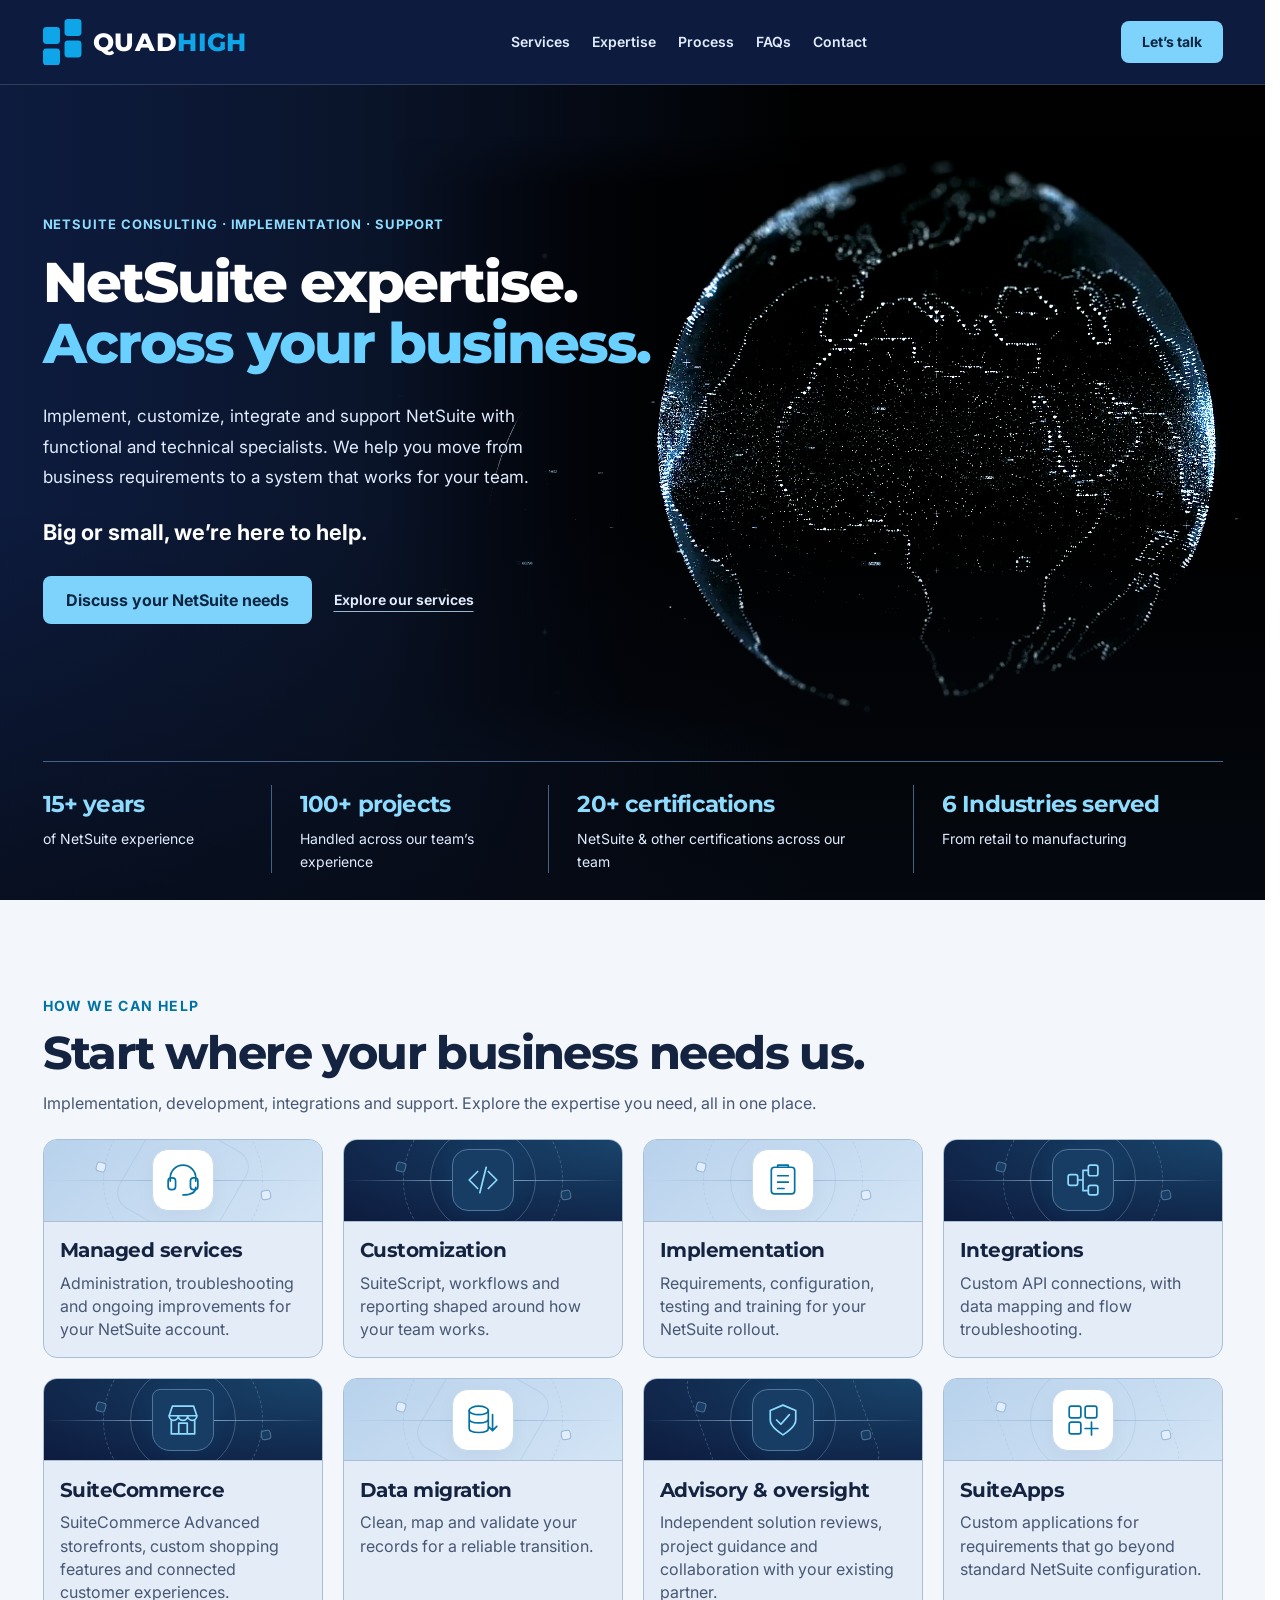
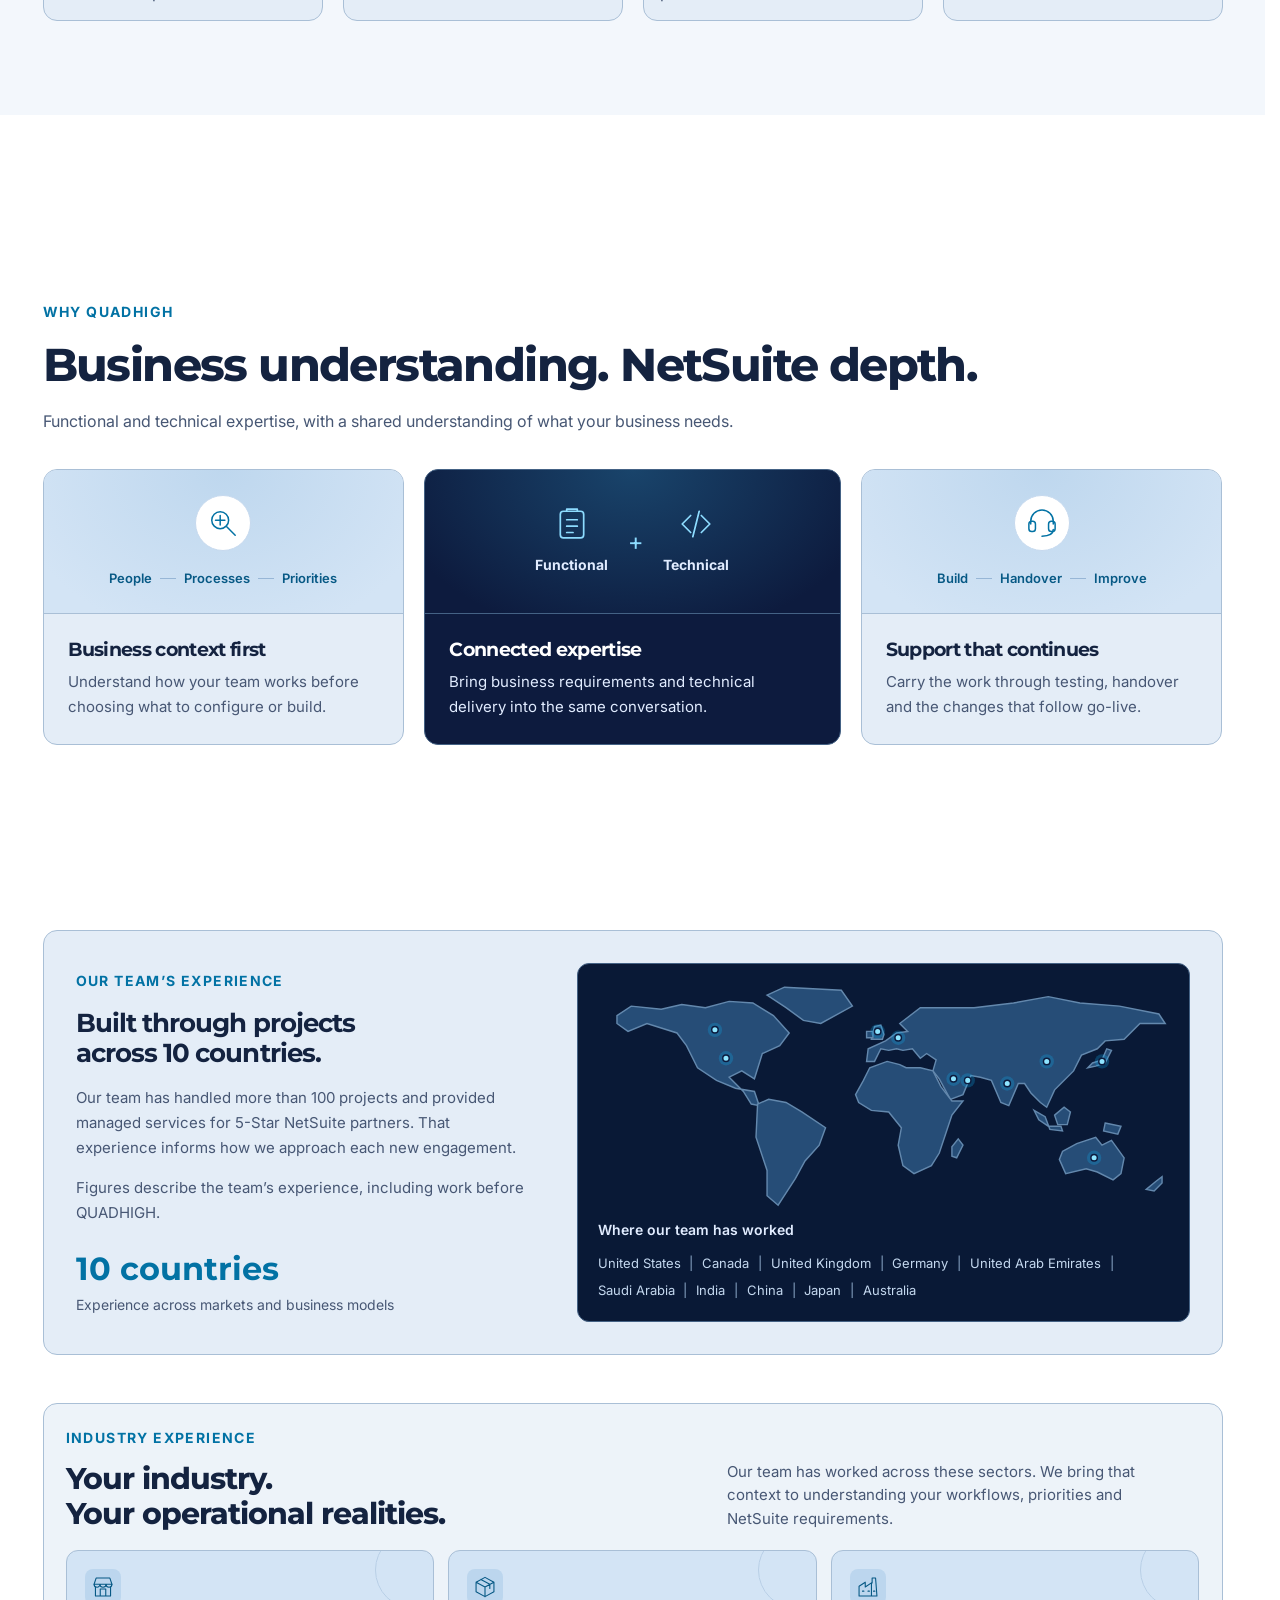
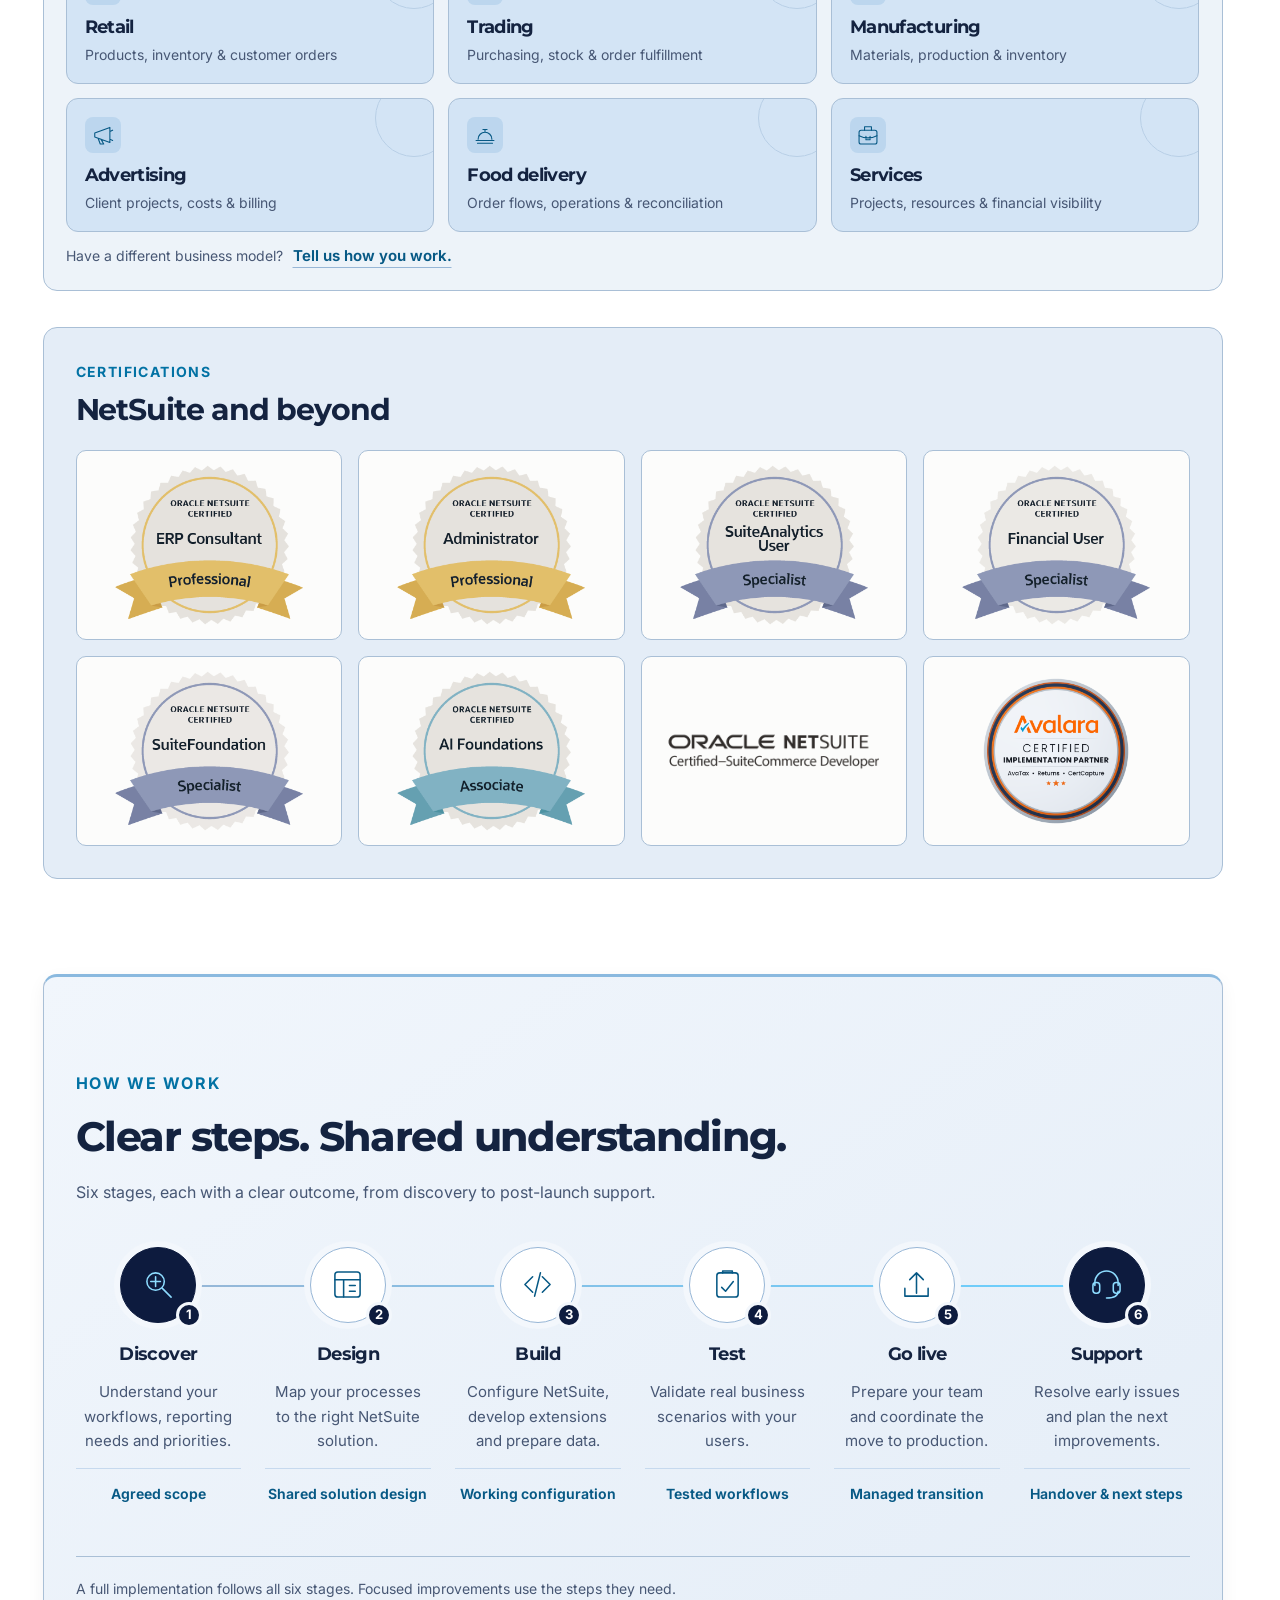
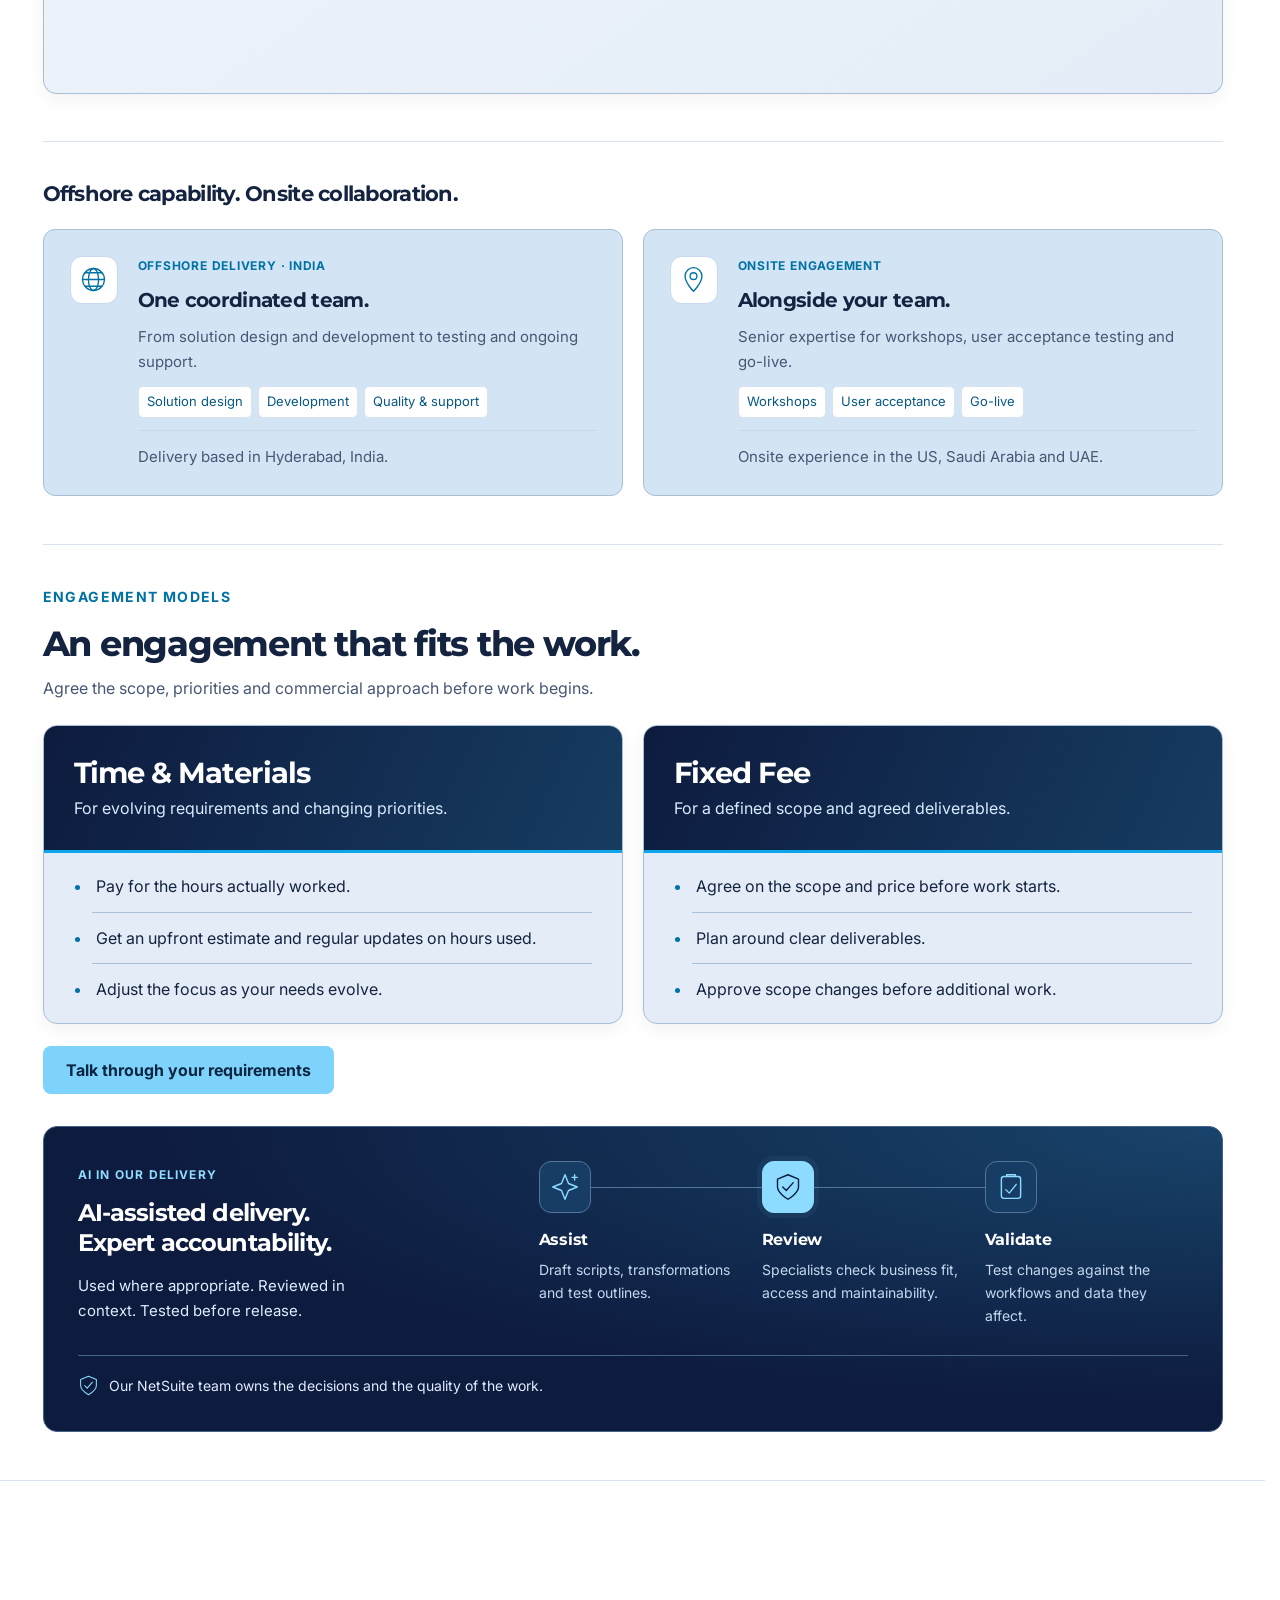
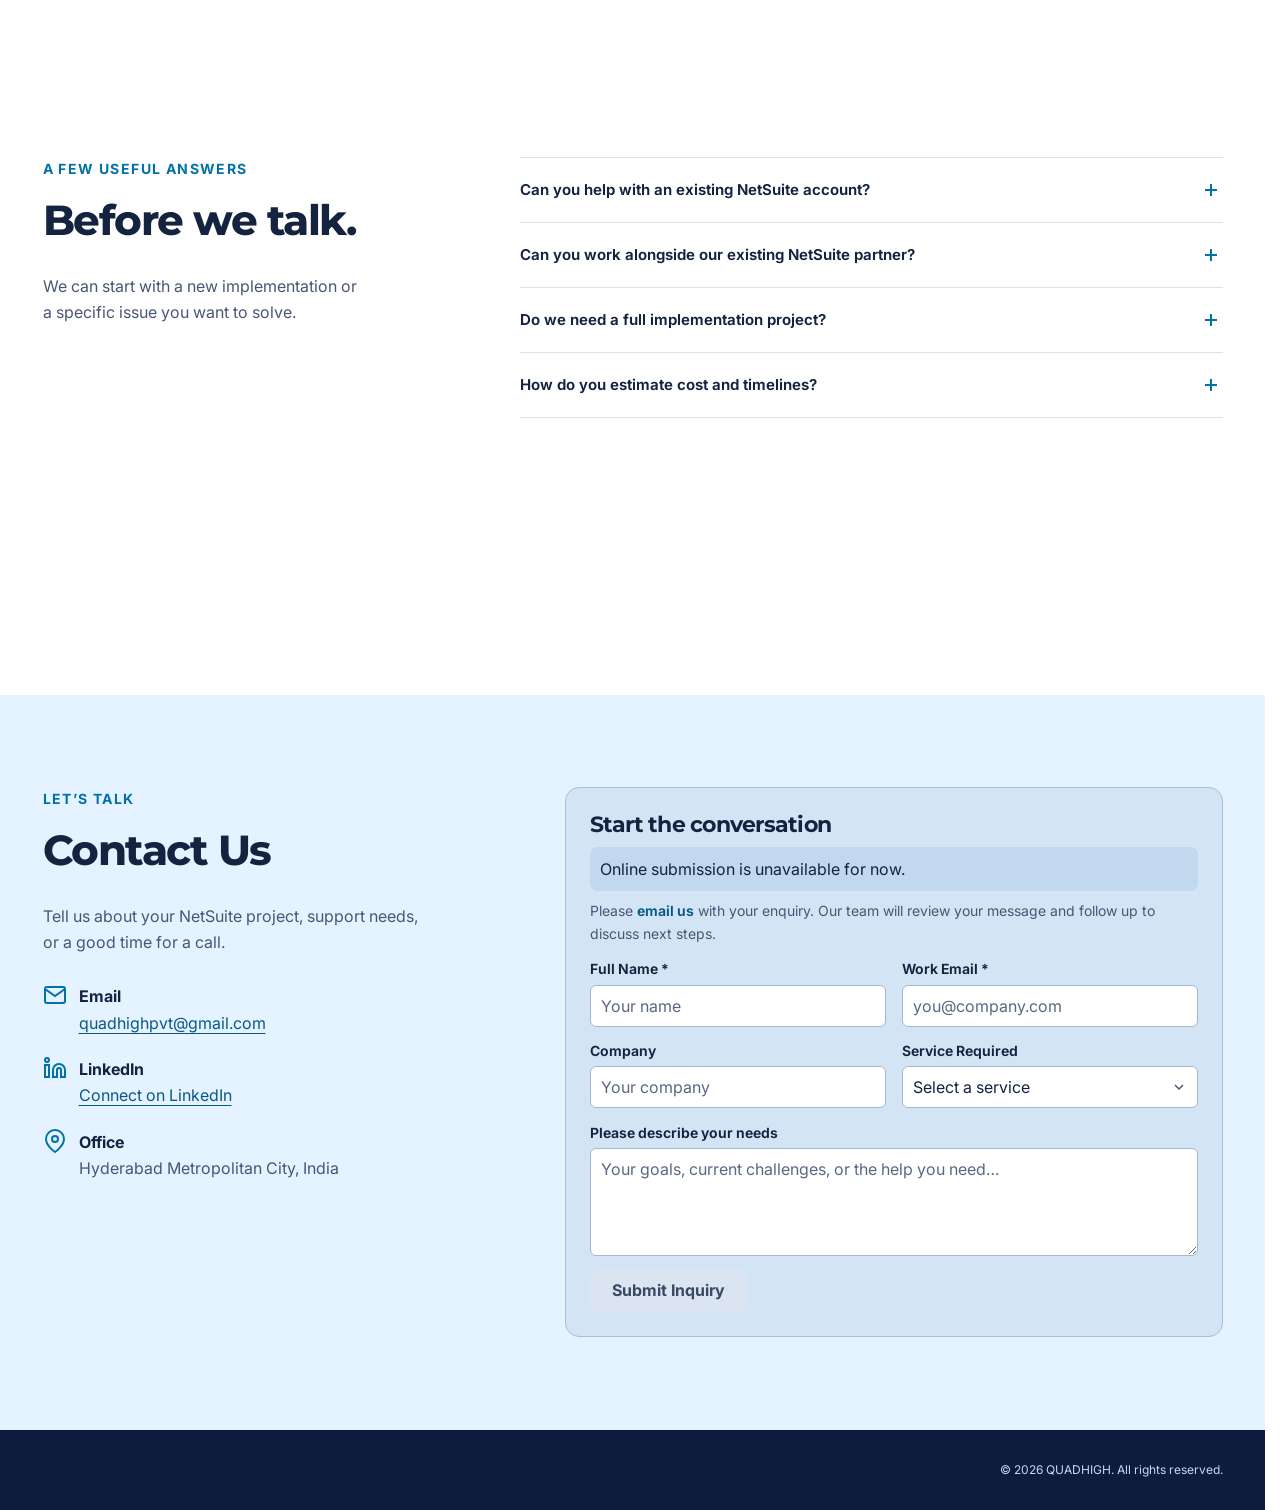
<file: index.html>
<!doctype html>
<html lang="en">
<head>
  <meta charset="utf-8">
  <meta name="viewport" content="width=device-width, initial-scale=1">
  <meta name="theme-color" content="#0d1b3e">
  <title>QUADHIGH | NetSuite Consulting, Implementation &amp; Support</title>
  <meta name="description" content="Experienced NetSuite functional and technical consulting. QUADHIGH helps you implement, customize, connect and support NetSuite, including SuiteCommerce and integrations.">
  <link rel="icon" type="image/svg+xml" href="assets/quadhigh-symbol.svg">
  <link rel="stylesheet" href="css/styles.css">
  <script src="js/main.js" defer></script>
  <script src="js/hero-motion.js" defer></script>
</head>
<body>
  <a class="skip" href="#main">Skip to content</a>
  <header class="site-header">
    <div class="wrap header-row">
      <a href="#about" class="nav-logo" aria-label="QUADHIGH home"><svg class="brand-logo-svg" viewBox="0 0 380 82" xmlns="http://www.w3.org/2000/svg" aria-label="QUADHIGH">
        <rect x="0" y="14" width="30" height="30" rx="6" fill="#0EA5E9"/>
        <rect x="0" y="52" width="30" height="30" rx="6" fill="#0EA5E9"/>
        <rect x="38" y="0" width="30" height="30" rx="6" fill="#0EA5E9"/>
        <rect x="38" y="38" width="30" height="30" rx="6" fill="#0EA5E9"/>
        <text x="88" y="57" font-family="'Montserrat',sans-serif" font-weight="800" font-size="44" letter-spacing="0.025em">
          <tspan fill="#FFFFFF">QUAD</tspan><tspan fill="#0EA5E9">HIGH</tspan>
        </text>
      </svg></a>
      <button class="menu-toggle" type="button" aria-controls="primary-nav" aria-expanded="false" hidden>Menu <span aria-hidden="true">☰</span></button>
      <nav id="primary-nav" aria-label="Primary">
        <a href="#offerings">Services</a>
        <a href="#expertise">Expertise</a>
        <a href="#process">Process</a>
        <a href="#questions">FAQs</a>
        <a href="#contact">Contact</a>
      </nav>
      <a class="cta header-cta" href="#contact">Let’s talk</a>
    </div>
  </header>
  <main id="main" tabindex="-1">
    <section data-nav-group="about" id="about" class="hero dark-section" data-motion="globe" data-hero-default="globe" aria-labelledby="hero-title">
      <div class="hero-motion" aria-hidden="true">
        <video id="hero-video" class="hero-video" poster="assets/hero-globe-hd-poster.jpg" muted loop playsinline preload="none" tabindex="-1"></video>
      </div>
      <div class="wrap">
        <div class="hero-grid">
          <div class="hero-copy">
            <p class="eyebrow">NetSuite consulting · Implementation · Support</p>
            <h1 id="hero-title">NetSuite expertise.<br><span>Across your business.</span></h1>
            <p class="hero-description">Implement, customize, integrate and support NetSuite with functional and technical specialists. We help you move from business requirements to a system that works for your team. <span class="hero-promise">Big or small, we’re here to help.</span></p>
            <div class="actions"><a class="cta" href="#contact">Discuss your NetSuite needs</a><a class="text-link light" href="#offerings">Explore our services</a></div>
          </div>
        </div>
        <div class="hero-proof" aria-label="Our expertise">
          <div><strong>15+ years</strong><span>of NetSuite experience</span></div>
          <div><strong>100+ projects</strong><span>Handled across our team’s experience</span></div>
          <div><strong>20+ certifications</strong><span>NetSuite &amp; other certifications across our team</span></div>
          <div><strong>6 Industries served</strong><span>From retail to manufacturing</span></div>
        </div>
      </div>
    </section>

    <section data-nav-group="offerings" id="offerings" class="section services" aria-labelledby="services-title"><div class="wrap">
        <div class="section-heading stacked-heading"><p class="eyebrow">How we can help</p><h2 id="services-title">Start where your business needs us.</h2><p>Implementation, development, integrations and support. Explore the expertise you need, all in one place.</p></div>
        <div class="service-gallery"><article class="service-tile" id="service-managed">
            <div class="service-art art-managed" aria-hidden="true"><span class="art-ring ring-one"></span><span class="art-ring ring-two"></span><span class="art-line"></span><span class="art-icon"><svg viewBox="0 0 32 32" fill="none" stroke="currentColor" stroke-width="1.6" stroke-linecap="round" stroke-linejoin="round" aria-hidden="true"><path d="M4 17v-3a12 12 0 0 1 24 0v3M28 23c0 5-5 7-12 7"/><rect x="2" y="14" width="7" height="11" rx="3"/><rect x="23" y="14" width="7" height="11" rx="3"/></svg></span><span class="art-square square-one"></span><span class="art-square square-two"></span></div>
            <div class="tile-copy"><h3>Managed services</h3><p>Administration, troubleshooting and ongoing improvements for your NetSuite account.</p></div>
            <span id="managed-details" class="service-anchor" aria-hidden="true"></span>
          </article><article class="service-tile" id="service-customizations">
            <div class="service-art art-customizations service-art-featured" aria-hidden="true"><span class="art-ring ring-one"></span><span class="art-ring ring-two"></span><span class="art-line"></span><span class="art-icon"><svg viewBox="0 0 32 32" fill="none" stroke="currentColor" stroke-width="1.6" stroke-linecap="round" stroke-linejoin="round" aria-hidden="true"><path d="m11 8-8 8 8 8m10-16 8 8-8 8M19 4l-6 24"/></svg></span><span class="art-square square-one"></span><span class="art-square square-two"></span></div>
            <div class="tile-copy"><h3>Customization</h3><p>SuiteScript, workflows and reporting shaped around how your team works.</p></div>
            <span id="customizations-details" class="service-anchor" aria-hidden="true"></span>
          </article><article class="service-tile" id="service-implementations">
            <div class="service-art art-implementations" aria-hidden="true"><span class="art-ring ring-one"></span><span class="art-ring ring-two"></span><span class="art-line"></span><span class="art-icon"><svg viewBox="0 0 32 32" fill="none" stroke="currentColor" stroke-width="1.6" stroke-linecap="round" stroke-linejoin="round" aria-hidden="true"><rect x="5" y="4" width="22" height="25" rx="3"/><path d="M11 4V2h10v2M11 12h10M11 18h10M11 24h6"/></svg></span><span class="art-square square-one"></span><span class="art-square square-two"></span></div>
            <div class="tile-copy"><h3>Implementation</h3><p>Requirements, configuration, testing and training for your NetSuite rollout.</p></div>
            <span id="implementations-details" class="service-anchor" aria-hidden="true"></span>
          </article><article class="service-tile" id="service-integrations">
            <div class="service-art art-integrations service-art-featured" aria-hidden="true"><span class="art-ring ring-one"></span><span class="art-ring ring-two"></span><span class="art-line"></span><span class="art-icon"><svg viewBox="0 0 32 32" fill="none" stroke="currentColor" stroke-width="1.6" stroke-linecap="round" stroke-linejoin="round" aria-hidden="true"><rect x="2" y="11" width="9" height="10" rx="2"/><rect x="21" y="2" width="9" height="10" rx="2"/><rect x="21" y="21" width="9" height="9" rx="2"/><path d="M11 16h5V7h5M16 16v10h5"/></svg></span><span class="art-square square-one"></span><span class="art-square square-two"></span></div>
            <div class="tile-copy"><h3>Integrations</h3><p>Custom API connections, with data mapping and flow troubleshooting.</p></div>
            <span id="integrations" class="service-anchor" aria-hidden="true"></span>
          </article><article class="service-tile" id="service-commerce">
            <div class="service-art art-commerce service-art-featured" aria-hidden="true"><span class="art-ring ring-one"></span><span class="art-ring ring-two"></span><span class="art-line"></span><span class="art-icon"><svg viewBox="0 0 32 32" fill="none" stroke="currentColor" stroke-width="1.6" stroke-linecap="round" stroke-linejoin="round" aria-hidden="true"><path d="M3 12 6 3h20l3 9M5 16v13h22V16M12 29V19h8v10"/><path d="M3 12a4.3 4.3 0 0 0 8.6 0 4.4 4.4 0 0 0 8.8 0 4.3 4.3 0 0 0 8.6 0Z"/></svg></span><span class="art-square square-one"></span><span class="art-square square-two"></span></div>
            <div class="tile-copy"><h3>SuiteCommerce</h3><p>SuiteCommerce Advanced storefronts, custom shopping features and connected customer experiences.</p></div>
            <span id="commerce" class="service-anchor" aria-hidden="true"></span>
          </article><article class="service-tile" id="service-migration">
            <div class="service-art art-migration" aria-hidden="true"><span class="art-ring ring-one"></span><span class="art-ring ring-two"></span><span class="art-line"></span><span class="art-icon"><svg viewBox="0 0 32 32" fill="none" stroke="currentColor" stroke-width="1.6" stroke-linecap="round" stroke-linejoin="round" aria-hidden="true"><ellipse cx="12" cy="7" rx="9" ry="4"/><path d="M3 7v17c0 5 18 5 18 0V7M3 15c0 5 18 5 18 0M25 11v15m-4-4 4 4 4-4"/></svg></span><span class="art-square square-one"></span><span class="art-square square-two"></span></div>
            <div class="tile-copy"><h3>Data migration</h3><p>Clean, map and validate your records for a reliable transition.</p></div>
            <span id="migration-details" class="service-anchor" aria-hidden="true"></span>
          </article><article class="service-tile" id="service-advisory">
            <div class="service-art art-advisory service-art-featured" aria-hidden="true"><span class="art-ring ring-one"></span><span class="art-ring ring-two"></span><span class="art-line"></span><span class="art-icon"><svg viewBox="0 0 32 32" fill="none" stroke="currentColor" stroke-width="1.6" stroke-linecap="round" stroke-linejoin="round" aria-hidden="true"><path d="m16 2 12 5v9c0 7-12 14-12 14S4 23 4 16V7Zm-6 14 4 4 8-9"/></svg></span><span class="art-square square-one"></span><span class="art-square square-two"></span></div>
            <div class="tile-copy"><h3>Advisory &amp; oversight</h3><p>Independent solution reviews, project guidance and collaboration with your existing partner.</p></div>
            <span id="advisory-details" class="service-anchor" aria-hidden="true"></span>
          </article><article class="service-tile" id="service-suiteapps">
            <div class="service-art art-suiteapps" aria-hidden="true"><span class="art-ring ring-one"></span><span class="art-ring ring-two"></span><span class="art-line"></span><span class="art-icon"><svg viewBox="0 0 32 32" fill="none" stroke="currentColor" stroke-width="1.6" stroke-linecap="round" stroke-linejoin="round" aria-hidden="true"><rect x="3" y="3" width="11" height="11" rx="2"/><rect x="18" y="3" width="11" height="11" rx="2"/><rect x="3" y="18" width="11" height="11" rx="2"/><path d="M18 24h12m-6-6v12"/></svg></span><span class="art-square square-one"></span><span class="art-square square-two"></span></div>
            <div class="tile-copy"><h3>SuiteApps</h3><p>Custom applications for requirements that go beyond standard NetSuite configuration.</p></div>
            <span id="suiteapps-details" class="service-anchor" aria-hidden="true"></span>
          </article></div>
      
        
      </div></section>

    <section data-nav-group="expertise" id="expertise" class="section expertise" aria-labelledby="expertise-title">
      <div class="wrap">
        <div class="section-overview">
          <div class="section-heading stacked-heading"><p class="eyebrow">Why QUADHIGH</p><h2 id="expertise-title">Business understanding. NetSuite depth.</h2><p>Functional and technical expertise, with a shared understanding of what your business needs.</p></div>
          <div class="expertise-points why-gallery">
            <article class="why-card"><div class="why-art"><span class="why-icon"><svg viewBox="0 0 32 32" fill="none" stroke="currentColor" stroke-width="1.6" stroke-linecap="round" stroke-linejoin="round" aria-hidden="true"><circle cx="13" cy="13" r="9"/><path d="m20 20 9 9M8 13h10m-5-5v10"/></svg></span><div class="why-mini-flow"><span>People</span><i></i><span>Processes</span><i></i><span>Priorities</span></div></div><div class="why-copy"><h3>Business context first</h3><p>Understand how your team works before choosing what to configure or build.</p></div></article>
            <article class="why-card why-featured"><div class="why-art"><div class="expertise-pair"><span><svg viewBox="0 0 32 32" fill="none" stroke="currentColor" stroke-width="1.6" stroke-linecap="round" stroke-linejoin="round" aria-hidden="true"><rect x="5" y="4" width="22" height="25" rx="3"/><path d="M11 4V2h10v2M11 12h10M11 18h10M11 24h6"/></svg><strong>Functional</strong></span><b aria-hidden="true">+</b><span><svg viewBox="0 0 32 32" fill="none" stroke="currentColor" stroke-width="1.6" stroke-linecap="round" stroke-linejoin="round" aria-hidden="true"><path d="m11 8-8 8 8 8m10-16 8 8-8 8M19 4l-6 24"/></svg><strong>Technical</strong></span></div></div><div class="why-copy"><h3>Connected expertise</h3><p>Bring business requirements and technical delivery into the same conversation.</p></div></article>
            <article class="why-card"><div class="why-art"><span class="why-icon"><svg viewBox="0 0 32 32" fill="none" stroke="currentColor" stroke-width="1.6" stroke-linecap="round" stroke-linejoin="round" aria-hidden="true"><path d="M4 17v-3a12 12 0 0 1 24 0v3M28 23c0 5-5 7-12 7"/><rect x="2" y="14" width="7" height="11" rx="3"/><rect x="23" y="14" width="7" height="11" rx="3"/></svg></span><div class="why-mini-flow"><span>Build</span><i></i><span>Handover</span><i></i><span>Improve</span></div></div><div class="why-copy"><h3>Support that continues</h3><p>Carry the work through testing, handover and the changes that follow go-live.</p></div></article>
          </div>
        </div>
        <div class="experience-grid" id="experience"><div class="experience-copy"><p class="eyebrow">Our team’s experience</p><h3>Built through projects<br>across 10 countries.</h3><p>Our team has handled more than 100 projects and provided managed services for 5-Star NetSuite partners. That experience informs how we approach each new engagement.</p><p class="small-note">Figures describe the team’s experience, including work before QUADHIGH.</p><div class="experience-metrics"><div><strong>10 countries</strong><span>Experience across markets and business models</span></div></div></div><figure class="map">
            <svg viewBox="0 0 795 315" role="img" aria-label="World map showing countries where our team has worked">
<polygon class="continent" points="26.4,44.0 46.2,30.8 88.0,35.2 116.6,28.6 149.6,33.0 182.6,24.2 215.6,26.4 244.2,44.0 266.2,68.2 253.0,85.8 228.8,96.8 217.8,132.0 200.2,121.0 182.6,129.8 202.4,149.6 213.4,167.2 224.4,169.4 217.8,149.6 191.4,145.2 165.0,134.2 138.6,116.6 123.2,85.8 110.0,68.2 68.2,55.0 41.8,66.0 26.4,55.0"/>
<polygon class="continent" points="235.4,15.4 259.6,4.4 338.8,8.8 354.2,30.8 310.2,55.0 286.0,50.6 261.8,33.0"/>
<polygon class="continent" points="222.2,167.2 237.6,160.6 261.8,165.0 283.8,178.2 316.8,200.2 308.0,224.4 288.2,246.4 275.0,270.6 250.8,308.0 235.4,294.8 235.4,259.6 220.0,213.4"/>
<polygon class="continent" points="374.0,107.8 376.2,90.2 400.4,79.2 415.8,68.2 431.2,66.0 420.2,55.0 448.8,33.0 523.6,33.0 578.6,26.4 627.0,17.6 671.0,26.4 726.0,30.8 781.0,41.8 789.8,55.0 754.6,55.0 732.6,77.0 706.2,79.2 695.2,90.2 673.2,99.0 662.2,121.0 644.6,138.6 635.8,147.4 624.8,171.6 616.0,165.0 602.8,151.8 594.0,138.6 585.2,138.6 572.0,169.4 561.0,165.0 547.8,134.2 532.4,129.8 519.2,127.6 508.2,154.0 490.6,160.6 475.2,132.0 466.4,121.0 470.8,105.6 457.6,96.8 448.8,103.4 437.8,90.2 424.6,92.4 415.8,90.2 404.8,92.4 393.8,90.2 385.0,107.8"/>
<polygon class="continent" points="358.6,154.0 369.6,134.2 378.4,116.6 402.6,107.8 420.2,112.2 429.0,116.6 448.8,116.6 466.4,121.0 477.4,143.0 492.8,162.8 508.2,162.8 492.8,182.6 484.0,209.0 475.2,235.4 464.2,253.0 440.0,264.0 424.6,253.0 418.0,224.4 422.4,200.2 404.8,178.2 380.6,176.0 363.0,165.0"/>
<polygon class="continent" points="380.6,77.0 385.0,59.4 393.8,57.2 398.2,70.4 396.0,77.0"/>
<polygon class="continent" points="374.0,74.8 374.0,66.0 382.8,66.0 382.8,74.8"/>
<polygon class="continent" points="682.0,116.6 688.6,110.0 701.8,105.6 708.4,90.2 715.0,92.4 706.2,110.0 693.0,114.4"/>
<polygon class="continent" points="646.8,233.2 666.6,222.2 693.0,213.4 701.8,224.4 715.0,217.8 732.6,242.0 728.2,264.0 717.2,272.8 695.2,261.8 679.8,257.4 651.2,264.0 642.4,244.2"/>
<polygon class="continent" points="607.2,176.0 622.6,184.8 629.2,202.4 646.8,204.6 644.6,198.0 627.0,198.0 613.8,189.2"/>
<polygon class="continent" points="635.8,182.6 649.0,171.6 657.8,178.2 653.4,195.8 640.2,195.8"/>
<polygon class="continent" points="706.2,193.6 728.2,198.0 723.8,209.0 704.0,204.6"/>
<polygon class="continent" points="501.6,215.6 508.2,224.4 499.4,242.0 492.8,239.8 492.8,226.6"/>
<polygon class="continent" points="763.4,286.0 776.6,275.0 785.4,268.4 785.4,277.2 774.4,288.2"/>
  <g><title>United States</title><circle class="pin-halo" cx="178.20000000000002" cy="103.4" r="10"/><circle class="pin" cx="178.20000000000002" cy="103.4" r="4.5"/></g>
  <g><title>Canada</title><circle class="pin-halo" cx="162.8" cy="63.800000000000004" r="10"/><circle class="pin" cx="162.8" cy="63.800000000000004" r="4.5"/></g>
  <g><title>United Kingdom</title><circle class="pin-halo" cx="389.40000000000003" cy="66" r="10"/><circle class="pin" cx="389.40000000000003" cy="66" r="4.5"/></g>
  <g><title>Germany</title><circle class="pin-halo" cx="418.00000000000006" cy="74.80000000000001" r="10"/><circle class="pin" cx="418.00000000000006" cy="74.80000000000001" r="4.5"/></g>
  <g><title>United Arab Emirates</title><circle class="pin-halo" cx="514.8000000000001" cy="134.20000000000002" r="10"/><circle class="pin" cx="514.8000000000001" cy="134.20000000000002" r="4.5"/></g>
  <g><title>Saudi Arabia</title><circle class="pin-halo" cx="495.00000000000006" cy="132" r="10"/><circle class="pin" cx="495.00000000000006" cy="132" r="4.5"/></g>
  <g><title>India</title><circle class="pin-halo" cx="569.8000000000001" cy="138.60000000000002" r="10"/><circle class="pin" cx="569.8000000000001" cy="138.60000000000002" r="4.5"/></g>
  <g><title>China</title><circle class="pin-halo" cx="624.8000000000001" cy="107.80000000000001" r="10"/><circle class="pin" cx="624.8000000000001" cy="107.80000000000001" r="4.5"/></g>
  <g><title>Japan</title><circle class="pin-halo" cx="701.8000000000001" cy="107.80000000000001" r="10"/><circle class="pin" cx="701.8000000000001" cy="107.80000000000001" r="4.5"/></g>
  <g><title>Australia</title><circle class="pin-halo" cx="690.8000000000001" cy="242.00000000000003" r="10"/><circle class="pin" cx="690.8000000000001" cy="242.00000000000003" r="4.5"/></g>
</svg>
            <figcaption>Where our team has worked</figcaption>
            <ul><li>United States<span class="country-divider" aria-hidden="true">|</span></li><li>Canada<span class="country-divider" aria-hidden="true">|</span></li><li>United Kingdom<span class="country-divider" aria-hidden="true">|</span></li><li>Germany<span class="country-divider" aria-hidden="true">|</span></li><li>United Arab Emirates<span class="country-divider" aria-hidden="true">|</span></li><li>Saudi Arabia<span class="country-divider" aria-hidden="true">|</span></li><li>India<span class="country-divider" aria-hidden="true">|</span></li><li>China<span class="country-divider" aria-hidden="true">|</span></li><li>Japan<span class="country-divider" aria-hidden="true">|</span></li><li>Australia</li></ul>
          </figure></div>
        
        <section id="industries" class="grouped-section industries-section" aria-labelledby="industries-title"><div><div class="section-heading split-heading"><div><p class="eyebrow">Industry experience</p><h2 id="industries-title">Your industry.<br>Your operational realities.</h2></div><p>Our team has worked across these sectors. We bring that context to understanding your workflows, priorities and NetSuite requirements.</p></div><div class="industry-grid"><article class="industry-card"><div class="industry-icon"><svg viewBox="0 0 32 32" fill="none" stroke="currentColor" stroke-width="1.6" stroke-linecap="round" stroke-linejoin="round" aria-hidden="true"><path d="M3 12 6 3h20l3 9M5 16v13h22V16M12 29V19h8v10"/><path d="M3 12a4.3 4.3 0 0 0 8.6 0 4.4 4.4 0 0 0 8.8 0 4.3 4.3 0 0 0 8.6 0Z"/></svg></div><h3>Retail</h3><p>Products, inventory &amp; customer orders</p></article><article class="industry-card"><div class="industry-icon"><svg viewBox="0 0 32 32" fill="none" stroke="currentColor" stroke-width="1.6" stroke-linecap="round" stroke-linejoin="round" aria-hidden="true"><path d="m16 2 13 7v14l-13 7L3 23V9Zm0 14L3 9m13 7 13-7M16 16v14M10 5l13 7v6"/></svg></div><h3>Trading</h3><p>Purchasing, stock &amp; order fulfillment</p></article><article class="industry-card"><div class="industry-icon"><svg viewBox="0 0 32 32" fill="none" stroke="currentColor" stroke-width="1.6" stroke-linecap="round" stroke-linejoin="round" aria-hidden="true"><path d="M3 29V15l9-6v7l9-6v19ZM22 10V3h5l2 26H3M8 22h2m6 0h2m6 0h2"/></svg></div><h3>Manufacturing</h3><p>Materials, production &amp; inventory</p></article><article class="industry-card"><div class="industry-icon"><svg viewBox="0 0 32 32" fill="none" stroke="currentColor" stroke-width="1.6" stroke-linecap="round" stroke-linejoin="round" aria-hidden="true"><path d="m4 13 22-8v22L4 19Zm5 8 3 8h5l-4-7M26 11l4-2m-4 13 4 2"/></svg></div><h3>Advertising</h3><p>Client projects, costs &amp; billing</p></article><article class="industry-card"><div class="industry-icon"><svg viewBox="0 0 32 32" fill="none" stroke="currentColor" stroke-width="1.6" stroke-linecap="round" stroke-linejoin="round" aria-hidden="true"><path d="M3 24h26M6 22a10 10 0 0 1 20 0M16 12V8m-3 0h6M5 28h22"/></svg></div><h3>Food delivery</h3><p>Order flows, operations &amp; reconciliation</p></article><article class="industry-card"><div class="industry-icon"><svg viewBox="0 0 32 32" fill="none" stroke="currentColor" stroke-width="1.6" stroke-linecap="round" stroke-linejoin="round" aria-hidden="true"><rect x="3" y="9" width="26" height="20" rx="3"/><path d="M11 9V4h10v5M3 17c8 4 18 4 26 0M13 18v5h6v-5"/></svg></div><h3>Services</h3><p>Projects, resources &amp; financial visibility</p></article></div><p class="industry-note">Have a different business model? <a class="text-link" href="#contact">Tell us how you work.</a></p></div></section>
        <section class="credentials-panel" id="credentials" aria-labelledby="certifications-title">
          <div class="credentials-heading">
            <p class="eyebrow">Certifications</p>
            <h3 id="certifications-title">NetSuite and beyond</h3>
          </div>
          <ul class="credential-showcase" role="list">
            <li class="credential-seal"><img src="assets/badges/erp-consultant.png" width="552" height="276" alt="ERP Consultant Professional" loading="lazy"></li>
            <li class="credential-seal"><img src="assets/badges/administrator.png" width="552" height="276" alt="Administrator Professional" loading="lazy"></li>
            <li class="credential-seal"><img src="assets/badges/suiteanalytics.png" width="552" height="276" alt="SuiteAnalytics User Specialist" loading="lazy"></li>
            <li class="credential-seal"><img src="assets/badges/financial-user.png" width="552" height="276" alt="Financial User Specialist" loading="lazy"></li>
            <li class="credential-seal"><img src="assets/badges/suitefoundations.png" width="552" height="276" alt="Suite Foundations" loading="lazy"></li>
            <li class="credential-seal"><img src="assets/badges/ai-foundations.png" width="552" height="276" alt="AI Foundations" loading="lazy"></li>
            <li class="credential-wide"><img src="assets/badges/suitecommerce.png" width="1200" height="300" alt="SuiteCommerce Developer" loading="lazy"></li>
            <li class="credential-round"><img src="assets/badges/avalara.png" width="2048" height="2048" alt="Avalara Implementation Partner for AvaTax, Returns &amp; CertCapture" loading="lazy"></li>
          </ul>
        </section>
      </div>
    </section>

    <section data-nav-group="process" id="process" class="section process" aria-labelledby="process-title">
      <div class="wrap">
        <div class="section-overview">
          <div class="section-heading approach-heading"><p class="eyebrow">How we work</p><h2 id="process-title">Clear steps. Shared understanding.</h2><p>Six stages, each with a clear outcome, from discovery to post-launch support.</p></div>
          <ol class="approach-timeline" aria-label="Six stages of our implementation process"><li class="approach-step"><div class="approach-node" aria-hidden="true"><span class="approach-icon"><svg viewBox="0 0 32 32" fill="none" stroke="currentColor" stroke-width="1.6" stroke-linecap="round" stroke-linejoin="round" aria-hidden="true"><circle cx="13" cy="13" r="9"/><path d="m20 20 9 9M8 13h10m-5-5v10"/></svg></span><span class="approach-number">1</span></div><h3>Discover</h3><p>Understand your workflows, reporting needs and priorities.</p><div class="approach-outcome"><span class="approach-outcome-label">Outcome</span><strong>Agreed scope</strong></div></li>
            <li class="approach-step"><div class="approach-node" aria-hidden="true"><span class="approach-icon"><svg viewBox="0 0 32 32" fill="none" stroke="currentColor" stroke-width="1.6" stroke-linecap="round" stroke-linejoin="round" aria-hidden="true"><rect x="3" y="3" width="26" height="26" rx="3"/><path d="M3 11h26M12 11v18m6-12h6m-6 6h6"/></svg></span><span class="approach-number">2</span></div><h3>Design</h3><p>Map your processes to the right NetSuite solution.</p><div class="approach-outcome"><span class="approach-outcome-label">Outcome</span><strong>Shared solution design</strong></div></li>
            <li class="approach-step"><div class="approach-node" aria-hidden="true"><span class="approach-icon"><svg viewBox="0 0 32 32" fill="none" stroke="currentColor" stroke-width="1.6" stroke-linecap="round" stroke-linejoin="round" aria-hidden="true"><path d="m11 8-8 8 8 8m10-16 8 8-8 8M19 4l-6 24"/></svg></span><span class="approach-number">3</span></div><h3>Build</h3><p>Configure NetSuite, develop extensions and prepare data.</p><div class="approach-outcome"><span class="approach-outcome-label">Outcome</span><strong>Working configuration</strong></div></li>
            <li class="approach-step"><div class="approach-node" aria-hidden="true"><span class="approach-icon"><svg viewBox="0 0 32 32" fill="none" stroke="currentColor" stroke-width="1.6" stroke-linecap="round" stroke-linejoin="round" aria-hidden="true"><rect x="5" y="4" width="22" height="25" rx="3"/><path d="M11 4V2h10v2m-11 15 4 4 8-10"/></svg></span><span class="approach-number">4</span></div><h3>Test</h3><p>Validate real business scenarios with your users.</p><div class="approach-outcome"><span class="approach-outcome-label">Outcome</span><strong>Tested workflows</strong></div></li>
            <li class="approach-step"><div class="approach-node" aria-hidden="true"><span class="approach-icon"><svg viewBox="0 0 32 32" fill="none" stroke="currentColor" stroke-width="1.6" stroke-linecap="round" stroke-linejoin="round" aria-hidden="true"><path d="M16 25V4m-7 7 7-7 7 7M4 20v8h24v-8"/></svg></span><span class="approach-number">5</span></div><h3>Go live</h3><p>Prepare your team and coordinate the move to production.</p><div class="approach-outcome"><span class="approach-outcome-label">Outcome</span><strong>Managed transition</strong></div></li>
            <li class="approach-step"><div class="approach-node" aria-hidden="true"><span class="approach-icon"><svg viewBox="0 0 32 32" fill="none" stroke="currentColor" stroke-width="1.6" stroke-linecap="round" stroke-linejoin="round" aria-hidden="true"><path d="M4 17v-3a12 12 0 0 1 24 0v3M28 23c0 5-5 7-12 7"/><rect x="2" y="14" width="7" height="11" rx="3"/><rect x="23" y="14" width="7" height="11" rx="3"/></svg></span><span class="approach-number">6</span></div><h3>Support</h3><p>Resolve early issues and plan the next improvements.</p><div class="approach-outcome"><span class="approach-outcome-label">Outcome</span><strong>Handover &amp; next steps</strong></div></li></ol>
          <p class="approach-note">A full implementation follows all six stages. Focused improvements use the steps they need.</p>
        </div>
        <section id="delivery" class="grouped-section delivery-section" aria-labelledby="delivery-title"><div class="delivery-intro compact-delivery-intro"><h3 id="delivery-title">Offshore capability. Onsite collaboration.</h3></div>
        <div class="delivery-grid delivery-options">
          <article class="delivery-option offshore-option"><span class="delivery-option-icon"><svg viewBox="0 0 32 32" fill="none" stroke="currentColor" stroke-width="1.6" stroke-linecap="round" stroke-linejoin="round" aria-hidden="true"><circle cx="16" cy="16" r="13"/><ellipse cx="16" cy="16" rx="6" ry="13"/><path d="M3 16h26M6 8h20M6 24h20"/></svg></span><div class="delivery-option-copy"><p class="eyebrow">Offshore delivery · India</p><h3>One coordinated team.</h3><p>From solution design and development to testing and ongoing support.</p><div class="delivery-chips"><span>Solution design</span><span>Development</span><span>Quality &amp; support</span></div><p class="delivery-note">Delivery based in Hyderabad, India.</p></div></article>
          <article class="delivery-option onsite-option"><span class="delivery-option-icon"><svg viewBox="0 0 32 32" fill="none" stroke="currentColor" stroke-width="1.6" stroke-linecap="round" stroke-linejoin="round" aria-hidden="true"><path d="M26 12c0 8-10 18-10 18S6 20 6 12a10 10 0 0 1 20 0Z"/><circle cx="16" cy="12" r="4"/></svg></span><div class="delivery-option-copy"><p class="eyebrow">Onsite engagement</p><h3>Alongside your team.</h3><p>Senior expertise for workshops, user acceptance testing and go-live.</p><div class="delivery-chips"><span>Workshops</span><span>User acceptance</span><span>Go-live</span></div><p class="delivery-note">Onsite experience in the US, Saudi Arabia and UAE.</p></div></article>
        </div></section>
        <section id="engagement" class="grouped-section engagement" aria-labelledby="engagement-title">
          <div class="engagement-intro">
            <p class="eyebrow">Engagement models</p>
            <h2 id="engagement-title">An engagement that fits the work.</h2>
            <p>Agree the scope, priorities and commercial approach before work begins.</p>
          </div>
          <div class="engagement-options">
            <article>
              <header>
                <h3>Time &amp; Materials</h3>
                <p>For evolving requirements and changing priorities.</p>
              </header>
              <ul>
                <li>Pay for the hours actually worked.</li>
                <li>Get an upfront estimate and regular updates on hours used.</li>
                <li>Adjust the focus as your needs evolve.</li>
              </ul>
            </article>
            <article>
              <header>
                <h3>Fixed Fee</h3>
                <p>For a defined scope and agreed deliverables.</p>
              </header>
              <ul>
                <li>Agree on the scope and price before work starts.</li>
                <li>Plan around clear deliverables.</li>
                <li>Approve scope changes before additional work.</li>
              </ul>
            </article>
          </div>
          <a class="cta engagement-cta" href="#contact">Talk through your requirements</a>
        </section>
        <div class="ai-delivery-panel" id="ai-delivery" aria-labelledby="ai-title">
          <div class="ai-panel-copy"><p class="eyebrow">AI in our delivery</p><h3 id="ai-title">AI-assisted delivery.<br>Expert accountability.</h3><p>Used where appropriate. Reviewed in context. Tested before release.</p></div>
          <div class="ai-review-flow"><article><span class="ai-flow-icon"><svg viewBox="0 0 32 32" fill="none" stroke="currentColor" stroke-width="1.6" stroke-linecap="round" stroke-linejoin="round" aria-hidden="true"><path d="m16 2 4 10 10 4-10 4-4 10-4-10L2 16l10-4ZM27 2v6m-3-3h6"/></svg></span><h4>Assist</h4><p>Draft scripts, transformations and test outlines.</p></article><article class="human-review"><span class="ai-flow-icon"><svg viewBox="0 0 32 32" fill="none" stroke="currentColor" stroke-width="1.6" stroke-linecap="round" stroke-linejoin="round" aria-hidden="true"><path d="m16 2 12 5v9c0 7-12 14-12 14S4 23 4 16V7Zm-6 14 4 4 8-9"/></svg></span><h4>Review</h4><p>Specialists check business fit, access and maintainability.</p></article><article><span class="ai-flow-icon"><svg viewBox="0 0 32 32" fill="none" stroke="currentColor" stroke-width="1.6" stroke-linecap="round" stroke-linejoin="round" aria-hidden="true"><rect x="5" y="4" width="22" height="25" rx="3"/><path d="M11 4V2h10v2m-11 15 4 4 8-10"/></svg></span><h4>Validate</h4><p>Test changes against the workflows and data they affect.</p></article></div>
          <div class="ai-accountability"><span class="ai-accountability-icon"><svg viewBox="0 0 32 32" fill="none" stroke="currentColor" stroke-width="1.6" stroke-linecap="round" stroke-linejoin="round" aria-hidden="true"><path d="m16 2 12 5v9c0 7-12 14-12 14S4 23 4 16V7Zm-6 14 4 4 8-9"/></svg></span><span>Our NetSuite team owns the decisions and the quality of the work.</span></div>
        </div>
      </div>
    </section>

    <section data-nav-group="questions" id="questions" class="section faq" aria-labelledby="faq-title"><div class="wrap faq-grid"><div><p class="eyebrow">A few useful answers</p><h2 id="faq-title">Before we talk.</h2><p>We can start with a new implementation or a specific issue you want to solve.</p></div><div class="faq-list">
      <details><summary>Can you help with an existing NetSuite account?<span class="expand-icon" aria-hidden="true"></span></summary><p>Yes. Our services cover existing accounts as well as new implementations, including configuration improvements, custom development, integrations and managed support.</p></details>
      <details><summary>Can you work alongside our existing NetSuite partner?<span class="expand-icon" aria-hidden="true"></span></summary><p>Yes. Our advisory and oversight offering provides client-side project management and solution reviews. We agree responsibilities and how to collaborate at the start of the engagement.</p></details>
      <details><summary>Do we need a full implementation project?<span class="expand-icon" aria-hidden="true"></span></summary><p>No. You can discuss a specific enhancement, integration, storefront requirement or support need. We’ll scope the work around the problem you want to solve.</p></details>
      <details><summary>How do you estimate cost and timelines?<span class="expand-icon" aria-hidden="true"></span></summary><p>We first understand your requirements, current setup, data and integrations. We then discuss an estimate and an appropriate engagement model, including any dependencies on your team.</p></details>
    </div></div></section>

    <section data-nav-group="contact" id="contact" class="section contact" aria-labelledby="contact-title">
      <div class="wrap contact-grid">
        <div class="contact-copy">
          <p class="eyebrow">Let’s talk</p>
          <h2 id="contact-title">Contact Us</h2>
          <p>Tell us about your NetSuite project, support needs, or a good time for a call.</p>
          <div class="contact-info">
            <div class="contact-item">
              <svg aria-hidden="true" viewBox="0 0 24 24" fill="none" stroke="currentColor" stroke-width="2"><path d="M4 4h16c1.1 0 2 .9 2 2v12c0 1.1-.9 2-2 2H4c-1.1 0-2-.9-2-2V6c0-1.1.9-2 2-2z"/><polyline points="22,6 12,13 2,6"/></svg>
              <div>
                <strong>Email</strong>
                <a href="mailto:quadhighpvt@gmail.com" class="config-email">quadhighpvt@gmail.com</a>
              </div>
            </div>
            <div class="contact-item">
              <svg aria-hidden="true" viewBox="0 0 24 24" fill="none" stroke="currentColor" stroke-width="2"><path d="M16 8a6 6 0 0 1 6 6v7h-4v-7a2 2 0 0 0-4 0v7h-4v-7a6 6 0 0 1 6-6z"/><rect x="2" y="9" width="4" height="12"/><circle cx="4" cy="4" r="2"/></svg>
              <div>
                <strong>LinkedIn</strong>
                <a href="https://www.linkedin.com/company/quadhigh/" target="_blank" rel="noopener" class="config-linkedin">Connect on LinkedIn</a>
              </div>
            </div>
            <div class="contact-item">
              <svg aria-hidden="true" viewBox="0 0 24 24" fill="none" stroke="currentColor" stroke-width="2"><path d="M21 10c0 7-9 13-9 13s-9-6-9-13a9 9 0 0 1 18 0z"/><circle cx="12" cy="10" r="3"/></svg>
              <div>
                <strong>Office</strong>
                <span>Hyderabad Metropolitan City, India</span>
              </div>
            </div>
          </div>
        </div>
        <form class="contact-form" id="contactForm" method="post" aria-labelledby="contact-form-title" aria-describedby="form-notice form-help">
          <h3 id="contact-form-title">Start the conversation</h3>
          <p id="form-notice" class="form-notice">Online submission is unavailable for now.</p>
          <p id="form-help" class="form-help">Please <a href="mailto:quadhighpvt@gmail.com">email us</a> with your enquiry. Our team will review your message and follow up to discuss next steps.</p>
          <div class="form-row">
            <div class="form-group">
              <label for="name">Full Name *</label>
              <input type="text" id="name" name="name" autocomplete="name" required placeholder="Your name">
            </div>
            <div class="form-group">
              <label for="email">Work Email *</label>
              <input type="email" id="email" name="email" autocomplete="email" required placeholder="you@company.com">
            </div>
          </div>
          <div class="form-row">
            <div class="form-group">
              <label for="company">Company</label>
              <input type="text" id="company" name="company" autocomplete="organization" placeholder="Your company">
            </div>
            <div class="form-group">
              <label for="service">Service Required</label>
              <select id="service" name="service">
                <option value="">Select a service</option>
                <option value="implementation">NetSuite Implementation</option>
                <option value="customization">Customizations</option>
                <option value="integration">Integrations</option>
                <option value="managed">Managed Services</option>
                <option value="commerce">SuiteCommerce Advanced &amp; Website Development</option>
                <option value="advisory">NetSuite Advisory &amp; Oversight</option>
                <option value="suiteapps">SuiteApps Development</option>
                <option value="migration">Data Migration</option>
                <option value="support">Hourly Support</option>
                <option value="enhancement">Project Enhancement</option>
              </select>
            </div>
          </div>
          <div class="form-group">
            <label for="message">Please describe your needs</label>
            <textarea id="message" name="message" rows="5" placeholder="Your goals, current challenges, or the help you need…"></textarea>
          </div>
          <div class="actions form-actions">
            <button type="submit" class="cta" disabled>Submit Inquiry</button>
          </div>
        </form>
      </div>
    </section>
  </main>
  <footer class="site-footer">
    <div class="wrap footer-row">
      <p>&copy; 2026 QUADHIGH. All rights reserved.</p>
    </div>
  </footer>
</body>
</html>
</file>
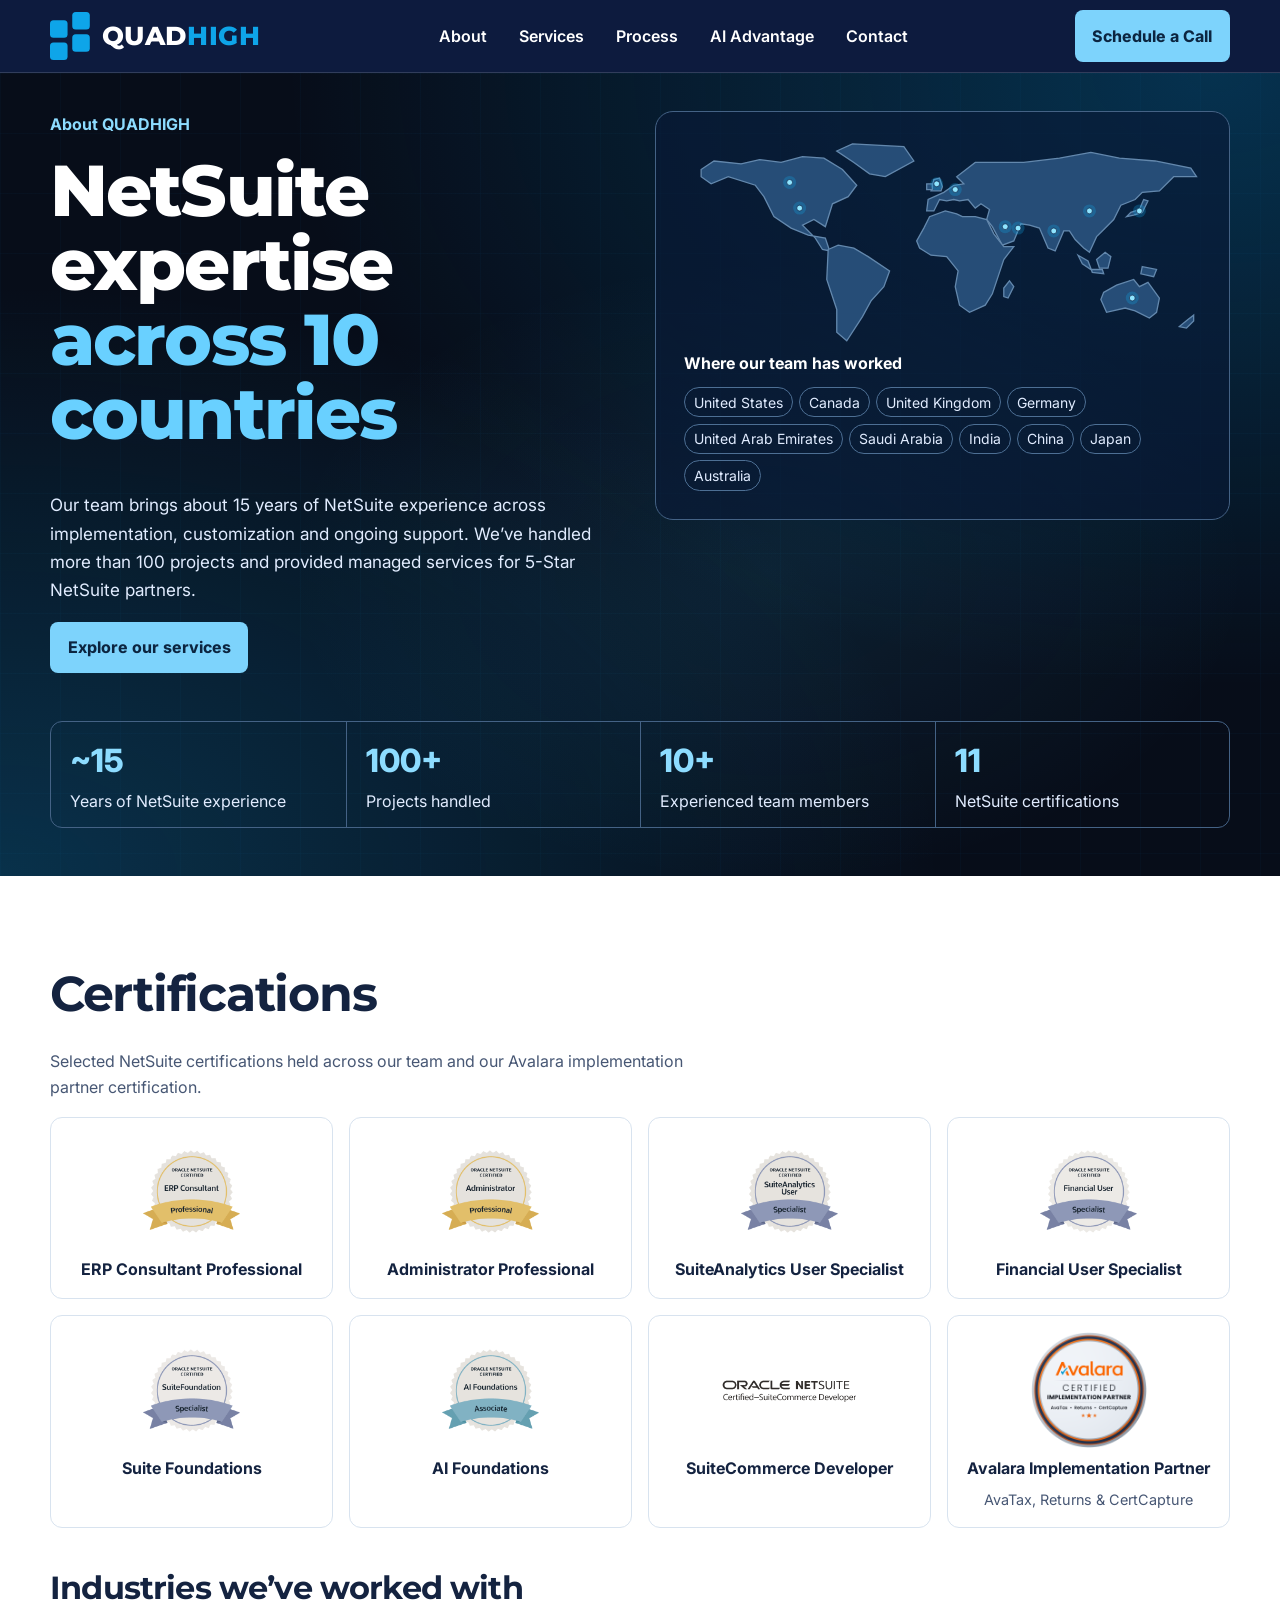
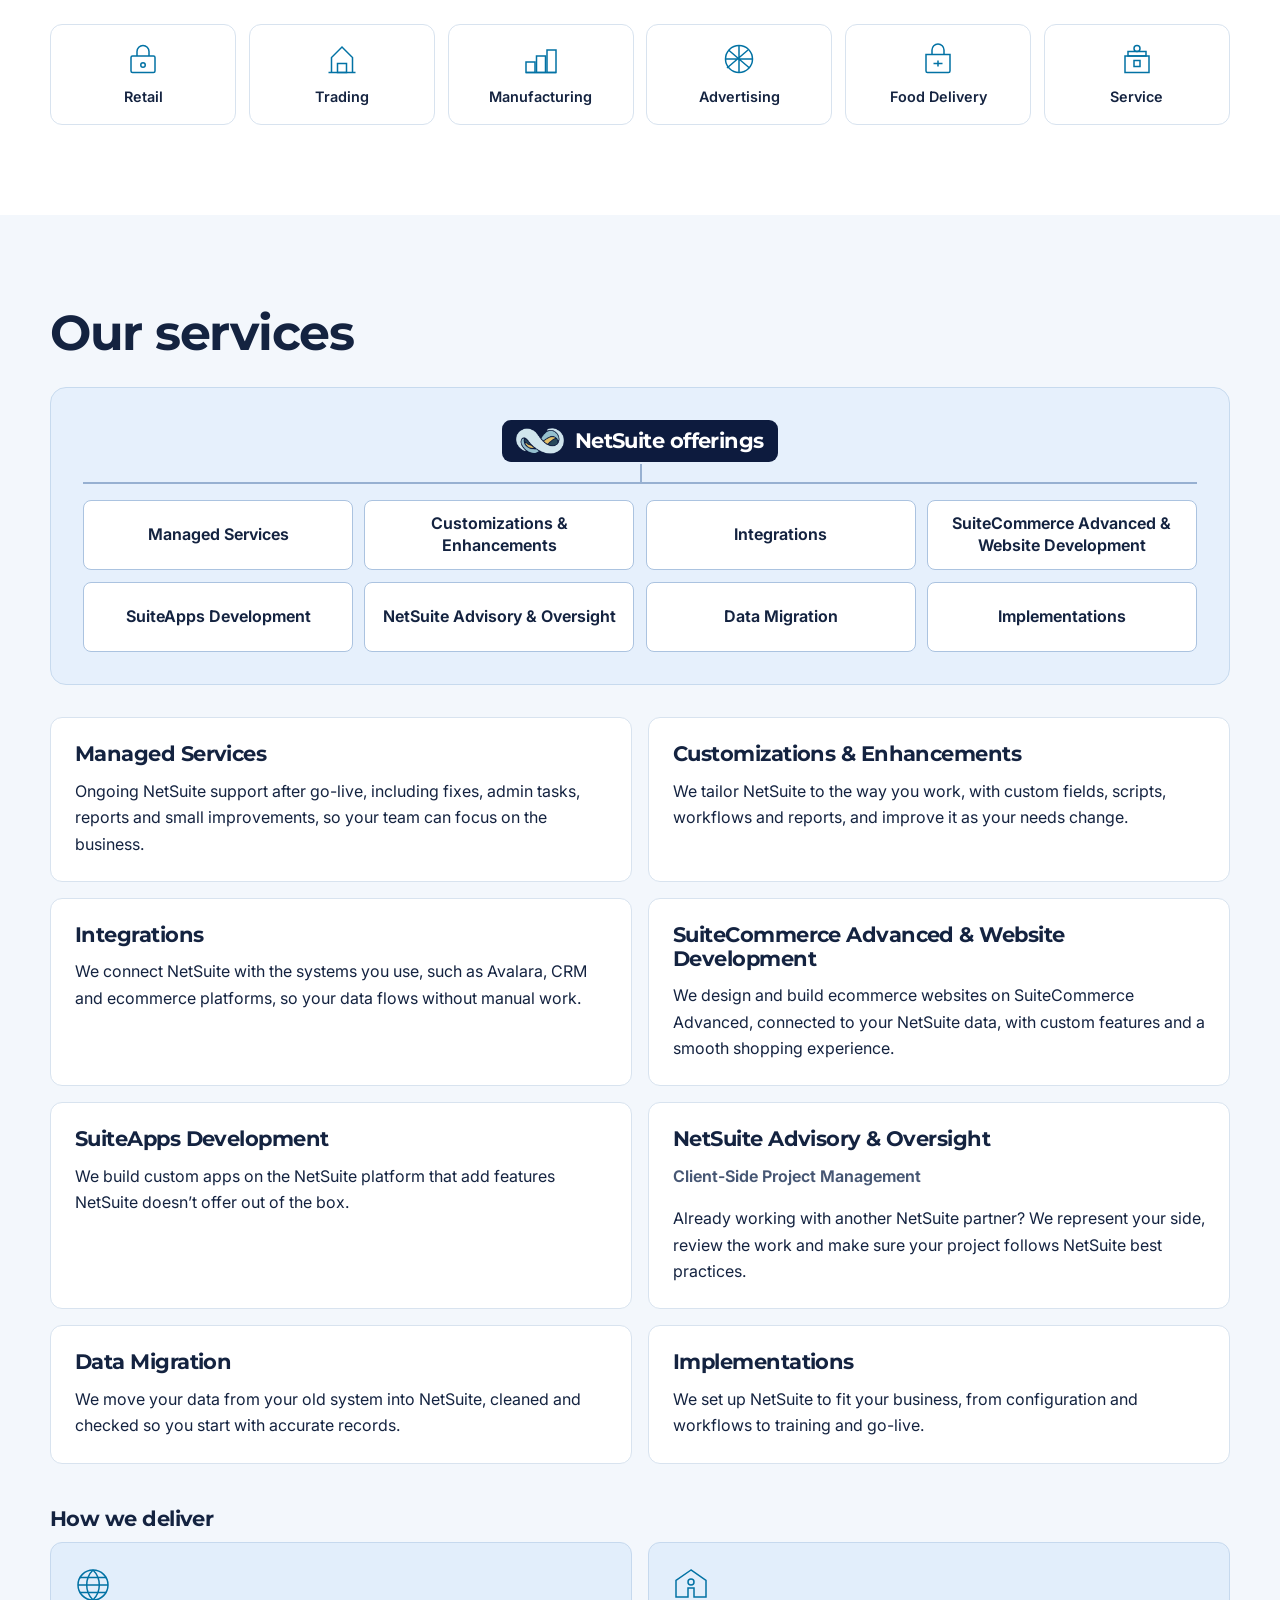
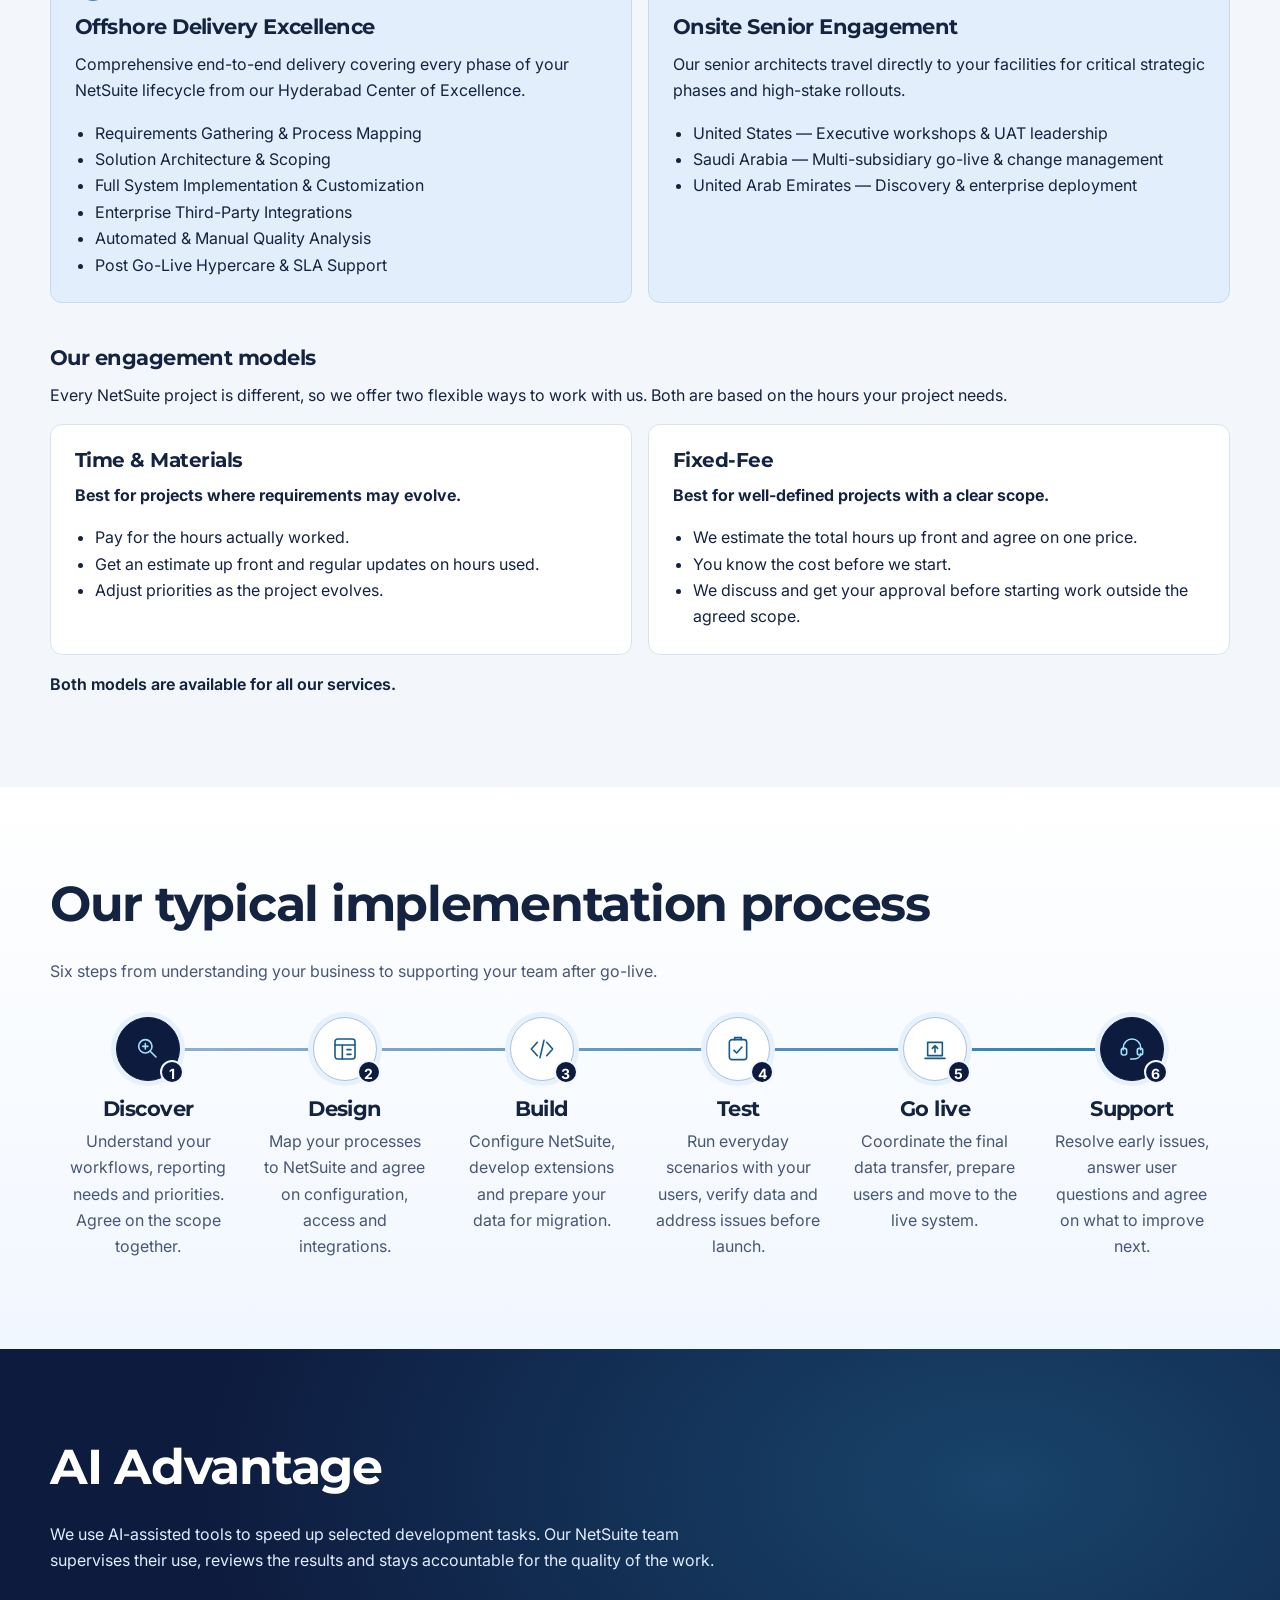
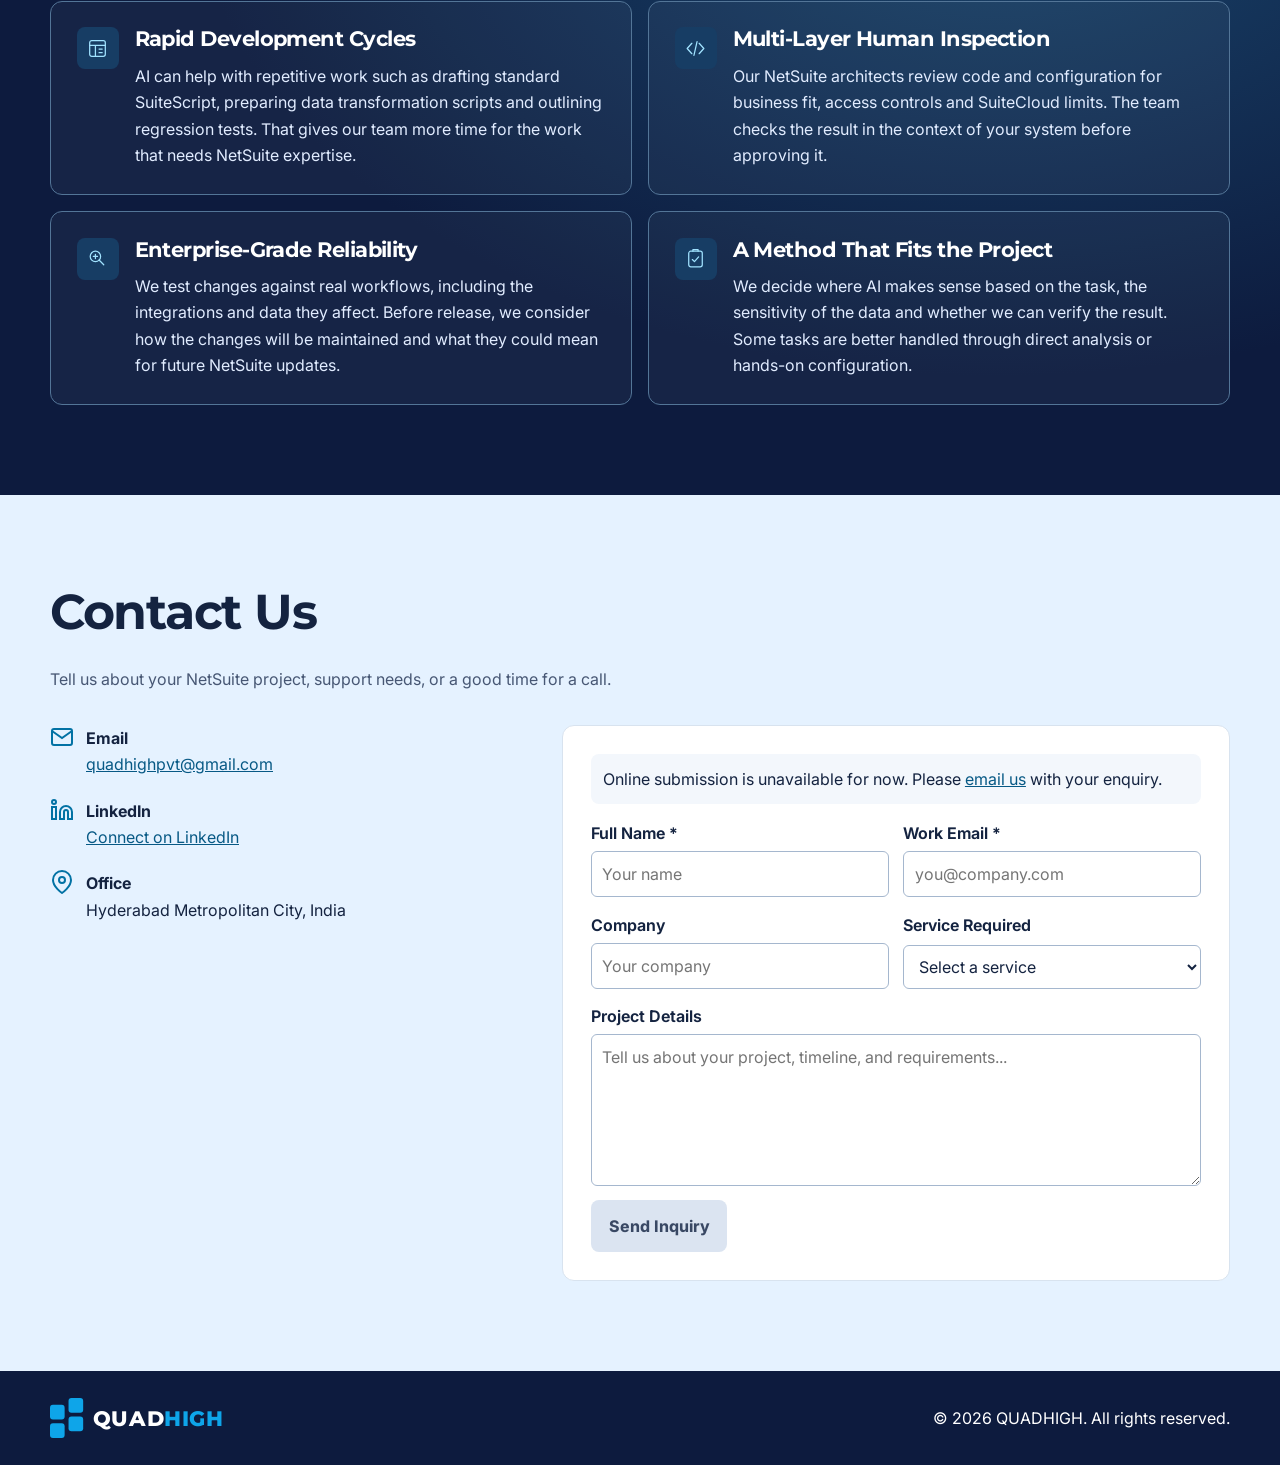
<file: QUADHIGH_Website/index.html>
<!doctype html>
<html lang="en">
<head>
  <meta charset="utf-8">
  <meta name="viewport" content="width=device-width, initial-scale=1">
  <title>QUADHIGH</title>
  <meta name="description" content="QUADHIGH provides NetSuite implementation, customization, integration and managed services. Explore our experience across 10 countries.">
  <link rel="icon" type="image/svg+xml" href="assets/quadhigh-symbol.svg">
  <link rel="stylesheet" href="css/styles.css">
  <script src="js/main.js" defer></script>
</head>
<body>
  <a class="skip" href="#main">Skip to content</a>
  <header class="site-header">
    <div class="wrap header-row">
      <a href="#about" class="nav-logo">
      <svg class="brand-logo-svg" viewBox="0 0 380 82" xmlns="http://www.w3.org/2000/svg" aria-label="QUADHIGH">
        <rect x="0" y="14" width="30" height="30" rx="6" fill="#0EA5E9"/>
        <rect x="0" y="52" width="30" height="30" rx="6" fill="#0EA5E9"/>
        <rect x="38" y="0" width="30" height="30" rx="6" fill="#0EA5E9"/>
        <rect x="38" y="38" width="30" height="30" rx="6" fill="#0EA5E9"/>
        <text x="88" y="57" font-family="'Montserrat',sans-serif" font-weight="800" font-size="44" letter-spacing="0.025em">
          <tspan fill="#FFFFFF">QUAD</tspan><tspan fill="#0EA5E9">HIGH</tspan>
        </text>
      </svg>
    </a>
      <button class="menu-toggle" type="button" aria-controls="primary-nav" aria-expanded="false" hidden>Menu</button>
      <nav id="primary-nav" aria-label="Primary">
          <a href="#about">About</a>
          <a href="#offerings">Services</a>
          <a href="#process">Process</a>
          <a href="#ai-delivery">AI Advantage</a>
          <a href="#contact">Contact</a>
      </nav>
      <a class="cta schedule-cta" href="#contact">Schedule a Call</a>
    </div>
  </header>
  <main id="main" tabindex="-1">
    <section id="about" class="landing">
      <div class="wrap">
        <div class="landing-grid">
          <div class="intro">
            <p class="eyebrow">About QUADHIGH</p>
            <h1>NetSuite expertise <span>across 10 countries</span></h1>
            <p>Our team brings about 15 years of NetSuite experience across implementation, customization and ongoing support. We’ve handled more than 100 projects and provided managed services for 5-Star NetSuite partners.</p>
            <div class="hero-actions">
              <a class="cta" href="#offerings">Explore our services</a>
            </div>
          </div>
          <figure class="map">
            <svg viewBox="0 0 795 315" role="img" aria-label="World map showing countries where our team has worked">
<polygon class="continent" points="26.4,44.0 46.2,30.8 88.0,35.2 116.6,28.6 149.6,33.0 182.6,24.2 215.6,26.4 244.2,44.0 266.2,68.2 253.0,85.8 228.8,96.8 217.8,132.0 200.2,121.0 182.6,129.8 202.4,149.6 213.4,167.2 224.4,169.4 217.8,149.6 191.4,145.2 165.0,134.2 138.6,116.6 123.2,85.8 110.0,68.2 68.2,55.0 41.8,66.0 26.4,55.0"/>
<polygon class="continent" points="235.4,15.4 259.6,4.4 338.8,8.8 354.2,30.8 310.2,55.0 286.0,50.6 261.8,33.0"/>
<polygon class="continent" points="222.2,167.2 237.6,160.6 261.8,165.0 283.8,178.2 316.8,200.2 308.0,224.4 288.2,246.4 275.0,270.6 250.8,308.0 235.4,294.8 235.4,259.6 220.0,213.4"/>
<polygon class="continent" points="374.0,107.8 376.2,90.2 400.4,79.2 415.8,68.2 431.2,66.0 420.2,55.0 448.8,33.0 523.6,33.0 578.6,26.4 627.0,17.6 671.0,26.4 726.0,30.8 781.0,41.8 789.8,55.0 754.6,55.0 732.6,77.0 706.2,79.2 695.2,90.2 673.2,99.0 662.2,121.0 644.6,138.6 635.8,147.4 624.8,171.6 616.0,165.0 602.8,151.8 594.0,138.6 585.2,138.6 572.0,169.4 561.0,165.0 547.8,134.2 532.4,129.8 519.2,127.6 508.2,154.0 490.6,160.6 475.2,132.0 466.4,121.0 470.8,105.6 457.6,96.8 448.8,103.4 437.8,90.2 424.6,92.4 415.8,90.2 404.8,92.4 393.8,90.2 385.0,107.8"/>
<polygon class="continent" points="358.6,154.0 369.6,134.2 378.4,116.6 402.6,107.8 420.2,112.2 429.0,116.6 448.8,116.6 466.4,121.0 477.4,143.0 492.8,162.8 508.2,162.8 492.8,182.6 484.0,209.0 475.2,235.4 464.2,253.0 440.0,264.0 424.6,253.0 418.0,224.4 422.4,200.2 404.8,178.2 380.6,176.0 363.0,165.0"/>
<polygon class="continent" points="380.6,77.0 385.0,59.4 393.8,57.2 398.2,70.4 396.0,77.0"/>
<polygon class="continent" points="374.0,74.8 374.0,66.0 382.8,66.0 382.8,74.8"/>
<polygon class="continent" points="682.0,116.6 688.6,110.0 701.8,105.6 708.4,90.2 715.0,92.4 706.2,110.0 693.0,114.4"/>
<polygon class="continent" points="646.8,233.2 666.6,222.2 693.0,213.4 701.8,224.4 715.0,217.8 732.6,242.0 728.2,264.0 717.2,272.8 695.2,261.8 679.8,257.4 651.2,264.0 642.4,244.2"/>
<polygon class="continent" points="607.2,176.0 622.6,184.8 629.2,202.4 646.8,204.6 644.6,198.0 627.0,198.0 613.8,189.2"/>
<polygon class="continent" points="635.8,182.6 649.0,171.6 657.8,178.2 653.4,195.8 640.2,195.8"/>
<polygon class="continent" points="706.2,193.6 728.2,198.0 723.8,209.0 704.0,204.6"/>
<polygon class="continent" points="501.6,215.6 508.2,224.4 499.4,242.0 492.8,239.8 492.8,226.6"/>
<polygon class="continent" points="763.4,286.0 776.6,275.0 785.4,268.4 785.4,277.2 774.4,288.2"/>
  <g><title>United States</title><circle class="pin-halo" cx="178.20000000000002" cy="103.4" r="10"/><circle class="pin" cx="178.20000000000002" cy="103.4" r="4.5"/></g>
  <g><title>Canada</title><circle class="pin-halo" cx="162.8" cy="63.800000000000004" r="10"/><circle class="pin" cx="162.8" cy="63.800000000000004" r="4.5"/></g>
  <g><title>United Kingdom</title><circle class="pin-halo" cx="389.40000000000003" cy="66" r="10"/><circle class="pin" cx="389.40000000000003" cy="66" r="4.5"/></g>
  <g><title>Germany</title><circle class="pin-halo" cx="418.00000000000006" cy="74.80000000000001" r="10"/><circle class="pin" cx="418.00000000000006" cy="74.80000000000001" r="4.5"/></g>
  <g><title>United Arab Emirates</title><circle class="pin-halo" cx="514.8000000000001" cy="134.20000000000002" r="10"/><circle class="pin" cx="514.8000000000001" cy="134.20000000000002" r="4.5"/></g>
  <g><title>Saudi Arabia</title><circle class="pin-halo" cx="495.00000000000006" cy="132" r="10"/><circle class="pin" cx="495.00000000000006" cy="132" r="4.5"/></g>
  <g><title>India</title><circle class="pin-halo" cx="569.8000000000001" cy="138.60000000000002" r="10"/><circle class="pin" cx="569.8000000000001" cy="138.60000000000002" r="4.5"/></g>
  <g><title>China</title><circle class="pin-halo" cx="624.8000000000001" cy="107.80000000000001" r="10"/><circle class="pin" cx="624.8000000000001" cy="107.80000000000001" r="4.5"/></g>
  <g><title>Japan</title><circle class="pin-halo" cx="701.8000000000001" cy="107.80000000000001" r="10"/><circle class="pin" cx="701.8000000000001" cy="107.80000000000001" r="4.5"/></g>
  <g><title>Australia</title><circle class="pin-halo" cx="690.8000000000001" cy="242.00000000000003" r="10"/><circle class="pin" cx="690.8000000000001" cy="242.00000000000003" r="4.5"/></g>
</svg>
            <figcaption>Where our team has worked</figcaption>
            <ul><li>United States</li><li>Canada</li><li>United Kingdom</li><li>Germany</li><li>United Arab Emirates</li><li>Saudi Arabia</li><li>India</li><li>China</li><li>Japan</li><li>Australia</li></ul>
          </figure>
        </div>
        <dl class="stats">
          <div><dt>Years of NetSuite experience</dt><dd>~15</dd></div>
          <div><dt>Projects handled</dt><dd>100+</dd></div>
          <div><dt>Experienced team members</dt><dd>10+</dd></div>
          <div><dt>NetSuite certifications</dt><dd>11</dd></div>
        </dl>
      </div>
    </section>
    <section id="credentials" class="band">
      <div class="wrap">
        <h2>Certifications</h2>
        <p class="lede">Selected NetSuite certifications held across our team and our Avalara implementation partner certification.</p>
        <ul class="badges">
          <li><img src="assets/badges/erp-consultant.png" alt="" loading="lazy"><strong>ERP Consultant Professional</strong></li>
          <li><img src="assets/badges/administrator.png" alt="" loading="lazy"><strong>Administrator Professional</strong></li>
          <li><img src="assets/badges/suiteanalytics.png" alt="" loading="lazy"><strong>SuiteAnalytics User Specialist</strong></li>
          <li><img src="assets/badges/financial-user.png" alt="" loading="lazy"><strong>Financial User Specialist</strong></li>
          <li><img src="assets/badges/suitefoundations.png" alt="" loading="lazy"><strong>Suite Foundations</strong></li>
          <li><img src="assets/badges/ai-foundations.png" alt="" loading="lazy"><strong>AI Foundations</strong></li>
          <li><img src="assets/badges/suitecommerce.png" alt="" loading="lazy"><strong>SuiteCommerce Developer</strong></li>
          <li><img src="assets/badges/avalara.png" alt="" loading="lazy"><strong>Avalara Implementation Partner</strong><span>AvaTax, Returns &amp; CertCapture</span></li>
        </ul>
        <h2 class="industries-title">Industries we’ve worked with</h2>
        <div class="industries-grid">
        <div class="industry-card">
          <div class="industry-card__icon">
            <svg viewBox="0 0 48 48" fill="none" stroke="currentColor" stroke-width="2"><rect x="8" y="20" width="32" height="22" rx="2"/><path d="M16 20V14a8 8 0 0 1 16 0v6"/><circle cx="24" cy="32" r="3"/></svg>
          </div>
          <span>Retail</span>
        </div>
        <div class="industry-card">
          <div class="industry-card__icon">
            <svg viewBox="0 0 48 48" fill="none" stroke="currentColor" stroke-width="2"><path d="M6 42h36M10 42V22l14-14 14 14v20"/><rect x="18" y="30" width="12" height="12"/></svg>
          </div>
          <span>Trading</span>
        </div>
        <div class="industry-card">
          <div class="industry-card__icon">
            <svg viewBox="0 0 48 48" fill="none" stroke="currentColor" stroke-width="2"><rect x="4" y="28" width="12" height="14"/><rect x="18" y="20" width="12" height="22"/><rect x="32" y="12" width="12" height="30"/><path d="M4 42h40"/></svg>
          </div>
          <span>Manufacturing</span>
        </div>
        <div class="industry-card">
          <div class="industry-card__icon">
            <svg viewBox="0 0 48 48" fill="none" stroke="currentColor" stroke-width="2"><circle cx="24" cy="24" r="18"/><path d="M24 6v36M6 24h36M10 12l28 24M36 12L8 36"/></svg>
          </div>
          <span>Advertising</span>
        </div>
        <div class="industry-card">
          <div class="industry-card__icon">
            <svg viewBox="0 0 48 48" fill="none" stroke="currentColor" stroke-width="2"><path d="M8 18h32v22a2 2 0 0 1-2 2H10a2 2 0 0 1-2-2V18z"/><path d="M16 18V12a8 8 0 0 1 16 0v6"/><path d="M18 30h12M24 26v8"/></svg>
          </div>
          <span>Food Delivery</span>
        </div>
        <div class="industry-card">
          <div class="industry-card__icon">
            <svg viewBox="0 0 48 48" fill="none" stroke="currentColor" stroke-width="2"><path d="M12 14h24v6H12z"/><path d="M8 20h32v22H8z"/><path d="M20 26h8v8h-8z"/><circle cx="24" cy="10" r="4"/></svg>
          </div>
          <span>Service</span>
        </div>
      </div>
      </div>
    </section>
    <section id="offerings" class="band services">
      <div class="wrap">
        <h2>Our services</h2>
        <div class="service-chart">
          <div class="chart-center"><img src="assets/netsuite-mark.png" alt="" width="48" height="26"><h3>NetSuite offerings</h3></div>
          <ul aria-label="NetSuite offerings">
            <li><a href="#service-managed">Managed Services</a></li>
            <li><a href="#service-customizations">Customizations &amp; Enhancements</a></li>
            <li><a href="#service-integrations">Integrations</a></li>
            <li><a href="#service-commerce">SuiteCommerce Advanced &amp; Website Development</a></li>
            <li><a href="#service-suiteapps">SuiteApps Development</a></li>
            <li><a href="#service-advisory">NetSuite Advisory &amp; Oversight</a></li>
            <li><a href="#service-migration">Data Migration</a></li>
            <li><a href="#service-implementations">Implementations</a></li>
          </ul>
        </div>
        <div class="service-details">
          <article id="service-managed"><h3>Managed Services</h3><p>Ongoing NetSuite support after go-live, including fixes, admin tasks, reports and small improvements, so your team can focus on the business.</p></article>
          <article id="service-customizations"><h3>Customizations &amp; Enhancements</h3><p>We tailor NetSuite to the way you work, with custom fields, scripts, workflows and reports, and improve it as your needs change.</p></article>
          <article id="service-integrations"><h3>Integrations</h3><p>We connect NetSuite with the systems you use, such as Avalara, CRM and ecommerce platforms, so your data flows without manual work.</p></article>
          <article id="service-commerce"><h3>SuiteCommerce Advanced &amp; Website Development</h3><p>We design and build ecommerce websites on SuiteCommerce Advanced, connected to your NetSuite data, with custom features and a smooth shopping experience.</p></article>
          <article id="service-suiteapps"><h3>SuiteApps Development</h3><p>We build custom apps on the NetSuite platform that add features NetSuite doesn’t offer out of the box.</p></article>
          <article id="service-advisory"><h3>NetSuite Advisory &amp; Oversight</h3><p class="detail-label">Client-Side Project Management</p><p>Already working with another NetSuite partner? We represent your side, review the work and make sure your project follows NetSuite best practices.</p></article>
          <article id="service-migration"><h3>Data Migration</h3><p>We move your data from your old system into NetSuite, cleaned and checked so you start with accurate records.</p></article>
          <article id="service-implementations"><h3>Implementations</h3><p>We set up NetSuite to fit your business, from configuration and workflows to training and go-live.</p></article>
        </div>
        <h3 class="delivery-title">How we deliver</h3>
        <div class="experience-support">
      <div class="support-card">
        <div class="support-card__icon">
          <svg viewBox="0 0 48 48" fill="none" stroke="currentColor" stroke-width="2"><circle cx="24" cy="24" r="20"/><path d="M24 4a28 28 0 0 1 0 40M24 4a28 28 0 0 0 0 40M4 24h40M6 14h36M6 34h36"/></svg>
        </div>
        <h3>Offshore Delivery Excellence</h3>
        <p>Comprehensive end-to-end delivery covering every phase of your NetSuite lifecycle from our Hyderabad Center of Excellence.</p>
        <ul class="support-card__list">
          <li>Requirements Gathering &amp; Process Mapping</li>
          <li>Solution Architecture &amp; Scoping</li>
          <li>Full System Implementation &amp; Customization</li>
          <li>Enterprise Third-Party Integrations</li>
          <li>Automated &amp; Manual Quality Analysis</li>
          <li>Post Go-Live Hypercare &amp; SLA Support</li>
        </ul>
      </div>
      <div class="support-card">
        <div class="support-card__icon">
          <svg viewBox="0 0 48 48" fill="none" stroke="currentColor" stroke-width="2"><path d="M24 4L4 18v22h16V28h8v12h16V18L24 4z"/><circle cx="24" cy="20" r="4"/></svg>
        </div>
        <h3>Onsite Senior Engagement</h3>
        <p>Our senior architects travel directly to your facilities for critical strategic phases and high-stake rollouts.</p>
        <ul class="support-card__list">
          <li>United States — Executive workshops &amp; UAT leadership</li>
          <li>Saudi Arabia — Multi-subsidiary go-live &amp; change management</li>
          <li>United Arab Emirates — Discovery &amp; enterprise deployment</li>
        </ul>
      </div>
    </div>
        <div class="engagement" id="engagement">
          <h3>Our engagement models</h3>
          <p>Every NetSuite project is different, so we offer two flexible ways to work with us. Both are based on the hours your project needs.</p>
          <div class="engagement-options">
            <article>
              <h4>Time &amp; Materials</h4>
              <p><strong>Best for projects where requirements may evolve.</strong></p>
              <ul>
                <li>Pay for the hours actually worked.</li>
                <li>Get an estimate up front and regular updates on hours used.</li>
                <li>Adjust priorities as the project evolves.</li>
              </ul>
            </article>
            <article>
              <h4>Fixed-Fee</h4>
              <p><strong>Best for well-defined projects with a clear scope.</strong></p>
              <ul>
                <li>We estimate the total hours up front and agree on one price.</li>
                <li>You know the cost before we start.</li>
                <li>We discuss and get your approval before starting work outside the agreed scope.</li>
              </ul>
            </article>
          </div>
          <p class="engagement-note">Both models are available for all our services.</p>
        </div>
      </div>
    </section>
    <section id="process" class="process">
      <div class="container">
        <h2>Our typical implementation process</h2>
        <p class="section-subtitle">Six steps from understanding your business to supporting your team after go-live.</p>
        <ol class="process-flow">
          <li class="process-milestone">
            <div class="milestone-marker" aria-hidden="true">
              <svg viewBox="0 0 48 48" fill="none" stroke="currentColor" stroke-width="2.4" stroke-linecap="round" stroke-linejoin="round" aria-hidden="true"><circle cx="20" cy="20" r="10"/><path d="m27 27 9 9M16 20h8m-4-4v8"/></svg>
              <span>1</span>
            </div>
            <div class="milestone-copy">
              <h3>Discover</h3>
              <p>Understand your workflows, reporting needs and priorities. Agree on the scope together.</p>
            </div>
          </li>
          <li class="process-milestone">
            <div class="milestone-marker" aria-hidden="true">
              <svg viewBox="0 0 48 48" fill="none" stroke="currentColor" stroke-width="2.4" stroke-linecap="round" stroke-linejoin="round" aria-hidden="true"><rect x="9" y="9" width="30" height="30" rx="4"/><path d="M9 18h30M20 18v21m7-14h6m-6 7h6"/></svg>
              <span>2</span>
            </div>
            <div class="milestone-copy">
              <h3>Design</h3>
              <p>Map your processes to NetSuite and agree on configuration, access and integrations.</p>
            </div>
          </li>
          <li class="process-milestone">
            <div class="milestone-marker" aria-hidden="true">
              <svg viewBox="0 0 48 48" fill="none" stroke="currentColor" stroke-width="2.4" stroke-linecap="round" stroke-linejoin="round" aria-hidden="true"><path d="m17 14-9 10 9 10m14-20 9 10-9 10m-4-23-6 26"/></svg>
              <span>3</span>
            </div>
            <div class="milestone-copy">
              <h3>Build</h3>
              <p>Configure NetSuite, develop extensions and prepare your data for migration.</p>
            </div>
          </li>
          <li class="process-milestone">
            <div class="milestone-marker" aria-hidden="true">
              <svg viewBox="0 0 48 48" fill="none" stroke="currentColor" stroke-width="2.4" stroke-linecap="round" stroke-linejoin="round" aria-hidden="true"><rect x="11" y="10" width="26" height="30" rx="4"/><path d="M19 10V7h10v3m-11 16 4 4 8-9"/></svg>
              <span>4</span>
            </div>
            <div class="milestone-copy">
              <h3>Test</h3>
              <p>Run everyday scenarios with your users, verify data and address issues before launch.</p>
            </div>
          </li>
          <li class="process-milestone">
            <div class="milestone-marker" aria-hidden="true">
              <svg viewBox="0 0 48 48" fill="none" stroke="currentColor" stroke-width="2.4" stroke-linecap="round" stroke-linejoin="round" aria-hidden="true"><path d="M13 34V14h22v20zM9 38h30m-15-9V19m-4 4 4-4 4 4"/></svg>
              <span>5</span>
            </div>
            <div class="milestone-copy">
              <h3>Go live</h3>
              <p>Coordinate the final data transfer, prepare users and move to the live system.</p>
            </div>
          </li>
          <li class="process-milestone">
            <div class="milestone-marker" aria-hidden="true">
              <svg viewBox="0 0 48 48" fill="none" stroke="currentColor" stroke-width="2.4" stroke-linecap="round" stroke-linejoin="round" aria-hidden="true"><path d="M11 25v-3a13 13 0 1 1 26 0v3m0 6c0 5-5 8-12 8h-3"/><rect x="8" y="23" width="8" height="10" rx="3"/><rect x="32" y="23" width="8" height="10" rx="3"/></svg>
              <span>6</span>
            </div>
            <div class="milestone-copy">
              <h3>Support</h3>
              <p>Resolve early issues, answer user questions and agree on what to improve next.</p>
            </div>
          </li>
        </ol>
      </div>
    </section>
    <section id="ai-delivery" class="ai-delivery">
      <div class="container">
        <h2>AI Advantage</h2>
        <p class="section-subtitle">We use AI-assisted tools to speed up selected development tasks. Our NetSuite team supervises their use, reviews the results and stays accountable for the quality of the work.</p>
        <div class="delivery-practices">
          <article class="delivery-practice">
            <div class="practice-icon"><svg viewBox="0 0 48 48" fill="none" stroke="currentColor" stroke-width="2.4" stroke-linecap="round" stroke-linejoin="round" aria-hidden="true"><rect x="9" y="9" width="30" height="30" rx="4"/><path d="M9 18h30M20 18v21m7-14h6m-6 7h6"/></svg></div>
            <div>
              <h3>Rapid Development Cycles</h3>
              <p>AI can help with repetitive work such as drafting standard SuiteScript, preparing data transformation scripts and outlining regression tests. That gives our team more time for the work that needs NetSuite expertise.</p>
            </div>
          </article>
          <article class="delivery-practice">
            <div class="practice-icon"><svg viewBox="0 0 48 48" fill="none" stroke="currentColor" stroke-width="2.4" stroke-linecap="round" stroke-linejoin="round" aria-hidden="true"><path d="m17 14-9 10 9 10m14-20 9 10-9 10m-4-23-6 26"/></svg></div>
            <div>
              <h3>Multi-Layer Human Inspection</h3>
              <p>Our NetSuite architects review code and configuration for business fit, access controls and SuiteCloud limits. The team checks the result in the context of your system before approving it.</p>
            </div>
          </article>
          <article class="delivery-practice">
            <div class="practice-icon"><svg viewBox="0 0 48 48" fill="none" stroke="currentColor" stroke-width="2.4" stroke-linecap="round" stroke-linejoin="round" aria-hidden="true"><circle cx="20" cy="20" r="10"/><path d="m27 27 9 9M16 20h8m-4-4v8"/></svg></div>
            <div>
              <h3>Enterprise-Grade Reliability</h3>
              <p>We test changes against real workflows, including the integrations and data they affect. Before release, we consider how the changes will be maintained and what they could mean for future NetSuite updates.</p>
            </div>
          </article>
          <article class="delivery-practice">
            <div class="practice-icon"><svg viewBox="0 0 48 48" fill="none" stroke="currentColor" stroke-width="2.4" stroke-linecap="round" stroke-linejoin="round" aria-hidden="true"><rect x="11" y="10" width="26" height="30" rx="4"/><path d="M19 10V7h10v3m-11 16 4 4 8-9"/></svg></div>
            <div>
              <h3>A Method That Fits the Project</h3>
              <p>We decide where AI makes sense based on the task, the sensitivity of the data and whether we can verify the result. Some tasks are better handled through direct analysis or hands-on configuration.</p>
            </div>
          </article>
        </div>
      </div>
    </section>
    <section id="contact" class="contact">
      <div class="container">
        <div class="section-header">
          <span class="section-badge">Get In Touch</span>
          <h2 class="section-title">Contact Us</h2>
          <p class="section-subtitle">Tell us about your NetSuite project, support needs, or a good time for a call.</p>
        </div>
        <div class="contact-grid">
          <div class="contact-info">
            <div class="contact-item">
              <svg aria-hidden="true" viewBox="0 0 24 24" fill="none" stroke="currentColor" stroke-width="2"><path d="M4 4h16c1.1 0 2 .9 2 2v12c0 1.1-.9 2-2 2H4c-1.1 0-2-.9-2-2V6c0-1.1.9-2 2-2z"/><polyline points="22,6 12,13 2,6"/></svg>
              <div>
                <strong>Email</strong>
                <a href="mailto:quadhighpvt@gmail.com" class="config-email">quadhighpvt@gmail.com</a>
              </div>
            </div>
            <div class="contact-item">
              <svg aria-hidden="true" viewBox="0 0 24 24" fill="none" stroke="currentColor" stroke-width="2"><path d="M16 8a6 6 0 0 1 6 6v7h-4v-7a2 2 0 0 0-4 0v7h-4v-7a6 6 0 0 1 6-6z"/><rect x="2" y="9" width="4" height="12"/><circle cx="4" cy="4" r="2"/></svg>
              <div>
                <strong>LinkedIn</strong>
                <a href="https://www.linkedin.com/company/quadhigh/" target="_blank" rel="noopener" class="config-linkedin">Connect on LinkedIn</a>
              </div>
            </div>
            <div class="contact-item">
              <svg aria-hidden="true" viewBox="0 0 24 24" fill="none" stroke="currentColor" stroke-width="2"><path d="M21 10c0 7-9 13-9 13s-9-6-9-13a9 9 0 0 1 18 0z"/><circle cx="12" cy="10" r="3"/></svg>
              <div>
                <strong>Office</strong>
                <span>Hyderabad Metropolitan City, India</span>
              </div>
            </div>
          </div>
          <form class="contact-form" id="contactForm" method="post" aria-describedby="form-notice">
            <p id="form-notice" class="form-notice">Online submission is unavailable for now. Please <a href="mailto:quadhighpvt@gmail.com">email us</a> with your enquiry.</p>
            <div class="form-row">
              <div class="form-group">
                <label for="name">Full Name *</label>
                <input type="text" id="name" name="name" required placeholder="Your name">
              </div>
              <div class="form-group">
                <label for="email">Work Email *</label>
                <input type="email" id="email" name="email" required placeholder="you@company.com">
              </div>
            </div>
            <div class="form-row">
              <div class="form-group">
                <label for="company">Company</label>
                <input type="text" id="company" name="company" placeholder="Your company">
              </div>
              <div class="form-group">
                <label for="service">Service Required</label>
                <select id="service" name="service">
                  <option value="">Select a service</option>
                  <option value="implementation">NetSuite Implementation</option>
                  <option value="customization">Customizations</option>
                  <option value="integration">Integrations</option>
                  <option value="managed">Managed Services</option>
                  <option value="commerce">SuiteCommerce Advanced &amp; Website Development</option>
                  <option value="advisory">NetSuite Advisory &amp; Oversight</option>
                  <option value="suiteapps">SuiteApps Development</option>
                  <option value="migration">Data Migration</option>
                  <option value="support">Hourly Support</option>
                  <option value="enhancement">Project Enhancement</option>
                </select>
              </div>
            </div>
            <div class="form-group">
              <label for="message">Project Details</label>
              <textarea id="message" name="message" rows="5" placeholder="Tell us about your project, timeline, and requirements..."></textarea>
            </div>
            <button type="submit" class="cta" disabled>Send Inquiry</button>
          </form>
        </div>
      </div>
    </section>
  </main>
  <footer class="site-footer"><div class="wrap footer-row"><a href="#about" class="footer-logo">
          <svg class="brand-logo-svg brand-logo-svg--footer" viewBox="0 0 380 82" xmlns="http://www.w3.org/2000/svg" aria-label="QUADHIGH">
            <rect x="0" y="14" width="30" height="30" rx="6" fill="#0EA5E9"/>
            <rect x="0" y="52" width="30" height="30" rx="6" fill="#0EA5E9"/>
            <rect x="38" y="0" width="30" height="30" rx="6" fill="#0EA5E9"/>
            <rect x="38" y="38" width="30" height="30" rx="6" fill="#0EA5E9"/>
            <text x="88" y="57" font-family="'Montserrat',sans-serif" font-weight="800" font-size="44" letter-spacing="0.025em">
              <tspan fill="#FFFFFF">QUAD</tspan><tspan fill="#0EA5E9">HIGH</tspan>
            </text>
          </svg>
        </a><div class="footer-details"><p>&copy; 2026 QUADHIGH. All rights reserved.</p></div></div></footer>
</body>
</html>
</file>
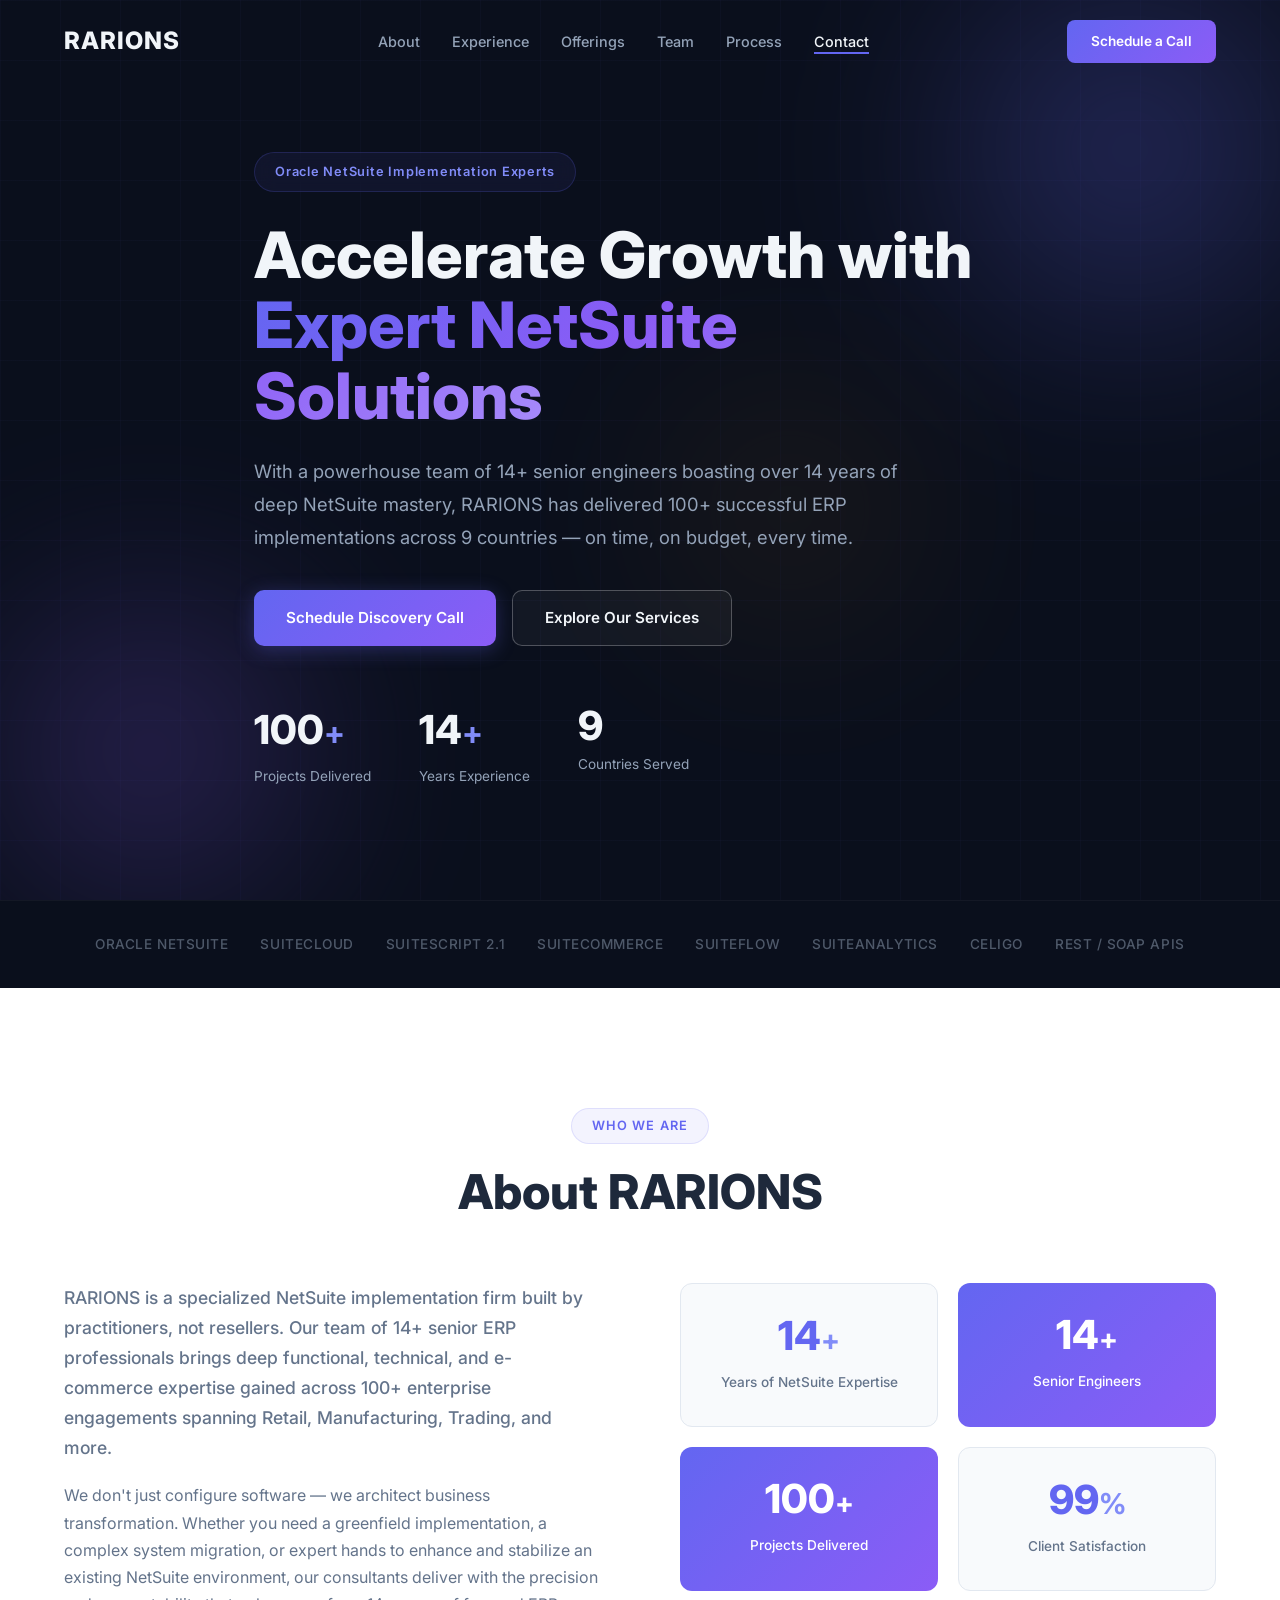
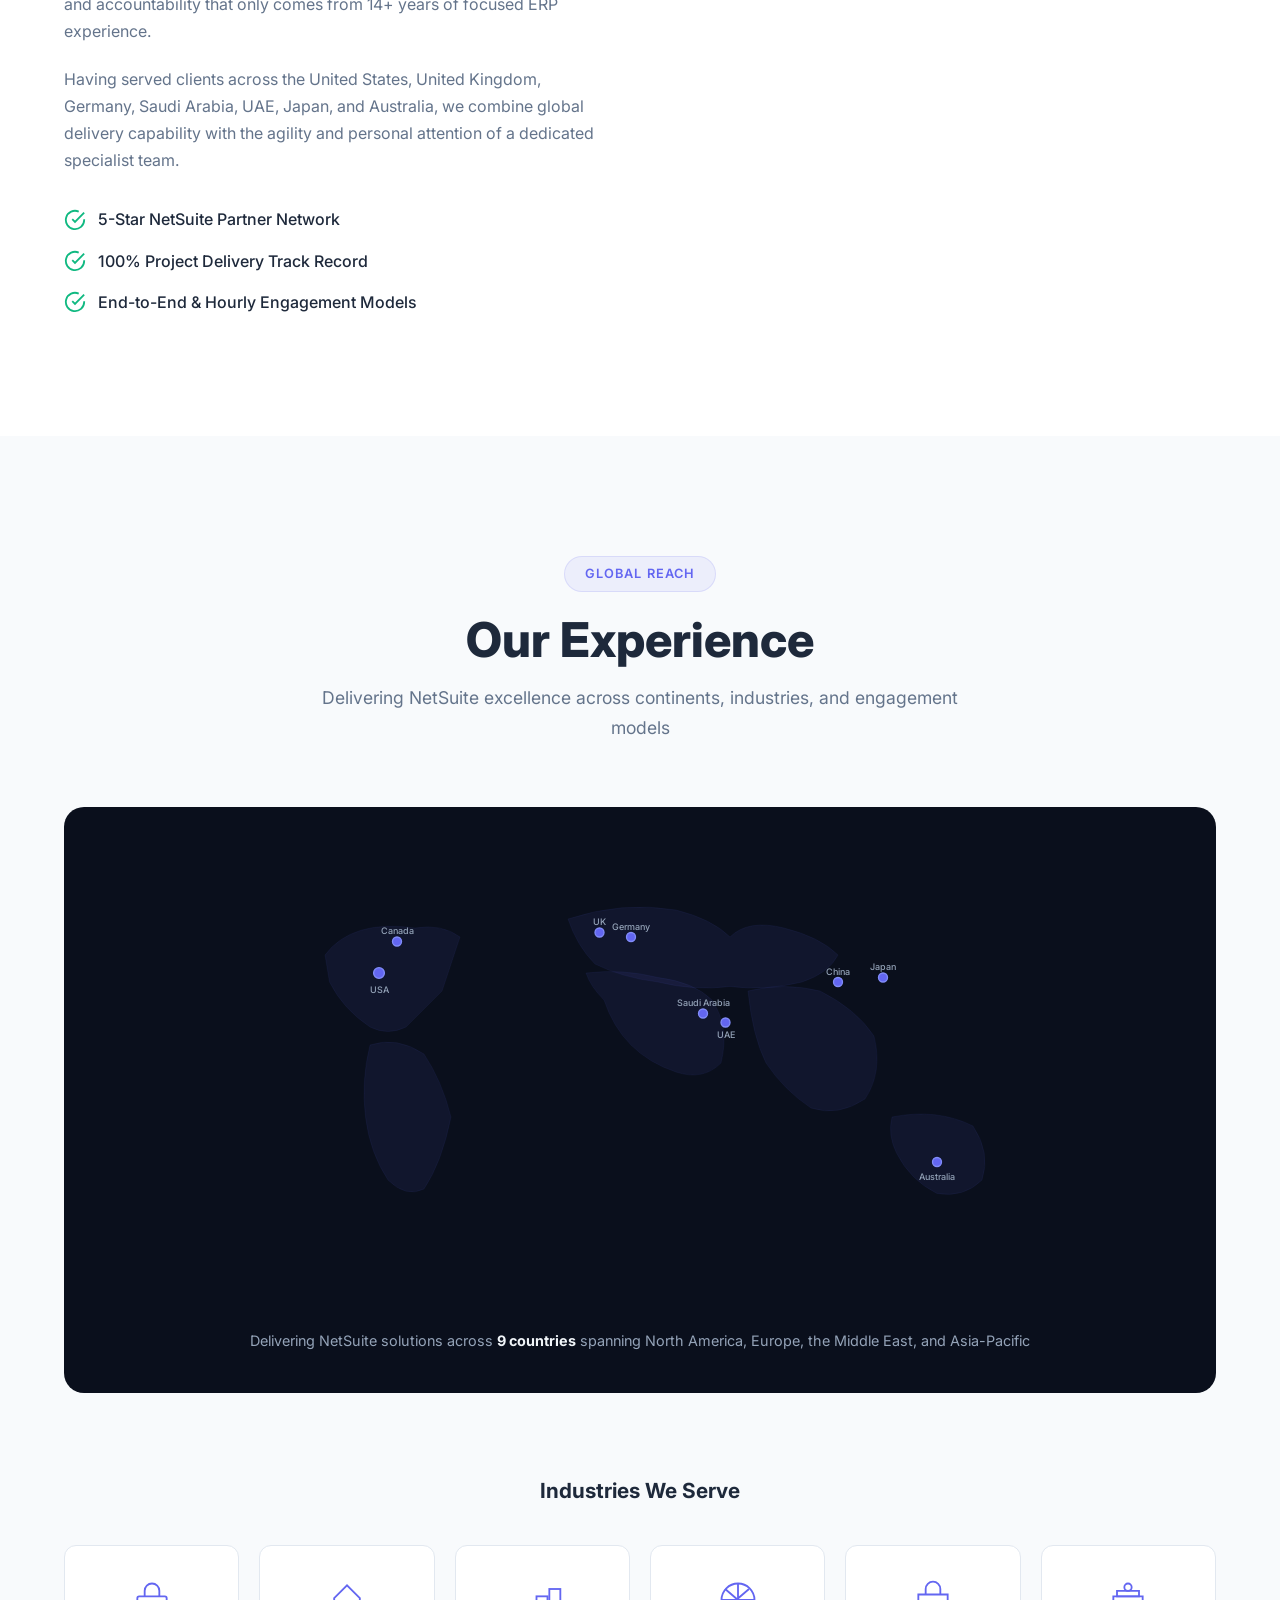
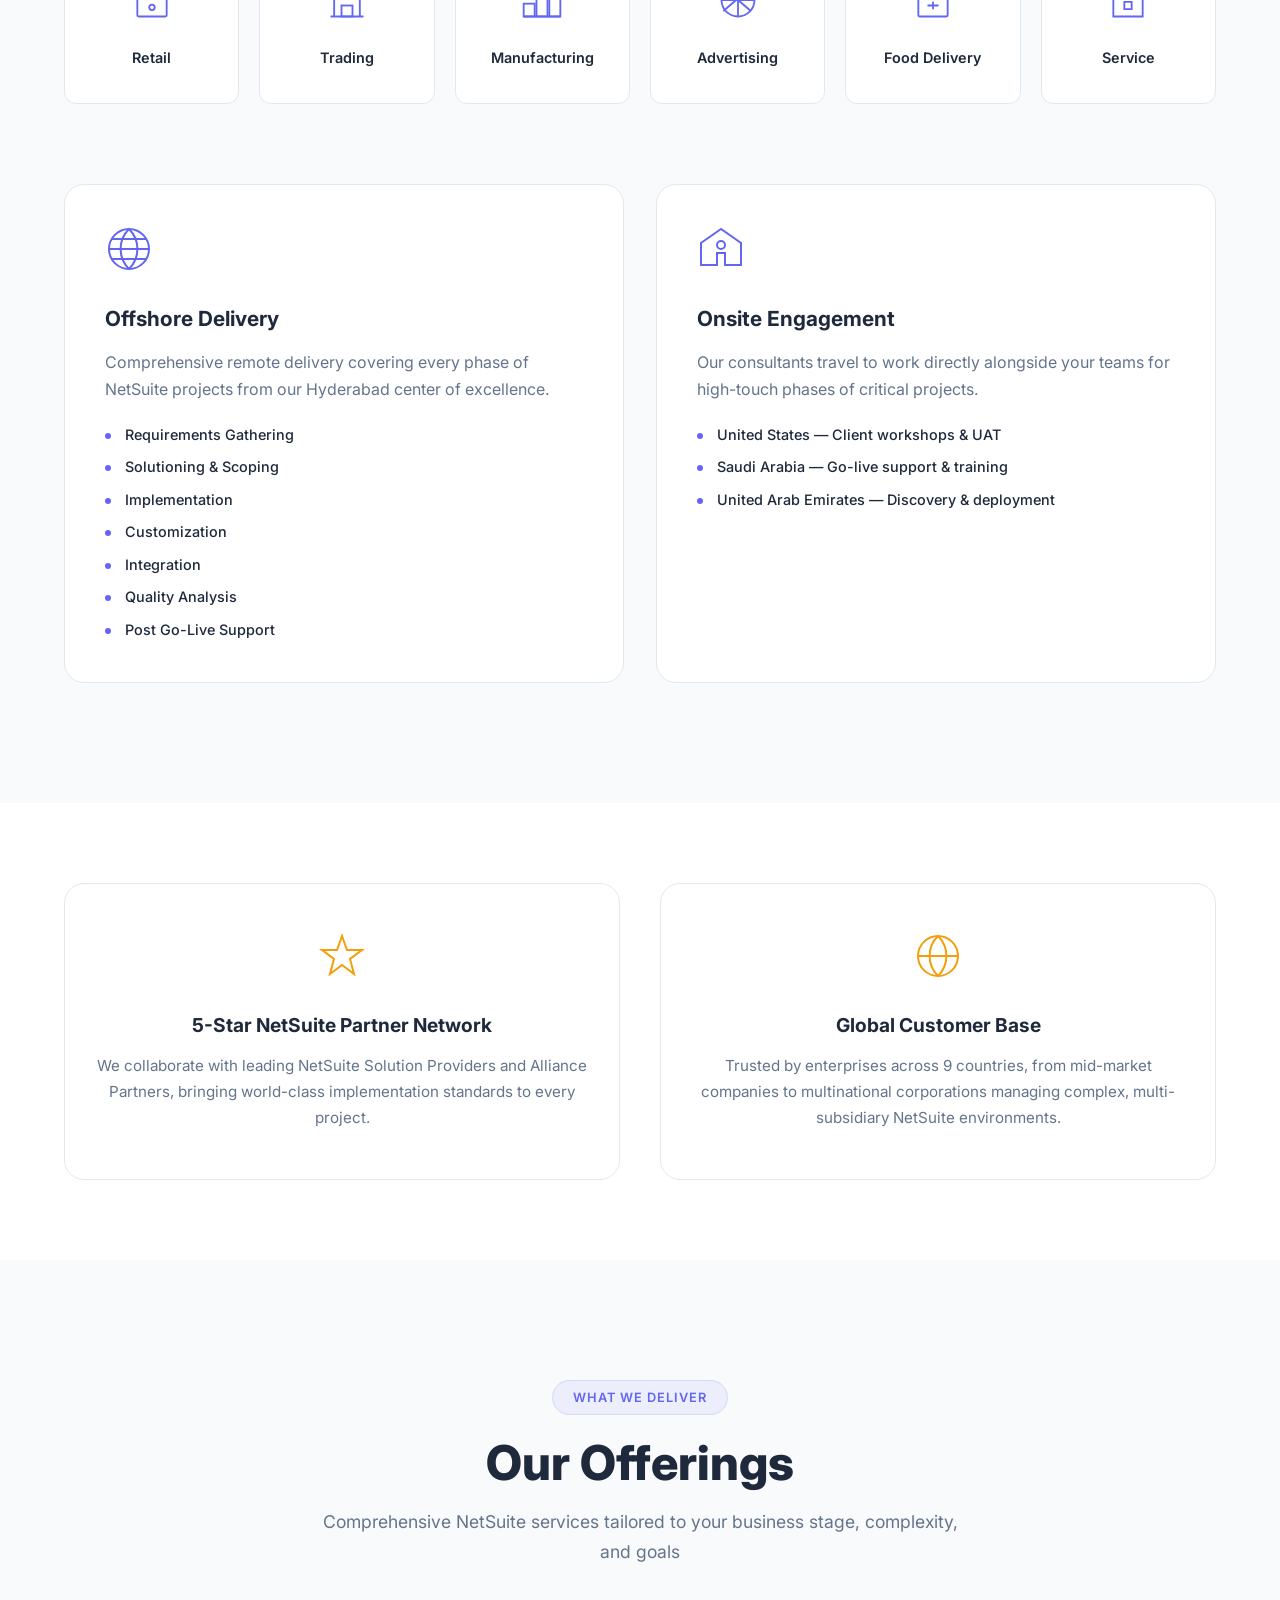
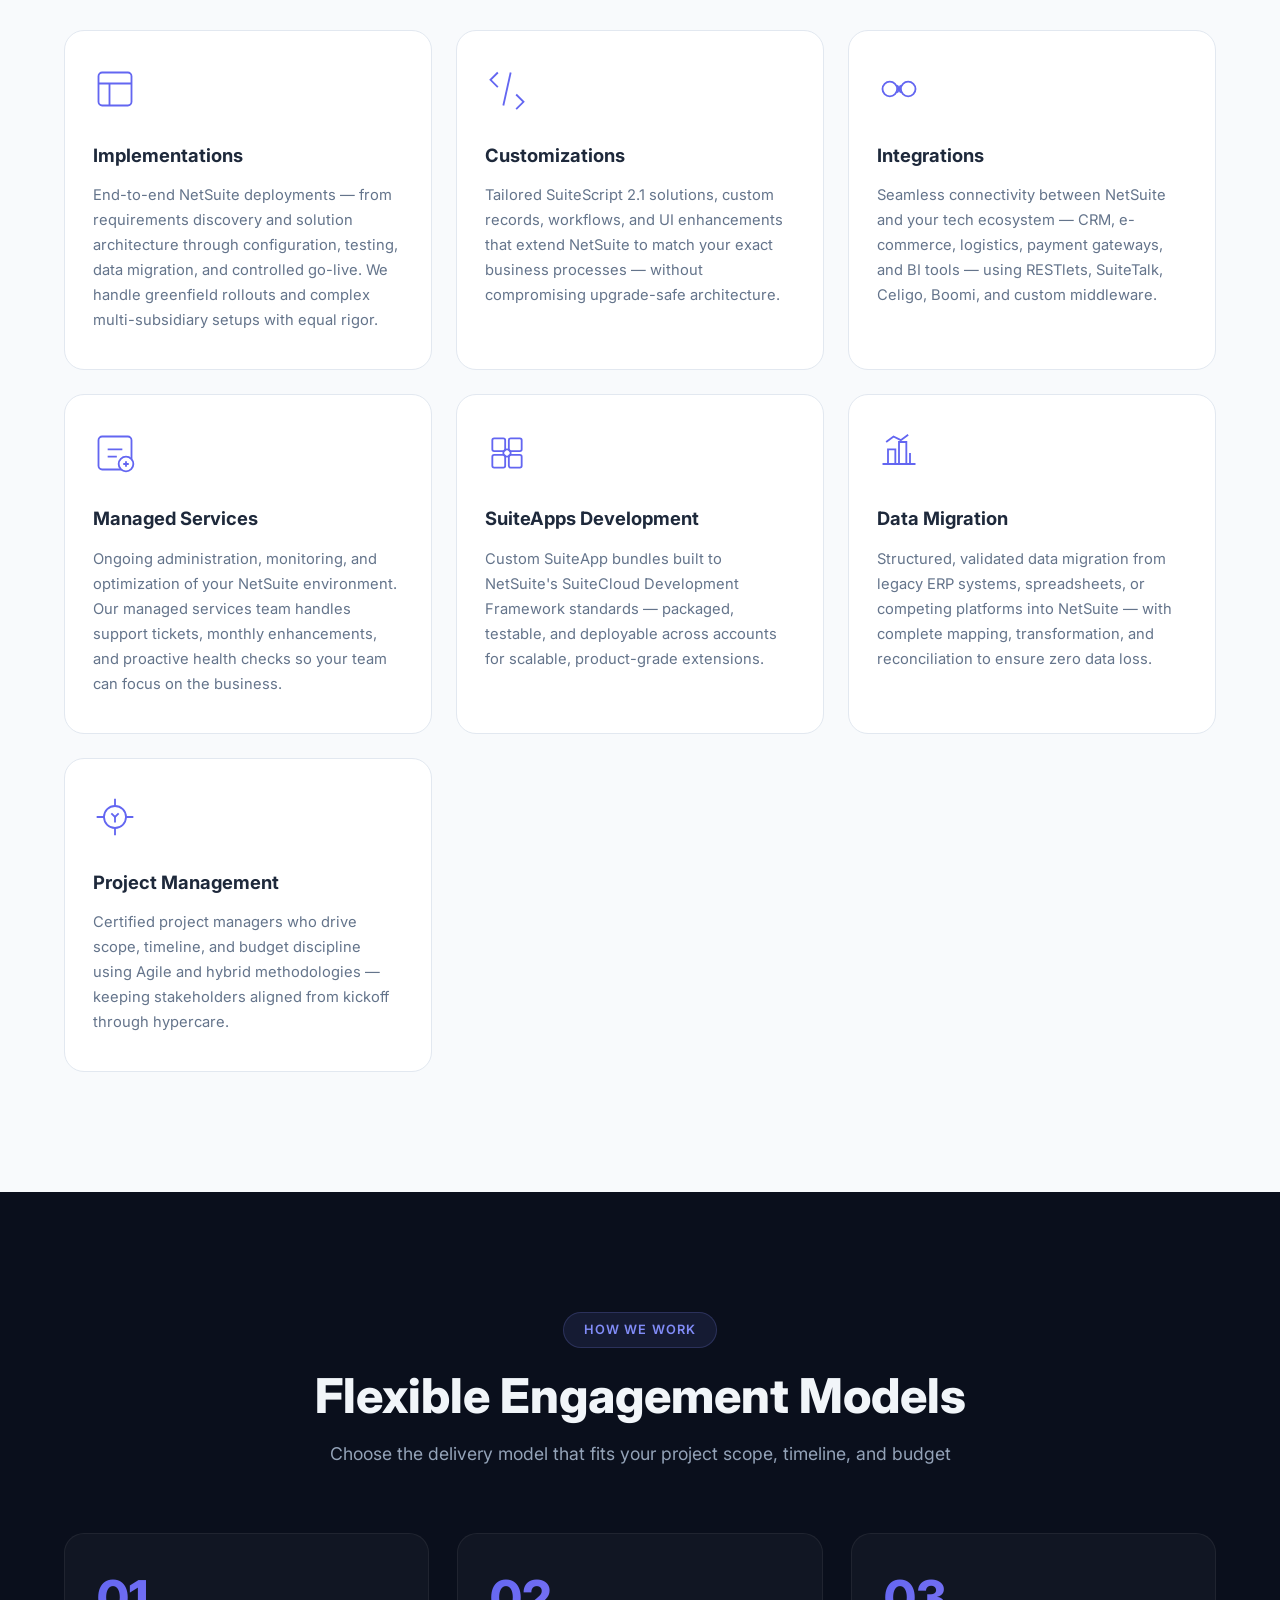
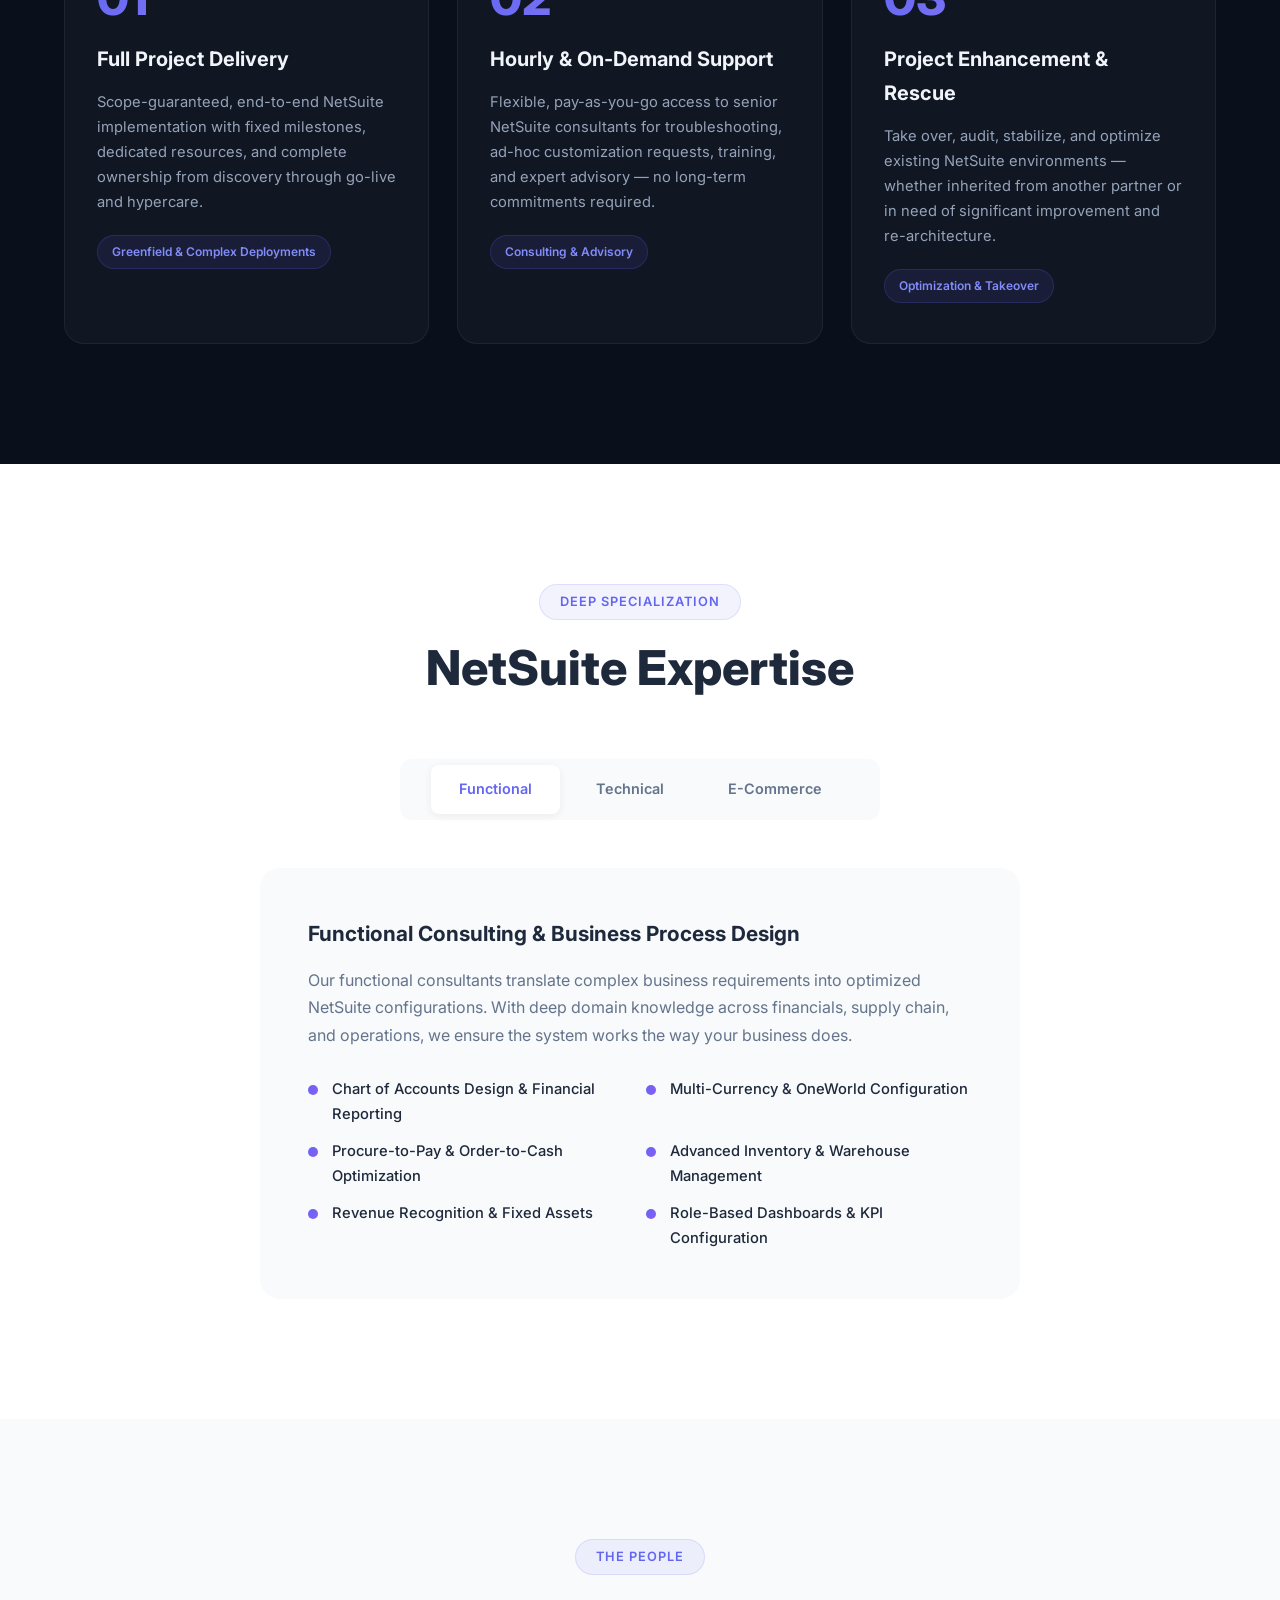
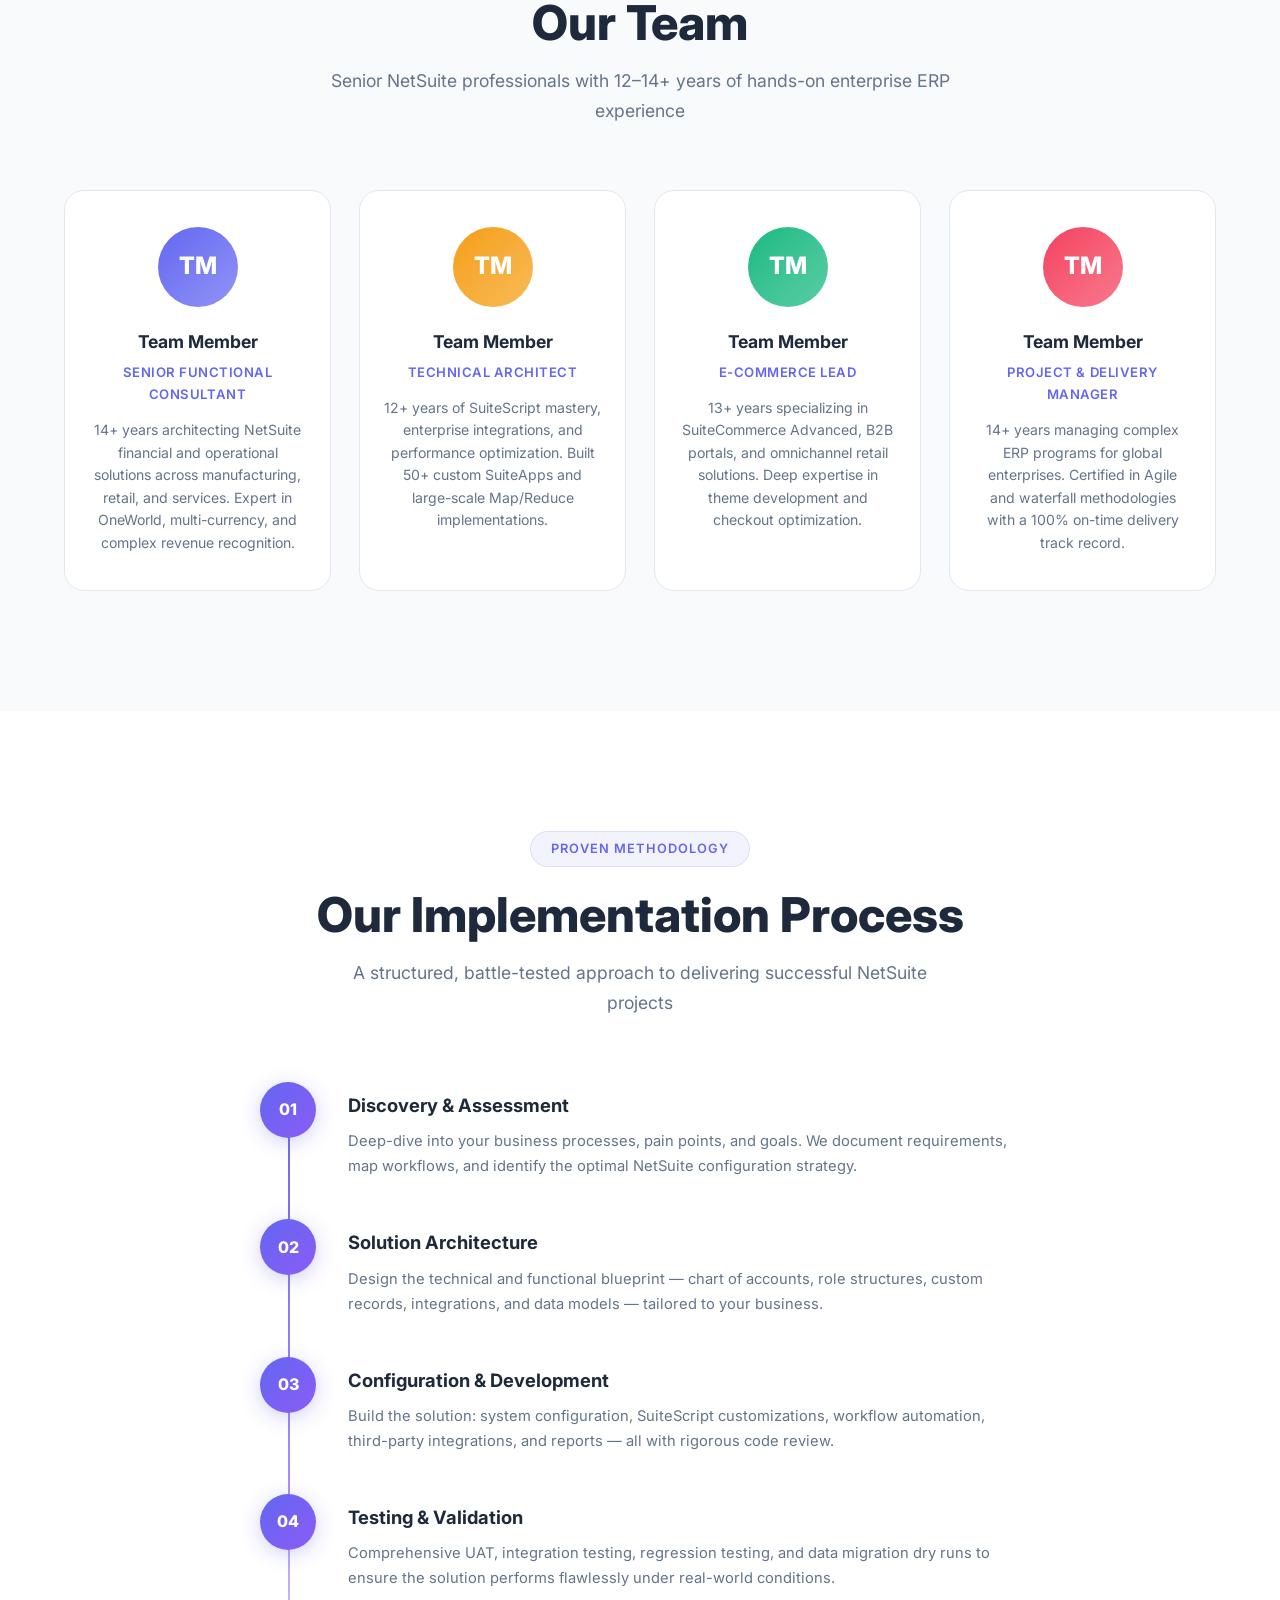
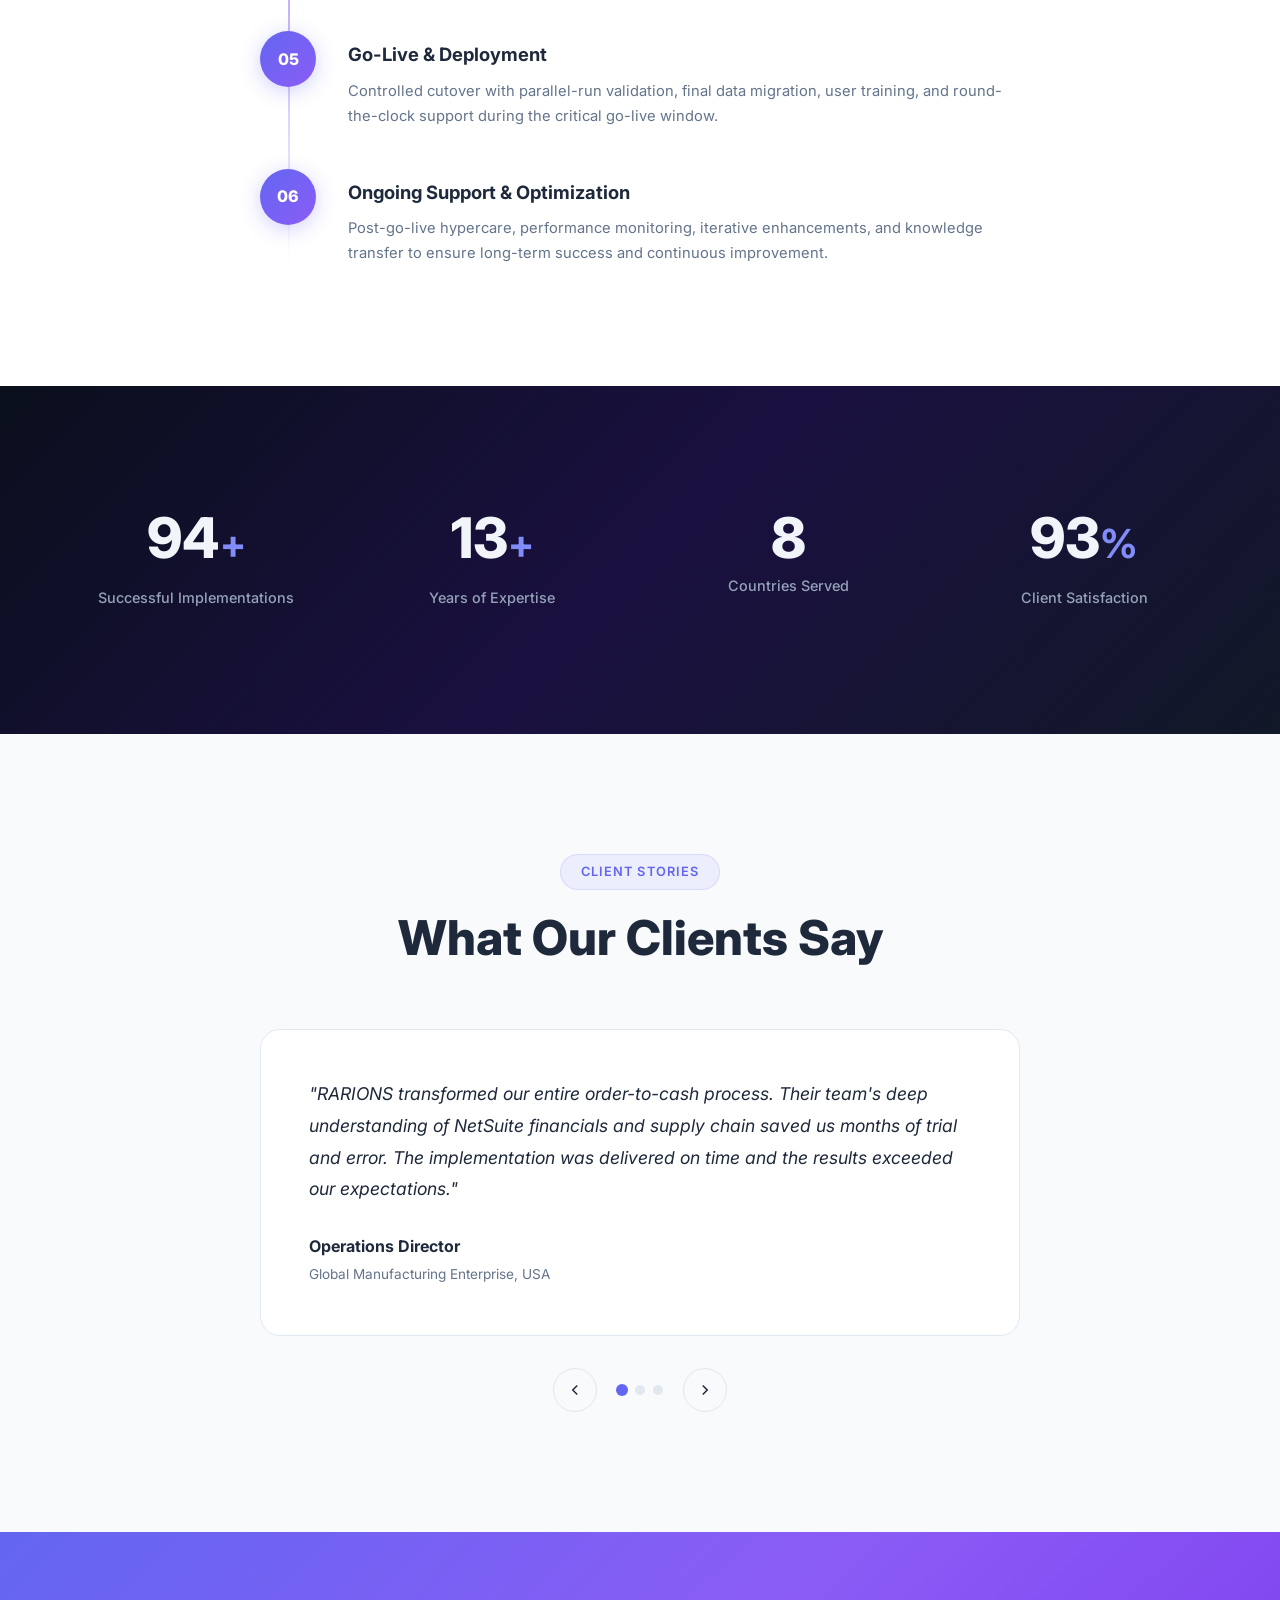
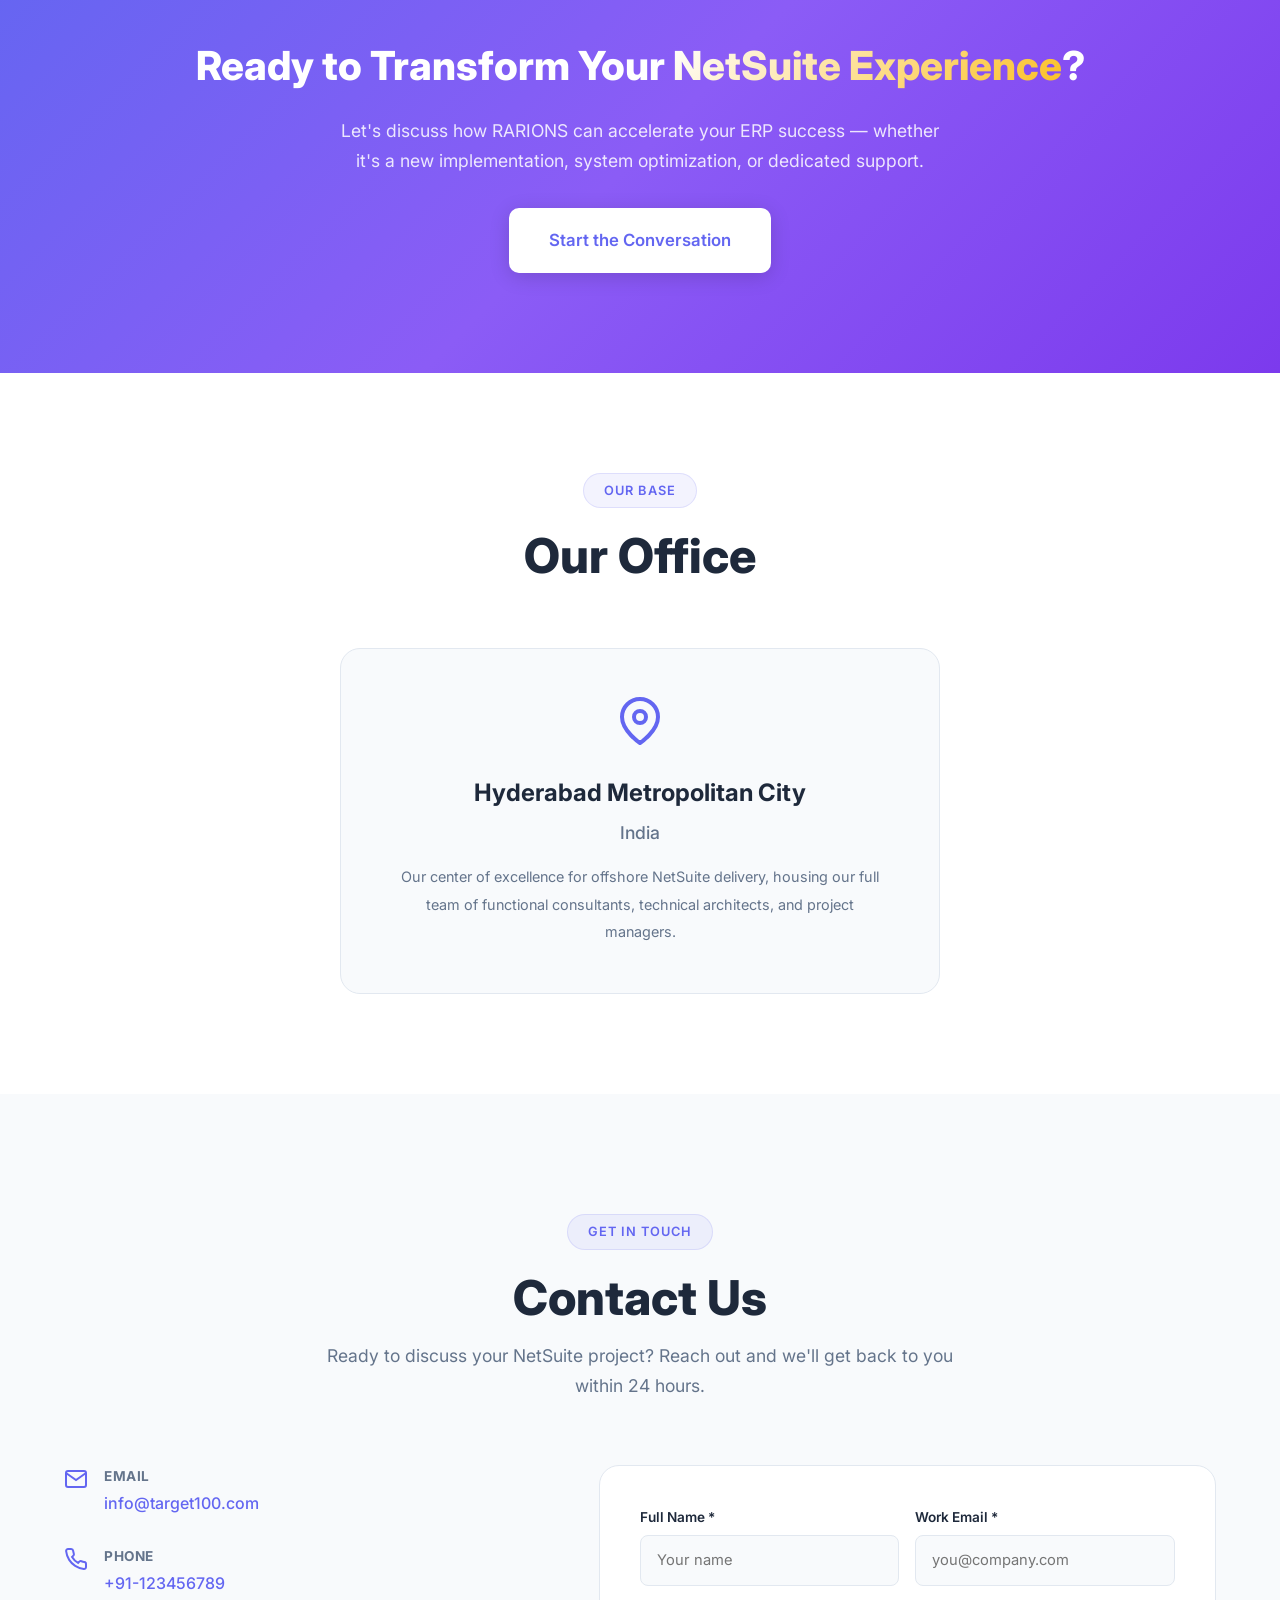
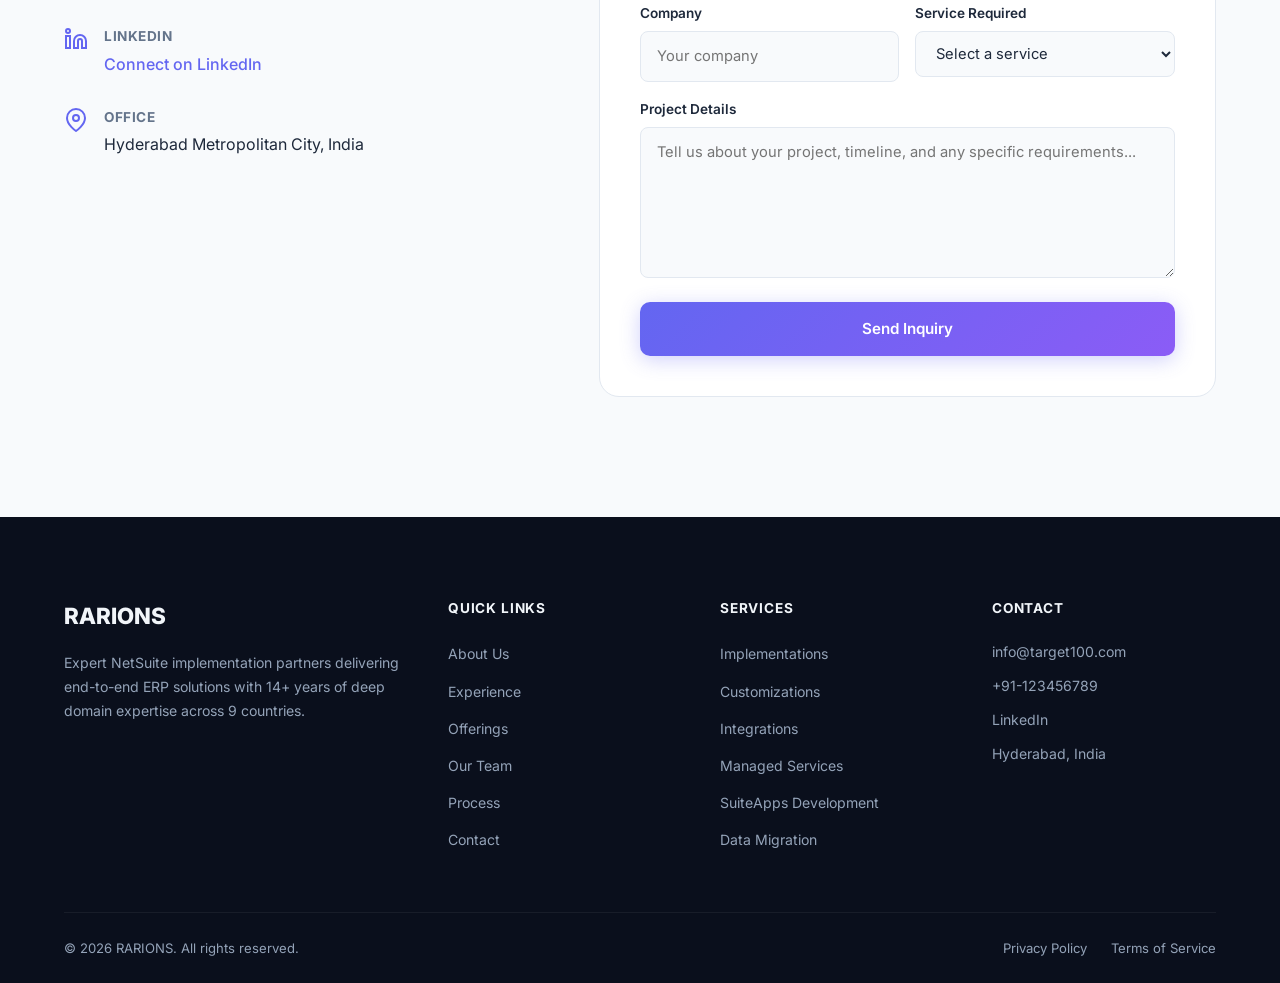
<file: backup/2026-11-21_22-36-48/index.html>
<!DOCTYPE html>
<html lang="en">
<head>
  <meta charset="UTF-8">
  <meta name="viewport" content="width=device-width, initial-scale=1.0">
  <title>RARIONS — Expert NetSuite Implementation Partners</title>
  <meta name="description" content="RARIONS delivers end-to-end Oracle NetSuite implementations, customizations, and managed services with 14+ years of expertise and 100+ successful projects worldwide.">
  <meta property="og:title" content="RARIONS — Expert NetSuite Implementation Partners">
  <meta property="og:description" content="Transform your enterprise with proven NetSuite ERP solutions. 100+ successful implementations across 9 countries.">
  <meta property="og:type" content="website">
  <link rel="preconnect" href="https://fonts.googleapis.com">
  <link rel="preconnect" href="https://fonts.gstatic.com" crossorigin>
  <link href="https://fonts.googleapis.com/css2?family=Inter:wght@300;400;500;600;700;800&display=swap" rel="stylesheet">
  <link rel="stylesheet" href="css/styles.css">
</head>
<body>

<!-- ═══════════════════ NAVBAR ═══════════════════ -->
<nav class="navbar" id="navbar">
  <div class="nav-container">
    <a href="#hero" class="nav-logo"><span class="company-name">RARIONS</span></a>
    <ul class="nav-menu">
      <li><a href="#about" class="nav-link">About</a></li>
      <li><a href="#experience" class="nav-link">Experience</a></li>
      <li><a href="#offerings" class="nav-link">Offerings</a></li>
      <li><a href="#team" class="nav-link">Team</a></li>
      <li><a href="#process" class="nav-link">Process</a></li>
      <li><a href="#contact" class="nav-link">Contact</a></li>
    </ul>
    <a href="#contact" class="nav-cta">Schedule a Call</a>
    <button class="hamburger" aria-label="Toggle menu">
      <span></span><span></span><span></span>
    </button>
  </div>
</nav>

<!-- ═══════════════════ HERO ═══════════════════ -->
<section id="hero" class="hero">
  <div class="hero-bg">
    <div class="hero-orb hero-orb--1"></div>
    <div class="hero-orb hero-orb--2"></div>
    <div class="hero-orb hero-orb--3"></div>
    <div class="hero-grid"></div>
  </div>
  <div class="container hero-content">
    <span class="hero-badge">Oracle NetSuite Implementation Experts</span>
    <h1 class="hero-title">Accelerate Growth with<br><span class="gradient-text">Expert NetSuite Solutions</span></h1>
    <p class="hero-description">With a powerhouse team of 14+ senior engineers boasting over 14 years of deep NetSuite mastery, <span class="company-name">RARIONS</span> has delivered 100+ successful ERP implementations across 9 countries — on time, on budget, every time.</p>
    <div class="hero-ctas">
      <a href="#contact" class="btn btn--primary">Schedule Discovery Call</a>
      <a href="#offerings" class="btn btn--outline">Explore Our Services</a>
    </div>
    <div class="hero-stats">
      <div class="hero-stat">
        <span class="hero-stat__number counter" data-target="100">0</span><span class="hero-stat__plus">+</span>
        <span class="hero-stat__label">Projects Delivered</span>
      </div>
      <div class="hero-stat">
        <span class="hero-stat__number counter" data-target="14">0</span><span class="hero-stat__plus">+</span>
        <span class="hero-stat__label">Years Experience</span>
      </div>
      <div class="hero-stat">
        <span class="hero-stat__number counter" data-target="9">0</span>
        <span class="hero-stat__label">Countries Served</span>
      </div>
    </div>
  </div>
</section>

<!-- ═══════════════════ TRUSTED TECH ═══════════════════ -->
<section class="trusted">
  <div class="container">
    <div class="trusted-logos">
      <span>Oracle NetSuite</span><span>SuiteCloud</span><span>SuiteScript 2.1</span>
      <span>SuiteCommerce</span><span>SuiteFlow</span><span>SuiteAnalytics</span>
      <span>Celigo</span><span>REST / SOAP APIs</span>
    </div>
  </div>
</section>

<!-- ═══════════════════ ABOUT ═══════════════════ -->
<section id="about" class="about">
  <div class="container">
    <div class="section-header">
      <span class="section-badge">Who We Are</span>
      <h2 class="section-title">About <span class="company-name">RARIONS</span></h2>
    </div>
    <div class="about-grid">
      <div class="about-content">
        <p class="about-lead"><span class="company-name">RARIONS</span> is a specialized NetSuite implementation firm built by practitioners, not resellers. Our team of 14+ senior ERP professionals brings deep functional, technical, and e-commerce expertise gained across 100+ enterprise engagements spanning Retail, Manufacturing, Trading, and more.</p>
        <p>We don't just configure software — we architect business transformation. Whether you need a greenfield implementation, a complex system migration, or expert hands to enhance and stabilize an existing NetSuite environment, our consultants deliver with the precision and accountability that only comes from 14+ years of focused ERP experience.</p>
        <p>Having served clients across the United States, United Kingdom, Germany, Saudi Arabia, UAE, Japan, and Australia, we combine global delivery capability with the agility and personal attention of a dedicated specialist team.</p>
        <div class="about-highlights">
          <div class="about-highlight">
            <svg viewBox="0 0 24 24" fill="none" stroke="currentColor" stroke-width="2"><path d="M22 11.08V12a10 10 0 1 1-5.93-9.14"/><polyline points="22 4 12 14.01 9 11.01"/></svg>
            <span>5-Star NetSuite Partner Network</span>
          </div>
          <div class="about-highlight">
            <svg viewBox="0 0 24 24" fill="none" stroke="currentColor" stroke-width="2"><path d="M22 11.08V12a10 10 0 1 1-5.93-9.14"/><polyline points="22 4 12 14.01 9 11.01"/></svg>
            <span>100% Project Delivery Track Record</span>
          </div>
          <div class="about-highlight">
            <svg viewBox="0 0 24 24" fill="none" stroke="currentColor" stroke-width="2"><path d="M22 11.08V12a10 10 0 1 1-5.93-9.14"/><polyline points="22 4 12 14.01 9 11.01"/></svg>
            <span>End-to-End &amp; Hourly Engagement Models</span>
          </div>
        </div>
      </div>
      <div class="about-visual">
        <div class="about-stat-card">
          <span class="about-stat-card__number counter" data-target="14">0</span><span class="about-stat-card__plus">+</span>
          <span class="about-stat-card__label">Years of NetSuite Expertise</span>
        </div>
        <div class="about-stat-card about-stat-card--accent">
          <span class="about-stat-card__number counter" data-target="14">0</span><span class="about-stat-card__plus">+</span>
          <span class="about-stat-card__label">Senior Engineers</span>
        </div>
        <div class="about-stat-card about-stat-card--accent">
          <span class="about-stat-card__number counter" data-target="100">0</span><span class="about-stat-card__plus">+</span>
          <span class="about-stat-card__label">Projects Delivered</span>
        </div>
        <div class="about-stat-card">
          <span class="about-stat-card__number counter" data-target="99">0</span><span class="about-stat-card__plus">%</span>
          <span class="about-stat-card__label">Client Satisfaction</span>
        </div>
      </div>
    </div>
  </div>
</section>

<!-- ═══════════════════ EXPERIENCE ═══════════════════ -->
<section id="experience" class="experience">
  <div class="container">
    <div class="section-header">
      <span class="section-badge">Global Reach</span>
      <h2 class="section-title">Our Experience</h2>
      <p class="section-subtitle">Delivering NetSuite excellence across continents, industries, and engagement models</p>
    </div>

    <!-- World Map -->
    <div class="experience-map">
      <div class="map-container">
        <svg class="world-map" viewBox="0 0 1000 500" xmlns="http://www.w3.org/2000/svg">
          <!-- Simplified continent outlines -->
          <path class="continent" d="M150,120 Q180,80 250,90 Q280,85 300,100 Q290,130 280,160 Q260,180 240,200 Q220,210 200,200 Q170,180 155,150 Z" />
          <path class="continent" d="M200,220 Q230,210 260,230 Q280,260 290,300 Q280,350 260,380 Q240,390 220,370 Q200,340 195,300 Q190,260 200,220 Z" />
          <path class="continent" d="M420,80 Q480,60 540,70 Q580,80 600,100 Q620,80 660,90 Q700,100 720,120 Q710,140 680,150 Q640,160 600,155 Q560,160 520,150 Q480,145 450,130 Q430,110 420,80 Z" />
          <path class="continent" d="M440,140 Q480,135 520,145 Q560,150 580,170 Q600,200 590,240 Q570,260 540,250 Q510,240 490,220 Q470,200 460,170 Q445,155 440,140 Z" />
          <path class="continent" d="M620,160 Q660,150 700,160 Q740,180 760,210 Q770,250 750,280 Q720,300 690,290 Q660,270 640,240 Q625,210 620,160 Z" />
          <path class="continent" d="M780,300 Q830,290 870,310 Q890,340 880,370 Q860,390 830,385 Q800,370 785,340 Q775,320 780,300 Z" />
          <!-- Country dots with pulse -->
          <g class="map-dot" data-country="United States"><circle cx="210" cy="140" r="6"/><circle cx="210" cy="140" r="6" class="map-dot__pulse"/><text x="210" y="162" class="map-label">USA</text></g>
          <g class="map-dot" data-country="Canada"><circle cx="230" cy="105" r="5"/><circle cx="230" cy="105" r="5" class="map-dot__pulse"/><text x="230" y="97" class="map-label">Canada</text></g>
          <g class="map-dot" data-country="United Kingdom"><circle cx="455" cy="95" r="5"/><circle cx="455" cy="95" r="5" class="map-dot__pulse"/><text x="455" y="87" class="map-label">UK</text></g>
          <g class="map-dot" data-country="Germany"><circle cx="490" cy="100" r="5"/><circle cx="490" cy="100" r="5" class="map-dot__pulse"/><text x="490" y="92" class="map-label">Germany</text></g>
          <g class="map-dot" data-country="Saudi Arabia"><circle cx="570" cy="185" r="5"/><circle cx="570" cy="185" r="5" class="map-dot__pulse"/><text x="570" y="177" class="map-label">Saudi Arabia</text></g>
          <g class="map-dot" data-country="UAE"><circle cx="595" cy="195" r="5"/><circle cx="595" cy="195" r="5" class="map-dot__pulse"/><text x="595" y="212" class="map-label">UAE</text></g>
          <g class="map-dot" data-country="China"><circle cx="720" cy="150" r="5"/><circle cx="720" cy="150" r="5" class="map-dot__pulse"/><text x="720" y="142" class="map-label">China</text></g>
          <g class="map-dot" data-country="Japan"><circle cx="770" cy="145" r="5"/><circle cx="770" cy="145" r="5" class="map-dot__pulse"/><text x="770" y="137" class="map-label">Japan</text></g>
          <g class="map-dot" data-country="Australia"><circle cx="830" cy="350" r="5"/><circle cx="830" cy="350" r="5" class="map-dot__pulse"/><text x="830" y="370" class="map-label">Australia</text></g>
        </svg>
        <p class="map-caption">Delivering NetSuite solutions across <strong>9 countries</strong> spanning North America, Europe, the Middle East, and Asia-Pacific</p>
      </div>
    </div>

    <!-- Industries -->
    <div class="experience-industries">
      <h3 class="experience-subtitle">Industries We Serve</h3>
      <div class="industries-grid">
        <div class="industry-card reveal">
          <div class="industry-card__icon">
            <svg viewBox="0 0 48 48" fill="none" stroke="currentColor" stroke-width="2"><rect x="8" y="20" width="32" height="22" rx="2"/><path d="M16 20V14a8 8 0 0 1 16 0v6"/><circle cx="24" cy="32" r="3"/></svg>
          </div>
          <span>Retail</span>
        </div>
        <div class="industry-card reveal">
          <div class="industry-card__icon">
            <svg viewBox="0 0 48 48" fill="none" stroke="currentColor" stroke-width="2"><path d="M6 42h36M10 42V22l14-14 14 14v20"/><rect x="18" y="30" width="12" height="12"/></svg>
          </div>
          <span>Trading</span>
        </div>
        <div class="industry-card reveal">
          <div class="industry-card__icon">
            <svg viewBox="0 0 48 48" fill="none" stroke="currentColor" stroke-width="2"><rect x="4" y="28" width="12" height="14"/><rect x="18" y="20" width="12" height="22"/><rect x="32" y="12" width="12" height="30"/><path d="M4 42h40"/></svg>
          </div>
          <span>Manufacturing</span>
        </div>
        <div class="industry-card reveal">
          <div class="industry-card__icon">
            <svg viewBox="0 0 48 48" fill="none" stroke="currentColor" stroke-width="2"><circle cx="24" cy="24" r="18"/><path d="M24 6v36M6 24h36M10 12l28 24M36 12L8 36"/></svg>
          </div>
          <span>Advertising</span>
        </div>
        <div class="industry-card reveal">
          <div class="industry-card__icon">
            <svg viewBox="0 0 48 48" fill="none" stroke="currentColor" stroke-width="2"><path d="M8 18h32v22a2 2 0 0 1-2 2H10a2 2 0 0 1-2-2V18z"/><path d="M16 18V12a8 8 0 0 1 16 0v6"/><path d="M18 30h12M24 26v8"/></svg>
          </div>
          <span>Food Delivery</span>
        </div>
        <div class="industry-card reveal">
          <div class="industry-card__icon">
            <svg viewBox="0 0 48 48" fill="none" stroke="currentColor" stroke-width="2"><path d="M12 14h24v6H12z"/><path d="M8 20h32v22H8z"/><path d="M20 26h8v8h-8z"/><circle cx="24" cy="10" r="4"/></svg>
          </div>
          <span>Service</span>
        </div>
      </div>
    </div>

    <!-- Support Models -->
    <div class="experience-support">
      <div class="support-card reveal">
        <div class="support-card__icon">
          <svg viewBox="0 0 48 48" fill="none" stroke="currentColor" stroke-width="2"><circle cx="24" cy="24" r="20"/><path d="M24 4a28 28 0 0 1 0 40M24 4a28 28 0 0 0 0 40M4 24h40M6 14h36M6 34h36"/></svg>
        </div>
        <h3>Offshore Delivery</h3>
        <p>Comprehensive remote delivery covering every phase of NetSuite projects from our Hyderabad center of excellence.</p>
        <ul class="support-card__list">
          <li>Requirements Gathering</li><li>Solutioning &amp; Scoping</li>
          <li>Implementation</li><li>Customization</li>
          <li>Integration</li><li>Quality Analysis</li>
          <li>Post Go-Live Support</li>
        </ul>
      </div>
      <div class="support-card reveal">
        <div class="support-card__icon">
          <svg viewBox="0 0 48 48" fill="none" stroke="currentColor" stroke-width="2"><path d="M24 4L4 18v22h16V28h8v12h16V18L24 4z"/><circle cx="24" cy="20" r="4"/></svg>
        </div>
        <h3>Onsite Engagement</h3>
        <p>Our consultants travel to work directly alongside your teams for high-touch phases of critical projects.</p>
        <ul class="support-card__list">
          <li>United States — Client workshops &amp; UAT</li>
          <li>Saudi Arabia — Go-live support &amp; training</li>
          <li>United Arab Emirates — Discovery &amp; deployment</li>
        </ul>
      </div>
    </div>
  </div>
</section>

<!-- ═══════════════════ CLIENTS & PARTNERS ═══════════════════ -->
<section class="partners">
  <div class="container">
    <div class="partners-content">
      <div class="partners-item reveal">
        <svg viewBox="0 0 48 48" fill="none" stroke="currentColor" stroke-width="2"><polygon points="24,4 29,18 44,18 32,27 36,42 24,33 12,42 16,27 4,18 19,18"/></svg>
        <h3>5-Star NetSuite Partner Network</h3>
        <p>We collaborate with leading NetSuite Solution Providers and Alliance Partners, bringing world-class implementation standards to every project.</p>
      </div>
      <div class="partners-item reveal">
        <svg viewBox="0 0 48 48" fill="none" stroke="currentColor" stroke-width="2"><circle cx="24" cy="24" r="20"/><path d="M24 4a28 28 0 0 1 0 40M24 4a28 28 0 0 0 0 40M4 24h40"/></svg>
        <h3>Global Customer Base</h3>
        <p>Trusted by enterprises across 9 countries, from mid-market companies to multinational corporations managing complex, multi-subsidiary NetSuite environments.</p>
      </div>
    </div>
  </div>
</section>

<!-- ═══════════════════ OFFERINGS ═══════════════════ -->
<section id="offerings" class="offerings">
  <div class="container">
    <div class="section-header">
      <span class="section-badge">What We Deliver</span>
      <h2 class="section-title">Our Offerings</h2>
      <p class="section-subtitle">Comprehensive NetSuite services tailored to your business stage, complexity, and goals</p>
    </div>
    <div class="offerings-grid">
      <!-- 1 -->
      <div class="offering-card reveal">
        <div class="offering-card__icon">
          <svg viewBox="0 0 48 48" fill="none" stroke="currentColor" stroke-width="2"><rect x="6" y="6" width="36" height="36" rx="4"/><path d="M6 18h36"/><path d="M18 18v24"/></svg>
        </div>
        <h3 class="offering-card__title">Implementations</h3>
        <p class="offering-card__desc">End-to-end NetSuite deployments — from requirements discovery and solution architecture through configuration, testing, data migration, and controlled go-live. We handle greenfield rollouts and complex multi-subsidiary setups with equal rigor.</p>
      </div>
      <!-- 2 -->
      <div class="offering-card reveal">
        <div class="offering-card__icon">
          <svg viewBox="0 0 48 48" fill="none" stroke="currentColor" stroke-width="2"><path d="M14 6l-8 8 8 8"/><path d="M34 30l8 8-8 8"/><path d="M28 6L20 42"/></svg>
        </div>
        <h3 class="offering-card__title">Customizations</h3>
        <p class="offering-card__desc">Tailored SuiteScript 2.1 solutions, custom records, workflows, and UI enhancements that extend NetSuite to match your exact business processes — without compromising upgrade-safe architecture.</p>
      </div>
      <!-- 3 -->
      <div class="offering-card reveal">
        <div class="offering-card__icon">
          <svg viewBox="0 0 48 48" fill="none" stroke="currentColor" stroke-width="2"><circle cx="14" cy="24" r="8"/><circle cx="34" cy="24" r="8"/><path d="M22 20c2 2.5 2 5.5 0 8"/><path d="M26 20c-2 2.5-2 5.5 0 8"/></svg>
        </div>
        <h3 class="offering-card__title">Integrations</h3>
        <p class="offering-card__desc">Seamless connectivity between NetSuite and your tech ecosystem — CRM, e-commerce, logistics, payment gateways, and BI tools — using RESTlets, SuiteTalk, Celigo, Boomi, and custom middleware.</p>
      </div>
      <!-- 4 -->
      <div class="offering-card reveal">
        <div class="offering-card__icon">
          <svg viewBox="0 0 48 48" fill="none" stroke="currentColor" stroke-width="2"><rect x="6" y="6" width="36" height="36" rx="4"/><path d="M16 20h16M16 28h10"/><circle cx="36" cy="36" r="8" fill="var(--color-bg-white)" stroke="currentColor"/><path d="M33 36h6M36 33v6"/></svg>
        </div>
        <h3 class="offering-card__title">Managed Services</h3>
        <p class="offering-card__desc">Ongoing administration, monitoring, and optimization of your NetSuite environment. Our managed services team handles support tickets, monthly enhancements, and proactive health checks so your team can focus on the business.</p>
      </div>
      <!-- 5 -->
      <div class="offering-card reveal">
        <div class="offering-card__icon">
          <svg viewBox="0 0 48 48" fill="none" stroke="currentColor" stroke-width="2"><rect x="8" y="8" width="14" height="14" rx="2"/><rect x="26" y="8" width="14" height="14" rx="2"/><rect x="8" y="26" width="14" height="14" rx="2"/><rect x="26" y="26" width="14" height="14" rx="2"/><circle cx="24" cy="24" r="4"/></svg>
        </div>
        <h3 class="offering-card__title">SuiteApps Development</h3>
        <p class="offering-card__desc">Custom SuiteApp bundles built to NetSuite's SuiteCloud Development Framework standards — packaged, testable, and deployable across accounts for scalable, product-grade extensions.</p>
      </div>
      <!-- 6 -->
      <div class="offering-card reveal">
        <div class="offering-card__icon">
          <svg viewBox="0 0 48 48" fill="none" stroke="currentColor" stroke-width="2"><path d="M6 36h36"/><path d="M12 36V20h8v16"/><path d="M24 36V12h8v24"/><path d="M36 36V24"/><path d="M10 12l8-6 8 4 8-6"/></svg>
        </div>
        <h3 class="offering-card__title">Data Migration</h3>
        <p class="offering-card__desc">Structured, validated data migration from legacy ERP systems, spreadsheets, or competing platforms into NetSuite — with complete mapping, transformation, and reconciliation to ensure zero data loss.</p>
      </div>
      <!-- 7 -->
      <div class="offering-card reveal">
        <div class="offering-card__icon">
          <svg viewBox="0 0 48 48" fill="none" stroke="currentColor" stroke-width="2"><path d="M24 4v8M24 36v8M4 24h8M36 24h8"/><circle cx="24" cy="24" r="12"/><path d="M20 20l4 4 4-4"/><path d="M24 24v6"/></svg>
        </div>
        <h3 class="offering-card__title">Project Management</h3>
        <p class="offering-card__desc">Certified project managers who drive scope, timeline, and budget discipline using Agile and hybrid methodologies — keeping stakeholders aligned from kickoff through hypercare.</p>
      </div>
    </div>
  </div>
</section>

<!-- ═══════════════════ ENGAGEMENT MODELS ═══════════════════ -->
<section id="engagement" class="engagement">
  <div class="container">
    <div class="section-header section-header--light">
      <span class="section-badge section-badge--light">How We Work</span>
      <h2 class="section-title">Flexible Engagement Models</h2>
      <p class="section-subtitle">Choose the delivery model that fits your project scope, timeline, and budget</p>
    </div>
    <div class="engagement-grid">
      <div class="engagement-card reveal">
        <div class="engagement-card__number">01</div>
        <h3>Full Project Delivery</h3>
        <p>Scope-guaranteed, end-to-end NetSuite implementation with fixed milestones, dedicated resources, and complete ownership from discovery through go-live and hypercare.</p>
        <span class="engagement-card__tag">Greenfield &amp; Complex Deployments</span>
      </div>
      <div class="engagement-card reveal">
        <div class="engagement-card__number">02</div>
        <h3>Hourly &amp; On-Demand Support</h3>
        <p>Flexible, pay-as-you-go access to senior NetSuite consultants for troubleshooting, ad-hoc customization requests, training, and expert advisory — no long-term commitments required.</p>
        <span class="engagement-card__tag">Consulting &amp; Advisory</span>
      </div>
      <div class="engagement-card reveal">
        <div class="engagement-card__number">03</div>
        <h3>Project Enhancement &amp; Rescue</h3>
        <p>Take over, audit, stabilize, and optimize existing NetSuite environments — whether inherited from another partner or in need of significant improvement and re-architecture.</p>
        <span class="engagement-card__tag">Optimization &amp; Takeover</span>
      </div>
    </div>
  </div>
</section>

<!-- ═══════════════════ EXPERTISE ═══════════════════ -->
<section id="expertise" class="expertise">
  <div class="container">
    <div class="section-header">
      <span class="section-badge">Deep Specialization</span>
      <h2 class="section-title">NetSuite Expertise</h2>
    </div>
    <div class="expertise-tabs">
      <button class="expertise-tab expertise-tab--active" data-tab="functional">Functional</button>
      <button class="expertise-tab" data-tab="technical">Technical</button>
      <button class="expertise-tab" data-tab="ecommerce">E-Commerce</button>
    </div>
    <div class="expertise-panels">
      <div class="expertise-panel expertise-panel--active" data-panel="functional">
        <div class="expertise-panel__content">
          <h3>Functional Consulting &amp; Business Process Design</h3>
          <p>Our functional consultants translate complex business requirements into optimized NetSuite configurations. With deep domain knowledge across financials, supply chain, and operations, we ensure the system works the way your business does.</p>
          <ul class="expertise-panel__list">
            <li>Chart of Accounts Design &amp; Financial Reporting</li>
            <li>Multi-Currency &amp; OneWorld Configuration</li>
            <li>Procure-to-Pay &amp; Order-to-Cash Optimization</li>
            <li>Advanced Inventory &amp; Warehouse Management</li>
            <li>Revenue Recognition &amp; Fixed Assets</li>
            <li>Role-Based Dashboards &amp; KPI Configuration</li>
          </ul>
        </div>
      </div>
      <div class="expertise-panel" data-panel="technical">
        <div class="expertise-panel__content">
          <h3>Technical Architecture &amp; Custom Development</h3>
          <p>Our technical architects build robust, upgrade-safe solutions using SuiteCloud's full toolkit. From complex scripting to enterprise integrations, we write clean, documented, maintainable code that scales with your business.</p>
          <ul class="expertise-panel__list">
            <li>SuiteScript 2.0 / 2.1 — Client, User Event, Map/Reduce, Scheduled</li>
            <li>RESTlets, Suitelets &amp; Custom API Endpoints</li>
            <li>SuiteFlow Workflow Automation</li>
            <li>Saved Searches &amp; SuiteAnalytics Workbook</li>
            <li>Third-Party Integrations (REST, SOAP, Celigo, Boomi)</li>
            <li>Performance Optimization &amp; Governance Management</li>
          </ul>
        </div>
      </div>
      <div class="expertise-panel" data-panel="ecommerce">
        <div class="expertise-panel__content">
          <h3>SuiteCommerce &amp; E-Commerce Solutions</h3>
          <p>We design, build, and optimize SuiteCommerce storefronts and customer portals that deliver seamless B2B and B2C buying experiences — fully integrated with your NetSuite back-office.</p>
          <ul class="expertise-panel__list">
            <li>SuiteCommerce Advanced (SCA) &amp; SuiteCommerce Standard</li>
            <li>Custom Theme &amp; Extension Development</li>
            <li>B2B Customer Portals &amp; Self-Service</li>
            <li>Payment Gateway Integration</li>
            <li>Checkout Flow &amp; UX Optimization</li>
            <li>SEO, Performance &amp; Conversion Optimization</li>
          </ul>
        </div>
      </div>
    </div>
  </div>
</section>

<!-- ═══════════════════ TEAM ═══════════════════ -->
<section id="team" class="team">
  <div class="container">
    <div class="section-header">
      <span class="section-badge">The People</span>
      <h2 class="section-title">Our Team</h2>
      <p class="section-subtitle">Senior NetSuite professionals with 12–14+ years of hands-on enterprise ERP experience</p>
    </div>
    <div class="team-grid">
      <div class="team-card reveal">
        <div class="team-card__photo" style="--accent: var(--color-accent);">
          <span class="team-card__initials">TM</span>
        </div>
        <h3 class="team-card__name">Team Member</h3>
        <span class="team-card__role">Senior Functional Consultant</span>
        <p class="team-card__bio">14+ years architecting NetSuite financial and operational solutions across manufacturing, retail, and services. Expert in OneWorld, multi-currency, and complex revenue recognition.</p>
      </div>
      <div class="team-card reveal">
        <div class="team-card__photo" style="--accent: var(--color-accent-secondary);">
          <span class="team-card__initials">TM</span>
        </div>
        <h3 class="team-card__name">Team Member</h3>
        <span class="team-card__role">Technical Architect</span>
        <p class="team-card__bio">12+ years of SuiteScript mastery, enterprise integrations, and performance optimization. Built 50+ custom SuiteApps and large-scale Map/Reduce implementations.</p>
      </div>
      <div class="team-card reveal">
        <div class="team-card__photo" style="--accent: #10b981;">
          <span class="team-card__initials">TM</span>
        </div>
        <h3 class="team-card__name">Team Member</h3>
        <span class="team-card__role">E-Commerce Lead</span>
        <p class="team-card__bio">13+ years specializing in SuiteCommerce Advanced, B2B portals, and omnichannel retail solutions. Deep expertise in theme development and checkout optimization.</p>
      </div>
      <div class="team-card reveal">
        <div class="team-card__photo" style="--accent: #f43f5e;">
          <span class="team-card__initials">TM</span>
        </div>
        <h3 class="team-card__name">Team Member</h3>
        <span class="team-card__role">Project &amp; Delivery Manager</span>
        <p class="team-card__bio">14+ years managing complex ERP programs for global enterprises. Certified in Agile and waterfall methodologies with a 100% on-time delivery track record.</p>
      </div>
    </div>
  </div>
</section>

<!-- ═══════════════════ PROCESS ═══════════════════ -->
<section id="process" class="process">
  <div class="container">
    <div class="section-header">
      <span class="section-badge">Proven Methodology</span>
      <h2 class="section-title">Our Implementation Process</h2>
      <p class="section-subtitle">A structured, battle-tested approach to delivering successful NetSuite projects</p>
    </div>
    <div class="process-timeline">
      <div class="process-step reveal">
        <div class="process-step__number">01</div>
        <div class="process-step__content">
          <h3>Discovery &amp; Assessment</h3>
          <p>Deep-dive into your business processes, pain points, and goals. We document requirements, map workflows, and identify the optimal NetSuite configuration strategy.</p>
        </div>
      </div>
      <div class="process-step reveal">
        <div class="process-step__number">02</div>
        <div class="process-step__content">
          <h3>Solution Architecture</h3>
          <p>Design the technical and functional blueprint — chart of accounts, role structures, custom records, integrations, and data models — tailored to your business.</p>
        </div>
      </div>
      <div class="process-step reveal">
        <div class="process-step__number">03</div>
        <div class="process-step__content">
          <h3>Configuration &amp; Development</h3>
          <p>Build the solution: system configuration, SuiteScript customizations, workflow automation, third-party integrations, and reports — all with rigorous code review.</p>
        </div>
      </div>
      <div class="process-step reveal">
        <div class="process-step__number">04</div>
        <div class="process-step__content">
          <h3>Testing &amp; Validation</h3>
          <p>Comprehensive UAT, integration testing, regression testing, and data migration dry runs to ensure the solution performs flawlessly under real-world conditions.</p>
        </div>
      </div>
      <div class="process-step reveal">
        <div class="process-step__number">05</div>
        <div class="process-step__content">
          <h3>Go-Live &amp; Deployment</h3>
          <p>Controlled cutover with parallel-run validation, final data migration, user training, and round-the-clock support during the critical go-live window.</p>
        </div>
      </div>
      <div class="process-step reveal">
        <div class="process-step__number">06</div>
        <div class="process-step__content">
          <h3>Ongoing Support &amp; Optimization</h3>
          <p>Post-go-live hypercare, performance monitoring, iterative enhancements, and knowledge transfer to ensure long-term success and continuous improvement.</p>
        </div>
      </div>
    </div>
  </div>
</section>

<!-- ═══════════════════ SUCCESS STATS ═══════════════════ -->
<section class="success">
  <div class="container">
    <div class="success-grid">
      <div class="success-item reveal">
        <span class="success-item__number counter" data-target="100">0</span><span class="success-item__plus">+</span>
        <span class="success-item__label">Successful Implementations</span>
      </div>
      <div class="success-item reveal">
        <span class="success-item__number counter" data-target="14">0</span><span class="success-item__plus">+</span>
        <span class="success-item__label">Years of Expertise</span>
      </div>
      <div class="success-item reveal">
        <span class="success-item__number counter" data-target="9">0</span>
        <span class="success-item__label">Countries Served</span>
      </div>
      <div class="success-item reveal">
        <span class="success-item__number counter" data-target="99">0</span><span class="success-item__plus">%</span>
        <span class="success-item__label">Client Satisfaction</span>
      </div>
    </div>
  </div>
</section>

<!-- ═══════════════════ TESTIMONIALS ═══════════════════ -->
<section id="testimonials" class="testimonials">
  <div class="container">
    <div class="section-header">
      <span class="section-badge">Client Stories</span>
      <h2 class="section-title">What Our Clients Say</h2>
    </div>
    <div class="testimonial-slider">
      <div class="testimonial-track">
        <div class="testimonial-card testimonial-card--active">
          <div class="testimonial-card__quote">"<span class="company-name">RARIONS</span> transformed our entire order-to-cash process. Their team's deep understanding of NetSuite financials and supply chain saved us months of trial and error. The implementation was delivered on time and the results exceeded our expectations."</div>
          <div class="testimonial-card__author">
            <strong>Operations Director</strong>
            <span>Global Manufacturing Enterprise, USA</span>
          </div>
        </div>
        <div class="testimonial-card">
          <div class="testimonial-card__quote">"We inherited a poorly configured NetSuite instance from a previous partner. <span class="company-name">RARIONS</span> audited the entire system, rebuilt our customizations to be upgrade-safe, and migrated us to OneWorld — all without disrupting daily operations. Exceptional work."</div>
          <div class="testimonial-card__author">
            <strong>VP of IT</strong>
            <span>Multi-National Trading Company, UAE</span>
          </div>
        </div>
        <div class="testimonial-card">
          <div class="testimonial-card__quote">"Their SuiteCommerce team built us a B2B customer portal that our clients love. The integration with our back-office is seamless, and the team was responsive, professional, and deeply knowledgeable throughout. Highly recommend."</div>
          <div class="testimonial-card__author">
            <strong>E-Commerce Manager</strong>
            <span>Retail &amp; Distribution Company, UK</span>
          </div>
        </div>
      </div>
      <div class="testimonial-controls">
        <button class="testimonial-prev" aria-label="Previous testimonial">
          <svg viewBox="0 0 24 24" fill="none" stroke="currentColor" stroke-width="2"><polyline points="15 18 9 12 15 6"/></svg>
        </button>
        <div class="testimonial-dots">
          <button class="testimonial-dot testimonial-dot--active" data-index="0" aria-label="Testimonial 1"></button>
          <button class="testimonial-dot" data-index="1" aria-label="Testimonial 2"></button>
          <button class="testimonial-dot" data-index="2" aria-label="Testimonial 3"></button>
        </div>
        <button class="testimonial-next" aria-label="Next testimonial">
          <svg viewBox="0 0 24 24" fill="none" stroke="currentColor" stroke-width="2"><polyline points="9 18 15 12 9 6"/></svg>
        </button>
      </div>
    </div>
  </div>
</section>

<!-- ═══════════════════ CTA BANNER ═══════════════════ -->
<section class="cta-banner">
  <div class="container">
    <h2>Ready to Transform Your <span class="gradient-text">NetSuite Experience</span>?</h2>
    <p>Let's discuss how <span class="company-name">RARIONS</span> can accelerate your ERP success — whether it's a new implementation, system optimization, or dedicated support.</p>
    <a href="#contact" class="btn btn--primary btn--lg">Start the Conversation</a>
  </div>
</section>

<!-- ═══════════════════ OFFICE ═══════════════════ -->
<section class="office">
  <div class="container">
    <div class="section-header">
      <span class="section-badge">Our Base</span>
      <h2 class="section-title">Our Office</h2>
    </div>
    <div class="office-content">
      <div class="office-info">
        <div class="office-pin">
          <svg viewBox="0 0 24 24" fill="none" stroke="currentColor" stroke-width="2"><path d="M21 10c0 7-9 13-9 13s-9-6-9-13a9 9 0 0 1 18 0z"/><circle cx="12" cy="10" r="3"/></svg>
        </div>
        <h3>Hyderabad Metropolitan City</h3>
        <p>India</p>
        <span class="office-detail">Our center of excellence for offshore NetSuite delivery, housing our full team of functional consultants, technical architects, and project managers.</span>
      </div>
    </div>
  </div>
</section>

<!-- ═══════════════════ CONTACT ═══════════════════ -->
<section id="contact" class="contact">
  <div class="container">
    <div class="section-header">
      <span class="section-badge">Get In Touch</span>
      <h2 class="section-title">Contact Us</h2>
      <p class="section-subtitle">Ready to discuss your NetSuite project? Reach out and we'll get back to you within 24 hours.</p>
    </div>
    <div class="contact-grid">
      <div class="contact-info">
        <div class="contact-item">
          <svg viewBox="0 0 24 24" fill="none" stroke="currentColor" stroke-width="2"><path d="M4 4h16c1.1 0 2 .9 2 2v12c0 1.1-.9 2-2 2H4c-1.1 0-2-.9-2-2V6c0-1.1.9-2 2-2z"/><polyline points="22,6 12,13 2,6"/></svg>
          <div>
            <strong>Email</strong>
            <a href="mailto:info@target100.com" class="config-email">info@target100.com</a>
          </div>
        </div>
        <div class="contact-item">
          <svg viewBox="0 0 24 24" fill="none" stroke="currentColor" stroke-width="2"><path d="M22 16.92v3a2 2 0 0 1-2.18 2 19.79 19.79 0 0 1-8.63-3.07 19.5 19.5 0 0 1-6-6 19.79 19.79 0 0 1-3.07-8.67A2 2 0 0 1 4.11 2h3a2 2 0 0 1 2 1.72c.127.96.361 1.903.7 2.81a2 2 0 0 1-.45 2.11L8.09 9.91a16 16 0 0 0 6 6l1.27-1.27a2 2 0 0 1 2.11-.45c.907.339 1.85.573 2.81.7A2 2 0 0 1 22 16.92z"/></svg>
          <div>
            <strong>Phone</strong>
            <a href="tel:+91123456789" class="config-phone">+91-123456789</a>
          </div>
        </div>
        <div class="contact-item">
          <svg viewBox="0 0 24 24" fill="none" stroke="currentColor" stroke-width="2"><path d="M16 8a6 6 0 0 1 6 6v7h-4v-7a2 2 0 0 0-4 0v7h-4v-7a6 6 0 0 1 6-6z"/><rect x="2" y="9" width="4" height="12"/><circle cx="4" cy="4" r="2"/></svg>
          <div>
            <strong>LinkedIn</strong>
            <a href="https://www.linkedin.com/" target="_blank" rel="noopener" class="config-linkedin">Connect on LinkedIn</a>
          </div>
        </div>
        <div class="contact-item">
          <svg viewBox="0 0 24 24" fill="none" stroke="currentColor" stroke-width="2"><path d="M21 10c0 7-9 13-9 13s-9-6-9-13a9 9 0 0 1 18 0z"/><circle cx="12" cy="10" r="3"/></svg>
          <div>
            <strong>Office</strong>
            <span>Hyderabad Metropolitan City, India</span>
          </div>
        </div>
      </div>
      <form class="contact-form" id="contactForm">
        <div class="form-row">
          <div class="form-group">
            <label for="name">Full Name *</label>
            <input type="text" id="name" name="name" required placeholder="Your name">
          </div>
          <div class="form-group">
            <label for="email">Work Email *</label>
            <input type="email" id="email" name="email" required placeholder="you@company.com">
          </div>
        </div>
        <div class="form-row">
          <div class="form-group">
            <label for="company">Company</label>
            <input type="text" id="company" name="company" placeholder="Your company">
          </div>
          <div class="form-group">
            <label for="service">Service Required</label>
            <select id="service" name="service">
              <option value="">Select a service</option>
              <option value="implementation">NetSuite Implementation</option>
              <option value="customization">Customizations</option>
              <option value="integration">Integrations</option>
              <option value="managed">Managed Services</option>
              <option value="suiteapps">SuiteApps Development</option>
              <option value="migration">Data Migration</option>
              <option value="support">Hourly Support</option>
              <option value="enhancement">Project Enhancement</option>
            </select>
          </div>
        </div>
        <div class="form-group">
          <label for="message">Project Details</label>
          <textarea id="message" name="message" rows="5" placeholder="Tell us about your project, timeline, and any specific requirements..."></textarea>
        </div>
        <button type="submit" class="btn btn--primary btn--full">Send Inquiry</button>
        <div class="form-success" id="formSuccess">
          <svg viewBox="0 0 24 24" fill="none" stroke="currentColor" stroke-width="2"><path d="M22 11.08V12a10 10 0 1 1-5.93-9.14"/><polyline points="22 4 12 14.01 9 11.01"/></svg>
          <p>Thank you! Your inquiry has been received. We'll get back to you within 24 hours.</p>
        </div>
      </form>
    </div>
  </div>
</section>

<!-- ═══════════════════ FOOTER ═══════════════════ -->
<footer class="footer">
  <div class="container">
    <div class="footer-grid">
      <div class="footer-brand">
        <a href="#hero" class="footer-logo"><span class="company-name">RARIONS</span></a>
        <p>Expert NetSuite implementation partners delivering end-to-end ERP solutions with 14+ years of deep domain expertise across 9 countries.</p>
      </div>
      <div class="footer-links">
        <h4>Quick Links</h4>
        <ul>
          <li><a href="#about">About Us</a></li>
          <li><a href="#experience">Experience</a></li>
          <li><a href="#offerings">Offerings</a></li>
          <li><a href="#team">Our Team</a></li>
          <li><a href="#process">Process</a></li>
          <li><a href="#contact">Contact</a></li>
        </ul>
      </div>
      <div class="footer-links">
        <h4>Services</h4>
        <ul>
          <li><a href="#offerings">Implementations</a></li>
          <li><a href="#offerings">Customizations</a></li>
          <li><a href="#offerings">Integrations</a></li>
          <li><a href="#offerings">Managed Services</a></li>
          <li><a href="#offerings">SuiteApps Development</a></li>
          <li><a href="#offerings">Data Migration</a></li>
        </ul>
      </div>
      <div class="footer-contact">
        <h4>Contact</h4>
        <ul>
          <li><a href="mailto:info@target100.com" class="config-email">info@target100.com</a></li>
          <li><a href="tel:+91123456789" class="config-phone">+91-123456789</a></li>
          <li><a href="https://www.linkedin.com/" target="_blank" rel="noopener" class="config-linkedin">LinkedIn</a></li>
          <li>Hyderabad, India</li>
        </ul>
      </div>
    </div>
    <div class="footer-bottom">
      <p>&copy; <span class="config-year">2026</span> <span class="company-name">RARIONS</span>. All rights reserved.</p>
      <div class="footer-legal">
        <a href="#">Privacy Policy</a>
        <a href="#">Terms of Service</a>
      </div>
    </div>
  </div>
</footer>

<script src="js/config.js"></script>
<script src="js/main.js"></script>
</body>
</html>
</file>
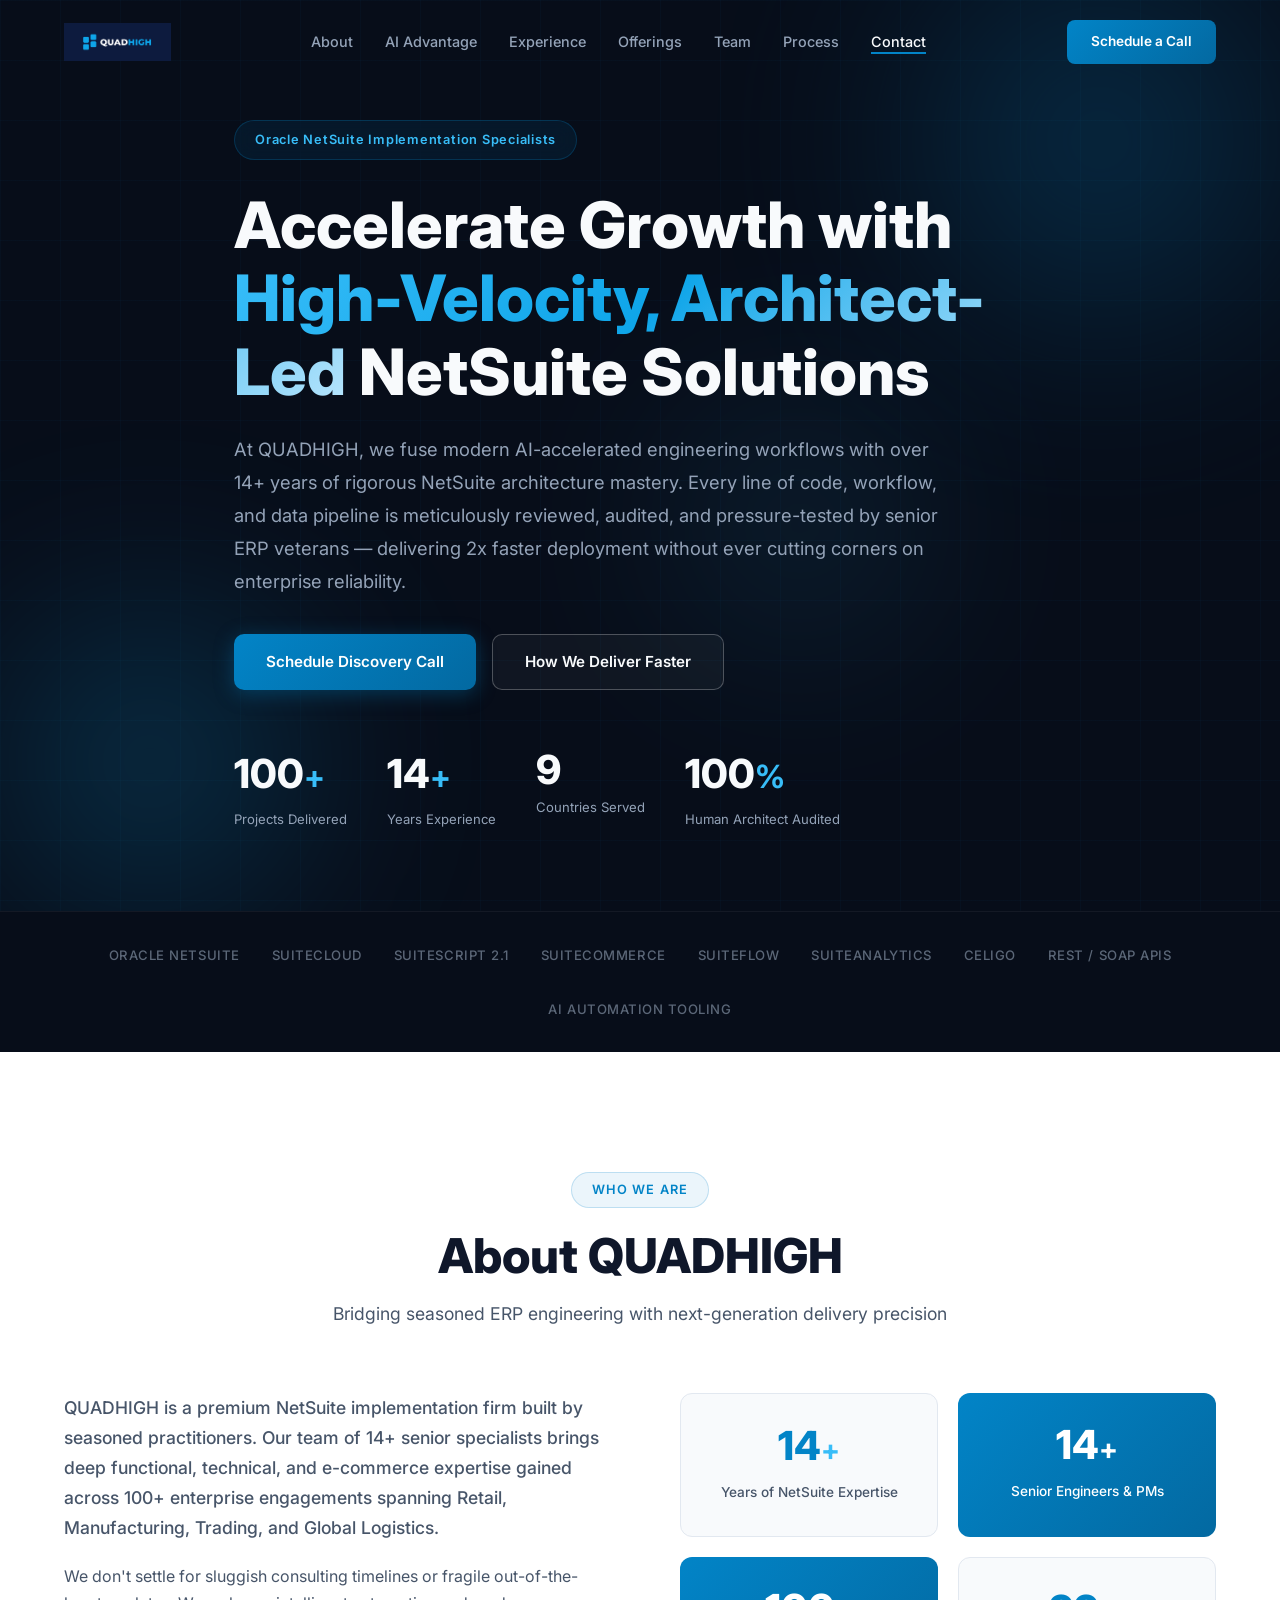
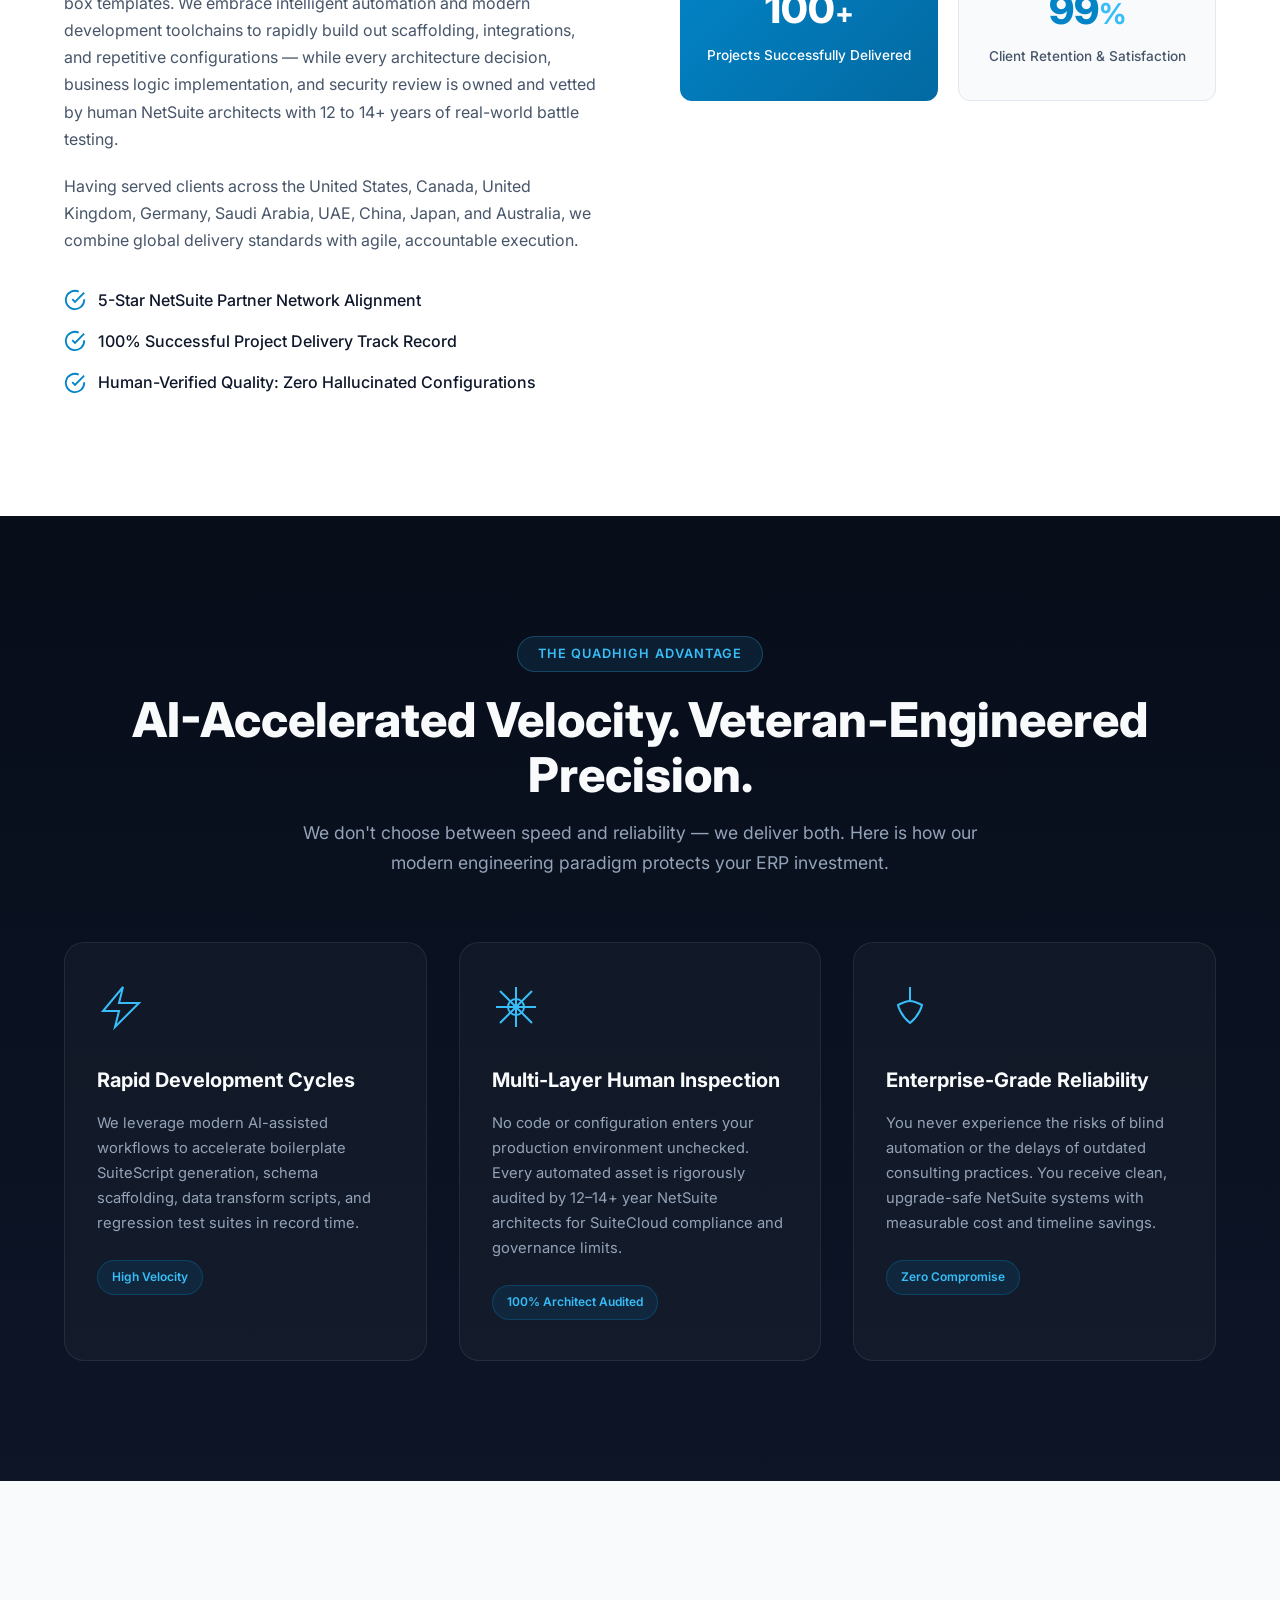
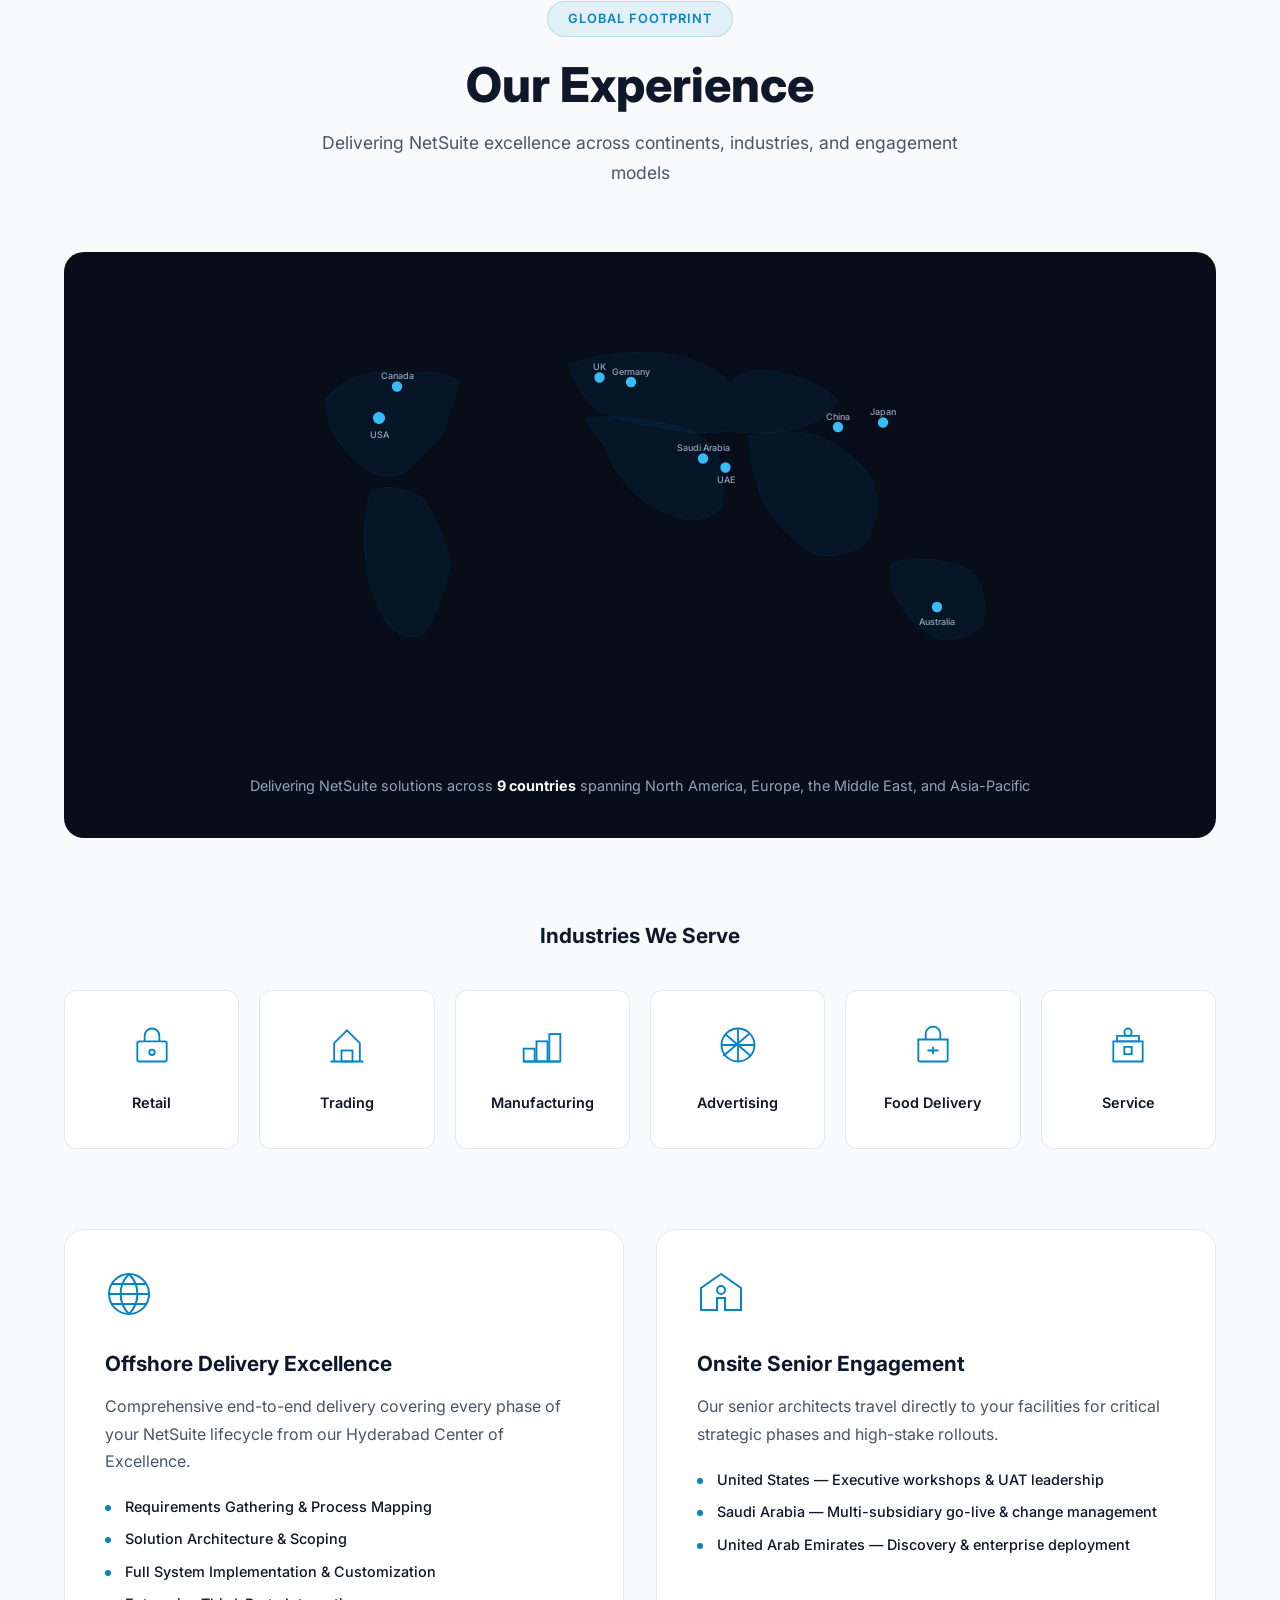
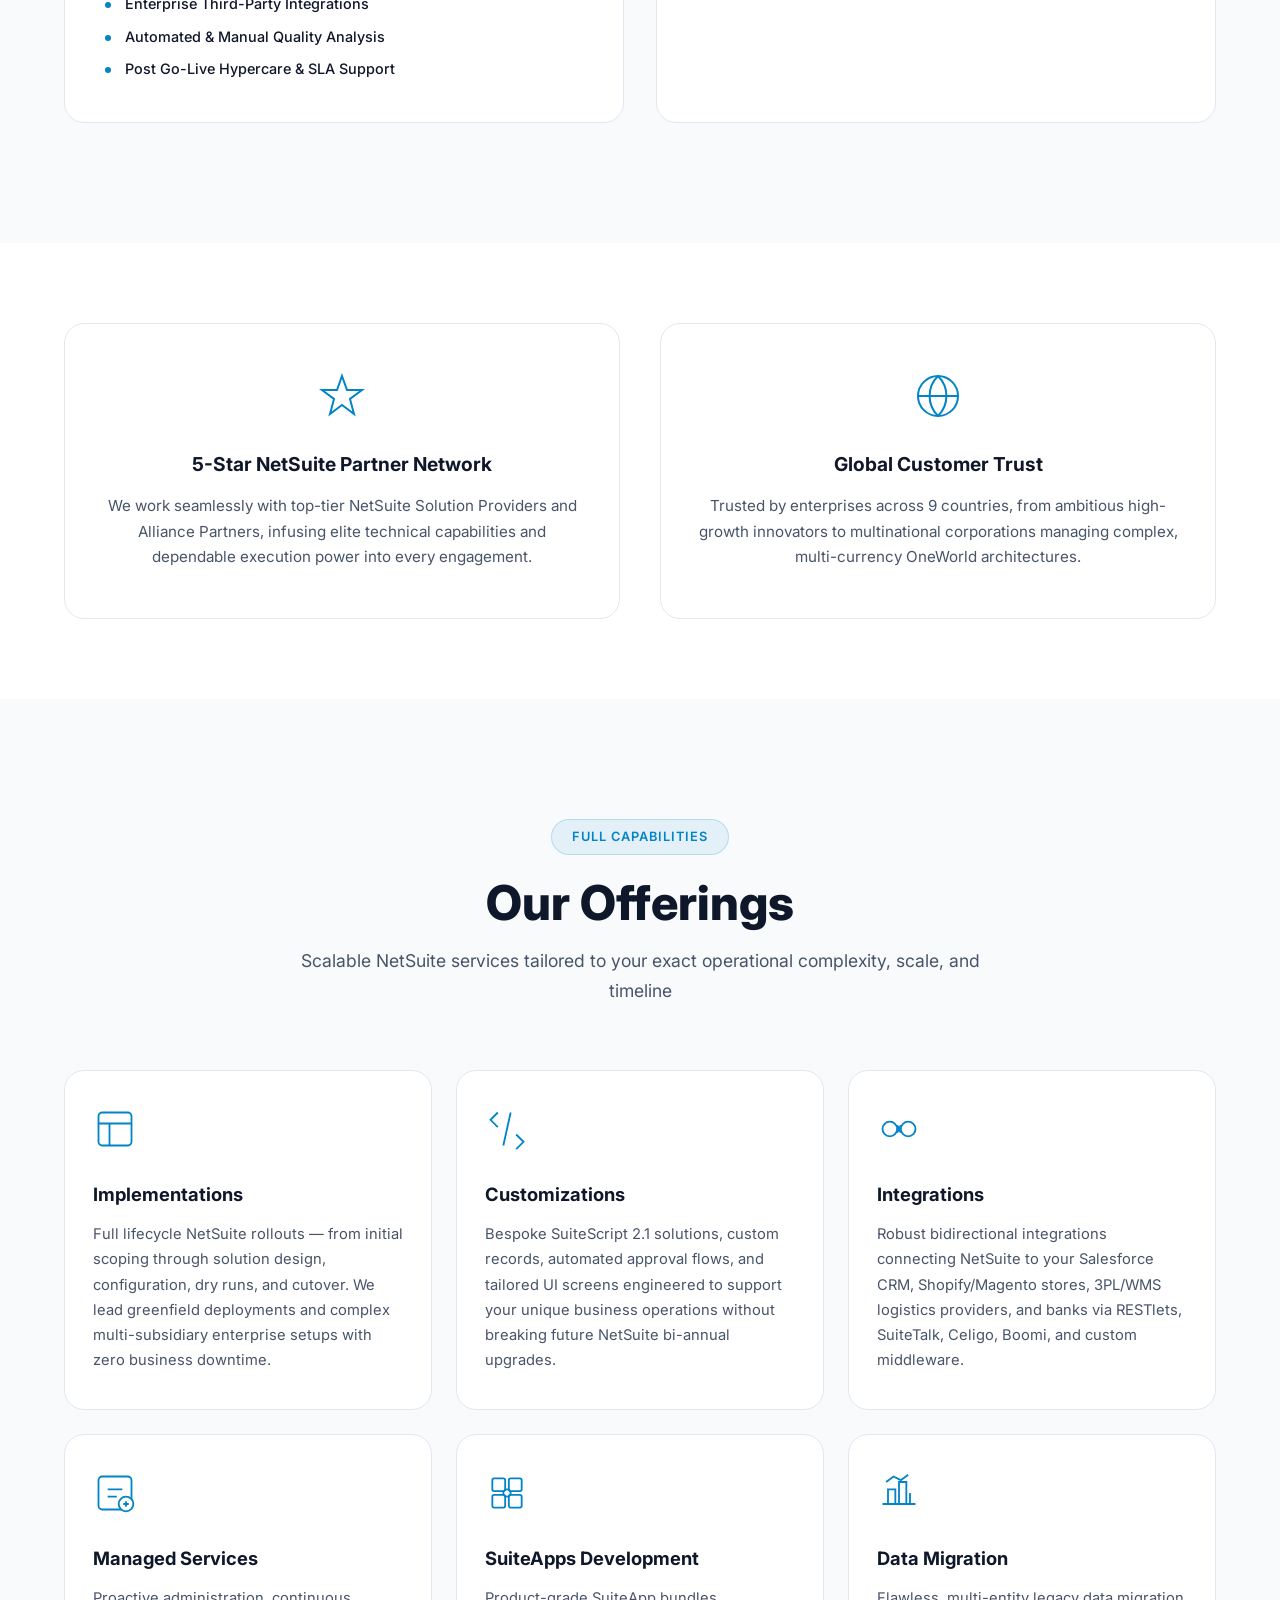
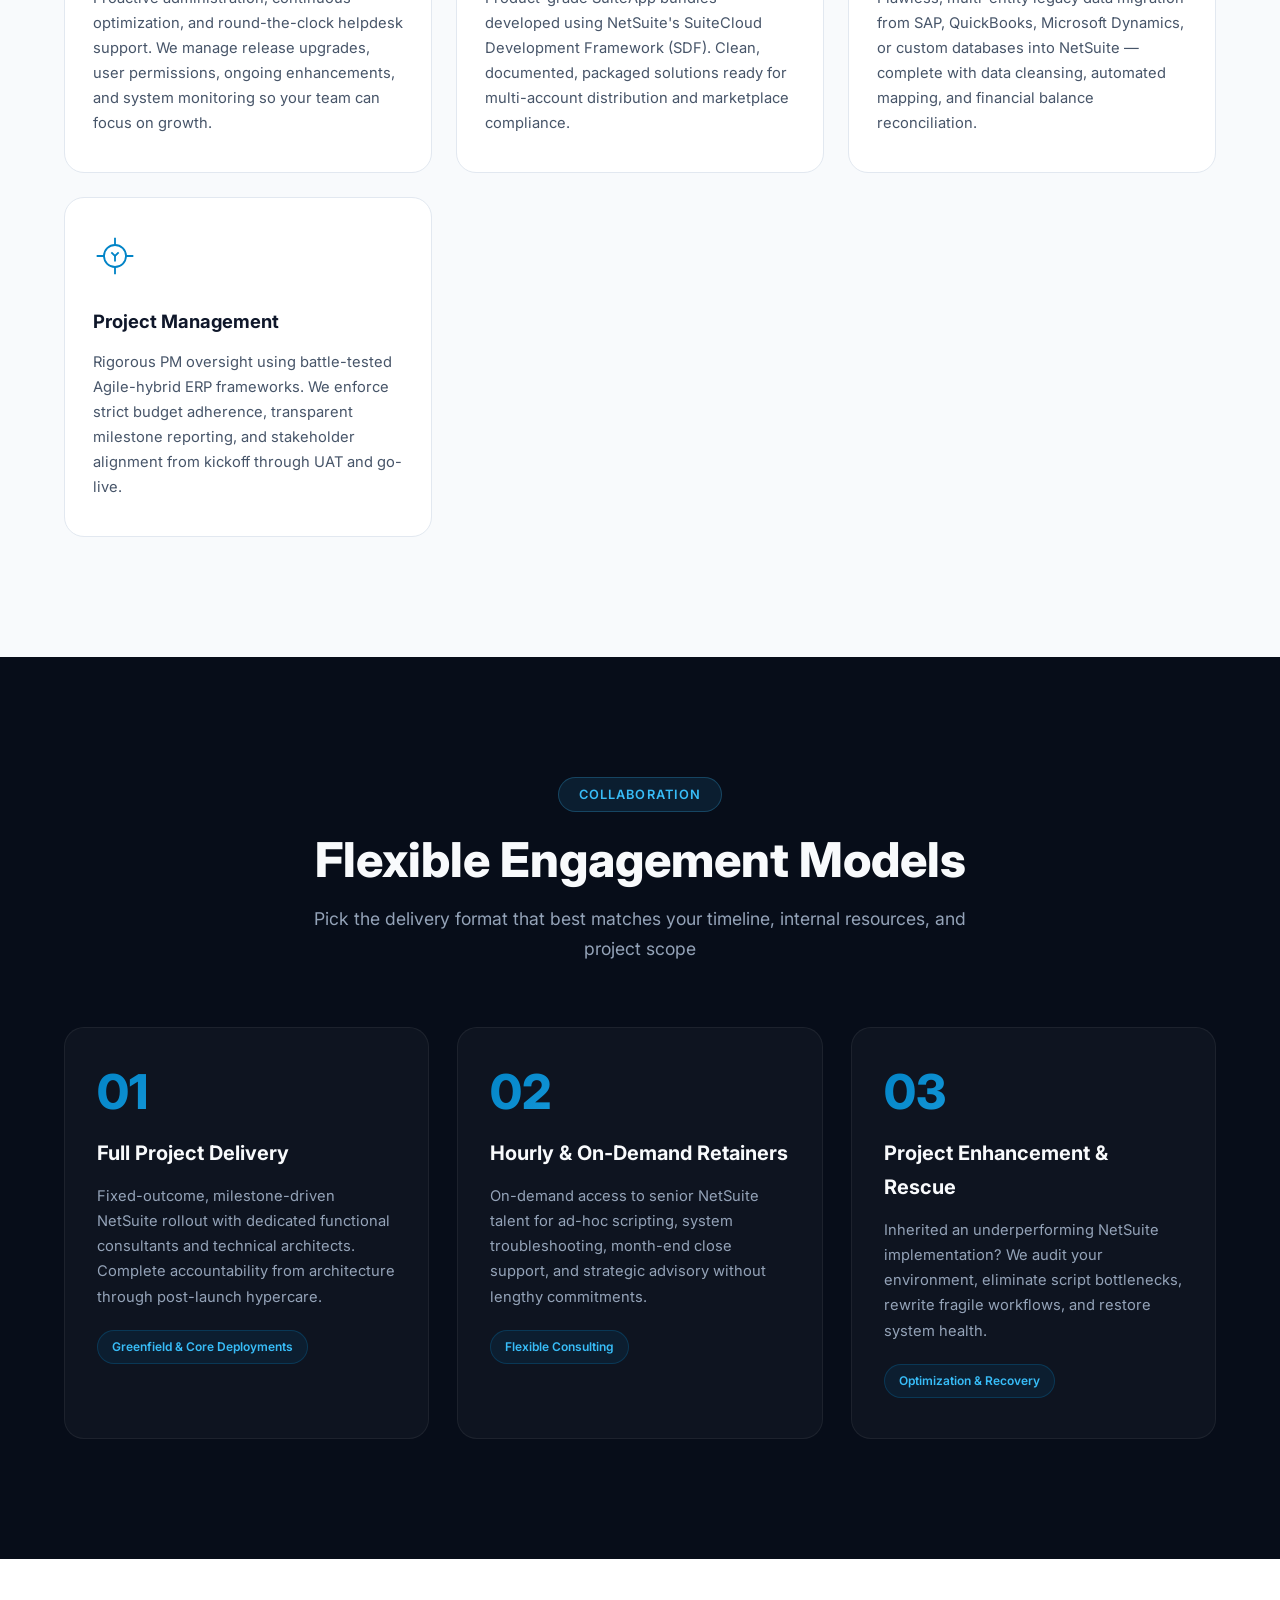
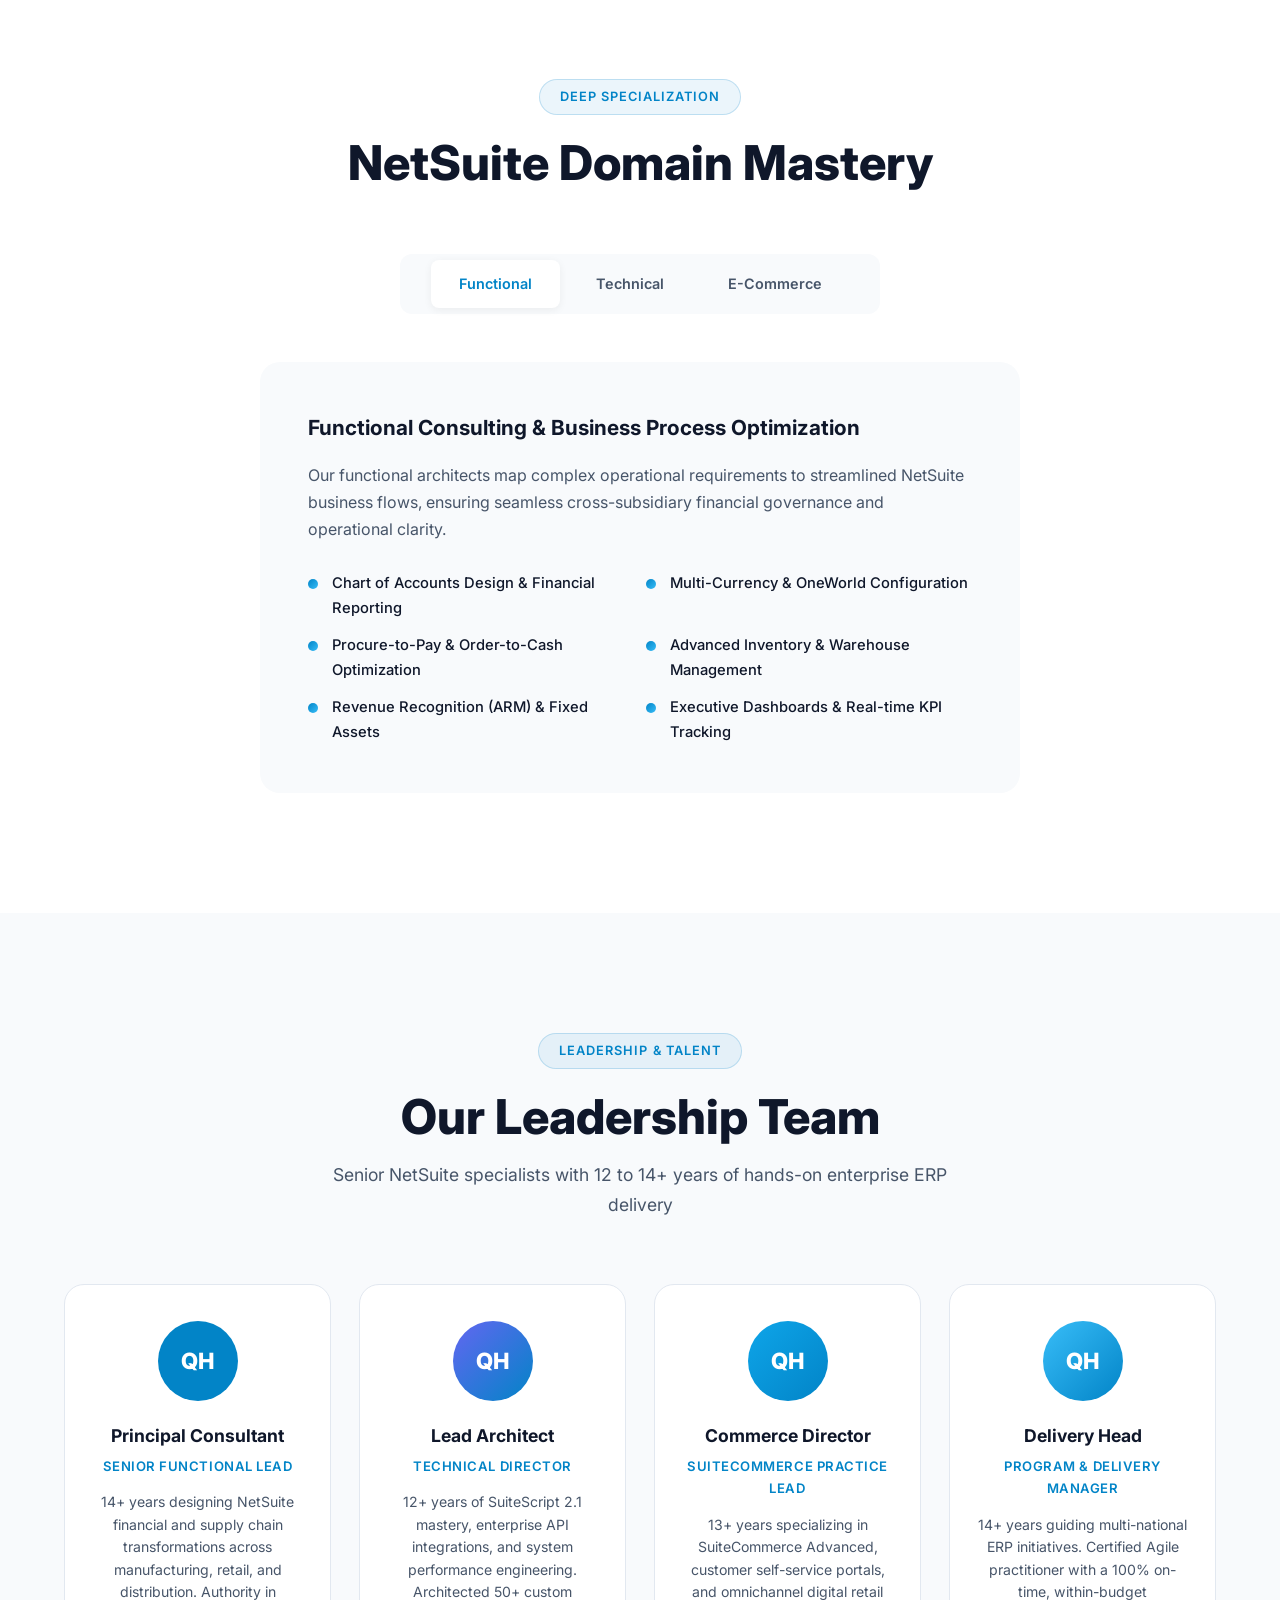
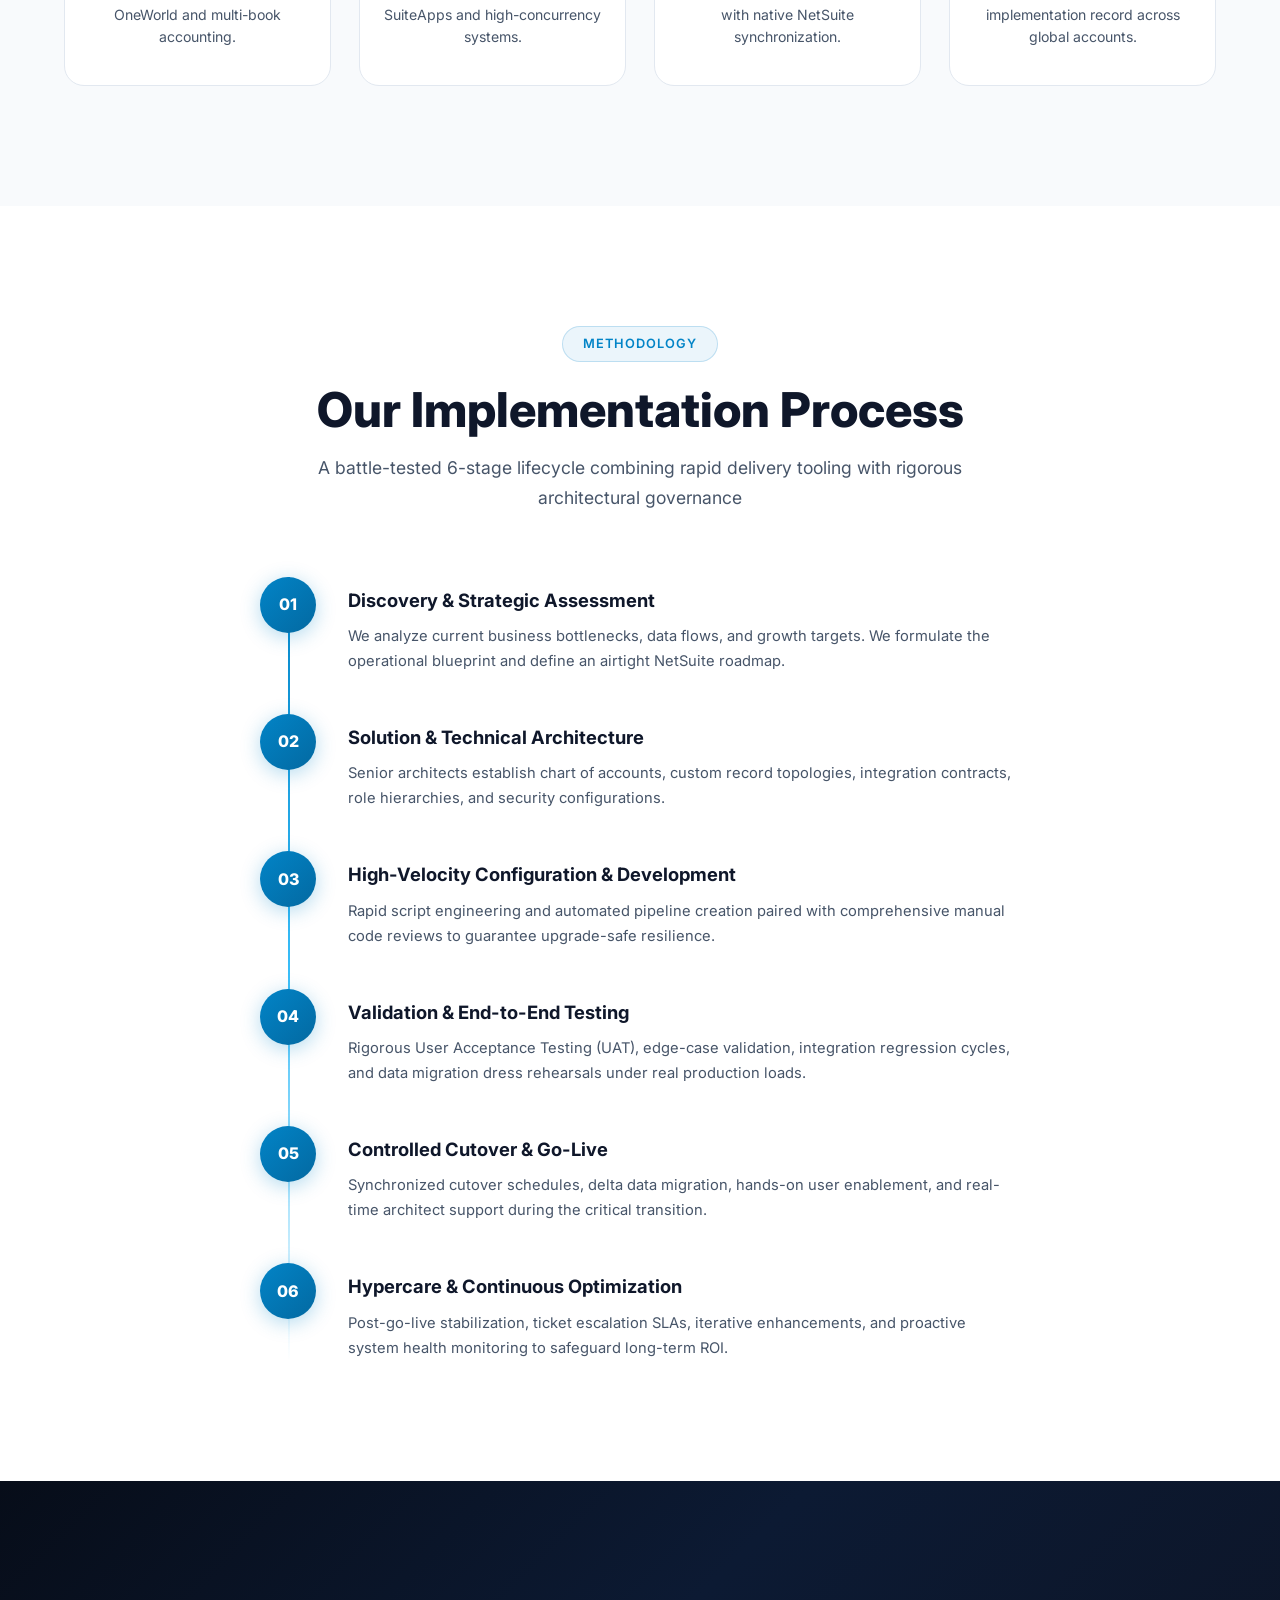
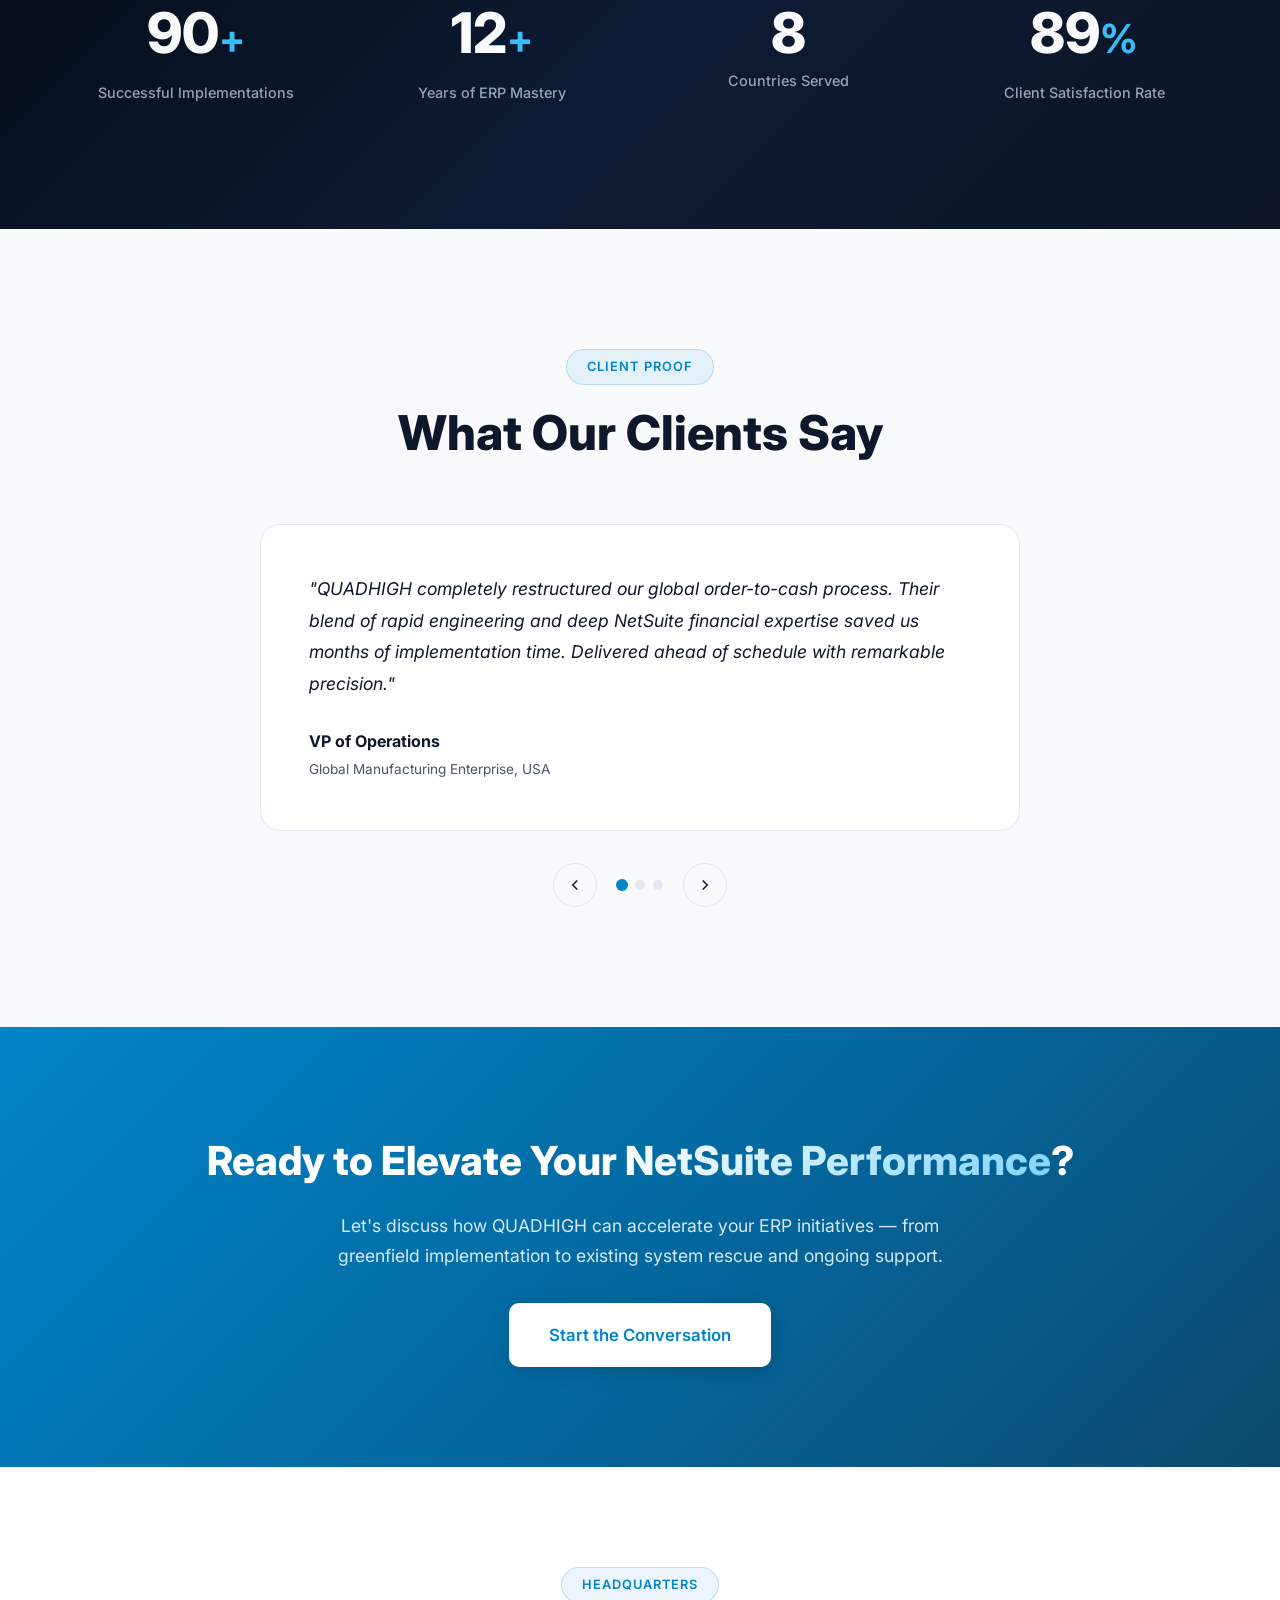
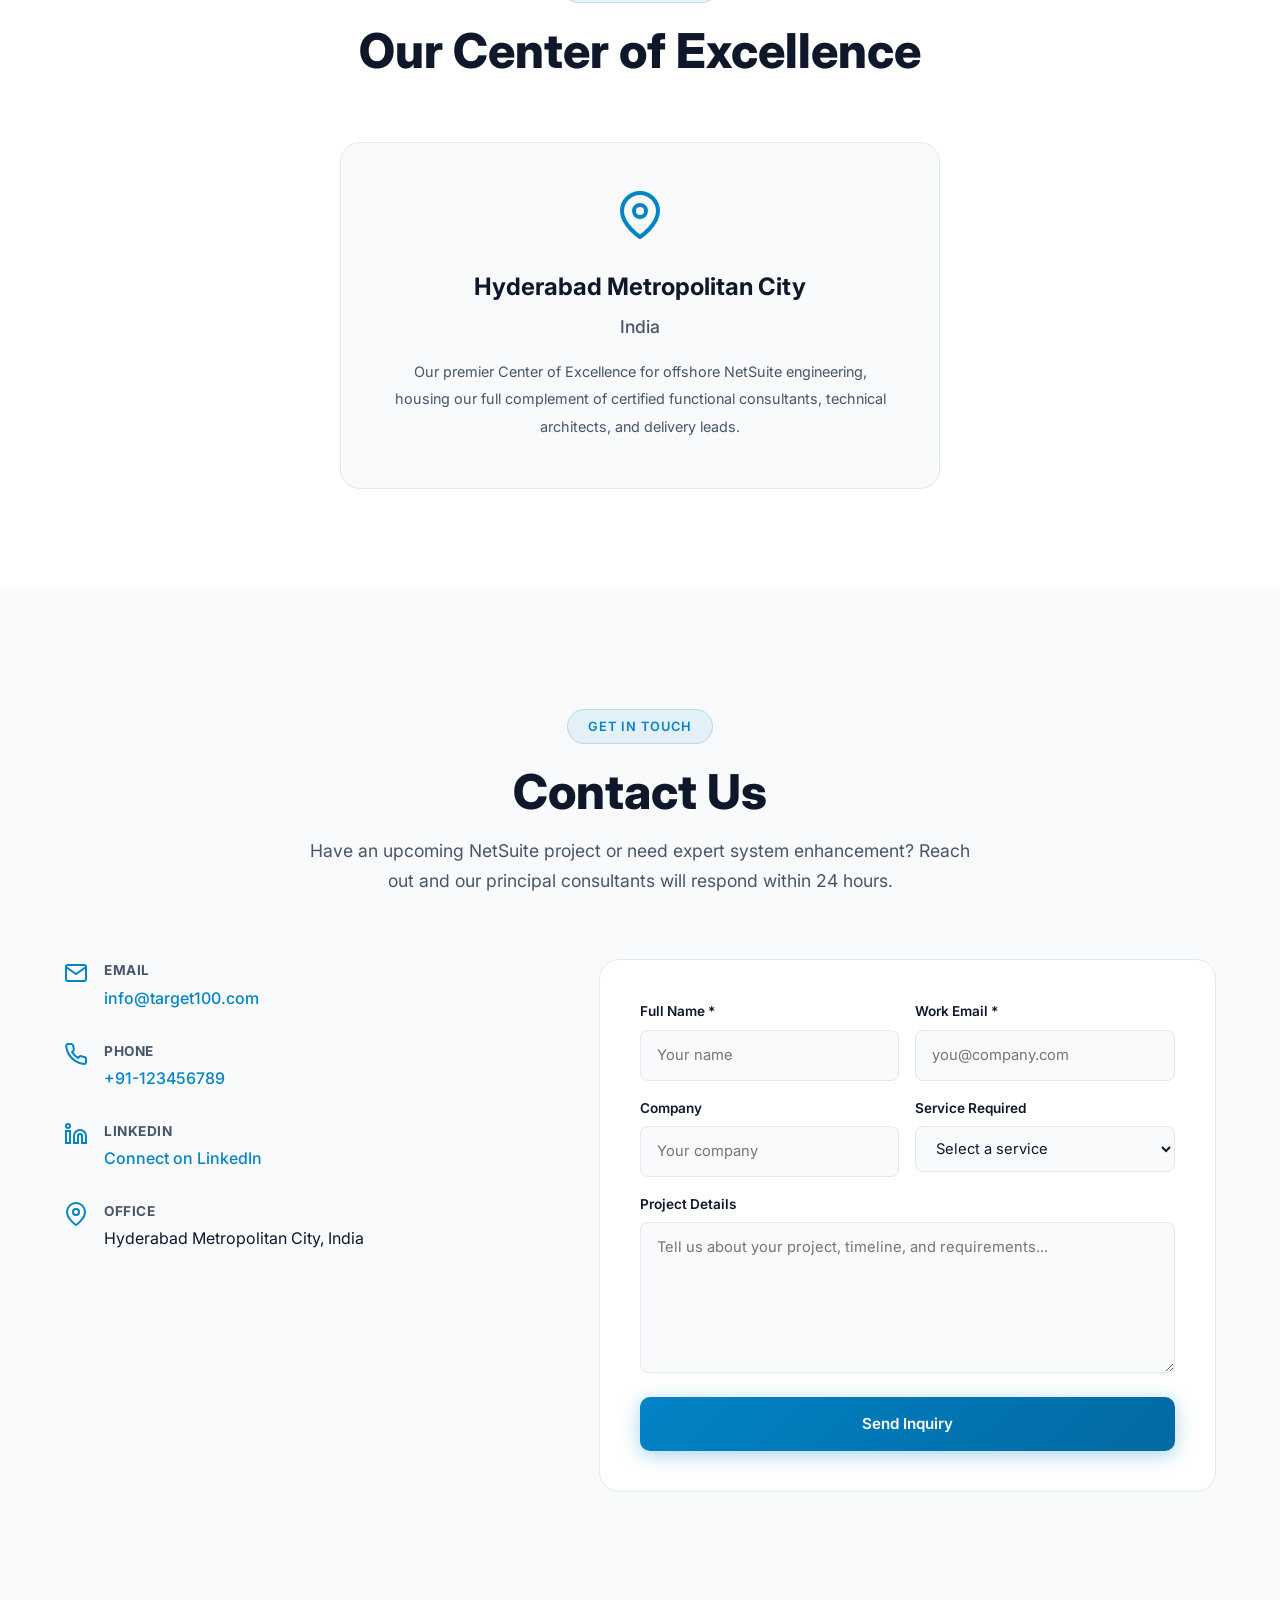
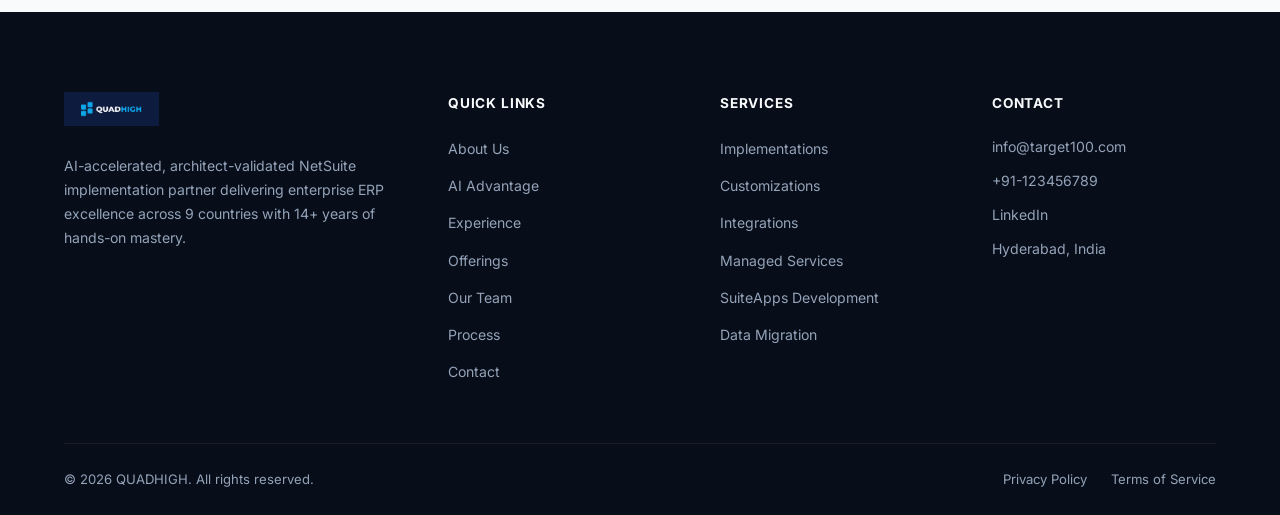
<file: backup/2026-11-22_18-23-08-quadhigh/index.html>
<!DOCTYPE html>
<html lang="en">
<head>
  <meta charset="UTF-8">
  <meta name="viewport" content="width=device-width, initial-scale=1.0">
  <title>QUADHIGH — Expert NetSuite Implementation Partners</title>
  <meta name="description" content="QUADHIGH delivers AI-accelerated, architect-validated NetSuite implementations, customizations, and managed services with 14+ years of expertise and 100+ successful projects worldwide.">
  <meta property="og:title" content="QUADHIGH — Expert NetSuite Implementation Partners">
  <meta property="og:description" content="Transform your enterprise with proven NetSuite ERP solutions. 100+ successful implementations across 9 countries.">
  <meta property="og:type" content="website">
  <link rel="preconnect" href="https://fonts.googleapis.com">
  <link rel="preconnect" href="https://fonts.gstatic.com" crossorigin>
  <link href="https://fonts.googleapis.com/css2?family=Inter:wght@300;400;500;600;700;800&display=swap" rel="stylesheet">
  <link rel="stylesheet" href="css/styles.css">
</head>
<body>

<!-- ═══════════════════ NAVBAR ═══════════════════ -->
<nav class="navbar" id="navbar">
  <div class="nav-container">
    <a href="#hero" class="nav-logo">
      <img src="assets/logo-dark-bg.png" alt="QUADHIGH" class="brand-logo logo-dark" onerror="this.style.display='none'; this.nextElementSibling.style.display='inline';">
      <span class="company-name" style="display:none;">QUADHIGH</span>
    </a>
    <ul class="nav-menu">
      <li><a href="#about" class="nav-link">About</a></li>
      <li><a href="#ai-delivery" class="nav-link">AI Advantage</a></li>
      <li><a href="#experience" class="nav-link">Experience</a></li>
      <li><a href="#offerings" class="nav-link">Offerings</a></li>
      <li><a href="#team" class="nav-link">Team</a></li>
      <li><a href="#process" class="nav-link">Process</a></li>
      <li><a href="#contact" class="nav-link">Contact</a></li>
    </ul>
    <a href="#contact" class="nav-cta">Schedule a Call</a>
    <button class="hamburger" aria-label="Toggle menu">
      <span></span><span></span><span></span>
    </button>
  </div>
</nav>

<!-- ═══════════════════ HERO ═══════════════════ -->
<section id="hero" class="hero">
  <div class="hero-bg">
    <div class="hero-orb hero-orb--1"></div>
    <div class="hero-orb hero-orb--2"></div>
    <div class="hero-orb hero-orb--3"></div>
    <div class="hero-grid"></div>
  </div>
  <div class="container hero-content">
    <span class="hero-badge">Oracle NetSuite Implementation Specialists</span>
    <h1 class="hero-title">Accelerate Growth with<br><span class="gradient-text">High-Velocity, Architect-Led</span> NetSuite Solutions</h1>
    <p class="hero-description">At <span class="company-name">QUADHIGH</span>, we fuse modern AI-accelerated engineering workflows with over 14+ years of rigorous NetSuite architecture mastery. Every line of code, workflow, and data pipeline is meticulously reviewed, audited, and pressure-tested by senior ERP veterans — delivering 2x faster deployment without ever cutting corners on enterprise reliability.</p>
    <div class="hero-ctas">
      <a href="#contact" class="btn btn--primary">Schedule Discovery Call</a>
      <a href="#ai-delivery" class="btn btn--outline">How We Deliver Faster</a>
    </div>
    <div class="hero-stats">
      <div class="hero-stat">
        <span class="hero-stat__number counter" data-target="100">0</span><span class="hero-stat__plus">+</span>
        <span class="hero-stat__label">Projects Delivered</span>
      </div>
      <div class="hero-stat">
        <span class="hero-stat__number counter" data-target="14">0</span><span class="hero-stat__plus">+</span>
        <span class="hero-stat__label">Years Experience</span>
      </div>
      <div class="hero-stat">
        <span class="hero-stat__number counter" data-target="9">0</span>
        <span class="hero-stat__label">Countries Served</span>
      </div>
      <div class="hero-stat">
        <span class="hero-stat__number counter" data-target="100">0</span><span class="hero-stat__plus">%</span>
        <span class="hero-stat__label">Human Architect Audited</span>
      </div>
    </div>
  </div>
</section>

<!-- ═══════════════════ TRUSTED TECH ═══════════════════ -->
<section class="trusted">
  <div class="container">
    <div class="trusted-logos">
      <span>Oracle NetSuite</span><span>SuiteCloud</span><span>SuiteScript 2.1</span>
      <span>SuiteCommerce</span><span>SuiteFlow</span><span>SuiteAnalytics</span>
      <span>Celigo</span><span>REST / SOAP APIs</span><span>AI Automation Tooling</span>
    </div>
  </div>
</section>

<!-- ═══════════════════ ABOUT ═══════════════════ -->
<section id="about" class="about">
  <div class="container">
    <div class="section-header">
      <span class="section-badge">Who We Are</span>
      <h2 class="section-title">About <span class="company-name">QUADHIGH</span></h2>
      <p class="section-subtitle">Bridging seasoned ERP engineering with next-generation delivery precision</p>
    </div>
    <div class="about-grid">
      <div class="about-content">
        <p class="about-lead"><span class="company-name">QUADHIGH</span> is a premium NetSuite implementation firm built by seasoned practitioners. Our team of 14+ senior specialists brings deep functional, technical, and e-commerce expertise gained across 100+ enterprise engagements spanning Retail, Manufacturing, Trading, and Global Logistics.</p>
        <p>We don't settle for sluggish consulting timelines or fragile out-of-the-box templates. We embrace intelligent automation and modern development toolchains to rapidly build out scaffolding, integrations, and repetitive configurations — while every architecture decision, business logic implementation, and security review is owned and vetted by human NetSuite architects with 12 to 14+ years of real-world battle testing.</p>
        <p>Having served clients across the United States, Canada, United Kingdom, Germany, Saudi Arabia, UAE, China, Japan, and Australia, we combine global delivery standards with agile, accountable execution.</p>
        <div class="about-highlights">
          <div class="about-highlight">
            <svg viewBox="0 0 24 24" fill="none" stroke="currentColor" stroke-width="2"><path d="M22 11.08V12a10 10 0 1 1-5.93-9.14"/><polyline points="22 4 12 14.01 9 11.01"/></svg>
            <span>5-Star NetSuite Partner Network Alignment</span>
          </div>
          <div class="about-highlight">
            <svg viewBox="0 0 24 24" fill="none" stroke="currentColor" stroke-width="2"><path d="M22 11.08V12a10 10 0 1 1-5.93-9.14"/><polyline points="22 4 12 14.01 9 11.01"/></svg>
            <span>100% Successful Project Delivery Track Record</span>
          </div>
          <div class="about-highlight">
            <svg viewBox="0 0 24 24" fill="none" stroke="currentColor" stroke-width="2"><path d="M22 11.08V12a10 10 0 1 1-5.93-9.14"/><polyline points="22 4 12 14.01 9 11.01"/></svg>
            <span>Human-Verified Quality: Zero Hallucinated Configurations</span>
          </div>
        </div>
      </div>
      <div class="about-visual">
        <div class="about-stat-card">
          <span class="about-stat-card__number counter" data-target="14">0</span><span class="about-stat-card__plus">+</span>
          <span class="about-stat-card__label">Years of NetSuite Expertise</span>
        </div>
        <div class="about-stat-card about-stat-card--accent">
          <span class="about-stat-card__number counter" data-target="14">0</span><span class="about-stat-card__plus">+</span>
          <span class="about-stat-card__label">Senior Engineers &amp; PMs</span>
        </div>
        <div class="about-stat-card about-stat-card--accent">
          <span class="about-stat-card__number counter" data-target="100">0</span><span class="about-stat-card__plus">+</span>
          <span class="about-stat-card__label">Projects Successfully Delivered</span>
        </div>
        <div class="about-stat-card">
          <span class="about-stat-card__number counter" data-target="99">0</span><span class="about-stat-card__plus">%</span>
          <span class="about-stat-card__label">Client Retention &amp; Satisfaction</span>
        </div>
      </div>
    </div>
  </div>
</section>

<!-- ═══════════════════ AI DELIVERY ADVANTAGE ═══════════════════ -->
<section id="ai-delivery" class="ai-delivery">
  <div class="container">
    <div class="section-header section-header--light">
      <span class="section-badge section-badge--light">The QUADHIGH Advantage</span>
      <h2 class="section-title">AI-Accelerated Velocity. Veteran-Engineered Precision.</h2>
      <p class="section-subtitle">We don't choose between speed and reliability — we deliver both. Here is how our modern engineering paradigm protects your ERP investment.</p>
    </div>
    <div class="ai-pillars-grid">
      <div class="ai-pillar-card reveal">
        <div class="ai-pillar-card__icon">
          <svg viewBox="0 0 48 48" fill="none" stroke="currentColor" stroke-width="2"><path d="M26 4L6 28h16l-4 16 24-24H22l4-16z"/></svg>
        </div>
        <h3>Rapid Development Cycles</h3>
        <p>We leverage modern AI-assisted workflows to accelerate boilerplate SuiteScript generation, schema scaffolding, data transform scripts, and regression test suites in record time.</p>
        <span class="ai-pillar-card__badge">High Velocity</span>
      </div>
      <div class="ai-pillar-card reveal">
        <div class="ai-pillar-card__icon">
          <svg viewBox="0 0 48 48" fill="none" stroke="currentColor" stroke-width="2"><path d="M24 4v40M4 24h40M8 8l32 32M8 40L40 8"/><circle cx="24" cy="24" r="8"/></svg>
        </div>
        <h3>Multi-Layer Human Inspection</h3>
        <p>No code or configuration enters your production environment unchecked. Every automated asset is rigorously audited by 12–14+ year NetSuite architects for SuiteCloud compliance and governance limits.</p>
        <span class="ai-pillar-card__badge">100% Architect Audited</span>
      </div>
      <div class="ai-pillar-card reveal">
        <div class="ai-pillar-card__icon">
          <svg viewBox="0 0 48 48" fill="none" stroke="currentColor" stroke-width="2"><path d="M12 22s8-4 12-4 12 4 12 4-2 10-12 18C14 32 12 22 12 22z"/><path d="M24 4v14"/></svg>
        </div>
        <h3>Enterprise-Grade Reliability</h3>
        <p>You never experience the risks of blind automation or the delays of outdated consulting practices. You receive clean, upgrade-safe NetSuite systems with measurable cost and timeline savings.</p>
        <span class="ai-pillar-card__badge">Zero Compromise</span>
      </div>
    </div>
  </div>
</section>

<!-- ═══════════════════ EXPERIENCE ═══════════════════ -->
<section id="experience" class="experience">
  <div class="container">
    <div class="section-header">
      <span class="section-badge">Global Footprint</span>
      <h2 class="section-title">Our Experience</h2>
      <p class="section-subtitle">Delivering NetSuite excellence across continents, industries, and engagement models</p>
    </div>

    <!-- World Map -->
    <div class="experience-map">
      <div class="map-container">
        <svg class="world-map" viewBox="0 0 1000 500" xmlns="http://www.w3.org/2000/svg">
          <path class="continent" d="M150,120 Q180,80 250,90 Q280,85 300,100 Q290,130 280,160 Q260,180 240,200 Q220,210 200,200 Q170,180 155,150 Z" />
          <path class="continent" d="M200,220 Q230,210 260,230 Q280,260 290,300 Q280,350 260,380 Q240,390 220,370 Q200,340 195,300 Q190,260 200,220 Z" />
          <path class="continent" d="M420,80 Q480,60 540,70 Q580,80 600,100 Q620,80 660,90 Q700,100 720,120 Q710,140 680,150 Q640,160 600,155 Q560,160 520,150 Q480,145 450,130 Q430,110 420,80 Z" />
          <path class="continent" d="M440,140 Q480,135 520,145 Q560,150 580,170 Q600,200 590,240 Q570,260 540,250 Q510,240 490,220 Q470,200 460,170 Q445,155 440,140 Z" />
          <path class="continent" d="M620,160 Q660,150 700,160 Q740,180 760,210 Q770,250 750,280 Q720,300 690,290 Q660,270 640,240 Q625,210 620,160 Z" />
          <path class="continent" d="M780,300 Q830,290 870,310 Q890,340 880,370 Q860,390 830,385 Q800,370 785,340 Q775,320 780,300 Z" />
          <g class="map-dot" data-country="United States"><circle cx="210" cy="140" r="6"/><circle cx="210" cy="140" r="6" class="map-dot__pulse"/><text x="210" y="162" class="map-label">USA</text></g>
          <g class="map-dot" data-country="Canada"><circle cx="230" cy="105" r="5"/><circle cx="230" cy="105" r="5" class="map-dot__pulse"/><text x="230" y="97" class="map-label">Canada</text></g>
          <g class="map-dot" data-country="United Kingdom"><circle cx="455" cy="95" r="5"/><circle cx="455" cy="95" r="5" class="map-dot__pulse"/><text x="455" y="87" class="map-label">UK</text></g>
          <g class="map-dot" data-country="Germany"><circle cx="490" cy="100" r="5"/><circle cx="490" cy="100" r="5" class="map-dot__pulse"/><text x="490" y="92" class="map-label">Germany</text></g>
          <g class="map-dot" data-country="Saudi Arabia"><circle cx="570" cy="185" r="5"/><circle cx="570" cy="185" r="5" class="map-dot__pulse"/><text x="570" y="177" class="map-label">Saudi Arabia</text></g>
          <g class="map-dot" data-country="UAE"><circle cx="595" cy="195" r="5"/><circle cx="595" cy="195" r="5" class="map-dot__pulse"/><text x="595" y="212" class="map-label">UAE</text></g>
          <g class="map-dot" data-country="China"><circle cx="720" cy="150" r="5"/><circle cx="720" cy="150" r="5" class="map-dot__pulse"/><text x="720" y="142" class="map-label">China</text></g>
          <g class="map-dot" data-country="Japan"><circle cx="770" cy="145" r="5"/><circle cx="770" cy="145" r="5" class="map-dot__pulse"/><text x="770" y="137" class="map-label">Japan</text></g>
          <g class="map-dot" data-country="Australia"><circle cx="830" cy="350" r="5"/><circle cx="830" cy="350" r="5" class="map-dot__pulse"/><text x="830" y="370" class="map-label">Australia</text></g>
        </svg>
        <p class="map-caption">Delivering NetSuite solutions across <strong>9 countries</strong> spanning North America, Europe, the Middle East, and Asia-Pacific</p>
      </div>
    </div>

    <!-- Industries -->
    <div class="experience-industries">
      <h3 class="experience-subtitle">Industries We Serve</h3>
      <div class="industries-grid">
        <div class="industry-card reveal">
          <div class="industry-card__icon">
            <svg viewBox="0 0 48 48" fill="none" stroke="currentColor" stroke-width="2"><rect x="8" y="20" width="32" height="22" rx="2"/><path d="M16 20V14a8 8 0 0 1 16 0v6"/><circle cx="24" cy="32" r="3"/></svg>
          </div>
          <span>Retail</span>
        </div>
        <div class="industry-card reveal">
          <div class="industry-card__icon">
            <svg viewBox="0 0 48 48" fill="none" stroke="currentColor" stroke-width="2"><path d="M6 42h36M10 42V22l14-14 14 14v20"/><rect x="18" y="30" width="12" height="12"/></svg>
          </div>
          <span>Trading</span>
        </div>
        <div class="industry-card reveal">
          <div class="industry-card__icon">
            <svg viewBox="0 0 48 48" fill="none" stroke="currentColor" stroke-width="2"><rect x="4" y="28" width="12" height="14"/><rect x="18" y="20" width="12" height="22"/><rect x="32" y="12" width="12" height="30"/><path d="M4 42h40"/></svg>
          </div>
          <span>Manufacturing</span>
        </div>
        <div class="industry-card reveal">
          <div class="industry-card__icon">
            <svg viewBox="0 0 48 48" fill="none" stroke="currentColor" stroke-width="2"><circle cx="24" cy="24" r="18"/><path d="M24 6v36M6 24h36M10 12l28 24M36 12L8 36"/></svg>
          </div>
          <span>Advertising</span>
        </div>
        <div class="industry-card reveal">
          <div class="industry-card__icon">
            <svg viewBox="0 0 48 48" fill="none" stroke="currentColor" stroke-width="2"><path d="M8 18h32v22a2 2 0 0 1-2 2H10a2 2 0 0 1-2-2V18z"/><path d="M16 18V12a8 8 0 0 1 16 0v6"/><path d="M18 30h12M24 26v8"/></svg>
          </div>
          <span>Food Delivery</span>
        </div>
        <div class="industry-card reveal">
          <div class="industry-card__icon">
            <svg viewBox="0 0 48 48" fill="none" stroke="currentColor" stroke-width="2"><path d="M12 14h24v6H12z"/><path d="M8 20h32v22H8z"/><path d="M20 26h8v8h-8z"/><circle cx="24" cy="10" r="4"/></svg>
          </div>
          <span>Service</span>
        </div>
      </div>
    </div>

    <!-- Support Models -->
    <div class="experience-support">
      <div class="support-card reveal">
        <div class="support-card__icon">
          <svg viewBox="0 0 48 48" fill="none" stroke="currentColor" stroke-width="2"><circle cx="24" cy="24" r="20"/><path d="M24 4a28 28 0 0 1 0 40M24 4a28 28 0 0 0 0 40M4 24h40M6 14h36M6 34h36"/></svg>
        </div>
        <h3>Offshore Delivery Excellence</h3>
        <p>Comprehensive end-to-end delivery covering every phase of your NetSuite lifecycle from our Hyderabad Center of Excellence.</p>
        <ul class="support-card__list">
          <li>Requirements Gathering &amp; Process Mapping</li>
          <li>Solution Architecture &amp; Scoping</li>
          <li>Full System Implementation &amp; Customization</li>
          <li>Enterprise Third-Party Integrations</li>
          <li>Automated &amp; Manual Quality Analysis</li>
          <li>Post Go-Live Hypercare &amp; SLA Support</li>
        </ul>
      </div>
      <div class="support-card reveal">
        <div class="support-card__icon">
          <svg viewBox="0 0 48 48" fill="none" stroke="currentColor" stroke-width="2"><path d="M24 4L4 18v22h16V28h8v12h16V18L24 4z"/><circle cx="24" cy="20" r="4"/></svg>
        </div>
        <h3>Onsite Senior Engagement</h3>
        <p>Our senior architects travel directly to your facilities for critical strategic phases and high-stake rollouts.</p>
        <ul class="support-card__list">
          <li>United States — Executive workshops &amp; UAT leadership</li>
          <li>Saudi Arabia — Multi-subsidiary go-live &amp; change management</li>
          <li>United Arab Emirates — Discovery &amp; enterprise deployment</li>
        </ul>
      </div>
    </div>
  </div>
</section>

<!-- ═══════════════════ CLIENTS & PARTNERS ═══════════════════ -->
<section class="partners">
  <div class="container">
    <div class="partners-content">
      <div class="partners-item reveal">
        <svg viewBox="0 0 48 48" fill="none" stroke="currentColor" stroke-width="2"><polygon points="24,4 29,18 44,18 32,27 36,42 24,33 12,42 16,27 4,18 19,18"/></svg>
        <h3>5-Star NetSuite Partner Network</h3>
        <p>We work seamlessly with top-tier NetSuite Solution Providers and Alliance Partners, infusing elite technical capabilities and dependable execution power into every engagement.</p>
      </div>
      <div class="partners-item reveal">
        <svg viewBox="0 0 48 48" fill="none" stroke="currentColor" stroke-width="2"><circle cx="24" cy="24" r="20"/><path d="M24 4a28 28 0 0 1 0 40M24 4a28 28 0 0 0 0 40M4 24h40"/></svg>
        <h3>Global Customer Trust</h3>
        <p>Trusted by enterprises across 9 countries, from ambitious high-growth innovators to multinational corporations managing complex, multi-currency OneWorld architectures.</p>
      </div>
    </div>
  </div>
</section>

<!-- ═══════════════════ OFFERINGS ═══════════════════ -->
<section id="offerings" class="offerings">
  <div class="container">
    <div class="section-header">
      <span class="section-badge">Full Capabilities</span>
      <h2 class="section-title">Our Offerings</h2>
      <p class="section-subtitle">Scalable NetSuite services tailored to your exact operational complexity, scale, and timeline</p>
    </div>
    <div class="offerings-grid">
      <!-- 1 -->
      <div class="offering-card reveal">
        <div class="offering-card__icon">
          <svg viewBox="0 0 48 48" fill="none" stroke="currentColor" stroke-width="2"><rect x="6" y="6" width="36" height="36" rx="4"/><path d="M6 18h36"/><path d="M18 18v24"/></svg>
        </div>
        <h3 class="offering-card__title">Implementations</h3>
        <p class="offering-card__desc">Full lifecycle NetSuite rollouts — from initial scoping through solution design, configuration, dry runs, and cutover. We lead greenfield deployments and complex multi-subsidiary enterprise setups with zero business downtime.</p>
      </div>
      <!-- 2 -->
      <div class="offering-card reveal">
        <div class="offering-card__icon">
          <svg viewBox="0 0 48 48" fill="none" stroke="currentColor" stroke-width="2"><path d="M14 6l-8 8 8 8"/><path d="M34 30l8 8-8 8"/><path d="M28 6L20 42"/></svg>
        </div>
        <h3 class="offering-card__title">Customizations</h3>
        <p class="offering-card__desc">Bespoke SuiteScript 2.1 solutions, custom records, automated approval flows, and tailored UI screens engineered to support your unique business operations without breaking future NetSuite bi-annual upgrades.</p>
      </div>
      <!-- 3 -->
      <div class="offering-card reveal">
        <div class="offering-card__icon">
          <svg viewBox="0 0 48 48" fill="none" stroke="currentColor" stroke-width="2"><circle cx="14" cy="24" r="8"/><circle cx="34" cy="24" r="8"/><path d="M22 20c2 2.5 2 5.5 0 8"/><path d="M26 20c-2 2.5-2 5.5 0 8"/></svg>
        </div>
        <h3 class="offering-card__title">Integrations</h3>
        <p class="offering-card__desc">Robust bidirectional integrations connecting NetSuite to your Salesforce CRM, Shopify/Magento stores, 3PL/WMS logistics providers, and banks via RESTlets, SuiteTalk, Celigo, Boomi, and custom middleware.</p>
      </div>
      <!-- 4 -->
      <div class="offering-card reveal">
        <div class="offering-card__icon">
          <svg viewBox="0 0 48 48" fill="none" stroke="currentColor" stroke-width="2"><rect x="6" y="6" width="36" height="36" rx="4"/><path d="M16 20h16M16 28h10"/><circle cx="36" cy="36" r="8" fill="var(--color-bg-white)" stroke="currentColor"/><path d="M33 36h6M36 33v6"/></svg>
        </div>
        <h3 class="offering-card__title">Managed Services</h3>
        <p class="offering-card__desc">Proactive administration, continuous optimization, and round-the-clock helpdesk support. We manage release upgrades, user permissions, ongoing enhancements, and system monitoring so your team can focus on growth.</p>
      </div>
      <!-- 5 -->
      <div class="offering-card reveal">
        <div class="offering-card__icon">
          <svg viewBox="0 0 48 48" fill="none" stroke="currentColor" stroke-width="2"><rect x="8" y="8" width="14" height="14" rx="2"/><rect x="26" y="8" width="14" height="14" rx="2"/><rect x="8" y="26" width="14" height="14" rx="2"/><rect x="26" y="26" width="14" height="14" rx="2"/><circle cx="24" cy="24" r="4"/></svg>
        </div>
        <h3 class="offering-card__title">SuiteApps Development</h3>
        <p class="offering-card__desc">Product-grade SuiteApp bundles developed using NetSuite's SuiteCloud Development Framework (SDF). Clean, documented, packaged solutions ready for multi-account distribution and marketplace compliance.</p>
      </div>
      <!-- 6 -->
      <div class="offering-card reveal">
        <div class="offering-card__icon">
          <svg viewBox="0 0 48 48" fill="none" stroke="currentColor" stroke-width="2"><path d="M6 36h36"/><path d="M12 36V20h8v16"/><path d="M24 36V12h8v24"/><path d="M36 36V24"/><path d="M10 12l8-6 8 4 8-6"/></svg>
        </div>
        <h3 class="offering-card__title">Data Migration</h3>
        <p class="offering-card__desc">Flawless, multi-entity legacy data migration from SAP, QuickBooks, Microsoft Dynamics, or custom databases into NetSuite — complete with data cleansing, automated mapping, and financial balance reconciliation.</p>
      </div>
      <!-- 7 -->
      <div class="offering-card reveal">
        <div class="offering-card__icon">
          <svg viewBox="0 0 48 48" fill="none" stroke="currentColor" stroke-width="2"><path d="M24 4v8M24 36v8M4 24h8M36 24h8"/><circle cx="24" cy="24" r="12"/><path d="M20 20l4 4 4-4"/><path d="M24 24v6"/></svg>
        </div>
        <h3 class="offering-card__title">Project Management</h3>
        <p class="offering-card__desc">Rigorous PM oversight using battle-tested Agile-hybrid ERP frameworks. We enforce strict budget adherence, transparent milestone reporting, and stakeholder alignment from kickoff through UAT and go-live.</p>
      </div>
    </div>
  </div>
</section>

<!-- ═══════════════════ ENGAGEMENT MODELS ═══════════════════ -->
<section id="engagement" class="engagement">
  <div class="container">
    <div class="section-header section-header--light">
      <span class="section-badge section-badge--light">Collaboration</span>
      <h2 class="section-title">Flexible Engagement Models</h2>
      <p class="section-subtitle">Pick the delivery format that best matches your timeline, internal resources, and project scope</p>
    </div>
    <div class="engagement-grid">
      <div class="engagement-card reveal">
        <div class="engagement-card__number">01</div>
        <h3>Full Project Delivery</h3>
        <p>Fixed-outcome, milestone-driven NetSuite rollout with dedicated functional consultants and technical architects. Complete accountability from architecture through post-launch hypercare.</p>
        <span class="engagement-card__tag">Greenfield &amp; Core Deployments</span>
      </div>
      <div class="engagement-card reveal">
        <div class="engagement-card__number">02</div>
        <h3>Hourly &amp; On-Demand Retainers</h3>
        <p>On-demand access to senior NetSuite talent for ad-hoc scripting, system troubleshooting, month-end close support, and strategic advisory without lengthy commitments.</p>
        <span class="engagement-card__tag">Flexible Consulting</span>
      </div>
      <div class="engagement-card reveal">
        <div class="engagement-card__number">03</div>
        <h3>Project Enhancement &amp; Rescue</h3>
        <p>Inherited an underperforming NetSuite implementation? We audit your environment, eliminate script bottlenecks, rewrite fragile workflows, and restore system health.</p>
        <span class="engagement-card__tag">Optimization &amp; Recovery</span>
      </div>
    </div>
  </div>
</section>

<!-- ═══════════════════ EXPERTISE ═══════════════════ -->
<section id="expertise" class="expertise">
  <div class="container">
    <div class="section-header">
      <span class="section-badge">Deep Specialization</span>
      <h2 class="section-title">NetSuite Domain Mastery</h2>
    </div>
    <div class="expertise-tabs">
      <button class="expertise-tab expertise-tab--active" data-tab="functional">Functional</button>
      <button class="expertise-tab" data-tab="technical">Technical</button>
      <button class="expertise-tab" data-tab="ecommerce">E-Commerce</button>
    </div>
    <div class="expertise-panels">
      <div class="expertise-panel expertise-panel--active" data-panel="functional">
        <div class="expertise-panel__content">
          <h3>Functional Consulting &amp; Business Process Optimization</h3>
          <p>Our functional architects map complex operational requirements to streamlined NetSuite business flows, ensuring seamless cross-subsidiary financial governance and operational clarity.</p>
          <ul class="expertise-panel__list">
            <li>Chart of Accounts Design &amp; Financial Reporting</li>
            <li>Multi-Currency &amp; OneWorld Configuration</li>
            <li>Procure-to-Pay &amp; Order-to-Cash Optimization</li>
            <li>Advanced Inventory &amp; Warehouse Management</li>
            <li>Revenue Recognition (ARM) &amp; Fixed Assets</li>
            <li>Executive Dashboards &amp; Real-time KPI Tracking</li>
          </ul>
        </div>
      </div>
      <div class="expertise-panel" data-panel="technical">
        <div class="expertise-panel__content">
          <h3>Technical Architecture &amp; Custom Development</h3>
          <p>Our technical team builds scalable, upgrade-safe extensions using NetSuite SuiteCloud's full toolkit, adhering strictly to enterprise coding standards and governance budgets.</p>
          <ul class="expertise-panel__list">
            <li>SuiteScript 2.0 / 2.1 — User Event, Client, Map/Reduce, Scheduled</li>
            <li>RESTlets, Suitelets &amp; Custom API Endpoints</li>
            <li>SuiteFlow Automated Business Workflows</li>
            <li>Advanced Saved Searches &amp; SuiteAnalytics Workbooks</li>
            <li>High-Volume Data Pipelines &amp; Third-Party Connectors</li>
            <li>Script Governance &amp; Concurrency Performance Tuning</li>
          </ul>
        </div>
      </div>
      <div class="expertise-panel" data-panel="ecommerce">
        <div class="expertise-panel__content">
          <h3>SuiteCommerce &amp; Omnichannel Commerce</h3>
          <p>We architect and deliver responsive SuiteCommerce storefronts and self-service B2B customer portals directly connected to your NetSuite inventory and order management backbone.</p>
          <ul class="expertise-panel__list">
            <li>SuiteCommerce Advanced (SCA) &amp; SuiteCommerce Standard</li>
            <li>Bespoke Theme &amp; Extension Development</li>
            <li>B2B Customer Portals &amp; Dynamic Tiered Pricing</li>
            <li>Secure Payment Gateway Integrations</li>
            <li>Frictionless Checkout Flow &amp; UX Optimization</li>
            <li>Storefront Speed &amp; Technical SEO Optimization</li>
          </ul>
        </div>
      </div>
    </div>
  </div>
</section>

<!-- ═══════════════════ TEAM ═══════════════════ -->
<section id="team" class="team">
  <div class="container">
    <div class="section-header">
      <span class="section-badge">Leadership &amp; Talent</span>
      <h2 class="section-title">Our Leadership Team</h2>
      <p class="section-subtitle">Senior NetSuite specialists with 12 to 14+ years of hands-on enterprise ERP delivery</p>
    </div>
    <div class="team-grid">
      <div class="team-card reveal">
        <div class="team-card__photo" style="--accent: #0284c7;">
          <span class="team-card__initials">QH</span>
        </div>
        <h3 class="team-card__name">Principal Consultant</h3>
        <span class="team-card__role">Senior Functional Lead</span>
        <p class="team-card__bio">14+ years designing NetSuite financial and supply chain transformations across manufacturing, retail, and distribution. Authority in OneWorld and multi-book accounting.</p>
      </div>
      <div class="team-card reveal">
        <div class="team-card__photo" style="--accent: #6366f1;">
          <span class="team-card__initials">QH</span>
        </div>
        <h3 class="team-card__name">Lead Architect</h3>
        <span class="team-card__role">Technical Director</span>
        <p class="team-card__bio">12+ years of SuiteScript 2.1 mastery, enterprise API integrations, and system performance engineering. Architected 50+ custom SuiteApps and high-concurrency systems.</p>
      </div>
      <div class="team-card reveal">
        <div class="team-card__photo" style="--accent: #0ea5e9;">
          <span class="team-card__initials">QH</span>
        </div>
        <h3 class="team-card__name">Commerce Director</h3>
        <span class="team-card__role">SuiteCommerce Practice Lead</span>
        <p class="team-card__bio">13+ years specializing in SuiteCommerce Advanced, customer self-service portals, and omnichannel digital retail with native NetSuite synchronization.</p>
      </div>
      <div class="team-card reveal">
        <div class="team-card__photo" style="--accent: #38bdf8;">
          <span class="team-card__initials">QH</span>
        </div>
        <h3 class="team-card__name">Delivery Head</h3>
        <span class="team-card__role">Program &amp; Delivery Manager</span>
        <p class="team-card__bio">14+ years guiding multi-national ERP initiatives. Certified Agile practitioner with a 100% on-time, within-budget implementation record across global accounts.</p>
      </div>
    </div>
  </div>
</section>

<!-- ═══════════════════ PROCESS ═══════════════════ -->
<section id="process" class="process">
  <div class="container">
    <div class="section-header">
      <span class="section-badge">Methodology</span>
      <h2 class="section-title">Our Implementation Process</h2>
      <p class="section-subtitle">A battle-tested 6-stage lifecycle combining rapid delivery tooling with rigorous architectural governance</p>
    </div>
    <div class="process-timeline">
      <div class="process-step reveal">
        <div class="process-step__number">01</div>
        <div class="process-step__content">
          <h3>Discovery &amp; Strategic Assessment</h3>
          <p>We analyze current business bottlenecks, data flows, and growth targets. We formulate the operational blueprint and define an airtight NetSuite roadmap.</p>
        </div>
      </div>
      <div class="process-step reveal">
        <div class="process-step__number">02</div>
        <div class="process-step__content">
          <h3>Solution &amp; Technical Architecture</h3>
          <p>Senior architects establish chart of accounts, custom record topologies, integration contracts, role hierarchies, and security configurations.</p>
        </div>
      </div>
      <div class="process-step reveal">
        <div class="process-step__number">03</div>
        <div class="process-step__content">
          <h3>High-Velocity Configuration &amp; Development</h3>
          <p>Rapid script engineering and automated pipeline creation paired with comprehensive manual code reviews to guarantee upgrade-safe resilience.</p>
        </div>
      </div>
      <div class="process-step reveal">
        <div class="process-step__number">04</div>
        <div class="process-step__content">
          <h3>Validation &amp; End-to-End Testing</h3>
          <p>Rigorous User Acceptance Testing (UAT), edge-case validation, integration regression cycles, and data migration dress rehearsals under real production loads.</p>
        </div>
      </div>
      <div class="process-step reveal">
        <div class="process-step__number">05</div>
        <div class="process-step__content">
          <h3>Controlled Cutover &amp; Go-Live</h3>
          <p>Synchronized cutover schedules, delta data migration, hands-on user enablement, and real-time architect support during the critical transition.</p>
        </div>
      </div>
      <div class="process-step reveal">
        <div class="process-step__number">06</div>
        <div class="process-step__content">
          <h3>Hypercare &amp; Continuous Optimization</h3>
          <p>Post-go-live stabilization, ticket escalation SLAs, iterative enhancements, and proactive system health monitoring to safeguard long-term ROI.</p>
        </div>
      </div>
    </div>
  </div>
</section>

<!-- ═══════════════════ SUCCESS STATS ═══════════════════ -->
<section class="success">
  <div class="container">
    <div class="success-grid">
      <div class="success-item reveal">
        <span class="success-item__number counter" data-target="100">0</span><span class="success-item__plus">+</span>
        <span class="success-item__label">Successful Implementations</span>
      </div>
      <div class="success-item reveal">
        <span class="success-item__number counter" data-target="14">0</span><span class="success-item__plus">+</span>
        <span class="success-item__label">Years of ERP Mastery</span>
      </div>
      <div class="success-item reveal">
        <span class="success-item__number counter" data-target="9">0</span>
        <span class="success-item__label">Countries Served</span>
      </div>
      <div class="success-item reveal">
        <span class="success-item__number counter" data-target="99">0</span><span class="success-item__plus">%</span>
        <span class="success-item__label">Client Satisfaction Rate</span>
      </div>
    </div>
  </div>
</section>

<!-- ═══════════════════ TESTIMONIALS ═══════════════════ -->
<section id="testimonials" class="testimonials">
  <div class="container">
    <div class="section-header">
      <span class="section-badge">Client Proof</span>
      <h2 class="section-title">What Our Clients Say</h2>
    </div>
    <div class="testimonial-slider">
      <div class="testimonial-track">
        <div class="testimonial-card testimonial-card--active">
          <div class="testimonial-card__quote">"<span class="company-name">QUADHIGH</span> completely restructured our global order-to-cash process. Their blend of rapid engineering and deep NetSuite financial expertise saved us months of implementation time. Delivered ahead of schedule with remarkable precision."</div>
          <div class="testimonial-card__author">
            <strong>VP of Operations</strong>
            <span>Global Manufacturing Enterprise, USA</span>
          </div>
        </div>
        <div class="testimonial-card">
          <div class="testimonial-card__quote">"We inherited a struggling NetSuite instance from a previous partner that was plagued by script failures. The <span class="company-name">QUADHIGH</span> team audited the environment, re-architected customizations for upgrade safety, and completed a multi-country OneWorld rollout flawlessly."</div>
          <div class="testimonial-card__author">
            <strong>Head of Enterprise Systems</strong>
            <span>Multi-National Trading Group, UAE</span>
          </div>
        </div>
        <div class="testimonial-card">
          <div class="testimonial-card__quote">"Their SuiteCommerce architects built us an enterprise B2B portal that transformed our customer order flow. The back-office synchronization was seamless, and the team's transparent, architect-reviewed approach gave our board complete confidence."</div>
          <div class="testimonial-card__author">
            <strong>Director of Digital Commerce</strong>
            <span>Retail &amp; Distribution Brand, UK</span>
          </div>
        </div>
      </div>
      <div class="testimonial-controls">
        <button class="testimonial-prev" aria-label="Previous testimonial">
          <svg viewBox="0 0 24 24" fill="none" stroke="currentColor" stroke-width="2"><polyline points="15 18 9 12 15 6"/></svg>
        </button>
        <div class="testimonial-dots">
          <button class="testimonial-dot testimonial-dot--active" data-index="0" aria-label="Testimonial 1"></button>
          <button class="testimonial-dot" data-index="1" aria-label="Testimonial 2"></button>
          <button class="testimonial-dot" data-index="2" aria-label="Testimonial 3"></button>
        </div>
        <button class="testimonial-next" aria-label="Next testimonial">
          <svg viewBox="0 0 24 24" fill="none" stroke="currentColor" stroke-width="2"><polyline points="9 18 15 12 9 6"/></svg>
        </button>
      </div>
    </div>
  </div>
</section>

<!-- ═══════════════════ CTA BANNER ═══════════════════ -->
<section class="cta-banner">
  <div class="container">
    <h2>Ready to Elevate Your <span class="gradient-text">NetSuite Performance</span>?</h2>
    <p>Let's discuss how <span class="company-name">QUADHIGH</span> can accelerate your ERP initiatives — from greenfield implementation to existing system rescue and ongoing support.</p>
    <a href="#contact" class="btn btn--primary btn--lg">Start the Conversation</a>
  </div>
</section>

<!-- ═══════════════════ OFFICE ═══════════════════ -->
<section class="office">
  <div class="container">
    <div class="section-header">
      <span class="section-badge">Headquarters</span>
      <h2 class="section-title">Our Center of Excellence</h2>
    </div>
    <div class="office-content">
      <div class="office-info">
        <div class="office-pin">
          <svg viewBox="0 0 24 24" fill="none" stroke="currentColor" stroke-width="2"><path d="M21 10c0 7-9 13-9 13s-9-6-9-13a9 9 0 0 1 18 0z"/><circle cx="12" cy="10" r="3"/></svg>
        </div>
        <h3>Hyderabad Metropolitan City</h3>
        <p>India</p>
        <span class="office-detail">Our premier Center of Excellence for offshore NetSuite engineering, housing our full complement of certified functional consultants, technical architects, and delivery leads.</span>
      </div>
    </div>
  </div>
</section>

<!-- ═══════════════════ CONTACT ═══════════════════ -->
<section id="contact" class="contact">
  <div class="container">
    <div class="section-header">
      <span class="section-badge">Get In Touch</span>
      <h2 class="section-title">Contact Us</h2>
      <p class="section-subtitle">Have an upcoming NetSuite project or need expert system enhancement? Reach out and our principal consultants will respond within 24 hours.</p>
    </div>
    <div class="contact-grid">
      <div class="contact-info">
        <div class="contact-item">
          <svg viewBox="0 0 24 24" fill="none" stroke="currentColor" stroke-width="2"><path d="M4 4h16c1.1 0 2 .9 2 2v12c0 1.1-.9 2-2 2H4c-1.1 0-2-.9-2-2V6c0-1.1.9-2 2-2z"/><polyline points="22,6 12,13 2,6"/></svg>
          <div>
            <strong>Email</strong>
            <a href="mailto:info@target100.com" class="config-email">info@target100.com</a>
          </div>
        </div>
        <div class="contact-item">
          <svg viewBox="0 0 24 24" fill="none" stroke="currentColor" stroke-width="2"><path d="M22 16.92v3a2 2 0 0 1-2.18 2 19.79 19.79 0 0 1-8.63-3.07 19.5 19.5 0 0 1-6-6 19.79 19.79 0 0 1-3.07-8.67A2 2 0 0 1 4.11 2h3a2 2 0 0 1 2 1.72c.127.96.361 1.903.7 2.81a2 2 0 0 1-.45 2.11L8.09 9.91a16 16 0 0 0 6 6l1.27-1.27a2 2 0 0 1 2.11-.45c.907.339 1.85.573 2.81.7A2 2 0 0 1 22 16.92z"/></svg>
          <div>
            <strong>Phone</strong>
            <a href="tel:+91123456789" class="config-phone">+91-123456789</a>
          </div>
        </div>
        <div class="contact-item">
          <svg viewBox="0 0 24 24" fill="none" stroke="currentColor" stroke-width="2"><path d="M16 8a6 6 0 0 1 6 6v7h-4v-7a2 2 0 0 0-4 0v7h-4v-7a6 6 0 0 1 6-6z"/><rect x="2" y="9" width="4" height="12"/><circle cx="4" cy="4" r="2"/></svg>
          <div>
            <strong>LinkedIn</strong>
            <a href="https://www.linkedin.com/" target="_blank" rel="noopener" class="config-linkedin">Connect on LinkedIn</a>
          </div>
        </div>
        <div class="contact-item">
          <svg viewBox="0 0 24 24" fill="none" stroke="currentColor" stroke-width="2"><path d="M21 10c0 7-9 13-9 13s-9-6-9-13a9 9 0 0 1 18 0z"/><circle cx="12" cy="10" r="3"/></svg>
          <div>
            <strong>Office</strong>
            <span>Hyderabad Metropolitan City, India</span>
          </div>
        </div>
      </div>
      <form class="contact-form" id="contactForm">
        <div class="form-row">
          <div class="form-group">
            <label for="name">Full Name *</label>
            <input type="text" id="name" name="name" required placeholder="Your name">
          </div>
          <div class="form-group">
            <label for="email">Work Email *</label>
            <input type="email" id="email" name="email" required placeholder="you@company.com">
          </div>
        </div>
        <div class="form-row">
          <div class="form-group">
            <label for="company">Company</label>
            <input type="text" id="company" name="company" placeholder="Your company">
          </div>
          <div class="form-group">
            <label for="service">Service Required</label>
            <select id="service" name="service">
              <option value="">Select a service</option>
              <option value="implementation">NetSuite Implementation</option>
              <option value="customization">Customizations</option>
              <option value="integration">Integrations</option>
              <option value="managed">Managed Services</option>
              <option value="suiteapps">SuiteApps Development</option>
              <option value="migration">Data Migration</option>
              <option value="support">Hourly Support</option>
              <option value="enhancement">Project Enhancement</option>
            </select>
          </div>
        </div>
        <div class="form-group">
          <label for="message">Project Details</label>
          <textarea id="message" name="message" rows="5" placeholder="Tell us about your project, timeline, and requirements..."></textarea>
        </div>
        <button type="submit" class="btn btn--primary btn--full">Send Inquiry</button>
        <div class="form-success" id="formSuccess">
          <svg viewBox="0 0 24 24" fill="none" stroke="currentColor" stroke-width="2"><path d="M22 11.08V12a10 10 0 1 1-5.93-9.14"/><polyline points="22 4 12 14.01 9 11.01"/></svg>
          <p>Thank you! Your inquiry has been received. Our team will get back to you within 24 hours.</p>
        </div>
      </form>
    </div>
  </div>
</section>

<!-- ═══════════════════ FOOTER ═══════════════════ -->
<footer class="footer">
  <div class="container">
    <div class="footer-grid">
      <div class="footer-brand">
        <a href="#hero" class="footer-logo">
          <img src="assets/logo-dark-bg.png" alt="QUADHIGH" class="brand-logo logo-dark" onerror="this.style.display='none'; this.nextElementSibling.style.display='inline';">
          <span class="company-name" style="display:none;">QUADHIGH</span>
        </a>
        <p>AI-accelerated, architect-validated NetSuite implementation partner delivering enterprise ERP excellence across 9 countries with 14+ years of hands-on mastery.</p>
      </div>
      <div class="footer-links">
        <h4>Quick Links</h4>
        <ul>
          <li><a href="#about">About Us</a></li>
          <li><a href="#ai-delivery">AI Advantage</a></li>
          <li><a href="#experience">Experience</a></li>
          <li><a href="#offerings">Offerings</a></li>
          <li><a href="#team">Our Team</a></li>
          <li><a href="#process">Process</a></li>
          <li><a href="#contact">Contact</a></li>
        </ul>
      </div>
      <div class="footer-links">
        <h4>Services</h4>
        <ul>
          <li><a href="#offerings">Implementations</a></li>
          <li><a href="#offerings">Customizations</a></li>
          <li><a href="#offerings">Integrations</a></li>
          <li><a href="#offerings">Managed Services</a></li>
          <li><a href="#offerings">SuiteApps Development</a></li>
          <li><a href="#offerings">Data Migration</a></li>
        </ul>
      </div>
      <div class="footer-contact">
        <h4>Contact</h4>
        <ul>
          <li><a href="mailto:info@target100.com" class="config-email">info@target100.com</a></li>
          <li><a href="tel:+91123456789" class="config-phone">+91-123456789</a></li>
          <li><a href="https://www.linkedin.com/" target="_blank" rel="noopener" class="config-linkedin">LinkedIn</a></li>
          <li>Hyderabad, India</li>
        </ul>
      </div>
    </div>
    <div class="footer-bottom">
      <p>&copy; <span class="config-year">2026</span> <span class="company-name">QUADHIGH</span>. All rights reserved.</p>
      <div class="footer-legal">
        <a href="#">Privacy Policy</a>
        <a href="#">Terms of Service</a>
      </div>
    </div>
  </div>
</footer>

<script src="js/config.js"></script>
<script src="js/main.js"></script>
</body>
</html>
</file>
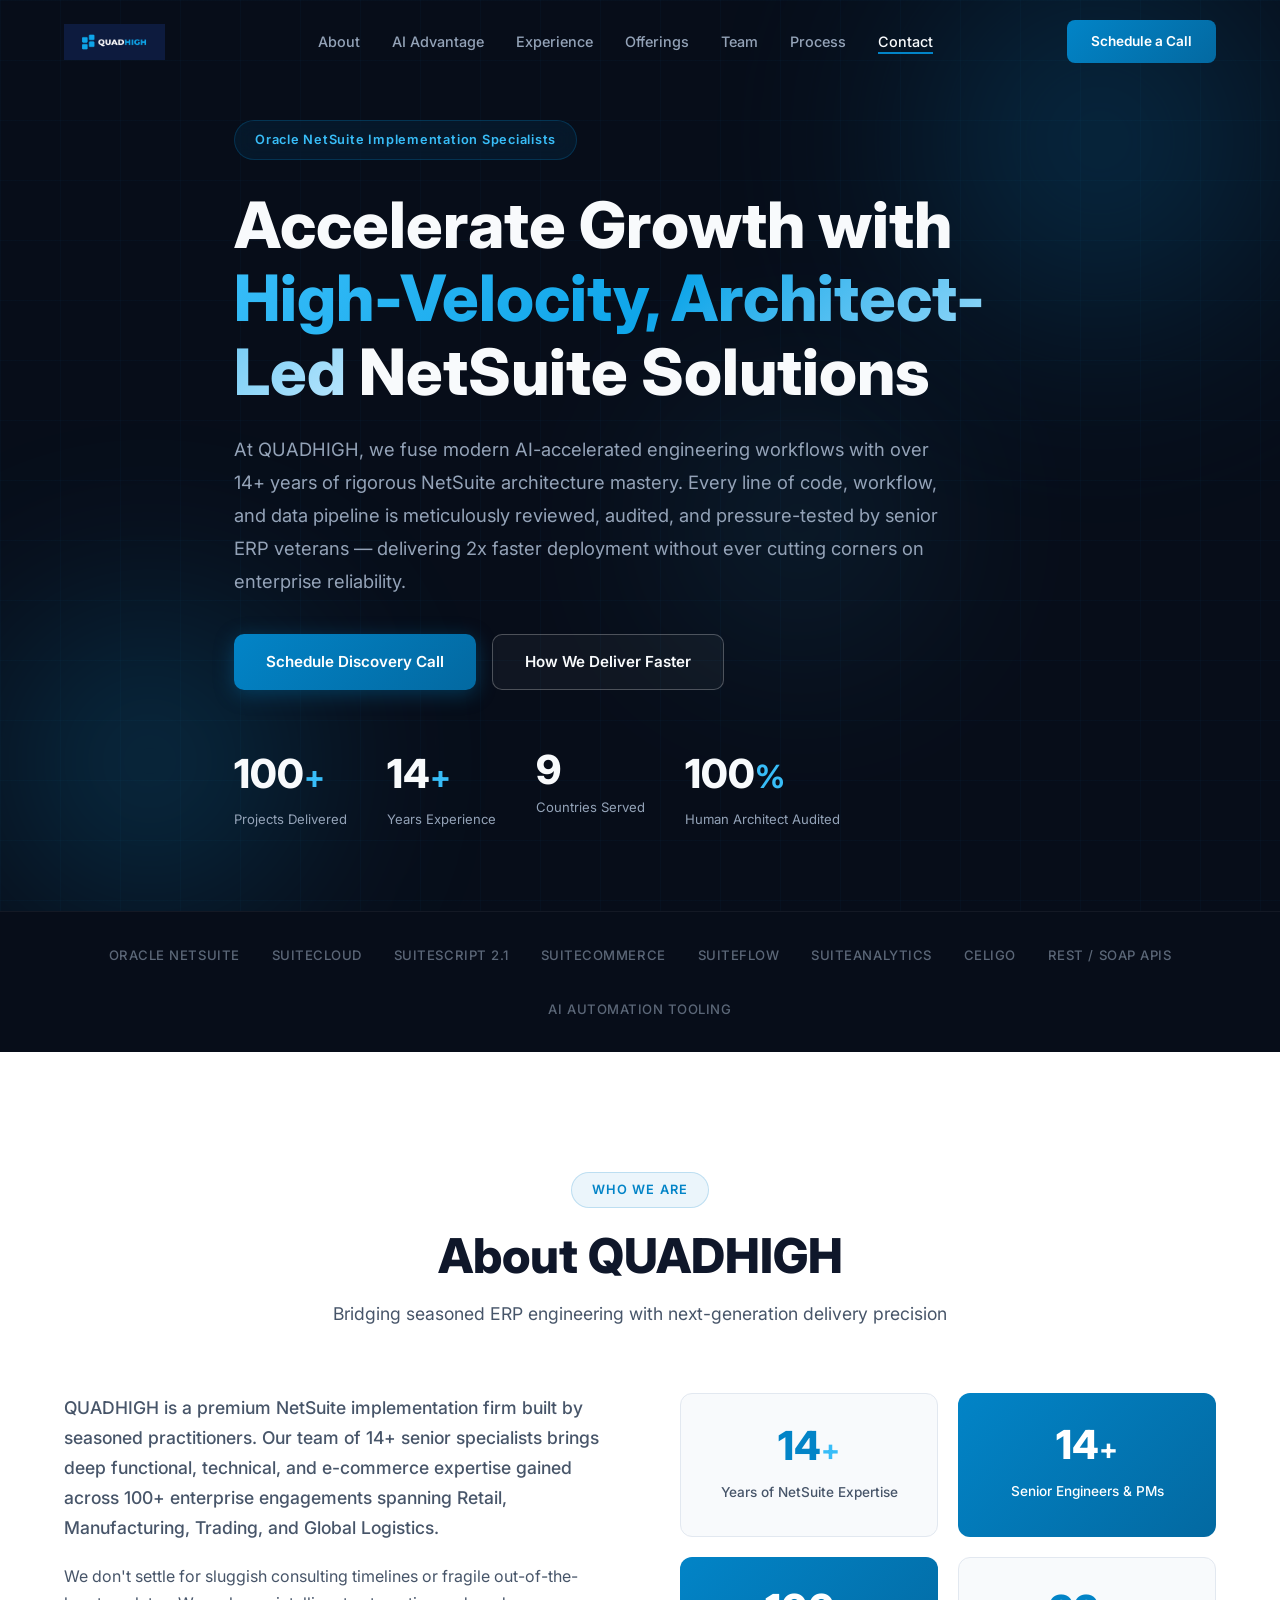
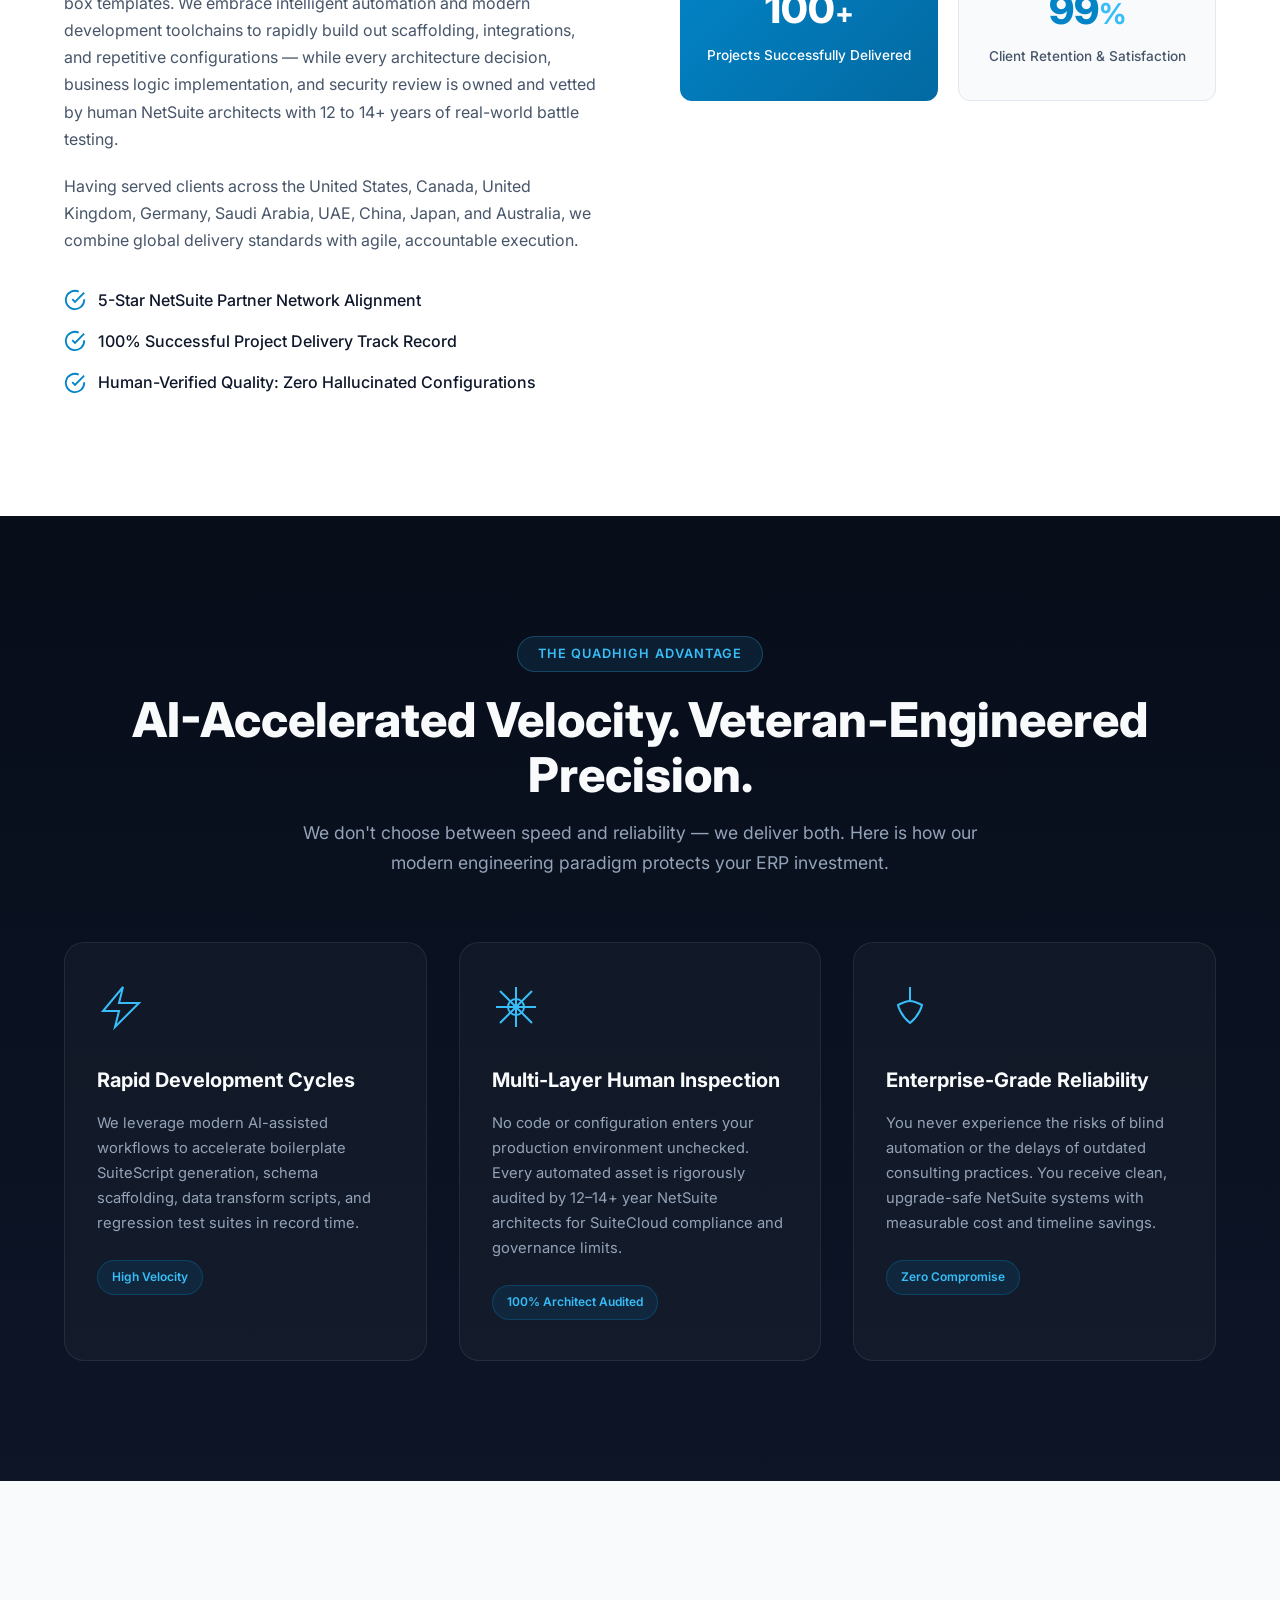
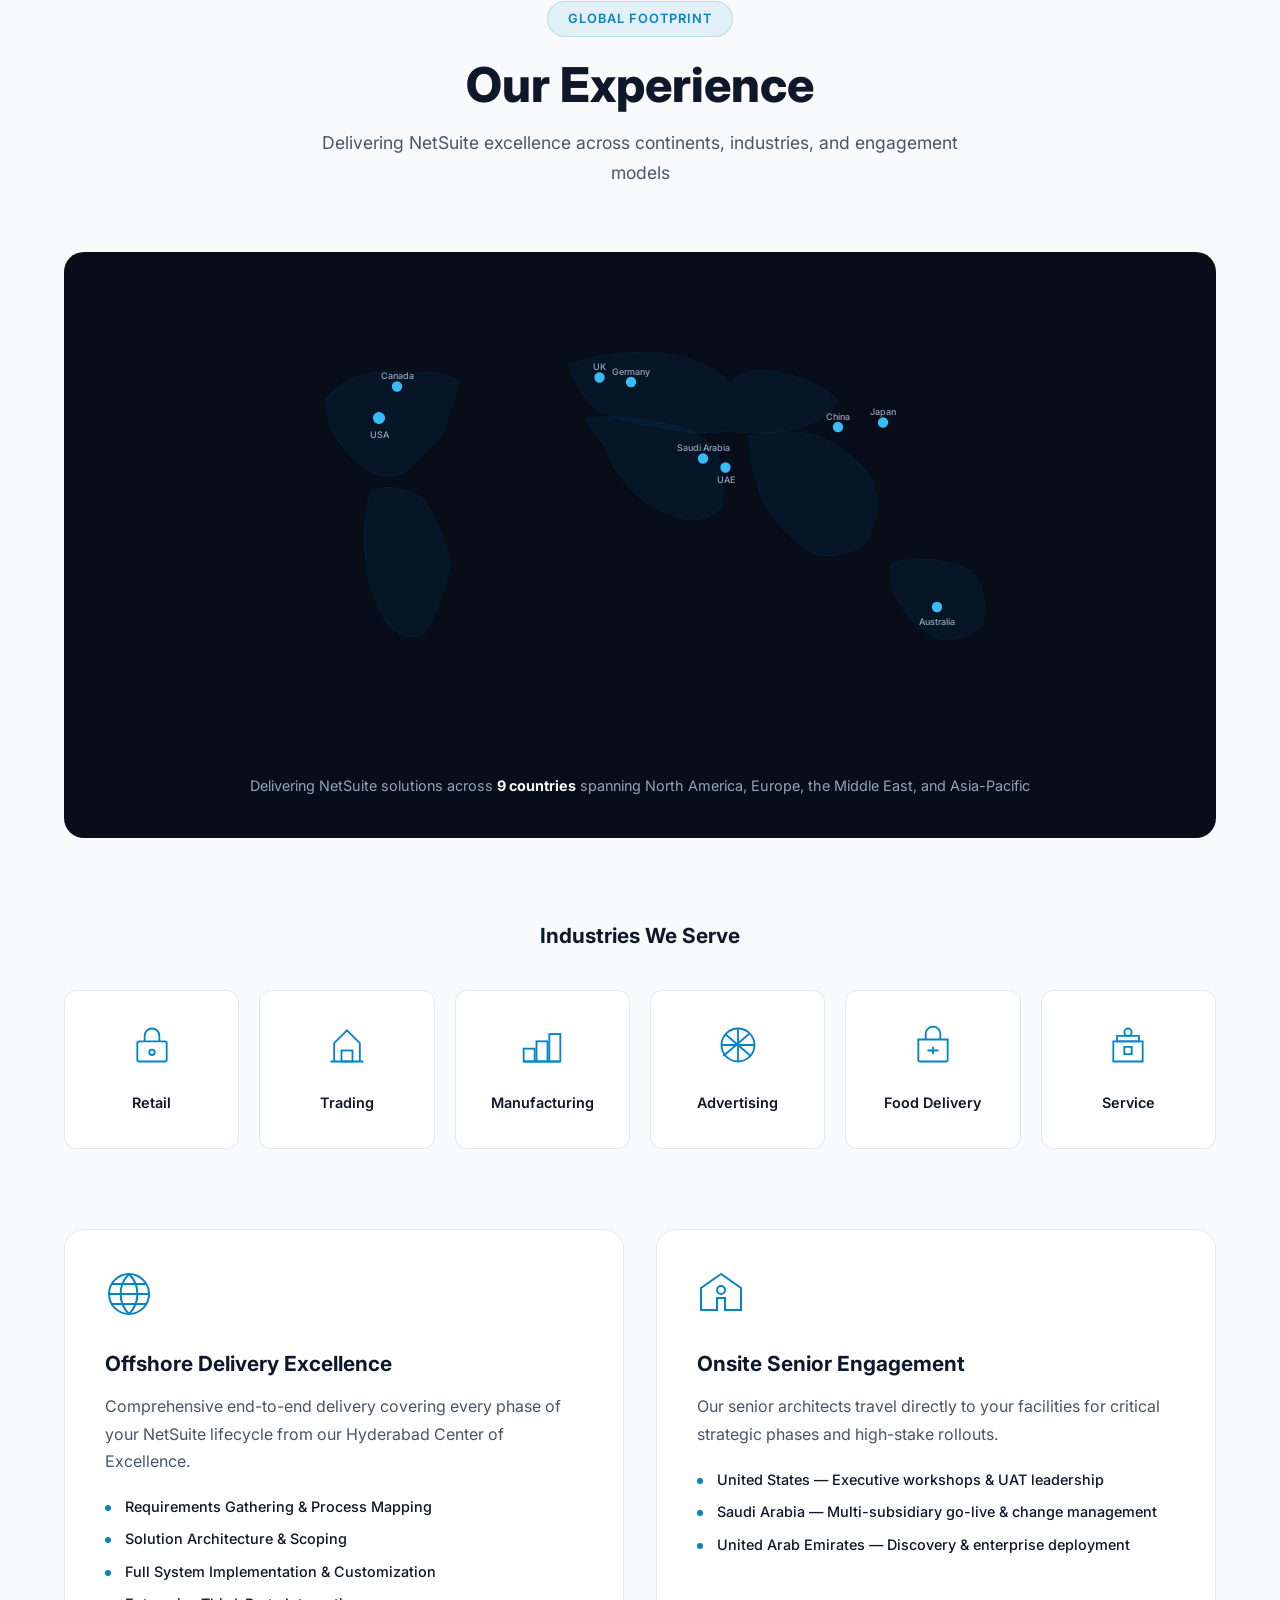
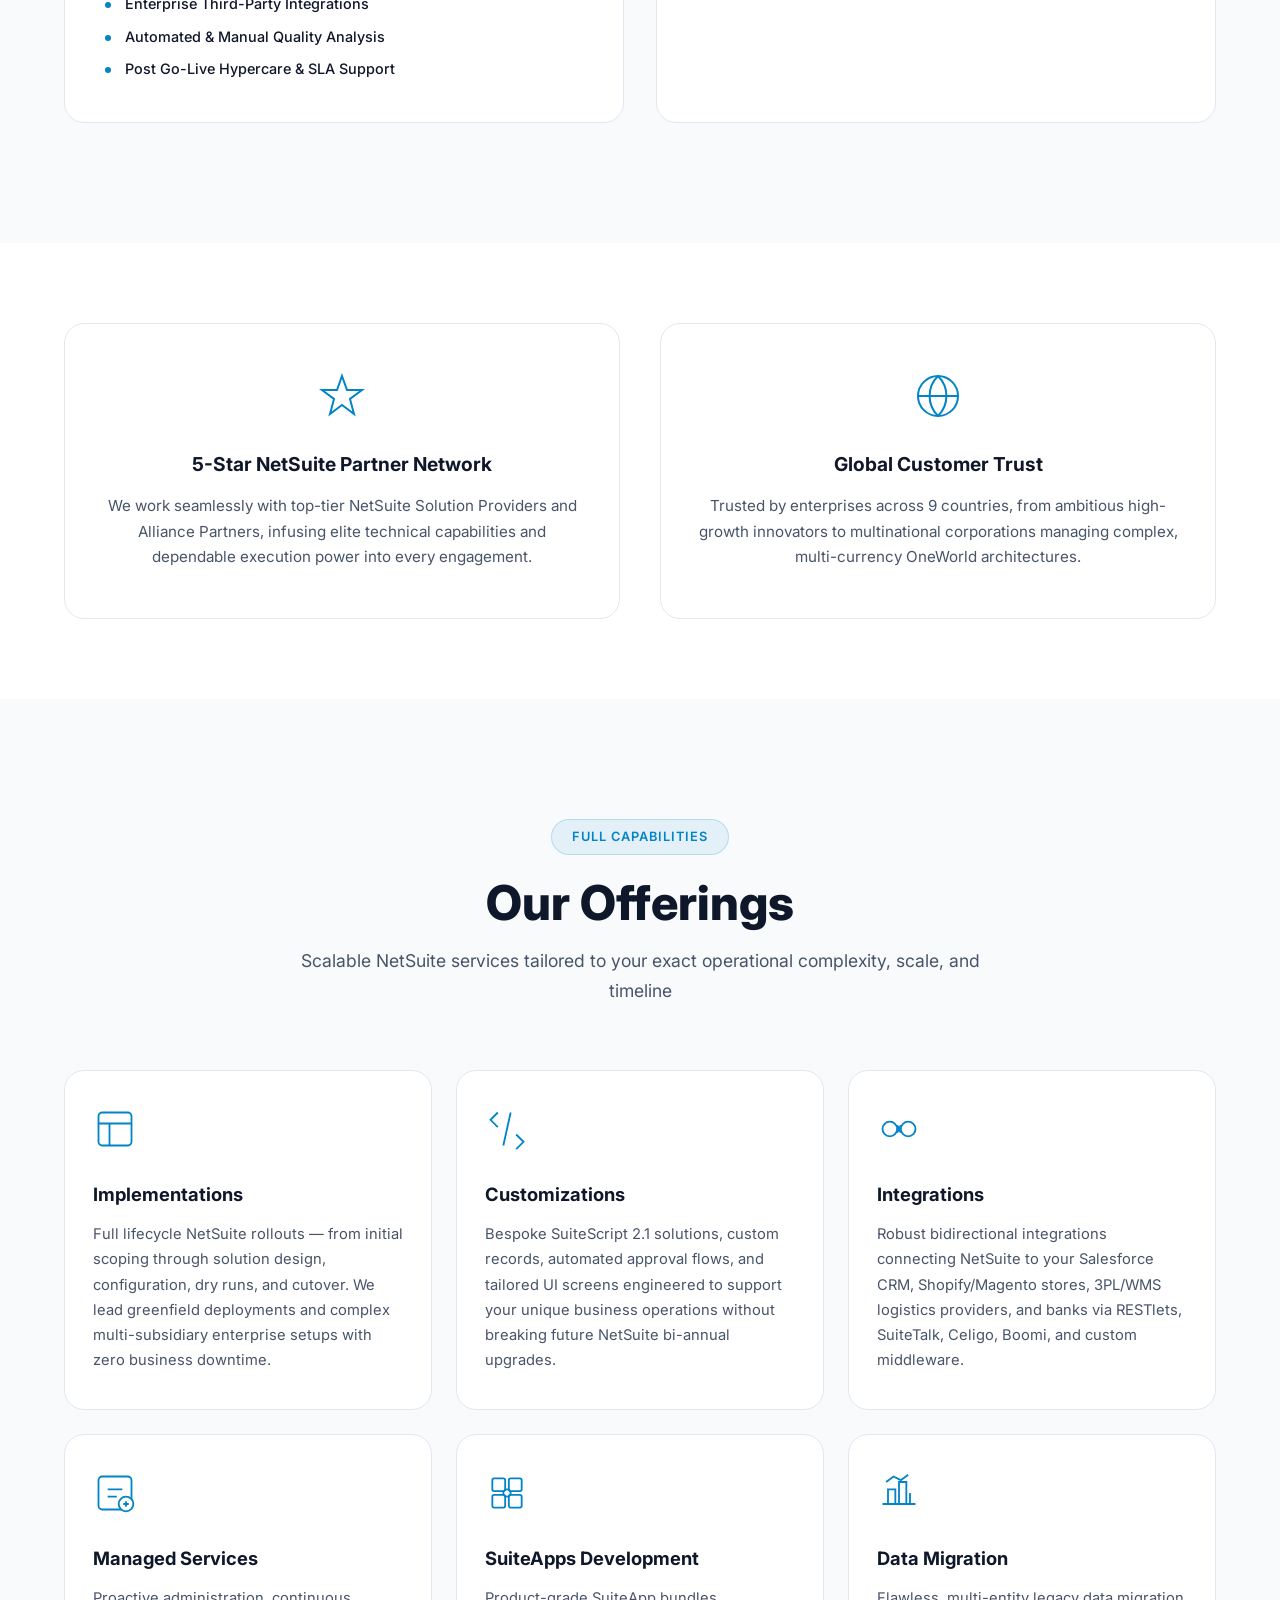
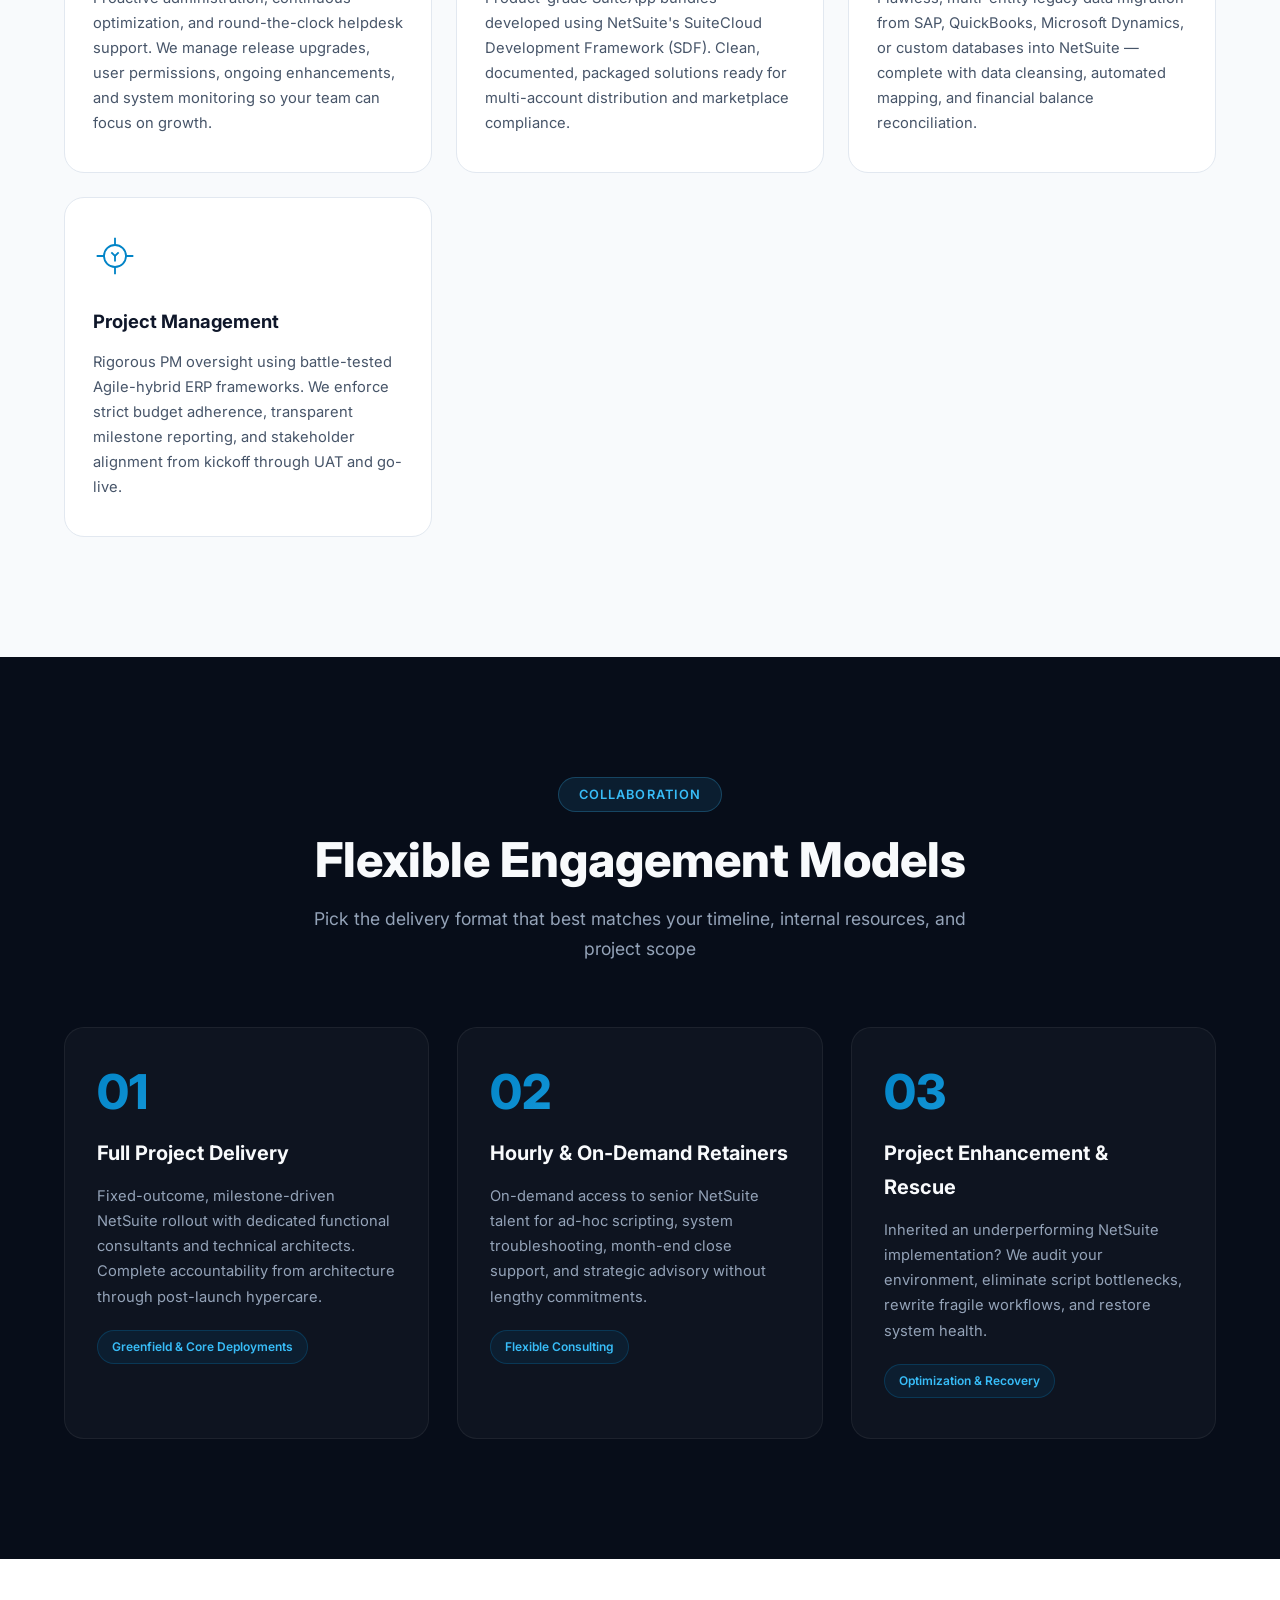
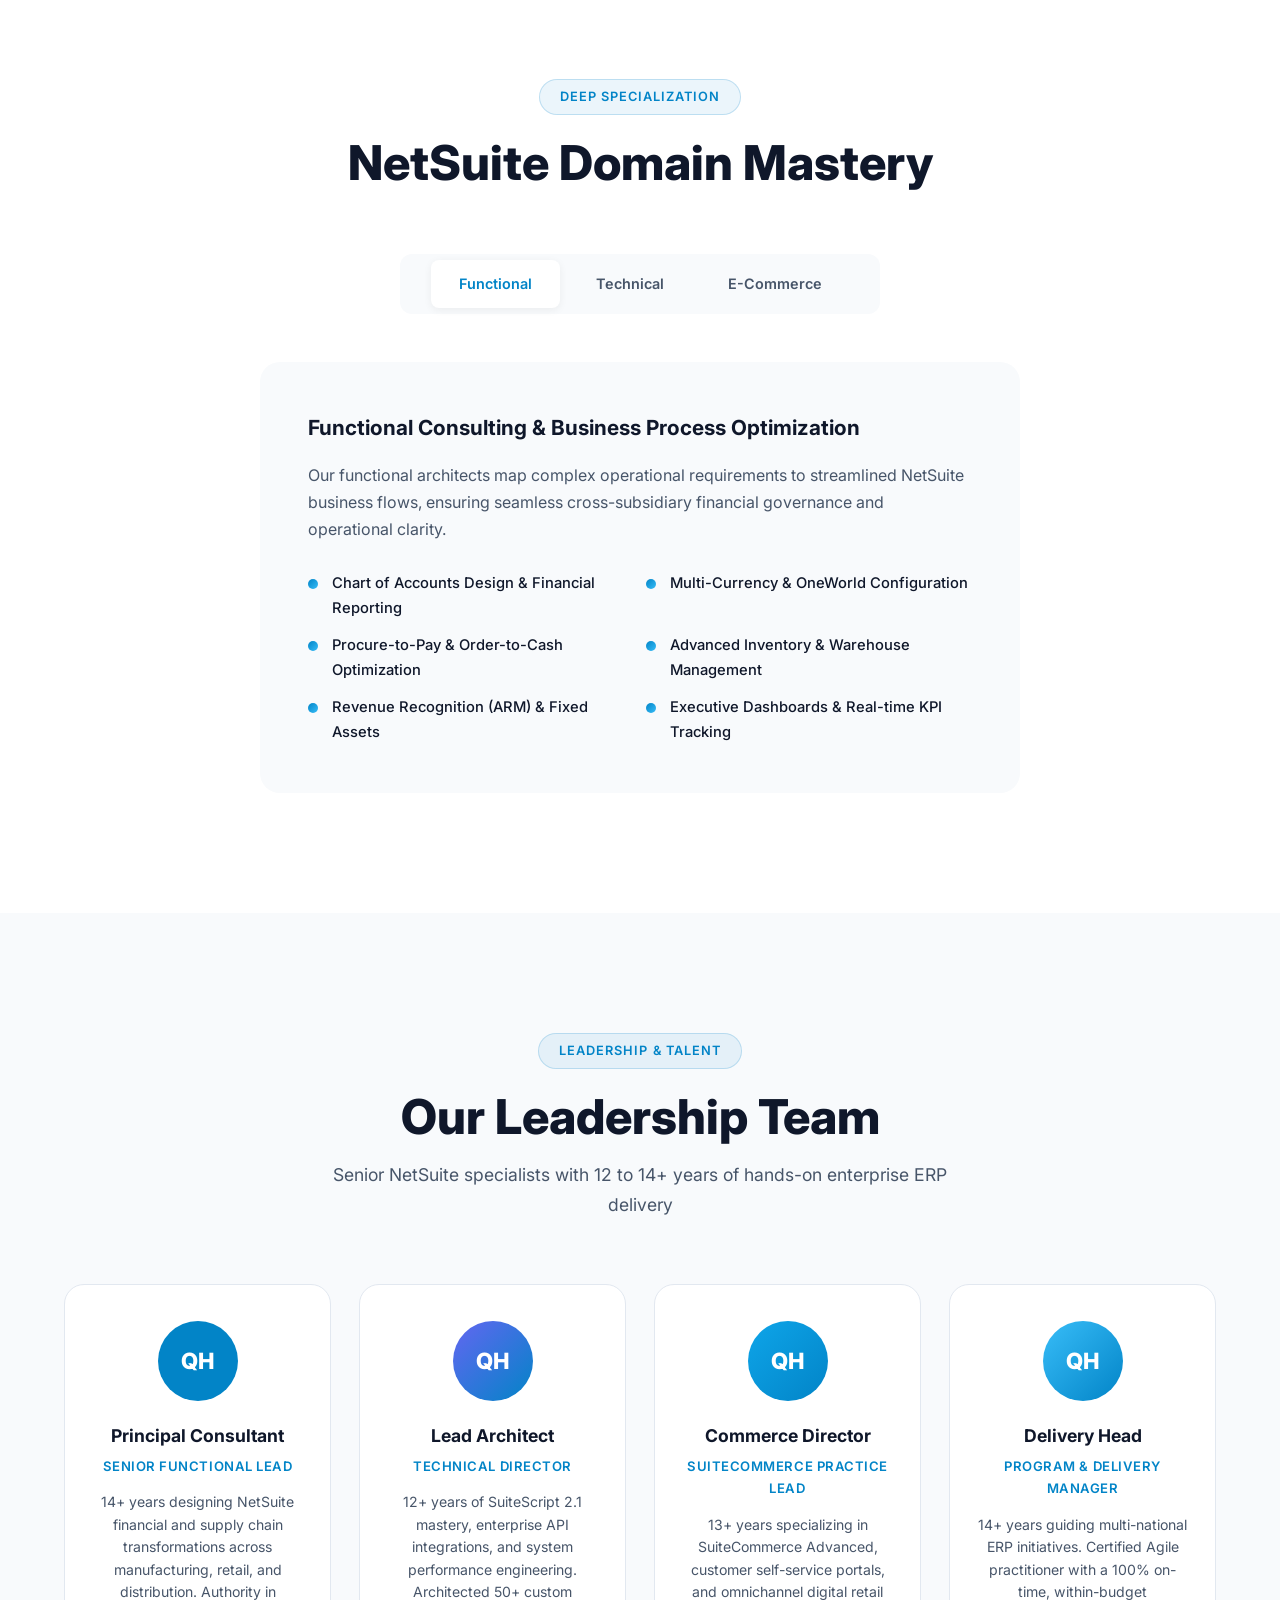
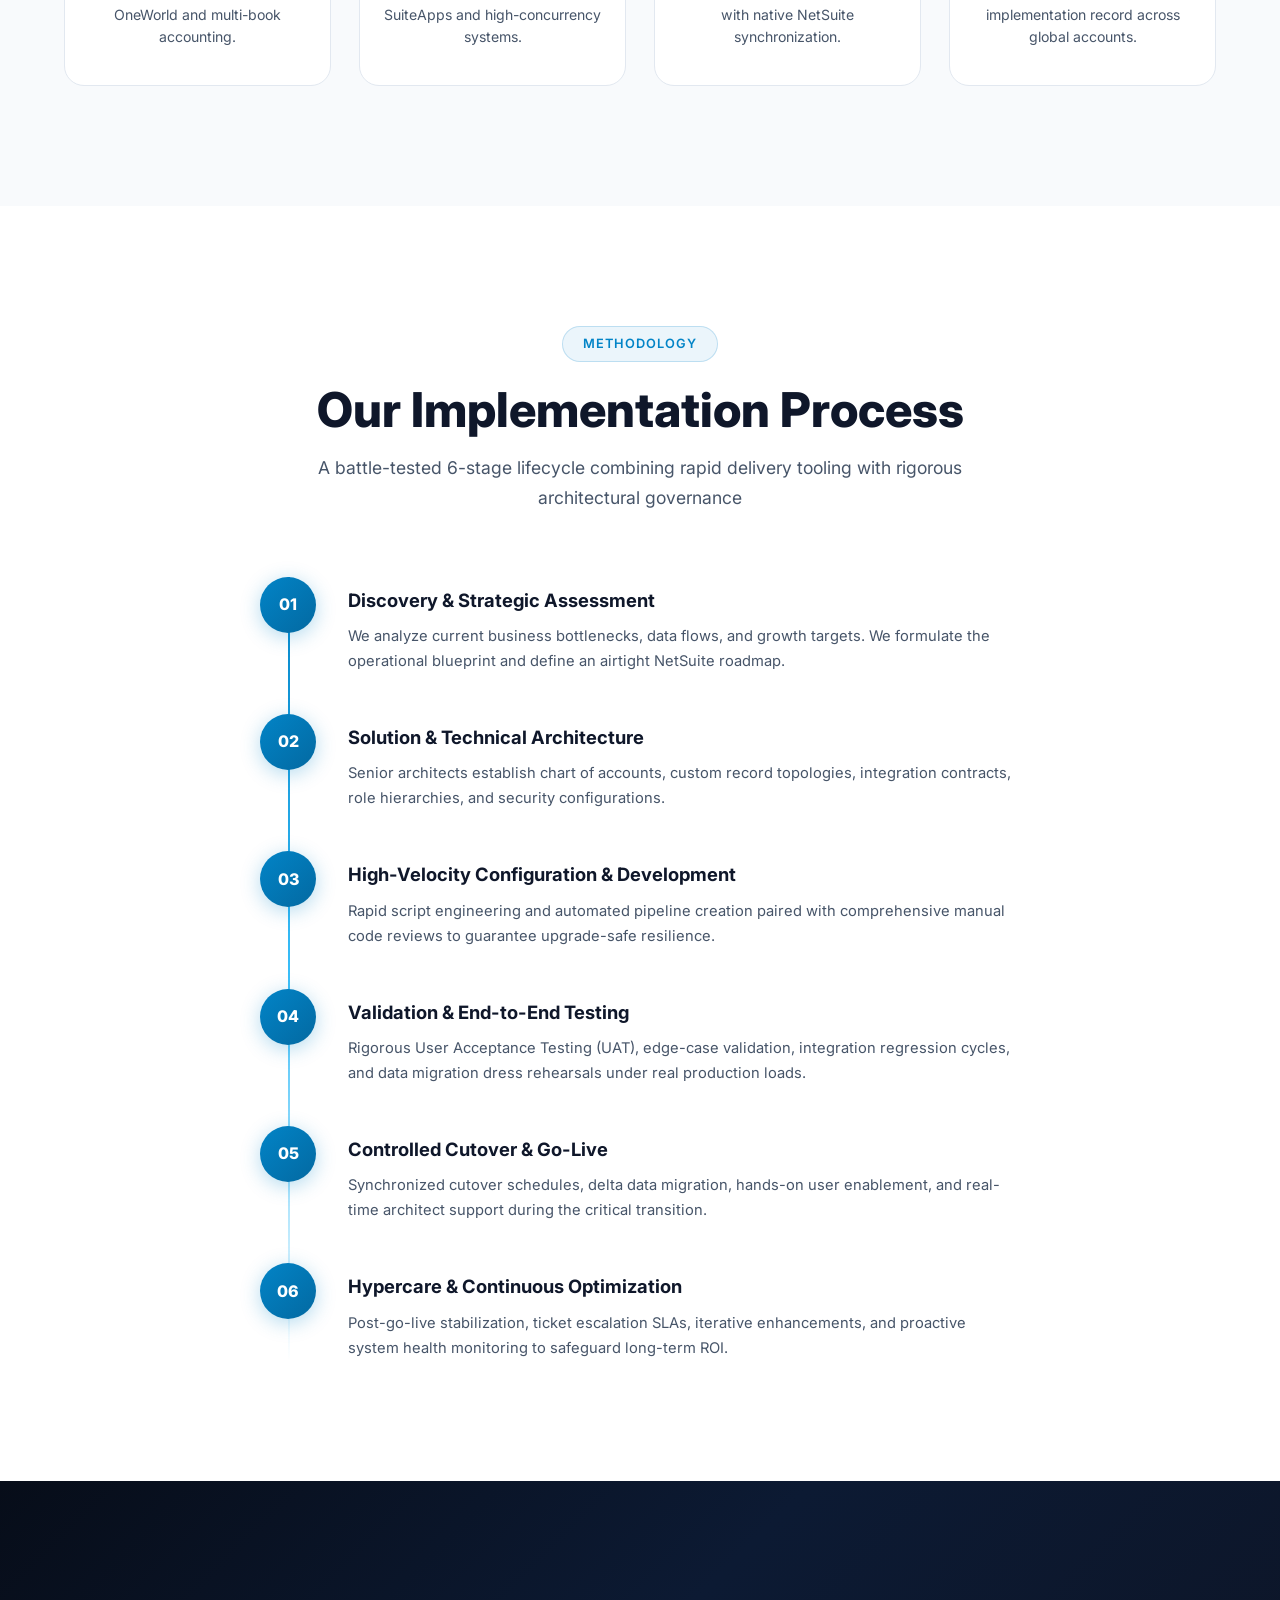
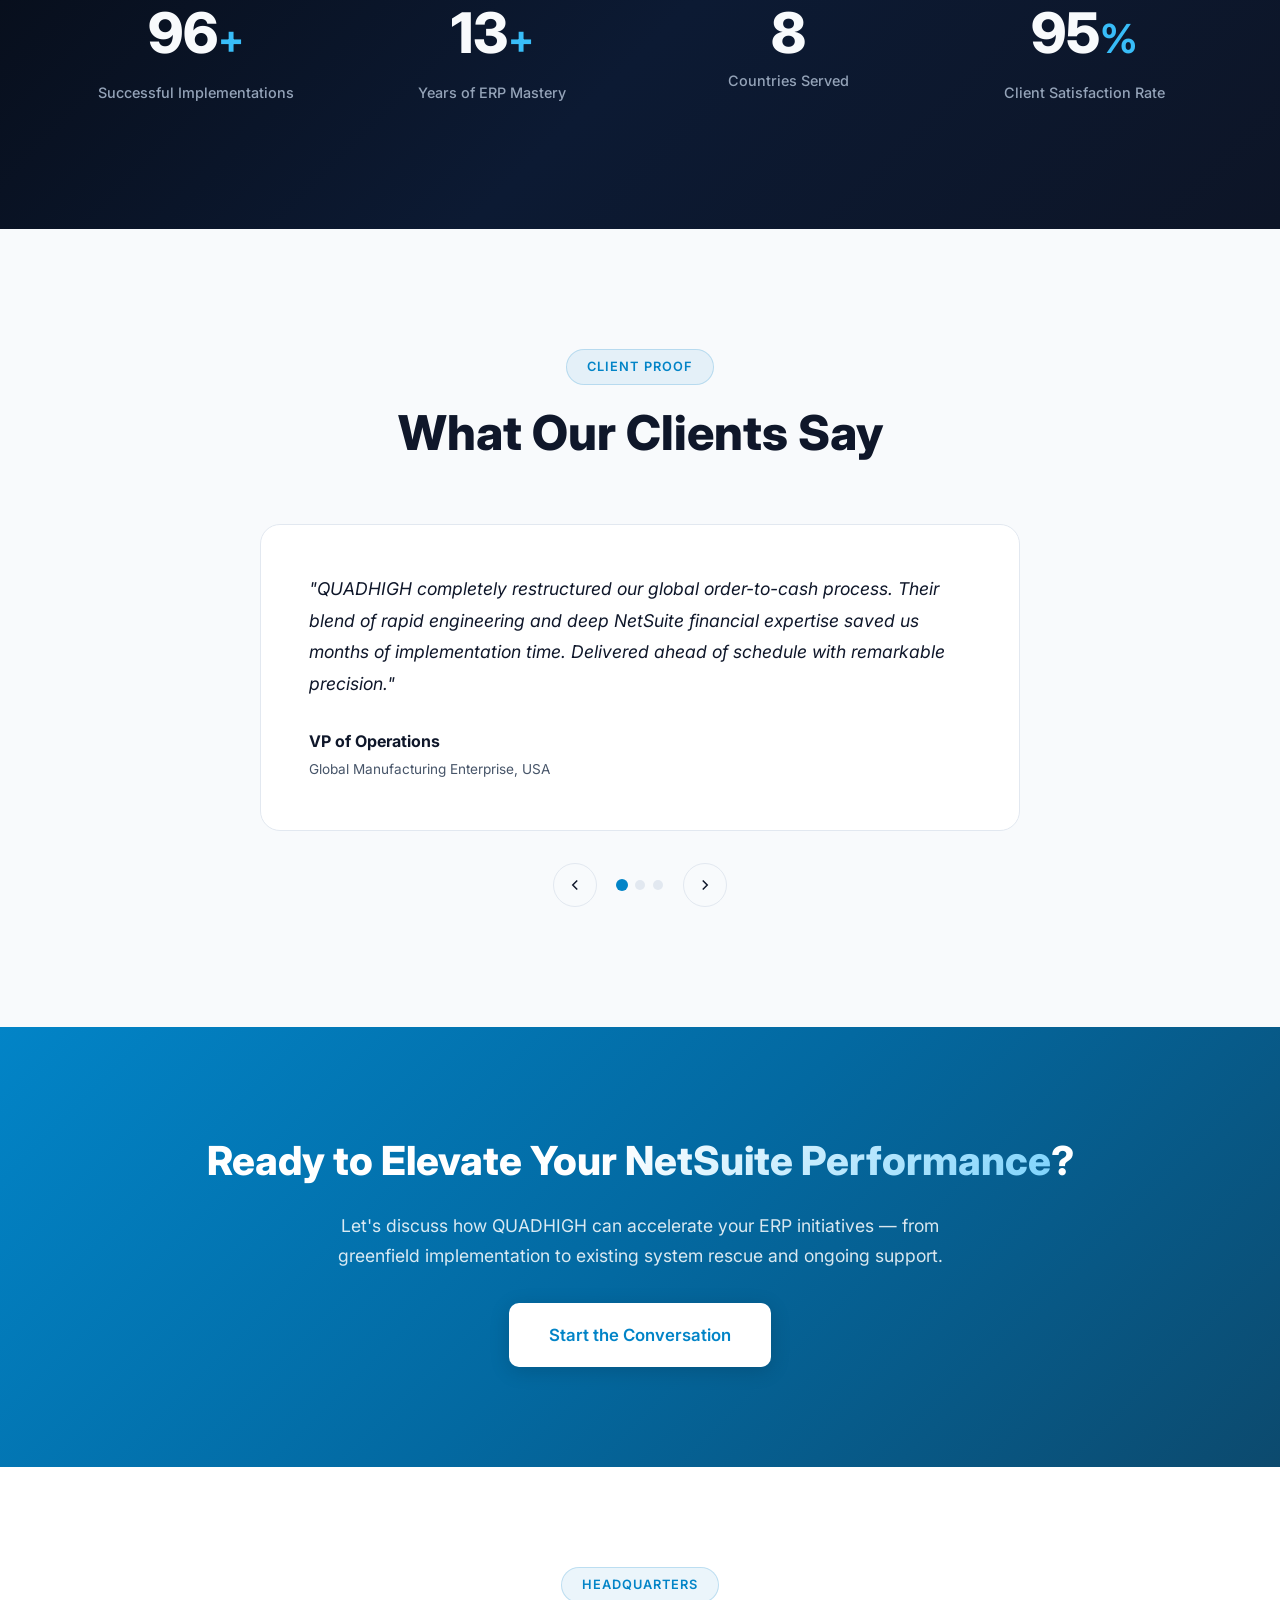
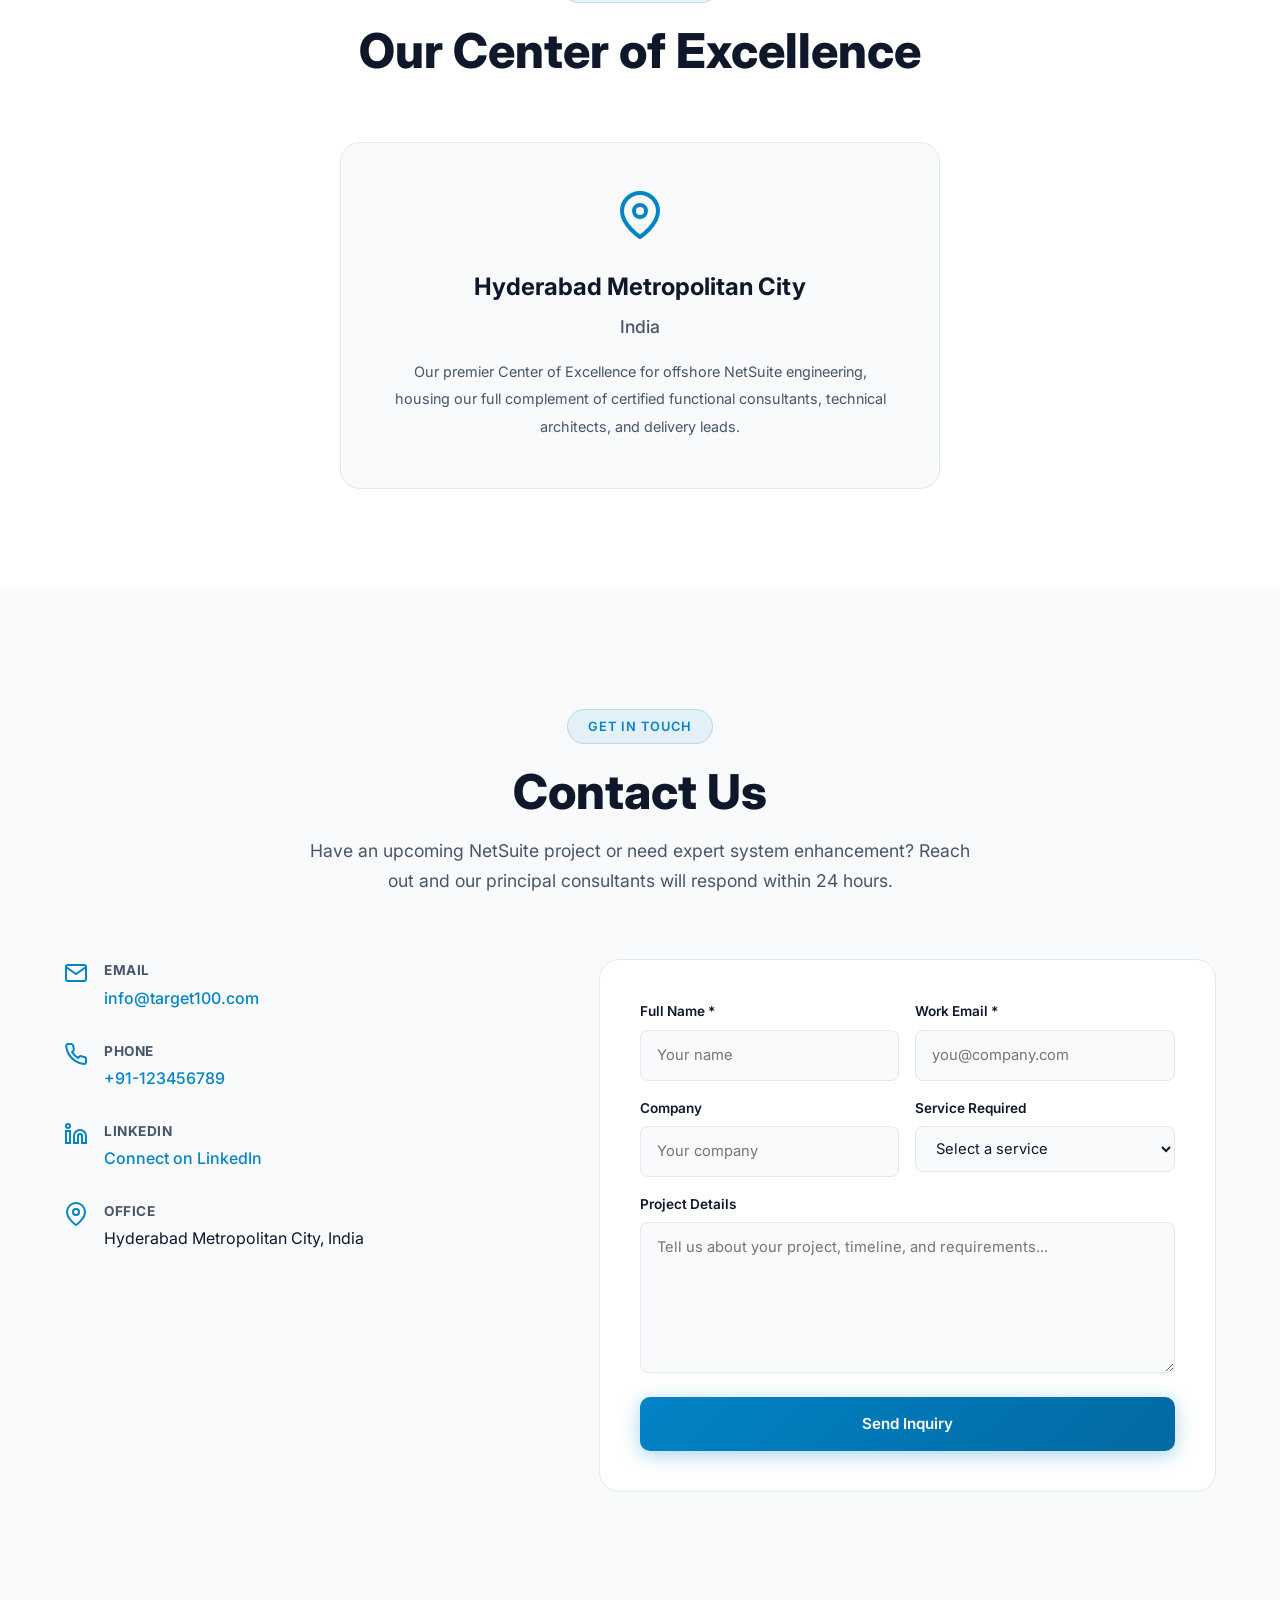
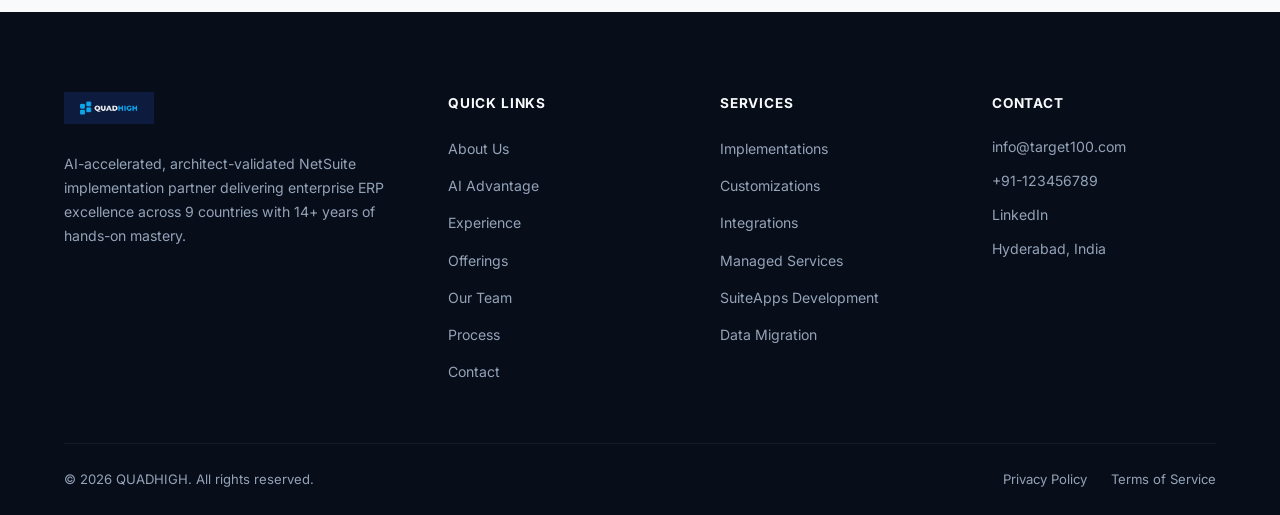
<file: backup/2026-11-22_18-30-23-logo-fix/index.html>
<!DOCTYPE html>
<html lang="en">
<head>
  <meta charset="UTF-8">
  <meta name="viewport" content="width=device-width, initial-scale=1.0">
  <title>QUADHIGH — Expert NetSuite Implementation Partners</title>
  <meta name="description" content="QUADHIGH delivers AI-accelerated, architect-validated NetSuite implementations, customizations, and managed services with 14+ years of expertise and 100+ successful projects worldwide.">
  <meta property="og:title" content="QUADHIGH — Expert NetSuite Implementation Partners">
  <meta property="og:description" content="Transform your enterprise with proven NetSuite ERP solutions. 100+ successful implementations across 9 countries.">
  <meta property="og:type" content="website">
  <link rel="preconnect" href="https://fonts.googleapis.com">
  <link rel="preconnect" href="https://fonts.gstatic.com" crossorigin>
  <link href="https://fonts.googleapis.com/css2?family=Inter:wght@300;400;500;600;700;800&display=swap" rel="stylesheet">
  <link rel="stylesheet" href="css/styles.css">
</head>
<body>

<!-- ═══════════════════ NAVBAR ═══════════════════ -->
<nav class="navbar" id="navbar">
  <div class="nav-container">
    <a href="#hero" class="nav-logo">
      <img src="assets/logo-dark-bg.png" alt="QUADHIGH" class="brand-logo logo-dark" onerror="this.style.display='none'; this.nextElementSibling.style.display='inline';">
      <span class="company-name nav-logo-text" style="display:none;">QUADHIGH</span>
    </a>
    <ul class="nav-menu">
      <li><a href="#about" class="nav-link">About</a></li>
      <li><a href="#ai-delivery" class="nav-link">AI Advantage</a></li>
      <li><a href="#experience" class="nav-link">Experience</a></li>
      <li><a href="#offerings" class="nav-link">Offerings</a></li>
      <li><a href="#team" class="nav-link">Team</a></li>
      <li><a href="#process" class="nav-link">Process</a></li>
      <li><a href="#contact" class="nav-link">Contact</a></li>
    </ul>
    <a href="#contact" class="nav-cta">Schedule a Call</a>
    <button class="hamburger" aria-label="Toggle menu">
      <span></span><span></span><span></span>
    </button>
  </div>
</nav>

<!-- ═══════════════════ HERO ═══════════════════ -->
<section id="hero" class="hero">
  <div class="hero-bg">
    <div class="hero-orb hero-orb--1"></div>
    <div class="hero-orb hero-orb--2"></div>
    <div class="hero-orb hero-orb--3"></div>
    <div class="hero-grid"></div>
  </div>
  <div class="container hero-content">
    <span class="hero-badge">Oracle NetSuite Implementation Specialists</span>
    <h1 class="hero-title">Accelerate Growth with<br><span class="gradient-text">High-Velocity, Architect-Led</span> NetSuite Solutions</h1>
    <p class="hero-description">At <span class="company-name">QUADHIGH</span>, we fuse modern AI-accelerated engineering workflows with over 14+ years of rigorous NetSuite architecture mastery. Every line of code, workflow, and data pipeline is meticulously reviewed, audited, and pressure-tested by senior ERP veterans — delivering 2x faster deployment without ever cutting corners on enterprise reliability.</p>
    <div class="hero-ctas">
      <a href="#contact" class="btn btn--primary">Schedule Discovery Call</a>
      <a href="#ai-delivery" class="btn btn--outline">How We Deliver Faster</a>
    </div>
    <div class="hero-stats">
      <div class="hero-stat">
        <span class="hero-stat__number counter" data-target="100">0</span><span class="hero-stat__plus">+</span>
        <span class="hero-stat__label">Projects Delivered</span>
      </div>
      <div class="hero-stat">
        <span class="hero-stat__number counter" data-target="14">0</span><span class="hero-stat__plus">+</span>
        <span class="hero-stat__label">Years Experience</span>
      </div>
      <div class="hero-stat">
        <span class="hero-stat__number counter" data-target="9">0</span>
        <span class="hero-stat__label">Countries Served</span>
      </div>
      <div class="hero-stat">
        <span class="hero-stat__number counter" data-target="100">0</span><span class="hero-stat__plus">%</span>
        <span class="hero-stat__label">Human Architect Audited</span>
      </div>
    </div>
  </div>
</section>

<!-- ═══════════════════ TRUSTED TECH ═══════════════════ -->
<section class="trusted">
  <div class="container">
    <div class="trusted-logos">
      <span>Oracle NetSuite</span><span>SuiteCloud</span><span>SuiteScript 2.1</span>
      <span>SuiteCommerce</span><span>SuiteFlow</span><span>SuiteAnalytics</span>
      <span>Celigo</span><span>REST / SOAP APIs</span><span>AI Automation Tooling</span>
    </div>
  </div>
</section>

<!-- ═══════════════════ ABOUT ═══════════════════ -->
<section id="about" class="about">
  <div class="container">
    <div class="section-header">
      <span class="section-badge">Who We Are</span>
      <h2 class="section-title">About <span class="company-name">QUADHIGH</span></h2>
      <p class="section-subtitle">Bridging seasoned ERP engineering with next-generation delivery precision</p>
    </div>
    <div class="about-grid">
      <div class="about-content">
        <p class="about-lead"><span class="company-name">QUADHIGH</span> is a premium NetSuite implementation firm built by seasoned practitioners. Our team of 14+ senior specialists brings deep functional, technical, and e-commerce expertise gained across 100+ enterprise engagements spanning Retail, Manufacturing, Trading, and Global Logistics.</p>
        <p>We don't settle for sluggish consulting timelines or fragile out-of-the-box templates. We embrace intelligent automation and modern development toolchains to rapidly build out scaffolding, integrations, and repetitive configurations — while every architecture decision, business logic implementation, and security review is owned and vetted by human NetSuite architects with 12 to 14+ years of real-world battle testing.</p>
        <p>Having served clients across the United States, Canada, United Kingdom, Germany, Saudi Arabia, UAE, China, Japan, and Australia, we combine global delivery standards with agile, accountable execution.</p>
        <div class="about-highlights">
          <div class="about-highlight">
            <svg viewBox="0 0 24 24" fill="none" stroke="currentColor" stroke-width="2"><path d="M22 11.08V12a10 10 0 1 1-5.93-9.14"/><polyline points="22 4 12 14.01 9 11.01"/></svg>
            <span>5-Star NetSuite Partner Network Alignment</span>
          </div>
          <div class="about-highlight">
            <svg viewBox="0 0 24 24" fill="none" stroke="currentColor" stroke-width="2"><path d="M22 11.08V12a10 10 0 1 1-5.93-9.14"/><polyline points="22 4 12 14.01 9 11.01"/></svg>
            <span>100% Successful Project Delivery Track Record</span>
          </div>
          <div class="about-highlight">
            <svg viewBox="0 0 24 24" fill="none" stroke="currentColor" stroke-width="2"><path d="M22 11.08V12a10 10 0 1 1-5.93-9.14"/><polyline points="22 4 12 14.01 9 11.01"/></svg>
            <span>Human-Verified Quality: Zero Hallucinated Configurations</span>
          </div>
        </div>
      </div>
      <div class="about-visual">
        <div class="about-stat-card">
          <span class="about-stat-card__number counter" data-target="14">0</span><span class="about-stat-card__plus">+</span>
          <span class="about-stat-card__label">Years of NetSuite Expertise</span>
        </div>
        <div class="about-stat-card about-stat-card--accent">
          <span class="about-stat-card__number counter" data-target="14">0</span><span class="about-stat-card__plus">+</span>
          <span class="about-stat-card__label">Senior Engineers &amp; PMs</span>
        </div>
        <div class="about-stat-card about-stat-card--accent">
          <span class="about-stat-card__number counter" data-target="100">0</span><span class="about-stat-card__plus">+</span>
          <span class="about-stat-card__label">Projects Successfully Delivered</span>
        </div>
        <div class="about-stat-card">
          <span class="about-stat-card__number counter" data-target="99">0</span><span class="about-stat-card__plus">%</span>
          <span class="about-stat-card__label">Client Retention &amp; Satisfaction</span>
        </div>
      </div>
    </div>
  </div>
</section>

<!-- ═══════════════════ AI DELIVERY ADVANTAGE ═══════════════════ -->
<section id="ai-delivery" class="ai-delivery">
  <div class="container">
    <div class="section-header section-header--light">
      <span class="section-badge section-badge--light">The QUADHIGH Advantage</span>
      <h2 class="section-title">AI-Accelerated Velocity. Veteran-Engineered Precision.</h2>
      <p class="section-subtitle">We don't choose between speed and reliability — we deliver both. Here is how our modern engineering paradigm protects your ERP investment.</p>
    </div>
    <div class="ai-pillars-grid">
      <div class="ai-pillar-card reveal">
        <div class="ai-pillar-card__icon">
          <svg viewBox="0 0 48 48" fill="none" stroke="currentColor" stroke-width="2"><path d="M26 4L6 28h16l-4 16 24-24H22l4-16z"/></svg>
        </div>
        <h3>Rapid Development Cycles</h3>
        <p>We leverage modern AI-assisted workflows to accelerate boilerplate SuiteScript generation, schema scaffolding, data transform scripts, and regression test suites in record time.</p>
        <span class="ai-pillar-card__badge">High Velocity</span>
      </div>
      <div class="ai-pillar-card reveal">
        <div class="ai-pillar-card__icon">
          <svg viewBox="0 0 48 48" fill="none" stroke="currentColor" stroke-width="2"><path d="M24 4v40M4 24h40M8 8l32 32M8 40L40 8"/><circle cx="24" cy="24" r="8"/></svg>
        </div>
        <h3>Multi-Layer Human Inspection</h3>
        <p>No code or configuration enters your production environment unchecked. Every automated asset is rigorously audited by 12–14+ year NetSuite architects for SuiteCloud compliance and governance limits.</p>
        <span class="ai-pillar-card__badge">100% Architect Audited</span>
      </div>
      <div class="ai-pillar-card reveal">
        <div class="ai-pillar-card__icon">
          <svg viewBox="0 0 48 48" fill="none" stroke="currentColor" stroke-width="2"><path d="M12 22s8-4 12-4 12 4 12 4-2 10-12 18C14 32 12 22 12 22z"/><path d="M24 4v14"/></svg>
        </div>
        <h3>Enterprise-Grade Reliability</h3>
        <p>You never experience the risks of blind automation or the delays of outdated consulting practices. You receive clean, upgrade-safe NetSuite systems with measurable cost and timeline savings.</p>
        <span class="ai-pillar-card__badge">Zero Compromise</span>
      </div>
    </div>
  </div>
</section>

<!-- ═══════════════════ EXPERIENCE ═══════════════════ -->
<section id="experience" class="experience">
  <div class="container">
    <div class="section-header">
      <span class="section-badge">Global Footprint</span>
      <h2 class="section-title">Our Experience</h2>
      <p class="section-subtitle">Delivering NetSuite excellence across continents, industries, and engagement models</p>
    </div>

    <!-- World Map -->
    <div class="experience-map">
      <div class="map-container">
        <svg class="world-map" viewBox="0 0 1000 500" xmlns="http://www.w3.org/2000/svg">
          <path class="continent" d="M150,120 Q180,80 250,90 Q280,85 300,100 Q290,130 280,160 Q260,180 240,200 Q220,210 200,200 Q170,180 155,150 Z" />
          <path class="continent" d="M200,220 Q230,210 260,230 Q280,260 290,300 Q280,350 260,380 Q240,390 220,370 Q200,340 195,300 Q190,260 200,220 Z" />
          <path class="continent" d="M420,80 Q480,60 540,70 Q580,80 600,100 Q620,80 660,90 Q700,100 720,120 Q710,140 680,150 Q640,160 600,155 Q560,160 520,150 Q480,145 450,130 Q430,110 420,80 Z" />
          <path class="continent" d="M440,140 Q480,135 520,145 Q560,150 580,170 Q600,200 590,240 Q570,260 540,250 Q510,240 490,220 Q470,200 460,170 Q445,155 440,140 Z" />
          <path class="continent" d="M620,160 Q660,150 700,160 Q740,180 760,210 Q770,250 750,280 Q720,300 690,290 Q660,270 640,240 Q625,210 620,160 Z" />
          <path class="continent" d="M780,300 Q830,290 870,310 Q890,340 880,370 Q860,390 830,385 Q800,370 785,340 Q775,320 780,300 Z" />
          <g class="map-dot" data-country="United States"><circle cx="210" cy="140" r="6"/><circle cx="210" cy="140" r="6" class="map-dot__pulse"/><text x="210" y="162" class="map-label">USA</text></g>
          <g class="map-dot" data-country="Canada"><circle cx="230" cy="105" r="5"/><circle cx="230" cy="105" r="5" class="map-dot__pulse"/><text x="230" y="97" class="map-label">Canada</text></g>
          <g class="map-dot" data-country="United Kingdom"><circle cx="455" cy="95" r="5"/><circle cx="455" cy="95" r="5" class="map-dot__pulse"/><text x="455" y="87" class="map-label">UK</text></g>
          <g class="map-dot" data-country="Germany"><circle cx="490" cy="100" r="5"/><circle cx="490" cy="100" r="5" class="map-dot__pulse"/><text x="490" y="92" class="map-label">Germany</text></g>
          <g class="map-dot" data-country="Saudi Arabia"><circle cx="570" cy="185" r="5"/><circle cx="570" cy="185" r="5" class="map-dot__pulse"/><text x="570" y="177" class="map-label">Saudi Arabia</text></g>
          <g class="map-dot" data-country="UAE"><circle cx="595" cy="195" r="5"/><circle cx="595" cy="195" r="5" class="map-dot__pulse"/><text x="595" y="212" class="map-label">UAE</text></g>
          <g class="map-dot" data-country="China"><circle cx="720" cy="150" r="5"/><circle cx="720" cy="150" r="5" class="map-dot__pulse"/><text x="720" y="142" class="map-label">China</text></g>
          <g class="map-dot" data-country="Japan"><circle cx="770" cy="145" r="5"/><circle cx="770" cy="145" r="5" class="map-dot__pulse"/><text x="770" y="137" class="map-label">Japan</text></g>
          <g class="map-dot" data-country="Australia"><circle cx="830" cy="350" r="5"/><circle cx="830" cy="350" r="5" class="map-dot__pulse"/><text x="830" y="370" class="map-label">Australia</text></g>
        </svg>
        <p class="map-caption">Delivering NetSuite solutions across <strong>9 countries</strong> spanning North America, Europe, the Middle East, and Asia-Pacific</p>
      </div>
    </div>

    <!-- Industries -->
    <div class="experience-industries">
      <h3 class="experience-subtitle">Industries We Serve</h3>
      <div class="industries-grid">
        <div class="industry-card reveal">
          <div class="industry-card__icon">
            <svg viewBox="0 0 48 48" fill="none" stroke="currentColor" stroke-width="2"><rect x="8" y="20" width="32" height="22" rx="2"/><path d="M16 20V14a8 8 0 0 1 16 0v6"/><circle cx="24" cy="32" r="3"/></svg>
          </div>
          <span>Retail</span>
        </div>
        <div class="industry-card reveal">
          <div class="industry-card__icon">
            <svg viewBox="0 0 48 48" fill="none" stroke="currentColor" stroke-width="2"><path d="M6 42h36M10 42V22l14-14 14 14v20"/><rect x="18" y="30" width="12" height="12"/></svg>
          </div>
          <span>Trading</span>
        </div>
        <div class="industry-card reveal">
          <div class="industry-card__icon">
            <svg viewBox="0 0 48 48" fill="none" stroke="currentColor" stroke-width="2"><rect x="4" y="28" width="12" height="14"/><rect x="18" y="20" width="12" height="22"/><rect x="32" y="12" width="12" height="30"/><path d="M4 42h40"/></svg>
          </div>
          <span>Manufacturing</span>
        </div>
        <div class="industry-card reveal">
          <div class="industry-card__icon">
            <svg viewBox="0 0 48 48" fill="none" stroke="currentColor" stroke-width="2"><circle cx="24" cy="24" r="18"/><path d="M24 6v36M6 24h36M10 12l28 24M36 12L8 36"/></svg>
          </div>
          <span>Advertising</span>
        </div>
        <div class="industry-card reveal">
          <div class="industry-card__icon">
            <svg viewBox="0 0 48 48" fill="none" stroke="currentColor" stroke-width="2"><path d="M8 18h32v22a2 2 0 0 1-2 2H10a2 2 0 0 1-2-2V18z"/><path d="M16 18V12a8 8 0 0 1 16 0v6"/><path d="M18 30h12M24 26v8"/></svg>
          </div>
          <span>Food Delivery</span>
        </div>
        <div class="industry-card reveal">
          <div class="industry-card__icon">
            <svg viewBox="0 0 48 48" fill="none" stroke="currentColor" stroke-width="2"><path d="M12 14h24v6H12z"/><path d="M8 20h32v22H8z"/><path d="M20 26h8v8h-8z"/><circle cx="24" cy="10" r="4"/></svg>
          </div>
          <span>Service</span>
        </div>
      </div>
    </div>

    <!-- Support Models -->
    <div class="experience-support">
      <div class="support-card reveal">
        <div class="support-card__icon">
          <svg viewBox="0 0 48 48" fill="none" stroke="currentColor" stroke-width="2"><circle cx="24" cy="24" r="20"/><path d="M24 4a28 28 0 0 1 0 40M24 4a28 28 0 0 0 0 40M4 24h40M6 14h36M6 34h36"/></svg>
        </div>
        <h3>Offshore Delivery Excellence</h3>
        <p>Comprehensive end-to-end delivery covering every phase of your NetSuite lifecycle from our Hyderabad Center of Excellence.</p>
        <ul class="support-card__list">
          <li>Requirements Gathering &amp; Process Mapping</li>
          <li>Solution Architecture &amp; Scoping</li>
          <li>Full System Implementation &amp; Customization</li>
          <li>Enterprise Third-Party Integrations</li>
          <li>Automated &amp; Manual Quality Analysis</li>
          <li>Post Go-Live Hypercare &amp; SLA Support</li>
        </ul>
      </div>
      <div class="support-card reveal">
        <div class="support-card__icon">
          <svg viewBox="0 0 48 48" fill="none" stroke="currentColor" stroke-width="2"><path d="M24 4L4 18v22h16V28h8v12h16V18L24 4z"/><circle cx="24" cy="20" r="4"/></svg>
        </div>
        <h3>Onsite Senior Engagement</h3>
        <p>Our senior architects travel directly to your facilities for critical strategic phases and high-stake rollouts.</p>
        <ul class="support-card__list">
          <li>United States — Executive workshops &amp; UAT leadership</li>
          <li>Saudi Arabia — Multi-subsidiary go-live &amp; change management</li>
          <li>United Arab Emirates — Discovery &amp; enterprise deployment</li>
        </ul>
      </div>
    </div>
  </div>
</section>

<!-- ═══════════════════ CLIENTS & PARTNERS ═══════════════════ -->
<section class="partners">
  <div class="container">
    <div class="partners-content">
      <div class="partners-item reveal">
        <svg viewBox="0 0 48 48" fill="none" stroke="currentColor" stroke-width="2"><polygon points="24,4 29,18 44,18 32,27 36,42 24,33 12,42 16,27 4,18 19,18"/></svg>
        <h3>5-Star NetSuite Partner Network</h3>
        <p>We work seamlessly with top-tier NetSuite Solution Providers and Alliance Partners, infusing elite technical capabilities and dependable execution power into every engagement.</p>
      </div>
      <div class="partners-item reveal">
        <svg viewBox="0 0 48 48" fill="none" stroke="currentColor" stroke-width="2"><circle cx="24" cy="24" r="20"/><path d="M24 4a28 28 0 0 1 0 40M24 4a28 28 0 0 0 0 40M4 24h40"/></svg>
        <h3>Global Customer Trust</h3>
        <p>Trusted by enterprises across 9 countries, from ambitious high-growth innovators to multinational corporations managing complex, multi-currency OneWorld architectures.</p>
      </div>
    </div>
  </div>
</section>

<!-- ═══════════════════ OFFERINGS ═══════════════════ -->
<section id="offerings" class="offerings">
  <div class="container">
    <div class="section-header">
      <span class="section-badge">Full Capabilities</span>
      <h2 class="section-title">Our Offerings</h2>
      <p class="section-subtitle">Scalable NetSuite services tailored to your exact operational complexity, scale, and timeline</p>
    </div>
    <div class="offerings-grid">
      <!-- 1 -->
      <div class="offering-card reveal">
        <div class="offering-card__icon">
          <svg viewBox="0 0 48 48" fill="none" stroke="currentColor" stroke-width="2"><rect x="6" y="6" width="36" height="36" rx="4"/><path d="M6 18h36"/><path d="M18 18v24"/></svg>
        </div>
        <h3 class="offering-card__title">Implementations</h3>
        <p class="offering-card__desc">Full lifecycle NetSuite rollouts — from initial scoping through solution design, configuration, dry runs, and cutover. We lead greenfield deployments and complex multi-subsidiary enterprise setups with zero business downtime.</p>
      </div>
      <!-- 2 -->
      <div class="offering-card reveal">
        <div class="offering-card__icon">
          <svg viewBox="0 0 48 48" fill="none" stroke="currentColor" stroke-width="2"><path d="M14 6l-8 8 8 8"/><path d="M34 30l8 8-8 8"/><path d="M28 6L20 42"/></svg>
        </div>
        <h3 class="offering-card__title">Customizations</h3>
        <p class="offering-card__desc">Bespoke SuiteScript 2.1 solutions, custom records, automated approval flows, and tailored UI screens engineered to support your unique business operations without breaking future NetSuite bi-annual upgrades.</p>
      </div>
      <!-- 3 -->
      <div class="offering-card reveal">
        <div class="offering-card__icon">
          <svg viewBox="0 0 48 48" fill="none" stroke="currentColor" stroke-width="2"><circle cx="14" cy="24" r="8"/><circle cx="34" cy="24" r="8"/><path d="M22 20c2 2.5 2 5.5 0 8"/><path d="M26 20c-2 2.5-2 5.5 0 8"/></svg>
        </div>
        <h3 class="offering-card__title">Integrations</h3>
        <p class="offering-card__desc">Robust bidirectional integrations connecting NetSuite to your Salesforce CRM, Shopify/Magento stores, 3PL/WMS logistics providers, and banks via RESTlets, SuiteTalk, Celigo, Boomi, and custom middleware.</p>
      </div>
      <!-- 4 -->
      <div class="offering-card reveal">
        <div class="offering-card__icon">
          <svg viewBox="0 0 48 48" fill="none" stroke="currentColor" stroke-width="2"><rect x="6" y="6" width="36" height="36" rx="4"/><path d="M16 20h16M16 28h10"/><circle cx="36" cy="36" r="8" fill="var(--color-bg-white)" stroke="currentColor"/><path d="M33 36h6M36 33v6"/></svg>
        </div>
        <h3 class="offering-card__title">Managed Services</h3>
        <p class="offering-card__desc">Proactive administration, continuous optimization, and round-the-clock helpdesk support. We manage release upgrades, user permissions, ongoing enhancements, and system monitoring so your team can focus on growth.</p>
      </div>
      <!-- 5 -->
      <div class="offering-card reveal">
        <div class="offering-card__icon">
          <svg viewBox="0 0 48 48" fill="none" stroke="currentColor" stroke-width="2"><rect x="8" y="8" width="14" height="14" rx="2"/><rect x="26" y="8" width="14" height="14" rx="2"/><rect x="8" y="26" width="14" height="14" rx="2"/><rect x="26" y="26" width="14" height="14" rx="2"/><circle cx="24" cy="24" r="4"/></svg>
        </div>
        <h3 class="offering-card__title">SuiteApps Development</h3>
        <p class="offering-card__desc">Product-grade SuiteApp bundles developed using NetSuite's SuiteCloud Development Framework (SDF). Clean, documented, packaged solutions ready for multi-account distribution and marketplace compliance.</p>
      </div>
      <!-- 6 -->
      <div class="offering-card reveal">
        <div class="offering-card__icon">
          <svg viewBox="0 0 48 48" fill="none" stroke="currentColor" stroke-width="2"><path d="M6 36h36"/><path d="M12 36V20h8v16"/><path d="M24 36V12h8v24"/><path d="M36 36V24"/><path d="M10 12l8-6 8 4 8-6"/></svg>
        </div>
        <h3 class="offering-card__title">Data Migration</h3>
        <p class="offering-card__desc">Flawless, multi-entity legacy data migration from SAP, QuickBooks, Microsoft Dynamics, or custom databases into NetSuite — complete with data cleansing, automated mapping, and financial balance reconciliation.</p>
      </div>
      <!-- 7 -->
      <div class="offering-card reveal">
        <div class="offering-card__icon">
          <svg viewBox="0 0 48 48" fill="none" stroke="currentColor" stroke-width="2"><path d="M24 4v8M24 36v8M4 24h8M36 24h8"/><circle cx="24" cy="24" r="12"/><path d="M20 20l4 4 4-4"/><path d="M24 24v6"/></svg>
        </div>
        <h3 class="offering-card__title">Project Management</h3>
        <p class="offering-card__desc">Rigorous PM oversight using battle-tested Agile-hybrid ERP frameworks. We enforce strict budget adherence, transparent milestone reporting, and stakeholder alignment from kickoff through UAT and go-live.</p>
      </div>
    </div>
  </div>
</section>

<!-- ═══════════════════ ENGAGEMENT MODELS ═══════════════════ -->
<section id="engagement" class="engagement">
  <div class="container">
    <div class="section-header section-header--light">
      <span class="section-badge section-badge--light">Collaboration</span>
      <h2 class="section-title">Flexible Engagement Models</h2>
      <p class="section-subtitle">Pick the delivery format that best matches your timeline, internal resources, and project scope</p>
    </div>
    <div class="engagement-grid">
      <div class="engagement-card reveal">
        <div class="engagement-card__number">01</div>
        <h3>Full Project Delivery</h3>
        <p>Fixed-outcome, milestone-driven NetSuite rollout with dedicated functional consultants and technical architects. Complete accountability from architecture through post-launch hypercare.</p>
        <span class="engagement-card__tag">Greenfield &amp; Core Deployments</span>
      </div>
      <div class="engagement-card reveal">
        <div class="engagement-card__number">02</div>
        <h3>Hourly &amp; On-Demand Retainers</h3>
        <p>On-demand access to senior NetSuite talent for ad-hoc scripting, system troubleshooting, month-end close support, and strategic advisory without lengthy commitments.</p>
        <span class="engagement-card__tag">Flexible Consulting</span>
      </div>
      <div class="engagement-card reveal">
        <div class="engagement-card__number">03</div>
        <h3>Project Enhancement &amp; Rescue</h3>
        <p>Inherited an underperforming NetSuite implementation? We audit your environment, eliminate script bottlenecks, rewrite fragile workflows, and restore system health.</p>
        <span class="engagement-card__tag">Optimization &amp; Recovery</span>
      </div>
    </div>
  </div>
</section>

<!-- ═══════════════════ EXPERTISE ═══════════════════ -->
<section id="expertise" class="expertise">
  <div class="container">
    <div class="section-header">
      <span class="section-badge">Deep Specialization</span>
      <h2 class="section-title">NetSuite Domain Mastery</h2>
    </div>
    <div class="expertise-tabs">
      <button class="expertise-tab expertise-tab--active" data-tab="functional">Functional</button>
      <button class="expertise-tab" data-tab="technical">Technical</button>
      <button class="expertise-tab" data-tab="ecommerce">E-Commerce</button>
    </div>
    <div class="expertise-panels">
      <div class="expertise-panel expertise-panel--active" data-panel="functional">
        <div class="expertise-panel__content">
          <h3>Functional Consulting &amp; Business Process Optimization</h3>
          <p>Our functional architects map complex operational requirements to streamlined NetSuite business flows, ensuring seamless cross-subsidiary financial governance and operational clarity.</p>
          <ul class="expertise-panel__list">
            <li>Chart of Accounts Design &amp; Financial Reporting</li>
            <li>Multi-Currency &amp; OneWorld Configuration</li>
            <li>Procure-to-Pay &amp; Order-to-Cash Optimization</li>
            <li>Advanced Inventory &amp; Warehouse Management</li>
            <li>Revenue Recognition (ARM) &amp; Fixed Assets</li>
            <li>Executive Dashboards &amp; Real-time KPI Tracking</li>
          </ul>
        </div>
      </div>
      <div class="expertise-panel" data-panel="technical">
        <div class="expertise-panel__content">
          <h3>Technical Architecture &amp; Custom Development</h3>
          <p>Our technical team builds scalable, upgrade-safe extensions using NetSuite SuiteCloud's full toolkit, adhering strictly to enterprise coding standards and governance budgets.</p>
          <ul class="expertise-panel__list">
            <li>SuiteScript 2.0 / 2.1 — User Event, Client, Map/Reduce, Scheduled</li>
            <li>RESTlets, Suitelets &amp; Custom API Endpoints</li>
            <li>SuiteFlow Automated Business Workflows</li>
            <li>Advanced Saved Searches &amp; SuiteAnalytics Workbooks</li>
            <li>High-Volume Data Pipelines &amp; Third-Party Connectors</li>
            <li>Script Governance &amp; Concurrency Performance Tuning</li>
          </ul>
        </div>
      </div>
      <div class="expertise-panel" data-panel="ecommerce">
        <div class="expertise-panel__content">
          <h3>SuiteCommerce &amp; Omnichannel Commerce</h3>
          <p>We architect and deliver responsive SuiteCommerce storefronts and self-service B2B customer portals directly connected to your NetSuite inventory and order management backbone.</p>
          <ul class="expertise-panel__list">
            <li>SuiteCommerce Advanced (SCA) &amp; SuiteCommerce Standard</li>
            <li>Bespoke Theme &amp; Extension Development</li>
            <li>B2B Customer Portals &amp; Dynamic Tiered Pricing</li>
            <li>Secure Payment Gateway Integrations</li>
            <li>Frictionless Checkout Flow &amp; UX Optimization</li>
            <li>Storefront Speed &amp; Technical SEO Optimization</li>
          </ul>
        </div>
      </div>
    </div>
  </div>
</section>

<!-- ═══════════════════ TEAM ═══════════════════ -->
<section id="team" class="team">
  <div class="container">
    <div class="section-header">
      <span class="section-badge">Leadership &amp; Talent</span>
      <h2 class="section-title">Our Leadership Team</h2>
      <p class="section-subtitle">Senior NetSuite specialists with 12 to 14+ years of hands-on enterprise ERP delivery</p>
    </div>
    <div class="team-grid">
      <div class="team-card reveal">
        <div class="team-card__photo" style="--accent: #0284c7;">
          <span class="team-card__initials">QH</span>
        </div>
        <h3 class="team-card__name">Principal Consultant</h3>
        <span class="team-card__role">Senior Functional Lead</span>
        <p class="team-card__bio">14+ years designing NetSuite financial and supply chain transformations across manufacturing, retail, and distribution. Authority in OneWorld and multi-book accounting.</p>
      </div>
      <div class="team-card reveal">
        <div class="team-card__photo" style="--accent: #6366f1;">
          <span class="team-card__initials">QH</span>
        </div>
        <h3 class="team-card__name">Lead Architect</h3>
        <span class="team-card__role">Technical Director</span>
        <p class="team-card__bio">12+ years of SuiteScript 2.1 mastery, enterprise API integrations, and system performance engineering. Architected 50+ custom SuiteApps and high-concurrency systems.</p>
      </div>
      <div class="team-card reveal">
        <div class="team-card__photo" style="--accent: #0ea5e9;">
          <span class="team-card__initials">QH</span>
        </div>
        <h3 class="team-card__name">Commerce Director</h3>
        <span class="team-card__role">SuiteCommerce Practice Lead</span>
        <p class="team-card__bio">13+ years specializing in SuiteCommerce Advanced, customer self-service portals, and omnichannel digital retail with native NetSuite synchronization.</p>
      </div>
      <div class="team-card reveal">
        <div class="team-card__photo" style="--accent: #38bdf8;">
          <span class="team-card__initials">QH</span>
        </div>
        <h3 class="team-card__name">Delivery Head</h3>
        <span class="team-card__role">Program &amp; Delivery Manager</span>
        <p class="team-card__bio">14+ years guiding multi-national ERP initiatives. Certified Agile practitioner with a 100% on-time, within-budget implementation record across global accounts.</p>
      </div>
    </div>
  </div>
</section>

<!-- ═══════════════════ PROCESS ═══════════════════ -->
<section id="process" class="process">
  <div class="container">
    <div class="section-header">
      <span class="section-badge">Methodology</span>
      <h2 class="section-title">Our Implementation Process</h2>
      <p class="section-subtitle">A battle-tested 6-stage lifecycle combining rapid delivery tooling with rigorous architectural governance</p>
    </div>
    <div class="process-timeline">
      <div class="process-step reveal">
        <div class="process-step__number">01</div>
        <div class="process-step__content">
          <h3>Discovery &amp; Strategic Assessment</h3>
          <p>We analyze current business bottlenecks, data flows, and growth targets. We formulate the operational blueprint and define an airtight NetSuite roadmap.</p>
        </div>
      </div>
      <div class="process-step reveal">
        <div class="process-step__number">02</div>
        <div class="process-step__content">
          <h3>Solution &amp; Technical Architecture</h3>
          <p>Senior architects establish chart of accounts, custom record topologies, integration contracts, role hierarchies, and security configurations.</p>
        </div>
      </div>
      <div class="process-step reveal">
        <div class="process-step__number">03</div>
        <div class="process-step__content">
          <h3>High-Velocity Configuration &amp; Development</h3>
          <p>Rapid script engineering and automated pipeline creation paired with comprehensive manual code reviews to guarantee upgrade-safe resilience.</p>
        </div>
      </div>
      <div class="process-step reveal">
        <div class="process-step__number">04</div>
        <div class="process-step__content">
          <h3>Validation &amp; End-to-End Testing</h3>
          <p>Rigorous User Acceptance Testing (UAT), edge-case validation, integration regression cycles, and data migration dress rehearsals under real production loads.</p>
        </div>
      </div>
      <div class="process-step reveal">
        <div class="process-step__number">05</div>
        <div class="process-step__content">
          <h3>Controlled Cutover &amp; Go-Live</h3>
          <p>Synchronized cutover schedules, delta data migration, hands-on user enablement, and real-time architect support during the critical transition.</p>
        </div>
      </div>
      <div class="process-step reveal">
        <div class="process-step__number">06</div>
        <div class="process-step__content">
          <h3>Hypercare &amp; Continuous Optimization</h3>
          <p>Post-go-live stabilization, ticket escalation SLAs, iterative enhancements, and proactive system health monitoring to safeguard long-term ROI.</p>
        </div>
      </div>
    </div>
  </div>
</section>

<!-- ═══════════════════ SUCCESS STATS ═══════════════════ -->
<section class="success">
  <div class="container">
    <div class="success-grid">
      <div class="success-item reveal">
        <span class="success-item__number counter" data-target="100">0</span><span class="success-item__plus">+</span>
        <span class="success-item__label">Successful Implementations</span>
      </div>
      <div class="success-item reveal">
        <span class="success-item__number counter" data-target="14">0</span><span class="success-item__plus">+</span>
        <span class="success-item__label">Years of ERP Mastery</span>
      </div>
      <div class="success-item reveal">
        <span class="success-item__number counter" data-target="9">0</span>
        <span class="success-item__label">Countries Served</span>
      </div>
      <div class="success-item reveal">
        <span class="success-item__number counter" data-target="99">0</span><span class="success-item__plus">%</span>
        <span class="success-item__label">Client Satisfaction Rate</span>
      </div>
    </div>
  </div>
</section>

<!-- ═══════════════════ TESTIMONIALS ═══════════════════ -->
<section id="testimonials" class="testimonials">
  <div class="container">
    <div class="section-header">
      <span class="section-badge">Client Proof</span>
      <h2 class="section-title">What Our Clients Say</h2>
    </div>
    <div class="testimonial-slider">
      <div class="testimonial-track">
        <div class="testimonial-card testimonial-card--active">
          <div class="testimonial-card__quote">"<span class="company-name">QUADHIGH</span> completely restructured our global order-to-cash process. Their blend of rapid engineering and deep NetSuite financial expertise saved us months of implementation time. Delivered ahead of schedule with remarkable precision."</div>
          <div class="testimonial-card__author">
            <strong>VP of Operations</strong>
            <span>Global Manufacturing Enterprise, USA</span>
          </div>
        </div>
        <div class="testimonial-card">
          <div class="testimonial-card__quote">"We inherited a struggling NetSuite instance from a previous partner that was plagued by script failures. The <span class="company-name">QUADHIGH</span> team audited the environment, re-architected customizations for upgrade safety, and completed a multi-country OneWorld rollout flawlessly."</div>
          <div class="testimonial-card__author">
            <strong>Head of Enterprise Systems</strong>
            <span>Multi-National Trading Group, UAE</span>
          </div>
        </div>
        <div class="testimonial-card">
          <div class="testimonial-card__quote">"Their SuiteCommerce architects built us an enterprise B2B portal that transformed our customer order flow. The back-office synchronization was seamless, and the team's transparent, architect-reviewed approach gave our board complete confidence."</div>
          <div class="testimonial-card__author">
            <strong>Director of Digital Commerce</strong>
            <span>Retail &amp; Distribution Brand, UK</span>
          </div>
        </div>
      </div>
      <div class="testimonial-controls">
        <button class="testimonial-prev" aria-label="Previous testimonial">
          <svg viewBox="0 0 24 24" fill="none" stroke="currentColor" stroke-width="2"><polyline points="15 18 9 12 15 6"/></svg>
        </button>
        <div class="testimonial-dots">
          <button class="testimonial-dot testimonial-dot--active" data-index="0" aria-label="Testimonial 1"></button>
          <button class="testimonial-dot" data-index="1" aria-label="Testimonial 2"></button>
          <button class="testimonial-dot" data-index="2" aria-label="Testimonial 3"></button>
        </div>
        <button class="testimonial-next" aria-label="Next testimonial">
          <svg viewBox="0 0 24 24" fill="none" stroke="currentColor" stroke-width="2"><polyline points="9 18 15 12 9 6"/></svg>
        </button>
      </div>
    </div>
  </div>
</section>

<!-- ═══════════════════ CTA BANNER ═══════════════════ -->
<section class="cta-banner">
  <div class="container">
    <h2>Ready to Elevate Your <span class="gradient-text">NetSuite Performance</span>?</h2>
    <p>Let's discuss how <span class="company-name">QUADHIGH</span> can accelerate your ERP initiatives — from greenfield implementation to existing system rescue and ongoing support.</p>
    <a href="#contact" class="btn btn--primary btn--lg">Start the Conversation</a>
  </div>
</section>

<!-- ═══════════════════ OFFICE ═══════════════════ -->
<section class="office">
  <div class="container">
    <div class="section-header">
      <span class="section-badge">Headquarters</span>
      <h2 class="section-title">Our Center of Excellence</h2>
    </div>
    <div class="office-content">
      <div class="office-info">
        <div class="office-pin">
          <svg viewBox="0 0 24 24" fill="none" stroke="currentColor" stroke-width="2"><path d="M21 10c0 7-9 13-9 13s-9-6-9-13a9 9 0 0 1 18 0z"/><circle cx="12" cy="10" r="3"/></svg>
        </div>
        <h3>Hyderabad Metropolitan City</h3>
        <p>India</p>
        <span class="office-detail">Our premier Center of Excellence for offshore NetSuite engineering, housing our full complement of certified functional consultants, technical architects, and delivery leads.</span>
      </div>
    </div>
  </div>
</section>

<!-- ═══════════════════ CONTACT ═══════════════════ -->
<section id="contact" class="contact">
  <div class="container">
    <div class="section-header">
      <span class="section-badge">Get In Touch</span>
      <h2 class="section-title">Contact Us</h2>
      <p class="section-subtitle">Have an upcoming NetSuite project or need expert system enhancement? Reach out and our principal consultants will respond within 24 hours.</p>
    </div>
    <div class="contact-grid">
      <div class="contact-info">
        <div class="contact-item">
          <svg viewBox="0 0 24 24" fill="none" stroke="currentColor" stroke-width="2"><path d="M4 4h16c1.1 0 2 .9 2 2v12c0 1.1-.9 2-2 2H4c-1.1 0-2-.9-2-2V6c0-1.1.9-2 2-2z"/><polyline points="22,6 12,13 2,6"/></svg>
          <div>
            <strong>Email</strong>
            <a href="mailto:info@target100.com" class="config-email">info@target100.com</a>
          </div>
        </div>
        <div class="contact-item">
          <svg viewBox="0 0 24 24" fill="none" stroke="currentColor" stroke-width="2"><path d="M22 16.92v3a2 2 0 0 1-2.18 2 19.79 19.79 0 0 1-8.63-3.07 19.5 19.5 0 0 1-6-6 19.79 19.79 0 0 1-3.07-8.67A2 2 0 0 1 4.11 2h3a2 2 0 0 1 2 1.72c.127.96.361 1.903.7 2.81a2 2 0 0 1-.45 2.11L8.09 9.91a16 16 0 0 0 6 6l1.27-1.27a2 2 0 0 1 2.11-.45c.907.339 1.85.573 2.81.7A2 2 0 0 1 22 16.92z"/></svg>
          <div>
            <strong>Phone</strong>
            <a href="tel:+91123456789" class="config-phone">+91-123456789</a>
          </div>
        </div>
        <div class="contact-item">
          <svg viewBox="0 0 24 24" fill="none" stroke="currentColor" stroke-width="2"><path d="M16 8a6 6 0 0 1 6 6v7h-4v-7a2 2 0 0 0-4 0v7h-4v-7a6 6 0 0 1 6-6z"/><rect x="2" y="9" width="4" height="12"/><circle cx="4" cy="4" r="2"/></svg>
          <div>
            <strong>LinkedIn</strong>
            <a href="https://www.linkedin.com/" target="_blank" rel="noopener" class="config-linkedin">Connect on LinkedIn</a>
          </div>
        </div>
        <div class="contact-item">
          <svg viewBox="0 0 24 24" fill="none" stroke="currentColor" stroke-width="2"><path d="M21 10c0 7-9 13-9 13s-9-6-9-13a9 9 0 0 1 18 0z"/><circle cx="12" cy="10" r="3"/></svg>
          <div>
            <strong>Office</strong>
            <span>Hyderabad Metropolitan City, India</span>
          </div>
        </div>
      </div>
      <form class="contact-form" id="contactForm">
        <div class="form-row">
          <div class="form-group">
            <label for="name">Full Name *</label>
            <input type="text" id="name" name="name" required placeholder="Your name">
          </div>
          <div class="form-group">
            <label for="email">Work Email *</label>
            <input type="email" id="email" name="email" required placeholder="you@company.com">
          </div>
        </div>
        <div class="form-row">
          <div class="form-group">
            <label for="company">Company</label>
            <input type="text" id="company" name="company" placeholder="Your company">
          </div>
          <div class="form-group">
            <label for="service">Service Required</label>
            <select id="service" name="service">
              <option value="">Select a service</option>
              <option value="implementation">NetSuite Implementation</option>
              <option value="customization">Customizations</option>
              <option value="integration">Integrations</option>
              <option value="managed">Managed Services</option>
              <option value="suiteapps">SuiteApps Development</option>
              <option value="migration">Data Migration</option>
              <option value="support">Hourly Support</option>
              <option value="enhancement">Project Enhancement</option>
            </select>
          </div>
        </div>
        <div class="form-group">
          <label for="message">Project Details</label>
          <textarea id="message" name="message" rows="5" placeholder="Tell us about your project, timeline, and requirements..."></textarea>
        </div>
        <button type="submit" class="btn btn--primary btn--full">Send Inquiry</button>
        <div class="form-success" id="formSuccess">
          <svg viewBox="0 0 24 24" fill="none" stroke="currentColor" stroke-width="2"><path d="M22 11.08V12a10 10 0 1 1-5.93-9.14"/><polyline points="22 4 12 14.01 9 11.01"/></svg>
          <p>Thank you! Your inquiry has been received. Our team will get back to you within 24 hours.</p>
        </div>
      </form>
    </div>
  </div>
</section>

<!-- ═══════════════════ FOOTER ═══════════════════ -->
<footer class="footer">
  <div class="container">
    <div class="footer-grid">
      <div class="footer-brand">
        <a href="#hero" class="footer-logo">
          <img src="assets/logo-dark-bg.png" alt="QUADHIGH" class="brand-logo logo-dark" onerror="this.style.display='none'; this.nextElementSibling.style.display='inline';">
          <span class="company-name" style="display:none;">QUADHIGH</span>
        </a>
        <p>AI-accelerated, architect-validated NetSuite implementation partner delivering enterprise ERP excellence across 9 countries with 14+ years of hands-on mastery.</p>
      </div>
      <div class="footer-links">
        <h4>Quick Links</h4>
        <ul>
          <li><a href="#about">About Us</a></li>
          <li><a href="#ai-delivery">AI Advantage</a></li>
          <li><a href="#experience">Experience</a></li>
          <li><a href="#offerings">Offerings</a></li>
          <li><a href="#team">Our Team</a></li>
          <li><a href="#process">Process</a></li>
          <li><a href="#contact">Contact</a></li>
        </ul>
      </div>
      <div class="footer-links">
        <h4>Services</h4>
        <ul>
          <li><a href="#offerings">Implementations</a></li>
          <li><a href="#offerings">Customizations</a></li>
          <li><a href="#offerings">Integrations</a></li>
          <li><a href="#offerings">Managed Services</a></li>
          <li><a href="#offerings">SuiteApps Development</a></li>
          <li><a href="#offerings">Data Migration</a></li>
        </ul>
      </div>
      <div class="footer-contact">
        <h4>Contact</h4>
        <ul>
          <li><a href="mailto:info@target100.com" class="config-email">info@target100.com</a></li>
          <li><a href="tel:+91123456789" class="config-phone">+91-123456789</a></li>
          <li><a href="https://www.linkedin.com/" target="_blank" rel="noopener" class="config-linkedin">LinkedIn</a></li>
          <li>Hyderabad, India</li>
        </ul>
      </div>
    </div>
    <div class="footer-bottom">
      <p>&copy; <span class="config-year">2026</span> <span class="company-name">QUADHIGH</span>. All rights reserved.</p>
      <div class="footer-legal">
        <a href="#">Privacy Policy</a>
        <a href="#">Terms of Service</a>
      </div>
    </div>
  </div>
</footer>

<script src="js/config.js"></script>
<script src="js/main.js"></script>
</body>
</html>
</file>
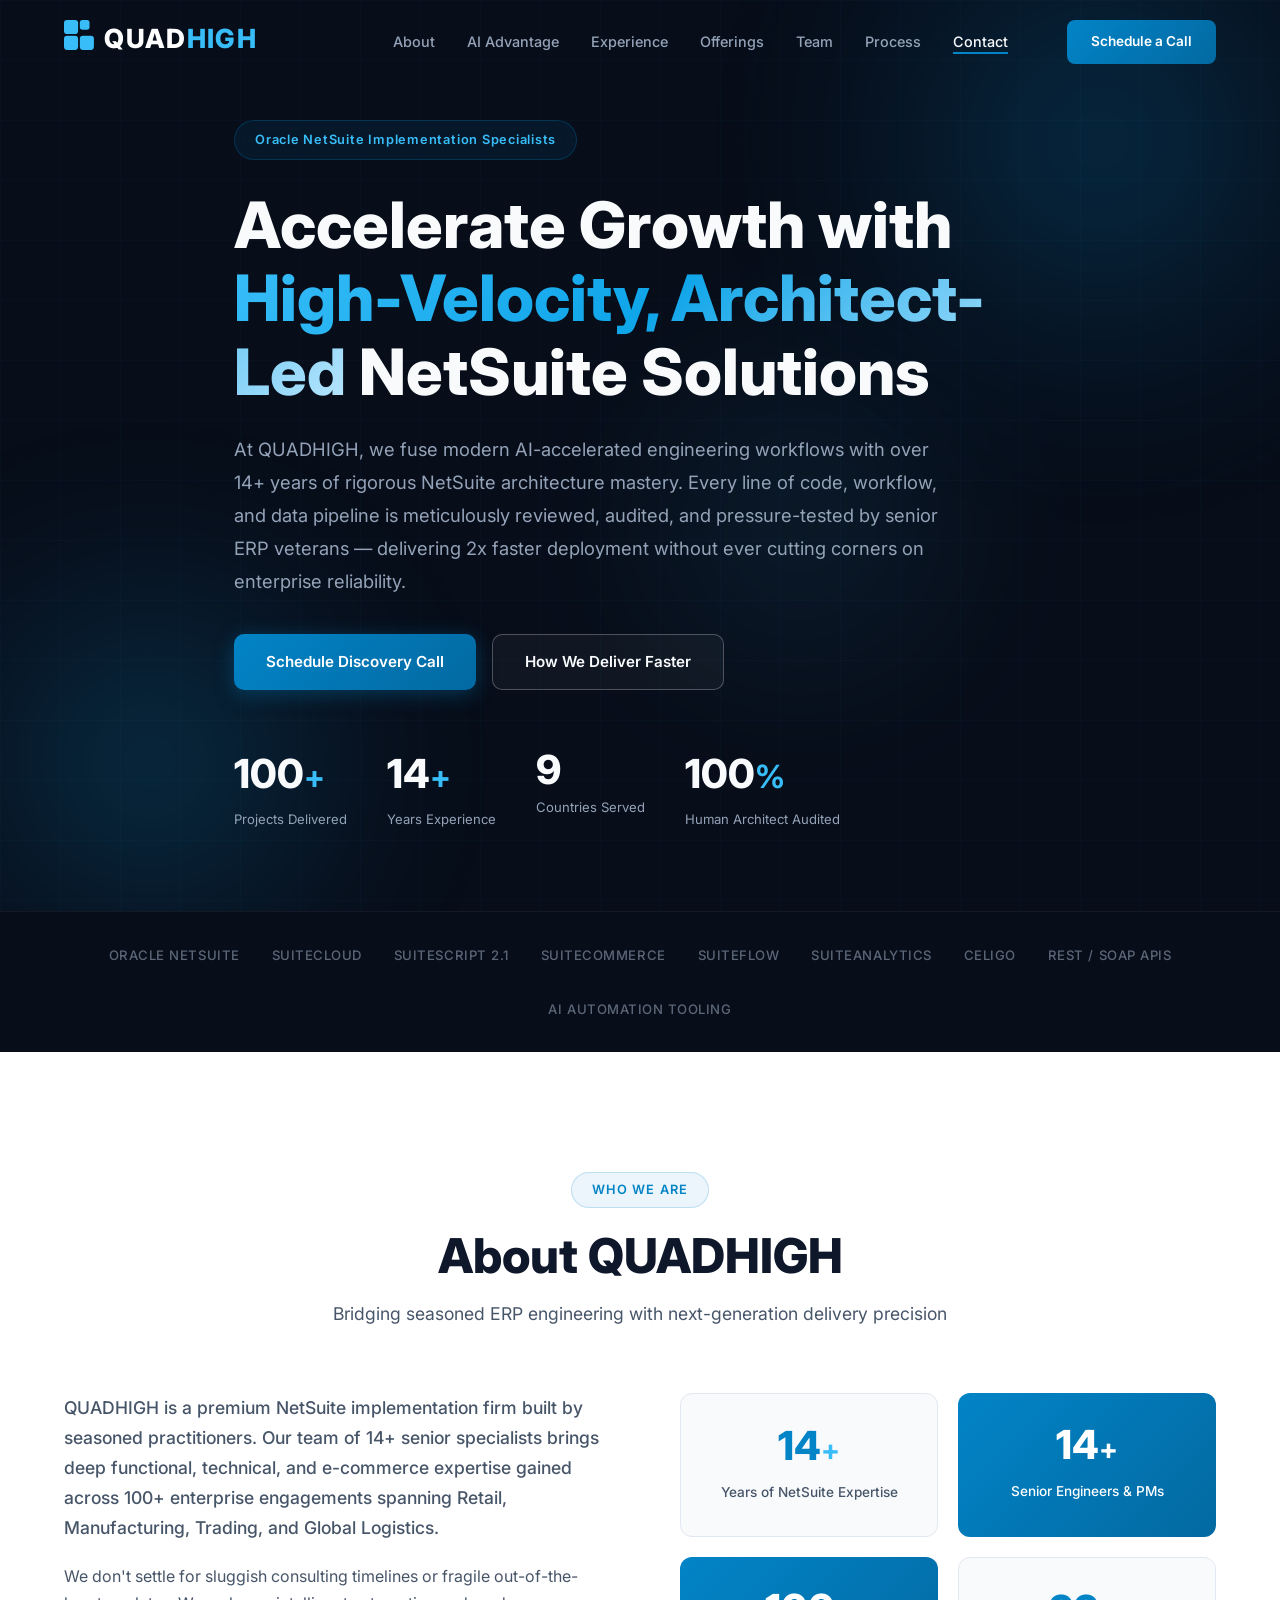
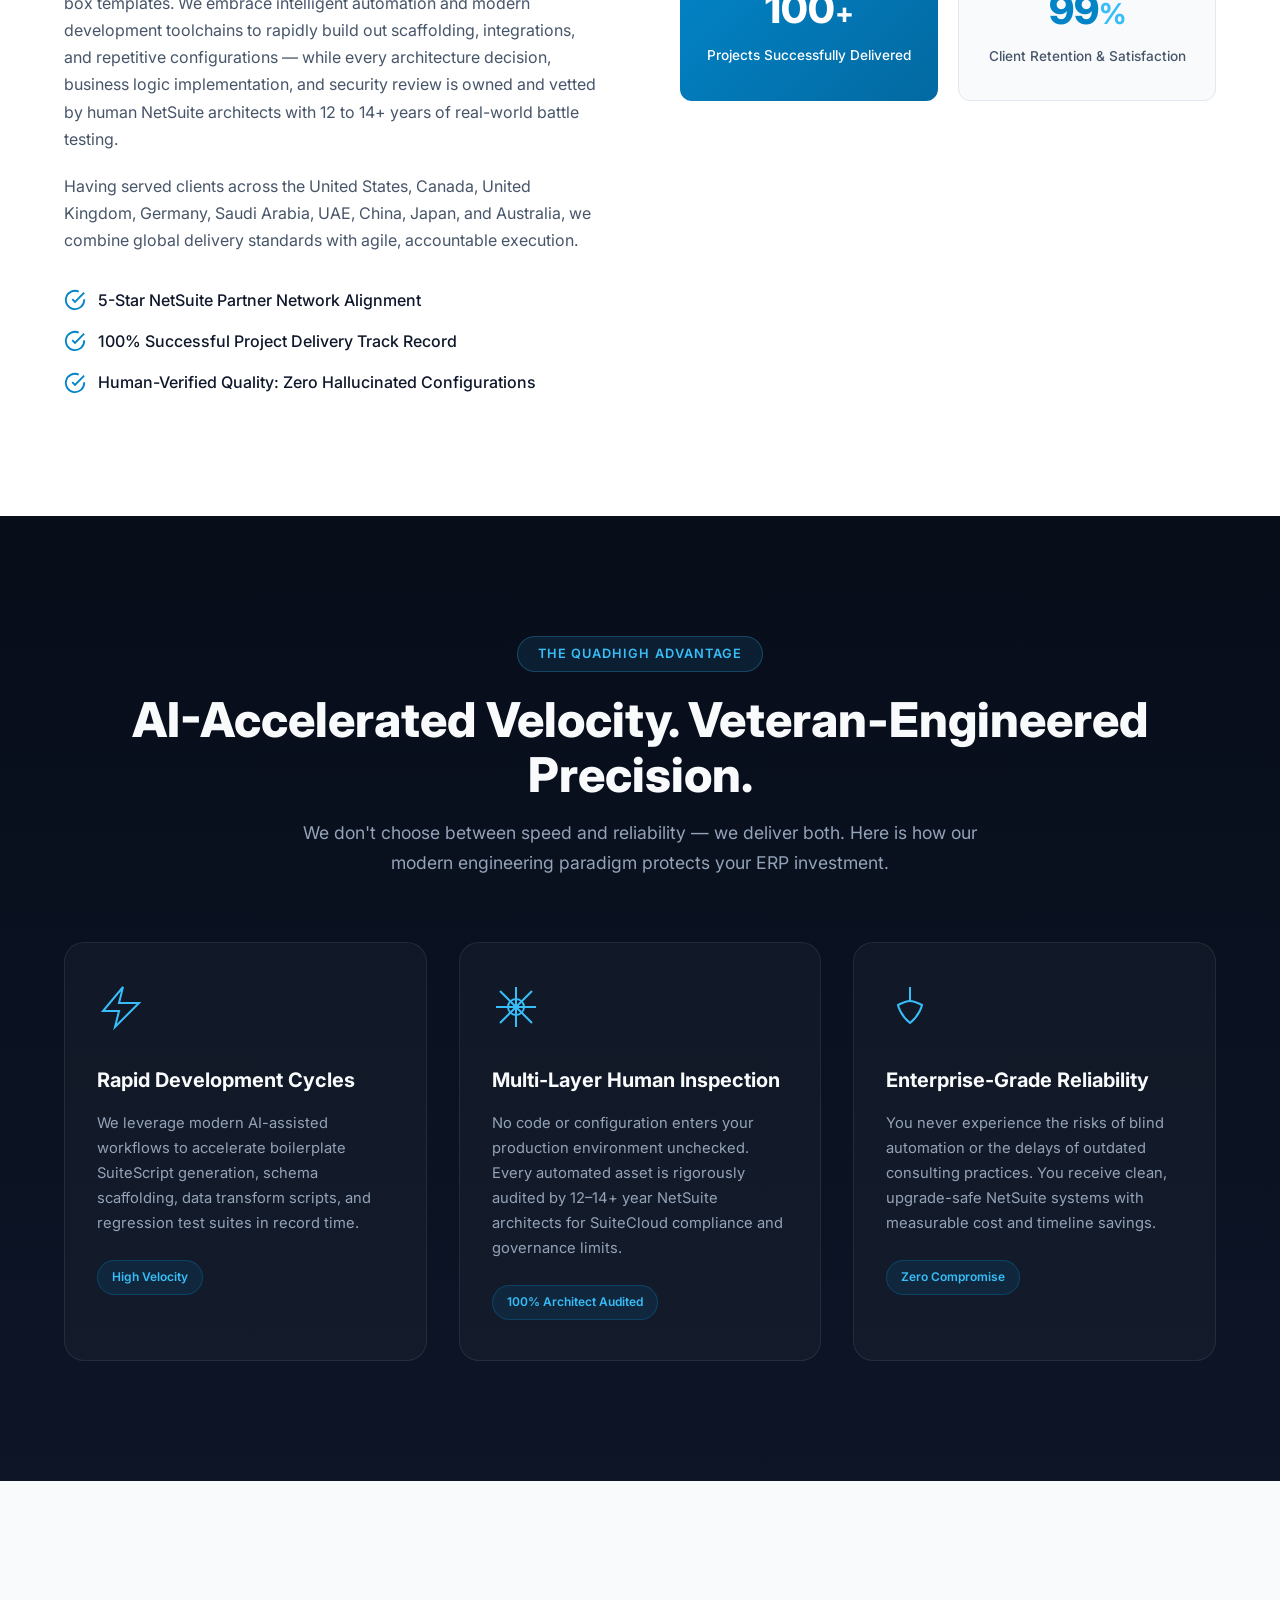
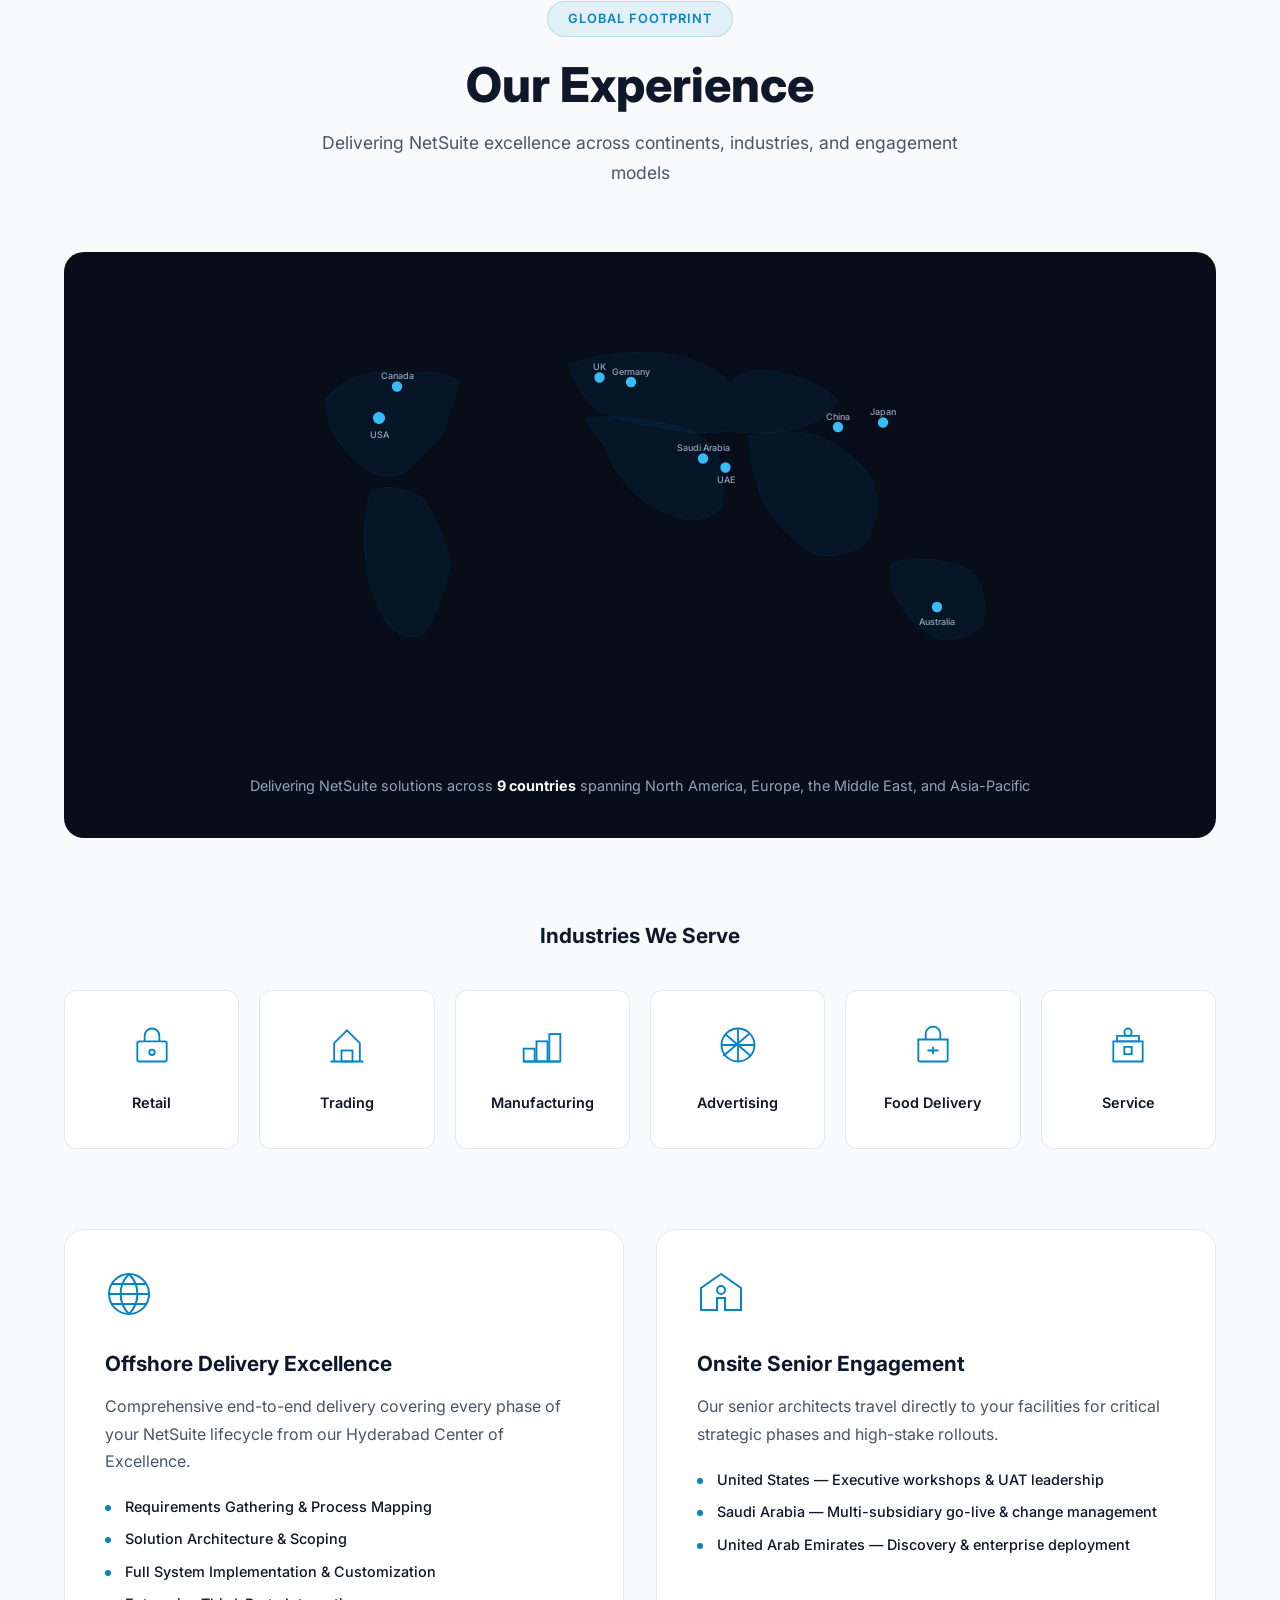
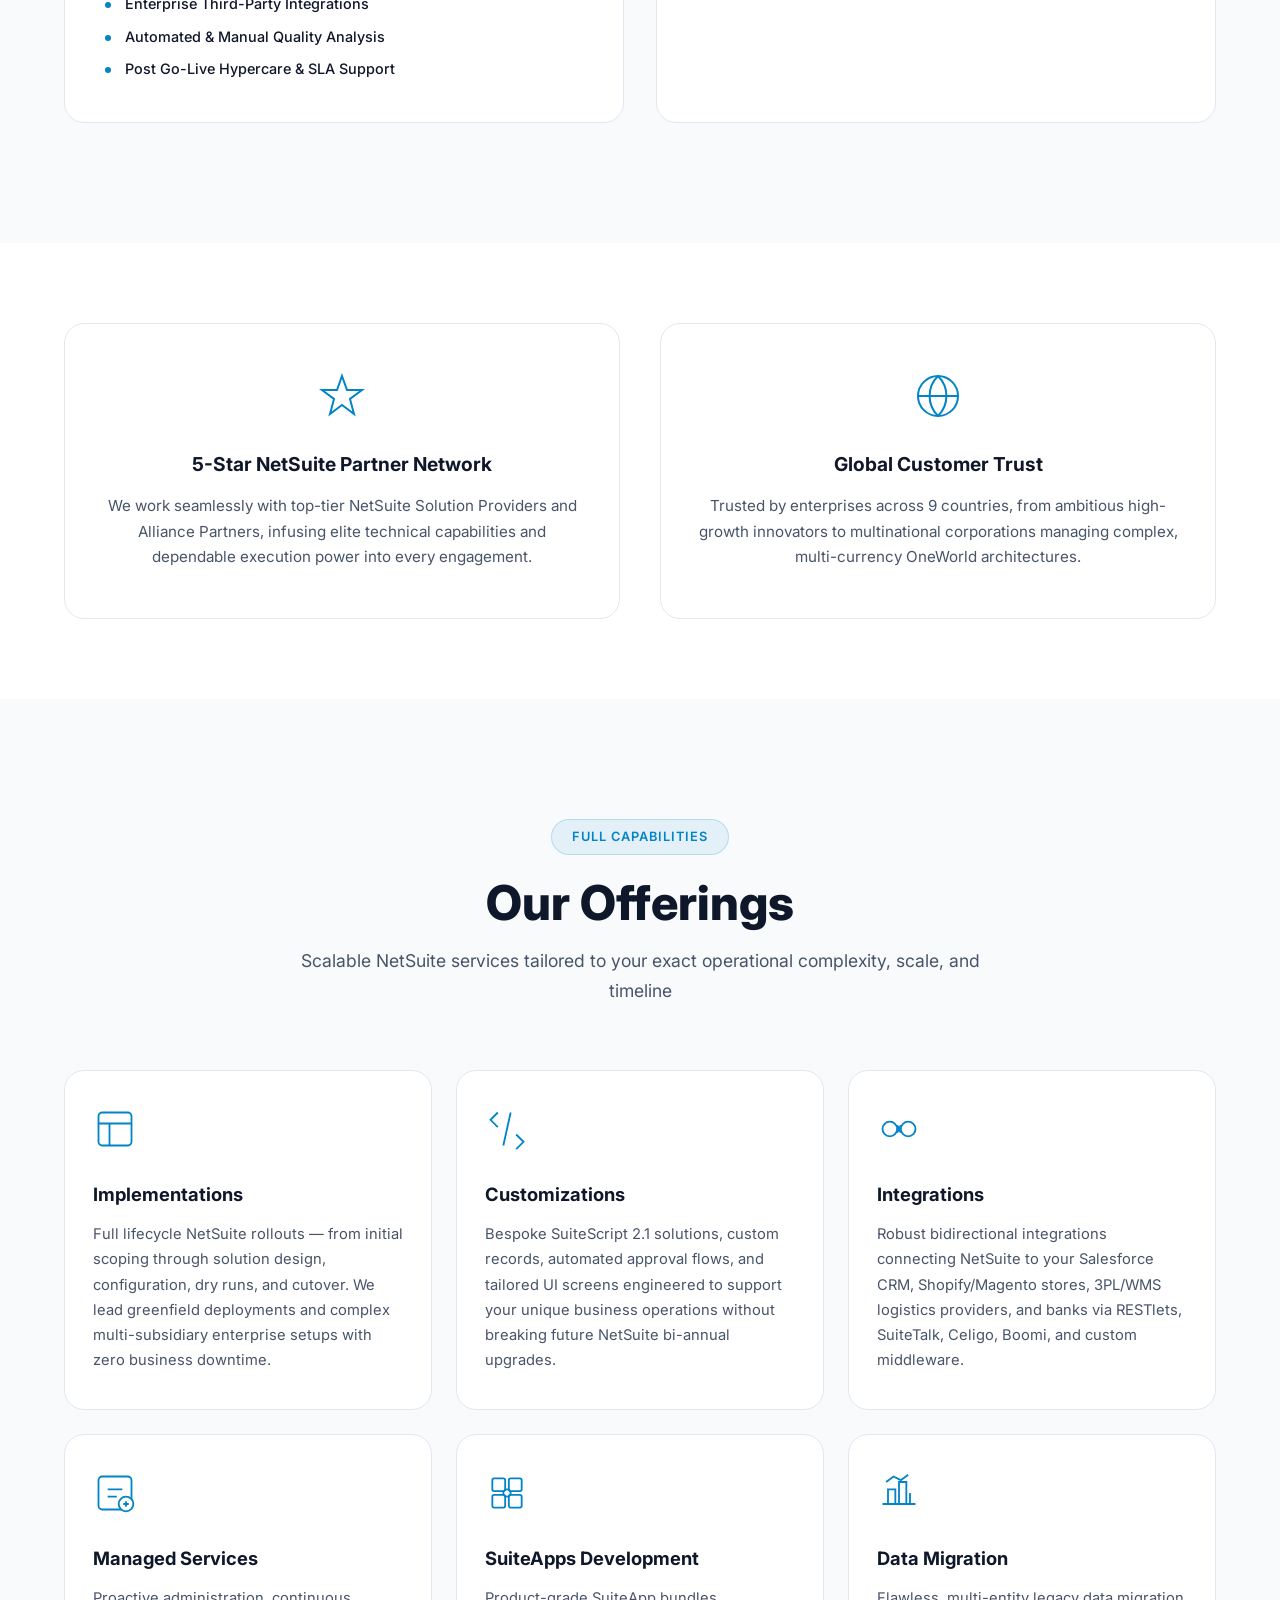
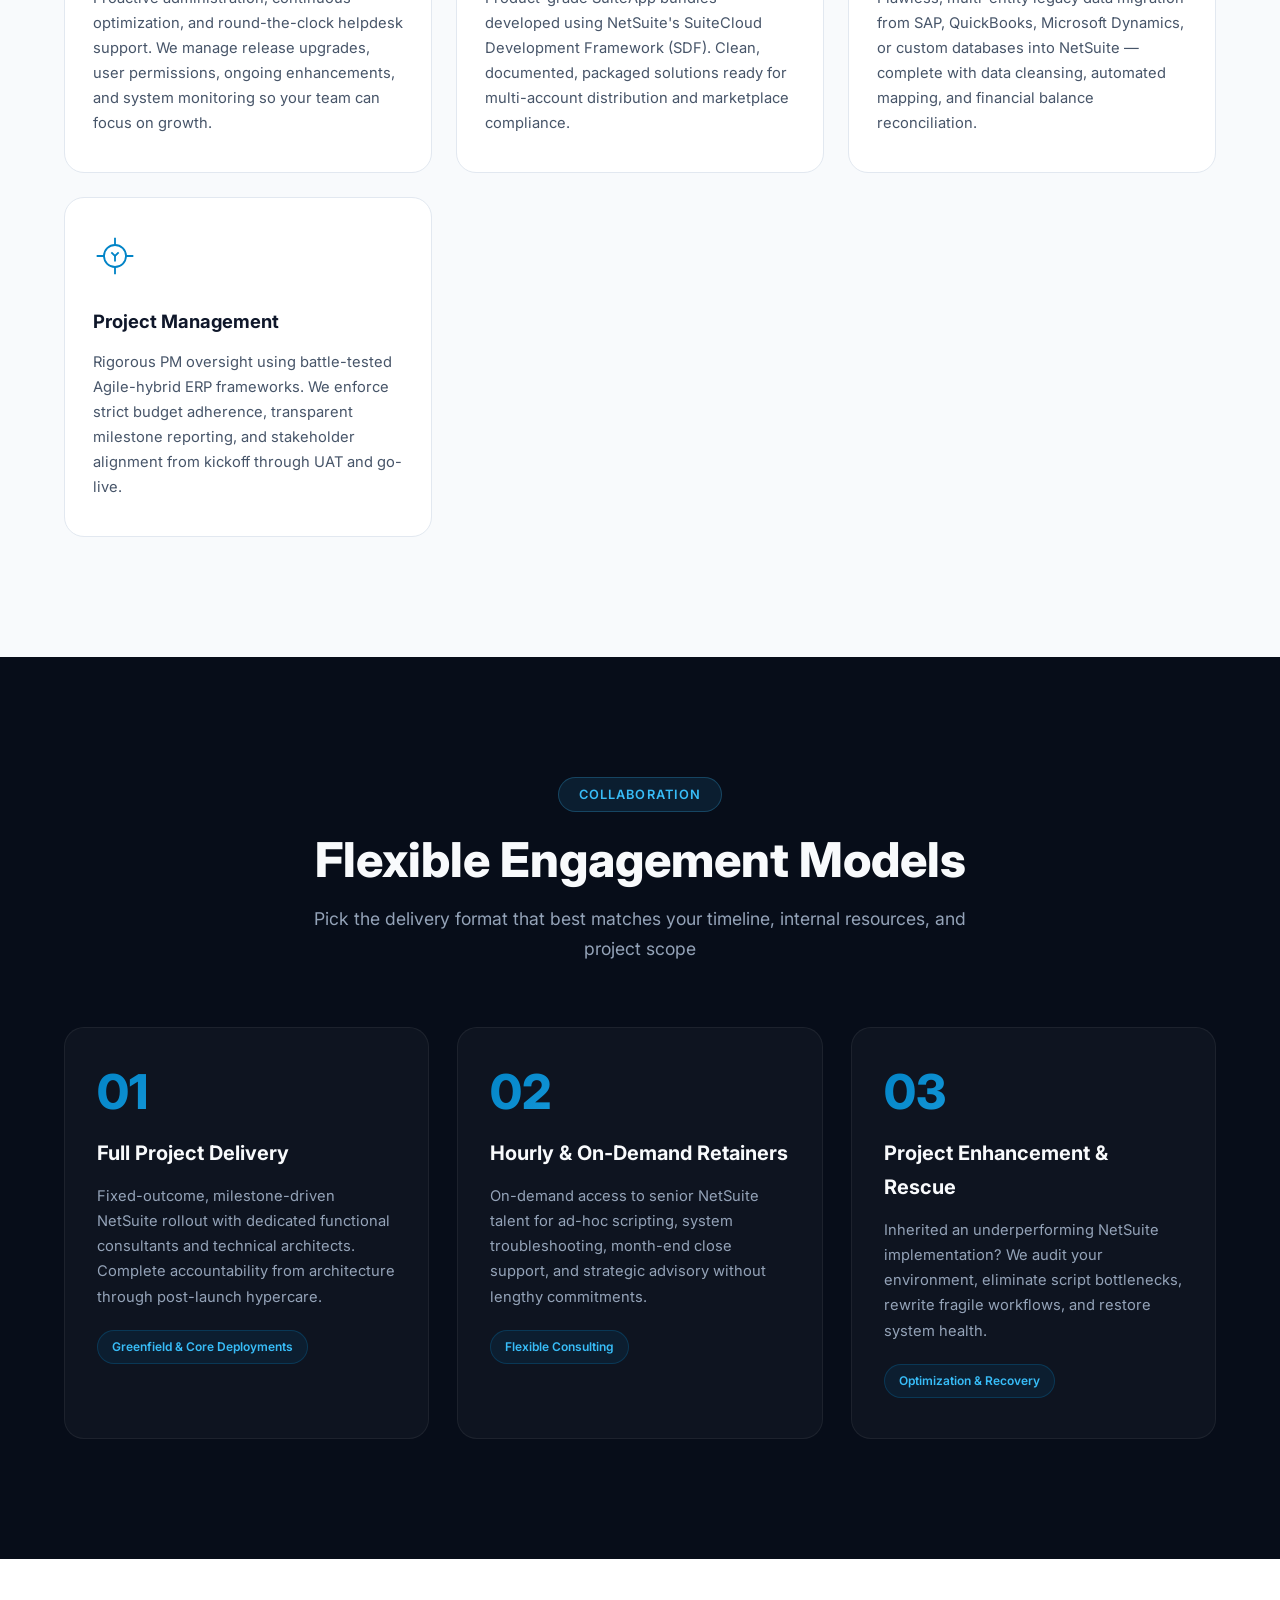
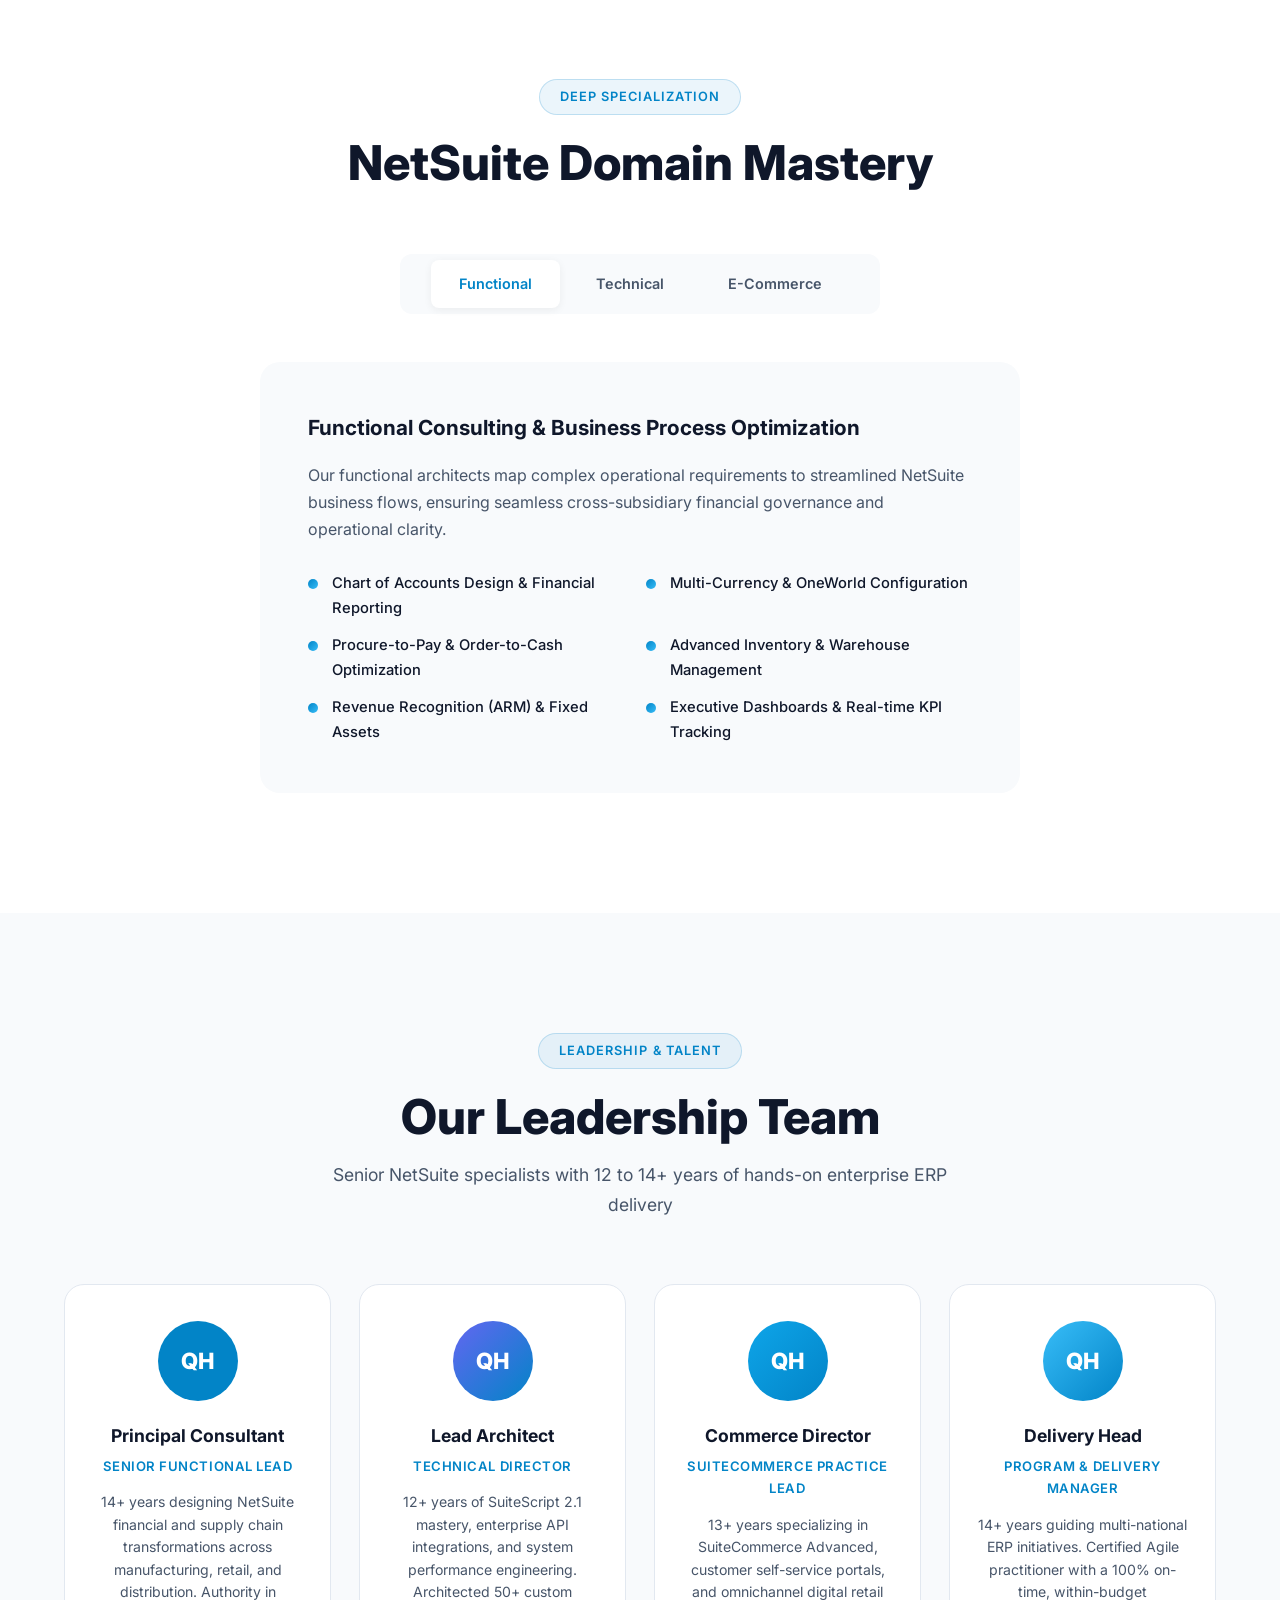
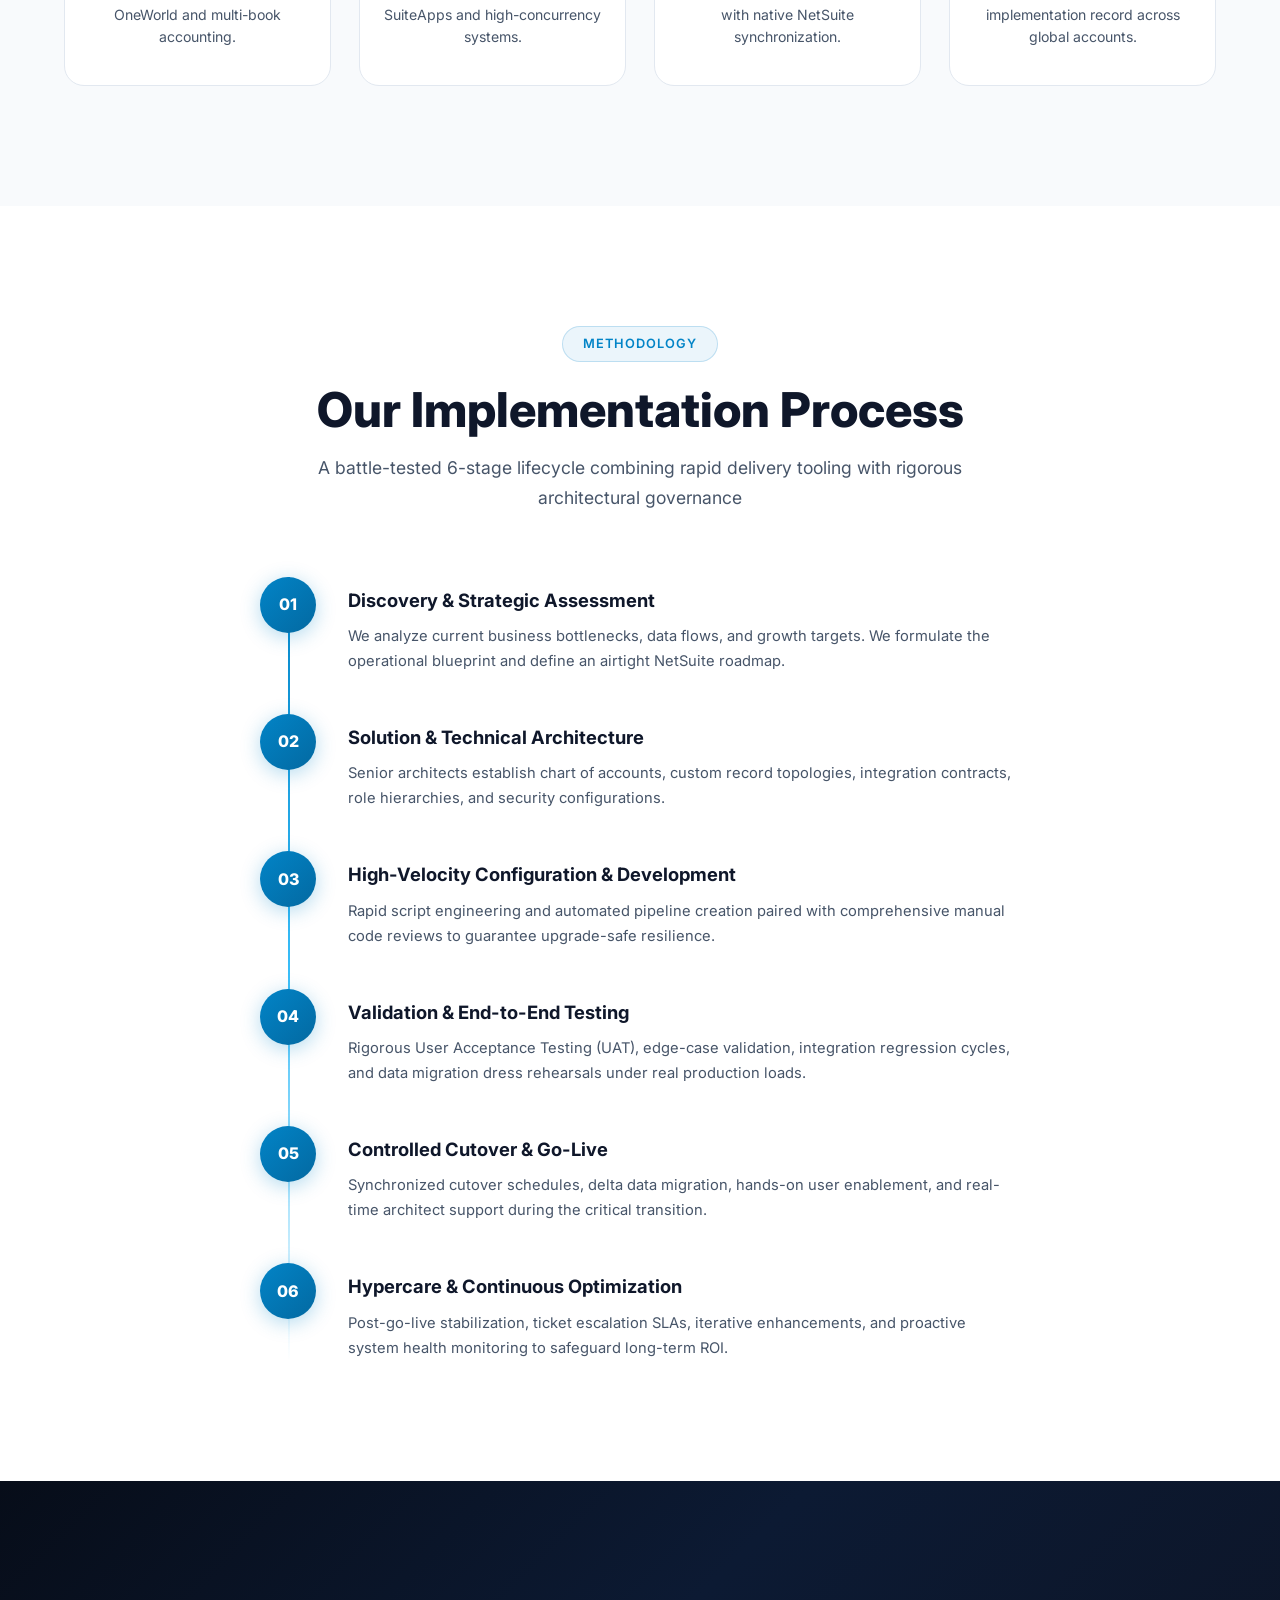
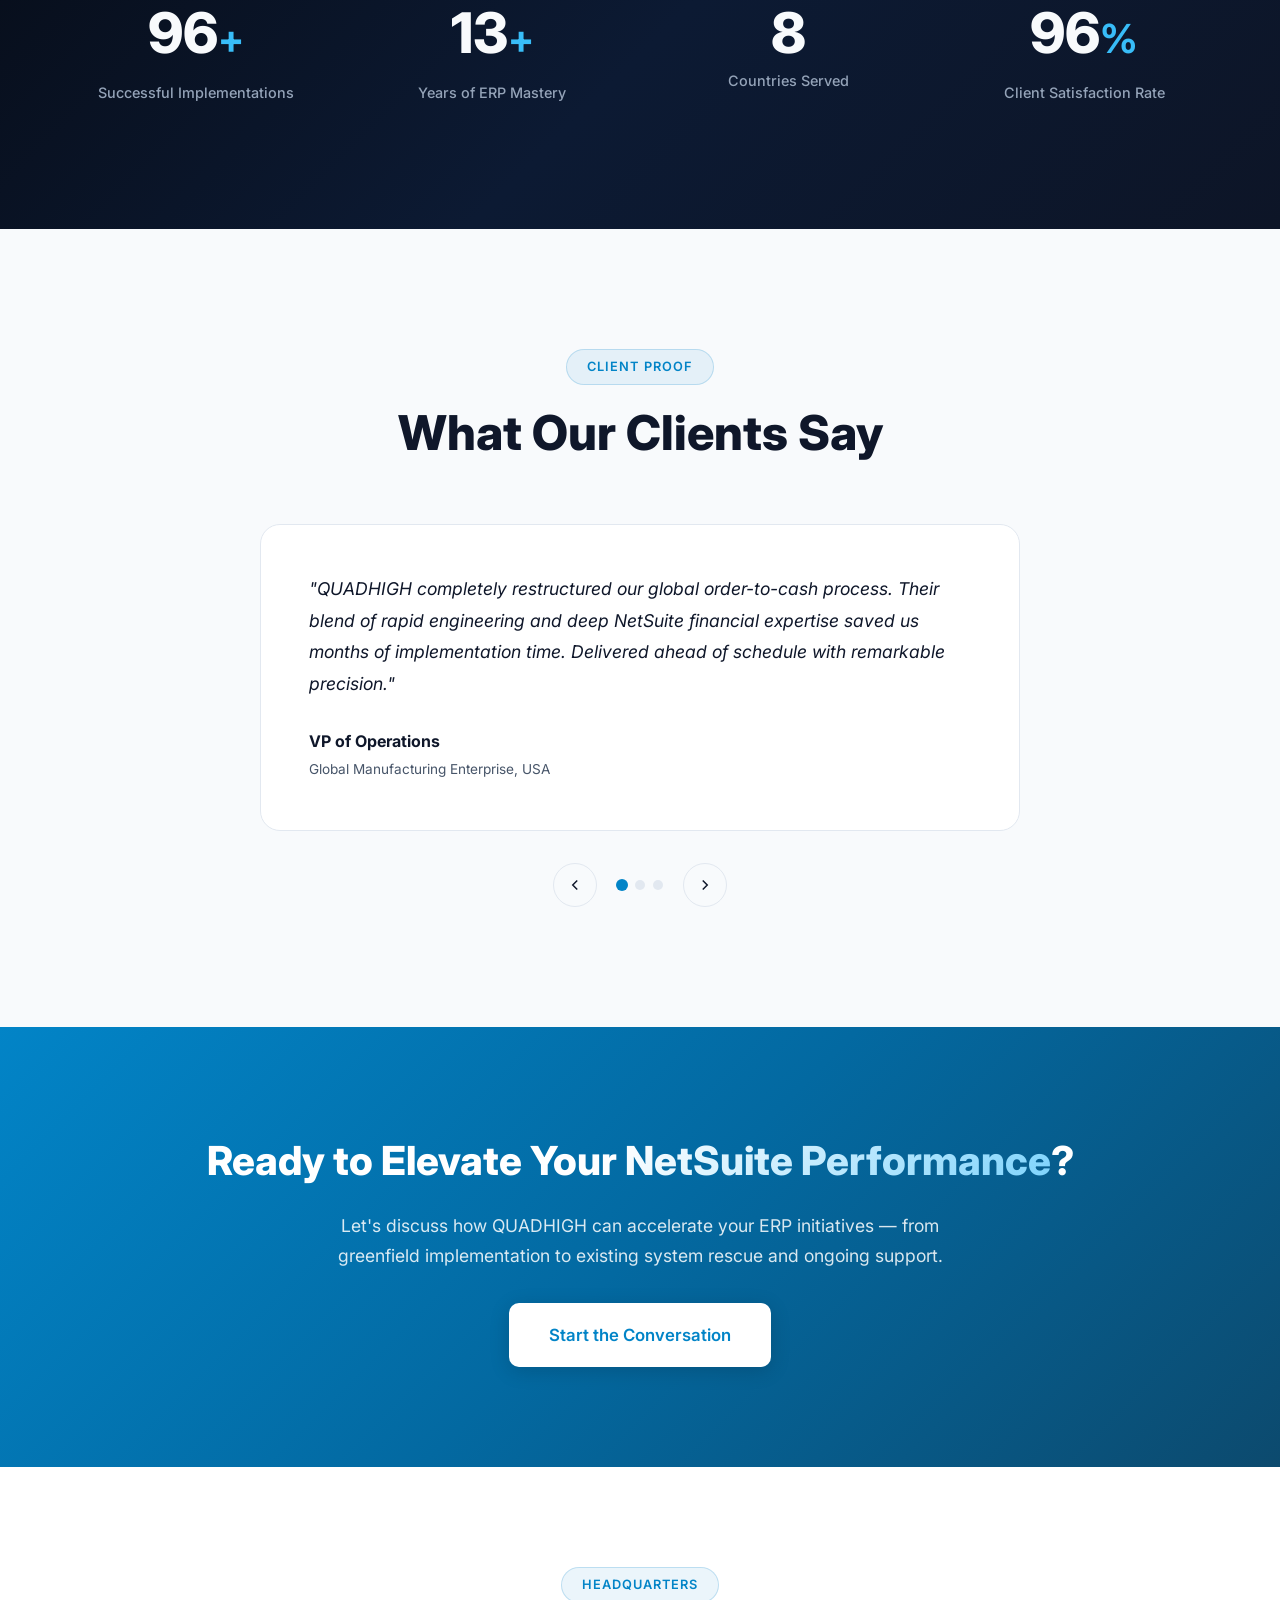
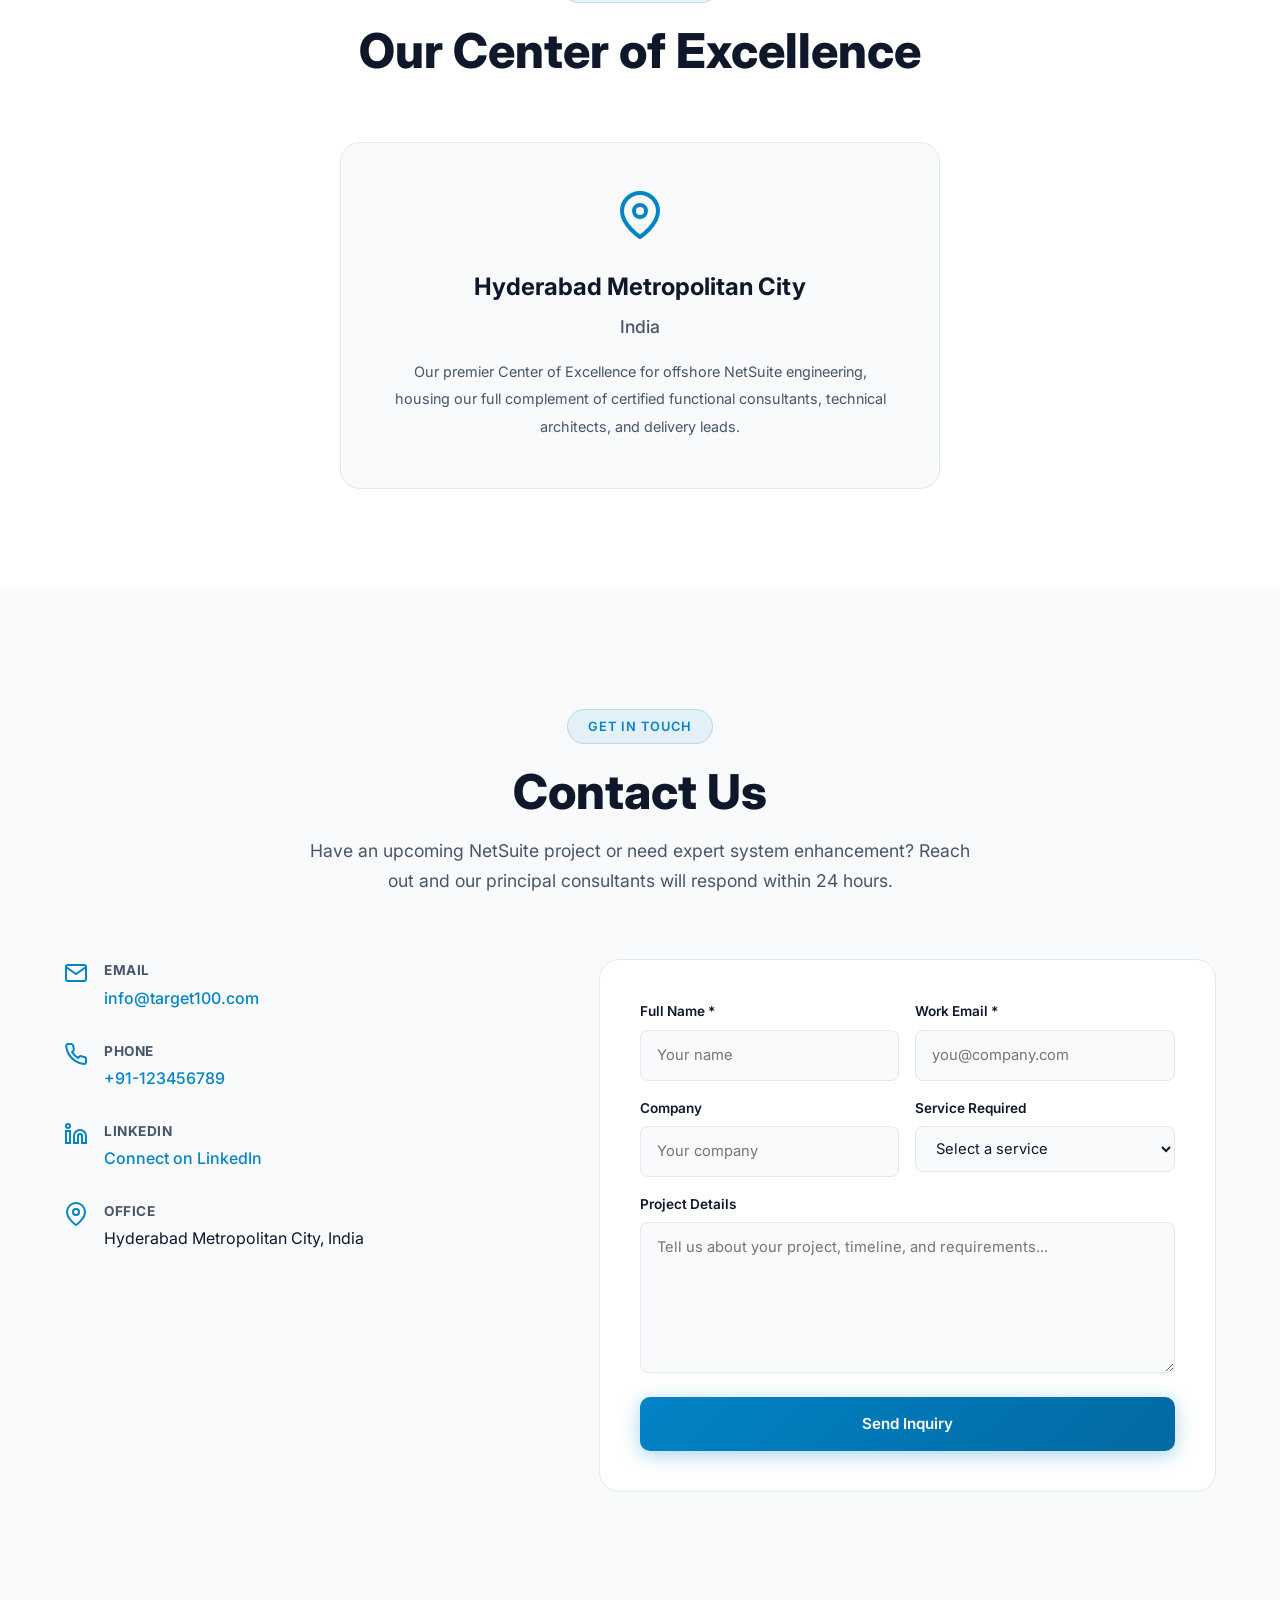
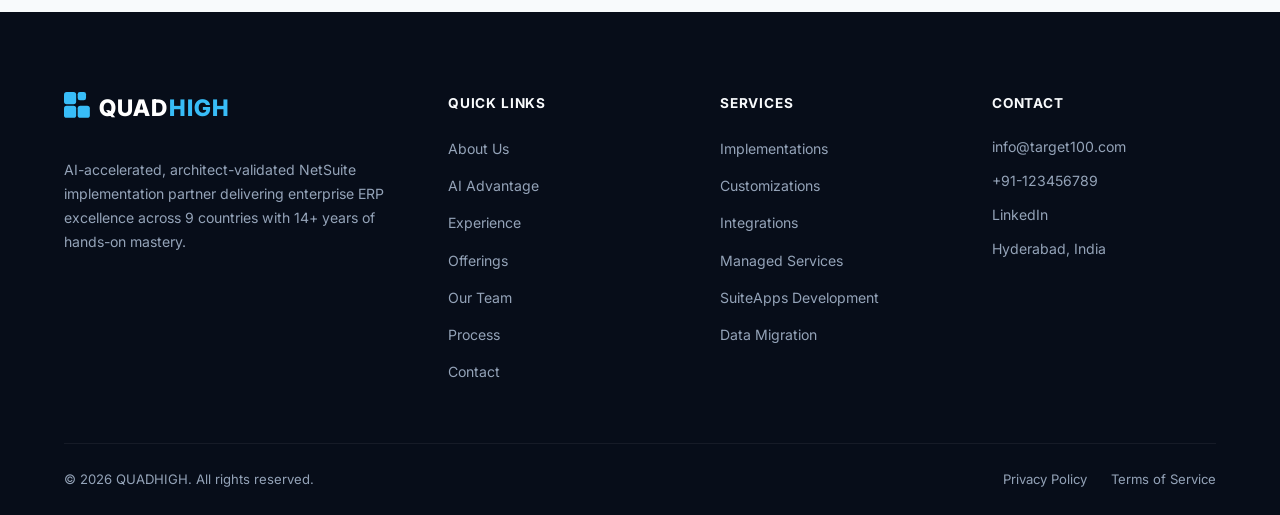
<file: backup/2026-11-22_18-33-58-svg-logo/index.html>
<!DOCTYPE html>
<html lang="en">
<head>
  <meta charset="UTF-8">
  <meta name="viewport" content="width=device-width, initial-scale=1.0">
  <title>QUADHIGH — Expert NetSuite Implementation Partners</title>
  <meta name="description" content="QUADHIGH delivers AI-accelerated, architect-validated NetSuite implementations, customizations, and managed services with 14+ years of expertise and 100+ successful projects worldwide.">
  <meta property="og:title" content="QUADHIGH — Expert NetSuite Implementation Partners">
  <meta property="og:description" content="Transform your enterprise with proven NetSuite ERP solutions. 100+ successful implementations across 9 countries.">
  <meta property="og:type" content="website">
  <link rel="preconnect" href="https://fonts.googleapis.com">
  <link rel="preconnect" href="https://fonts.gstatic.com" crossorigin>
  <link href="https://fonts.googleapis.com/css2?family=Inter:wght@300;400;500;600;700;800&display=swap" rel="stylesheet">
  <link rel="stylesheet" href="css/styles.css">
</head>
<body>

<!-- ═══════════════════ NAVBAR ═══════════════════ -->
<nav class="navbar" id="navbar">
  <div class="nav-container">
    <a href="#hero" class="nav-logo">
      <svg class="brand-logo-svg" viewBox="0 0 280 50" xmlns="http://www.w3.org/2000/svg" aria-label="QUADHIGH">
        <!-- Icon: 4 rounded squares -->
        <rect x="0" y="0" width="16" height="16" rx="3.5" fill="#38bdf8"/>
        <rect x="0" y="18" width="16" height="16" rx="3.5" fill="#38bdf8"/>
        <rect x="18" y="18" width="16" height="16" rx="3.5" fill="#38bdf8"/>
        <rect x="18" y="0" width="11" height="11" rx="3" fill="#38bdf8"/>
        <!-- Text -->
        <text x="46" y="32" font-family="Inter, sans-serif" font-weight="800" font-size="30" letter-spacing="1.5">
          <tspan fill="#ffffff">QUAD</tspan><tspan fill="#38bdf8">HIGH</tspan>
        </text>
      </svg>
    </a>
    <ul class="nav-menu">
      <li><a href="#about" class="nav-link">About</a></li>
      <li><a href="#ai-delivery" class="nav-link">AI Advantage</a></li>
      <li><a href="#experience" class="nav-link">Experience</a></li>
      <li><a href="#offerings" class="nav-link">Offerings</a></li>
      <li><a href="#team" class="nav-link">Team</a></li>
      <li><a href="#process" class="nav-link">Process</a></li>
      <li><a href="#contact" class="nav-link">Contact</a></li>
    </ul>
    <a href="#contact" class="nav-cta">Schedule a Call</a>
    <button class="hamburger" aria-label="Toggle menu">
      <span></span><span></span><span></span>
    </button>
  </div>
</nav>

<!-- ═══════════════════ HERO ═══════════════════ -->
<section id="hero" class="hero">
  <div class="hero-bg">
    <div class="hero-orb hero-orb--1"></div>
    <div class="hero-orb hero-orb--2"></div>
    <div class="hero-orb hero-orb--3"></div>
    <div class="hero-grid"></div>
  </div>
  <div class="container hero-content">
    <span class="hero-badge">Oracle NetSuite Implementation Specialists</span>
    <h1 class="hero-title">Accelerate Growth with<br><span class="gradient-text">High-Velocity, Architect-Led</span> NetSuite Solutions</h1>
    <p class="hero-description">At <span class="company-name">QUADHIGH</span>, we fuse modern AI-accelerated engineering workflows with over 14+ years of rigorous NetSuite architecture mastery. Every line of code, workflow, and data pipeline is meticulously reviewed, audited, and pressure-tested by senior ERP veterans — delivering 2x faster deployment without ever cutting corners on enterprise reliability.</p>
    <div class="hero-ctas">
      <a href="#contact" class="btn btn--primary">Schedule Discovery Call</a>
      <a href="#ai-delivery" class="btn btn--outline">How We Deliver Faster</a>
    </div>
    <div class="hero-stats">
      <div class="hero-stat">
        <span class="hero-stat__number counter" data-target="100">0</span><span class="hero-stat__plus">+</span>
        <span class="hero-stat__label">Projects Delivered</span>
      </div>
      <div class="hero-stat">
        <span class="hero-stat__number counter" data-target="14">0</span><span class="hero-stat__plus">+</span>
        <span class="hero-stat__label">Years Experience</span>
      </div>
      <div class="hero-stat">
        <span class="hero-stat__number counter" data-target="9">0</span>
        <span class="hero-stat__label">Countries Served</span>
      </div>
      <div class="hero-stat">
        <span class="hero-stat__number counter" data-target="100">0</span><span class="hero-stat__plus">%</span>
        <span class="hero-stat__label">Human Architect Audited</span>
      </div>
    </div>
  </div>
</section>

<!-- ═══════════════════ TRUSTED TECH ═══════════════════ -->
<section class="trusted">
  <div class="container">
    <div class="trusted-logos">
      <span>Oracle NetSuite</span><span>SuiteCloud</span><span>SuiteScript 2.1</span>
      <span>SuiteCommerce</span><span>SuiteFlow</span><span>SuiteAnalytics</span>
      <span>Celigo</span><span>REST / SOAP APIs</span><span>AI Automation Tooling</span>
    </div>
  </div>
</section>

<!-- ═══════════════════ ABOUT ═══════════════════ -->
<section id="about" class="about">
  <div class="container">
    <div class="section-header">
      <span class="section-badge">Who We Are</span>
      <h2 class="section-title">About <span class="company-name">QUADHIGH</span></h2>
      <p class="section-subtitle">Bridging seasoned ERP engineering with next-generation delivery precision</p>
    </div>
    <div class="about-grid">
      <div class="about-content">
        <p class="about-lead"><span class="company-name">QUADHIGH</span> is a premium NetSuite implementation firm built by seasoned practitioners. Our team of 14+ senior specialists brings deep functional, technical, and e-commerce expertise gained across 100+ enterprise engagements spanning Retail, Manufacturing, Trading, and Global Logistics.</p>
        <p>We don't settle for sluggish consulting timelines or fragile out-of-the-box templates. We embrace intelligent automation and modern development toolchains to rapidly build out scaffolding, integrations, and repetitive configurations — while every architecture decision, business logic implementation, and security review is owned and vetted by human NetSuite architects with 12 to 14+ years of real-world battle testing.</p>
        <p>Having served clients across the United States, Canada, United Kingdom, Germany, Saudi Arabia, UAE, China, Japan, and Australia, we combine global delivery standards with agile, accountable execution.</p>
        <div class="about-highlights">
          <div class="about-highlight">
            <svg viewBox="0 0 24 24" fill="none" stroke="currentColor" stroke-width="2"><path d="M22 11.08V12a10 10 0 1 1-5.93-9.14"/><polyline points="22 4 12 14.01 9 11.01"/></svg>
            <span>5-Star NetSuite Partner Network Alignment</span>
          </div>
          <div class="about-highlight">
            <svg viewBox="0 0 24 24" fill="none" stroke="currentColor" stroke-width="2"><path d="M22 11.08V12a10 10 0 1 1-5.93-9.14"/><polyline points="22 4 12 14.01 9 11.01"/></svg>
            <span>100% Successful Project Delivery Track Record</span>
          </div>
          <div class="about-highlight">
            <svg viewBox="0 0 24 24" fill="none" stroke="currentColor" stroke-width="2"><path d="M22 11.08V12a10 10 0 1 1-5.93-9.14"/><polyline points="22 4 12 14.01 9 11.01"/></svg>
            <span>Human-Verified Quality: Zero Hallucinated Configurations</span>
          </div>
        </div>
      </div>
      <div class="about-visual">
        <div class="about-stat-card">
          <span class="about-stat-card__number counter" data-target="14">0</span><span class="about-stat-card__plus">+</span>
          <span class="about-stat-card__label">Years of NetSuite Expertise</span>
        </div>
        <div class="about-stat-card about-stat-card--accent">
          <span class="about-stat-card__number counter" data-target="14">0</span><span class="about-stat-card__plus">+</span>
          <span class="about-stat-card__label">Senior Engineers &amp; PMs</span>
        </div>
        <div class="about-stat-card about-stat-card--accent">
          <span class="about-stat-card__number counter" data-target="100">0</span><span class="about-stat-card__plus">+</span>
          <span class="about-stat-card__label">Projects Successfully Delivered</span>
        </div>
        <div class="about-stat-card">
          <span class="about-stat-card__number counter" data-target="99">0</span><span class="about-stat-card__plus">%</span>
          <span class="about-stat-card__label">Client Retention &amp; Satisfaction</span>
        </div>
      </div>
    </div>
  </div>
</section>

<!-- ═══════════════════ AI DELIVERY ADVANTAGE ═══════════════════ -->
<section id="ai-delivery" class="ai-delivery">
  <div class="container">
    <div class="section-header section-header--light">
      <span class="section-badge section-badge--light">The QUADHIGH Advantage</span>
      <h2 class="section-title">AI-Accelerated Velocity. Veteran-Engineered Precision.</h2>
      <p class="section-subtitle">We don't choose between speed and reliability — we deliver both. Here is how our modern engineering paradigm protects your ERP investment.</p>
    </div>
    <div class="ai-pillars-grid">
      <div class="ai-pillar-card reveal">
        <div class="ai-pillar-card__icon">
          <svg viewBox="0 0 48 48" fill="none" stroke="currentColor" stroke-width="2"><path d="M26 4L6 28h16l-4 16 24-24H22l4-16z"/></svg>
        </div>
        <h3>Rapid Development Cycles</h3>
        <p>We leverage modern AI-assisted workflows to accelerate boilerplate SuiteScript generation, schema scaffolding, data transform scripts, and regression test suites in record time.</p>
        <span class="ai-pillar-card__badge">High Velocity</span>
      </div>
      <div class="ai-pillar-card reveal">
        <div class="ai-pillar-card__icon">
          <svg viewBox="0 0 48 48" fill="none" stroke="currentColor" stroke-width="2"><path d="M24 4v40M4 24h40M8 8l32 32M8 40L40 8"/><circle cx="24" cy="24" r="8"/></svg>
        </div>
        <h3>Multi-Layer Human Inspection</h3>
        <p>No code or configuration enters your production environment unchecked. Every automated asset is rigorously audited by 12–14+ year NetSuite architects for SuiteCloud compliance and governance limits.</p>
        <span class="ai-pillar-card__badge">100% Architect Audited</span>
      </div>
      <div class="ai-pillar-card reveal">
        <div class="ai-pillar-card__icon">
          <svg viewBox="0 0 48 48" fill="none" stroke="currentColor" stroke-width="2"><path d="M12 22s8-4 12-4 12 4 12 4-2 10-12 18C14 32 12 22 12 22z"/><path d="M24 4v14"/></svg>
        </div>
        <h3>Enterprise-Grade Reliability</h3>
        <p>You never experience the risks of blind automation or the delays of outdated consulting practices. You receive clean, upgrade-safe NetSuite systems with measurable cost and timeline savings.</p>
        <span class="ai-pillar-card__badge">Zero Compromise</span>
      </div>
    </div>
  </div>
</section>

<!-- ═══════════════════ EXPERIENCE ═══════════════════ -->
<section id="experience" class="experience">
  <div class="container">
    <div class="section-header">
      <span class="section-badge">Global Footprint</span>
      <h2 class="section-title">Our Experience</h2>
      <p class="section-subtitle">Delivering NetSuite excellence across continents, industries, and engagement models</p>
    </div>

    <!-- World Map -->
    <div class="experience-map">
      <div class="map-container">
        <svg class="world-map" viewBox="0 0 1000 500" xmlns="http://www.w3.org/2000/svg">
          <path class="continent" d="M150,120 Q180,80 250,90 Q280,85 300,100 Q290,130 280,160 Q260,180 240,200 Q220,210 200,200 Q170,180 155,150 Z" />
          <path class="continent" d="M200,220 Q230,210 260,230 Q280,260 290,300 Q280,350 260,380 Q240,390 220,370 Q200,340 195,300 Q190,260 200,220 Z" />
          <path class="continent" d="M420,80 Q480,60 540,70 Q580,80 600,100 Q620,80 660,90 Q700,100 720,120 Q710,140 680,150 Q640,160 600,155 Q560,160 520,150 Q480,145 450,130 Q430,110 420,80 Z" />
          <path class="continent" d="M440,140 Q480,135 520,145 Q560,150 580,170 Q600,200 590,240 Q570,260 540,250 Q510,240 490,220 Q470,200 460,170 Q445,155 440,140 Z" />
          <path class="continent" d="M620,160 Q660,150 700,160 Q740,180 760,210 Q770,250 750,280 Q720,300 690,290 Q660,270 640,240 Q625,210 620,160 Z" />
          <path class="continent" d="M780,300 Q830,290 870,310 Q890,340 880,370 Q860,390 830,385 Q800,370 785,340 Q775,320 780,300 Z" />
          <g class="map-dot" data-country="United States"><circle cx="210" cy="140" r="6"/><circle cx="210" cy="140" r="6" class="map-dot__pulse"/><text x="210" y="162" class="map-label">USA</text></g>
          <g class="map-dot" data-country="Canada"><circle cx="230" cy="105" r="5"/><circle cx="230" cy="105" r="5" class="map-dot__pulse"/><text x="230" y="97" class="map-label">Canada</text></g>
          <g class="map-dot" data-country="United Kingdom"><circle cx="455" cy="95" r="5"/><circle cx="455" cy="95" r="5" class="map-dot__pulse"/><text x="455" y="87" class="map-label">UK</text></g>
          <g class="map-dot" data-country="Germany"><circle cx="490" cy="100" r="5"/><circle cx="490" cy="100" r="5" class="map-dot__pulse"/><text x="490" y="92" class="map-label">Germany</text></g>
          <g class="map-dot" data-country="Saudi Arabia"><circle cx="570" cy="185" r="5"/><circle cx="570" cy="185" r="5" class="map-dot__pulse"/><text x="570" y="177" class="map-label">Saudi Arabia</text></g>
          <g class="map-dot" data-country="UAE"><circle cx="595" cy="195" r="5"/><circle cx="595" cy="195" r="5" class="map-dot__pulse"/><text x="595" y="212" class="map-label">UAE</text></g>
          <g class="map-dot" data-country="China"><circle cx="720" cy="150" r="5"/><circle cx="720" cy="150" r="5" class="map-dot__pulse"/><text x="720" y="142" class="map-label">China</text></g>
          <g class="map-dot" data-country="Japan"><circle cx="770" cy="145" r="5"/><circle cx="770" cy="145" r="5" class="map-dot__pulse"/><text x="770" y="137" class="map-label">Japan</text></g>
          <g class="map-dot" data-country="Australia"><circle cx="830" cy="350" r="5"/><circle cx="830" cy="350" r="5" class="map-dot__pulse"/><text x="830" y="370" class="map-label">Australia</text></g>
        </svg>
        <p class="map-caption">Delivering NetSuite solutions across <strong>9 countries</strong> spanning North America, Europe, the Middle East, and Asia-Pacific</p>
      </div>
    </div>

    <!-- Industries -->
    <div class="experience-industries">
      <h3 class="experience-subtitle">Industries We Serve</h3>
      <div class="industries-grid">
        <div class="industry-card reveal">
          <div class="industry-card__icon">
            <svg viewBox="0 0 48 48" fill="none" stroke="currentColor" stroke-width="2"><rect x="8" y="20" width="32" height="22" rx="2"/><path d="M16 20V14a8 8 0 0 1 16 0v6"/><circle cx="24" cy="32" r="3"/></svg>
          </div>
          <span>Retail</span>
        </div>
        <div class="industry-card reveal">
          <div class="industry-card__icon">
            <svg viewBox="0 0 48 48" fill="none" stroke="currentColor" stroke-width="2"><path d="M6 42h36M10 42V22l14-14 14 14v20"/><rect x="18" y="30" width="12" height="12"/></svg>
          </div>
          <span>Trading</span>
        </div>
        <div class="industry-card reveal">
          <div class="industry-card__icon">
            <svg viewBox="0 0 48 48" fill="none" stroke="currentColor" stroke-width="2"><rect x="4" y="28" width="12" height="14"/><rect x="18" y="20" width="12" height="22"/><rect x="32" y="12" width="12" height="30"/><path d="M4 42h40"/></svg>
          </div>
          <span>Manufacturing</span>
        </div>
        <div class="industry-card reveal">
          <div class="industry-card__icon">
            <svg viewBox="0 0 48 48" fill="none" stroke="currentColor" stroke-width="2"><circle cx="24" cy="24" r="18"/><path d="M24 6v36M6 24h36M10 12l28 24M36 12L8 36"/></svg>
          </div>
          <span>Advertising</span>
        </div>
        <div class="industry-card reveal">
          <div class="industry-card__icon">
            <svg viewBox="0 0 48 48" fill="none" stroke="currentColor" stroke-width="2"><path d="M8 18h32v22a2 2 0 0 1-2 2H10a2 2 0 0 1-2-2V18z"/><path d="M16 18V12a8 8 0 0 1 16 0v6"/><path d="M18 30h12M24 26v8"/></svg>
          </div>
          <span>Food Delivery</span>
        </div>
        <div class="industry-card reveal">
          <div class="industry-card__icon">
            <svg viewBox="0 0 48 48" fill="none" stroke="currentColor" stroke-width="2"><path d="M12 14h24v6H12z"/><path d="M8 20h32v22H8z"/><path d="M20 26h8v8h-8z"/><circle cx="24" cy="10" r="4"/></svg>
          </div>
          <span>Service</span>
        </div>
      </div>
    </div>

    <!-- Support Models -->
    <div class="experience-support">
      <div class="support-card reveal">
        <div class="support-card__icon">
          <svg viewBox="0 0 48 48" fill="none" stroke="currentColor" stroke-width="2"><circle cx="24" cy="24" r="20"/><path d="M24 4a28 28 0 0 1 0 40M24 4a28 28 0 0 0 0 40M4 24h40M6 14h36M6 34h36"/></svg>
        </div>
        <h3>Offshore Delivery Excellence</h3>
        <p>Comprehensive end-to-end delivery covering every phase of your NetSuite lifecycle from our Hyderabad Center of Excellence.</p>
        <ul class="support-card__list">
          <li>Requirements Gathering &amp; Process Mapping</li>
          <li>Solution Architecture &amp; Scoping</li>
          <li>Full System Implementation &amp; Customization</li>
          <li>Enterprise Third-Party Integrations</li>
          <li>Automated &amp; Manual Quality Analysis</li>
          <li>Post Go-Live Hypercare &amp; SLA Support</li>
        </ul>
      </div>
      <div class="support-card reveal">
        <div class="support-card__icon">
          <svg viewBox="0 0 48 48" fill="none" stroke="currentColor" stroke-width="2"><path d="M24 4L4 18v22h16V28h8v12h16V18L24 4z"/><circle cx="24" cy="20" r="4"/></svg>
        </div>
        <h3>Onsite Senior Engagement</h3>
        <p>Our senior architects travel directly to your facilities for critical strategic phases and high-stake rollouts.</p>
        <ul class="support-card__list">
          <li>United States — Executive workshops &amp; UAT leadership</li>
          <li>Saudi Arabia — Multi-subsidiary go-live &amp; change management</li>
          <li>United Arab Emirates — Discovery &amp; enterprise deployment</li>
        </ul>
      </div>
    </div>
  </div>
</section>

<!-- ═══════════════════ CLIENTS & PARTNERS ═══════════════════ -->
<section class="partners">
  <div class="container">
    <div class="partners-content">
      <div class="partners-item reveal">
        <svg viewBox="0 0 48 48" fill="none" stroke="currentColor" stroke-width="2"><polygon points="24,4 29,18 44,18 32,27 36,42 24,33 12,42 16,27 4,18 19,18"/></svg>
        <h3>5-Star NetSuite Partner Network</h3>
        <p>We work seamlessly with top-tier NetSuite Solution Providers and Alliance Partners, infusing elite technical capabilities and dependable execution power into every engagement.</p>
      </div>
      <div class="partners-item reveal">
        <svg viewBox="0 0 48 48" fill="none" stroke="currentColor" stroke-width="2"><circle cx="24" cy="24" r="20"/><path d="M24 4a28 28 0 0 1 0 40M24 4a28 28 0 0 0 0 40M4 24h40"/></svg>
        <h3>Global Customer Trust</h3>
        <p>Trusted by enterprises across 9 countries, from ambitious high-growth innovators to multinational corporations managing complex, multi-currency OneWorld architectures.</p>
      </div>
    </div>
  </div>
</section>

<!-- ═══════════════════ OFFERINGS ═══════════════════ -->
<section id="offerings" class="offerings">
  <div class="container">
    <div class="section-header">
      <span class="section-badge">Full Capabilities</span>
      <h2 class="section-title">Our Offerings</h2>
      <p class="section-subtitle">Scalable NetSuite services tailored to your exact operational complexity, scale, and timeline</p>
    </div>
    <div class="offerings-grid">
      <!-- 1 -->
      <div class="offering-card reveal">
        <div class="offering-card__icon">
          <svg viewBox="0 0 48 48" fill="none" stroke="currentColor" stroke-width="2"><rect x="6" y="6" width="36" height="36" rx="4"/><path d="M6 18h36"/><path d="M18 18v24"/></svg>
        </div>
        <h3 class="offering-card__title">Implementations</h3>
        <p class="offering-card__desc">Full lifecycle NetSuite rollouts — from initial scoping through solution design, configuration, dry runs, and cutover. We lead greenfield deployments and complex multi-subsidiary enterprise setups with zero business downtime.</p>
      </div>
      <!-- 2 -->
      <div class="offering-card reveal">
        <div class="offering-card__icon">
          <svg viewBox="0 0 48 48" fill="none" stroke="currentColor" stroke-width="2"><path d="M14 6l-8 8 8 8"/><path d="M34 30l8 8-8 8"/><path d="M28 6L20 42"/></svg>
        </div>
        <h3 class="offering-card__title">Customizations</h3>
        <p class="offering-card__desc">Bespoke SuiteScript 2.1 solutions, custom records, automated approval flows, and tailored UI screens engineered to support your unique business operations without breaking future NetSuite bi-annual upgrades.</p>
      </div>
      <!-- 3 -->
      <div class="offering-card reveal">
        <div class="offering-card__icon">
          <svg viewBox="0 0 48 48" fill="none" stroke="currentColor" stroke-width="2"><circle cx="14" cy="24" r="8"/><circle cx="34" cy="24" r="8"/><path d="M22 20c2 2.5 2 5.5 0 8"/><path d="M26 20c-2 2.5-2 5.5 0 8"/></svg>
        </div>
        <h3 class="offering-card__title">Integrations</h3>
        <p class="offering-card__desc">Robust bidirectional integrations connecting NetSuite to your Salesforce CRM, Shopify/Magento stores, 3PL/WMS logistics providers, and banks via RESTlets, SuiteTalk, Celigo, Boomi, and custom middleware.</p>
      </div>
      <!-- 4 -->
      <div class="offering-card reveal">
        <div class="offering-card__icon">
          <svg viewBox="0 0 48 48" fill="none" stroke="currentColor" stroke-width="2"><rect x="6" y="6" width="36" height="36" rx="4"/><path d="M16 20h16M16 28h10"/><circle cx="36" cy="36" r="8" fill="var(--color-bg-white)" stroke="currentColor"/><path d="M33 36h6M36 33v6"/></svg>
        </div>
        <h3 class="offering-card__title">Managed Services</h3>
        <p class="offering-card__desc">Proactive administration, continuous optimization, and round-the-clock helpdesk support. We manage release upgrades, user permissions, ongoing enhancements, and system monitoring so your team can focus on growth.</p>
      </div>
      <!-- 5 -->
      <div class="offering-card reveal">
        <div class="offering-card__icon">
          <svg viewBox="0 0 48 48" fill="none" stroke="currentColor" stroke-width="2"><rect x="8" y="8" width="14" height="14" rx="2"/><rect x="26" y="8" width="14" height="14" rx="2"/><rect x="8" y="26" width="14" height="14" rx="2"/><rect x="26" y="26" width="14" height="14" rx="2"/><circle cx="24" cy="24" r="4"/></svg>
        </div>
        <h3 class="offering-card__title">SuiteApps Development</h3>
        <p class="offering-card__desc">Product-grade SuiteApp bundles developed using NetSuite's SuiteCloud Development Framework (SDF). Clean, documented, packaged solutions ready for multi-account distribution and marketplace compliance.</p>
      </div>
      <!-- 6 -->
      <div class="offering-card reveal">
        <div class="offering-card__icon">
          <svg viewBox="0 0 48 48" fill="none" stroke="currentColor" stroke-width="2"><path d="M6 36h36"/><path d="M12 36V20h8v16"/><path d="M24 36V12h8v24"/><path d="M36 36V24"/><path d="M10 12l8-6 8 4 8-6"/></svg>
        </div>
        <h3 class="offering-card__title">Data Migration</h3>
        <p class="offering-card__desc">Flawless, multi-entity legacy data migration from SAP, QuickBooks, Microsoft Dynamics, or custom databases into NetSuite — complete with data cleansing, automated mapping, and financial balance reconciliation.</p>
      </div>
      <!-- 7 -->
      <div class="offering-card reveal">
        <div class="offering-card__icon">
          <svg viewBox="0 0 48 48" fill="none" stroke="currentColor" stroke-width="2"><path d="M24 4v8M24 36v8M4 24h8M36 24h8"/><circle cx="24" cy="24" r="12"/><path d="M20 20l4 4 4-4"/><path d="M24 24v6"/></svg>
        </div>
        <h3 class="offering-card__title">Project Management</h3>
        <p class="offering-card__desc">Rigorous PM oversight using battle-tested Agile-hybrid ERP frameworks. We enforce strict budget adherence, transparent milestone reporting, and stakeholder alignment from kickoff through UAT and go-live.</p>
      </div>
    </div>
  </div>
</section>

<!-- ═══════════════════ ENGAGEMENT MODELS ═══════════════════ -->
<section id="engagement" class="engagement">
  <div class="container">
    <div class="section-header section-header--light">
      <span class="section-badge section-badge--light">Collaboration</span>
      <h2 class="section-title">Flexible Engagement Models</h2>
      <p class="section-subtitle">Pick the delivery format that best matches your timeline, internal resources, and project scope</p>
    </div>
    <div class="engagement-grid">
      <div class="engagement-card reveal">
        <div class="engagement-card__number">01</div>
        <h3>Full Project Delivery</h3>
        <p>Fixed-outcome, milestone-driven NetSuite rollout with dedicated functional consultants and technical architects. Complete accountability from architecture through post-launch hypercare.</p>
        <span class="engagement-card__tag">Greenfield &amp; Core Deployments</span>
      </div>
      <div class="engagement-card reveal">
        <div class="engagement-card__number">02</div>
        <h3>Hourly &amp; On-Demand Retainers</h3>
        <p>On-demand access to senior NetSuite talent for ad-hoc scripting, system troubleshooting, month-end close support, and strategic advisory without lengthy commitments.</p>
        <span class="engagement-card__tag">Flexible Consulting</span>
      </div>
      <div class="engagement-card reveal">
        <div class="engagement-card__number">03</div>
        <h3>Project Enhancement &amp; Rescue</h3>
        <p>Inherited an underperforming NetSuite implementation? We audit your environment, eliminate script bottlenecks, rewrite fragile workflows, and restore system health.</p>
        <span class="engagement-card__tag">Optimization &amp; Recovery</span>
      </div>
    </div>
  </div>
</section>

<!-- ═══════════════════ EXPERTISE ═══════════════════ -->
<section id="expertise" class="expertise">
  <div class="container">
    <div class="section-header">
      <span class="section-badge">Deep Specialization</span>
      <h2 class="section-title">NetSuite Domain Mastery</h2>
    </div>
    <div class="expertise-tabs">
      <button class="expertise-tab expertise-tab--active" data-tab="functional">Functional</button>
      <button class="expertise-tab" data-tab="technical">Technical</button>
      <button class="expertise-tab" data-tab="ecommerce">E-Commerce</button>
    </div>
    <div class="expertise-panels">
      <div class="expertise-panel expertise-panel--active" data-panel="functional">
        <div class="expertise-panel__content">
          <h3>Functional Consulting &amp; Business Process Optimization</h3>
          <p>Our functional architects map complex operational requirements to streamlined NetSuite business flows, ensuring seamless cross-subsidiary financial governance and operational clarity.</p>
          <ul class="expertise-panel__list">
            <li>Chart of Accounts Design &amp; Financial Reporting</li>
            <li>Multi-Currency &amp; OneWorld Configuration</li>
            <li>Procure-to-Pay &amp; Order-to-Cash Optimization</li>
            <li>Advanced Inventory &amp; Warehouse Management</li>
            <li>Revenue Recognition (ARM) &amp; Fixed Assets</li>
            <li>Executive Dashboards &amp; Real-time KPI Tracking</li>
          </ul>
        </div>
      </div>
      <div class="expertise-panel" data-panel="technical">
        <div class="expertise-panel__content">
          <h3>Technical Architecture &amp; Custom Development</h3>
          <p>Our technical team builds scalable, upgrade-safe extensions using NetSuite SuiteCloud's full toolkit, adhering strictly to enterprise coding standards and governance budgets.</p>
          <ul class="expertise-panel__list">
            <li>SuiteScript 2.0 / 2.1 — User Event, Client, Map/Reduce, Scheduled</li>
            <li>RESTlets, Suitelets &amp; Custom API Endpoints</li>
            <li>SuiteFlow Automated Business Workflows</li>
            <li>Advanced Saved Searches &amp; SuiteAnalytics Workbooks</li>
            <li>High-Volume Data Pipelines &amp; Third-Party Connectors</li>
            <li>Script Governance &amp; Concurrency Performance Tuning</li>
          </ul>
        </div>
      </div>
      <div class="expertise-panel" data-panel="ecommerce">
        <div class="expertise-panel__content">
          <h3>SuiteCommerce &amp; Omnichannel Commerce</h3>
          <p>We architect and deliver responsive SuiteCommerce storefronts and self-service B2B customer portals directly connected to your NetSuite inventory and order management backbone.</p>
          <ul class="expertise-panel__list">
            <li>SuiteCommerce Advanced (SCA) &amp; SuiteCommerce Standard</li>
            <li>Bespoke Theme &amp; Extension Development</li>
            <li>B2B Customer Portals &amp; Dynamic Tiered Pricing</li>
            <li>Secure Payment Gateway Integrations</li>
            <li>Frictionless Checkout Flow &amp; UX Optimization</li>
            <li>Storefront Speed &amp; Technical SEO Optimization</li>
          </ul>
        </div>
      </div>
    </div>
  </div>
</section>

<!-- ═══════════════════ TEAM ═══════════════════ -->
<section id="team" class="team">
  <div class="container">
    <div class="section-header">
      <span class="section-badge">Leadership &amp; Talent</span>
      <h2 class="section-title">Our Leadership Team</h2>
      <p class="section-subtitle">Senior NetSuite specialists with 12 to 14+ years of hands-on enterprise ERP delivery</p>
    </div>
    <div class="team-grid">
      <div class="team-card reveal">
        <div class="team-card__photo" style="--accent: #0284c7;">
          <span class="team-card__initials">QH</span>
        </div>
        <h3 class="team-card__name">Principal Consultant</h3>
        <span class="team-card__role">Senior Functional Lead</span>
        <p class="team-card__bio">14+ years designing NetSuite financial and supply chain transformations across manufacturing, retail, and distribution. Authority in OneWorld and multi-book accounting.</p>
      </div>
      <div class="team-card reveal">
        <div class="team-card__photo" style="--accent: #6366f1;">
          <span class="team-card__initials">QH</span>
        </div>
        <h3 class="team-card__name">Lead Architect</h3>
        <span class="team-card__role">Technical Director</span>
        <p class="team-card__bio">12+ years of SuiteScript 2.1 mastery, enterprise API integrations, and system performance engineering. Architected 50+ custom SuiteApps and high-concurrency systems.</p>
      </div>
      <div class="team-card reveal">
        <div class="team-card__photo" style="--accent: #0ea5e9;">
          <span class="team-card__initials">QH</span>
        </div>
        <h3 class="team-card__name">Commerce Director</h3>
        <span class="team-card__role">SuiteCommerce Practice Lead</span>
        <p class="team-card__bio">13+ years specializing in SuiteCommerce Advanced, customer self-service portals, and omnichannel digital retail with native NetSuite synchronization.</p>
      </div>
      <div class="team-card reveal">
        <div class="team-card__photo" style="--accent: #38bdf8;">
          <span class="team-card__initials">QH</span>
        </div>
        <h3 class="team-card__name">Delivery Head</h3>
        <span class="team-card__role">Program &amp; Delivery Manager</span>
        <p class="team-card__bio">14+ years guiding multi-national ERP initiatives. Certified Agile practitioner with a 100% on-time, within-budget implementation record across global accounts.</p>
      </div>
    </div>
  </div>
</section>

<!-- ═══════════════════ PROCESS ═══════════════════ -->
<section id="process" class="process">
  <div class="container">
    <div class="section-header">
      <span class="section-badge">Methodology</span>
      <h2 class="section-title">Our Implementation Process</h2>
      <p class="section-subtitle">A battle-tested 6-stage lifecycle combining rapid delivery tooling with rigorous architectural governance</p>
    </div>
    <div class="process-timeline">
      <div class="process-step reveal">
        <div class="process-step__number">01</div>
        <div class="process-step__content">
          <h3>Discovery &amp; Strategic Assessment</h3>
          <p>We analyze current business bottlenecks, data flows, and growth targets. We formulate the operational blueprint and define an airtight NetSuite roadmap.</p>
        </div>
      </div>
      <div class="process-step reveal">
        <div class="process-step__number">02</div>
        <div class="process-step__content">
          <h3>Solution &amp; Technical Architecture</h3>
          <p>Senior architects establish chart of accounts, custom record topologies, integration contracts, role hierarchies, and security configurations.</p>
        </div>
      </div>
      <div class="process-step reveal">
        <div class="process-step__number">03</div>
        <div class="process-step__content">
          <h3>High-Velocity Configuration &amp; Development</h3>
          <p>Rapid script engineering and automated pipeline creation paired with comprehensive manual code reviews to guarantee upgrade-safe resilience.</p>
        </div>
      </div>
      <div class="process-step reveal">
        <div class="process-step__number">04</div>
        <div class="process-step__content">
          <h3>Validation &amp; End-to-End Testing</h3>
          <p>Rigorous User Acceptance Testing (UAT), edge-case validation, integration regression cycles, and data migration dress rehearsals under real production loads.</p>
        </div>
      </div>
      <div class="process-step reveal">
        <div class="process-step__number">05</div>
        <div class="process-step__content">
          <h3>Controlled Cutover &amp; Go-Live</h3>
          <p>Synchronized cutover schedules, delta data migration, hands-on user enablement, and real-time architect support during the critical transition.</p>
        </div>
      </div>
      <div class="process-step reveal">
        <div class="process-step__number">06</div>
        <div class="process-step__content">
          <h3>Hypercare &amp; Continuous Optimization</h3>
          <p>Post-go-live stabilization, ticket escalation SLAs, iterative enhancements, and proactive system health monitoring to safeguard long-term ROI.</p>
        </div>
      </div>
    </div>
  </div>
</section>

<!-- ═══════════════════ SUCCESS STATS ═══════════════════ -->
<section class="success">
  <div class="container">
    <div class="success-grid">
      <div class="success-item reveal">
        <span class="success-item__number counter" data-target="100">0</span><span class="success-item__plus">+</span>
        <span class="success-item__label">Successful Implementations</span>
      </div>
      <div class="success-item reveal">
        <span class="success-item__number counter" data-target="14">0</span><span class="success-item__plus">+</span>
        <span class="success-item__label">Years of ERP Mastery</span>
      </div>
      <div class="success-item reveal">
        <span class="success-item__number counter" data-target="9">0</span>
        <span class="success-item__label">Countries Served</span>
      </div>
      <div class="success-item reveal">
        <span class="success-item__number counter" data-target="99">0</span><span class="success-item__plus">%</span>
        <span class="success-item__label">Client Satisfaction Rate</span>
      </div>
    </div>
  </div>
</section>

<!-- ═══════════════════ TESTIMONIALS ═══════════════════ -->
<section id="testimonials" class="testimonials">
  <div class="container">
    <div class="section-header">
      <span class="section-badge">Client Proof</span>
      <h2 class="section-title">What Our Clients Say</h2>
    </div>
    <div class="testimonial-slider">
      <div class="testimonial-track">
        <div class="testimonial-card testimonial-card--active">
          <div class="testimonial-card__quote">"<span class="company-name">QUADHIGH</span> completely restructured our global order-to-cash process. Their blend of rapid engineering and deep NetSuite financial expertise saved us months of implementation time. Delivered ahead of schedule with remarkable precision."</div>
          <div class="testimonial-card__author">
            <strong>VP of Operations</strong>
            <span>Global Manufacturing Enterprise, USA</span>
          </div>
        </div>
        <div class="testimonial-card">
          <div class="testimonial-card__quote">"We inherited a struggling NetSuite instance from a previous partner that was plagued by script failures. The <span class="company-name">QUADHIGH</span> team audited the environment, re-architected customizations for upgrade safety, and completed a multi-country OneWorld rollout flawlessly."</div>
          <div class="testimonial-card__author">
            <strong>Head of Enterprise Systems</strong>
            <span>Multi-National Trading Group, UAE</span>
          </div>
        </div>
        <div class="testimonial-card">
          <div class="testimonial-card__quote">"Their SuiteCommerce architects built us an enterprise B2B portal that transformed our customer order flow. The back-office synchronization was seamless, and the team's transparent, architect-reviewed approach gave our board complete confidence."</div>
          <div class="testimonial-card__author">
            <strong>Director of Digital Commerce</strong>
            <span>Retail &amp; Distribution Brand, UK</span>
          </div>
        </div>
      </div>
      <div class="testimonial-controls">
        <button class="testimonial-prev" aria-label="Previous testimonial">
          <svg viewBox="0 0 24 24" fill="none" stroke="currentColor" stroke-width="2"><polyline points="15 18 9 12 15 6"/></svg>
        </button>
        <div class="testimonial-dots">
          <button class="testimonial-dot testimonial-dot--active" data-index="0" aria-label="Testimonial 1"></button>
          <button class="testimonial-dot" data-index="1" aria-label="Testimonial 2"></button>
          <button class="testimonial-dot" data-index="2" aria-label="Testimonial 3"></button>
        </div>
        <button class="testimonial-next" aria-label="Next testimonial">
          <svg viewBox="0 0 24 24" fill="none" stroke="currentColor" stroke-width="2"><polyline points="9 18 15 12 9 6"/></svg>
        </button>
      </div>
    </div>
  </div>
</section>

<!-- ═══════════════════ CTA BANNER ═══════════════════ -->
<section class="cta-banner">
  <div class="container">
    <h2>Ready to Elevate Your <span class="gradient-text">NetSuite Performance</span>?</h2>
    <p>Let's discuss how <span class="company-name">QUADHIGH</span> can accelerate your ERP initiatives — from greenfield implementation to existing system rescue and ongoing support.</p>
    <a href="#contact" class="btn btn--primary btn--lg">Start the Conversation</a>
  </div>
</section>

<!-- ═══════════════════ OFFICE ═══════════════════ -->
<section class="office">
  <div class="container">
    <div class="section-header">
      <span class="section-badge">Headquarters</span>
      <h2 class="section-title">Our Center of Excellence</h2>
    </div>
    <div class="office-content">
      <div class="office-info">
        <div class="office-pin">
          <svg viewBox="0 0 24 24" fill="none" stroke="currentColor" stroke-width="2"><path d="M21 10c0 7-9 13-9 13s-9-6-9-13a9 9 0 0 1 18 0z"/><circle cx="12" cy="10" r="3"/></svg>
        </div>
        <h3>Hyderabad Metropolitan City</h3>
        <p>India</p>
        <span class="office-detail">Our premier Center of Excellence for offshore NetSuite engineering, housing our full complement of certified functional consultants, technical architects, and delivery leads.</span>
      </div>
    </div>
  </div>
</section>

<!-- ═══════════════════ CONTACT ═══════════════════ -->
<section id="contact" class="contact">
  <div class="container">
    <div class="section-header">
      <span class="section-badge">Get In Touch</span>
      <h2 class="section-title">Contact Us</h2>
      <p class="section-subtitle">Have an upcoming NetSuite project or need expert system enhancement? Reach out and our principal consultants will respond within 24 hours.</p>
    </div>
    <div class="contact-grid">
      <div class="contact-info">
        <div class="contact-item">
          <svg viewBox="0 0 24 24" fill="none" stroke="currentColor" stroke-width="2"><path d="M4 4h16c1.1 0 2 .9 2 2v12c0 1.1-.9 2-2 2H4c-1.1 0-2-.9-2-2V6c0-1.1.9-2 2-2z"/><polyline points="22,6 12,13 2,6"/></svg>
          <div>
            <strong>Email</strong>
            <a href="mailto:info@target100.com" class="config-email">info@target100.com</a>
          </div>
        </div>
        <div class="contact-item">
          <svg viewBox="0 0 24 24" fill="none" stroke="currentColor" stroke-width="2"><path d="M22 16.92v3a2 2 0 0 1-2.18 2 19.79 19.79 0 0 1-8.63-3.07 19.5 19.5 0 0 1-6-6 19.79 19.79 0 0 1-3.07-8.67A2 2 0 0 1 4.11 2h3a2 2 0 0 1 2 1.72c.127.96.361 1.903.7 2.81a2 2 0 0 1-.45 2.11L8.09 9.91a16 16 0 0 0 6 6l1.27-1.27a2 2 0 0 1 2.11-.45c.907.339 1.85.573 2.81.7A2 2 0 0 1 22 16.92z"/></svg>
          <div>
            <strong>Phone</strong>
            <a href="tel:+91123456789" class="config-phone">+91-123456789</a>
          </div>
        </div>
        <div class="contact-item">
          <svg viewBox="0 0 24 24" fill="none" stroke="currentColor" stroke-width="2"><path d="M16 8a6 6 0 0 1 6 6v7h-4v-7a2 2 0 0 0-4 0v7h-4v-7a6 6 0 0 1 6-6z"/><rect x="2" y="9" width="4" height="12"/><circle cx="4" cy="4" r="2"/></svg>
          <div>
            <strong>LinkedIn</strong>
            <a href="https://www.linkedin.com/" target="_blank" rel="noopener" class="config-linkedin">Connect on LinkedIn</a>
          </div>
        </div>
        <div class="contact-item">
          <svg viewBox="0 0 24 24" fill="none" stroke="currentColor" stroke-width="2"><path d="M21 10c0 7-9 13-9 13s-9-6-9-13a9 9 0 0 1 18 0z"/><circle cx="12" cy="10" r="3"/></svg>
          <div>
            <strong>Office</strong>
            <span>Hyderabad Metropolitan City, India</span>
          </div>
        </div>
      </div>
      <form class="contact-form" id="contactForm">
        <div class="form-row">
          <div class="form-group">
            <label for="name">Full Name *</label>
            <input type="text" id="name" name="name" required placeholder="Your name">
          </div>
          <div class="form-group">
            <label for="email">Work Email *</label>
            <input type="email" id="email" name="email" required placeholder="you@company.com">
          </div>
        </div>
        <div class="form-row">
          <div class="form-group">
            <label for="company">Company</label>
            <input type="text" id="company" name="company" placeholder="Your company">
          </div>
          <div class="form-group">
            <label for="service">Service Required</label>
            <select id="service" name="service">
              <option value="">Select a service</option>
              <option value="implementation">NetSuite Implementation</option>
              <option value="customization">Customizations</option>
              <option value="integration">Integrations</option>
              <option value="managed">Managed Services</option>
              <option value="suiteapps">SuiteApps Development</option>
              <option value="migration">Data Migration</option>
              <option value="support">Hourly Support</option>
              <option value="enhancement">Project Enhancement</option>
            </select>
          </div>
        </div>
        <div class="form-group">
          <label for="message">Project Details</label>
          <textarea id="message" name="message" rows="5" placeholder="Tell us about your project, timeline, and requirements..."></textarea>
        </div>
        <button type="submit" class="btn btn--primary btn--full">Send Inquiry</button>
        <div class="form-success" id="formSuccess">
          <svg viewBox="0 0 24 24" fill="none" stroke="currentColor" stroke-width="2"><path d="M22 11.08V12a10 10 0 1 1-5.93-9.14"/><polyline points="22 4 12 14.01 9 11.01"/></svg>
          <p>Thank you! Your inquiry has been received. Our team will get back to you within 24 hours.</p>
        </div>
      </form>
    </div>
  </div>
</section>

<!-- ═══════════════════ FOOTER ═══════════════════ -->
<footer class="footer">
  <div class="container">
    <div class="footer-grid">
      <div class="footer-brand">
        <a href="#hero" class="footer-logo">
          <svg class="brand-logo-svg brand-logo-svg--footer" viewBox="0 0 280 50" xmlns="http://www.w3.org/2000/svg" aria-label="QUADHIGH">
            <rect x="0" y="0" width="16" height="16" rx="3.5" fill="#38bdf8"/>
            <rect x="0" y="18" width="16" height="16" rx="3.5" fill="#38bdf8"/>
            <rect x="18" y="18" width="16" height="16" rx="3.5" fill="#38bdf8"/>
            <rect x="18" y="0" width="11" height="11" rx="3" fill="#38bdf8"/>
            <text x="46" y="32" font-family="Inter, sans-serif" font-weight="800" font-size="30" letter-spacing="1.5">
              <tspan fill="#ffffff">QUAD</tspan><tspan fill="#38bdf8">HIGH</tspan>
            </text>
          </svg>
        </a>
        <p>AI-accelerated, architect-validated NetSuite implementation partner delivering enterprise ERP excellence across 9 countries with 14+ years of hands-on mastery.</p>
      </div>
      <div class="footer-links">
        <h4>Quick Links</h4>
        <ul>
          <li><a href="#about">About Us</a></li>
          <li><a href="#ai-delivery">AI Advantage</a></li>
          <li><a href="#experience">Experience</a></li>
          <li><a href="#offerings">Offerings</a></li>
          <li><a href="#team">Our Team</a></li>
          <li><a href="#process">Process</a></li>
          <li><a href="#contact">Contact</a></li>
        </ul>
      </div>
      <div class="footer-links">
        <h4>Services</h4>
        <ul>
          <li><a href="#offerings">Implementations</a></li>
          <li><a href="#offerings">Customizations</a></li>
          <li><a href="#offerings">Integrations</a></li>
          <li><a href="#offerings">Managed Services</a></li>
          <li><a href="#offerings">SuiteApps Development</a></li>
          <li><a href="#offerings">Data Migration</a></li>
        </ul>
      </div>
      <div class="footer-contact">
        <h4>Contact</h4>
        <ul>
          <li><a href="mailto:info@target100.com" class="config-email">info@target100.com</a></li>
          <li><a href="tel:+91123456789" class="config-phone">+91-123456789</a></li>
          <li><a href="https://www.linkedin.com/" target="_blank" rel="noopener" class="config-linkedin">LinkedIn</a></li>
          <li>Hyderabad, India</li>
        </ul>
      </div>
    </div>
    <div class="footer-bottom">
      <p>&copy; <span class="config-year">2026</span> <span class="company-name">QUADHIGH</span>. All rights reserved.</p>
      <div class="footer-legal">
        <a href="#">Privacy Policy</a>
        <a href="#">Terms of Service</a>
      </div>
    </div>
  </div>
</footer>

<script src="js/config.js"></script>
<script src="js/main.js"></script>
</body>
</html>
</file>
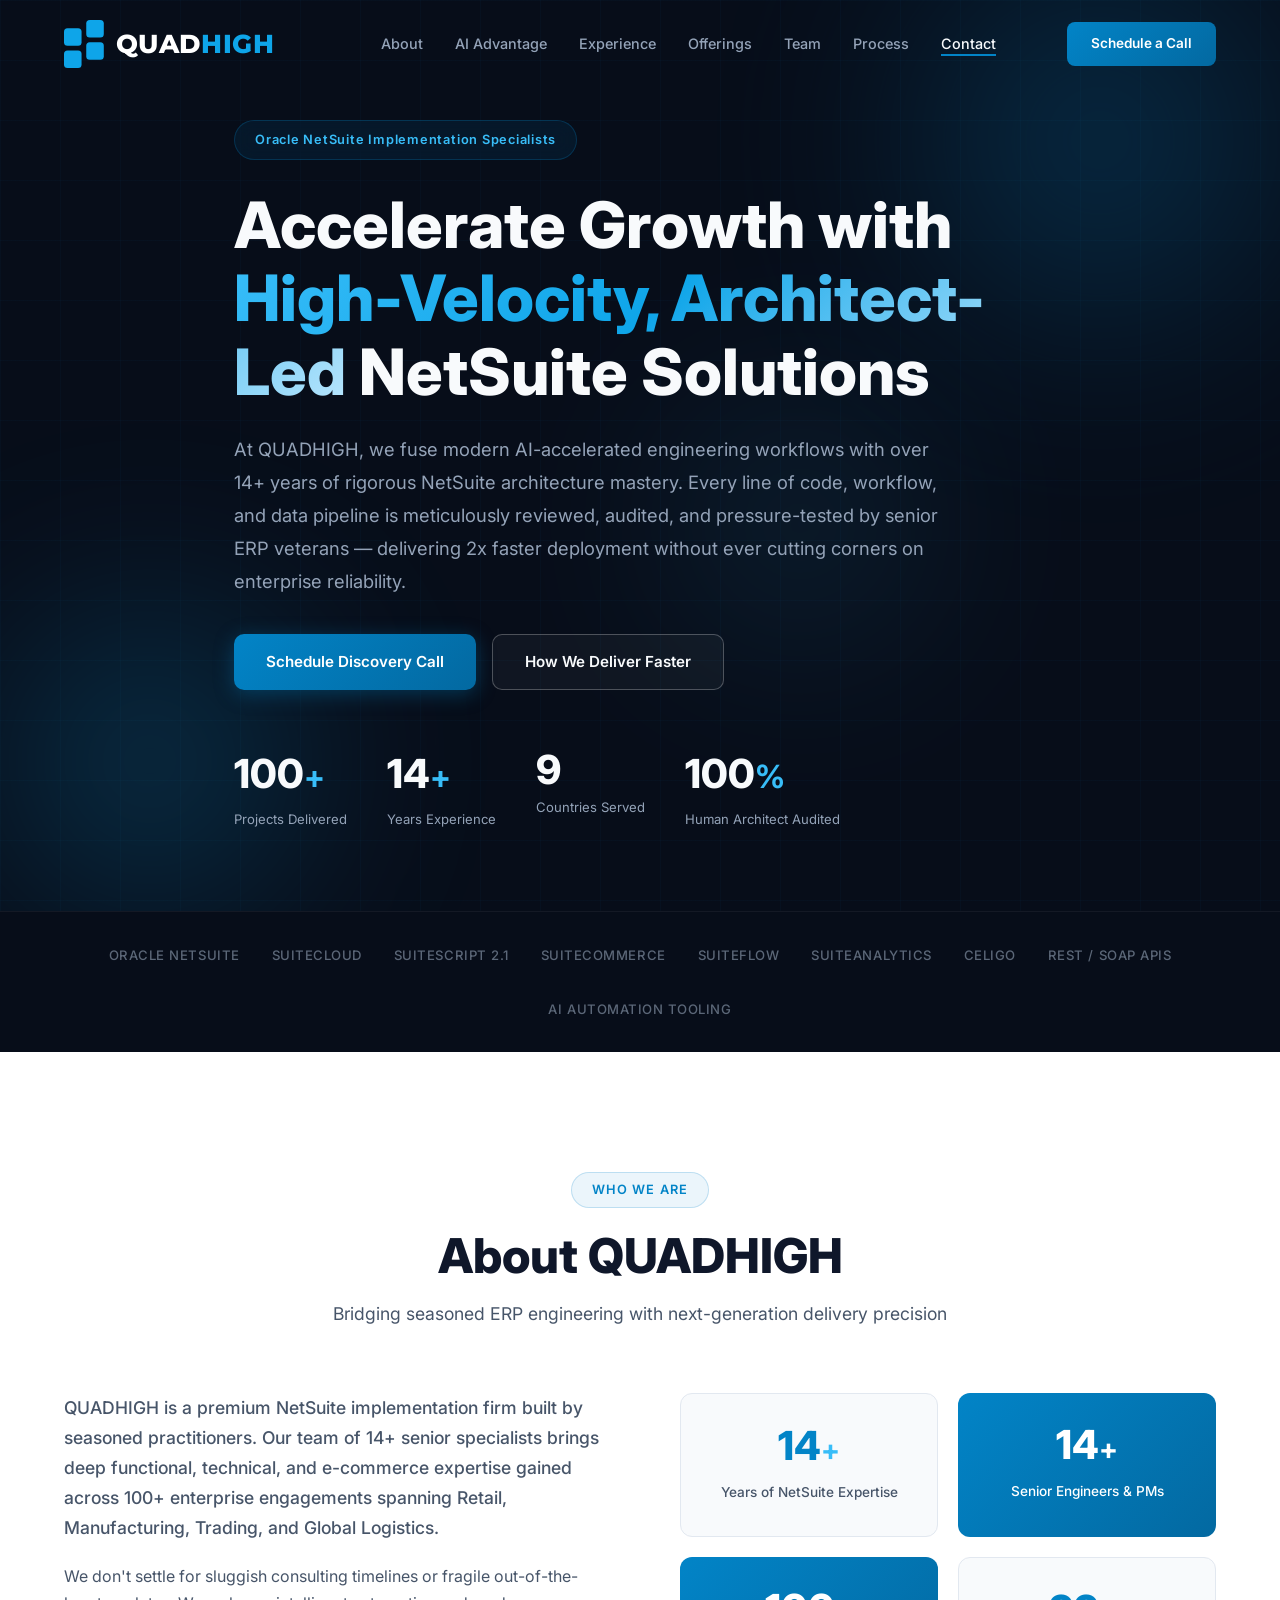
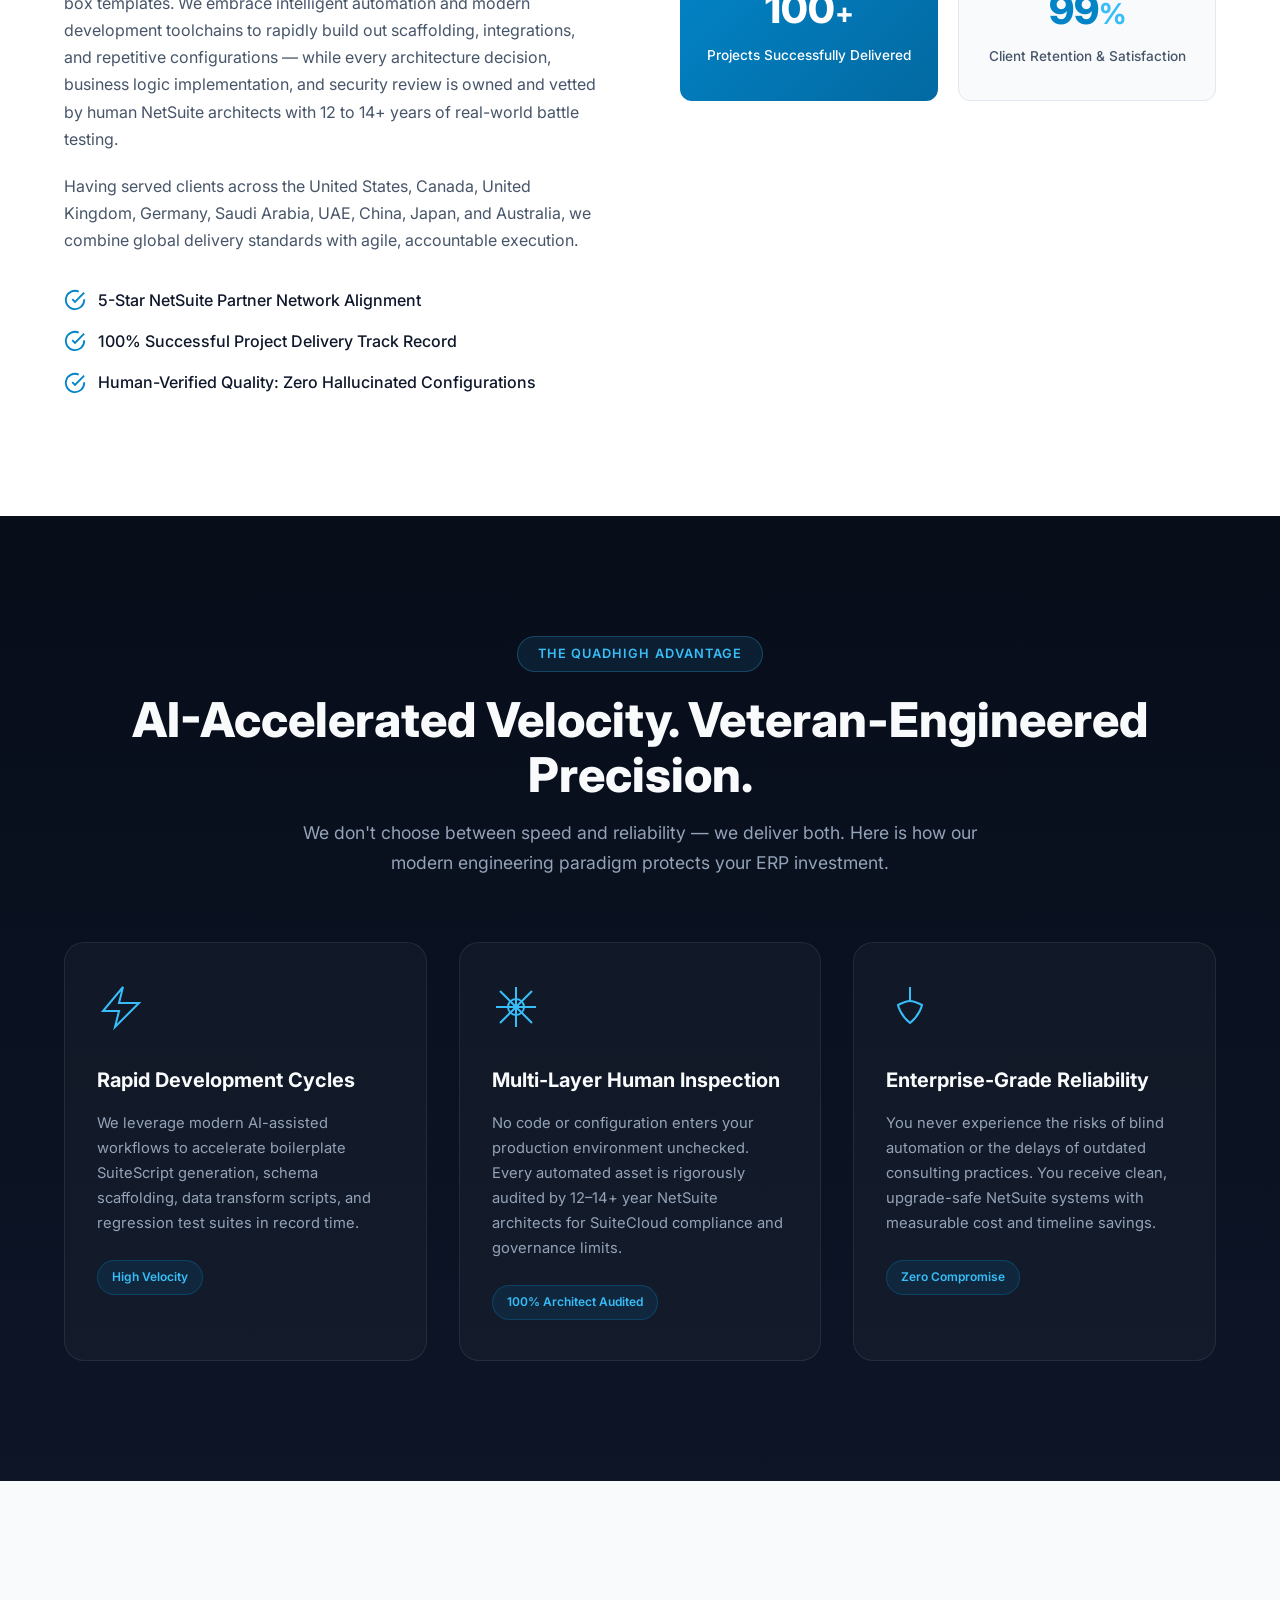
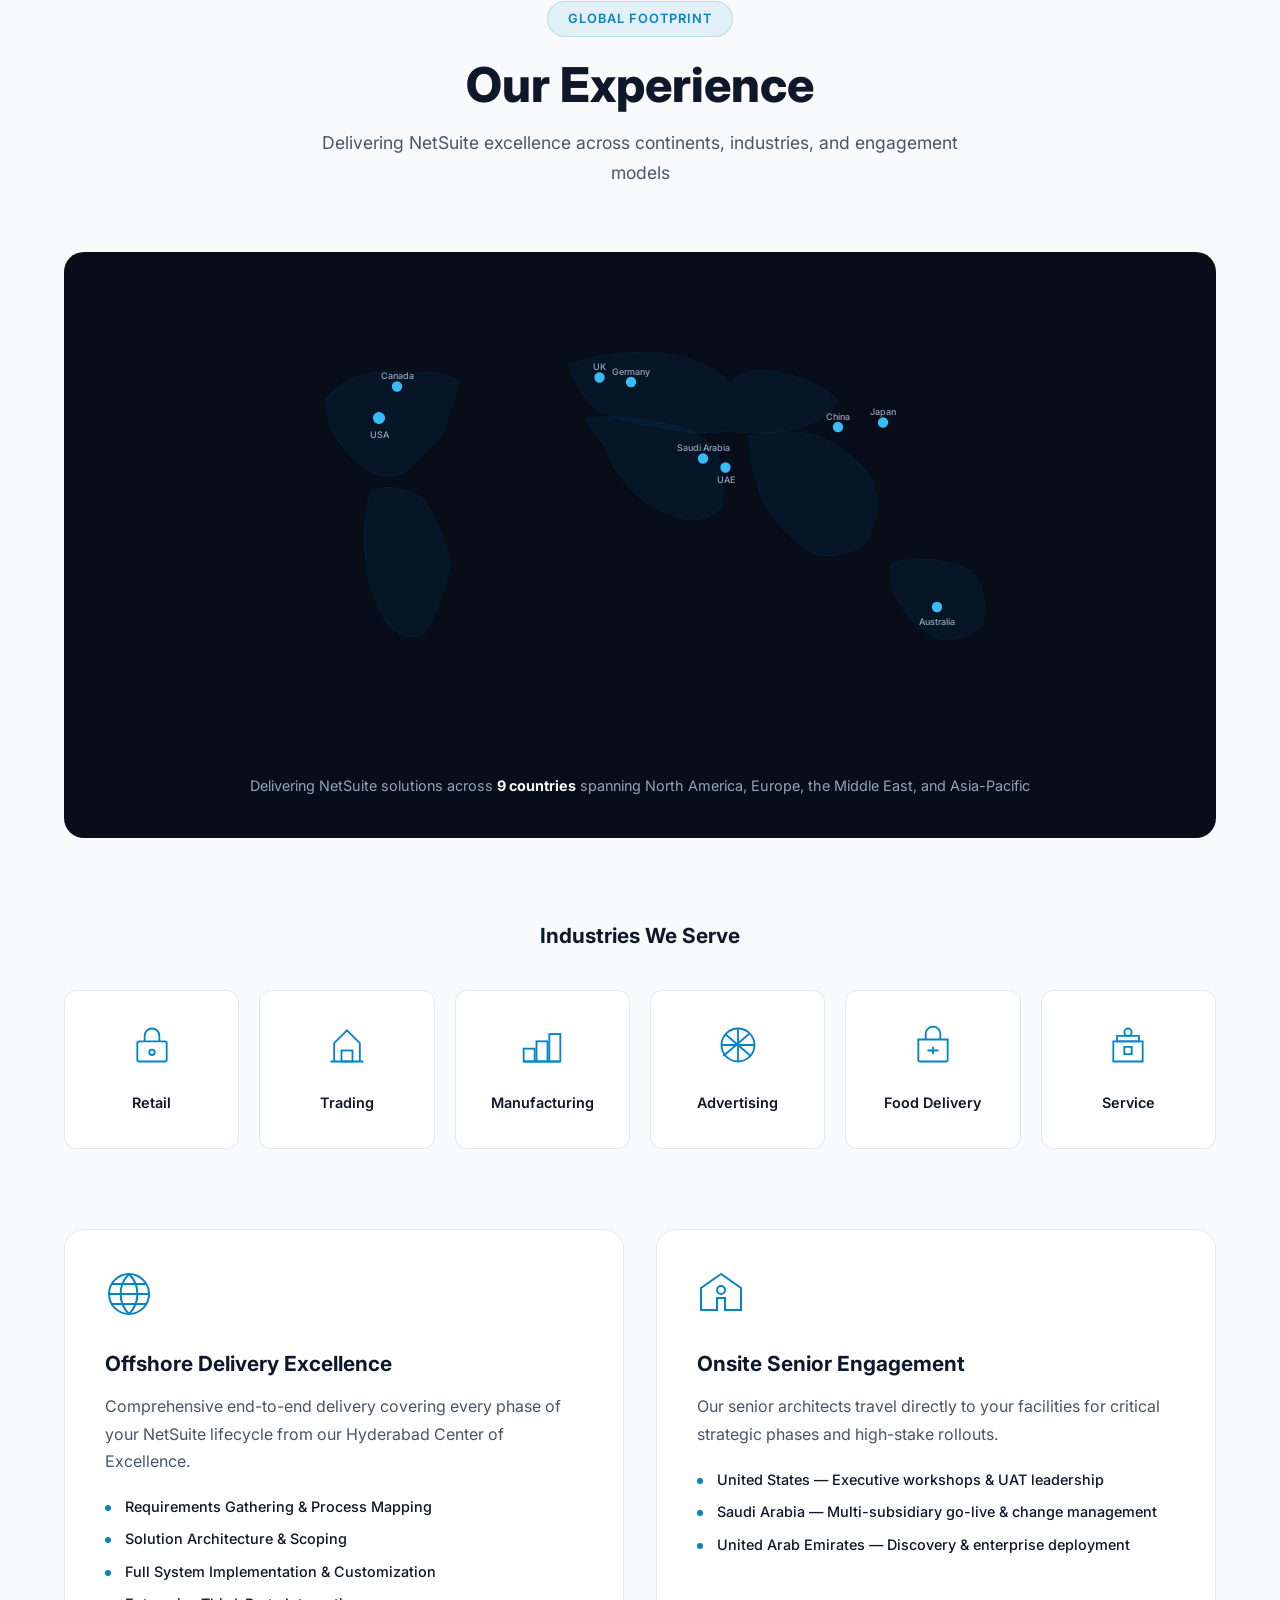
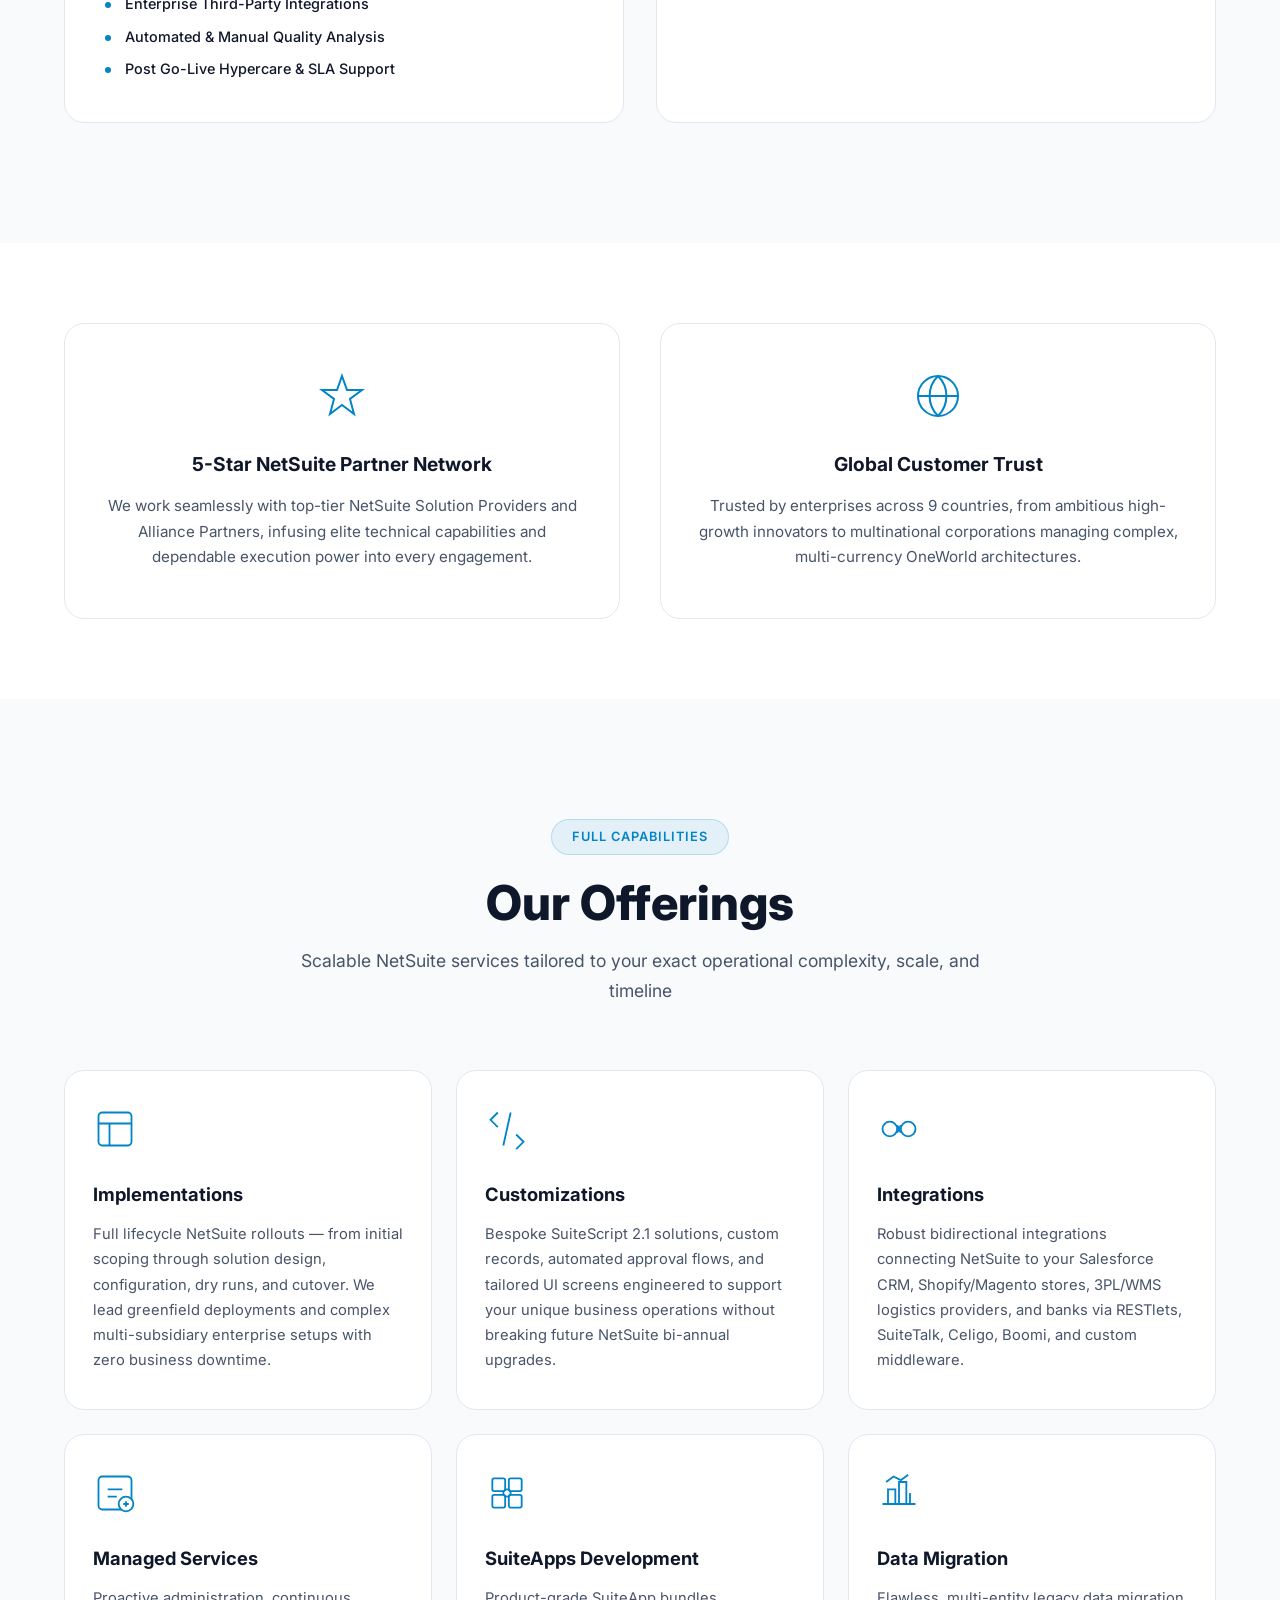
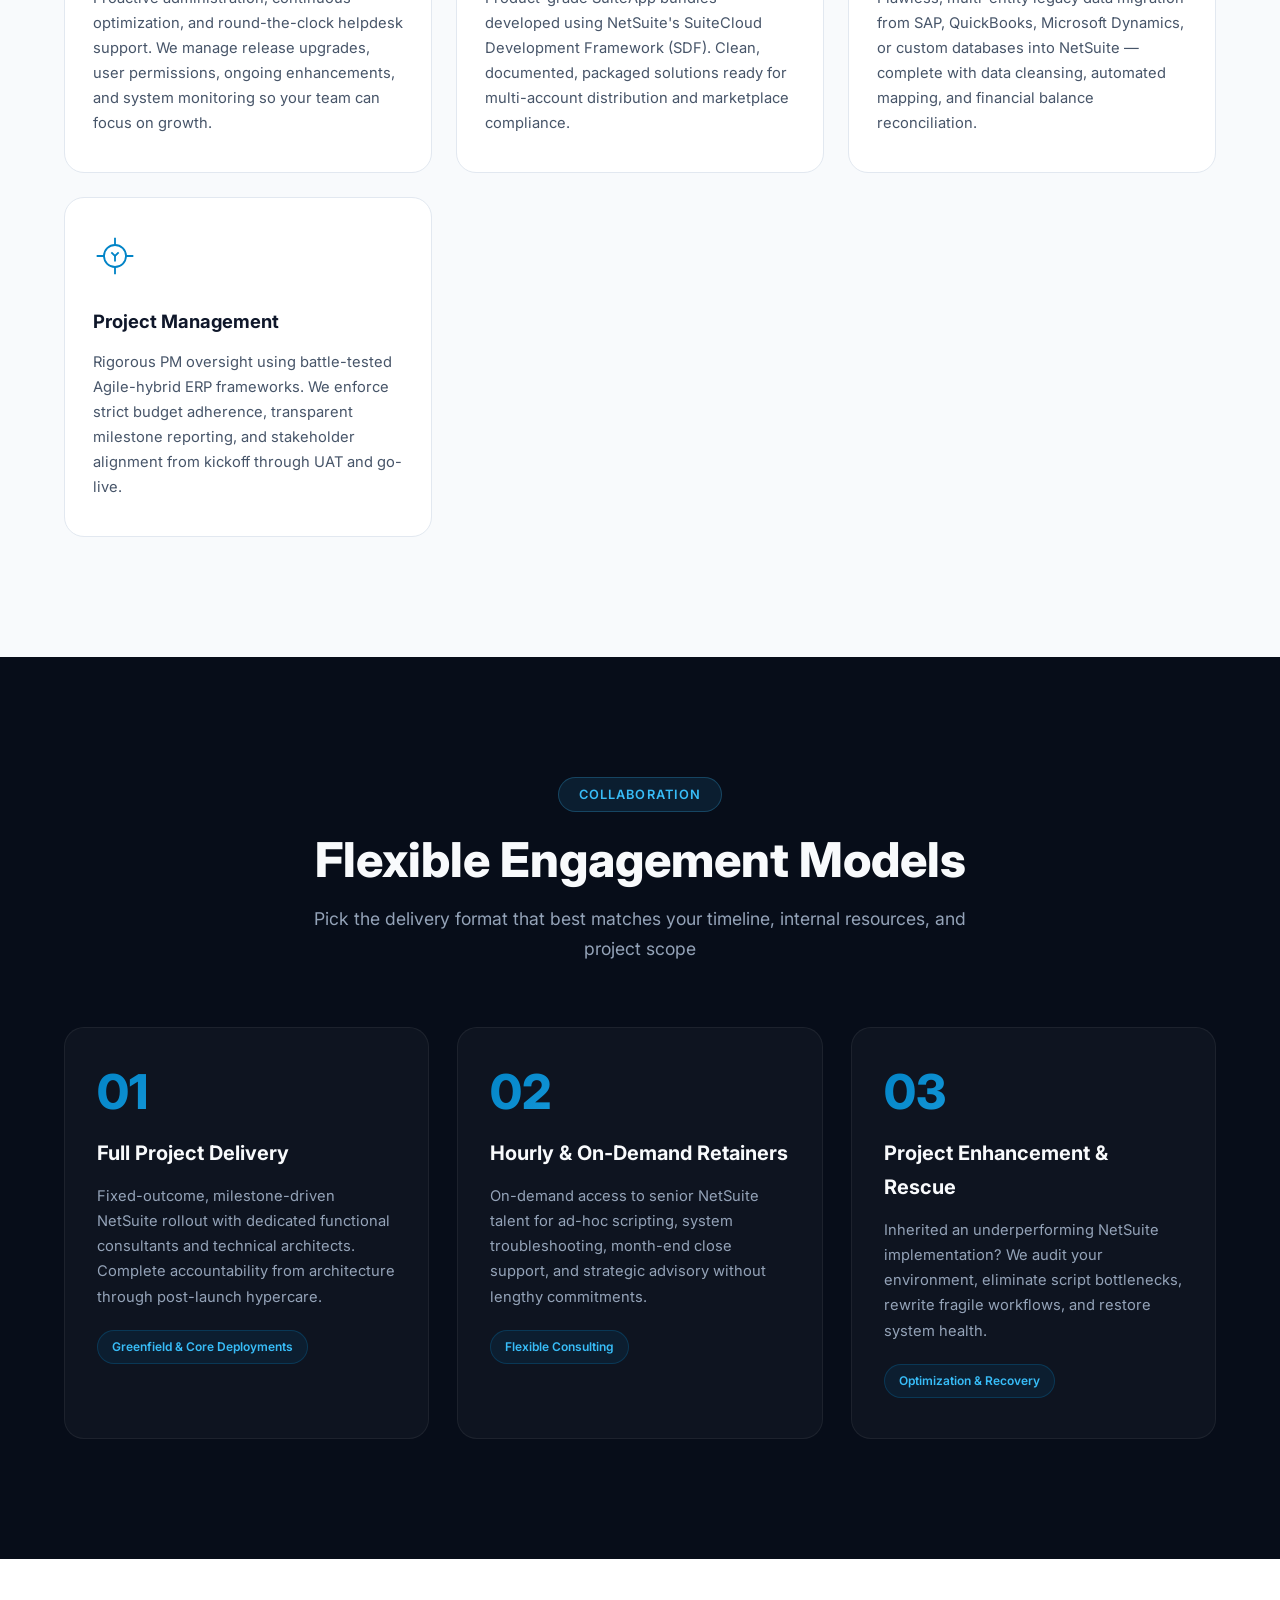
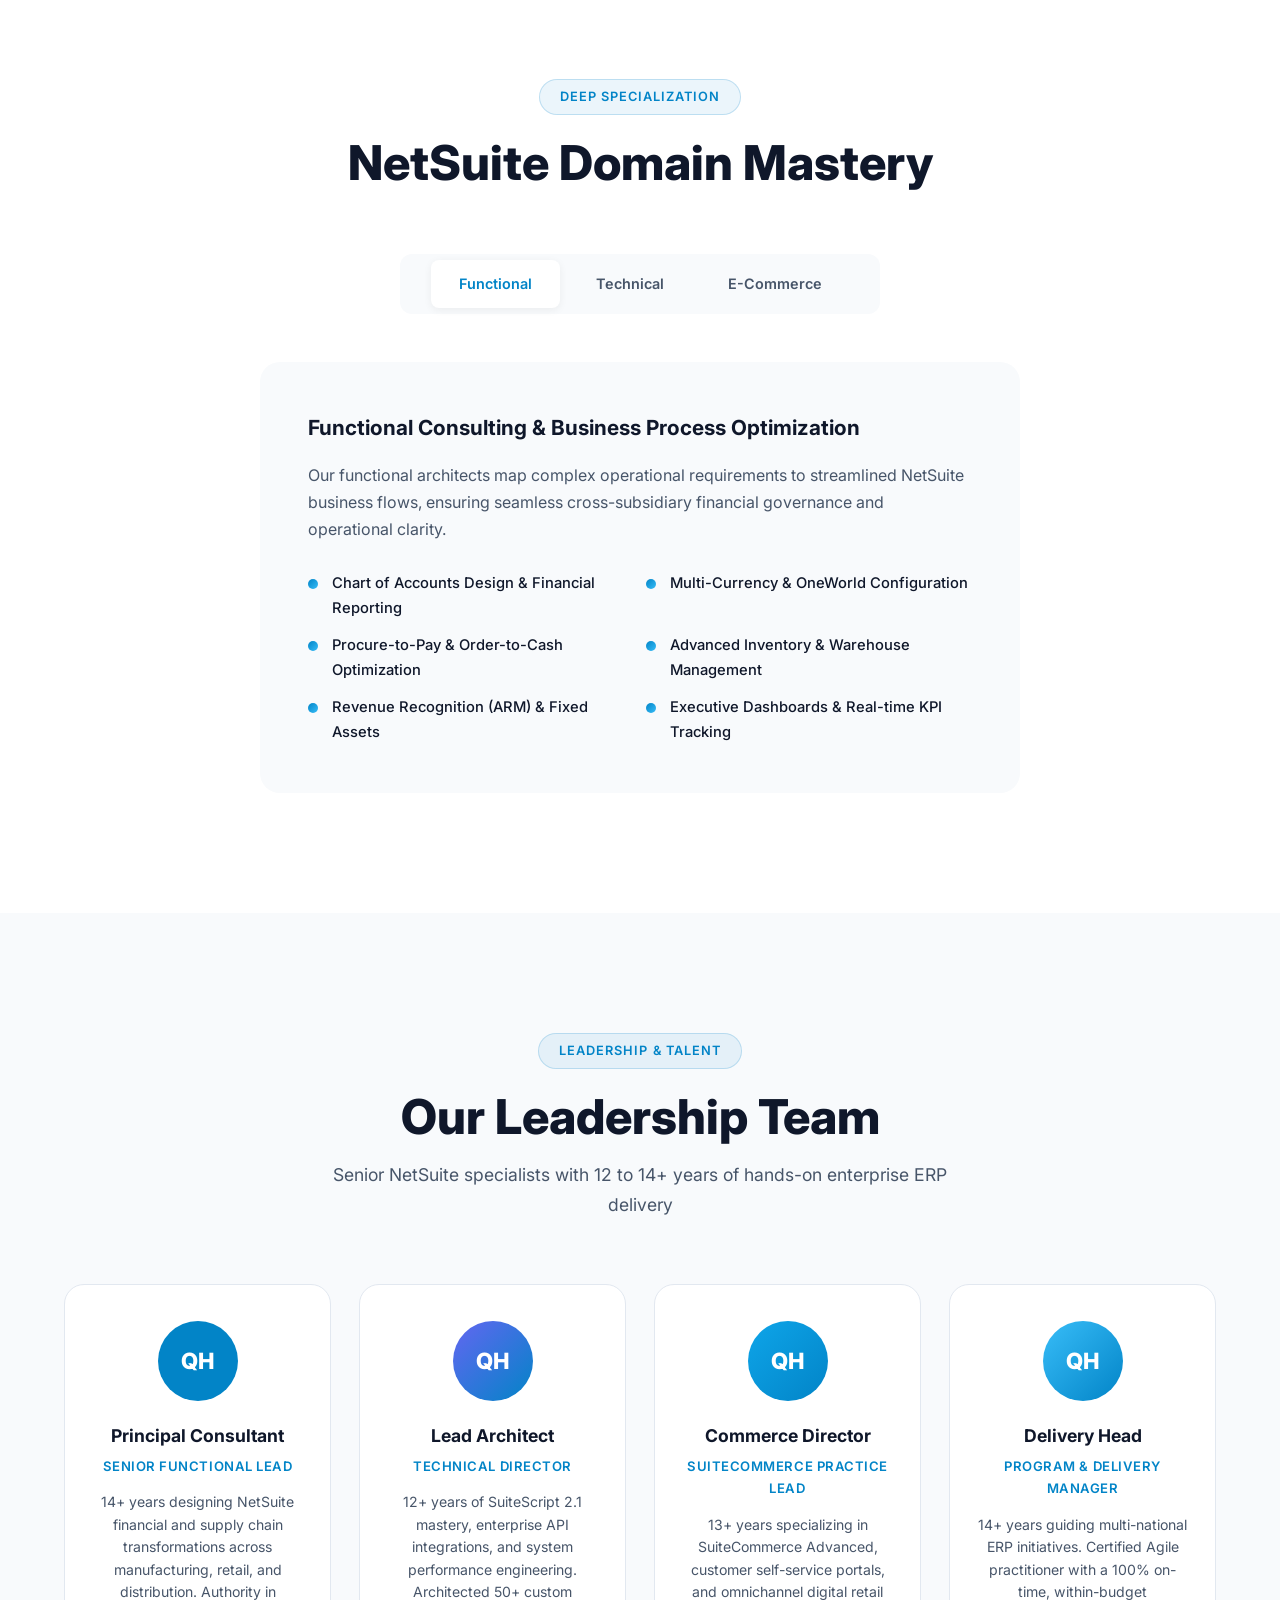
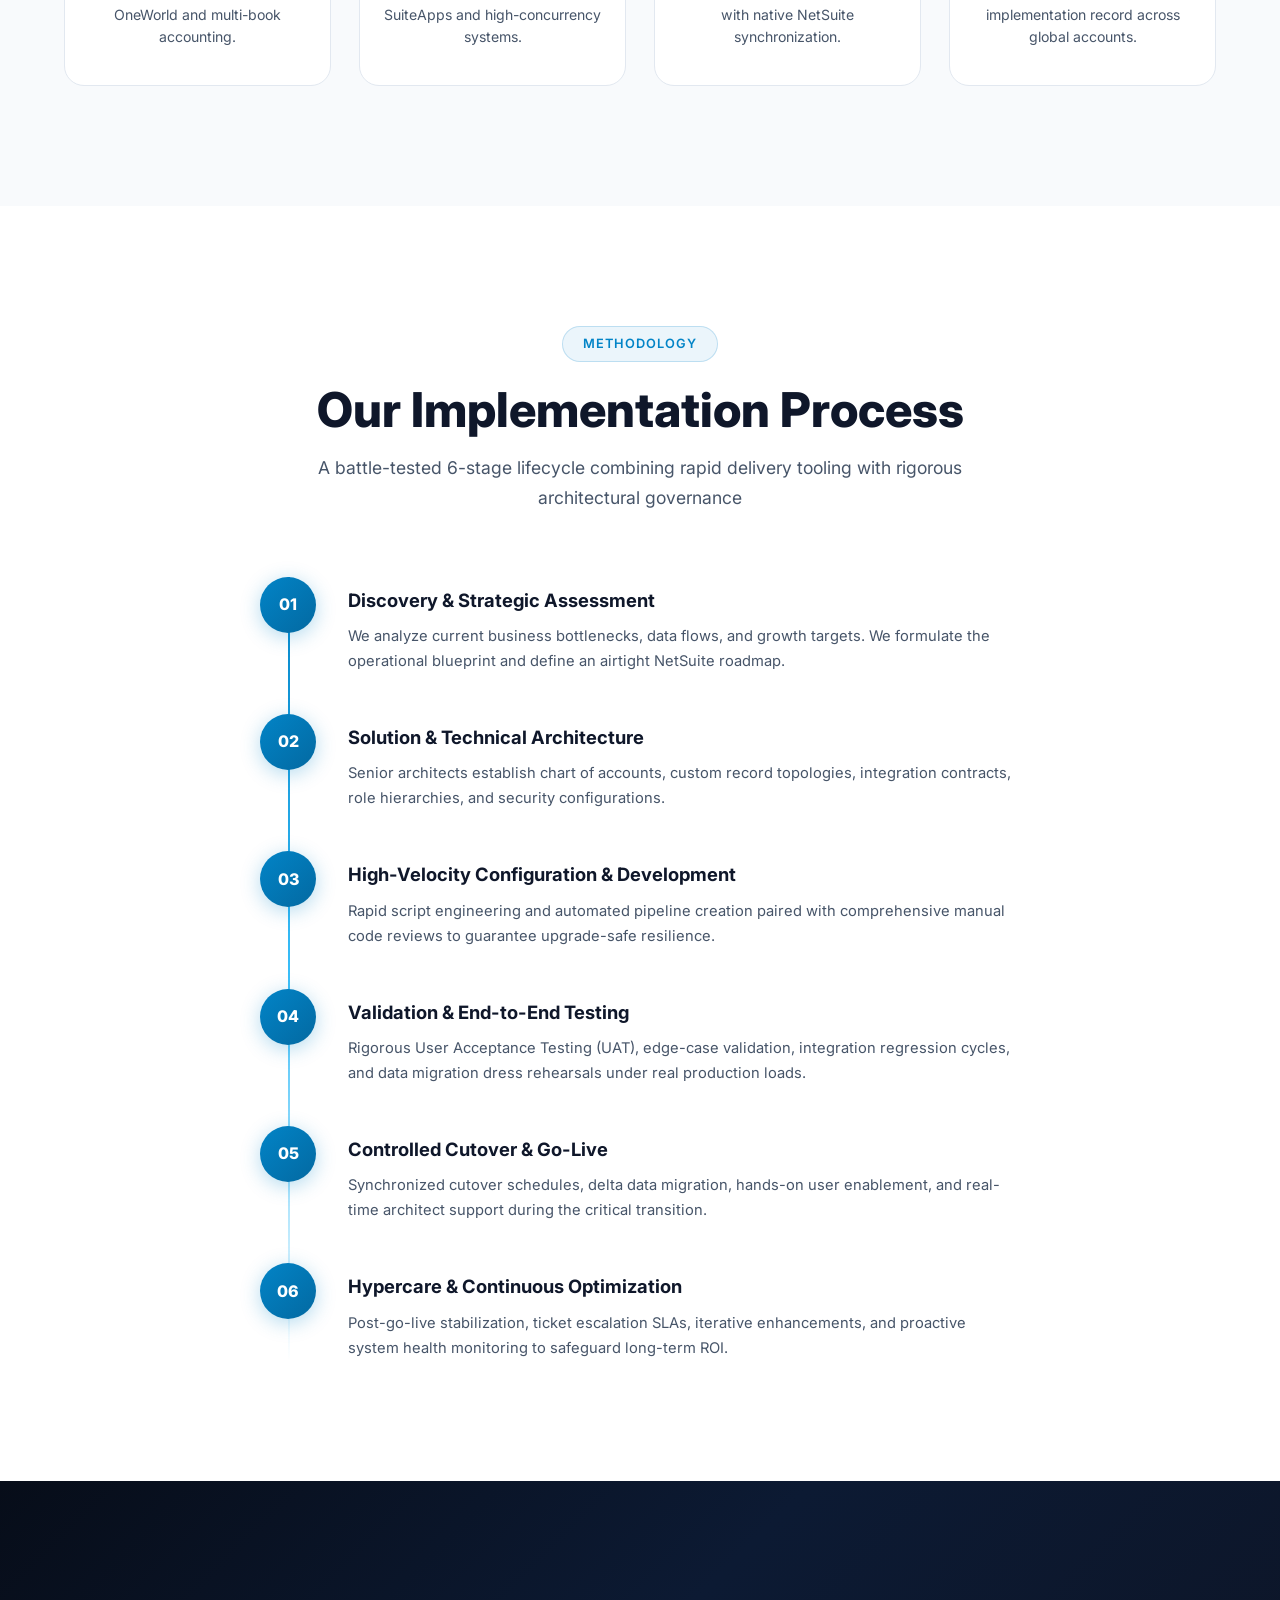
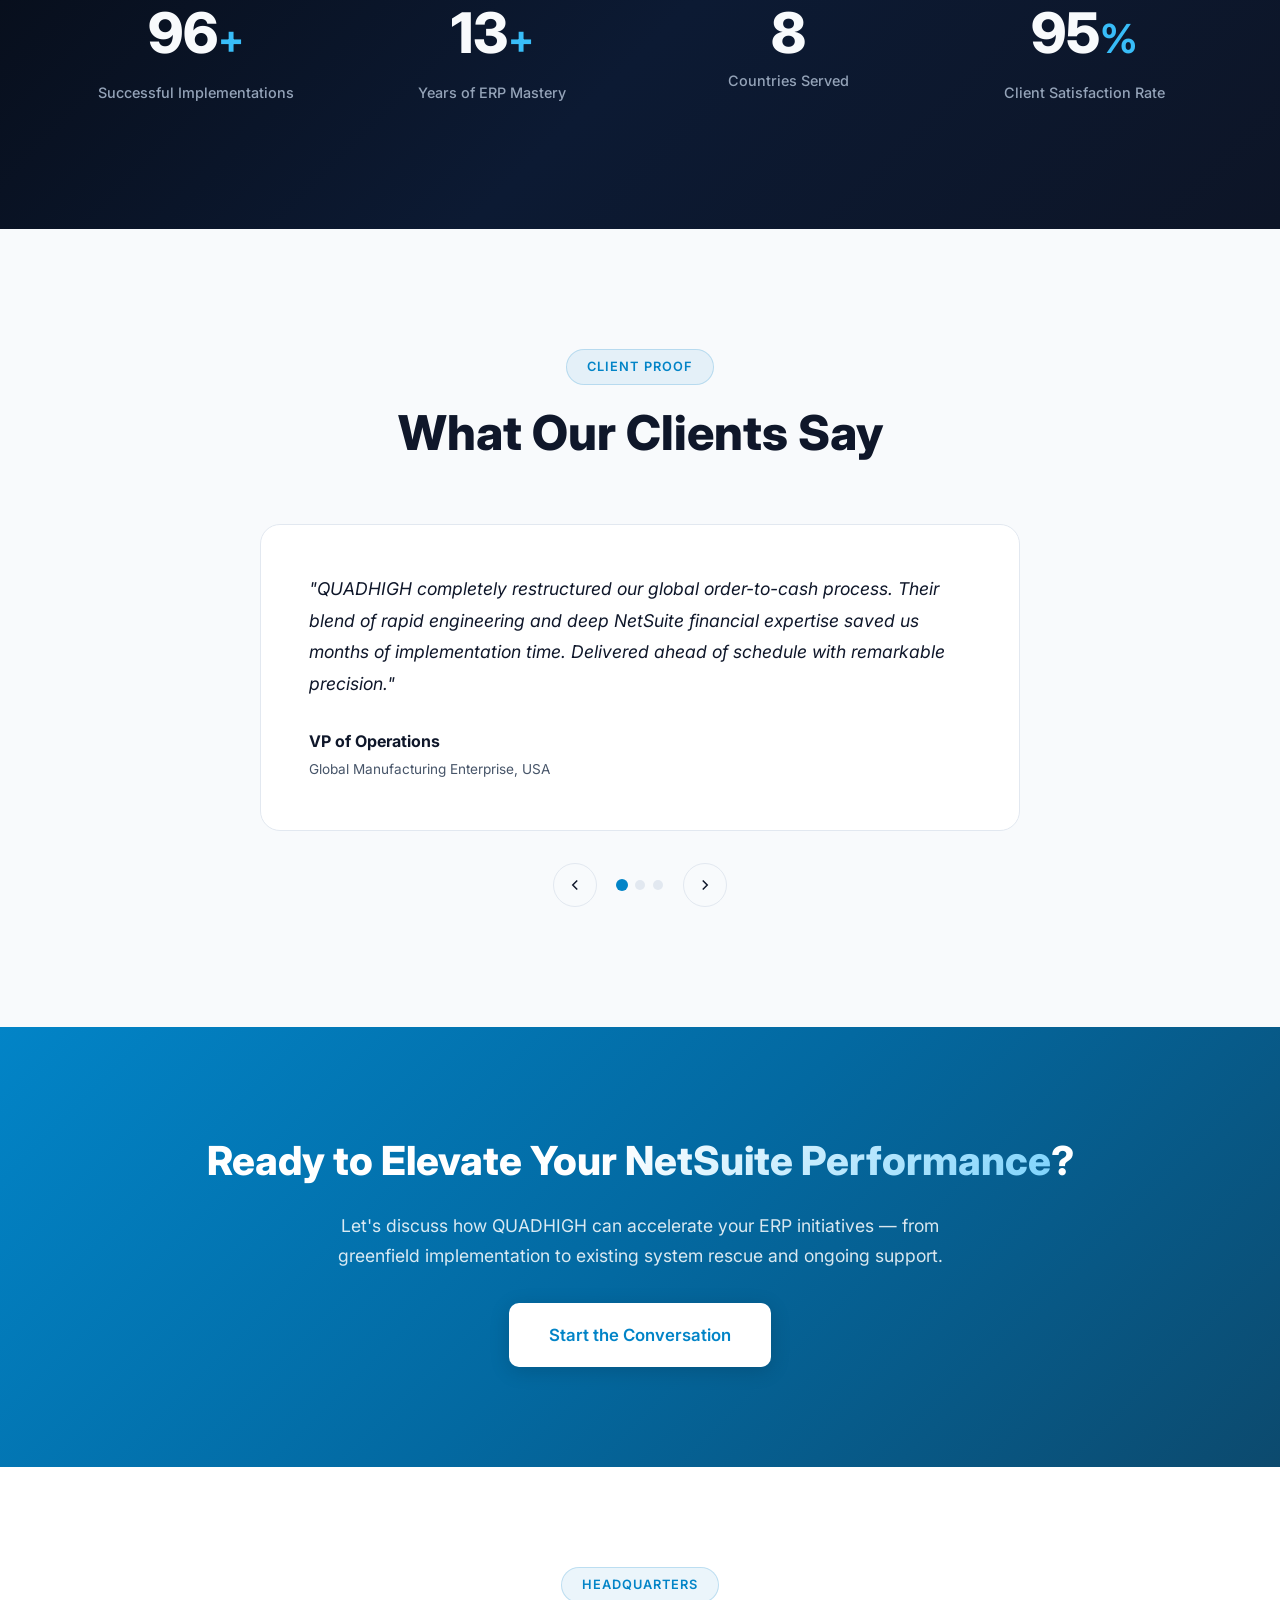
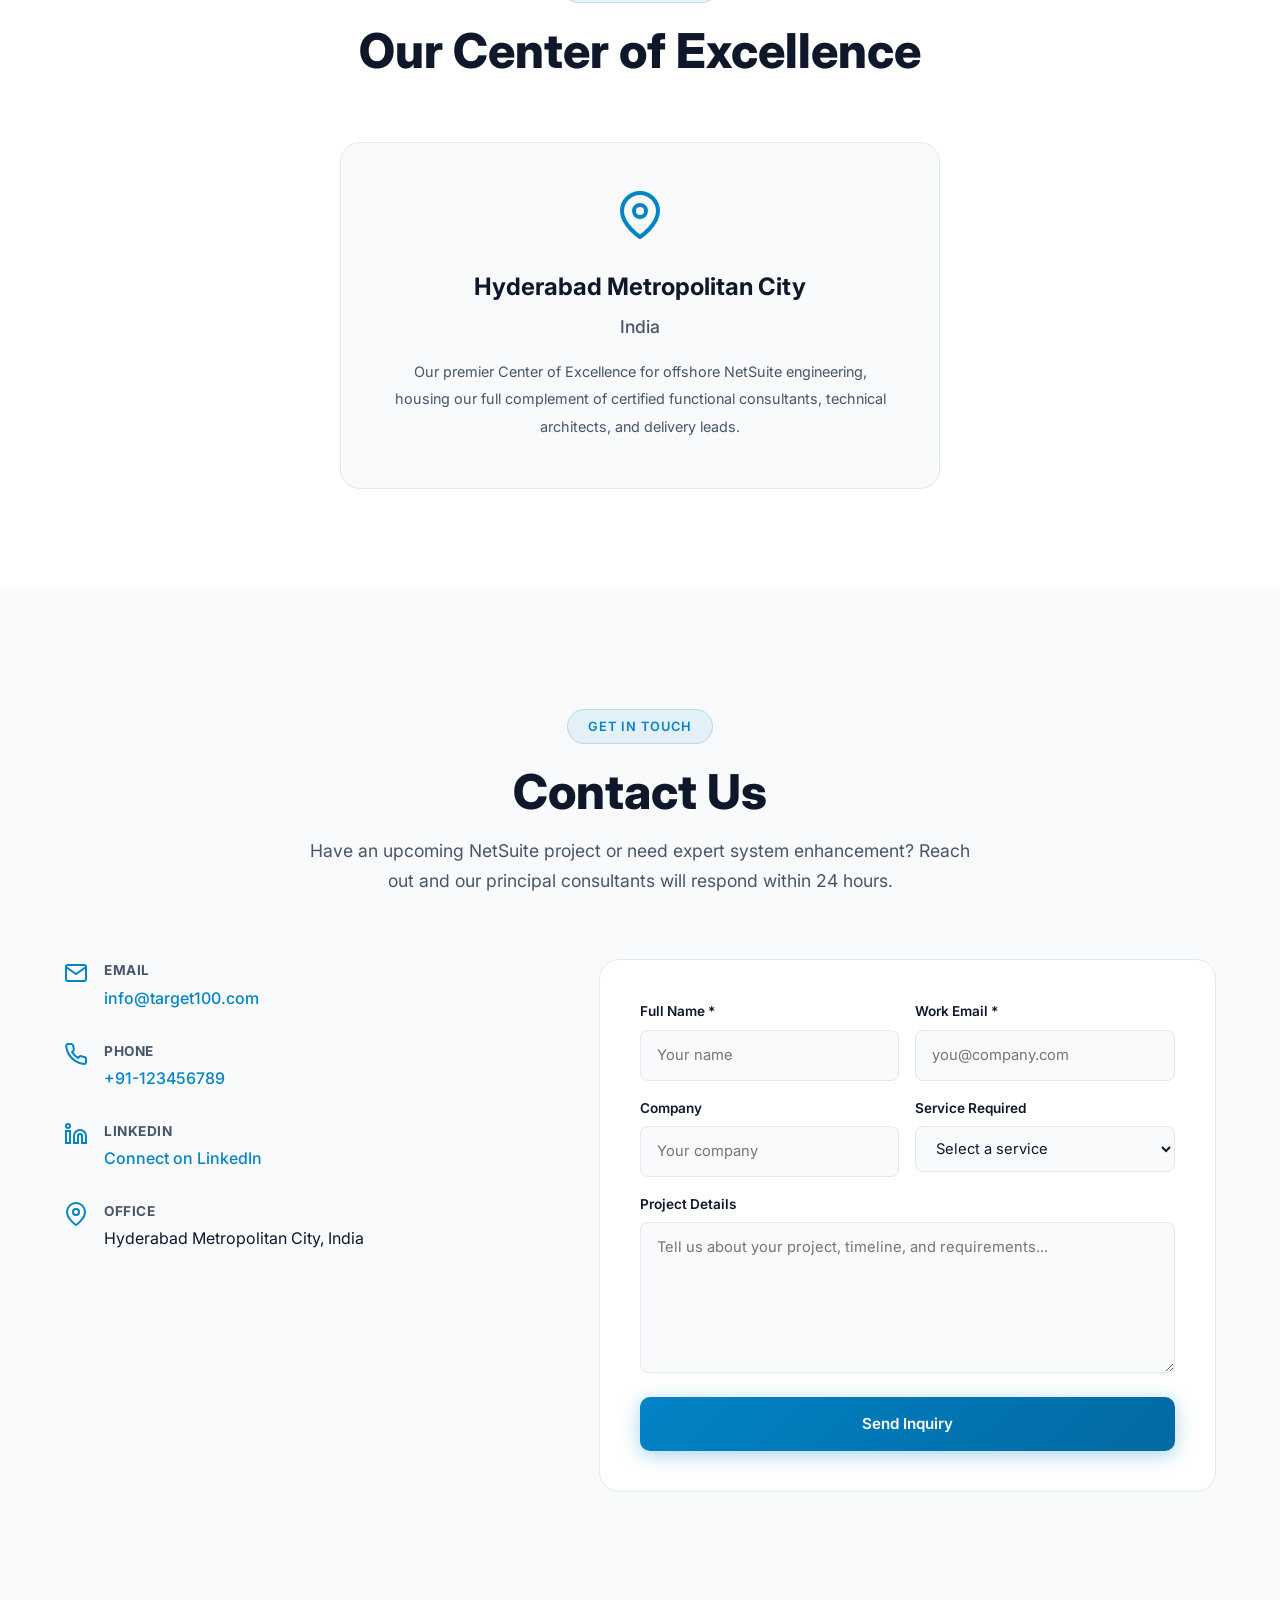
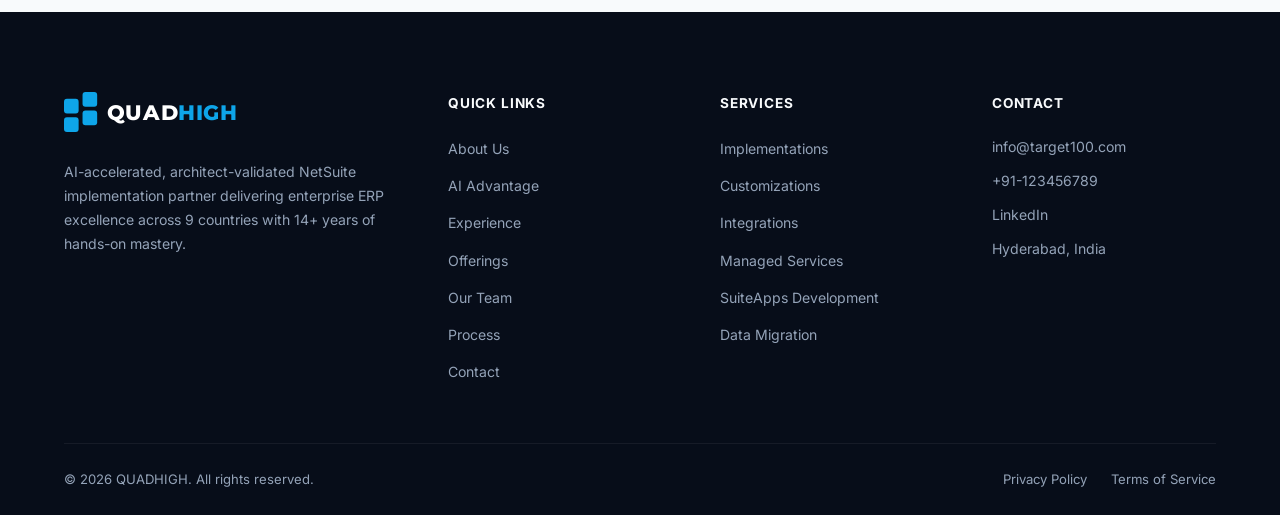
<file: backup/2026-11-22_18-50-27-brand-logo/index.html>
<!DOCTYPE html>
<html lang="en">
<head>
  <meta charset="UTF-8">
  <meta name="viewport" content="width=device-width, initial-scale=1.0">
  <title>QUADHIGH — Expert NetSuite Implementation Partners</title>
  <meta name="description" content="QUADHIGH delivers AI-accelerated, architect-validated NetSuite implementations, customizations, and managed services with 14+ years of expertise and 100+ successful projects worldwide.">
  <meta property="og:title" content="QUADHIGH — Expert NetSuite Implementation Partners">
  <meta property="og:description" content="Transform your enterprise with proven NetSuite ERP solutions. 100+ successful implementations across 9 countries.">
  <meta property="og:type" content="website">
  <link rel="preconnect" href="https://fonts.googleapis.com">
  <link rel="preconnect" href="https://fonts.gstatic.com" crossorigin>
  <link href="https://fonts.googleapis.com/css2?family=Inter:wght@300;400;500;600;700;800&family=Montserrat:wght@800&display=swap" rel="stylesheet">
  <link rel="stylesheet" href="css/styles.css">
</head>
<body>

<!-- ═══════════════════ NAVBAR ═══════════════════ -->
<nav class="navbar" id="navbar">
  <div class="nav-container">
    <a href="#hero" class="nav-logo">
      <svg class="brand-logo-svg" viewBox="0 0 380 82" xmlns="http://www.w3.org/2000/svg" aria-label="QUADHIGH">
        <rect x="0" y="14" width="30" height="30" rx="6" fill="#0EA5E9"/>
        <rect x="0" y="52" width="30" height="30" rx="6" fill="#0EA5E9"/>
        <rect x="38" y="0" width="30" height="30" rx="6" fill="#0EA5E9"/>
        <rect x="38" y="38" width="30" height="30" rx="6" fill="#0EA5E9"/>
        <text x="88" y="57" font-family="'Montserrat',sans-serif" font-weight="800" font-size="44" letter-spacing="0.025em">
          <tspan fill="#FFFFFF">QUAD</tspan><tspan fill="#0EA5E9">HIGH</tspan>
        </text>
      </svg>
    </a>
    <ul class="nav-menu">
      <li><a href="#about" class="nav-link">About</a></li>
      <li><a href="#ai-delivery" class="nav-link">AI Advantage</a></li>
      <li><a href="#experience" class="nav-link">Experience</a></li>
      <li><a href="#offerings" class="nav-link">Offerings</a></li>
      <li><a href="#team" class="nav-link">Team</a></li>
      <li><a href="#process" class="nav-link">Process</a></li>
      <li><a href="#contact" class="nav-link">Contact</a></li>
    </ul>
    <a href="#contact" class="nav-cta">Schedule a Call</a>
    <button class="hamburger" aria-label="Toggle menu">
      <span></span><span></span><span></span>
    </button>
  </div>
</nav>

<!-- ═══════════════════ HERO ═══════════════════ -->
<section id="hero" class="hero">
  <div class="hero-bg">
    <div class="hero-orb hero-orb--1"></div>
    <div class="hero-orb hero-orb--2"></div>
    <div class="hero-orb hero-orb--3"></div>
    <div class="hero-grid"></div>
  </div>
  <div class="container hero-content">
    <span class="hero-badge">Oracle NetSuite Implementation Specialists</span>
    <h1 class="hero-title">Accelerate Growth with<br><span class="gradient-text">High-Velocity, Architect-Led</span> NetSuite Solutions</h1>
    <p class="hero-description">At <span class="company-name">QUADHIGH</span>, we fuse modern AI-accelerated engineering workflows with over 14+ years of rigorous NetSuite architecture mastery. Every line of code, workflow, and data pipeline is meticulously reviewed, audited, and pressure-tested by senior ERP veterans — delivering 2x faster deployment without ever cutting corners on enterprise reliability.</p>
    <div class="hero-ctas">
      <a href="#contact" class="btn btn--primary">Schedule Discovery Call</a>
      <a href="#ai-delivery" class="btn btn--outline">How We Deliver Faster</a>
    </div>
    <div class="hero-stats">
      <div class="hero-stat">
        <span class="hero-stat__number counter" data-target="100">0</span><span class="hero-stat__plus">+</span>
        <span class="hero-stat__label">Projects Delivered</span>
      </div>
      <div class="hero-stat">
        <span class="hero-stat__number counter" data-target="14">0</span><span class="hero-stat__plus">+</span>
        <span class="hero-stat__label">Years Experience</span>
      </div>
      <div class="hero-stat">
        <span class="hero-stat__number counter" data-target="9">0</span>
        <span class="hero-stat__label">Countries Served</span>
      </div>
      <div class="hero-stat">
        <span class="hero-stat__number counter" data-target="100">0</span><span class="hero-stat__plus">%</span>
        <span class="hero-stat__label">Human Architect Audited</span>
      </div>
    </div>
  </div>
</section>

<!-- ═══════════════════ TRUSTED TECH ═══════════════════ -->
<section class="trusted">
  <div class="container">
    <div class="trusted-logos">
      <span>Oracle NetSuite</span><span>SuiteCloud</span><span>SuiteScript 2.1</span>
      <span>SuiteCommerce</span><span>SuiteFlow</span><span>SuiteAnalytics</span>
      <span>Celigo</span><span>REST / SOAP APIs</span><span>AI Automation Tooling</span>
    </div>
  </div>
</section>

<!-- ═══════════════════ ABOUT ═══════════════════ -->
<section id="about" class="about">
  <div class="container">
    <div class="section-header">
      <span class="section-badge">Who We Are</span>
      <h2 class="section-title">About <span class="company-name">QUADHIGH</span></h2>
      <p class="section-subtitle">Bridging seasoned ERP engineering with next-generation delivery precision</p>
    </div>
    <div class="about-grid">
      <div class="about-content">
        <p class="about-lead"><span class="company-name">QUADHIGH</span> is a premium NetSuite implementation firm built by seasoned practitioners. Our team of 14+ senior specialists brings deep functional, technical, and e-commerce expertise gained across 100+ enterprise engagements spanning Retail, Manufacturing, Trading, and Global Logistics.</p>
        <p>We don't settle for sluggish consulting timelines or fragile out-of-the-box templates. We embrace intelligent automation and modern development toolchains to rapidly build out scaffolding, integrations, and repetitive configurations — while every architecture decision, business logic implementation, and security review is owned and vetted by human NetSuite architects with 12 to 14+ years of real-world battle testing.</p>
        <p>Having served clients across the United States, Canada, United Kingdom, Germany, Saudi Arabia, UAE, China, Japan, and Australia, we combine global delivery standards with agile, accountable execution.</p>
        <div class="about-highlights">
          <div class="about-highlight">
            <svg viewBox="0 0 24 24" fill="none" stroke="currentColor" stroke-width="2"><path d="M22 11.08V12a10 10 0 1 1-5.93-9.14"/><polyline points="22 4 12 14.01 9 11.01"/></svg>
            <span>5-Star NetSuite Partner Network Alignment</span>
          </div>
          <div class="about-highlight">
            <svg viewBox="0 0 24 24" fill="none" stroke="currentColor" stroke-width="2"><path d="M22 11.08V12a10 10 0 1 1-5.93-9.14"/><polyline points="22 4 12 14.01 9 11.01"/></svg>
            <span>100% Successful Project Delivery Track Record</span>
          </div>
          <div class="about-highlight">
            <svg viewBox="0 0 24 24" fill="none" stroke="currentColor" stroke-width="2"><path d="M22 11.08V12a10 10 0 1 1-5.93-9.14"/><polyline points="22 4 12 14.01 9 11.01"/></svg>
            <span>Human-Verified Quality: Zero Hallucinated Configurations</span>
          </div>
        </div>
      </div>
      <div class="about-visual">
        <div class="about-stat-card">
          <span class="about-stat-card__number counter" data-target="14">0</span><span class="about-stat-card__plus">+</span>
          <span class="about-stat-card__label">Years of NetSuite Expertise</span>
        </div>
        <div class="about-stat-card about-stat-card--accent">
          <span class="about-stat-card__number counter" data-target="14">0</span><span class="about-stat-card__plus">+</span>
          <span class="about-stat-card__label">Senior Engineers &amp; PMs</span>
        </div>
        <div class="about-stat-card about-stat-card--accent">
          <span class="about-stat-card__number counter" data-target="100">0</span><span class="about-stat-card__plus">+</span>
          <span class="about-stat-card__label">Projects Successfully Delivered</span>
        </div>
        <div class="about-stat-card">
          <span class="about-stat-card__number counter" data-target="99">0</span><span class="about-stat-card__plus">%</span>
          <span class="about-stat-card__label">Client Retention &amp; Satisfaction</span>
        </div>
      </div>
    </div>
  </div>
</section>

<!-- ═══════════════════ AI DELIVERY ADVANTAGE ═══════════════════ -->
<section id="ai-delivery" class="ai-delivery">
  <div class="container">
    <div class="section-header section-header--light">
      <span class="section-badge section-badge--light">The QUADHIGH Advantage</span>
      <h2 class="section-title">AI-Accelerated Velocity. Veteran-Engineered Precision.</h2>
      <p class="section-subtitle">We don't choose between speed and reliability — we deliver both. Here is how our modern engineering paradigm protects your ERP investment.</p>
    </div>
    <div class="ai-pillars-grid">
      <div class="ai-pillar-card reveal">
        <div class="ai-pillar-card__icon">
          <svg viewBox="0 0 48 48" fill="none" stroke="currentColor" stroke-width="2"><path d="M26 4L6 28h16l-4 16 24-24H22l4-16z"/></svg>
        </div>
        <h3>Rapid Development Cycles</h3>
        <p>We leverage modern AI-assisted workflows to accelerate boilerplate SuiteScript generation, schema scaffolding, data transform scripts, and regression test suites in record time.</p>
        <span class="ai-pillar-card__badge">High Velocity</span>
      </div>
      <div class="ai-pillar-card reveal">
        <div class="ai-pillar-card__icon">
          <svg viewBox="0 0 48 48" fill="none" stroke="currentColor" stroke-width="2"><path d="M24 4v40M4 24h40M8 8l32 32M8 40L40 8"/><circle cx="24" cy="24" r="8"/></svg>
        </div>
        <h3>Multi-Layer Human Inspection</h3>
        <p>No code or configuration enters your production environment unchecked. Every automated asset is rigorously audited by 12–14+ year NetSuite architects for SuiteCloud compliance and governance limits.</p>
        <span class="ai-pillar-card__badge">100% Architect Audited</span>
      </div>
      <div class="ai-pillar-card reveal">
        <div class="ai-pillar-card__icon">
          <svg viewBox="0 0 48 48" fill="none" stroke="currentColor" stroke-width="2"><path d="M12 22s8-4 12-4 12 4 12 4-2 10-12 18C14 32 12 22 12 22z"/><path d="M24 4v14"/></svg>
        </div>
        <h3>Enterprise-Grade Reliability</h3>
        <p>You never experience the risks of blind automation or the delays of outdated consulting practices. You receive clean, upgrade-safe NetSuite systems with measurable cost and timeline savings.</p>
        <span class="ai-pillar-card__badge">Zero Compromise</span>
      </div>
    </div>
  </div>
</section>

<!-- ═══════════════════ EXPERIENCE ═══════════════════ -->
<section id="experience" class="experience">
  <div class="container">
    <div class="section-header">
      <span class="section-badge">Global Footprint</span>
      <h2 class="section-title">Our Experience</h2>
      <p class="section-subtitle">Delivering NetSuite excellence across continents, industries, and engagement models</p>
    </div>

    <!-- World Map -->
    <div class="experience-map">
      <div class="map-container">
        <svg class="world-map" viewBox="0 0 1000 500" xmlns="http://www.w3.org/2000/svg">
          <path class="continent" d="M150,120 Q180,80 250,90 Q280,85 300,100 Q290,130 280,160 Q260,180 240,200 Q220,210 200,200 Q170,180 155,150 Z" />
          <path class="continent" d="M200,220 Q230,210 260,230 Q280,260 290,300 Q280,350 260,380 Q240,390 220,370 Q200,340 195,300 Q190,260 200,220 Z" />
          <path class="continent" d="M420,80 Q480,60 540,70 Q580,80 600,100 Q620,80 660,90 Q700,100 720,120 Q710,140 680,150 Q640,160 600,155 Q560,160 520,150 Q480,145 450,130 Q430,110 420,80 Z" />
          <path class="continent" d="M440,140 Q480,135 520,145 Q560,150 580,170 Q600,200 590,240 Q570,260 540,250 Q510,240 490,220 Q470,200 460,170 Q445,155 440,140 Z" />
          <path class="continent" d="M620,160 Q660,150 700,160 Q740,180 760,210 Q770,250 750,280 Q720,300 690,290 Q660,270 640,240 Q625,210 620,160 Z" />
          <path class="continent" d="M780,300 Q830,290 870,310 Q890,340 880,370 Q860,390 830,385 Q800,370 785,340 Q775,320 780,300 Z" />
          <g class="map-dot" data-country="United States"><circle cx="210" cy="140" r="6"/><circle cx="210" cy="140" r="6" class="map-dot__pulse"/><text x="210" y="162" class="map-label">USA</text></g>
          <g class="map-dot" data-country="Canada"><circle cx="230" cy="105" r="5"/><circle cx="230" cy="105" r="5" class="map-dot__pulse"/><text x="230" y="97" class="map-label">Canada</text></g>
          <g class="map-dot" data-country="United Kingdom"><circle cx="455" cy="95" r="5"/><circle cx="455" cy="95" r="5" class="map-dot__pulse"/><text x="455" y="87" class="map-label">UK</text></g>
          <g class="map-dot" data-country="Germany"><circle cx="490" cy="100" r="5"/><circle cx="490" cy="100" r="5" class="map-dot__pulse"/><text x="490" y="92" class="map-label">Germany</text></g>
          <g class="map-dot" data-country="Saudi Arabia"><circle cx="570" cy="185" r="5"/><circle cx="570" cy="185" r="5" class="map-dot__pulse"/><text x="570" y="177" class="map-label">Saudi Arabia</text></g>
          <g class="map-dot" data-country="UAE"><circle cx="595" cy="195" r="5"/><circle cx="595" cy="195" r="5" class="map-dot__pulse"/><text x="595" y="212" class="map-label">UAE</text></g>
          <g class="map-dot" data-country="China"><circle cx="720" cy="150" r="5"/><circle cx="720" cy="150" r="5" class="map-dot__pulse"/><text x="720" y="142" class="map-label">China</text></g>
          <g class="map-dot" data-country="Japan"><circle cx="770" cy="145" r="5"/><circle cx="770" cy="145" r="5" class="map-dot__pulse"/><text x="770" y="137" class="map-label">Japan</text></g>
          <g class="map-dot" data-country="Australia"><circle cx="830" cy="350" r="5"/><circle cx="830" cy="350" r="5" class="map-dot__pulse"/><text x="830" y="370" class="map-label">Australia</text></g>
        </svg>
        <p class="map-caption">Delivering NetSuite solutions across <strong>9 countries</strong> spanning North America, Europe, the Middle East, and Asia-Pacific</p>
      </div>
    </div>

    <!-- Industries -->
    <div class="experience-industries">
      <h3 class="experience-subtitle">Industries We Serve</h3>
      <div class="industries-grid">
        <div class="industry-card reveal">
          <div class="industry-card__icon">
            <svg viewBox="0 0 48 48" fill="none" stroke="currentColor" stroke-width="2"><rect x="8" y="20" width="32" height="22" rx="2"/><path d="M16 20V14a8 8 0 0 1 16 0v6"/><circle cx="24" cy="32" r="3"/></svg>
          </div>
          <span>Retail</span>
        </div>
        <div class="industry-card reveal">
          <div class="industry-card__icon">
            <svg viewBox="0 0 48 48" fill="none" stroke="currentColor" stroke-width="2"><path d="M6 42h36M10 42V22l14-14 14 14v20"/><rect x="18" y="30" width="12" height="12"/></svg>
          </div>
          <span>Trading</span>
        </div>
        <div class="industry-card reveal">
          <div class="industry-card__icon">
            <svg viewBox="0 0 48 48" fill="none" stroke="currentColor" stroke-width="2"><rect x="4" y="28" width="12" height="14"/><rect x="18" y="20" width="12" height="22"/><rect x="32" y="12" width="12" height="30"/><path d="M4 42h40"/></svg>
          </div>
          <span>Manufacturing</span>
        </div>
        <div class="industry-card reveal">
          <div class="industry-card__icon">
            <svg viewBox="0 0 48 48" fill="none" stroke="currentColor" stroke-width="2"><circle cx="24" cy="24" r="18"/><path d="M24 6v36M6 24h36M10 12l28 24M36 12L8 36"/></svg>
          </div>
          <span>Advertising</span>
        </div>
        <div class="industry-card reveal">
          <div class="industry-card__icon">
            <svg viewBox="0 0 48 48" fill="none" stroke="currentColor" stroke-width="2"><path d="M8 18h32v22a2 2 0 0 1-2 2H10a2 2 0 0 1-2-2V18z"/><path d="M16 18V12a8 8 0 0 1 16 0v6"/><path d="M18 30h12M24 26v8"/></svg>
          </div>
          <span>Food Delivery</span>
        </div>
        <div class="industry-card reveal">
          <div class="industry-card__icon">
            <svg viewBox="0 0 48 48" fill="none" stroke="currentColor" stroke-width="2"><path d="M12 14h24v6H12z"/><path d="M8 20h32v22H8z"/><path d="M20 26h8v8h-8z"/><circle cx="24" cy="10" r="4"/></svg>
          </div>
          <span>Service</span>
        </div>
      </div>
    </div>

    <!-- Support Models -->
    <div class="experience-support">
      <div class="support-card reveal">
        <div class="support-card__icon">
          <svg viewBox="0 0 48 48" fill="none" stroke="currentColor" stroke-width="2"><circle cx="24" cy="24" r="20"/><path d="M24 4a28 28 0 0 1 0 40M24 4a28 28 0 0 0 0 40M4 24h40M6 14h36M6 34h36"/></svg>
        </div>
        <h3>Offshore Delivery Excellence</h3>
        <p>Comprehensive end-to-end delivery covering every phase of your NetSuite lifecycle from our Hyderabad Center of Excellence.</p>
        <ul class="support-card__list">
          <li>Requirements Gathering &amp; Process Mapping</li>
          <li>Solution Architecture &amp; Scoping</li>
          <li>Full System Implementation &amp; Customization</li>
          <li>Enterprise Third-Party Integrations</li>
          <li>Automated &amp; Manual Quality Analysis</li>
          <li>Post Go-Live Hypercare &amp; SLA Support</li>
        </ul>
      </div>
      <div class="support-card reveal">
        <div class="support-card__icon">
          <svg viewBox="0 0 48 48" fill="none" stroke="currentColor" stroke-width="2"><path d="M24 4L4 18v22h16V28h8v12h16V18L24 4z"/><circle cx="24" cy="20" r="4"/></svg>
        </div>
        <h3>Onsite Senior Engagement</h3>
        <p>Our senior architects travel directly to your facilities for critical strategic phases and high-stake rollouts.</p>
        <ul class="support-card__list">
          <li>United States — Executive workshops &amp; UAT leadership</li>
          <li>Saudi Arabia — Multi-subsidiary go-live &amp; change management</li>
          <li>United Arab Emirates — Discovery &amp; enterprise deployment</li>
        </ul>
      </div>
    </div>
  </div>
</section>

<!-- ═══════════════════ CLIENTS & PARTNERS ═══════════════════ -->
<section class="partners">
  <div class="container">
    <div class="partners-content">
      <div class="partners-item reveal">
        <svg viewBox="0 0 48 48" fill="none" stroke="currentColor" stroke-width="2"><polygon points="24,4 29,18 44,18 32,27 36,42 24,33 12,42 16,27 4,18 19,18"/></svg>
        <h3>5-Star NetSuite Partner Network</h3>
        <p>We work seamlessly with top-tier NetSuite Solution Providers and Alliance Partners, infusing elite technical capabilities and dependable execution power into every engagement.</p>
      </div>
      <div class="partners-item reveal">
        <svg viewBox="0 0 48 48" fill="none" stroke="currentColor" stroke-width="2"><circle cx="24" cy="24" r="20"/><path d="M24 4a28 28 0 0 1 0 40M24 4a28 28 0 0 0 0 40M4 24h40"/></svg>
        <h3>Global Customer Trust</h3>
        <p>Trusted by enterprises across 9 countries, from ambitious high-growth innovators to multinational corporations managing complex, multi-currency OneWorld architectures.</p>
      </div>
    </div>
  </div>
</section>

<!-- ═══════════════════ OFFERINGS ═══════════════════ -->
<section id="offerings" class="offerings">
  <div class="container">
    <div class="section-header">
      <span class="section-badge">Full Capabilities</span>
      <h2 class="section-title">Our Offerings</h2>
      <p class="section-subtitle">Scalable NetSuite services tailored to your exact operational complexity, scale, and timeline</p>
    </div>
    <div class="offerings-grid">
      <!-- 1 -->
      <div class="offering-card reveal">
        <div class="offering-card__icon">
          <svg viewBox="0 0 48 48" fill="none" stroke="currentColor" stroke-width="2"><rect x="6" y="6" width="36" height="36" rx="4"/><path d="M6 18h36"/><path d="M18 18v24"/></svg>
        </div>
        <h3 class="offering-card__title">Implementations</h3>
        <p class="offering-card__desc">Full lifecycle NetSuite rollouts — from initial scoping through solution design, configuration, dry runs, and cutover. We lead greenfield deployments and complex multi-subsidiary enterprise setups with zero business downtime.</p>
      </div>
      <!-- 2 -->
      <div class="offering-card reveal">
        <div class="offering-card__icon">
          <svg viewBox="0 0 48 48" fill="none" stroke="currentColor" stroke-width="2"><path d="M14 6l-8 8 8 8"/><path d="M34 30l8 8-8 8"/><path d="M28 6L20 42"/></svg>
        </div>
        <h3 class="offering-card__title">Customizations</h3>
        <p class="offering-card__desc">Bespoke SuiteScript 2.1 solutions, custom records, automated approval flows, and tailored UI screens engineered to support your unique business operations without breaking future NetSuite bi-annual upgrades.</p>
      </div>
      <!-- 3 -->
      <div class="offering-card reveal">
        <div class="offering-card__icon">
          <svg viewBox="0 0 48 48" fill="none" stroke="currentColor" stroke-width="2"><circle cx="14" cy="24" r="8"/><circle cx="34" cy="24" r="8"/><path d="M22 20c2 2.5 2 5.5 0 8"/><path d="M26 20c-2 2.5-2 5.5 0 8"/></svg>
        </div>
        <h3 class="offering-card__title">Integrations</h3>
        <p class="offering-card__desc">Robust bidirectional integrations connecting NetSuite to your Salesforce CRM, Shopify/Magento stores, 3PL/WMS logistics providers, and banks via RESTlets, SuiteTalk, Celigo, Boomi, and custom middleware.</p>
      </div>
      <!-- 4 -->
      <div class="offering-card reveal">
        <div class="offering-card__icon">
          <svg viewBox="0 0 48 48" fill="none" stroke="currentColor" stroke-width="2"><rect x="6" y="6" width="36" height="36" rx="4"/><path d="M16 20h16M16 28h10"/><circle cx="36" cy="36" r="8" fill="var(--color-bg-white)" stroke="currentColor"/><path d="M33 36h6M36 33v6"/></svg>
        </div>
        <h3 class="offering-card__title">Managed Services</h3>
        <p class="offering-card__desc">Proactive administration, continuous optimization, and round-the-clock helpdesk support. We manage release upgrades, user permissions, ongoing enhancements, and system monitoring so your team can focus on growth.</p>
      </div>
      <!-- 5 -->
      <div class="offering-card reveal">
        <div class="offering-card__icon">
          <svg viewBox="0 0 48 48" fill="none" stroke="currentColor" stroke-width="2"><rect x="8" y="8" width="14" height="14" rx="2"/><rect x="26" y="8" width="14" height="14" rx="2"/><rect x="8" y="26" width="14" height="14" rx="2"/><rect x="26" y="26" width="14" height="14" rx="2"/><circle cx="24" cy="24" r="4"/></svg>
        </div>
        <h3 class="offering-card__title">SuiteApps Development</h3>
        <p class="offering-card__desc">Product-grade SuiteApp bundles developed using NetSuite's SuiteCloud Development Framework (SDF). Clean, documented, packaged solutions ready for multi-account distribution and marketplace compliance.</p>
      </div>
      <!-- 6 -->
      <div class="offering-card reveal">
        <div class="offering-card__icon">
          <svg viewBox="0 0 48 48" fill="none" stroke="currentColor" stroke-width="2"><path d="M6 36h36"/><path d="M12 36V20h8v16"/><path d="M24 36V12h8v24"/><path d="M36 36V24"/><path d="M10 12l8-6 8 4 8-6"/></svg>
        </div>
        <h3 class="offering-card__title">Data Migration</h3>
        <p class="offering-card__desc">Flawless, multi-entity legacy data migration from SAP, QuickBooks, Microsoft Dynamics, or custom databases into NetSuite — complete with data cleansing, automated mapping, and financial balance reconciliation.</p>
      </div>
      <!-- 7 -->
      <div class="offering-card reveal">
        <div class="offering-card__icon">
          <svg viewBox="0 0 48 48" fill="none" stroke="currentColor" stroke-width="2"><path d="M24 4v8M24 36v8M4 24h8M36 24h8"/><circle cx="24" cy="24" r="12"/><path d="M20 20l4 4 4-4"/><path d="M24 24v6"/></svg>
        </div>
        <h3 class="offering-card__title">Project Management</h3>
        <p class="offering-card__desc">Rigorous PM oversight using battle-tested Agile-hybrid ERP frameworks. We enforce strict budget adherence, transparent milestone reporting, and stakeholder alignment from kickoff through UAT and go-live.</p>
      </div>
    </div>
  </div>
</section>

<!-- ═══════════════════ ENGAGEMENT MODELS ═══════════════════ -->
<section id="engagement" class="engagement">
  <div class="container">
    <div class="section-header section-header--light">
      <span class="section-badge section-badge--light">Collaboration</span>
      <h2 class="section-title">Flexible Engagement Models</h2>
      <p class="section-subtitle">Pick the delivery format that best matches your timeline, internal resources, and project scope</p>
    </div>
    <div class="engagement-grid">
      <div class="engagement-card reveal">
        <div class="engagement-card__number">01</div>
        <h3>Full Project Delivery</h3>
        <p>Fixed-outcome, milestone-driven NetSuite rollout with dedicated functional consultants and technical architects. Complete accountability from architecture through post-launch hypercare.</p>
        <span class="engagement-card__tag">Greenfield &amp; Core Deployments</span>
      </div>
      <div class="engagement-card reveal">
        <div class="engagement-card__number">02</div>
        <h3>Hourly &amp; On-Demand Retainers</h3>
        <p>On-demand access to senior NetSuite talent for ad-hoc scripting, system troubleshooting, month-end close support, and strategic advisory without lengthy commitments.</p>
        <span class="engagement-card__tag">Flexible Consulting</span>
      </div>
      <div class="engagement-card reveal">
        <div class="engagement-card__number">03</div>
        <h3>Project Enhancement &amp; Rescue</h3>
        <p>Inherited an underperforming NetSuite implementation? We audit your environment, eliminate script bottlenecks, rewrite fragile workflows, and restore system health.</p>
        <span class="engagement-card__tag">Optimization &amp; Recovery</span>
      </div>
    </div>
  </div>
</section>

<!-- ═══════════════════ EXPERTISE ═══════════════════ -->
<section id="expertise" class="expertise">
  <div class="container">
    <div class="section-header">
      <span class="section-badge">Deep Specialization</span>
      <h2 class="section-title">NetSuite Domain Mastery</h2>
    </div>
    <div class="expertise-tabs">
      <button class="expertise-tab expertise-tab--active" data-tab="functional">Functional</button>
      <button class="expertise-tab" data-tab="technical">Technical</button>
      <button class="expertise-tab" data-tab="ecommerce">E-Commerce</button>
    </div>
    <div class="expertise-panels">
      <div class="expertise-panel expertise-panel--active" data-panel="functional">
        <div class="expertise-panel__content">
          <h3>Functional Consulting &amp; Business Process Optimization</h3>
          <p>Our functional architects map complex operational requirements to streamlined NetSuite business flows, ensuring seamless cross-subsidiary financial governance and operational clarity.</p>
          <ul class="expertise-panel__list">
            <li>Chart of Accounts Design &amp; Financial Reporting</li>
            <li>Multi-Currency &amp; OneWorld Configuration</li>
            <li>Procure-to-Pay &amp; Order-to-Cash Optimization</li>
            <li>Advanced Inventory &amp; Warehouse Management</li>
            <li>Revenue Recognition (ARM) &amp; Fixed Assets</li>
            <li>Executive Dashboards &amp; Real-time KPI Tracking</li>
          </ul>
        </div>
      </div>
      <div class="expertise-panel" data-panel="technical">
        <div class="expertise-panel__content">
          <h3>Technical Architecture &amp; Custom Development</h3>
          <p>Our technical team builds scalable, upgrade-safe extensions using NetSuite SuiteCloud's full toolkit, adhering strictly to enterprise coding standards and governance budgets.</p>
          <ul class="expertise-panel__list">
            <li>SuiteScript 2.0 / 2.1 — User Event, Client, Map/Reduce, Scheduled</li>
            <li>RESTlets, Suitelets &amp; Custom API Endpoints</li>
            <li>SuiteFlow Automated Business Workflows</li>
            <li>Advanced Saved Searches &amp; SuiteAnalytics Workbooks</li>
            <li>High-Volume Data Pipelines &amp; Third-Party Connectors</li>
            <li>Script Governance &amp; Concurrency Performance Tuning</li>
          </ul>
        </div>
      </div>
      <div class="expertise-panel" data-panel="ecommerce">
        <div class="expertise-panel__content">
          <h3>SuiteCommerce &amp; Omnichannel Commerce</h3>
          <p>We architect and deliver responsive SuiteCommerce storefronts and self-service B2B customer portals directly connected to your NetSuite inventory and order management backbone.</p>
          <ul class="expertise-panel__list">
            <li>SuiteCommerce Advanced (SCA) &amp; SuiteCommerce Standard</li>
            <li>Bespoke Theme &amp; Extension Development</li>
            <li>B2B Customer Portals &amp; Dynamic Tiered Pricing</li>
            <li>Secure Payment Gateway Integrations</li>
            <li>Frictionless Checkout Flow &amp; UX Optimization</li>
            <li>Storefront Speed &amp; Technical SEO Optimization</li>
          </ul>
        </div>
      </div>
    </div>
  </div>
</section>

<!-- ═══════════════════ TEAM ═══════════════════ -->
<section id="team" class="team">
  <div class="container">
    <div class="section-header">
      <span class="section-badge">Leadership &amp; Talent</span>
      <h2 class="section-title">Our Leadership Team</h2>
      <p class="section-subtitle">Senior NetSuite specialists with 12 to 14+ years of hands-on enterprise ERP delivery</p>
    </div>
    <div class="team-grid">
      <div class="team-card reveal">
        <div class="team-card__photo" style="--accent: #0284c7;">
          <span class="team-card__initials">QH</span>
        </div>
        <h3 class="team-card__name">Principal Consultant</h3>
        <span class="team-card__role">Senior Functional Lead</span>
        <p class="team-card__bio">14+ years designing NetSuite financial and supply chain transformations across manufacturing, retail, and distribution. Authority in OneWorld and multi-book accounting.</p>
      </div>
      <div class="team-card reveal">
        <div class="team-card__photo" style="--accent: #6366f1;">
          <span class="team-card__initials">QH</span>
        </div>
        <h3 class="team-card__name">Lead Architect</h3>
        <span class="team-card__role">Technical Director</span>
        <p class="team-card__bio">12+ years of SuiteScript 2.1 mastery, enterprise API integrations, and system performance engineering. Architected 50+ custom SuiteApps and high-concurrency systems.</p>
      </div>
      <div class="team-card reveal">
        <div class="team-card__photo" style="--accent: #0ea5e9;">
          <span class="team-card__initials">QH</span>
        </div>
        <h3 class="team-card__name">Commerce Director</h3>
        <span class="team-card__role">SuiteCommerce Practice Lead</span>
        <p class="team-card__bio">13+ years specializing in SuiteCommerce Advanced, customer self-service portals, and omnichannel digital retail with native NetSuite synchronization.</p>
      </div>
      <div class="team-card reveal">
        <div class="team-card__photo" style="--accent: #38bdf8;">
          <span class="team-card__initials">QH</span>
        </div>
        <h3 class="team-card__name">Delivery Head</h3>
        <span class="team-card__role">Program &amp; Delivery Manager</span>
        <p class="team-card__bio">14+ years guiding multi-national ERP initiatives. Certified Agile practitioner with a 100% on-time, within-budget implementation record across global accounts.</p>
      </div>
    </div>
  </div>
</section>

<!-- ═══════════════════ PROCESS ═══════════════════ -->
<section id="process" class="process">
  <div class="container">
    <div class="section-header">
      <span class="section-badge">Methodology</span>
      <h2 class="section-title">Our Implementation Process</h2>
      <p class="section-subtitle">A battle-tested 6-stage lifecycle combining rapid delivery tooling with rigorous architectural governance</p>
    </div>
    <div class="process-timeline">
      <div class="process-step reveal">
        <div class="process-step__number">01</div>
        <div class="process-step__content">
          <h3>Discovery &amp; Strategic Assessment</h3>
          <p>We analyze current business bottlenecks, data flows, and growth targets. We formulate the operational blueprint and define an airtight NetSuite roadmap.</p>
        </div>
      </div>
      <div class="process-step reveal">
        <div class="process-step__number">02</div>
        <div class="process-step__content">
          <h3>Solution &amp; Technical Architecture</h3>
          <p>Senior architects establish chart of accounts, custom record topologies, integration contracts, role hierarchies, and security configurations.</p>
        </div>
      </div>
      <div class="process-step reveal">
        <div class="process-step__number">03</div>
        <div class="process-step__content">
          <h3>High-Velocity Configuration &amp; Development</h3>
          <p>Rapid script engineering and automated pipeline creation paired with comprehensive manual code reviews to guarantee upgrade-safe resilience.</p>
        </div>
      </div>
      <div class="process-step reveal">
        <div class="process-step__number">04</div>
        <div class="process-step__content">
          <h3>Validation &amp; End-to-End Testing</h3>
          <p>Rigorous User Acceptance Testing (UAT), edge-case validation, integration regression cycles, and data migration dress rehearsals under real production loads.</p>
        </div>
      </div>
      <div class="process-step reveal">
        <div class="process-step__number">05</div>
        <div class="process-step__content">
          <h3>Controlled Cutover &amp; Go-Live</h3>
          <p>Synchronized cutover schedules, delta data migration, hands-on user enablement, and real-time architect support during the critical transition.</p>
        </div>
      </div>
      <div class="process-step reveal">
        <div class="process-step__number">06</div>
        <div class="process-step__content">
          <h3>Hypercare &amp; Continuous Optimization</h3>
          <p>Post-go-live stabilization, ticket escalation SLAs, iterative enhancements, and proactive system health monitoring to safeguard long-term ROI.</p>
        </div>
      </div>
    </div>
  </div>
</section>

<!-- ═══════════════════ SUCCESS STATS ═══════════════════ -->
<section class="success">
  <div class="container">
    <div class="success-grid">
      <div class="success-item reveal">
        <span class="success-item__number counter" data-target="100">0</span><span class="success-item__plus">+</span>
        <span class="success-item__label">Successful Implementations</span>
      </div>
      <div class="success-item reveal">
        <span class="success-item__number counter" data-target="14">0</span><span class="success-item__plus">+</span>
        <span class="success-item__label">Years of ERP Mastery</span>
      </div>
      <div class="success-item reveal">
        <span class="success-item__number counter" data-target="9">0</span>
        <span class="success-item__label">Countries Served</span>
      </div>
      <div class="success-item reveal">
        <span class="success-item__number counter" data-target="99">0</span><span class="success-item__plus">%</span>
        <span class="success-item__label">Client Satisfaction Rate</span>
      </div>
    </div>
  </div>
</section>

<!-- ═══════════════════ TESTIMONIALS ═══════════════════ -->
<section id="testimonials" class="testimonials">
  <div class="container">
    <div class="section-header">
      <span class="section-badge">Client Proof</span>
      <h2 class="section-title">What Our Clients Say</h2>
    </div>
    <div class="testimonial-slider">
      <div class="testimonial-track">
        <div class="testimonial-card testimonial-card--active">
          <div class="testimonial-card__quote">"<span class="company-name">QUADHIGH</span> completely restructured our global order-to-cash process. Their blend of rapid engineering and deep NetSuite financial expertise saved us months of implementation time. Delivered ahead of schedule with remarkable precision."</div>
          <div class="testimonial-card__author">
            <strong>VP of Operations</strong>
            <span>Global Manufacturing Enterprise, USA</span>
          </div>
        </div>
        <div class="testimonial-card">
          <div class="testimonial-card__quote">"We inherited a struggling NetSuite instance from a previous partner that was plagued by script failures. The <span class="company-name">QUADHIGH</span> team audited the environment, re-architected customizations for upgrade safety, and completed a multi-country OneWorld rollout flawlessly."</div>
          <div class="testimonial-card__author">
            <strong>Head of Enterprise Systems</strong>
            <span>Multi-National Trading Group, UAE</span>
          </div>
        </div>
        <div class="testimonial-card">
          <div class="testimonial-card__quote">"Their SuiteCommerce architects built us an enterprise B2B portal that transformed our customer order flow. The back-office synchronization was seamless, and the team's transparent, architect-reviewed approach gave our board complete confidence."</div>
          <div class="testimonial-card__author">
            <strong>Director of Digital Commerce</strong>
            <span>Retail &amp; Distribution Brand, UK</span>
          </div>
        </div>
      </div>
      <div class="testimonial-controls">
        <button class="testimonial-prev" aria-label="Previous testimonial">
          <svg viewBox="0 0 24 24" fill="none" stroke="currentColor" stroke-width="2"><polyline points="15 18 9 12 15 6"/></svg>
        </button>
        <div class="testimonial-dots">
          <button class="testimonial-dot testimonial-dot--active" data-index="0" aria-label="Testimonial 1"></button>
          <button class="testimonial-dot" data-index="1" aria-label="Testimonial 2"></button>
          <button class="testimonial-dot" data-index="2" aria-label="Testimonial 3"></button>
        </div>
        <button class="testimonial-next" aria-label="Next testimonial">
          <svg viewBox="0 0 24 24" fill="none" stroke="currentColor" stroke-width="2"><polyline points="9 18 15 12 9 6"/></svg>
        </button>
      </div>
    </div>
  </div>
</section>

<!-- ═══════════════════ CTA BANNER ═══════════════════ -->
<section class="cta-banner">
  <div class="container">
    <h2>Ready to Elevate Your <span class="gradient-text">NetSuite Performance</span>?</h2>
    <p>Let's discuss how <span class="company-name">QUADHIGH</span> can accelerate your ERP initiatives — from greenfield implementation to existing system rescue and ongoing support.</p>
    <a href="#contact" class="btn btn--primary btn--lg">Start the Conversation</a>
  </div>
</section>

<!-- ═══════════════════ OFFICE ═══════════════════ -->
<section class="office">
  <div class="container">
    <div class="section-header">
      <span class="section-badge">Headquarters</span>
      <h2 class="section-title">Our Center of Excellence</h2>
    </div>
    <div class="office-content">
      <div class="office-info">
        <div class="office-pin">
          <svg viewBox="0 0 24 24" fill="none" stroke="currentColor" stroke-width="2"><path d="M21 10c0 7-9 13-9 13s-9-6-9-13a9 9 0 0 1 18 0z"/><circle cx="12" cy="10" r="3"/></svg>
        </div>
        <h3>Hyderabad Metropolitan City</h3>
        <p>India</p>
        <span class="office-detail">Our premier Center of Excellence for offshore NetSuite engineering, housing our full complement of certified functional consultants, technical architects, and delivery leads.</span>
      </div>
    </div>
  </div>
</section>

<!-- ═══════════════════ CONTACT ═══════════════════ -->
<section id="contact" class="contact">
  <div class="container">
    <div class="section-header">
      <span class="section-badge">Get In Touch</span>
      <h2 class="section-title">Contact Us</h2>
      <p class="section-subtitle">Have an upcoming NetSuite project or need expert system enhancement? Reach out and our principal consultants will respond within 24 hours.</p>
    </div>
    <div class="contact-grid">
      <div class="contact-info">
        <div class="contact-item">
          <svg viewBox="0 0 24 24" fill="none" stroke="currentColor" stroke-width="2"><path d="M4 4h16c1.1 0 2 .9 2 2v12c0 1.1-.9 2-2 2H4c-1.1 0-2-.9-2-2V6c0-1.1.9-2 2-2z"/><polyline points="22,6 12,13 2,6"/></svg>
          <div>
            <strong>Email</strong>
            <a href="mailto:info@target100.com" class="config-email">info@target100.com</a>
          </div>
        </div>
        <div class="contact-item">
          <svg viewBox="0 0 24 24" fill="none" stroke="currentColor" stroke-width="2"><path d="M22 16.92v3a2 2 0 0 1-2.18 2 19.79 19.79 0 0 1-8.63-3.07 19.5 19.5 0 0 1-6-6 19.79 19.79 0 0 1-3.07-8.67A2 2 0 0 1 4.11 2h3a2 2 0 0 1 2 1.72c.127.96.361 1.903.7 2.81a2 2 0 0 1-.45 2.11L8.09 9.91a16 16 0 0 0 6 6l1.27-1.27a2 2 0 0 1 2.11-.45c.907.339 1.85.573 2.81.7A2 2 0 0 1 22 16.92z"/></svg>
          <div>
            <strong>Phone</strong>
            <a href="tel:+91123456789" class="config-phone">+91-123456789</a>
          </div>
        </div>
        <div class="contact-item">
          <svg viewBox="0 0 24 24" fill="none" stroke="currentColor" stroke-width="2"><path d="M16 8a6 6 0 0 1 6 6v7h-4v-7a2 2 0 0 0-4 0v7h-4v-7a6 6 0 0 1 6-6z"/><rect x="2" y="9" width="4" height="12"/><circle cx="4" cy="4" r="2"/></svg>
          <div>
            <strong>LinkedIn</strong>
            <a href="https://www.linkedin.com/" target="_blank" rel="noopener" class="config-linkedin">Connect on LinkedIn</a>
          </div>
        </div>
        <div class="contact-item">
          <svg viewBox="0 0 24 24" fill="none" stroke="currentColor" stroke-width="2"><path d="M21 10c0 7-9 13-9 13s-9-6-9-13a9 9 0 0 1 18 0z"/><circle cx="12" cy="10" r="3"/></svg>
          <div>
            <strong>Office</strong>
            <span>Hyderabad Metropolitan City, India</span>
          </div>
        </div>
      </div>
      <form class="contact-form" id="contactForm">
        <div class="form-row">
          <div class="form-group">
            <label for="name">Full Name *</label>
            <input type="text" id="name" name="name" required placeholder="Your name">
          </div>
          <div class="form-group">
            <label for="email">Work Email *</label>
            <input type="email" id="email" name="email" required placeholder="you@company.com">
          </div>
        </div>
        <div class="form-row">
          <div class="form-group">
            <label for="company">Company</label>
            <input type="text" id="company" name="company" placeholder="Your company">
          </div>
          <div class="form-group">
            <label for="service">Service Required</label>
            <select id="service" name="service">
              <option value="">Select a service</option>
              <option value="implementation">NetSuite Implementation</option>
              <option value="customization">Customizations</option>
              <option value="integration">Integrations</option>
              <option value="managed">Managed Services</option>
              <option value="suiteapps">SuiteApps Development</option>
              <option value="migration">Data Migration</option>
              <option value="support">Hourly Support</option>
              <option value="enhancement">Project Enhancement</option>
            </select>
          </div>
        </div>
        <div class="form-group">
          <label for="message">Project Details</label>
          <textarea id="message" name="message" rows="5" placeholder="Tell us about your project, timeline, and requirements..."></textarea>
        </div>
        <button type="submit" class="btn btn--primary btn--full">Send Inquiry</button>
        <div class="form-success" id="formSuccess">
          <svg viewBox="0 0 24 24" fill="none" stroke="currentColor" stroke-width="2"><path d="M22 11.08V12a10 10 0 1 1-5.93-9.14"/><polyline points="22 4 12 14.01 9 11.01"/></svg>
          <p>Thank you! Your inquiry has been received. Our team will get back to you within 24 hours.</p>
        </div>
      </form>
    </div>
  </div>
</section>

<!-- ═══════════════════ FOOTER ═══════════════════ -->
<footer class="footer">
  <div class="container">
    <div class="footer-grid">
      <div class="footer-brand">
        <a href="#hero" class="footer-logo">
          <svg class="brand-logo-svg brand-logo-svg--footer" viewBox="0 0 380 82" xmlns="http://www.w3.org/2000/svg" aria-label="QUADHIGH">
            <rect x="0" y="14" width="30" height="30" rx="6" fill="#0EA5E9"/>
            <rect x="0" y="52" width="30" height="30" rx="6" fill="#0EA5E9"/>
            <rect x="38" y="0" width="30" height="30" rx="6" fill="#0EA5E9"/>
            <rect x="38" y="38" width="30" height="30" rx="6" fill="#0EA5E9"/>
            <text x="88" y="57" font-family="'Montserrat',sans-serif" font-weight="800" font-size="44" letter-spacing="0.025em">
              <tspan fill="#FFFFFF">QUAD</tspan><tspan fill="#0EA5E9">HIGH</tspan>
            </text>
          </svg>
        </a>
        <p>AI-accelerated, architect-validated NetSuite implementation partner delivering enterprise ERP excellence across 9 countries with 14+ years of hands-on mastery.</p>
      </div>
      <div class="footer-links">
        <h4>Quick Links</h4>
        <ul>
          <li><a href="#about">About Us</a></li>
          <li><a href="#ai-delivery">AI Advantage</a></li>
          <li><a href="#experience">Experience</a></li>
          <li><a href="#offerings">Offerings</a></li>
          <li><a href="#team">Our Team</a></li>
          <li><a href="#process">Process</a></li>
          <li><a href="#contact">Contact</a></li>
        </ul>
      </div>
      <div class="footer-links">
        <h4>Services</h4>
        <ul>
          <li><a href="#offerings">Implementations</a></li>
          <li><a href="#offerings">Customizations</a></li>
          <li><a href="#offerings">Integrations</a></li>
          <li><a href="#offerings">Managed Services</a></li>
          <li><a href="#offerings">SuiteApps Development</a></li>
          <li><a href="#offerings">Data Migration</a></li>
        </ul>
      </div>
      <div class="footer-contact">
        <h4>Contact</h4>
        <ul>
          <li><a href="mailto:info@target100.com" class="config-email">info@target100.com</a></li>
          <li><a href="tel:+91123456789" class="config-phone">+91-123456789</a></li>
          <li><a href="https://www.linkedin.com/" target="_blank" rel="noopener" class="config-linkedin">LinkedIn</a></li>
          <li>Hyderabad, India</li>
        </ul>
      </div>
    </div>
    <div class="footer-bottom">
      <p>&copy; <span class="config-year">2026</span> <span class="company-name">QUADHIGH</span>. All rights reserved.</p>
      <div class="footer-legal">
        <a href="#">Privacy Policy</a>
        <a href="#">Terms of Service</a>
      </div>
    </div>
  </div>
</footer>

<script src="js/config.js"></script>
<script src="js/main.js"></script>
</body>
</html>
</file>
<file: css/styles.css>
@font-face{font-family:Inter;src:url('../assets/fonts/inter.ttf') format('truetype');font-style:normal;font-weight:100 900;font-display:swap}
@font-face{font-family:Montserrat;src:url('../assets/fonts/montserrat.ttf') format('truetype');font-style:normal;font-weight:100 900;font-display:swap}
:root{color-scheme:light;--content-width:1180px;--content-gutter:32px;--navy:#0d1b3e;--blue:#0ea5e9;--ink:#142340;--muted:#475774;--line:#d8e3ef;--pale:#f3f7fc;--panel:#e4edf7;--panel-accent:#d3e4f5;--panel-line:#a9bfd6;--header-height:85px;--footer-height:72px;--header-offset:calc(var(--header-height) + 20px)}
*{box-sizing:border-box}[hidden]{display:none!important}
html{scroll-behavior:smooth;scroll-padding-top:var(--header-offset)}
body{margin:0;background:white;color:var(--ink);font:1rem/1.65 Inter,system-ui,sans-serif}
h1,h2,h3,h4{font-family:Montserrat,system-ui,sans-serif;line-height:1.16;letter-spacing:-.035em;margin:0 0 .65em}
h1{font-size:clamp(2.6rem,4.7vw,4.25rem);font-weight:800;line-height:1.08}h2{font-size:clamp(2rem,3.3vw,2.85rem);font-weight:750}h3{font-size:1.35rem;font-weight:700}h4{font-size:1rem;letter-spacing:-.015em}
p{margin:0 0 1rem}p:last-child{margin-bottom:0}a{color:inherit}button,input,select,textarea{font:inherit}button,a,input,select,textarea,summary{-webkit-tap-highlight-color:transparent}button{cursor:pointer}button:disabled{cursor:not-allowed;opacity:.55}img,svg{max-width:100%;display:block}
:focus-visible{outline:3px solid #0284c7;outline-offset:5px}.dark-section :focus-visible,.site-header :focus-visible{outline-color:#8fe5ff}
.wrap{width:min(var(--content-width),calc(100% - 2 * var(--content-gutter)));margin-inline:auto}.section{padding:88px 0}.section-heading{margin-bottom:40px}.split-heading{display:grid;grid-template-columns:1.2fr 1fr;align-items:end;gap:64px}.split-heading h2{margin-bottom:0}.split-heading>p{max-width:47ch;color:var(--muted);margin:0}
.eyebrow{font-size:.875rem;font-weight:700;letter-spacing:.1em;text-transform:uppercase;color:#0272a4;margin-bottom:16px}.dark-section{background:var(--navy);color:white}.dark-section .eyebrow{color:#8ddcff}
.skip{position:fixed;top:8px;left:8px;z-index:100;background:white;padding:12px 18px;transform:translateY(-150%)}.skip:focus{transform:none}
.site-header{position:sticky;top:0;z-index:20;background:var(--navy);color:white;border-bottom:1px solid #ffffff26}.header-row{display:flex;align-items:center;justify-content:space-between;min-height:84px;gap:28px}.nav-logo{display:inline-flex;flex-shrink:0}.brand-logo-svg{width:215px;height:auto}
#primary-nav{display:flex;gap:26px;align-items:center}#primary-nav a{position:relative;text-decoration:none;font-size:.875rem;font-weight:600;padding:27px 0;color:#e1ecff;white-space:nowrap}#primary-nav a:hover,#primary-nav a[aria-current]{color:#8ddcff}#primary-nav a[aria-current]::after{content:'';position:absolute;height:2px;background:#8ddcff;inset:auto 0 13px}
.cta{display:inline-flex;align-items:center;justify-content:center;min-height:48px;padding:12px 22px;border:1px solid transparent;border-radius:8px;background:#7dd3fc;color:#0c2540;text-decoration:none;font-weight:700;line-height:1.4;text-align:center;transition:background .18s ease,box-shadow .18s ease}.cta:hover{background:#bdeaff;box-shadow:0 5px 18px #0d1b3e12}.header-cta{min-height:42px;padding:10px 20px;font-size:.875rem;white-space:nowrap}
.menu-toggle{padding:8px 12px;border:1px solid #537597;border-radius:6px;background:transparent;color:white;font-weight:600}.menu-toggle span{margin-left:7px}.actions{display:flex;align-items:center;flex-wrap:wrap;gap:20px}.text-link{display:inline-block;text-decoration:underline;text-underline-offset:6px;text-decoration-color:#97b6d6;text-decoration-thickness:1px;color:#075985;font-weight:650;font-size:.9375rem}.text-link:hover{color:#0272a4;text-decoration-color:currentColor}.text-link.light{color:#e1ecff}
.hero{position:relative;isolation:isolate;overflow:hidden;padding:40px 0 0;background:#070d19}.hero-grid{display:grid;grid-template-columns:minmax(0,1fr);align-items:center;gap:64px;padding-bottom:65px}.hero-copy .eyebrow{font-size:.8125rem;letter-spacing:.07em}h1 span{color:#69d0ff}.hero-description{font-size:1.0625rem;line-height:1.8;max-width:52ch;color:#e1ecff;margin-bottom:28px}.hero-promise{display:block;margin-top:24px;color:white;font-size:clamp(1.25rem,1.7vw,1.5rem);font-weight:700;line-height:1.4}.hero .actions{gap:22px}.hero .text-link{font-size:.875rem}
.hero-proof{display:grid;grid-template-columns:1fr 1.3fr 1fr;border-top:1px solid #446285;padding:24px 0 28px;gap:30px}.hero-proof>div{display:flex;flex-direction:column;padding-left:28px;border-left:1px solid #446285}.hero-proof>div:first-child{padding-left:0;border:0}.hero-proof strong{font-family:Montserrat,sans-serif;font-size:1.25rem;font-weight:700;color:#8ddcff;letter-spacing:-.02em}.hero-proof span{font-size:.875rem;color:#e1ecff;margin-top:4px}
.system-visual{margin:0;padding:24px;border:1px solid #446285;border-radius:18px;background:linear-gradient(150deg,#173d6466,#0919369c);box-shadow:0 20px 70px #00000026}.visual-heading{display:flex;justify-content:space-between;gap:12px;align-items:center;font-size:.875rem;font-weight:600;color:#e1ecff;margin-bottom:25px}.mini-label{font-size:.75rem;font-weight:400;color:#8ddcff}.system-node{background:#091936;border:1px solid #446285;border-radius:10px;color:#e1ecff}.system-node strong{font-size:.875rem;line-height:1.4}.system-node span{display:block;font-size:.8125rem;line-height:1.6;color:#c4d8ef}.system-node svg{height:24px;width:24px;color:#8ddcff;flex-shrink:0}.system-top{display:flex;justify-content:center}.system-top .system-node{display:flex;align-items:center;gap:14px;padding:14px 20px}.connector.vertical{width:1px;height:26px;background:#6388ad;margin:auto}
.system-core{width:80%;margin:auto;text-align:center;border:1px solid #69d0ff;border-radius:12px;padding:16px;background:radial-gradient(ellipse at 50% 0,#19446b,var(--navy));box-shadow:0 0 28px #0ea5e918}.system-core strong{display:block;font-family:Montserrat,sans-serif;font-size:2.2rem;letter-spacing:-.04em;line-height:1.3;margin:4px 0}.system-core>span{display:block;color:#e1ecff;font-size:.8125rem}.system-core .core-caption{color:#8ddcff;font-size:.75rem}.system-branches{width:70%;height:22px;border-top:1px solid #6388ad;border-left:1px solid #6388ad;border-right:1px solid #6388ad;margin:24px auto 0;position:relative}.system-branches::before{content:'';position:absolute;width:1px;background:#6388ad;height:46px;left:50%;bottom:0}
.system-bottom{display:grid;grid-template-columns:repeat(3,minmax(0,1fr));gap:8px}.system-bottom .system-node{padding:14px 5px;text-align:center}.system-bottom svg{margin:0 auto 8px}.system-bottom strong{display:block}.system-bottom span{font-size:.75rem;margin-top:4px}.system-visual figcaption{margin-top:22px;text-align:center;font-size:.8125rem;color:#c4d8ef}
.services{background:var(--pale)}.service-grid{display:grid;grid-template-columns:repeat(2,minmax(0,1fr));gap:24px}.service-card{position:relative;background:white;border:1px solid var(--line);border-radius:14px;padding:32px;display:flex;flex-direction:column;align-items:flex-start;overflow:hidden}.service-icon{position:absolute;right:28px;top:28px;width:44px;height:44px;border-radius:10px;background:#e6f0fc;padding:10px;color:#0272a4}.service-icon svg{width:24px;height:24px}.card-kicker{font-size:.875rem;letter-spacing:.08em;text-transform:uppercase;color:#0272a4;font-weight:750;margin-bottom:18px;padding-right:58px}.service-card h3{font-size:1.5rem;line-height:1.25;max-width:30ch}.service-card>p:not(.card-kicker){color:var(--muted);max-width:48ch}.service-capabilities{border-top:1px solid var(--line);width:100%;padding-top:20px;margin:6px 0 24px}.service-capabilities>div+div{margin-top:18px}.service-capabilities h4{margin-bottom:5px}.service-capabilities p{font-size:.9375rem;color:var(--muted);line-height:1.6}.service-card>.text-link{margin-top:auto}
.commerce{background:radial-gradient(ellipse at 85% 80%,#19446b,transparent 60%),var(--navy)}.commerce-grid{display:grid;grid-template-columns:1fr 1fr;align-items:center;gap:70px}.section-intro{color:#e1ecff;max-width:48ch}.check-list{list-style:none;padding:0;margin:24px 0 30px;color:#e1ecff}.check-list li{padding-left:24px;position:relative;margin:12px 0;font-size:.9375rem}.check-list li::before{content:'';position:absolute;left:2px;top:8px;width:6px;height:11px;border-right:2px solid #8ddcff;border-bottom:2px solid #8ddcff;transform:rotate(45deg)}.commerce-visual{margin:0}
.storefront-sketch{border:1px solid #6388ad;border-radius:12px;background:var(--pale);overflow:hidden;width:90%;margin:auto;transform:rotate(-2deg);box-shadow:0 18px 45px #070d1933}.sketch-browser{display:flex;align-items:center;gap:5px;background:#e2eefb;border-bottom:1px solid #c6d9ee;padding:10px 15px}.sketch-browser i{width:5px;height:5px;border:1px solid #97b6d6;border-radius:50%}.sketch-browser>span{font-size:.75rem;display:block;text-align:center;flex:1;color:var(--muted);padding-right:22px}.sketch-content{padding:23px}.sketch-title{font-family:Montserrat,sans-serif;font-weight:700;font-size:1.4rem;color:var(--ink);line-height:1.3;margin-bottom:22px;letter-spacing:-.03em}.sketch-products,.sketch-lines{display:grid;grid-template-columns:repeat(3,1fr);gap:12px}.sketch-products>div{display:grid;place-items:center;height:84px;border:1px solid #c6d9ee;background:#e2eefb;border-radius:7px}.sketch-products>div:nth-child(2){background:#ceeafd}.sketch-products svg{width:34px;height:34px;color:#165a88}.sketch-lines>span{display:block;margin-top:10px;height:5px;width:66%;background:#c6d9ee;border-radius:2px}.commerce-link{height:40px;width:1px;margin:auto;background:#6388ad}
.order-flow{display:grid;grid-template-columns:repeat(3,minmax(0,1fr));border:1px solid #537597;border-radius:10px;background:#0919369c;padding:20px 0}.order-flow>div{padding:0 8px;text-align:center}.order-flow>div+div{border-left:1px solid #537597}.order-flow svg{width:25px;height:25px;color:#8ddcff;margin:0 auto 10px}.order-flow strong{display:block;font-size:.875rem}.order-flow span{display:block;font-size:.75rem;margin-top:4px;color:#c4d8ef}.commerce-visual figcaption{color:#c4d8ef;text-align:center;font-size:.8125rem;margin-top:22px}
.expertise .split-heading{grid-template-columns:1.35fr 1fr;gap:45px}.expertise-points{display:grid;grid-template-columns:repeat(3,minmax(0,1fr));gap:32px;margin-bottom:52px}.expertise-points article{border-top:2px solid var(--blue);padding-top:20px}.expertise-points h3{font-size:1.125rem}.expertise-points p{font-size:.9375rem;color:var(--muted)}
.experience-grid{display:grid;grid-template-columns:.85fr 1.15fr;gap:48px;align-items:center;background:var(--panel);border:1px solid var(--panel-line);border-radius:14px;padding:32px}.experience-copy h3{font-size:1.65rem}.experience-copy>p:not(.eyebrow){color:var(--muted);font-size:.9375rem}.experience-copy .small-note{font-size:.8125rem}.experience-metrics{display:flex;gap:40px;margin-top:24px}.experience-metrics>div{display:flex;flex-direction:column}.experience-metrics strong{font-family:Montserrat,sans-serif;font-size:2rem;line-height:1.2;color:#0272a4}.experience-metrics span{font-size:.875rem;margin-top:5px;color:var(--muted)}
.map{margin:0;border:1px solid #446285;border-radius:12px;background:#091936;padding:20px;color:#e1ecff}.map svg{width:100%;height:auto}.continent{fill:#264d77;stroke:#6388ad;stroke-width:2}.pin{fill:#8fe5ff;stroke:var(--navy);stroke-width:2}.pin-halo{fill:var(--blue);opacity:.27}.map figcaption{font-size:.875rem;margin:8px 0 12px;font-weight:600}.map ul{list-style:none;display:flex;flex-wrap:wrap;row-gap:5px;margin:0;padding:0}.map li{font-size:.8125rem;color:#c4d8ef;white-space:nowrap}
.country-divider{margin-inline:.55rem;color:#8ca9c8}
.industry-strip{display:flex;align-items:center;gap:28px;padding:28px 0;border-bottom:1px solid var(--line)}.industry-strip h3{font-size:.9375rem;margin:0;white-space:nowrap}.industry-strip ul{display:flex;flex-wrap:wrap;gap:8px 22px;list-style:none;padding:0;margin:0;color:var(--muted);font-size:.875rem}
details{border-bottom:1px solid var(--line)}summary{display:flex;align-items:center;justify-content:space-between;gap:24px;padding:24px 0;list-style:none;cursor:pointer;font-weight:650;line-height:1.5}summary::-webkit-details-marker{display:none}summary:hover{color:#0272a4}summary>span:first-child{display:block}summary strong{display:block;font-size:1rem}summary>span>span{display:block;font-size:.875rem;color:var(--muted);font-weight:400;margin-top:4px}.expand-icon{width:24px;height:24px;position:relative;flex-shrink:0;color:#0272a4}.expand-icon::before,.expand-icon::after{content:'';position:absolute;top:11px;left:6px;width:12px;height:2px;background:currentColor}.expand-icon::after{transform:rotate(90deg)}details[open]>summary .expand-icon::after{transform:none}
.badges{display:grid;grid-template-columns:repeat(4,minmax(0,1fr));gap:16px;padding:0;margin:0 0 24px;list-style:none}.badges li{display:flex;flex-direction:column;align-items:center;text-align:center;border:1px solid var(--line);border-radius:8px;padding:16px;font-size:.8125rem}.badges img{height:88px;width:130px;object-fit:contain;margin-bottom:12px}.badges strong{font-size:.875rem}.badges span{color:var(--muted)}
.process{background:var(--pale)}.process-flow{display:grid;grid-template-columns:repeat(6,minmax(0,1fr));list-style:none;padding:0;margin:0 0 48px;gap:20px;position:relative}.process-flow::before{content:'';position:absolute;left:20px;right:calc(100% / 6 - 20px);top:21px;height:1px;background:#97b6d6}.process-flow li{position:relative}.step-number{position:relative;display:grid;place-items:center;background:var(--navy);color:#a1e3ff;font-size:.875rem;width:44px;height:44px;border-radius:50%;border:5px solid var(--pale);margin-left:-5px;margin-bottom:20px}.process-flow h3{font-size:1.125rem}.process-flow p{font-size:.875rem;color:var(--muted)}.step-output{display:block;font-size:.8125rem;line-height:1.5;font-weight:650;color:#075985;border-top:1px solid var(--line);padding-top:12px;margin-top:16px}
.delivery-grid{display:grid;grid-template-columns:1fr 1fr;gap:32px;border-top:1px solid var(--line);padding-top:32px}.delivery-grid article+article{border-left:1px solid var(--line);padding-left:32px}.delivery-grid .eyebrow{font-size:.8125rem;margin-bottom:10px}.delivery-grid h3{font-size:1.25rem}.delivery-grid p:last-child{font-size:.9375rem;color:var(--muted)}.ai-practices{margin-top:32px;background:white;padding:0 24px;border:1px solid var(--line);border-radius:10px}.ai-grid{display:grid;grid-template-columns:repeat(3,minmax(0,1fr));gap:24px;padding-bottom:24px}.ai-grid h3{font-size:1rem}.ai-grid p{color:var(--muted);font-size:.875rem}
.engagement-intro{margin-bottom:24px}
.engagement-intro h2{font-size:clamp(1.65rem,2.8vw,2.2rem);margin-bottom:10px}
.engagement-intro>p:last-child{color:var(--muted)}
.engagement-options{display:grid;grid-template-columns:repeat(2,minmax(0,1fr));gap:20px}
.engagement-options article{overflow:hidden;background:var(--panel);border:1px solid var(--panel-line);border-radius:14px;box-shadow:0 6px 18px #0d1b3e0d}
.engagement-options header{padding:clamp(18px,3vw,30px);border-bottom:3px solid #0ea5e9;background:linear-gradient(115deg,var(--navy),#173c62);color:white}
.engagement-options h3{font-size:clamp(1.35rem,2.5vw,1.8rem);margin-bottom:7px}
.engagement-options header p{color:#d9ecff;font-size:1rem;line-height:1.5}
.engagement-options ul{margin:0;padding:8px clamp(18px,3vw,30px)}
.engagement-options li{margin-left:1.15em;padding:12px 0 12px .25em}
.engagement-options li+li{border-top:1px solid var(--panel-line)}
.engagement-options li::marker{color:#0272a4}
.engagement-cta{margin-top:22px}
.faq{border-top:1px solid var(--line);padding-top:64px;padding-bottom:64px}.faq-grid{display:grid;grid-template-columns:.75fr 1.25fr;gap:56px}.faq-grid>div>p:not(.eyebrow){color:var(--muted);max-width:32ch}.faq-list details:first-child{border-top:1px solid var(--line)}.faq-list summary{font-size:.9375rem;padding:20px 0}.faq-list details>p{font-size:.9375rem;color:var(--muted);padding-bottom:22px;padding-right:28px}
.contact{background:#e5f2ff}
.contact-grid{display:grid;grid-template-columns:.85fr 1.15fr;gap:64px;align-items:start}
.contact-copy{padding-top:20px}
.contact-copy>p:not(.eyebrow){max-width:38ch;color:var(--muted)}
.contact-info{display:grid;gap:20px;margin-top:28px}
.contact-item{display:flex;align-items:flex-start;gap:12px;color:var(--muted);overflow-wrap:anywhere}
.contact-item svg{width:24px;height:24px;flex:none;color:#0272a4}
.contact-item strong{display:block;color:var(--ink)}
.contact-item a{color:#075985;text-underline-offset:4px}
.contact-form{background:var(--panel-accent);border:1px solid var(--panel-line);border-radius:14px;padding:32px;min-width:0}.contact-form h3{font-size:1.35rem}.form-notice{padding:12px;background:#c1d8ef;border-radius:8px;color:var(--ink);margin-bottom:8px}.form-help{font-size:.875rem;color:var(--muted);margin-bottom:24px}.form-help a{color:#075985;font-weight:650;text-decoration:none}.form-row{display:grid;grid-template-columns:1fr 1fr;gap:16px}.form-group{display:flex;flex-direction:column;gap:7px;margin-bottom:18px;min-width:0}label{font-size:.875rem;font-weight:650}label span{font-size:.75rem;color:var(--muted);font-weight:400}input,select,textarea{width:100%;min-width:0;border:1px solid #a5b7ce;border-radius:6px;padding:10px 12px;color:var(--ink);background:white;font-size:1rem;line-height:1.5}input::placeholder,textarea::placeholder{color:#586884;opacity:1}textarea{resize:vertical}select{appearance:none;padding-right:32px;background-image:url("data:image/svg+xml,%3Csvg xmlns='http://www.w3.org/2000/svg' width='16' height='16' fill='none' stroke='%23475774' stroke-width='1.5'%3E%3Cpath d='m4 6 4 4 4-4'/%3E%3C/svg%3E");background-repeat:no-repeat;background-position:right 10px center}
.contact-form .cta:disabled{background:#dbe4f1;color:#394864;border:0;opacity:1}
.site-footer{background:var(--navy);padding:.7rem 0}
.footer-row{display:flex;align-items:center;justify-content:flex-end;min-height:72px}
.footer-row p{color:#c4d8ef;font-size:.75rem;margin:0;text-align:right}
@media(min-width:1400px){.hero{padding-top:48px}.hero-grid{padding-bottom:80px}}
@media(max-width:1100px){.header-row{gap:18px}.brand-logo-svg{width:185px}#primary-nav{gap:18px}.hero-grid{gap:32px}.hero .actions{align-items:flex-start;flex-direction:column;gap:18px}.system-visual{padding:20px}.visual-heading{display:block}.mini-label{display:block;margin-top:3px}.commerce-grid{gap:40px}.split-heading{gap:36px}.faq-grid,.contact-grid{gap:36px}.process-flow{grid-template-columns:repeat(3,minmax(0,1fr));gap:28px}.process-flow::before{display:none}.step-number{margin-bottom:12px}.process-flow p{max-width:27ch}}
@media(max-width:900px){.section{padding:64px 0}.header-row{min-height:74px;gap:14px;flex-wrap:wrap;padding:12px 0}.nav-logo{margin-right:auto}.header-cta{order:2}.menu-toggle{order:3}#primary-nav{order:4;flex-basis:100%;flex-wrap:wrap;gap:4px 24px;padding:10px 0 0;border-top:1px solid #446285}#primary-nav a{padding:8px 0}#primary-nav a[aria-current]::after{bottom:0}.hero{padding-top:32px}.hero-grid{grid-template-columns:1fr;gap:36px}.hero-copy{max-width:620px}.hero .actions{flex-direction:row;align-items:center}h1{font-size:clamp(2.6rem,6.5vw,4rem)}.system-visual{width:100%;max-width:540px;justify-self:center}.visual-heading{display:flex}.mini-label{margin:0}.hero-proof{gap:16px}.hero-proof>div{padding-left:16px}.hero-proof strong{font-size:1.05rem}.hero-proof span{font-size:.8125rem}.split-heading,.expertise .split-heading{grid-template-columns:1fr;gap:18px}.split-heading>p{max-width:65ch}.service-card{padding:26px}.service-card h3{font-size:1.35rem}.commerce-grid{gap:32px}.commerce-grid h2{font-size:2rem}.sketch-content{padding:18px}.sketch-title{font-size:1.15rem}.sketch-products>div{height:66px}.experience-grid{grid-template-columns:1fr 1fr;padding:24px;gap:24px}.experience-copy h3{font-size:1.4rem}.industry-strip{align-items:flex-start;flex-direction:column;gap:12px}.contact-grid{grid-template-columns:.8fr 1.2fr;gap:24px}.contact-form{padding:24px}.form-row{grid-template-columns:1fr;gap:0}}
@media(max-width:700px){.hero-grid{padding-bottom:38px}h1{font-size:clamp(2.5rem,8vw,3.8rem)}.hero-proof{grid-template-columns:1fr;gap:0;padding:10px 0}.hero-proof>div,.hero-proof>div:first-child{display:flex;flex-direction:row;justify-content:space-between;align-items:center;gap:14px;border:0;padding:14px 0}.hero-proof>div+div{border-top:1px solid #446285}.hero-proof span{margin:0;text-align:right}.service-grid,.commerce-grid,.experience-grid,.contact-grid,.faq-grid{grid-template-columns:1fr}.service-card{padding:28px}.service-card h3{font-size:1.5rem}.commerce-grid{gap:44px}.commerce-visual{max-width:500px;width:100%;justify-self:center}.commerce-grid h2{font-size:clamp(2rem,5vw,2.8rem)}.expertise-points{grid-template-columns:1fr;gap:22px;margin-bottom:32px}.expertise-points article{padding-top:16px}.experience-grid{gap:28px}.experience-copy h3{font-size:1.65rem}.experience-metrics{gap:44px}.badges{grid-template-columns:repeat(2,minmax(0,1fr))}.process-flow{grid-template-columns:repeat(2,minmax(0,1fr));gap:28px 24px}.delivery-grid{grid-template-columns:1fr;gap:24px}.delivery-grid article+article{border-left:0;border-top:1px solid var(--line);padding-left:0;padding-top:24px}.ai-grid{grid-template-columns:1fr;gap:20px}.ai-practices{padding:0 20px}.faq-grid{gap:28px}.contact-copy{padding:0}.contact-info{margin-top:24px}.contact-grid{gap:32px}.form-row{grid-template-columns:1fr 1fr;gap:16px}.contact-form{padding:28px}.section-heading{margin-bottom:30px}}
@media(max-width:440px){.brand-logo-svg{width:155px}.header-row{gap:10px;min-height:70px}.header-cta{padding:8px 12px;min-height:40px}.menu-toggle{font-size:.8125rem;padding:8px 10px}.menu-toggle span{display:none}#primary-nav{gap:4px 18px}#primary-nav a{font-size:.875rem}.hero-copy .eyebrow{font-size:.75rem;line-height:1.8}.hero .actions{gap:20px}.hero .cta{width:100%}.hero-proof strong{font-size:.9375rem}.hero-proof span{font-size:.8125rem;max-width:18ch}.system-visual{padding:18px 14px}.visual-heading{font-size:.8125rem;gap:8px}.mini-label{font-size:.75rem}.system-core{width:85%}.system-bottom{gap:6px}.system-bottom strong{font-size:.8125rem}.system-bottom span{font-size:.75rem}.system-visual figcaption{font-size:.75rem}.section{padding:52px 0}.service-card{padding:24px}.service-card h3{font-size:1.3rem}.service-icon{right:22px;top:22px}.experience-grid{padding:22px}.map{padding:14px}.form-row{grid-template-columns:1fr;gap:0}.contact-form{padding:22px}.process-flow{gap:24px 20px}.process-flow h3{font-size:1rem}.order-flow strong{font-size:.8125rem}.sketch-title{font-size:1.25rem}}
/* NetSuite-wide positioning and connected-business artwork. */
.hero-copy h1{font-size:clamp(2.5rem,4.4vw,4rem)}
.hero-copy .hero-description{max-width:49ch}
.hero-proof{grid-template-columns:1fr 1.2fr 1.3fr}
.ecosystem-visual{padding:24px 20px;background:radial-gradient(ellipse at 50% 48%,#19446b80,transparent 65%),linear-gradient(150deg,#173d6466,#0919369c)}
.ecosystem-visual .visual-heading{padding:0 4px;margin-bottom:18px}
.ecosystem-orbit{display:grid;grid-template-columns:1fr 1.3fr 1fr;grid-template-rows:repeat(3,minmax(100px,auto));gap:18px 12px;position:relative;isolation:isolate;align-items:center}
.orbit-art{position:absolute;inset:0;width:100%;height:100%;z-index:-1;overflow:visible}
.orbit-node{display:flex;flex-direction:column;align-items:center;text-align:center;border:1px solid #446285;background:#091936e6;border-radius:10px;padding:13px 6px;min-width:0}
.orbit-node svg{width:25px;height:25px;margin-bottom:9px;color:#8ddcff}
.orbit-node strong{font-size:.875rem;line-height:1.4;overflow-wrap:anywhere}
.orbit-node span{font-size:.75rem;line-height:1.5;color:#c4d8ef;margin-top:4px}
.orbit-node-1{grid-area:1/1}.orbit-node-2{grid-area:1/3}.orbit-node-3{grid-area:2/1}.orbit-node-4{grid-area:2/3}.orbit-node-5{grid-area:3/1}.orbit-node-6{grid-area:3/3}
.orbit-core{grid-column:2;grid-row:1/4;align-self:center;position:relative;display:flex;flex-direction:column;align-items:center;justify-content:center;aspect-ratio:1;min-width:0;border:1px solid #69d0ff;border-radius:50%;background:radial-gradient(ellipse at 35% 25%,#19446b,#0d1b3e 75%);box-shadow:0 0 0 8px #0ea5e90a,0 0 0 20px #0ea5e905;padding:14px 5px}
.orbit-core strong{font-family:Montserrat,sans-serif;font-weight:750;font-size:clamp(1.35rem,2.3vw,1.9rem);letter-spacing:-.04em;margin:4px 0}
.orbit-core>span{font-size:.6875rem;line-height:1.5;color:#c4d8ef;text-align:center}
.orbit-core>span:first-child{color:#8ddcff}
.core-symbol{display:grid;grid-template-columns:repeat(2,7px);gap:3px;transform:rotate(-8deg);margin-top:12px}
.core-symbol i{width:7px;height:7px;border-radius:2px;background:#0ea5e9}.core-symbol i:nth-child(2){transform:translateY(-3px)}.core-symbol i:nth-child(3){opacity:.6}
.ecosystem-visual figcaption{border-top:1px solid #446285;margin-top:20px;padding-top:16px;font-size:.8125rem}

/* Compact services: clear categories and the eight underlying capabilities. */
.service-card{padding:28px 30px}
.service-card .card-kicker{font-size:.8125rem;margin-bottom:14px}
.service-card h3{font-size:1.45rem;max-width:28ch;margin-bottom:12px}
.service-card>p:not(.card-kicker){font-size:1rem;line-height:1.6;margin-bottom:16px}
.service-capabilities{display:grid;grid-template-columns:1fr 1fr;gap:20px;padding-top:18px;margin:0 0 22px}
.service-capabilities>div+div{margin-top:0}
.service-capabilities h4{font-size:.9375rem;line-height:1.4}
.service-capabilities p{font-size:.875rem;line-height:1.55}

/* Integrations have their own place alongside the retained commerce feature. */
.integrations{background:var(--pale);border-bottom:1px solid var(--line)}
.integrations-grid{display:grid;grid-template-columns:1fr 1fr;gap:70px;align-items:center}
.integration-copy>p:not(.eyebrow){color:var(--muted);max-width:48ch}
.integration-options{margin:26px 0}
.integration-options>div{padding-left:20px;border-left:2px solid #97b6d6}
.integration-options>div+div{margin-top:20px}
.integration-options h3{font-size:1.125rem;margin-bottom:6px}
.integration-options p{font-size:.9375rem;color:var(--muted)}
.integration-visual{margin:0;padding:28px;border:1px solid #c6d9ee;border-radius:16px;background:linear-gradient(145deg,white,#e6f0fc)}
.integration-visual-heading{display:flex;align-items:center;justify-content:space-between;gap:16px;margin-bottom:24px;font-weight:600;font-size:.875rem;color:var(--muted)}
.integration-visual-heading svg{width:24px;height:24px;color:#0272a4;flex-shrink:0}
.app-grid{display:grid;grid-template-columns:repeat(2,minmax(0,1fr));gap:12px}
.app-grid>div{padding:18px 12px;border:1px solid var(--line);border-radius:8px;background:white;text-align:center}
.app-grid svg{width:26px;height:26px;color:#0272a4;margin:0 auto 10px}
.app-grid strong{display:block;font-size:.9375rem}
.app-grid span{display:block;margin-top:4px;font-size:.8125rem;color:var(--muted)}
.integration-trunk{height:24px;width:1px;background:#97b6d6;margin:auto}
.integration-layer{padding:16px 20px;border:1px solid #97b6d6;background:#e2eefb;border-radius:9px;text-align:center}
.integration-layer>span{font-size:.8125rem;color:var(--muted)}
.integration-layer>div{display:flex;align-items:center;justify-content:center;gap:16px;margin-top:7px}
.integration-layer strong{font-family:Montserrat,sans-serif;font-size:1.25rem;letter-spacing:-.025em}
.integration-layer>div>span{font-size:.8125rem;color:var(--muted)}
.integration-netsuite{border-radius:10px;background:var(--navy);padding:18px;color:white;font-family:Montserrat,sans-serif;font-weight:750;font-size:1.75rem;text-align:center;letter-spacing:-.035em}
.integration-netsuite span{display:block;font-family:Inter,sans-serif;font-weight:400;font-size:.8125rem;letter-spacing:normal;color:#e1ecff;margin-top:4px}
.integration-visual figcaption{text-align:center;font-size:.8125rem;color:var(--muted);margin-top:18px}

/* Industry names are deliberately prominent and independently navigable. */
.industries-section{background:var(--pale);border-block:1px solid var(--line)}
.industry-grid{display:grid;grid-template-columns:repeat(3,minmax(0,1fr));gap:20px}
.industry-card{padding:28px;background:var(--panel-accent);border:1px solid var(--panel-line);border-radius:12px;position:relative;overflow:hidden}
.industry-card::after{content:'';position:absolute;right:-20px;top:-20px;width:100px;height:100px;border:1px solid #b8cfe6;border-radius:50%;pointer-events:none}
.industry-icon{width:48px;height:48px;display:grid;place-items:center;border-radius:10px;background:#bcd6ee;color:#075985;margin-bottom:22px}
.industry-icon svg{width:28px;height:28px}
.industry-card h3{font-size:1.35rem;margin-bottom:10px}
.industry-card p{font-size:.9375rem;line-height:1.6;color:var(--muted);max-width:29ch}
.industry-note{margin-top:26px;color:var(--muted);font-size:.9375rem}
.industry-note .text-link{margin-left:6px}

/* Key credentials remain visible; additional badges expand in place. */
.badges li{padding:18px 12px;background:white}
.badges img{height:76px;width:130px;margin-bottom:10px}
.featured-badges{margin-bottom:0}
.credentials-more summary{padding:20px 0}
.credentials-more[open] summary{margin-bottom:6px}

/* Delivery shows practical responsibilities in two distinct visual panels. */
.process{background:white}
.step-number{border-color:white}
.delivery-intro{padding-top:32px;border-top:1px solid var(--line);margin:0 0 26px}
.delivery-intro h3{font-size:1.65rem}
.delivery-intro>p:last-child{color:var(--muted)}
.delivery-grid.delivery-cards{padding:0;border:0;gap:24px;align-items:stretch}
.delivery-cards .delivery-card{border-radius:14px;padding:30px;border:1px solid var(--line)}
.delivery-cards .delivery-card+.delivery-card{padding:30px;border:1px solid var(--line)}
.delivery-card.offshore-card{color:white;background:radial-gradient(ellipse at 100% 0%,#19446b,transparent 65%),var(--navy);border-color:#446285}
.onsite-card{background:var(--pale)}
.delivery-card-top{display:flex;align-items:center;justify-content:space-between;gap:16px;margin-bottom:26px}
.delivery-card-top>span:last-child{font-size:.8125rem;color:var(--muted)}
.delivery-symbol{width:48px;height:48px;padding:10px;background:#e2eefb;color:#0272a4;border-radius:10px}
.delivery-symbol svg{width:28px;height:28px}
.delivery-card h3{font-size:1.6rem;line-height:1.25}
.delivery-card>p:not(.eyebrow){font-size:.9375rem;color:var(--muted)}
.offshore-card .eyebrow{color:#8ddcff}
.offshore-card .delivery-symbol{color:#8ddcff;background:#19446b}
.offshore-card>p:not(.eyebrow),.offshore-card .delivery-card-top>span:last-child{color:#e1ecff}
.delivery-work{list-style:none;padding:0;margin:24px 0 0}
.delivery-work li{padding:14px 0;border-top:1px solid var(--line)}
.delivery-work strong{display:block;font-size:.9375rem}
.delivery-work span{display:block;font-size:.875rem;line-height:1.6;color:var(--muted);margin-top:4px}
.offshore-card .delivery-work li{border-color:#446285}
.offshore-card .delivery-work span{color:#c4d8ef}
.delivery-card .delivery-footnote{border-top:1px solid var(--line);padding-top:14px;font-size:.8125rem!important;margin-top:0}
.delivery-bridge{display:flex;justify-content:center;align-items:center;flex-wrap:wrap;gap:8px 18px;padding:18px 24px;margin-top:16px;background:#e6f0fc;border:1px solid var(--line);border-radius:8px;font-size:.875rem}
.delivery-bridge span{color:var(--muted)}
.ai-practices{background:var(--pale)}

@media(max-width:1100px){
  .ecosystem-orbit{grid-template-columns:1fr 1.2fr 1fr;gap:16px 8px}
  .orbit-node span{font-size:.75rem}.orbit-core>span{font-size:.625rem}
  .service-card{padding:26px}.service-capabilities{grid-template-columns:1fr;gap:14px}
  .integrations-grid{gap:36px}.integration-visual{padding:24px}
  .delivery-card h3{font-size:1.4rem}
}
@media(max-width:900px){
  .hero-copy h1{font-size:clamp(2.6rem,6.5vw,4rem)}
  .ecosystem-visual{max-width:590px;padding:26px}
  .ecosystem-orbit{grid-template-columns:1fr 1.3fr 1fr;gap:20px 16px}
  .orbit-core strong{font-size:1.85rem}.orbit-core>span{font-size:.75rem}
  .hero-proof{grid-template-columns:1fr 1.15fr 1.3fr}
  .industry-grid{grid-template-columns:repeat(2,minmax(0,1fr))}
  .industry-card{padding:24px}.integration-layer strong{font-size:1.1rem}
  .integration-visual{padding:20px}.integration-layer{padding:14px 10px}
  .delivery-cards .delivery-card,.delivery-cards .delivery-card+.delivery-card{padding:24px}
}
@media(max-width:700px){
  .hero-proof{grid-template-columns:1fr}
  .service-capabilities{grid-template-columns:1fr 1fr;gap:20px}
  .integrations-grid{grid-template-columns:1fr;gap:36px}
  .integration-copy{grid-row:1}.integration-visual{width:100%;max-width:540px;justify-self:center;padding:26px}
  .delivery-cards .delivery-card+.delivery-card{border-top:1px solid var(--line)}
  .delivery-bridge{justify-content:flex-start}
  .delivery-card h3{font-size:1.6rem}
}
@media(max-width:440px){
  .hero-copy h1{font-size:2.5rem}
  .hero-proof>div{align-items:flex-start}.hero-proof strong{max-width:17ch}
  .ecosystem-visual{padding:20px 16px}
  .ecosystem-orbit{grid-template-columns:repeat(2,minmax(0,1fr));grid-template-rows:auto;gap:14px}
  .orbit-art{display:none}
  .orbit-core{grid-column:1/-1;grid-row:1;width:170px;justify-self:center;margin:12px 0 16px}
  .orbit-node{grid-area:auto;padding:14px 8px}
  .orbit-node span{font-size:.8125rem}
  .service-capabilities{grid-template-columns:1fr;gap:14px}
  .industry-grid{grid-template-columns:1fr;gap:14px}
  .industry-card{padding:24px 24px 24px 90px;min-height:132px}
  .industry-icon{position:absolute;top:24px;left:24px;width:44px;height:44px;margin:0}
  .industry-card h3{font-size:1.25rem}.industry-card p{font-size:.9375rem}
  .integration-visual{padding:20px 16px}.app-grid>div{padding:16px 8px}
  .integration-layer>div{gap:12px}.integration-layer strong{font-size:1.125rem}
  .delivery-intro h3{font-size:1.4rem}.delivery-card h3{font-size:1.4rem}
}
/* A more visual, compact single-page experience. */
.orbit-core .core-brand{width:78%;max-width:112px;margin-top:12px}
.orbit-core .core-brand-logo{width:100%;height:auto}
.hero-proof{grid-template-columns:.8fr 1fr 1.35fr 1.25fr}
.hero-proof strong{font-size:clamp(1.225rem,1.8vw,1.55rem);letter-spacing:-.035em}
.hero-proof span{max-width:30ch;font-size:.875rem}
.stacked-heading{display:block;max-width:820px;margin-bottom:36px}
.stacked-heading h2{max-width:25ch;margin-bottom:16px}
.stacked-heading>p:last-child{color:var(--muted);max-width:65ch;margin-bottom:0}

.service-gallery{display:grid;grid-template-columns:repeat(4,minmax(0,1fr));gap:20px;align-items:start}
.service-tile{min-width:0;overflow:hidden;background:var(--panel);border:1px solid var(--panel-line);border-radius:14px;transition:border-color .2s,box-shadow .2s,transform .2s}
.service-art{position:relative;display:grid;place-items:center;height:116px;background:linear-gradient(145deg,#b8d2ec,var(--panel-accent));overflow:hidden;border-bottom:1px solid var(--panel-line);isolation:isolate}
.art-icon{display:grid;place-items:center;width:64px;height:64px;background:white;border:1px solid #c6d9ee;border-radius:16px;box-shadow:0 7px 20px #0d1b3e0a;color:#0272a4;transition:transform .25s,border-color .25s}
.art-icon svg{width:36px;height:36px}
.art-ring{position:absolute;left:50%;top:50%;width:106px;height:106px;border:1px solid #97b6d655;border-radius:50%;transform:translate(-50%,-50%);z-index:-1}
.ring-two{width:160px;height:160px;border-style:dashed}
.art-line{position:absolute;width:100%;height:1px;top:50%;background:linear-gradient(90deg,transparent,#97b6d6,transparent);z-index:-1}
.art-square{position:absolute;width:10px;height:10px;border:1px solid #97b6d6;background:#e2eefb;border-radius:3px}
.square-one{left:19%;top:28%;transform:rotate(15deg)}.square-two{right:18%;bottom:25%;transform:rotate(-10deg)}
.service-art-featured{background:radial-gradient(ellipse at top right,#19446b,var(--navy))}
.service-art-featured .art-icon{color:#8ddcff;background:#173d64;border-color:#537597;box-shadow:0 0 22px #0ea5e91a}
.service-art-featured .art-square{background:#173d64;border-color:#537597}
.art-migration .ring-one,.art-managed .ring-one{border-radius:18px;transform:translate(-50%,-50%) rotate(30deg)}
.art-suiteapps .ring-two,.art-advisory .ring-two{border-radius:22px;transform:translate(-50%,-50%) rotate(-20deg)}
.art-commerce .art-icon{border-radius:8px 8px 18px 18px}
.tile-copy{padding:22px 20px 18px}
.tile-copy h3{font-size:1.15rem;letter-spacing:-.025em;line-height:1.3;margin-bottom:10px;min-height:2.6em}
.tile-copy>p{font-size:.9375rem;line-height:1.6;color:var(--muted);min-height:3.2em;margin-bottom:14px}
.service-tags{font-size:.8125rem;line-height:1.6;color:#075985;display:block;font-weight:550;min-height:2.6em}
.service-more{border-top:1px solid var(--line);border-bottom:0;padding:0 20px}
.service-more summary{font-size:.875rem;padding:13px 0;gap:12px;color:#075985}
.service-more .expand-icon{width:20px;height:20px}
.service-more .expand-icon::before,.service-more .expand-icon::after{top:9px;left:4px}
.service-more-body{padding:4px 0 20px}
.service-more-body p{font-size:.875rem;line-height:1.65;color:var(--muted)}
.service-more-body .text-link{font-size:.875rem;line-height:1.6}
.service-tile:focus-within,.service-tile:has(details[open]){border-color:#0272a4;box-shadow:0 8px 28px #0d1b3e0d}

.expertise-points.why-gallery{grid-template-columns:1fr 1.15fr 1fr;gap:20px;margin-bottom:36px}
.why-gallery .why-card{padding:0;border:1px solid var(--panel-line);border-radius:14px;background:var(--panel);overflow:hidden}
.why-art{min-height:144px;display:flex;align-items:center;justify-content:center;flex-direction:column;gap:18px;padding:24px 20px;border-bottom:1px solid var(--panel-line);background:radial-gradient(ellipse at 50% 0%,#bed7ee,var(--panel-accent) 85%)}
.why-icon{display:grid;place-items:center;width:56px;height:56px;border-radius:50%;color:#0272a4;background:white;border:1px solid #c6d9ee}
.why-icon svg{width:30px;height:30px}
.why-mini-flow{display:flex;align-items:center;justify-content:center;gap:8px;width:100%;font-size:.8125rem;font-weight:600;color:#075985;line-height:1.5}
.why-mini-flow i{height:1px;width:16px;background:#97b6d6;flex-shrink:0}
.why-copy{padding:24px}
.why-copy h3{font-size:1.2rem;margin-bottom:10px}
.why-copy p{font-size:.9375rem;color:var(--muted);line-height:1.65}
.why-gallery .why-featured{background:var(--navy);border-color:#446285;color:white}
.why-featured .why-art{background:radial-gradient(ellipse at 50% 0%,#19446b,transparent 85%);border-color:#446285}
.why-featured .why-copy p{color:#e1ecff}
.expertise-pair{display:flex;align-items:center;justify-content:center;gap:20px}
.expertise-pair>span{display:flex;align-items:center;flex-direction:column;gap:12px;font-size:.875rem;color:#e1ecff}
.expertise-pair svg{width:34px;height:34px;color:#8ddcff}
.expertise-pair>b{font-weight:400;font-size:1.5rem;color:#8ddcff}

.process .section-heading>p{font-size:1rem}
.process-flow.interactive-process{grid-template-columns:repeat(6,minmax(0,1fr));gap:14px;align-items:start;margin-bottom:34px}
.interactive-process::before{display:none}
.process-step{border:1px solid var(--line);border-radius:12px;background:var(--pale);transition:border-color .2s,box-shadow .2s,transform .2s;overflow:hidden}
.process-step summary{display:flex;flex-direction:column;align-items:flex-start;gap:0;position:relative;padding:22px 16px 14px;min-height:204px}
.phase-number{position:absolute;right:13px;top:12px;font-size:.75rem;font-weight:650;color:var(--muted)}
.phase-icon{display:grid;place-items:center;width:44px;height:44px;border:1px solid #c6d9ee;background:white;color:#0272a4;border-radius:10px;margin-bottom:18px;transition:background .2s,color .2s}
.phase-icon svg{width:25px;height:25px}
.process-step summary>strong{font-family:Montserrat,sans-serif;font-size:1.0625rem;letter-spacing:-.025em;line-height:1.3;margin-bottom:8px}
.process-step .phase-outcome{font-size:.8125rem;line-height:1.5;color:var(--muted);font-weight:400;min-height:3em}
.process-step summary>.expand-icon{margin-top:8px;align-self:flex-end;width:22px;height:22px}
.process-step>p{font-size:.875rem;line-height:1.65;color:var(--muted);padding:16px;margin:0;border-top:1px solid var(--line);max-width:none;background:white}
.process-step[open],.process-step:focus-within{border-color:#0272a4;box-shadow:0 8px 24px #0d1b3e0d}
.process-step[open] .phase-icon{background:var(--navy);color:#8ddcff;border-color:var(--navy)}
.compact-delivery-intro{border-top:0;padding-top:0;margin-bottom:20px}
.compact-delivery-intro h3{font-size:1.3rem}
.delivery-grid.delivery-options{padding:0;border:0;gap:20px;align-items:start}
.delivery-options .delivery-option,.delivery-options .delivery-option+.delivery-option{display:grid;grid-template-columns:48px minmax(0,1fr);gap:20px;padding:26px;border:1px solid var(--panel-line);border-radius:12px;background:var(--panel-accent)}
.delivery-option-icon{display:grid;place-items:center;width:48px;height:48px;border-radius:12px;border:1px solid #c6d9ee;background:white;color:#0272a4}
.delivery-option-icon svg{width:27px;height:27px}
.delivery-option-copy .eyebrow{font-size:.75rem;letter-spacing:.065em;margin-bottom:10px;line-height:1.6}
.delivery-option-copy h3{font-size:1.25rem;line-height:1.3}
.delivery-option-copy>p:not(.eyebrow){font-size:.9375rem;color:var(--muted)}
.delivery-chips{display:flex;flex-wrap:wrap;gap:6px;margin:18px 0 0}
.delivery-chips span{display:block;font-size:.8125rem;line-height:1.5;padding:5px 8px;background:white;border:1px solid var(--line);border-radius:5px;color:#075985}
.delivery-option details{border:0;margin-top:14px}
.delivery-option summary{font-size:.875rem;padding:8px 0;gap:16px;color:#075985}
.delivery-option details>p{font-size:.875rem;color:var(--muted);padding-top:8px}

.ai-delivery-panel{display:grid;grid-template-columns:.9fr 1.4fr;gap:28px 44px;margin-top:32px;padding:34px;border:1px solid #446285;border-radius:14px;background:radial-gradient(ellipse at 100% 0%,#19446b,transparent 65%),var(--navy);color:white}
.ai-panel-copy{align-self:center}
.ai-panel-copy .eyebrow{color:#8ddcff;font-size:.75rem;margin-bottom:14px}
.ai-panel-copy h3{font-size:1.5rem;line-height:1.25}
.ai-panel-copy>p:last-child{font-size:.9375rem;color:#e1ecff;max-width:34ch}
.ai-review-flow{display:grid;grid-template-columns:repeat(3,minmax(0,1fr));gap:20px;position:relative;isolation:isolate}
.ai-review-flow::before{content:'';position:absolute;top:26px;left:26px;right:calc(100% / 3 - 26px);height:1px;background:#537597;z-index:-1}
.ai-review-flow article{padding-top:0}
.ai-flow-icon{display:grid;place-items:center;width:52px;height:52px;border:1px solid #537597;border-radius:12px;color:#8ddcff;background:#173d64;margin-bottom:18px}
.ai-flow-icon svg{width:28px;height:28px}
.human-review .ai-flow-icon{color:var(--navy);background:#8ddcff;border-color:#8ddcff;box-shadow:0 0 0 5px #8ddcff0d}
.ai-review-flow h4{font-size:1rem;margin-bottom:8px}
.ai-review-flow p{font-size:.875rem;color:#c4d8ef;line-height:1.65}
.ai-accountability{grid-column:1/-1;display:flex;align-items:center;gap:10px;padding-top:18px;border-top:1px solid #446285;font-size:.875rem;color:#e1ecff}
.ai-accountability-icon{flex-shrink:0;color:#8ddcff}.ai-accountability-icon svg{width:21px;height:21px}

@media(hover:hover) and (pointer:fine){
  .service-tile:hover{border-color:#0272a4;box-shadow:0 12px 28px #0d1b3e0d;transform:translateY(-4px)}
  .service-tile:hover .art-icon{transform:scale(1.07);border-color:#0ea5e9}
  .process-step:hover{border-color:#0272a4;transform:translateY(-4px);box-shadow:0 8px 24px #0d1b3e0d}
  .process-step:hover .phase-icon{background:var(--navy);color:#8ddcff;border-color:var(--navy)}
}
@media(max-width:1100px){
  .service-gallery{gap:16px}.tile-copy{padding:20px 16px 16px}.tile-copy h3{font-size:1.05rem}
  .service-more{padding-inline:16px}.service-tags{font-size:.75rem}
  .expertise-points.why-gallery{grid-template-columns:repeat(3,minmax(0,1fr));gap:16px}
  .why-art{padding:22px 14px}.why-mini-flow{gap:5px;font-size:.75rem}.why-mini-flow i{width:10px}
  .why-copy{padding:22px}.expertise-pair{gap:14px}
  .process-flow.interactive-process{grid-template-columns:repeat(3,minmax(0,1fr));gap:16px}
  .process-step summary{min-height:190px}.process-step .phase-outcome{min-height:1.5em}
  .ai-delivery-panel{grid-template-columns:1fr;padding:30px;gap:28px}
  .ai-panel-copy>p:last-child{max-width:none}.ai-panel-copy h3 br{display:none}
}
@media(max-width:900px){
  .hero-proof strong{font-size:1.3rem}
  .service-gallery{grid-template-columns:repeat(2,minmax(0,1fr));gap:20px}
  .tile-copy{padding:22px}.tile-copy h3{font-size:1.25rem;min-height:1.3em}.tile-copy>p{min-height:3.2em}
  .service-tags{min-height:1.5em;font-size:.8125rem}.service-more{padding-inline:22px}
  .expertise-points.why-gallery{grid-template-columns:1fr;gap:16px}
  .why-gallery .why-card{display:grid;grid-template-columns:.8fr 1.2fr;align-items:stretch}
  .why-art{border-bottom:0;border-right:1px solid var(--line);min-height:160px;padding:24px}
  .why-featured .why-art{border-right-color:#446285}.why-copy{align-self:center;padding:26px}
  .why-mini-flow{font-size:.8125rem;gap:8px}.expertise-pair{gap:22px}
  .delivery-options .delivery-option,.delivery-options .delivery-option+.delivery-option{grid-template-columns:1fr;gap:18px;padding:24px}
}
@media(max-width:700px){
  .hero-proof{grid-template-columns:1fr}
  .hero-proof>div{align-items:center}.hero-proof strong{font-size:1.15rem}
  .hero-proof span{font-size:.8125rem;max-width:24ch}
  .stacked-heading h2{max-width:23ch}
  .process-step summary{padding:20px 14px 12px}
  .process-step .phase-outcome{min-height:3em}
  .delivery-grid.delivery-options{grid-template-columns:1fr}
  .delivery-options .delivery-option,.delivery-options .delivery-option+.delivery-option{grid-template-columns:48px minmax(0,1fr);gap:18px}
  .ai-delivery-panel{padding:26px;gap:24px}.ai-review-flow{gap:18px}
}
@media(max-width:480px){
  .service-gallery{gap:14px}.service-art{height:104px}.art-icon{width:54px;height:54px;border-radius:12px}.art-icon svg{width:31px;height:31px}
  .tile-copy{padding:18px 14px 14px}.tile-copy h3{font-size:1rem;min-height:2.6em}.tile-copy>p{font-size:.875rem;min-height:4.8em}.service-tags{font-size:.75rem;min-height:3em}
  .service-more{padding-inline:14px}.service-more summary{font-size:.8125rem;gap:4px}.service-more-body .text-link{overflow-wrap:anywhere}
  .why-gallery .why-card{grid-template-columns:1fr}.why-art{border-right:0;border-bottom:1px solid var(--line);min-height:134px}.why-featured .why-art{border-bottom-color:#446285}
  .why-copy{padding:22px}.why-mini-flow{font-size:.875rem;gap:10px}
  .process-flow.interactive-process{grid-template-columns:repeat(2,minmax(0,1fr));gap:14px}
  .process-step summary{min-height:194px;padding:20px 16px 12px}
  .delivery-options .delivery-option,.delivery-options .delivery-option+.delivery-option{grid-template-columns:1fr;padding:22px}
  .ai-review-flow{grid-template-columns:1fr;gap:22px}.ai-review-flow::before{display:none}
  .ai-review-flow article{display:grid;grid-template-columns:44px minmax(0,1fr);column-gap:16px;align-items:start}
  .ai-flow-icon{grid-row:1/3;width:44px;height:44px;margin:0}.ai-flow-icon svg{width:25px;height:25px}
  .ai-review-flow h4{margin-bottom:6px}.ai-review-flow p{grid-column:2;font-size:.9375rem}
  .ai-panel-copy h3{font-size:1.35rem}.ai-panel-copy h3 br{display:block}
  .ai-delivery-panel{padding:24px 20px}.ai-accountability{align-items:flex-start}
}
@media(max-width:359px){
  .service-gallery{grid-template-columns:1fr}.service-art{height:110px}.tile-copy h3,.tile-copy>p,.service-tags{min-height:0}.tile-copy h3{font-size:1.15rem}.tile-copy{padding:20px}.service-more{padding-inline:20px}
  .hero-proof strong{font-size:1rem}.hero-proof span{max-width:19ch}
}
/* Services: visible summaries, with no extra disclosure layer. */
html{scrollbar-gutter:stable}
.service-gallery{align-items:stretch}
.service-tile{display:flex;flex-direction:column}
.service-tile .tile-copy{padding-bottom:20px}
.service-tile .tile-copy h3{min-height:0;margin-bottom:14px}
.service-tile .tile-copy>p{font-size:1rem;line-height:1.65;min-height:0;margin-bottom:16px}
.service-tile .service-tags{min-height:0;font-size:.8125rem}
.service-action{margin-top:auto;border-top:1px solid var(--line);padding:8px 20px}
.service-action a{display:flex;align-items:center;min-height:44px;width:fit-content;font-size:.875rem;border:0}
.service-action a:focus-visible{outline-offset:2px}

.credentials-panel{
  margin-top:36px;
  padding:clamp(14px,3vw,32px);
  background:var(--panel);
  border:1px solid var(--panel-line);
  border-radius:14px;
}
.credentials-heading{margin-bottom:clamp(16px,2vw,24px)}
.credentials-heading .eyebrow{margin-bottom:8px}
.credentials-heading h3{font-size:clamp(1.4rem,2.5vw,1.85rem);margin-bottom:0}
.credential-showcase{
  display:grid;
  grid-template-columns:repeat(4,minmax(0,1fr));
  gap:clamp(8px,1.4vw,16px);
  margin:0;
  padding:0;
  list-style:none;
}
.credential-showcase li{
  display:flex;
  align-items:center;
  justify-content:center;
  min-height:clamp(112px,15vw,184px);
  min-width:0;
  padding:clamp(6px,1.2vw,14px);
  overflow:hidden;
  border:1px solid var(--panel-line);
  border-radius:10px;
  background:#fcfcfb;
}
.credential-showcase img{display:block;flex:none;height:auto;max-width:none}
.credential-seal img{width:min(162%,320px)}
.credential-wide img{width:min(110%,330px)}
.credential-round img{width:min(100%,146px)}
@media (max-width:820px){
  .credential-showcase{grid-template-columns:repeat(2,minmax(0,1fr))}
}
@media (max-width:520px){
  .credential-showcase .credential-wide,.credential-showcase .credential-round{grid-column:1/-1}
  .credential-showcase .credential-wide{min-height:90px}
  .credential-showcase .credential-round{min-height:146px}
  .credential-round img{width:min(100%,130px)}
}

.delivery-grid.delivery-options{align-items:stretch}
.delivery-option-copy{display:flex;flex-direction:column}
.delivery-option-copy>p:not(.eyebrow):not(.delivery-note){min-height:3.3em}
.delivery-option-copy .delivery-chips{margin-top:auto}
.delivery-option-copy .delivery-note{margin:18px 0 0;padding-top:14px;border-top:1px solid #c6d9ee;font-size:.8125rem;line-height:1.6;color:var(--muted)}
@supports(grid-template-rows:subgrid){
  .delivery-options .delivery-option,.delivery-options .delivery-option+.delivery-option{grid-row:span 5;grid-template-columns:48px minmax(0,1fr);grid-template-rows:subgrid;row-gap:12px}
  .delivery-option-copy{display:contents}
  .delivery-option-icon{grid-column:1;grid-row:1/3}
  .delivery-option-copy>*{grid-column:2;margin:0!important}
  .delivery-option-copy .delivery-chips{align-self:start}
  .delivery-option-copy>p:not(.eyebrow):not(.delivery-note){min-height:0}
}
@media(max-width:700px){
  .delivery-grid.delivery-options{grid-template-columns:1fr}
}
@media(max-width:480px){
  .delivery-options .delivery-option,.delivery-options .delivery-option+.delivery-option{grid-template-columns:1fr}
  .delivery-option-icon{display:none}
  .delivery-option-copy>*{grid-column:1}
}
@media(prefers-reduced-motion:reduce){html{scroll-behavior:auto}*,*::before,*::after{transition:none!important}.service-tile:hover,.process-step:hover,.service-tile:hover .art-icon{transform:none}}

@media(max-width:1100px){
  .service-gallery{grid-template-columns:repeat(2,minmax(0,1fr))}
  .service-tile .tile-copy h3{font-size:1.25rem}
}
@media(max-width:480px){
  .service-gallery{grid-template-columns:1fr}
  .service-art{height:110px}
  .service-tile .tile-copy{padding:22px 22px 20px}
  .service-tile .tile-copy h3{font-size:1.3rem}
  .service-action{padding-inline:22px}
  .service-tile .service-tags{font-size:.875rem}
}

/* Our approach: six connected stages with aligned, visible outcomes. */
.approach-heading{max-width:900px;margin-bottom:42px}
.approach-heading h2{font-size:clamp(1.9rem,3.2vw,2.65rem);line-height:1.2;margin-bottom:18px}
.approach-heading>p:last-child{font-size:1rem;line-height:1.7;color:var(--muted);margin:0}
.approach-timeline{position:relative;display:grid;grid-template-columns:repeat(6,minmax(0,1fr));gap:24px;list-style:none;padding:0;margin:0 0 28px}
.approach-timeline::before{content:'';position:absolute;top:44px;left:calc((100% - 120px)/12);right:calc((100% - 120px)/12);height:2px;background:linear-gradient(90deg,#97b6d6,#69d0ff)}
.approach-step{position:relative;min-width:0;display:grid;grid-template-rows:88px auto 1fr auto;gap:14px;text-align:center}
.approach-node{position:relative;z-index:1;width:88px;height:88px;margin:0 auto 4px}
.approach-icon{position:absolute;inset:6px;display:grid;place-items:center;border:1px solid #97b6d6;border-radius:50%;background:white;color:#075985;box-shadow:0 0 0 6px var(--pale);transition:background .2s,border-color .2s,box-shadow .2s}
.approach-icon svg{width:31px;height:31px}
.approach-number{position:absolute;right:0;bottom:1px;display:grid;place-items:center;width:26px;height:26px;border:3px solid var(--pale);border-radius:50%;font-size:.8125rem;line-height:1;font-weight:700;color:white;background:var(--navy)}
.approach-step:first-child .approach-icon,.approach-step:last-child .approach-icon{background:var(--navy);color:#8ddcff;border-color:var(--navy)}
.approach-step h3{font-size:1.125rem;line-height:1.3;margin:0}
.approach-step>p{font-size:.9375rem;line-height:1.65;color:var(--muted);margin:0;padding:0 2px}
.approach-outcome{min-height:60px;padding-top:14px;border-top:1px solid #c6d9ee;line-height:1.5}
.approach-outcome strong{display:block;font-size:.875rem;font-weight:650;color:#075985}
.approach-outcome-label{position:absolute;width:1px;height:1px;padding:0;margin:-1px;overflow:hidden;clip-path:inset(50%);white-space:nowrap;border:0}
.approach-note{font-size:.875rem;line-height:1.65;color:var(--muted);padding-top:20px;border-top:1px solid var(--line);margin:0 0 38px}
@media(hover:hover) and (pointer:fine){
  .approach-step:hover .approach-icon{border-color:var(--blue);box-shadow:0 0 0 6px #e0effb}
}
@media(max-width:1100px){
  .approach-timeline{grid-template-columns:repeat(3,minmax(0,1fr));gap:30px 24px}
  .approach-timeline::before{display:none}
  .approach-step:not(:nth-child(3n))::before{content:'';position:absolute;top:44px;left:50%;width:calc(100% + 24px);height:2px;background:#97b6d6}
  .approach-step>p{max-width:28ch;justify-self:center}
}
@media(max-width:640px){
  .approach-heading{margin-bottom:30px}
  .approach-heading h2{max-width:21ch}
  .approach-timeline{grid-template-columns:1fr;gap:0;margin-bottom:24px}
  .approach-step{grid-template-columns:64px minmax(0,1fr);grid-template-rows:auto auto auto;gap:8px 20px;text-align:left;padding-bottom:28px}
  .approach-step .approach-node{grid-column:1;grid-row:1/4;width:64px;height:64px;margin:0}
  .approach-icon{inset:4px;box-shadow:0 0 0 4px var(--pale)}
  .approach-icon svg{width:26px;height:26px}
  .approach-number{width:23px;height:23px;right:-1px;bottom:0;font-size:.75rem}
  .approach-step h3{grid-column:2;padding-top:5px;font-size:1.125rem}
  .approach-step>p{grid-column:2;max-width:none;justify-self:stretch;padding:0}
  .approach-outcome{grid-column:2;min-height:0;padding-top:4px;border:0}
  .approach-step:not(:last-child)::before{content:'';position:absolute;top:64px;bottom:0;left:31px;width:2px;height:auto;background:#b7cfe7}
  .approach-step:last-child::before{display:none}
  .approach-step:last-child{padding-bottom:0}
  .approach-note{margin-bottom:32px;padding-top:18px}
}

/* Tablet and phone refinements. Desktop typography and spacing are retained. */
@media(max-width:1100px){
  .hero-grid{grid-template-columns:minmax(0,1fr);gap:34px;padding-bottom:44px}
  .hero-copy{max-width:720px;min-width:0}
  .hero-copy h1{font-size:clamp(2.5rem,5.8vw,4rem)}
  .hero .actions{flex-direction:row;align-items:center}
  .ecosystem-visual{width:100%;max-width:640px;padding:26px;justify-self:center}
  .ecosystem-orbit{grid-template-columns:minmax(0,1fr) minmax(0,1.3fr) minmax(0,1fr);gap:20px 16px}
  .orbit-core>span{font-size:.75rem}
  .orbit-core strong{font-size:1.85rem}
  .orbit-node span{font-size:.8125rem}
  .visual-heading{display:flex}
  .mini-label{margin:0}
  .hero-grid>*,.contact-grid>*,.experience-grid>*,.why-gallery>*{min-width:0}
}
@media(max-width:900px){
  .menu-toggle,.header-cta{min-height:44px}
  #primary-nav{display:grid;grid-template-columns:repeat(2,minmax(0,1fr));gap:4px 16px;max-height:calc(100dvh - 94px);overflow-y:auto}
  #primary-nav a{display:flex;align-items:center;min-height:44px;padding:10px 8px}
  #primary-nav a[aria-current]::after{left:8px;right:8px}
  .hero-proof strong{font-size:clamp(1.05rem,2.3vw,1.3rem)}
}
@media(max-width:640px){
  .hero-copy h1{font-size:clamp(2.25rem,7.4vw,3rem)}
  .hero-description{font-size:1rem;line-height:1.75}
  .hero-grid{gap:30px;padding-bottom:32px}
  .ecosystem-visual{max-width:440px;padding:22px 18px}
  .ecosystem-orbit{grid-template-columns:repeat(2,minmax(0,1fr));grid-template-rows:auto;gap:12px}
  .orbit-art{display:none}
  .orbit-core{grid-column:1/-1;grid-row:1;width:184px;justify-self:center;margin:8px 0 18px}
  .orbit-node{grid-area:auto;align-self:stretch;justify-content:center;padding:14px 8px}
  .orbit-node strong{font-size:.875rem;overflow-wrap:normal}
  .orbit-node span{font-size:.8125rem}
  .expertise-points.why-gallery{gap:16px}
  .why-gallery .why-card{grid-template-columns:minmax(0,1fr)}
  .why-art{border-right:0;border-bottom:1px solid var(--line);min-height:134px;padding:22px}
  .why-featured .why-art{border-bottom-color:#446285}
  .why-copy{padding:22px}
  .industry-grid{grid-template-columns:minmax(0,1fr);gap:14px}
  .industry-card{padding:24px 22px 24px 88px;min-height:124px}
  .industry-icon{position:absolute;top:24px;left:22px;width:44px;height:44px;margin:0}
  .industry-card h3{font-size:clamp(1.125rem,3.8vw,1.25rem)}
  .industry-card p{font-size:.9375rem}
  .engagement-options{grid-template-columns:minmax(0,1fr);gap:16px}
  .form-row{grid-template-columns:minmax(0,1fr);gap:0}
  .ai-review-flow{grid-template-columns:minmax(0,1fr);gap:22px}
  .ai-review-flow::before{display:none}
  .ai-review-flow article{display:grid;grid-template-columns:44px minmax(0,1fr);column-gap:16px;align-items:start}
  .ai-flow-icon{grid-row:1/3;width:44px;height:44px;margin:0}
  .ai-flow-icon svg{width:25px;height:25px}
  .ai-review-flow h4{margin-bottom:6px}
  .ai-review-flow p{grid-column:2;font-size:.9375rem}
  .hero .text-link,.contact-item a,.industry-note .text-link{display:inline-flex;align-items:center;min-height:44px}
  .hero .actions{gap:12px 20px}
  .hero-proof>div{align-items:center}
  .hero-proof strong{font-size:1.125rem;flex-shrink:0}
  .hero-proof span{max-width:22ch}
}
@media(max-width:480px){
  .header-row{gap:8px}
  .nav-logo .brand-logo-svg{width:clamp(120px,36vw,155px)}
  .header-cta{padding:8px 12px;font-size:.8125rem}
  .menu-toggle{padding:8px 10px;font-size:.8125rem}
  .menu-toggle span{display:none}
  .ecosystem-visual .visual-heading{flex-direction:column;align-items:flex-start;gap:2px}
  .ecosystem-visual{padding:20px 16px}
  .form-actions{display:grid;grid-template-columns:minmax(0,1fr);gap:6px}
  .form-actions .cta{width:100%}
}
@media(max-width:359px){
  .hero-proof strong{font-size:1rem}
  .hero-proof span{max-width:18ch;font-size:.75rem}
}

/* Related content sits within the same primary navigation group. */
.grouped-section{margin-top:48px;padding-top:40px;border-top:1px solid var(--line)}
.delivery-section .compact-delivery-intro{margin-bottom:22px;padding-top:0;border-top:0}
.expertise .grouped-section.industries-section{padding:32px;background:#edf3f9;border:1px solid var(--panel-line);border-radius:14px}
.grouped-section.industries-section .section-heading{gap:32px;margin-bottom:28px}
.grouped-section.industries-section h2{font-size:clamp(1.65rem,2.8vw,2.2rem)}
#primary-nav{gap:22px}
@media(max-width:1100px){
  #primary-nav{gap:16px}
}
@media(max-width:900px){
  #primary-nav{gap:4px 16px}
  .expertise .grouped-section.industries-section{padding:26px}
}
@media(max-width:640px){
  .grouped-section{margin-top:36px;padding-top:28px}
  .expertise .grouped-section.industries-section{padding:26px 0;background:transparent;border-inline:0;border-radius:0}
  .grouped-section.industries-section .section-heading{gap:16px}
}

/* Compact industry cards retain the full six-sector overview on desktop. */
@media(min-width:641px){
  .expertise .grouped-section.industries-section{padding:22px}
  .grouped-section.industries-section .section-heading{gap:24px;margin-bottom:20px}
  .grouped-section.industries-section .eyebrow{margin-bottom:12px}
  .grouped-section.industries-section h2{font-size:clamp(1.5rem,2.4vw,1.85rem);margin-bottom:0}
  .grouped-section.industries-section .section-heading>p{font-size:.9375rem;line-height:1.55}
  .industries-section .industry-grid{gap:14px}
  .industries-section .industry-card{padding:18px}
  .industries-section .industry-icon{width:36px;height:36px;margin-bottom:12px;border-radius:8px}
  .industries-section .industry-icon svg{width:22px;height:22px}
  .industries-section .industry-card h3{font-size:1.125rem;margin-bottom:6px}
  .industries-section .industry-card p{font-size:.875rem;line-height:1.5;max-width:none}
  .industries-section .industry-card::after{width:76px;height:76px}
  .industries-section .industry-note{margin-top:12px;font-size:.875rem}
}

/* Silent hero animation; content remains above the background and overlay. */
.hero-copy{max-width:780px}
.hero-motion{position:absolute;inset:0;z-index:0;pointer-events:none;background:#070d19}
.hero-video{display:block;width:100%;height:100%;object-fit:cover;object-position:center}
.hero[data-motion="globe"] .hero-motion{
  container-type:size;
  background:linear-gradient(90deg,#0d1b3e 0%,#0a1428 27%,#040810 47%,#000100 64%);
}
.hero[data-motion="globe"] .hero-video{
  --globe-wrap:min(var(--content-width),calc(100cqw - 2 * var(--content-gutter)));
  --globe-size:min(calc(var(--globe-wrap) * .925),calc(100cqh * 1.68));
  position:absolute;
  top:44%;
  /* Align the sphere to the content edge, accounting for black padding in the source. */
  right:calc((100% - var(--globe-wrap)) / 2 - var(--globe-size) * .238);
  width:var(--globe-size);
  height:auto;
  aspect-ratio:16/9;
  object-fit:contain;
  transform:translateY(-50%);
  filter:brightness(1.32) contrast(1.10);
  mask-image:linear-gradient(90deg,transparent,#000 24%,#000 95%,transparent),linear-gradient(transparent,#000 8%,#000 92%,transparent);
  mask-composite:intersect;
}
@media(min-width:1320px){
  .hero[data-motion="globe"] .hero-video{
    /* Fade only the part of the rim behind the headline. */
    mask-image:linear-gradient(90deg,transparent,#000 24%,#000 95%,transparent),linear-gradient(transparent,#000 8%,#000 92%,transparent),radial-gradient(ellipse 42% 29% at 0% 30%,#0004 62%,#0009 82%,#000 100%);
  }
}
@media(max-width:1100px){
  .hero[data-motion="globe"] .hero-video{--globe-size:min(calc(var(--globe-wrap) * .67),calc(100cqh * 1.68));top:45.5%}
}
@media(max-width:900px){
  :root{--content-gutter:20px}
  .hero[data-motion="globe"] .hero-video{--globe-size:min(calc(var(--globe-wrap) * .73),calc(100cqh * 1.5));top:45.5%}
}
@media(min-width:651px) and (max-width:900px){
  .hero-copy .hero-description{max-width:min(49ch,57.2vw)}
}
@media(max-width:650px){
  .hero[data-motion="globe"] .hero-video{
    --globe-size:min(calc(var(--globe-wrap) * 1.37),calc(1400px - 150cqw));
    top:55.4%;
    opacity:.82;
  }
}
@media(max-width:440px){
  :root{--content-gutter:16px}
}
.hero[data-motion="data"] .hero-video{filter:sepia(1) saturate(2.4) hue-rotate(155deg)}
.hero::before{content:"";position:absolute;inset:0;z-index:1;pointer-events:none;background:linear-gradient(90deg,rgba(7,13,25,.97) 0%,rgba(7,13,25,.86) 35%,rgba(7,13,25,.35) 65%,rgba(7,13,25,.16) 100%),linear-gradient(0deg,rgba(7,13,25,.96),transparent 46%)}
.hero[data-motion="globe"]::before{background:linear-gradient(90deg,rgba(13,27,62,.26),rgba(13,27,62,.12) 35%,transparent 65%),linear-gradient(0deg,rgba(5,9,17,.88),transparent 48%)}
.hero>.wrap{position:relative;z-index:2}
.hero-motion-toggle{display:inline-flex;align-items:center;margin-top:20px;padding:7px 12px;border:1px solid #446285;border-radius:6px;background:#091936b3;color:#c4d8ef;font-size:.8125rem;line-height:1.5}
.hero-motion-toggle:hover{color:white;border-color:#8ddcff}
@media(max-width:1100px){
  .hero::before{background:linear-gradient(90deg,rgba(7,13,25,.91),rgba(7,13,25,.59)),linear-gradient(0deg,rgba(7,13,25,.95),transparent 65%)}
}
@media(max-width:650px){
  .hero[data-motion="globe"]::before{background:linear-gradient(90deg,rgba(8,15,29,.72),rgba(5,9,17,.38)),linear-gradient(0deg,rgba(5,9,17,.92),transparent 60%)}
}

/* The selected indigo GIF already has a dark background. */
.hero[data-motion="indigo"]::before{background:linear-gradient(90deg,rgba(7,13,25,.6),rgba(7,13,25,.16) 70%),linear-gradient(0deg,rgba(7,13,25,.82),transparent 42%)}

.hero[data-motion="quadhigh"]::before{background:linear-gradient(90deg,rgba(7,13,25,.78),rgba(7,13,25,.48) 42%,rgba(7,13,25,.12) 75%),linear-gradient(0deg,rgba(7,13,25,.9),transparent 45%)}

.services .stacked-heading,.expertise .stacked-heading{max-width:none}
.services .stacked-heading h2,.expertise .stacked-heading h2{max-width:none;font-size:clamp(1rem,4.25vw,2.85rem);text-wrap:balance}
.services .stacked-heading>p:last-child,.expertise .stacked-heading>p:last-child{max-width:none}

@media (min-width:701px) and (max-width:900px){
  .hero-proof{grid-template-columns:repeat(2,minmax(0,1fr))}
  .hero-proof>div:nth-child(odd){padding-left:0;border-left:0}
}

/* Keep the hero and its proof row within the first screen wherever the content fits. */
.hero{
  display:flex;
  flex-direction:column;
  min-height:calc(100svh - var(--header-height));
}
.hero>.wrap{
  flex:1;
  display:grid;
  grid-template-rows:1fr auto;
}
@media (min-width:901px){
  .hero{padding-top:clamp(1.25rem,calc(12svh - 56px),3rem)}
  .hero-grid{padding-bottom:clamp(1.25rem,calc(12svh - 52px),4rem)}
  .hero-copy h1{margin-bottom:clamp(1rem,3.1svh,2.25rem)}
  .hero-description{margin-bottom:clamp(1.125rem,3.5svh,1.75rem)}
  .hero-proof{padding:clamp(.75rem,2.5svh,1.5rem) 0 clamp(1rem,3svh,1.75rem)}
}
@media (min-width:901px) and (max-height:650px){
  .hero{padding-top:1rem}
  .hero-grid{padding-bottom:1rem}
  .hero-copy h1{font-size:clamp(2.5rem,8.25svh,3.4rem)}
  .hero-copy .eyebrow{margin-bottom:10px}
  .hero-description{line-height:1.65;margin-bottom:1rem}
  .hero-proof{padding:.75rem 0 .875rem}
}
@media (min-width:901px) and (max-width:1100px){
  .hero-proof{grid-template-columns:.8fr 1fr 1.3fr 1.15fr;gap:16px}
  .hero-proof>div+div{padding-left:12px}
  .hero-proof strong{font-size:clamp(1rem,1.65vw,1.2rem)}
  .hero-proof span{font-size:.8125rem}
}
@media (max-width:700px){
  .hero{padding-top:24px}
  .hero-grid{padding-bottom:24px}
  .hero-copy .eyebrow{margin-bottom:10px}
  .hero-copy h1{margin-bottom:16px}
  .hero-description{line-height:1.6;margin-bottom:22px}
  .hero-proof{grid-template-columns:repeat(2,minmax(0,1fr));gap:10px 0;padding:12px 0 16px}
  .hero-proof>div,.hero-proof>div:first-child{
    display:flex;
    flex-direction:column;
    justify-content:flex-start;
    align-items:flex-start;
    gap:4px;
    border:0;
    padding:0 8px 0 0;
  }
  .hero-proof>div+div{border-top:0}
  .hero-proof>div:nth-child(even){padding:0 0 0 10px;border-left:1px solid #446285}
  .hero-proof>div:nth-child(n+3){padding-top:10px;border-top:1px solid #446285}
  .hero-proof strong{max-width:none;font-size:clamp(1rem,4.1vw,1.15rem);line-height:1.25}
  .hero-proof span{max-width:none;margin:0;text-align:left;line-height:1.45}
}
@media (max-width:440px){
  .hero-copy h1{font-size:clamp(1.875rem,9vw,2.25rem)}
}

/* Main navigation sections fill the available screen and expand for longer content. */
.section{
  --section-space:clamp(28px,5.3svh,64px);
  min-height:calc(100svh - var(--header-height));
  padding-block:var(--section-space);
}
.services,.faq,.contact{display:grid;align-items:center}
.section-overview + .experience-grid{margin-top:32px}
@media (min-width:901px){
  .section-overview{
    min-height:calc(100svh - var(--header-height) - 2 * var(--section-space));
    display:flex;
    flex-direction:column;
    justify-content:center;
  }
  .section-overview > :last-child{margin-bottom:0}
  .section-overview + .experience-grid,.section-overview + .delivery-section{margin-top:var(--section-space)}
  .services .stacked-heading,.expertise .stacked-heading,.approach-heading{margin-bottom:clamp(20px,3.8svh,36px)}
  .service-gallery{grid-template-columns:repeat(4,minmax(0,1fr));gap:clamp(12px,2.3svh,20px)}
  .art-icon{width:clamp(46px,7.2svh,62px);height:clamp(46px,7.2svh,62px)}
  .art-icon svg{width:clamp(26px,4.2svh,34px);height:clamp(26px,4.2svh,34px)}
  .service-tile .tile-copy h3{font-size:clamp(1.05rem,1.55vw,1.25rem);margin-bottom:8px}
  .service-tile .tile-copy>p{margin-bottom:0}
  .contact-copy{padding-top:0}
  .contact-form{padding:clamp(16px,3svh,28px)}
  .contact-form .form-group{gap:5px;margin-bottom:clamp(9px,1.6svh,14px)}
  .contact-form :is(input,select,textarea){padding:8px 10px}
  .contact-form textarea{height:clamp(96px,15svh,134px)}
  .contact-form .form-help{margin-bottom:16px}
}
.faq-list summary{padding-block:clamp(14px,2.5svh,20px)}
@media (min-width:901px){
  .services,.contact{--section-space:clamp(20px,3.6svh,44px)}
  .services .stacked-heading{margin-bottom:clamp(14px,2.5svh,26px)}
  .services .stacked-heading .eyebrow{margin-bottom:10px}
  .services .stacked-heading h2{margin-bottom:10px}
  .service-art{height:clamp(54px,calc(12svh - 26px),94px)}
  .service-tile .tile-copy{padding:clamp(10px,1.8svh,18px)}
  .service-tile .tile-copy>p{line-height:1.45}
}
@media (max-width:900px), (min-width:901px) and (max-height:650px), (min-width:901px) and (max-width:1100px) and (max-height:760px){
  .service-tile{
    display:grid;
    grid-template-columns:56px minmax(0,1fr);
    grid-template-rows:1fr auto;
  }
  .service-tile .service-anchor{grid-column:1/-1}
  .service-art{
    height:auto;
    border-right:1px solid var(--panel-line);
    border-bottom:0;
  }
  .art-icon{width:38px;height:38px;border-radius:10px}
  .art-icon svg{width:22px;height:22px}
}
@media (max-width:480px){
  .services .stacked-heading{margin-bottom:24px}
  .service-tile .tile-copy{padding:16px}
  .service-tile .tile-copy h3{font-size:1.125rem;margin-bottom:6px}
  .service-tile .tile-copy>p{margin-bottom:0;line-height:1.5}
}
@media (min-width:901px) and (max-height:650px), (min-width:901px) and (max-width:1100px) and (max-height:760px){
  .service-tile{grid-template-columns:48px minmax(0,1fr)}
  .process{--section-space:clamp(20px,4svh,30px)}
  .approach-timeline{grid-template-columns:repeat(6,minmax(0,1fr));gap:14px;margin-bottom:18px}
  .approach-timeline::before{display:block;top:32px;left:8%;right:8%}
  .approach-step:not(:nth-child(3n))::before{display:none}
  .approach-step{grid-template-rows:64px auto 1fr auto;gap:9px}
  .approach-step .approach-node{width:64px;height:64px}
  .approach-step>p{line-height:1.5}
  .approach-outcome{min-height:42px;padding-top:8px}
  .approach-note{padding-top:12px}
}
@media (min-width:901px) and (max-height:650px){
  .services{--section-space:20px}
  .contact{--section-space:16px}
  .contact-form{padding:14px}
  .contact-form h3{margin-bottom:8px}
  .contact-form .form-notice{padding:8px 10px}
  .contact-form .form-help{margin-bottom:10px}
  .contact-form .form-group{margin-bottom:8px}
  .contact-form textarea{height:76px}
  .contact-form .cta{min-height:44px;padding-block:8px}
}
@media (max-width:480px){
  .expertise .stacked-heading,.approach-heading{margin-bottom:24px}
  .why-gallery .why-card{grid-template-columns:minmax(100px,.75fr) minmax(0,1.25fr)}
  .why-art{min-height:0;gap:8px;padding:12px 8px;border-right:1px solid var(--panel-line);border-bottom:0}
  .why-icon{width:38px;height:38px}
  .why-icon svg{width:22px;height:22px}
  .why-mini-flow,.expertise-pair{flex-direction:column;gap:4px}
  .why-mini-flow{font-size:.75rem;line-height:1.25}
  .why-mini-flow i{display:none}
  .why-featured .why-art{border-right-color:#446285}
  .expertise-pair>span{gap:3px;font-size:.75rem}
  .expertise-pair svg{width:20px;height:20px}
  .expertise-pair>b{font-size:1rem;line-height:1}
  .why-copy{padding:16px}
  .why-copy h3{font-size:1.0625rem;margin-bottom:7px}
  .why-copy p{line-height:1.5}
  .approach-step{padding-bottom:18px}
  .approach-step>p{line-height:1.55}
}

@media (min-width:481px) and (max-width:900px){
  .service-tile .tile-copy{padding:clamp(14px,2vw,18px)}
  .service-tile .tile-copy h3{font-size:clamp(1.05rem,2.4vw,1.2rem);margin-bottom:7px}
  .service-tile .tile-copy>p{margin-bottom:0;line-height:1.5}
}
@media (min-width:901px) and (max-width:1100px) and (max-height:760px){
  .service-tile{grid-template-columns:40px minmax(0,1fr);grid-template-rows:auto 1fr auto}
  .service-art{grid-row:1;min-height:40px}
  .art-icon{width:29px;height:29px;border-radius:8px}
  .art-icon svg{width:18px;height:18px}
  .service-tile .tile-copy{display:contents}
  .service-tile .tile-copy h3{grid-row:1;grid-column:2;align-self:center;margin:0;padding:6px 8px;font-size:1.0625rem}
  .service-tile .tile-copy>p{grid-row:2;grid-column:1/-1;padding:7px 10px 9px;border-top:1px solid var(--panel-line)}
}

.process .section-overview{
  padding:clamp(12px,2.4svh,26px) clamp(16px,3vw,32px);
  border:1px solid var(--panel-line);
  border-top:3px solid #8ab9df;
  border-radius:14px;
  background:linear-gradient(145deg,#f1f6fc,var(--panel));
  box-shadow:0 6px 18px #0d1b3e0d;
}
.process .section-overview .approach-note{margin-bottom:0;border-color:var(--panel-line)}
@media (min-width:620px) and (max-width:900px){
  .services{--section-space:clamp(18px,2.5svh,30px)}
  .process{--section-space:clamp(20px,3svh,36px)}
  .services .stacked-heading{margin-bottom:16px}
  .services .stacked-heading .eyebrow{margin-bottom:8px}
  .services .stacked-heading h2{margin-bottom:10px}
  .services .stacked-heading>p:last-child{line-height:1.5}
  .service-gallery{gap:10px}
  .service-tile{grid-template-columns:42px minmax(0,1fr);grid-template-rows:auto 1fr auto}
  .service-art{grid-row:1;min-height:38px}
  .art-icon{width:28px;height:28px;border-radius:8px}
  .art-icon svg{width:18px;height:18px}
  .service-tile .tile-copy{display:contents}
  .service-tile .tile-copy h3{grid-row:1;grid-column:2;align-self:center;margin:0;padding:5px 9px}
  .service-tile .tile-copy>p{grid-row:2;grid-column:1/-1;padding:7px 10px 9px;border-top:1px solid var(--panel-line);line-height:1.4}
}
@media (min-width:620px) and (max-width:760px){
  .process .section-overview{padding-block:14px}
  .process .approach-heading{margin-bottom:16px}
  .process .approach-heading .eyebrow{margin-bottom:8px}
  .process .approach-heading h2{max-width:none;margin-bottom:10px}
  .approach-timeline{grid-template-columns:repeat(3,minmax(0,1fr));gap:12px 16px;margin-bottom:14px}
  .approach-step{grid-template-columns:minmax(0,1fr);grid-template-rows:56px auto 1fr auto;gap:7px;padding:0;text-align:center}
  .approach-step:not(:last-child)::before{display:none}
  .approach-step .approach-node{grid-column:1;grid-row:1;width:56px;height:56px;margin:0 auto}
  .approach-step :is(h3,p,.approach-outcome){grid-column:1}
  .approach-step h3{padding-top:0;font-size:1rem}
  .approach-step>p{font-size:.875rem;line-height:1.45}
  .approach-outcome{padding-top:7px;border-top:1px solid var(--panel-line)}
  .approach-note{padding-top:12px}
}
@media (min-width:901px) and (max-height:650px){
  .process .section-overview{padding:12px 14px}
  .process .approach-heading{margin-bottom:16px}
  .process .approach-heading .eyebrow{margin-bottom:10px}
  .process .approach-heading h2{margin-bottom:12px}
  .process .approach-timeline{margin-bottom:14px}
}

/* The last screen includes both Contact and the site footer. */
.contact{
  --section-space:clamp(12px,2.6svh,28px);
  min-height:calc(100svh - var(--header-height) - var(--footer-height));
}
.site-footer{padding:8px 0}
.footer-row{min-height:clamp(38px,7.2svh,64px)}

@media (min-width:620px){
  .contact-grid{grid-template-columns:minmax(0,.84fr) minmax(0,1.16fr);gap:clamp(18px,3.6vw,48px)}
  .contact-copy{padding-top:0}
  .contact-form{padding:clamp(13px,2.65svh,25px)}
  .contact-form h3{margin-bottom:10px}
  .contact-form .form-notice{padding:9px 10px}
  .contact-form .form-help{margin-bottom:12px}
  .contact-form .form-group{gap:4px;margin-bottom:clamp(8px,1.4svh,14px)}
  .contact-form :is(input,select,textarea){padding:8px 10px}
  .contact-form textarea{height:clamp(80px,12svh,112px)}
  .contact-form .cta{min-height:44px;padding-block:8px}
}
@media (min-width:620px) and (max-width:900px){
  .contact-grid{grid-template-columns:minmax(0,.72fr) minmax(0,1.28fr);gap:18px}
  .contact h2{font-size:clamp(1.65rem,4.4vw,2rem)}
  .contact-info{gap:14px;margin-top:20px}
  .contact-item{gap:8px}
  .contact-item svg{width:20px;height:20px}
  .contact-item a,.contact-form input::placeholder{font-size:.875rem}
  .contact-form .form-row{grid-template-columns:repeat(2,minmax(0,1fr));gap:10px}
}
@media (min-width:620px) and (max-height:650px){
  .contact{--section-space:12px}
  .contact-form{padding:12px}
  .contact-form h3{margin-bottom:7px}
  .contact-form .form-notice{padding:6px 9px;margin-bottom:6px}
  .contact-form .form-help{line-height:1.45;margin-bottom:8px}
  .contact-form label{line-height:1.35}
  .contact-form :is(input,select,textarea){padding-block:6px;line-height:1.4}
  .contact-form :is(input,select){min-height:38px}
  .contact-form textarea{height:68px}
}
</file>
<file: QUADHIGH_Website/css/styles.css>
@font-face {
  font-family: 'Inter';
  src: url("../assets/fonts/inter.ttf") format("truetype");
  font-style: normal;
  font-weight: 100 900;
  font-display: swap;
}

@font-face {
  font-family: 'Montserrat';
  src: url("../assets/fonts/montserrat.ttf") format("truetype");
  font-style: normal;
  font-weight: 100 900;
  font-display: swap;
}

:root {
  color-scheme: light;
  --navy: #0d1b3e;
  --blue: #0ea5e9;
  --ink: #142340;
  --muted: #475774;
  --line: #d8e3ef;
  --pale: #f3f7fc;
}
* { box-sizing: border-box; }
[hidden] { display: none !important; }
html { scroll-behavior: smooth; scroll-padding-top: 100px; }
body { margin: 0; color: var(--ink); font: 1rem/1.65 Inter, system-ui, sans-serif; }
h1, h2, h3, h4 { margin: 0 0 .55em; font-family: Montserrat, system-ui, sans-serif; line-height: 1.13; letter-spacing: -.026em; }
h1 { font-size: clamp(2.45rem, 5.6vw, 4.65rem); line-height: 1.04; font-weight: 800; }
h2 { font-size: clamp(1.85rem, 3.9vw, 3.05rem); }
h3 { font-size: clamp(1.16rem, 1.65vw, 1.55rem); }
h4 { font-size: 1.22rem; }
p { margin: 0 0 1em; }
a { color: inherit; }
button, input, select, textarea { font: inherit; }
img { display: block; max-width: 100%; }
:focus-visible { outline: 3px solid #0284c7; outline-offset: 4px; }
.skip { position: fixed; top: 8px; left: 8px; z-index: 10; padding: .65rem 1rem; background: white; transform: translateY(-160%); }
.skip:focus { transform: none; }
.wrap, .container { width: min(1180px, calc(100% - 48px)); margin-inline: auto; }
.site-header { position: sticky; top: 0; z-index: 5; background: var(--navy); color: white; border-bottom: 1px solid #ffffff26; }
.header-row, .footer-row { display: flex; align-items: center; justify-content: space-between; gap: 16px; min-height: 72px; }
.nav-logo, .footer-logo { display: inline-flex; align-items: center; flex-shrink: 0; }
.brand-logo-svg { display: block; height: 48px; width: auto; }
.brand-logo-svg--footer { height: 40px; }
#primary-nav { display: flex; gap: clamp(.9rem, 2.6vw, 2rem); flex-wrap: wrap; }
#primary-nav a { text-decoration: none; font-weight: 600; }
#primary-nav a:hover { color: #7dd3fc; }
.menu-toggle { border: 1px solid #92a7c8; border-radius: 8px; color: white; background: transparent; padding: .4rem .8rem; }
.ai-delivery { color: white; background: radial-gradient(ellipse at 78% 18%, #19446b, transparent 57%), var(--navy); }
.landing {
  color: white;
  padding: clamp(1.4rem, 3vw, 2.6rem) 0 3rem;
  background:
    linear-gradient(rgba(2, 132, 199, .04) 1px, transparent 1px) 0 0 / 60px 60px,
    linear-gradient(90deg, rgba(2, 132, 199, .04) 1px, transparent 1px) 0 0 / 60px 60px,
    radial-gradient(ellipse at 95% 0%, rgba(2, 132, 199, .31), transparent 54%),
    radial-gradient(ellipse at 0% 100%, rgba(14, 165, 233, .24), transparent 52%),
    radial-gradient(ellipse at 60% 62%, rgba(56, 189, 248, .11), transparent 44%),
    #070d19;
}
.landing-grid { display: grid; grid-template-columns: 1fr 1.04fr; align-items: start; gap: clamp(1.5rem, 4vw, 4rem); }
.eyebrow { color: #8ddcff; font-weight: 700; }
h1 span { color: #69d0ff; display: block; }
.intro > p:not(.eyebrow) { max-width: 52ch; color: #e1ecff; font-size: 1.07rem; }
.cta { display: inline-block; border-radius: 8px; padding: .8rem 1.1rem; background: #7dd3fc; color: #0c2540; font-weight: 750; text-decoration: none; overflow-wrap: anywhere; }
.cta:hover { background: #bdeaff; }
.map { margin: 0; padding: clamp(1rem, 3vw, 1.8rem); border: 1px solid #446285; border-radius: 18px; background: #0919369c; }
.map svg { width: 100%; display: block; }
.continent { fill: #264d77; stroke: #6388ad; stroke-width: 2; }
.pin { fill: #8fe5ff; stroke: #0d1b3e; stroke-width: 1; }
.pin-halo { fill: #0ea5e9; opacity: .27; }
.map figcaption { font-weight: 700; margin: .3rem 0 .65rem; }
.map ul { list-style: none; margin: 0; padding: 0; display: flex; flex-wrap: wrap; gap: .4rem; }
.map li { font-size: .875rem; padding: .16rem .55rem; color: #e1ecff; border: 1px solid #4d6f94; border-radius: 20px; }
.stats { margin: 3rem 0 0; display: grid; grid-template-columns: repeat(4, 1fr); border: 1px solid #446285; border-radius: 12px; overflow: hidden; }
.stats div { display: flex; flex-direction: column-reverse; padding: .8rem 1.2rem; }
.stats div + div { border-left: 1px solid #446285; }
.stats dd { margin: 0; color: #8ddcff; font-size: 2rem; font-weight: 800; }
.stats dt { color: #e1ecff; }
.band, .process, .ai-delivery { padding: clamp(3rem, 7vw, 6rem) 0; }
.lede, .section-subtitle { color: var(--muted); max-width: 68ch; }
.badges { display: grid; grid-template-columns: repeat(4, 1fr); list-style: none; padding: 0; gap: 1rem; }
.badges li, .industry-card, .service-details article, .engagement-options article { border: 1px solid var(--line); background: white; border-radius: 12px; }
.badges li { min-width: 0; padding: 1rem; display: flex; align-items: center; flex-direction: column; gap: .4rem; text-align: center; }
.badges img { width: min(100%, 165px); height: 116px; object-fit: contain; }
.badges span { color: var(--muted); font-size: .9rem; }
.industries-title { margin-top: 2.6rem; font-size: clamp(1.4rem, 3vw, 2rem); }
.industries-grid { display: grid; grid-template-columns: repeat(6, 1fr); gap: .8rem; }
.industry-card { display: grid; justify-items: center; gap: .5rem; padding: 1rem .4rem; text-align: center; font-weight: 600; font-size: .9rem; }
.industry-card__icon svg, .support-card__icon svg { display: block; width: 36px; height: 36px; color: #0272a4; }
.services { background: var(--pale); }
.service-chart { margin: 1.35rem 0 2rem; padding: clamp(1rem, 3vw, 2rem); border: 1px solid #c7daee; background: #e6f0fc; border-radius: 16px; }
.chart-center { display: flex; width: fit-content; align-items: center; gap: .65rem; margin: 0 auto 1.25rem; border-radius: 9px; padding: .5rem .9rem; background: var(--navy); color: white; }
.chart-center h3 { margin: 0; }
.service-chart ul { display: grid; grid-template-columns: repeat(4, 1fr); grid-auto-rows: 1fr; gap: .7rem; padding: 1rem 0 0; margin: 0; list-style: none; position: relative; border-top: 2px solid #97b0d1; }
.service-chart ul::before { content: ""; position: absolute; left: 50%; bottom: 100%; height: 1.25rem; border-left: 2px solid #97b0d1; }
.service-chart a { display: grid; place-items: center; height: 100%; padding: .8rem .5rem; border: 1px solid #abc3e0; border-radius: 8px; background: white; text-align: center; line-height: 1.35; text-decoration: none; font-weight: 650; }
.service-chart a:hover { background: #ceeafd; }
.service-details, .engagement-options, .experience-support { display: grid; grid-template-columns: repeat(2, 1fr); gap: 1rem; }
.service-details article, .engagement-options article, .support-card { padding: clamp(1rem, 2.8vw, 1.5rem); }
.service-details article:target { border-color: #0272a4; box-shadow: 0 0 0 2px #0284c7; }
.service-details p:last-child, .support-card p:last-child { margin-bottom: 0; }
.detail-label { font-weight: 650; color: var(--muted); }
.delivery-title, .engagement { margin-top: 2.7rem; }
.support-card { background: #e2eefb; border: 1px solid #c6d9ee; border-radius: 12px; }
.support-card__icon { margin-bottom: .75rem; }
.support-card__list, .engagement-options ul { padding-left: 1.25rem; margin-bottom: 0; }
.engagement-note { margin: 1rem 0 0; font-weight: 650; }
.section-badge { display: none; }
.hero-actions { display: flex; flex-wrap: wrap; gap: .75rem; }
.hero-actions a + a { background: transparent; color: #e1ecff; border: 1px solid #6b88ad; }
.hero-actions a + a:hover { background: #ffffff18; }
.schedule-cta { flex-shrink: 0; }
.contact { padding: clamp(3rem, 7vw, 6rem) 0; background: #e5f2ff; }
.contact-grid { display: grid; grid-template-columns: 1fr 1.45fr; gap: clamp(1.5rem, 4vw, 3.5rem); align-items: start; margin-top: 2rem; }
.contact-info { display: grid; gap: 1.25rem; }
.contact-item { display: flex; align-items: flex-start; gap: .75rem; overflow-wrap: anywhere; }
.contact-item svg { width: 24px; height: 24px; flex: none; color: #0272a4; }
.contact-item strong { display: block; }
.contact-item a, .form-notice a { color: #075985; }
.contact-form { padding: clamp(1rem, 3vw, 1.75rem); background: white; border: 1px solid var(--line); border-radius: 12px; min-width: 0; }
.form-row { display: grid; grid-template-columns: repeat(2, minmax(0, 1fr)); gap: .9rem; }
.form-group { display: grid; gap: .3rem; margin-bottom: .9rem; min-width: 0; }
.form-group label { font-weight: 650; }
.form-group input, .form-group select, .form-group textarea { width: 100%; min-width: 0; padding: .55rem .65rem; color: var(--ink); background: white; border: 1px solid #a5b7ce; border-radius: 6px; }
.form-group textarea { resize: vertical; }
.form-notice { padding: .75rem; background: var(--pale); border-radius: 8px; }
.contact-form button:disabled { background: #dbe4f1; color: #394864; border: 0; cursor: not-allowed; }
.footer-details { display: flex; flex-wrap: wrap; align-items: center; gap: .45rem 1rem; overflow-wrap: anywhere; }
.footer-details p { margin: 0; }
.site-footer { background: var(--navy); color: white; padding: .7rem 0; }
@media (max-width: 900px) {
  .landing-grid { grid-template-columns: 1fr; }
  .industries-grid { grid-template-columns: repeat(3, 1fr); }
}
@media (max-width: 700px) {
  .wrap, .container { width: calc(100% - 32px); }
  .header-row { flex-wrap: wrap; padding-block: .5rem; }
  #primary-nav { flex-basis: 100%; gap: .45rem 1rem; padding-bottom: .45rem; }
  .stats, .badges, .service-chart ul { grid-template-columns: repeat(2, 1fr); }
  .stats div:nth-child(3) { border-left: 0; }
  .stats div:nth-child(n+3) { border-top: 1px solid #446285; }
  .contact-grid { grid-template-columns: 1fr; }
  .header-row .schedule-cta { order: 3; }
  .header-row #primary-nav { order: 4; }
  .nav-logo .brand-logo-svg { height: 40px; }
}
@media (max-width: 490px) {
  .service-details, .engagement-options, .experience-support { grid-template-columns: 1fr; }
  .footer-row { flex-wrap: wrap; }
}
@media (prefers-reduced-motion: reduce) {
  html { scroll-behavior: auto; }
}

@media (max-width: 490px) {
  .form-row { grid-template-columns: 1fr; gap: 0; }
  .header-row .schedule-cta { padding: .45rem .65rem; }
}

.process { background: linear-gradient(180deg, #fff, #f1f7ff); }
.process-flow {
  --marker: 64px;
  --track: #97b6d6;
  display: grid;
  grid-template-columns: repeat(6, minmax(0, 1fr));
  list-style: none;
  margin: 2rem 0 0;
  padding: 0;
  position: relative;
  isolation: isolate;
}
.process-flow::before {
  content: "";
  position: absolute;
  z-index: -1;
  top: calc(var(--marker) / 2 - 1px);
  inset-inline: calc(100% / 12);
  height: 3px;
  background: linear-gradient(90deg, #92b1d3, #2681b6);
}
.process-milestone {
  display: grid;
  justify-items: center;
  align-content: start;
  gap: 1rem;
  padding-inline: clamp(.4rem, 1.25vw, 1rem);
  text-align: center;
}
.milestone-marker {
  position: relative;
  display: grid;
  place-items: center;
  width: var(--marker);
  height: var(--marker);
  border-radius: 50%;
  border: 1px solid #aac3df;
  color: #165a88;
  background: #fff;
  box-shadow: 0 0 0 5px #e6f1fc;
}
.milestone-marker svg { width: 32px; height: 32px; }
.milestone-marker span {
  position: absolute;
  right: -5px;
  bottom: -4px;
  display: grid;
  place-items: center;
  width: 24px;
  height: 24px;
  border-radius: 50%;
  border: 2px solid #f2f7ff;
  color: #fff;
  background: var(--navy);
  font-size: .875rem;
  font-weight: 700;
}
.process-milestone:first-child .milestone-marker,
.process-milestone:last-child .milestone-marker {
  background: var(--navy);
  color: #a1e3ff;
  border-color: var(--navy);
}
.milestone-copy h3 { margin-bottom: .45rem; }
.milestone-copy p { margin: 0; color: var(--muted); }
.delivery-practices {
  display: grid;
  grid-template-columns: repeat(2, minmax(0, 1fr));
  gap: 1rem;
  margin-top: 1.7rem;
}
.ai-delivery .section-subtitle, .delivery-practice p { color: #e1ecff; }
.delivery-practice {
  display: flex;
  align-items: flex-start;
  gap: 1rem;
  padding: clamp(1rem, 2.5vw, 1.6rem);
  border: 1px solid #537597;
  border-radius: 12px;
  background: #ffffff0a;
}
.practice-icon {
  flex: none;
  display: grid;
  place-items: center;
  width: 42px;
  height: 42px;
  border-radius: 8px;
  color: #a1e3ff;
  background: #173d64;
}
.practice-icon svg { width: 25px; height: 25px; }
.delivery-practice p { margin: 0; }
@media (max-width: 999px) {
  .process-flow { --marker: 52px; grid-template-columns: 1fr; gap: 1.35rem; max-width: 680px; }
  .process-flow::before { content: none; }
  .process-milestone {
    position: relative;
    grid-template-columns: var(--marker) minmax(0, 1fr);
    align-items: start;
    justify-items: start;
    gap: 1.1rem;
    padding-inline: 0;
    text-align: left;
  }
  .process-milestone:not(:last-child)::before {
    content: "";
    position: absolute;
    z-index: -1;
    top: calc(var(--marker) / 2);
    bottom: calc(-1.35rem - var(--marker) / 2);
    left: calc(var(--marker) / 2 - 1px);
    width: 2px;
    background: var(--track);
  }
  .milestone-marker svg { width: 27px; height: 27px; }
}
@media (max-width: 650px) {
  .delivery-practices { grid-template-columns: 1fr; }
}
</file>
<file: backup/2026-11-21_22-36-48/css/styles.css>
/* ═══════════════════════════════════════════════════════
   RARIONS — Styles
   Modern, production-ready CSS for a NetSuite consulting site
   ═══════════════════════════════════════════════════════ */

/* ── Custom Properties ──────────────────────────────── */
:root {
  --color-bg-dark: #0a0f1c;
  --color-bg-dark-alt: #111827;
  --color-bg-light: #f8fafc;
  --color-bg-white: #ffffff;
  --color-accent: #6366f1;
  --color-accent-light: #818cf8;
  --color-accent-hover: #4f46e5;
  --color-accent-secondary: #f59e0b;
  --color-accent-secondary-light: #fbbf24;
  --color-text-white: #f1f5f9;
  --color-text-dark: #1e293b;
  --color-text-muted: #94a3b8;
  --color-text-muted-dark: #64748b;
  --color-border: #e2e8f0;
  --color-border-dark: #1e293b;
  --color-gradient-start: #6366f1;
  --color-gradient-mid: #8b5cf6;
  --color-gradient-end: #a78bfa;
  --color-success: #10b981;
  --font-family: 'Inter', -apple-system, BlinkMacSystemFont, 'Segoe UI', sans-serif;
  --container-max: 1200px;
  --radius: 12px;
  --radius-lg: 20px;
  --transition: 0.3s cubic-bezier(0.4, 0, 0.2, 1);
}

/* ── Reset ──────────────────────────────────────────── */
*, *::before, *::after { box-sizing: border-box; margin: 0; padding: 0; }
html { scroll-behavior: smooth; -webkit-text-size-adjust: 100%; }
body {
  font-family: var(--font-family);
  font-size: 1rem;
  line-height: 1.7;
  color: var(--color-text-dark);
  background: var(--color-bg-white);
  overflow-x: hidden;
  -webkit-font-smoothing: antialiased;
}
a { color: inherit; text-decoration: none; }
ul { list-style: none; }
img { max-width: 100%; display: block; }
button { cursor: pointer; border: none; background: none; font: inherit; color: inherit; }
input, select, textarea { font: inherit; }

/* ── Scrollbar ──────────────────────────────────────── */
::-webkit-scrollbar { width: 8px; }
::-webkit-scrollbar-track { background: var(--color-bg-dark); }
::-webkit-scrollbar-thumb { background: var(--color-accent); border-radius: 4px; }

/* ── Container ──────────────────────────────────────── */
.container { max-width: var(--container-max); margin: 0 auto; padding: 0 24px; }

/* ── Section Headers ────────────────────────────────── */
.section-header { text-align: center; margin-bottom: 64px; }
.section-badge {
  display: inline-block;
  padding: 6px 20px;
  border-radius: 50px;
  font-size: 0.8rem;
  font-weight: 600;
  letter-spacing: 0.08em;
  text-transform: uppercase;
  color: var(--color-accent);
  background: rgba(99,102,241,0.08);
  border: 1px solid rgba(99,102,241,0.15);
  margin-bottom: 20px;
}
.section-badge--light {
  color: var(--color-accent-light);
  background: rgba(129,140,248,0.1);
  border-color: rgba(129,140,248,0.2);
}
.section-title {
  font-size: clamp(2rem, 4vw, 3rem);
  font-weight: 800;
  line-height: 1.15;
  margin-bottom: 16px;
}
.section-subtitle {
  font-size: 1.1rem;
  color: var(--color-text-muted-dark);
  max-width: 640px;
  margin: 0 auto;
}
.section-header--light .section-title { color: var(--color-text-white); }
.section-header--light .section-subtitle { color: var(--color-text-muted); }

/* ── Gradient Text ──────────────────────────────────── */
.gradient-text {
  background: linear-gradient(135deg, var(--color-gradient-start), var(--color-gradient-mid), var(--color-gradient-end));
  -webkit-background-clip: text;
  -webkit-text-fill-color: transparent;
  background-clip: text;
}

/* ── Buttons ────────────────────────────────────────── */
.btn {
  display: inline-flex;
  align-items: center;
  gap: 8px;
  padding: 14px 32px;
  border-radius: 10px;
  font-weight: 600;
  font-size: 0.95rem;
  transition: all var(--transition);
  white-space: nowrap;
}
.btn--primary {
  background: linear-gradient(135deg, var(--color-accent), var(--color-gradient-mid));
  color: #fff;
  box-shadow: 0 4px 20px rgba(99,102,241,0.3);
}
.btn--primary:hover {
  transform: translateY(-2px);
  box-shadow: 0 8px 30px rgba(99,102,241,0.45);
}
.btn--outline {
  border: 1.5px solid rgba(255,255,255,0.25);
  color: var(--color-text-white);
  background: rgba(255,255,255,0.04);
}
.btn--outline:hover {
  border-color: var(--color-accent-light);
  background: rgba(99,102,241,0.08);
  color: var(--color-accent-light);
}
.btn--lg { padding: 18px 40px; font-size: 1.05rem; }
.btn--full { width: 100%; justify-content: center; }

/* ── Reveal Animation ───────────────────────────────── */
.reveal {
  opacity: 0;
  transform: translateY(32px);
  transition: opacity 0.7s cubic-bezier(0.4,0,0.2,1), transform 0.7s cubic-bezier(0.4,0,0.2,1);
}
.revealed { opacity: 1; transform: translateY(0); }

/* ═══════════════════════════════════════════════════════
   NAVBAR
   ═══════════════════════════════════════════════════════ */
.navbar {
  position: fixed;
  top: 0; left: 0; right: 0;
  z-index: 1000;
  padding: 20px 0;
  transition: all var(--transition);
}
.navbar--scrolled {
  background: rgba(10,15,28,0.92);
  backdrop-filter: blur(20px);
  -webkit-backdrop-filter: blur(20px);
  padding: 12px 0;
  box-shadow: 0 4px 30px rgba(0,0,0,0.3);
}
.nav-container {
  max-width: var(--container-max);
  margin: 0 auto;
  padding: 0 24px;
  display: flex;
  align-items: center;
  justify-content: space-between;
}
.nav-logo {
  font-size: 1.5rem;
  font-weight: 800;
  color: var(--color-text-white);
  letter-spacing: 0.04em;
}
.nav-menu {
  display: flex;
  gap: 32px;
}
.nav-link {
  color: var(--color-text-muted);
  font-size: 0.9rem;
  font-weight: 500;
  transition: color var(--transition);
  position: relative;
}
.nav-link::after {
  content: '';
  position: absolute;
  bottom: -4px; left: 0;
  width: 0; height: 2px;
  background: var(--color-accent);
  transition: width var(--transition);
}
.nav-link:hover, .nav-link--active { color: var(--color-text-white); }
.nav-link:hover::after, .nav-link--active::after { width: 100%; }
.nav-cta {
  padding: 10px 24px;
  border-radius: 8px;
  font-size: 0.85rem;
  font-weight: 600;
  color: #fff;
  background: linear-gradient(135deg, var(--color-accent), var(--color-gradient-mid));
  transition: all var(--transition);
}
.nav-cta:hover { transform: translateY(-1px); box-shadow: 0 4px 16px rgba(99,102,241,0.4); }

/* Hamburger */
.hamburger { display: none; flex-direction: column; gap: 5px; padding: 4px; }
.hamburger span {
  display: block;
  width: 24px; height: 2px;
  background: var(--color-text-white);
  transition: all var(--transition);
}
.hamburger--active span:nth-child(1) { transform: rotate(45deg) translate(5px, 5px); }
.hamburger--active span:nth-child(2) { opacity: 0; }
.hamburger--active span:nth-child(3) { transform: rotate(-45deg) translate(5px, -5px); }

/* ═══════════════════════════════════════════════════════
   HERO
   ═══════════════════════════════════════════════════════ */
.hero {
  position: relative;
  min-height: 100vh;
  display: flex;
  align-items: center;
  background: var(--color-bg-dark);
  overflow: hidden;
  padding: 120px 0 80px;
}
.hero-bg {
  position: absolute;
  inset: 0;
  overflow: hidden;
}
.hero-orb {
  position: absolute;
  border-radius: 50%;
  filter: blur(100px);
  opacity: 0.4;
}
.hero-orb--1 {
  width: 500px; height: 500px;
  background: radial-gradient(circle, var(--color-accent) 0%, transparent 70%);
  top: -100px; right: -100px;
  animation: orbFloat1 12s ease-in-out infinite;
}
.hero-orb--2 {
  width: 400px; height: 400px;
  background: radial-gradient(circle, var(--color-gradient-mid) 0%, transparent 70%);
  bottom: -50px; left: -50px;
  animation: orbFloat2 15s ease-in-out infinite;
}
.hero-orb--3 {
  width: 300px; height: 300px;
  background: radial-gradient(circle, var(--color-accent-secondary) 0%, transparent 70%);
  top: 40%; left: 50%;
  opacity: 0.15;
  animation: orbFloat3 10s ease-in-out infinite;
}
@keyframes orbFloat1 {
  0%, 100% { transform: translate(0, 0) scale(1); }
  33% { transform: translate(-40px, 30px) scale(1.1); }
  66% { transform: translate(20px, -20px) scale(0.95); }
}
@keyframes orbFloat2 {
  0%, 100% { transform: translate(0, 0) scale(1); }
  50% { transform: translate(40px, -30px) scale(1.08); }
}
@keyframes orbFloat3 {
  0%, 100% { transform: translate(0, 0); }
  50% { transform: translate(-30px, 20px); }
}
.hero-grid {
  position: absolute;
  inset: 0;
  background-image:
    linear-gradient(rgba(99,102,241,0.03) 1px, transparent 1px),
    linear-gradient(90deg, rgba(99,102,241,0.03) 1px, transparent 1px);
  background-size: 60px 60px;
}
.hero-content {
  position: relative;
  z-index: 2;
  max-width: 820px;
}
.hero-badge {
  display: inline-block;
  padding: 8px 20px;
  border-radius: 50px;
  font-size: 0.8rem;
  font-weight: 600;
  letter-spacing: 0.06em;
  color: var(--color-accent-light);
  background: rgba(99,102,241,0.08);
  border: 1px solid rgba(99,102,241,0.2);
  backdrop-filter: blur(10px);
  margin-bottom: 28px;
}
.hero-title {
  font-size: clamp(2.5rem, 5vw, 4rem);
  font-weight: 800;
  line-height: 1.1;
  color: var(--color-text-white);
  margin-bottom: 24px;
}
.hero-description {
  font-size: 1.15rem;
  color: var(--color-text-muted);
  line-height: 1.8;
  margin-bottom: 36px;
  max-width: 650px;
}
.hero-ctas { display: flex; gap: 16px; flex-wrap: wrap; margin-bottom: 60px; }
.hero-stats { display: flex; gap: 48px; }
.hero-stat { text-align: left; }
.hero-stat__number {
  font-size: 2.5rem;
  font-weight: 800;
  color: var(--color-text-white);
  line-height: 1;
}
.hero-stat__plus { font-size: 2rem; font-weight: 700; color: var(--color-accent-light); }
.hero-stat__label {
  display: block;
  font-size: 0.85rem;
  color: var(--color-text-muted);
  margin-top: 4px;
}

/* ═══════════════════════════════════════════════════════
   TRUSTED
   ═══════════════════════════════════════════════════════ */
.trusted {
  background: var(--color-bg-dark);
  border-top: 1px solid rgba(255,255,255,0.04);
  padding: 32px 0;
}
.trusted-logos {
  display: flex;
  justify-content: center;
  align-items: center;
  flex-wrap: wrap;
  gap: 32px;
}
.trusted-logos span {
  font-size: 0.85rem;
  font-weight: 500;
  color: rgba(148,163,184,0.5);
  letter-spacing: 0.04em;
  text-transform: uppercase;
  transition: color var(--transition);
}
.trusted-logos span:hover { color: var(--color-text-muted); }

/* ═══════════════════════════════════════════════════════
   ABOUT
   ═══════════════════════════════════════════════════════ */
.about { padding: 120px 0; background: var(--color-bg-white); }
.about-grid {
  display: grid;
  grid-template-columns: 1fr 1fr;
  gap: 80px;
  align-items: start;
}
.about-lead { font-size: 1.1rem; font-weight: 500; color: var(--color-text-dark); margin-bottom: 20px; }
.about-content p { color: var(--color-text-muted-dark); margin-bottom: 20px; }
.about-highlights { margin-top: 32px; display: flex; flex-direction: column; gap: 14px; }
.about-highlight {
  display: flex;
  align-items: center;
  gap: 12px;
  font-weight: 500;
  color: var(--color-text-dark);
}
.about-highlight svg { width: 22px; height: 22px; color: var(--color-success); flex-shrink: 0; }
.about-visual { display: grid; grid-template-columns: 1fr 1fr; gap: 20px; }
.about-stat-card {
  background: var(--color-bg-light);
  border: 1px solid var(--color-border);
  border-radius: var(--radius);
  padding: 32px 24px;
  text-align: center;
  transition: all var(--transition);
}
.about-stat-card:hover { transform: translateY(-4px); box-shadow: 0 12px 40px rgba(0,0,0,0.06); }
.about-stat-card--accent { background: linear-gradient(135deg, var(--color-accent), var(--color-gradient-mid)); border: none; }
.about-stat-card--accent .about-stat-card__number,
.about-stat-card--accent .about-stat-card__plus,
.about-stat-card--accent .about-stat-card__label { color: #fff; }
.about-stat-card__number { font-size: 2.5rem; font-weight: 800; color: var(--color-accent); line-height: 1; }
.about-stat-card__plus { font-size: 1.8rem; font-weight: 700; color: var(--color-accent-light); }
.about-stat-card__label { display: block; font-size: 0.85rem; color: var(--color-text-muted-dark); margin-top: 6px; font-weight: 500; }

/* ═══════════════════════════════════════════════════════
   EXPERIENCE
   ═══════════════════════════════════════════════════════ */
.experience { padding: 120px 0; background: var(--color-bg-light); }

/* World Map */
.experience-map { margin-bottom: 80px; }
.map-container {
  background: var(--color-bg-dark);
  border-radius: var(--radius-lg);
  padding: 40px;
  text-align: center;
}
.world-map { width: 100%; max-width: 900px; margin: 0 auto; }
.continent { fill: rgba(99,102,241,0.08); stroke: rgba(99,102,241,0.15); stroke-width: 0.5; }
.map-dot circle:first-child { fill: var(--color-accent); }
.map-dot__pulse {
  fill: transparent;
  stroke: var(--color-accent-light);
  stroke-width: 1.5;
  animation: mapPulse 2.5s ease-out infinite;
}
@keyframes mapPulse {
  0% { r: 5; opacity: 1; }
  100% { r: 18; opacity: 0; }
}
.map-label {
  fill: var(--color-text-muted);
  font-size: 10px;
  font-weight: 500;
  text-anchor: middle;
}
.map-caption {
  color: var(--color-text-muted);
  font-size: 0.9rem;
  margin-top: 24px;
}
.map-caption strong { color: var(--color-text-white); }

/* Industries */
.experience-subtitle {
  text-align: center;
  font-size: 1.3rem;
  font-weight: 700;
  margin-bottom: 36px;
}
.experience-industries { margin-bottom: 80px; }
.industries-grid {
  display: grid;
  grid-template-columns: repeat(6, 1fr);
  gap: 20px;
}
.industry-card {
  text-align: center;
  padding: 32px 16px;
  background: var(--color-bg-white);
  border: 1px solid var(--color-border);
  border-radius: var(--radius);
  transition: all var(--transition);
}
.industry-card:hover {
  transform: translateY(-6px);
  box-shadow: 0 12px 40px rgba(0,0,0,0.08);
  border-color: var(--color-accent);
}
.industry-card__icon { margin-bottom: 14px; }
.industry-card__icon svg { width: 44px; height: 44px; margin: 0 auto; color: var(--color-accent); }
.industry-card span { font-weight: 600; font-size: 0.9rem; color: var(--color-text-dark); }

/* Support Cards */
.experience-support { display: grid; grid-template-columns: 1fr 1fr; gap: 32px; }
.support-card {
  background: var(--color-bg-white);
  border: 1px solid var(--color-border);
  border-radius: var(--radius-lg);
  padding: 40px;
  transition: all var(--transition);
}
.support-card:hover { transform: translateY(-4px); box-shadow: 0 16px 48px rgba(0,0,0,0.08); }
.support-card__icon { margin-bottom: 20px; }
.support-card__icon svg { width: 48px; height: 48px; color: var(--color-accent); }
.support-card h3 { font-size: 1.3rem; font-weight: 700; margin-bottom: 12px; }
.support-card p { color: var(--color-text-muted-dark); margin-bottom: 20px; }
.support-card__list {
  display: flex;
  flex-direction: column;
  gap: 8px;
}
.support-card__list li {
  position: relative;
  padding-left: 20px;
  font-size: 0.9rem;
  color: var(--color-text-dark);
  font-weight: 500;
}
.support-card__list li::before {
  content: '';
  position: absolute;
  left: 0;
  top: 10px;
  width: 6px; height: 6px;
  border-radius: 50%;
  background: var(--color-accent);
}

/* ═══════════════════════════════════════════════════════
   PARTNERS
   ═══════════════════════════════════════════════════════ */
.partners { padding: 80px 0; background: var(--color-bg-white); }
.partners-content { display: grid; grid-template-columns: 1fr 1fr; gap: 40px; }
.partners-item {
  text-align: center;
  padding: 48px 32px;
  border: 1px solid var(--color-border);
  border-radius: var(--radius-lg);
  transition: all var(--transition);
}
.partners-item:hover { border-color: var(--color-accent); box-shadow: 0 8px 32px rgba(99,102,241,0.08); }
.partners-item svg { width: 48px; height: 48px; color: var(--color-accent-secondary); margin: 0 auto 20px; }
.partners-item h3 { font-size: 1.2rem; font-weight: 700; margin-bottom: 12px; }
.partners-item p { color: var(--color-text-muted-dark); font-size: 0.95rem; }

/* ═══════════════════════════════════════════════════════
   OFFERINGS
   ═══════════════════════════════════════════════════════ */
.offerings { padding: 120px 0; background: var(--color-bg-light); }
.offerings-grid {
  display: grid;
  grid-template-columns: repeat(3, 1fr);
  gap: 24px;
}
.offering-card {
  background: var(--color-bg-white);
  border: 1px solid var(--color-border);
  border-radius: var(--radius-lg);
  padding: 36px 28px;
  transition: all var(--transition);
  position: relative;
  overflow: hidden;
}
.offering-card::before {
  content: '';
  position: absolute;
  top: 0; left: 0; right: 0;
  height: 3px;
  background: linear-gradient(90deg, var(--color-accent), var(--color-gradient-mid));
  opacity: 0;
  transition: opacity var(--transition);
}
.offering-card:hover {
  transform: translateY(-6px);
  box-shadow: 0 20px 50px rgba(0,0,0,0.08);
  border-color: transparent;
}
.offering-card:hover::before { opacity: 1; }
.offering-card__icon { margin-bottom: 20px; }
.offering-card__icon svg { width: 44px; height: 44px; color: var(--color-accent); }
.offering-card__title { font-size: 1.15rem; font-weight: 700; margin-bottom: 12px; }
.offering-card__desc { font-size: 0.92rem; color: var(--color-text-muted-dark); line-height: 1.7; }

/* ═══════════════════════════════════════════════════════
   ENGAGEMENT
   ═══════════════════════════════════════════════════════ */
.engagement { padding: 120px 0; background: var(--color-bg-dark); }
.engagement-grid { display: grid; grid-template-columns: repeat(3, 1fr); gap: 28px; }
.engagement-card {
  background: rgba(255,255,255,0.03);
  border: 1px solid rgba(255,255,255,0.06);
  border-radius: var(--radius-lg);
  padding: 40px 32px;
  transition: all var(--transition);
}
.engagement-card:hover {
  background: rgba(255,255,255,0.06);
  border-color: rgba(99,102,241,0.3);
  transform: translateY(-6px);
}
.engagement-card__number {
  font-size: 3rem;
  font-weight: 800;
  background: linear-gradient(135deg, var(--color-accent), var(--color-gradient-end));
  -webkit-background-clip: text;
  -webkit-text-fill-color: transparent;
  background-clip: text;
  line-height: 1;
  margin-bottom: 20px;
}
.engagement-card h3 { color: var(--color-text-white); font-size: 1.25rem; font-weight: 700; margin-bottom: 14px; }
.engagement-card p { color: var(--color-text-muted); font-size: 0.92rem; line-height: 1.7; margin-bottom: 20px; }
.engagement-card__tag {
  display: inline-block;
  padding: 6px 14px;
  border-radius: 50px;
  font-size: 0.75rem;
  font-weight: 600;
  color: var(--color-accent-light);
  background: rgba(99,102,241,0.1);
  border: 1px solid rgba(99,102,241,0.2);
}

/* ═══════════════════════════════════════════════════════
   EXPERTISE
   ═══════════════════════════════════════════════════════ */
.expertise { padding: 120px 0; background: var(--color-bg-white); }
.expertise-tabs {
  display: flex;
  justify-content: center;
  gap: 8px;
  margin-bottom: 48px;
  background: var(--color-bg-light);
  border-radius: 12px;
  padding: 6px;
  max-width: 480px;
  margin-left: auto;
  margin-right: auto;
}
.expertise-tab {
  padding: 12px 28px;
  border-radius: 8px;
  font-weight: 600;
  font-size: 0.9rem;
  color: var(--color-text-muted-dark);
  transition: all var(--transition);
}
.expertise-tab:hover { color: var(--color-text-dark); }
.expertise-tab--active {
  background: var(--color-bg-white);
  color: var(--color-accent);
  box-shadow: 0 2px 8px rgba(0,0,0,0.06);
}
.expertise-panel { display: none; }
.expertise-panel--active { display: block; }
.expertise-panel__content {
  max-width: 760px;
  margin: 0 auto;
  background: var(--color-bg-light);
  border-radius: var(--radius-lg);
  padding: 48px;
}
.expertise-panel__content h3 { font-size: 1.3rem; font-weight: 700; margin-bottom: 16px; }
.expertise-panel__content p { color: var(--color-text-muted-dark); margin-bottom: 28px; }
.expertise-panel__list { display: grid; grid-template-columns: 1fr 1fr; gap: 12px; }
.expertise-panel__list li {
  position: relative;
  padding-left: 24px;
  font-size: 0.92rem;
  font-weight: 500;
  color: var(--color-text-dark);
}
.expertise-panel__list li::before {
  content: '';
  position: absolute;
  left: 0; top: 8px;
  width: 10px; height: 10px;
  border-radius: 50%;
  background: linear-gradient(135deg, var(--color-accent), var(--color-gradient-mid));
}

/* ═══════════════════════════════════════════════════════
   TEAM
   ═══════════════════════════════════════════════════════ */
.team { padding: 120px 0; background: var(--color-bg-light); }
.team-grid { display: grid; grid-template-columns: repeat(4, 1fr); gap: 28px; }
.team-card {
  background: var(--color-bg-white);
  border: 1px solid var(--color-border);
  border-radius: var(--radius-lg);
  padding: 36px 24px;
  text-align: center;
  transition: all var(--transition);
}
.team-card:hover { transform: translateY(-6px); box-shadow: 0 16px 48px rgba(0,0,0,0.08); }
.team-card__photo {
  width: 80px; height: 80px;
  border-radius: 50%;
  background: linear-gradient(135deg, var(--accent, var(--color-accent)), color-mix(in srgb, var(--accent, var(--color-accent)), white 30%));
  display: flex;
  align-items: center;
  justify-content: center;
  margin: 0 auto 20px;
}
.team-card__initials { font-size: 1.5rem; font-weight: 800; color: #fff; }
.team-card__name { font-size: 1.1rem; font-weight: 700; margin-bottom: 4px; }
.team-card__role { font-size: 0.82rem; font-weight: 600; color: var(--color-accent); display: block; margin-bottom: 14px; text-transform: uppercase; letter-spacing: 0.04em; }
.team-card__bio { font-size: 0.88rem; color: var(--color-text-muted-dark); line-height: 1.6; }

/* ═══════════════════════════════════════════════════════
   PROCESS
   ═══════════════════════════════════════════════════════ */
.process { padding: 120px 0; background: var(--color-bg-white); }
.process-timeline {
  max-width: 760px;
  margin: 0 auto;
  position: relative;
}
.process-timeline::before {
  content: '';
  position: absolute;
  left: 28px;
  top: 0; bottom: 0;
  width: 2px;
  background: linear-gradient(180deg, var(--color-accent), var(--color-gradient-end), transparent);
}
.process-step {
  display: flex;
  gap: 32px;
  margin-bottom: 40px;
  position: relative;
}
.process-step:last-child { margin-bottom: 0; }
.process-step__number {
  flex-shrink: 0;
  width: 56px; height: 56px;
  border-radius: 50%;
  background: linear-gradient(135deg, var(--color-accent), var(--color-gradient-mid));
  color: #fff;
  font-weight: 800;
  font-size: 1rem;
  display: flex;
  align-items: center;
  justify-content: center;
  position: relative;
  z-index: 2;
  box-shadow: 0 4px 20px rgba(99,102,241,0.3);
}
.process-step__content { padding-top: 8px; }
.process-step__content h3 { font-size: 1.15rem; font-weight: 700; margin-bottom: 8px; }
.process-step__content p { font-size: 0.92rem; color: var(--color-text-muted-dark); line-height: 1.7; }

/* ═══════════════════════════════════════════════════════
   SUCCESS STATS
   ═══════════════════════════════════════════════════════ */
.success {
  padding: 100px 0;
  background: linear-gradient(135deg, var(--color-bg-dark) 0%, #1a1040 50%, var(--color-bg-dark-alt) 100%);
}
.success-grid { display: grid; grid-template-columns: repeat(4, 1fr); gap: 32px; text-align: center; }
.success-item { padding: 24px; }
.success-item__number { font-size: 3.5rem; font-weight: 800; color: var(--color-text-white); line-height: 1; }
.success-item__plus { font-size: 2.5rem; font-weight: 700; color: var(--color-accent-light); }
.success-item__label { display: block; font-size: 0.9rem; color: var(--color-text-muted); margin-top: 8px; font-weight: 500; }

/* ═══════════════════════════════════════════════════════
   TESTIMONIALS
   ═══════════════════════════════════════════════════════ */
.testimonials { padding: 120px 0; background: var(--color-bg-light); }
.testimonial-slider { max-width: 760px; margin: 0 auto; position: relative; }
.testimonial-track { overflow: hidden; }
.testimonial-card {
  display: none;
  background: var(--color-bg-white);
  border: 1px solid var(--color-border);
  border-radius: var(--radius-lg);
  padding: 48px;
}
.testimonial-card--active { display: block; }
.testimonial-card__quote {
  font-size: 1.1rem;
  line-height: 1.8;
  color: var(--color-text-dark);
  margin-bottom: 28px;
  font-style: italic;
}
.testimonial-card__author strong { display: block; font-size: 1rem; font-style: normal; }
.testimonial-card__author span { font-size: 0.85rem; color: var(--color-text-muted-dark); }
.testimonial-controls { display: flex; align-items: center; justify-content: center; gap: 20px; margin-top: 32px; }
.testimonial-prev, .testimonial-next {
  width: 44px; height: 44px;
  border-radius: 50%;
  border: 1px solid var(--color-border);
  display: flex;
  align-items: center;
  justify-content: center;
  transition: all var(--transition);
}
.testimonial-prev:hover, .testimonial-next:hover { border-color: var(--color-accent); background: rgba(99,102,241,0.05); }
.testimonial-prev svg, .testimonial-next svg { width: 18px; height: 18px; }
.testimonial-dots { display: flex; gap: 8px; }
.testimonial-dot {
  width: 10px; height: 10px;
  border-radius: 50%;
  background: var(--color-border);
  transition: all var(--transition);
}
.testimonial-dot--active { background: var(--color-accent); transform: scale(1.2); }

/* ═══════════════════════════════════════════════════════
   CTA BANNER
   ═══════════════════════════════════════════════════════ */
.cta-banner {
  padding: 100px 0;
  background: linear-gradient(135deg, var(--color-accent), var(--color-gradient-mid), #7c3aed);
  text-align: center;
}
.cta-banner h2 { font-size: clamp(1.8rem, 3.5vw, 2.5rem); font-weight: 800; color: #fff; margin-bottom: 16px; }
.cta-banner .gradient-text {
  background: linear-gradient(135deg, #fff, var(--color-accent-secondary-light));
  -webkit-background-clip: text; -webkit-text-fill-color: transparent; background-clip: text;
}
.cta-banner p { font-size: 1.1rem; color: rgba(255,255,255,0.85); max-width: 600px; margin: 0 auto 32px; }
.cta-banner .btn--primary {
  background: #fff;
  color: var(--color-accent);
  box-shadow: 0 4px 20px rgba(0,0,0,0.15);
}
.cta-banner .btn--primary:hover { box-shadow: 0 8px 30px rgba(0,0,0,0.25); }

/* ═══════════════════════════════════════════════════════
   OFFICE
   ═══════════════════════════════════════════════════════ */
.office { padding: 100px 0; background: var(--color-bg-white); }
.office-content { max-width: 600px; margin: 0 auto; text-align: center; }
.office-info {
  background: var(--color-bg-light);
  border: 1px solid var(--color-border);
  border-radius: var(--radius-lg);
  padding: 48px;
}
.office-pin { margin-bottom: 20px; }
.office-pin svg { width: 48px; height: 48px; color: var(--color-accent); margin: 0 auto; }
.office-info h3 { font-size: 1.5rem; font-weight: 700; margin-bottom: 4px; }
.office-info p { font-size: 1.1rem; color: var(--color-text-muted-dark); margin-bottom: 16px; font-weight: 500; }
.office-detail { font-size: 0.9rem; color: var(--color-text-muted-dark); line-height: 1.7; }

/* ═══════════════════════════════════════════════════════
   CONTACT
   ═══════════════════════════════════════════════════════ */
.contact { padding: 120px 0; background: var(--color-bg-light); }
.contact-grid { display: grid; grid-template-columns: 1fr 1.3fr; gap: 60px; align-items: start; }
.contact-info { display: flex; flex-direction: column; gap: 28px; }
.contact-item { display: flex; gap: 16px; align-items: start; }
.contact-item svg { width: 24px; height: 24px; color: var(--color-accent); flex-shrink: 0; margin-top: 2px; }
.contact-item strong { display: block; font-size: 0.85rem; text-transform: uppercase; letter-spacing: 0.04em; color: var(--color-text-muted-dark); margin-bottom: 2px; }
.contact-item a { color: var(--color-accent); font-weight: 500; transition: color var(--transition); }
.contact-item a:hover { color: var(--color-accent-hover); }
.contact-form {
  background: var(--color-bg-white);
  border: 1px solid var(--color-border);
  border-radius: var(--radius-lg);
  padding: 40px;
}
.form-row { display: grid; grid-template-columns: 1fr 1fr; gap: 16px; margin-bottom: 16px; }
.form-group { margin-bottom: 16px; }
.form-row .form-group { margin-bottom: 0; }
.form-group label {
  display: block;
  font-size: 0.85rem;
  font-weight: 600;
  color: var(--color-text-dark);
  margin-bottom: 6px;
}
.form-group input,
.form-group select,
.form-group textarea {
  width: 100%;
  padding: 12px 16px;
  border: 1px solid var(--color-border);
  border-radius: 8px;
  font-size: 0.92rem;
  color: var(--color-text-dark);
  background: var(--color-bg-light);
  transition: border-color var(--transition), box-shadow var(--transition);
  outline: none;
}
.form-group input:focus,
.form-group select:focus,
.form-group textarea:focus {
  border-color: var(--color-accent);
  box-shadow: 0 0 0 3px rgba(99,102,241,0.1);
}
.form-group textarea { resize: vertical; min-height: 120px; }
.form-success {
  display: none;
  align-items: center;
  gap: 12px;
  margin-top: 20px;
  padding: 16px 20px;
  background: rgba(16,185,129,0.08);
  border: 1px solid rgba(16,185,129,0.2);
  border-radius: 10px;
}
.form-success.form-success--visible { display: flex; }
.form-success svg { width: 24px; height: 24px; color: var(--color-success); flex-shrink: 0; }
.form-success p { font-size: 0.9rem; color: var(--color-success); font-weight: 500; margin: 0; }

/* ═══════════════════════════════════════════════════════
   FOOTER
   ═══════════════════════════════════════════════════════ */
.footer { padding: 80px 0 0; background: var(--color-bg-dark); }
.footer-grid {
  display: grid;
  grid-template-columns: 1.5fr 1fr 1fr 1fr;
  gap: 48px;
  padding-bottom: 48px;
  border-bottom: 1px solid rgba(255,255,255,0.06);
}
.footer-logo { font-size: 1.4rem; font-weight: 800; color: var(--color-text-white); display: inline-block; margin-bottom: 16px; }
.footer-brand p { font-size: 0.88rem; color: var(--color-text-muted); line-height: 1.7; }
.footer-links h4, .footer-contact h4 {
  font-size: 0.85rem;
  font-weight: 700;
  color: var(--color-text-white);
  text-transform: uppercase;
  letter-spacing: 0.06em;
  margin-bottom: 20px;
}
.footer-links li, .footer-contact li { margin-bottom: 10px; }
.footer-links a, .footer-contact a {
  font-size: 0.88rem;
  color: var(--color-text-muted);
  transition: color var(--transition);
}
.footer-links a:hover, .footer-contact a:hover { color: var(--color-accent-light); }
.footer-contact li { font-size: 0.88rem; color: var(--color-text-muted); }
.footer-bottom {
  display: flex;
  justify-content: space-between;
  align-items: center;
  padding: 24px 0;
}
.footer-bottom p { font-size: 0.82rem; color: var(--color-text-muted); }
.footer-legal { display: flex; gap: 24px; }
.footer-legal a { font-size: 0.82rem; color: var(--color-text-muted); transition: color var(--transition); }
.footer-legal a:hover { color: var(--color-accent-light); }

/* ═══════════════════════════════════════════════════════
   RESPONSIVE
   ═══════════════════════════════════════════════════════ */
@media (max-width: 1024px) {
  .about-grid { grid-template-columns: 1fr; gap: 48px; }
  .offerings-grid { grid-template-columns: repeat(2, 1fr); }
  .engagement-grid { grid-template-columns: 1fr; max-width: 500px; margin: 0 auto; }
  .team-grid { grid-template-columns: repeat(2, 1fr); }
  .success-grid { grid-template-columns: repeat(2, 1fr); }
  .footer-grid { grid-template-columns: repeat(2, 1fr); }
  .industries-grid { grid-template-columns: repeat(3, 1fr); }
}

@media (max-width: 768px) {
  .nav-menu {
    position: fixed;
    top: 0; right: -100%;
    width: 280px; height: 100vh;
    background: var(--color-bg-dark);
    flex-direction: column;
    justify-content: center;
    align-items: center;
    gap: 24px;
    transition: right var(--transition);
    z-index: 999;
  }
  .nav-menu--mobile-open { right: 0; }
  .nav-cta { display: none; }
  .hamburger { display: flex; z-index: 1001; }

  .hero { padding: 100px 0 60px; }
  .hero-title { font-size: clamp(2rem, 7vw, 3rem); }
  .hero-stats { flex-direction: column; gap: 24px; }
  .hero-ctas { flex-direction: column; }
  .hero-ctas .btn { text-align: center; justify-content: center; }

  .about-visual { grid-template-columns: 1fr 1fr; }
  .offerings-grid { grid-template-columns: 1fr; }
  .industries-grid { grid-template-columns: repeat(2, 1fr); }
  .experience-support { grid-template-columns: 1fr; }
  .partners-content { grid-template-columns: 1fr; }
  .expertise-panel__list { grid-template-columns: 1fr; }
  .team-grid { grid-template-columns: 1fr; max-width: 400px; margin: 0 auto; }
  .success-grid { grid-template-columns: 1fr 1fr; }
  .contact-grid { grid-template-columns: 1fr; }
  .form-row { grid-template-columns: 1fr; }
  .footer-grid { grid-template-columns: 1fr; gap: 32px; }
  .footer-bottom { flex-direction: column; gap: 12px; text-align: center; }

  .section-header { margin-bottom: 40px; }
  .about, .offerings, .engagement, .expertise, .team, .process, .testimonials, .contact { padding: 80px 0; }
}

@media (max-width: 480px) {
  .about-visual { grid-template-columns: 1fr; }
  .success-grid { grid-template-columns: 1fr; }
  .industries-grid { grid-template-columns: 1fr 1fr; }
  .expertise-tabs { flex-direction: column; }
}
</file>
<file: backup/2026-11-22_18-23-08-quadhigh/css/styles.css>
/* ═══════════════════════════════════════════════════════
   QUADHIGH — Styles
   Modern, production-ready CSS for NetSuite consulting
   ═══════════════════════════════════════════════════════ */

/* ── Custom Properties ──────────────────────────────── */
:root {
  --color-bg-dark: #070d19;
  --color-bg-dark-alt: #0d1527;
  --color-bg-light: #f8fafc;
  --color-bg-white: #ffffff;
  --color-accent: #0284c7;             /* QUADHIGH Cyan/Blue */
  --color-accent-light: #38bdf8;
  --color-accent-hover: #0369a1;
  --color-accent-secondary: #0ea5e9;
  --color-accent-secondary-light: #7dd3fc;
  --color-text-white: #f8fafc;
  --color-text-dark: #0f172a;
  --color-text-muted: #94a3b8;
  --color-text-muted-dark: #475569;
  --color-border: #e2e8f0;
  --color-border-dark: #1e293b;
  --color-gradient-start: #0284c7;
  --color-gradient-mid: #38bdf8;
  --color-gradient-end: #0ea5e9;
  --color-success: #10b981;
  --font-family: 'Inter', -apple-system, BlinkMacSystemFont, 'Segoe UI', sans-serif;
  --container-max: 1200px;
  --radius: 12px;
  --radius-lg: 20px;
  --transition: 0.3s cubic-bezier(0.4, 0, 0.2, 1);
}

/* ── Reset ──────────────────────────────────────────── */
*, *::before, *::after { box-sizing: border-box; margin: 0; padding: 0; }
html { scroll-behavior: smooth; -webkit-text-size-adjust: 100%; }
body {
  font-family: var(--font-family);
  font-size: 1rem;
  line-height: 1.7;
  color: var(--color-text-dark);
  background: var(--color-bg-white);
  overflow-x: hidden;
  -webkit-font-smoothing: antialiased;
}
a { color: inherit; text-decoration: none; }
ul { list-style: none; }
img { max-width: 100%; display: block; }
button { cursor: pointer; border: none; background: none; font: inherit; color: inherit; }
input, select, textarea { font: inherit; }

/* ── Scrollbar ──────────────────────────────────────── */
::-webkit-scrollbar { width: 8px; }
::-webkit-scrollbar-track { background: var(--color-bg-dark); }
::-webkit-scrollbar-thumb { background: var(--color-accent); border-radius: 4px; }

/* ── Container ──────────────────────────────────────── */
.container { max-width: var(--container-max); margin: 0 auto; padding: 0 24px; }

/* ── Section Headers ────────────────────────────────── */
.section-header { text-align: center; margin-bottom: 64px; }
.section-badge {
  display: inline-block;
  padding: 6px 20px;
  border-radius: 50px;
  font-size: 0.8rem;
  font-weight: 600;
  letter-spacing: 0.08em;
  text-transform: uppercase;
  color: var(--color-accent);
  background: rgba(2,132,199,0.08);
  border: 1px solid rgba(2,132,199,0.2);
  margin-bottom: 20px;
}
.section-badge--light {
  color: var(--color-accent-light);
  background: rgba(56,189,248,0.1);
  border-color: rgba(56,189,248,0.25);
}
.section-title {
  font-size: clamp(2rem, 4vw, 3rem);
  font-weight: 800;
  line-height: 1.15;
  margin-bottom: 16px;
}
.section-subtitle {
  font-size: 1.1rem;
  color: var(--color-text-muted-dark);
  max-width: 680px;
  margin: 0 auto;
}
.section-header--light .section-title { color: var(--color-text-white); }
.section-header--light .section-subtitle { color: var(--color-text-muted); }

/* ── Gradient Text ──────────────────────────────────── */
.gradient-text {
  background: linear-gradient(135deg, #38bdf8, #0ea5e9, #bae6fd);
  -webkit-background-clip: text;
  -webkit-text-fill-color: transparent;
  background-clip: text;
}

/* ── Buttons ────────────────────────────────────────── */
.btn {
  display: inline-flex;
  align-items: center;
  gap: 8px;
  padding: 14px 32px;
  border-radius: 10px;
  font-weight: 600;
  font-size: 0.95rem;
  transition: all var(--transition);
  white-space: nowrap;
}
.btn--primary {
  background: linear-gradient(135deg, var(--color-accent), var(--color-accent-hover));
  color: #fff;
  box-shadow: 0 4px 20px rgba(2,132,199,0.35);
}
.btn--primary:hover {
  transform: translateY(-2px);
  box-shadow: 0 8px 30px rgba(2,132,199,0.5);
}
.btn--outline {
  border: 1.5px solid rgba(255,255,255,0.25);
  color: var(--color-text-white);
  background: rgba(255,255,255,0.04);
}
.btn--outline:hover {
  border-color: var(--color-accent-light);
  background: rgba(2,132,199,0.12);
  color: var(--color-accent-light);
}
.btn--lg { padding: 18px 40px; font-size: 1.05rem; }
.btn--full { width: 100%; justify-content: center; }

/* ── Reveal Animation ───────────────────────────────── */
.reveal {
  opacity: 0;
  transform: translateY(32px);
  transition: opacity 0.7s cubic-bezier(0.4,0,0.2,1), transform 0.7s cubic-bezier(0.4,0,0.2,1);
}
.revealed { opacity: 1; transform: translateY(0); }

/* ═══════════════════════════════════════════════════════
   NAVBAR & LOGO
   ═══════════════════════════════════════════════════════ */
.navbar {
  position: fixed;
  top: 0; left: 0; right: 0;
  z-index: 1000;
  padding: 20px 0;
  transition: all var(--transition);
}
.navbar--scrolled {
  background: rgba(7,13,25,0.92);
  backdrop-filter: blur(20px);
  -webkit-backdrop-filter: blur(20px);
  padding: 12px 0;
  box-shadow: 0 4px 30px rgba(0,0,0,0.4);
}
.nav-container {
  max-width: var(--container-max);
  margin: 0 auto;
  padding: 0 24px;
  display: flex;
  align-items: center;
  justify-content: space-between;
}
.nav-logo {
  display: flex;
  align-items: center;
  height: 44px;
}
.brand-logo {
  height: 38px;
  width: auto;
  object-fit: contain;
  transition: transform var(--transition);
}
.nav-logo:hover .brand-logo {
  transform: scale(1.03);
}
.nav-menu {
  display: flex;
  gap: 32px;
}
.nav-link {
  color: var(--color-text-muted);
  font-size: 0.9rem;
  font-weight: 500;
  transition: color var(--transition);
  position: relative;
}
.nav-link::after {
  content: '';
  position: absolute;
  bottom: -4px; left: 0;
  width: 0; height: 2px;
  background: var(--color-accent);
  transition: width var(--transition);
}
.nav-link:hover, .nav-link--active { color: var(--color-text-white); }
.nav-link:hover::after, .nav-link--active::after { width: 100%; }
.nav-cta {
  padding: 10px 24px;
  border-radius: 8px;
  font-size: 0.85rem;
  font-weight: 600;
  color: #fff;
  background: linear-gradient(135deg, var(--color-accent), var(--color-accent-hover));
  transition: all var(--transition);
}
.nav-cta:hover { transform: translateY(-1px); box-shadow: 0 4px 16px rgba(2,132,199,0.4); }

/* Hamburger */
.hamburger { display: none; flex-direction: column; gap: 5px; padding: 4px; }
.hamburger span {
  display: block;
  width: 24px; height: 2px;
  background: var(--color-text-white);
  transition: all var(--transition);
}
.hamburger--active span:nth-child(1) { transform: rotate(45deg) translate(5px, 5px); }
.hamburger--active span:nth-child(2) { opacity: 0; }
.hamburger--active span:nth-child(3) { transform: rotate(-45deg) translate(5px, -5px); }

/* ═══════════════════════════════════════════════════════
   HERO
   ═══════════════════════════════════════════════════════ */
.hero {
  position: relative;
  min-height: 100vh;
  display: flex;
  align-items: center;
  background: var(--color-bg-dark);
  overflow: hidden;
  padding: 120px 0 80px;
}
.hero-bg {
  position: absolute;
  inset: 0;
  overflow: hidden;
}
.hero-orb {
  position: absolute;
  border-radius: 50%;
  filter: blur(100px);
  opacity: 0.35;
}
.hero-orb--1 {
  width: 520px; height: 520px;
  background: radial-gradient(circle, var(--color-accent) 0%, transparent 70%);
  top: -120px; right: -80px;
  animation: orbFloat1 12s ease-in-out infinite;
}
.hero-orb--2 {
  width: 420px; height: 420px;
  background: radial-gradient(circle, #0ea5e9 0%, transparent 70%);
  bottom: -60px; left: -60px;
  animation: orbFloat2 15s ease-in-out infinite;
}
.hero-orb--3 {
  width: 320px; height: 320px;
  background: radial-gradient(circle, #38bdf8 0%, transparent 70%);
  top: 40%; left: 50%;
  opacity: 0.2;
  animation: orbFloat3 10s ease-in-out infinite;
}
@keyframes orbFloat1 {
  0%, 100% { transform: translate(0, 0) scale(1); }
  33% { transform: translate(-40px, 30px) scale(1.1); }
  66% { transform: translate(20px, -20px) scale(0.95); }
}
@keyframes orbFloat2 {
  0%, 100% { transform: translate(0, 0) scale(1); }
  50% { transform: translate(40px, -30px) scale(1.08); }
}
@keyframes orbFloat3 {
  0%, 100% { transform: translate(0, 0); }
  50% { transform: translate(-30px, 20px); }
}
.hero-grid {
  position: absolute;
  inset: 0;
  background-image:
    linear-gradient(rgba(2,132,199,0.04) 1px, transparent 1px),
    linear-gradient(90deg, rgba(2,132,199,0.04) 1px, transparent 1px);
  background-size: 60px 60px;
}
.hero-content {
  position: relative;
  z-index: 2;
  max-width: 860px;
}
.hero-badge {
  display: inline-block;
  padding: 8px 20px;
  border-radius: 50px;
  font-size: 0.8rem;
  font-weight: 600;
  letter-spacing: 0.06em;
  color: var(--color-accent-light);
  background: rgba(2,132,199,0.1);
  border: 1px solid rgba(2,132,199,0.25);
  backdrop-filter: blur(10px);
  margin-bottom: 28px;
}
.hero-title {
  font-size: clamp(2.4rem, 5vw, 4rem);
  font-weight: 800;
  line-height: 1.15;
  color: var(--color-text-white);
  margin-bottom: 24px;
}
.hero-description {
  font-size: 1.15rem;
  color: var(--color-text-muted);
  line-height: 1.8;
  margin-bottom: 36px;
  max-width: 720px;
}
.hero-ctas { display: flex; gap: 16px; flex-wrap: wrap; margin-bottom: 60px; }
.hero-stats { display: flex; gap: 40px; flex-wrap: wrap; }
.hero-stat { text-align: left; }
.hero-stat__number {
  font-size: 2.5rem;
  font-weight: 800;
  color: var(--color-text-white);
  line-height: 1;
}
.hero-stat__plus { font-size: 2rem; font-weight: 700; color: var(--color-accent-light); }
.hero-stat__label {
  display: block;
  font-size: 0.82rem;
  color: var(--color-text-muted);
  margin-top: 4px;
}

/* ═══════════════════════════════════════════════════════
   TRUSTED
   ═══════════════════════════════════════════════════════ */
.trusted {
  background: var(--color-bg-dark);
  border-top: 1px solid rgba(255,255,255,0.05);
  padding: 32px 0;
}
.trusted-logos {
  display: flex;
  justify-content: center;
  align-items: center;
  flex-wrap: wrap;
  gap: 32px;
}
.trusted-logos span {
  font-size: 0.82rem;
  font-weight: 500;
  color: rgba(148,163,184,0.6);
  letter-spacing: 0.04em;
  text-transform: uppercase;
  transition: color var(--transition);
}
.trusted-logos span:hover { color: var(--color-text-muted); }

/* ═══════════════════════════════════════════════════════
   ABOUT
   ═══════════════════════════════════════════════════════ */
.about { padding: 120px 0; background: var(--color-bg-white); }
.about-grid {
  display: grid;
  grid-template-columns: 1fr 1fr;
  gap: 80px;
  align-items: start;
}
.about-lead { font-size: 1.1rem; font-weight: 500; color: var(--color-text-dark); margin-bottom: 20px; }
.about-content p { color: var(--color-text-muted-dark); margin-bottom: 20px; }
.about-highlights { margin-top: 32px; display: flex; flex-direction: column; gap: 14px; }
.about-highlight {
  display: flex;
  align-items: center;
  gap: 12px;
  font-weight: 500;
  color: var(--color-text-dark);
}
.about-highlight svg { width: 22px; height: 22px; color: var(--color-accent); flex-shrink: 0; }
.about-visual { display: grid; grid-template-columns: 1fr 1fr; gap: 20px; }
.about-stat-card {
  background: var(--color-bg-light);
  border: 1px solid var(--color-border);
  border-radius: var(--radius);
  padding: 32px 24px;
  text-align: center;
  transition: all var(--transition);
}
.about-stat-card:hover { transform: translateY(-4px); box-shadow: 0 12px 40px rgba(0,0,0,0.06); }
.about-stat-card--accent { background: linear-gradient(135deg, var(--color-accent), var(--color-accent-hover)); border: none; }
.about-stat-card--accent .about-stat-card__number,
.about-stat-card--accent .about-stat-card__plus,
.about-stat-card--accent .about-stat-card__label { color: #fff; }
.about-stat-card__number { font-size: 2.5rem; font-weight: 800; color: var(--color-accent); line-height: 1; }
.about-stat-card__plus { font-size: 1.8rem; font-weight: 700; color: var(--color-accent-light); }
.about-stat-card__label { display: block; font-size: 0.85rem; color: var(--color-text-muted-dark); margin-top: 6px; font-weight: 500; }

/* ═══════════════════════════════════════════════════════
   AI DELIVERY ADVANTAGE SECTION
   ═══════════════════════════════════════════════════════ */
.ai-delivery {
  padding: 120px 0;
  background: linear-gradient(180deg, var(--color-bg-dark) 0%, var(--color-bg-dark-alt) 100%);
  position: relative;
  overflow: hidden;
}
.ai-pillars-grid {
  display: grid;
  grid-template-columns: repeat(3, 1fr);
  gap: 32px;
}
.ai-pillar-card {
  background: rgba(255,255,255,0.03);
  border: 1px solid rgba(255,255,255,0.08);
  border-radius: var(--radius-lg);
  padding: 40px 32px;
  position: relative;
  transition: all var(--transition);
}
.ai-pillar-card:hover {
  background: rgba(255,255,255,0.06);
  border-color: var(--color-accent);
  transform: translateY(-6px);
  box-shadow: 0 20px 50px rgba(2,132,199,0.15);
}
.ai-pillar-card__icon {
  margin-bottom: 24px;
}
.ai-pillar-card__icon svg {
  width: 48px; height: 48px;
  color: var(--color-accent-light);
}
.ai-pillar-card h3 {
  font-size: 1.25rem;
  font-weight: 700;
  color: var(--color-text-white);
  margin-bottom: 14px;
}
.ai-pillar-card p {
  color: var(--color-text-muted);
  font-size: 0.92rem;
  line-height: 1.7;
  margin-bottom: 24px;
}
.ai-pillar-card__badge {
  display: inline-block;
  padding: 6px 14px;
  border-radius: 50px;
  font-size: 0.75rem;
  font-weight: 600;
  color: var(--color-accent-light);
  background: rgba(2,132,199,0.12);
  border: 1px solid rgba(2,132,199,0.3);
}

/* ═══════════════════════════════════════════════════════
   EXPERIENCE
   ═══════════════════════════════════════════════════════ */
.experience { padding: 120px 0; background: var(--color-bg-light); }

/* World Map */
.experience-map { margin-bottom: 80px; }
.map-container {
  background: var(--color-bg-dark);
  border-radius: var(--radius-lg);
  padding: 40px;
  text-align: center;
}
.world-map { width: 100%; max-width: 900px; margin: 0 auto; }
.continent { fill: rgba(2,132,199,0.08); stroke: rgba(2,132,199,0.18); stroke-width: 0.5; }
.map-dot circle:first-child { fill: var(--color-accent-light); }
.map-dot__pulse {
  fill: transparent;
  stroke: var(--color-accent-light);
  stroke-width: 1.5;
  animation: mapPulse 2.5s ease-out infinite;
}
@keyframes mapPulse {
  0% { r: 5; opacity: 1; }
  100% { r: 18; opacity: 0; }
}
.map-label {
  fill: var(--color-text-muted);
  font-size: 10px;
  font-weight: 500;
  text-anchor: middle;
}
.map-caption {
  color: var(--color-text-muted);
  font-size: 0.9rem;
  margin-top: 24px;
}
.map-caption strong { color: var(--color-text-white); }

/* Industries */
.experience-subtitle {
  text-align: center;
  font-size: 1.3rem;
  font-weight: 700;
  margin-bottom: 36px;
}
.experience-industries { margin-bottom: 80px; }
.industries-grid {
  display: grid;
  grid-template-columns: repeat(6, 1fr);
  gap: 20px;
}
.industry-card {
  text-align: center;
  padding: 32px 16px;
  background: var(--color-bg-white);
  border: 1px solid var(--color-border);
  border-radius: var(--radius);
  transition: all var(--transition);
}
.industry-card:hover {
  transform: translateY(-6px);
  box-shadow: 0 12px 40px rgba(0,0,0,0.08);
  border-color: var(--color-accent);
}
.industry-card__icon { margin-bottom: 14px; }
.industry-card__icon svg { width: 44px; height: 44px; margin: 0 auto; color: var(--color-accent); }
.industry-card span { font-weight: 600; font-size: 0.9rem; color: var(--color-text-dark); }

/* Support Cards */
.experience-support { display: grid; grid-template-columns: 1fr 1fr; gap: 32px; }
.support-card {
  background: var(--color-bg-white);
  border: 1px solid var(--color-border);
  border-radius: var(--radius-lg);
  padding: 40px;
  transition: all var(--transition);
}
.support-card:hover { transform: translateY(-4px); box-shadow: 0 16px 48px rgba(0,0,0,0.08); }
.support-card__icon { margin-bottom: 20px; }
.support-card__icon svg { width: 48px; height: 48px; color: var(--color-accent); }
.support-card h3 { font-size: 1.3rem; font-weight: 700; margin-bottom: 12px; }
.support-card p { color: var(--color-text-muted-dark); margin-bottom: 20px; }
.support-card__list {
  display: flex;
  flex-direction: column;
  gap: 8px;
}
.support-card__list li {
  position: relative;
  padding-left: 20px;
  font-size: 0.9rem;
  color: var(--color-text-dark);
  font-weight: 500;
}
.support-card__list li::before {
  content: '';
  position: absolute;
  left: 0;
  top: 10px;
  width: 6px; height: 6px;
  border-radius: 50%;
  background: var(--color-accent);
}

/* ═══════════════════════════════════════════════════════
   PARTNERS
   ═══════════════════════════════════════════════════════ */
.partners { padding: 80px 0; background: var(--color-bg-white); }
.partners-content { display: grid; grid-template-columns: 1fr 1fr; gap: 40px; }
.partners-item {
  text-align: center;
  padding: 48px 32px;
  border: 1px solid var(--color-border);
  border-radius: var(--radius-lg);
  transition: all var(--transition);
}
.partners-item:hover { border-color: var(--color-accent); box-shadow: 0 8px 32px rgba(2,132,199,0.08); }
.partners-item svg { width: 48px; height: 48px; color: var(--color-accent); margin: 0 auto 20px; }
.partners-item h3 { font-size: 1.2rem; font-weight: 700; margin-bottom: 12px; }
.partners-item p { color: var(--color-text-muted-dark); font-size: 0.95rem; }

/* ═══════════════════════════════════════════════════════
   OFFERINGS
   ═══════════════════════════════════════════════════════ */
.offerings { padding: 120px 0; background: var(--color-bg-light); }
.offerings-grid {
  display: grid;
  grid-template-columns: repeat(3, 1fr);
  gap: 24px;
}
.offering-card {
  background: var(--color-bg-white);
  border: 1px solid var(--color-border);
  border-radius: var(--radius-lg);
  padding: 36px 28px;
  transition: all var(--transition);
  position: relative;
  overflow: hidden;
}
.offering-card::before {
  content: '';
  position: absolute;
  top: 0; left: 0; right: 0;
  height: 3px;
  background: linear-gradient(90deg, var(--color-accent), var(--color-accent-light));
  opacity: 0;
  transition: opacity var(--transition);
}
.offering-card:hover {
  transform: translateY(-6px);
  box-shadow: 0 20px 50px rgba(0,0,0,0.08);
  border-color: transparent;
}
.offering-card:hover::before { opacity: 1; }
.offering-card__icon { margin-bottom: 20px; }
.offering-card__icon svg { width: 44px; height: 44px; color: var(--color-accent); }
.offering-card__title { font-size: 1.15rem; font-weight: 700; margin-bottom: 12px; }
.offering-card__desc { font-size: 0.92rem; color: var(--color-text-muted-dark); line-height: 1.7; }

/* ═══════════════════════════════════════════════════════
   ENGAGEMENT
   ═══════════════════════════════════════════════════════ */
.engagement { padding: 120px 0; background: var(--color-bg-dark); }
.engagement-grid { display: grid; grid-template-columns: repeat(3, 1fr); gap: 28px; }
.engagement-card {
  background: rgba(255,255,255,0.03);
  border: 1px solid rgba(255,255,255,0.06);
  border-radius: var(--radius-lg);
  padding: 40px 32px;
  transition: all var(--transition);
}
.engagement-card:hover {
  background: rgba(255,255,255,0.06);
  border-color: rgba(2,132,199,0.4);
  transform: translateY(-6px);
}
.engagement-card__number {
  font-size: 3rem;
  font-weight: 800;
  background: linear-gradient(135deg, var(--color-accent), var(--color-accent-light));
  -webkit-background-clip: text;
  -webkit-text-fill-color: transparent;
  background-clip: text;
  line-height: 1;
  margin-bottom: 20px;
}
.engagement-card h3 { color: var(--color-text-white); font-size: 1.25rem; font-weight: 700; margin-bottom: 14px; }
.engagement-card p { color: var(--color-text-muted); font-size: 0.92rem; line-height: 1.7; margin-bottom: 20px; }
.engagement-card__tag {
  display: inline-block;
  padding: 6px 14px;
  border-radius: 50px;
  font-size: 0.75rem;
  font-weight: 600;
  color: var(--color-accent-light);
  background: rgba(2,132,199,0.1);
  border: 1px solid rgba(2,132,199,0.25);
}

/* ═══════════════════════════════════════════════════════
   EXPERTISE
   ═══════════════════════════════════════════════════════ */
.expertise { padding: 120px 0; background: var(--color-bg-white); }
.expertise-tabs {
  display: flex;
  justify-content: center;
  gap: 8px;
  margin-bottom: 48px;
  background: var(--color-bg-light);
  border-radius: 12px;
  padding: 6px;
  max-width: 480px;
  margin-left: auto;
  margin-right: auto;
}
.expertise-tab {
  padding: 12px 28px;
  border-radius: 8px;
  font-weight: 600;
  font-size: 0.9rem;
  color: var(--color-text-muted-dark);
  transition: all var(--transition);
}
.expertise-tab:hover { color: var(--color-text-dark); }
.expertise-tab--active {
  background: var(--color-bg-white);
  color: var(--color-accent);
  box-shadow: 0 2px 8px rgba(0,0,0,0.06);
}
.expertise-panel { display: none; }
.expertise-panel--active { display: block; }
.expertise-panel__content {
  max-width: 760px;
  margin: 0 auto;
  background: var(--color-bg-light);
  border-radius: var(--radius-lg);
  padding: 48px;
}
.expertise-panel__content h3 { font-size: 1.3rem; font-weight: 700; margin-bottom: 16px; }
.expertise-panel__content p { color: var(--color-text-muted-dark); margin-bottom: 28px; }
.expertise-panel__list { display: grid; grid-template-columns: 1fr 1fr; gap: 12px; }
.expertise-panel__list li {
  position: relative;
  padding-left: 24px;
  font-size: 0.92rem;
  font-weight: 500;
  color: var(--color-text-dark);
}
.expertise-panel__list li::before {
  content: '';
  position: absolute;
  left: 0; top: 8px;
  width: 10px; height: 10px;
  border-radius: 50%;
  background: linear-gradient(135deg, var(--color-accent), var(--color-accent-light));
}

/* ═══════════════════════════════════════════════════════
   TEAM
   ═══════════════════════════════════════════════════════ */
.team { padding: 120px 0; background: var(--color-bg-light); }
.team-grid { display: grid; grid-template-columns: repeat(4, 1fr); gap: 28px; }
.team-card {
  background: var(--color-bg-white);
  border: 1px solid var(--color-border);
  border-radius: var(--radius-lg);
  padding: 36px 24px;
  text-align: center;
  transition: all var(--transition);
}
.team-card:hover { transform: translateY(-6px); box-shadow: 0 16px 48px rgba(0,0,0,0.08); }
.team-card__photo {
  width: 80px; height: 80px;
  border-radius: 50%;
  background: linear-gradient(135deg, var(--accent, var(--color-accent)), #0284c7);
  display: flex;
  align-items: center;
  justify-content: center;
  margin: 0 auto 20px;
}
.team-card__initials { font-size: 1.4rem; font-weight: 800; color: #fff; }
.team-card__name { font-size: 1.1rem; font-weight: 700; margin-bottom: 4px; }
.team-card__role { font-size: 0.82rem; font-weight: 600; color: var(--color-accent); display: block; margin-bottom: 14px; text-transform: uppercase; letter-spacing: 0.04em; }
.team-card__bio { font-size: 0.88rem; color: var(--color-text-muted-dark); line-height: 1.6; }

/* ═══════════════════════════════════════════════════════
   PROCESS
   ═══════════════════════════════════════════════════════ */
.process { padding: 120px 0; background: var(--color-bg-white); }
.process-timeline {
  max-width: 760px;
  margin: 0 auto;
  position: relative;
}
.process-timeline::before {
  content: '';
  position: absolute;
  left: 28px;
  top: 0; bottom: 0;
  width: 2px;
  background: linear-gradient(180deg, var(--color-accent), var(--color-accent-light), transparent);
}
.process-step {
  display: flex;
  gap: 32px;
  margin-bottom: 40px;
  position: relative;
}
.process-step:last-child { margin-bottom: 0; }
.process-step__number {
  flex-shrink: 0;
  width: 56px; height: 56px;
  border-radius: 50%;
  background: linear-gradient(135deg, var(--color-accent), var(--color-accent-hover));
  color: #fff;
  font-weight: 800;
  font-size: 1rem;
  display: flex;
  align-items: center;
  justify-content: center;
  position: relative;
  z-index: 2;
  box-shadow: 0 4px 20px rgba(2,132,199,0.3);
}
.process-step__content { padding-top: 8px; }
.process-step__content h3 { font-size: 1.15rem; font-weight: 700; margin-bottom: 8px; }
.process-step__content p { font-size: 0.92rem; color: var(--color-text-muted-dark); line-height: 1.7; }

/* ═══════════════════════════════════════════════════════
   SUCCESS STATS
   ═══════════════════════════════════════════════════════ */
.success {
  padding: 100px 0;
  background: linear-gradient(135deg, var(--color-bg-dark) 0%, #0c1a33 50%, var(--color-bg-dark-alt) 100%);
}
.success-grid { display: grid; grid-template-columns: repeat(4, 1fr); gap: 32px; text-align: center; }
.success-item { padding: 24px; }
.success-item__number { font-size: 3.5rem; font-weight: 800; color: var(--color-text-white); line-height: 1; }
.success-item__plus { font-size: 2.5rem; font-weight: 700; color: var(--color-accent-light); }
.success-item__label { display: block; font-size: 0.9rem; color: var(--color-text-muted); margin-top: 8px; font-weight: 500; }

/* ═══════════════════════════════════════════════════════
   TESTIMONIALS
   ═══════════════════════════════════════════════════════ */
.testimonials { padding: 120px 0; background: var(--color-bg-light); }
.testimonial-slider { max-width: 760px; margin: 0 auto; position: relative; }
.testimonial-track { overflow: hidden; }
.testimonial-card {
  display: none;
  background: var(--color-bg-white);
  border: 1px solid var(--color-border);
  border-radius: var(--radius-lg);
  padding: 48px;
}
.testimonial-card--active { display: block; }
.testimonial-card__quote {
  font-size: 1.1rem;
  line-height: 1.8;
  color: var(--color-text-dark);
  margin-bottom: 28px;
  font-style: italic;
}
.testimonial-card__author strong { display: block; font-size: 1rem; font-style: normal; }
.testimonial-card__author span { font-size: 0.85rem; color: var(--color-text-muted-dark); }
.testimonial-controls { display: flex; align-items: center; justify-content: center; gap: 20px; margin-top: 32px; }
.testimonial-prev, .testimonial-next {
  width: 44px; height: 44px;
  border-radius: 50%;
  border: 1px solid var(--color-border);
  display: flex;
  align-items: center;
  justify-content: center;
  transition: all var(--transition);
}
.testimonial-prev:hover, .testimonial-next:hover { border-color: var(--color-accent); background: rgba(2,132,199,0.06); }
.testimonial-prev svg, .testimonial-next svg { width: 18px; height: 18px; }
.testimonial-dots { display: flex; gap: 8px; }
.testimonial-dot {
  width: 10px; height: 10px;
  border-radius: 50%;
  background: var(--color-border);
  transition: all var(--transition);
}
.testimonial-dot--active { background: var(--color-accent); transform: scale(1.2); }

/* ═══════════════════════════════════════════════════════
   CTA BANNER
   ═══════════════════════════════════════════════════════ */
.cta-banner {
  padding: 100px 0;
  background: linear-gradient(135deg, #0284c7, #0369a1, #0c4a6e);
  text-align: center;
}
.cta-banner h2 { font-size: clamp(1.8rem, 3.5vw, 2.5rem); font-weight: 800; color: #fff; margin-bottom: 16px; }
.cta-banner .gradient-text {
  background: linear-gradient(135deg, #ffffff, #7dd3fc);
  -webkit-background-clip: text; -webkit-text-fill-color: transparent; background-clip: text;
}
.cta-banner p { font-size: 1.1rem; color: rgba(255,255,255,0.85); max-width: 620px; margin: 0 auto 32px; }
.cta-banner .btn--primary {
  background: #fff;
  color: var(--color-accent);
  box-shadow: 0 4px 20px rgba(0,0,0,0.15);
}
.cta-banner .btn--primary:hover { box-shadow: 0 8px 30px rgba(0,0,0,0.25); }

/* ═══════════════════════════════════════════════════════
   OFFICE
   ═══════════════════════════════════════════════════════ */
.office { padding: 100px 0; background: var(--color-bg-white); }
.office-content { max-width: 600px; margin: 0 auto; text-align: center; }
.office-info {
  background: var(--color-bg-light);
  border: 1px solid var(--color-border);
  border-radius: var(--radius-lg);
  padding: 48px;
}
.office-pin { margin-bottom: 20px; }
.office-pin svg { width: 48px; height: 48px; color: var(--color-accent); margin: 0 auto; }
.office-info h3 { font-size: 1.5rem; font-weight: 700; margin-bottom: 4px; }
.office-info p { font-size: 1.1rem; color: var(--color-text-muted-dark); margin-bottom: 16px; font-weight: 500; }
.office-detail { font-size: 0.9rem; color: var(--color-text-muted-dark); line-height: 1.7; }

/* ═══════════════════════════════════════════════════════
   CONTACT
   ═══════════════════════════════════════════════════════ */
.contact { padding: 120px 0; background: var(--color-bg-light); }
.contact-grid { display: grid; grid-template-columns: 1fr 1.3fr; gap: 60px; align-items: start; }
.contact-info { display: flex; flex-direction: column; gap: 28px; }
.contact-item { display: flex; gap: 16px; align-items: start; }
.contact-item svg { width: 24px; height: 24px; color: var(--color-accent); flex-shrink: 0; margin-top: 2px; }
.contact-item strong { display: block; font-size: 0.85rem; text-transform: uppercase; letter-spacing: 0.04em; color: var(--color-text-muted-dark); margin-bottom: 2px; }
.contact-item a { color: var(--color-accent); font-weight: 500; transition: color var(--transition); }
.contact-item a:hover { color: var(--color-accent-hover); }
.contact-form {
  background: var(--color-bg-white);
  border: 1px solid var(--color-border);
  border-radius: var(--radius-lg);
  padding: 40px;
}
.form-row { display: grid; grid-template-columns: 1fr 1fr; gap: 16px; margin-bottom: 16px; }
.form-group { margin-bottom: 16px; }
.form-row .form-group { margin-bottom: 0; }
.form-group label {
  display: block;
  font-size: 0.85rem;
  font-weight: 600;
  color: var(--color-text-dark);
  margin-bottom: 6px;
}
.form-group input,
.form-group select,
.form-group textarea {
  width: 100%;
  padding: 12px 16px;
  border: 1px solid var(--color-border);
  border-radius: 8px;
  font-size: 0.92rem;
  color: var(--color-text-dark);
  background: var(--color-bg-light);
  transition: border-color var(--transition), box-shadow var(--transition);
  outline: none;
}
.form-group input:focus,
.form-group select:focus,
.form-group textarea:focus {
  border-color: var(--color-accent);
  box-shadow: 0 0 0 3px rgba(2,132,199,0.12);
}
.form-group textarea { resize: vertical; min-height: 120px; }
.form-success {
  display: none;
  align-items: center;
  gap: 12px;
  margin-top: 20px;
  padding: 16px 20px;
  background: rgba(16,185,129,0.08);
  border: 1px solid rgba(16,185,129,0.2);
  border-radius: 10px;
}
.form-success.form-success--visible { display: flex; }
.form-success svg { width: 24px; height: 24px; color: var(--color-success); flex-shrink: 0; }
.form-success p { font-size: 0.9rem; color: var(--color-success); font-weight: 500; margin: 0; }

/* ═══════════════════════════════════════════════════════
   FOOTER
   ═══════════════════════════════════════════════════════ */
.footer { padding: 80px 0 0; background: var(--color-bg-dark); }
.footer-grid {
  display: grid;
  grid-template-columns: 1.5fr 1fr 1fr 1fr;
  gap: 48px;
  padding-bottom: 48px;
  border-bottom: 1px solid rgba(255,255,255,0.06);
}
.footer-logo {
  display: inline-block;
  margin-bottom: 16px;
  height: 38px;
}
.footer-logo .brand-logo {
  height: 34px;
}
.footer-brand p { font-size: 0.88rem; color: var(--color-text-muted); line-height: 1.7; }
.footer-links h4, .footer-contact h4 {
  font-size: 0.85rem;
  font-weight: 700;
  color: var(--color-text-white);
  text-transform: uppercase;
  letter-spacing: 0.06em;
  margin-bottom: 20px;
}
.footer-links li, .footer-contact li { margin-bottom: 10px; }
.footer-links a, .footer-contact a {
  font-size: 0.88rem;
  color: var(--color-text-muted);
  transition: color var(--transition);
}
.footer-links a:hover, .footer-contact a:hover { color: var(--color-accent-light); }
.footer-contact li { font-size: 0.88rem; color: var(--color-text-muted); }
.footer-bottom {
  display: flex;
  justify-content: space-between;
  align-items: center;
  padding: 24px 0;
}
.footer-bottom p { font-size: 0.82rem; color: var(--color-text-muted); }
.footer-legal { display: flex; gap: 24px; }
.footer-legal a { font-size: 0.82rem; color: var(--color-text-muted); transition: color var(--transition); }
.footer-legal a:hover { color: var(--color-accent-light); }

/* ═══════════════════════════════════════════════════════
   RESPONSIVE
   ═══════════════════════════════════════════════════════ */
@media (max-width: 1024px) {
  .about-grid { grid-template-columns: 1fr; gap: 48px; }
  .ai-pillars-grid { grid-template-columns: 1fr; max-width: 580px; margin: 0 auto; }
  .offerings-grid { grid-template-columns: repeat(2, 1fr); }
  .engagement-grid { grid-template-columns: 1fr; max-width: 500px; margin: 0 auto; }
  .team-grid { grid-template-columns: repeat(2, 1fr); }
  .success-grid { grid-template-columns: repeat(2, 1fr); }
  .footer-grid { grid-template-columns: repeat(2, 1fr); }
  .industries-grid { grid-template-columns: repeat(3, 1fr); }
}

@media (max-width: 768px) {
  .nav-menu {
    position: fixed;
    top: 0; right: -100%;
    width: 280px; height: 100vh;
    background: var(--color-bg-dark);
    flex-direction: column;
    justify-content: center;
    align-items: center;
    gap: 24px;
    transition: right var(--transition);
    z-index: 999;
  }
  .nav-menu--mobile-open { right: 0; }
  .nav-cta { display: none; }
  .hamburger { display: flex; z-index: 1001; }

  .hero { padding: 100px 0 60px; }
  .hero-title { font-size: clamp(2rem, 7vw, 3rem); }
  .hero-stats { flex-direction: column; gap: 20px; }
  .hero-ctas { flex-direction: column; }
  .hero-ctas .btn { text-align: center; justify-content: center; }

  .about-visual { grid-template-columns: 1fr 1fr; }
  .offerings-grid { grid-template-columns: 1fr; }
  .industries-grid { grid-template-columns: repeat(2, 1fr); }
  .experience-support { grid-template-columns: 1fr; }
  .partners-content { grid-template-columns: 1fr; }
  .expertise-panel__list { grid-template-columns: 1fr; }
  .team-grid { grid-template-columns: 1fr; max-width: 400px; margin: 0 auto; }
  .success-grid { grid-template-columns: 1fr 1fr; }
  .contact-grid { grid-template-columns: 1fr; }
  .form-row { grid-template-columns: 1fr; }
  .footer-grid { grid-template-columns: 1fr; gap: 32px; }
  .footer-bottom { flex-direction: column; gap: 12px; text-align: center; }

  .section-header { margin-bottom: 40px; }
  .about, .ai-delivery, .offerings, .engagement, .expertise, .team, .process, .testimonials, .contact { padding: 80px 0; }
}

@media (max-width: 480px) {
  .about-visual { grid-template-columns: 1fr; }
  .success-grid { grid-template-columns: 1fr; }
  .industries-grid { grid-template-columns: 1fr 1fr; }
  .expertise-tabs { flex-direction: column; }
}
</file>
<file: backup/2026-11-22_18-30-23-logo-fix/css/styles.css>
/* ═══════════════════════════════════════════════════════
   QUADHIGH — Styles
   Modern, production-ready CSS for NetSuite consulting
   ═══════════════════════════════════════════════════════ */

/* ── Custom Properties ──────────────────────────────── */
:root {
  --color-bg-dark: #070d19;
  --color-bg-dark-alt: #0d1527;
  --color-bg-light: #f8fafc;
  --color-bg-white: #ffffff;
  --color-accent: #0284c7;             /* QUADHIGH Cyan/Blue */
  --color-accent-light: #38bdf8;
  --color-accent-hover: #0369a1;
  --color-accent-secondary: #0ea5e9;
  --color-accent-secondary-light: #7dd3fc;
  --color-text-white: #f8fafc;
  --color-text-dark: #0f172a;
  --color-text-muted: #94a3b8;
  --color-text-muted-dark: #475569;
  --color-border: #e2e8f0;
  --color-border-dark: #1e293b;
  --color-gradient-start: #0284c7;
  --color-gradient-mid: #38bdf8;
  --color-gradient-end: #0ea5e9;
  --color-success: #10b981;
  --font-family: 'Inter', -apple-system, BlinkMacSystemFont, 'Segoe UI', sans-serif;
  --container-max: 1200px;
  --radius: 12px;
  --radius-lg: 20px;
  --transition: 0.3s cubic-bezier(0.4, 0, 0.2, 1);
}

/* ── Reset ──────────────────────────────────────────── */
*, *::before, *::after { box-sizing: border-box; margin: 0; padding: 0; }
html { scroll-behavior: smooth; -webkit-text-size-adjust: 100%; }
body {
  font-family: var(--font-family);
  font-size: 1rem;
  line-height: 1.7;
  color: var(--color-text-dark);
  background: var(--color-bg-white);
  overflow-x: hidden;
  -webkit-font-smoothing: antialiased;
}
a { color: inherit; text-decoration: none; }
ul { list-style: none; }
img { max-width: 100%; display: block; }
button { cursor: pointer; border: none; background: none; font: inherit; color: inherit; }
input, select, textarea { font: inherit; }

/* ── Scrollbar ──────────────────────────────────────── */
::-webkit-scrollbar { width: 8px; }
::-webkit-scrollbar-track { background: var(--color-bg-dark); }
::-webkit-scrollbar-thumb { background: var(--color-accent); border-radius: 4px; }

/* ── Container ──────────────────────────────────────── */
.container { max-width: var(--container-max); margin: 0 auto; padding: 0 24px; }

/* ── Section Headers ────────────────────────────────── */
.section-header { text-align: center; margin-bottom: 64px; }
.section-badge {
  display: inline-block;
  padding: 6px 20px;
  border-radius: 50px;
  font-size: 0.8rem;
  font-weight: 600;
  letter-spacing: 0.08em;
  text-transform: uppercase;
  color: var(--color-accent);
  background: rgba(2,132,199,0.08);
  border: 1px solid rgba(2,132,199,0.2);
  margin-bottom: 20px;
}
.section-badge--light {
  color: var(--color-accent-light);
  background: rgba(56,189,248,0.1);
  border-color: rgba(56,189,248,0.25);
}
.section-title {
  font-size: clamp(2rem, 4vw, 3rem);
  font-weight: 800;
  line-height: 1.15;
  margin-bottom: 16px;
}
.section-subtitle {
  font-size: 1.1rem;
  color: var(--color-text-muted-dark);
  max-width: 680px;
  margin: 0 auto;
}
.section-header--light .section-title { color: var(--color-text-white); }
.section-header--light .section-subtitle { color: var(--color-text-muted); }

/* ── Gradient Text ──────────────────────────────────── */
.gradient-text {
  background: linear-gradient(135deg, #38bdf8, #0ea5e9, #bae6fd);
  -webkit-background-clip: text;
  -webkit-text-fill-color: transparent;
  background-clip: text;
}

/* ── Buttons ────────────────────────────────────────── */
.btn {
  display: inline-flex;
  align-items: center;
  gap: 8px;
  padding: 14px 32px;
  border-radius: 10px;
  font-weight: 600;
  font-size: 0.95rem;
  transition: all var(--transition);
  white-space: nowrap;
}
.btn--primary {
  background: linear-gradient(135deg, var(--color-accent), var(--color-accent-hover));
  color: #fff;
  box-shadow: 0 4px 20px rgba(2,132,199,0.35);
}
.btn--primary:hover {
  transform: translateY(-2px);
  box-shadow: 0 8px 30px rgba(2,132,199,0.5);
}
.btn--outline {
  border: 1.5px solid rgba(255,255,255,0.25);
  color: var(--color-text-white);
  background: rgba(255,255,255,0.04);
}
.btn--outline:hover {
  border-color: var(--color-accent-light);
  background: rgba(2,132,199,0.12);
  color: var(--color-accent-light);
}
.btn--lg { padding: 18px 40px; font-size: 1.05rem; }
.btn--full { width: 100%; justify-content: center; }

/* ── Reveal Animation ───────────────────────────────── */
.reveal {
  opacity: 0;
  transform: translateY(32px);
  transition: opacity 0.7s cubic-bezier(0.4,0,0.2,1), transform 0.7s cubic-bezier(0.4,0,0.2,1);
}
.revealed { opacity: 1; transform: translateY(0); }

/* ═══════════════════════════════════════════════════════
   NAVBAR & LOGO
   ═══════════════════════════════════════════════════════ */
.navbar {
  position: fixed;
  top: 0; left: 0; right: 0;
  z-index: 1000;
  padding: 20px 0;
  transition: all var(--transition);
}
.navbar--scrolled {
  background: rgba(7,13,25,0.92);
  backdrop-filter: blur(20px);
  -webkit-backdrop-filter: blur(20px);
  padding: 12px 0;
  box-shadow: 0 4px 30px rgba(0,0,0,0.4);
}
.nav-container {
  max-width: var(--container-max);
  margin: 0 auto;
  padding: 0 24px;
  display: flex;
  align-items: center;
  justify-content: space-between;
}
.nav-logo {
  display: flex;
  align-items: center;
  flex-shrink: 0;
  margin-right: 20px;
}
.brand-logo {
  height: 32px;
  width: auto;
  object-fit: contain;
  transition: transform var(--transition);
}
.nav-logo:hover .brand-logo {
  transform: scale(1.03);
}
/* Navbar logo specifically — wider aspect ratio needs more height */
.navbar .brand-logo {
  height: 36px;
}
.nav-logo-text {
  font-size: 1.5rem;
  font-weight: 800;
  color: var(--color-text-white);
  letter-spacing: 0.06em;
}
.nav-menu {
  display: flex;
  gap: 32px;
}
.nav-link {
  color: var(--color-text-muted);
  font-size: 0.9rem;
  font-weight: 500;
  transition: color var(--transition);
  position: relative;
}
.nav-link::after {
  content: '';
  position: absolute;
  bottom: -4px; left: 0;
  width: 0; height: 2px;
  background: var(--color-accent);
  transition: width var(--transition);
}
.nav-link:hover, .nav-link--active { color: var(--color-text-white); }
.nav-link:hover::after, .nav-link--active::after { width: 100%; }
.nav-cta {
  padding: 10px 24px;
  border-radius: 8px;
  font-size: 0.85rem;
  font-weight: 600;
  color: #fff;
  background: linear-gradient(135deg, var(--color-accent), var(--color-accent-hover));
  transition: all var(--transition);
}
.nav-cta:hover { transform: translateY(-1px); box-shadow: 0 4px 16px rgba(2,132,199,0.4); }

/* Hamburger */
.hamburger { display: none; flex-direction: column; gap: 5px; padding: 4px; }
.hamburger span {
  display: block;
  width: 24px; height: 2px;
  background: var(--color-text-white);
  transition: all var(--transition);
}
.hamburger--active span:nth-child(1) { transform: rotate(45deg) translate(5px, 5px); }
.hamburger--active span:nth-child(2) { opacity: 0; }
.hamburger--active span:nth-child(3) { transform: rotate(-45deg) translate(5px, -5px); }

/* ═══════════════════════════════════════════════════════
   HERO
   ═══════════════════════════════════════════════════════ */
.hero {
  position: relative;
  min-height: 100vh;
  display: flex;
  align-items: center;
  background: var(--color-bg-dark);
  overflow: hidden;
  padding: 120px 0 80px;
}
.hero-bg {
  position: absolute;
  inset: 0;
  overflow: hidden;
}
.hero-orb {
  position: absolute;
  border-radius: 50%;
  filter: blur(100px);
  opacity: 0.35;
}
.hero-orb--1 {
  width: 520px; height: 520px;
  background: radial-gradient(circle, var(--color-accent) 0%, transparent 70%);
  top: -120px; right: -80px;
  animation: orbFloat1 12s ease-in-out infinite;
}
.hero-orb--2 {
  width: 420px; height: 420px;
  background: radial-gradient(circle, #0ea5e9 0%, transparent 70%);
  bottom: -60px; left: -60px;
  animation: orbFloat2 15s ease-in-out infinite;
}
.hero-orb--3 {
  width: 320px; height: 320px;
  background: radial-gradient(circle, #38bdf8 0%, transparent 70%);
  top: 40%; left: 50%;
  opacity: 0.2;
  animation: orbFloat3 10s ease-in-out infinite;
}
@keyframes orbFloat1 {
  0%, 100% { transform: translate(0, 0) scale(1); }
  33% { transform: translate(-40px, 30px) scale(1.1); }
  66% { transform: translate(20px, -20px) scale(0.95); }
}
@keyframes orbFloat2 {
  0%, 100% { transform: translate(0, 0) scale(1); }
  50% { transform: translate(40px, -30px) scale(1.08); }
}
@keyframes orbFloat3 {
  0%, 100% { transform: translate(0, 0); }
  50% { transform: translate(-30px, 20px); }
}
.hero-grid {
  position: absolute;
  inset: 0;
  background-image:
    linear-gradient(rgba(2,132,199,0.04) 1px, transparent 1px),
    linear-gradient(90deg, rgba(2,132,199,0.04) 1px, transparent 1px);
  background-size: 60px 60px;
}
.hero-content {
  position: relative;
  z-index: 2;
  max-width: 860px;
}
.hero-badge {
  display: inline-block;
  padding: 8px 20px;
  border-radius: 50px;
  font-size: 0.8rem;
  font-weight: 600;
  letter-spacing: 0.06em;
  color: var(--color-accent-light);
  background: rgba(2,132,199,0.1);
  border: 1px solid rgba(2,132,199,0.25);
  backdrop-filter: blur(10px);
  margin-bottom: 28px;
}
.hero-title {
  font-size: clamp(2.4rem, 5vw, 4rem);
  font-weight: 800;
  line-height: 1.15;
  color: var(--color-text-white);
  margin-bottom: 24px;
}
.hero-description {
  font-size: 1.15rem;
  color: var(--color-text-muted);
  line-height: 1.8;
  margin-bottom: 36px;
  max-width: 720px;
}
.hero-ctas { display: flex; gap: 16px; flex-wrap: wrap; margin-bottom: 60px; }
.hero-stats { display: flex; gap: 40px; flex-wrap: wrap; }
.hero-stat { text-align: left; }
.hero-stat__number {
  font-size: 2.5rem;
  font-weight: 800;
  color: var(--color-text-white);
  line-height: 1;
}
.hero-stat__plus { font-size: 2rem; font-weight: 700; color: var(--color-accent-light); }
.hero-stat__label {
  display: block;
  font-size: 0.82rem;
  color: var(--color-text-muted);
  margin-top: 4px;
}

/* ═══════════════════════════════════════════════════════
   TRUSTED
   ═══════════════════════════════════════════════════════ */
.trusted {
  background: var(--color-bg-dark);
  border-top: 1px solid rgba(255,255,255,0.05);
  padding: 32px 0;
}
.trusted-logos {
  display: flex;
  justify-content: center;
  align-items: center;
  flex-wrap: wrap;
  gap: 32px;
}
.trusted-logos span {
  font-size: 0.82rem;
  font-weight: 500;
  color: rgba(148,163,184,0.6);
  letter-spacing: 0.04em;
  text-transform: uppercase;
  transition: color var(--transition);
}
.trusted-logos span:hover { color: var(--color-text-muted); }

/* ═══════════════════════════════════════════════════════
   ABOUT
   ═══════════════════════════════════════════════════════ */
.about { padding: 120px 0; background: var(--color-bg-white); }
.about-grid {
  display: grid;
  grid-template-columns: 1fr 1fr;
  gap: 80px;
  align-items: start;
}
.about-lead { font-size: 1.1rem; font-weight: 500; color: var(--color-text-dark); margin-bottom: 20px; }
.about-content p { color: var(--color-text-muted-dark); margin-bottom: 20px; }
.about-highlights { margin-top: 32px; display: flex; flex-direction: column; gap: 14px; }
.about-highlight {
  display: flex;
  align-items: center;
  gap: 12px;
  font-weight: 500;
  color: var(--color-text-dark);
}
.about-highlight svg { width: 22px; height: 22px; color: var(--color-accent); flex-shrink: 0; }
.about-visual { display: grid; grid-template-columns: 1fr 1fr; gap: 20px; }
.about-stat-card {
  background: var(--color-bg-light);
  border: 1px solid var(--color-border);
  border-radius: var(--radius);
  padding: 32px 24px;
  text-align: center;
  transition: all var(--transition);
}
.about-stat-card:hover { transform: translateY(-4px); box-shadow: 0 12px 40px rgba(0,0,0,0.06); }
.about-stat-card--accent { background: linear-gradient(135deg, var(--color-accent), var(--color-accent-hover)); border: none; }
.about-stat-card--accent .about-stat-card__number,
.about-stat-card--accent .about-stat-card__plus,
.about-stat-card--accent .about-stat-card__label { color: #fff; }
.about-stat-card__number { font-size: 2.5rem; font-weight: 800; color: var(--color-accent); line-height: 1; }
.about-stat-card__plus { font-size: 1.8rem; font-weight: 700; color: var(--color-accent-light); }
.about-stat-card__label { display: block; font-size: 0.85rem; color: var(--color-text-muted-dark); margin-top: 6px; font-weight: 500; }

/* ═══════════════════════════════════════════════════════
   AI DELIVERY ADVANTAGE SECTION
   ═══════════════════════════════════════════════════════ */
.ai-delivery {
  padding: 120px 0;
  background: linear-gradient(180deg, var(--color-bg-dark) 0%, var(--color-bg-dark-alt) 100%);
  position: relative;
  overflow: hidden;
}
.ai-pillars-grid {
  display: grid;
  grid-template-columns: repeat(3, 1fr);
  gap: 32px;
}
.ai-pillar-card {
  background: rgba(255,255,255,0.03);
  border: 1px solid rgba(255,255,255,0.08);
  border-radius: var(--radius-lg);
  padding: 40px 32px;
  position: relative;
  transition: all var(--transition);
}
.ai-pillar-card:hover {
  background: rgba(255,255,255,0.06);
  border-color: var(--color-accent);
  transform: translateY(-6px);
  box-shadow: 0 20px 50px rgba(2,132,199,0.15);
}
.ai-pillar-card__icon {
  margin-bottom: 24px;
}
.ai-pillar-card__icon svg {
  width: 48px; height: 48px;
  color: var(--color-accent-light);
}
.ai-pillar-card h3 {
  font-size: 1.25rem;
  font-weight: 700;
  color: var(--color-text-white);
  margin-bottom: 14px;
}
.ai-pillar-card p {
  color: var(--color-text-muted);
  font-size: 0.92rem;
  line-height: 1.7;
  margin-bottom: 24px;
}
.ai-pillar-card__badge {
  display: inline-block;
  padding: 6px 14px;
  border-radius: 50px;
  font-size: 0.75rem;
  font-weight: 600;
  color: var(--color-accent-light);
  background: rgba(2,132,199,0.12);
  border: 1px solid rgba(2,132,199,0.3);
}

/* ═══════════════════════════════════════════════════════
   EXPERIENCE
   ═══════════════════════════════════════════════════════ */
.experience { padding: 120px 0; background: var(--color-bg-light); }

/* World Map */
.experience-map { margin-bottom: 80px; }
.map-container {
  background: var(--color-bg-dark);
  border-radius: var(--radius-lg);
  padding: 40px;
  text-align: center;
}
.world-map { width: 100%; max-width: 900px; margin: 0 auto; }
.continent { fill: rgba(2,132,199,0.08); stroke: rgba(2,132,199,0.18); stroke-width: 0.5; }
.map-dot circle:first-child { fill: var(--color-accent-light); }
.map-dot__pulse {
  fill: transparent;
  stroke: var(--color-accent-light);
  stroke-width: 1.5;
  animation: mapPulse 2.5s ease-out infinite;
}
@keyframes mapPulse {
  0% { r: 5; opacity: 1; }
  100% { r: 18; opacity: 0; }
}
.map-label {
  fill: var(--color-text-muted);
  font-size: 10px;
  font-weight: 500;
  text-anchor: middle;
}
.map-caption {
  color: var(--color-text-muted);
  font-size: 0.9rem;
  margin-top: 24px;
}
.map-caption strong { color: var(--color-text-white); }

/* Industries */
.experience-subtitle {
  text-align: center;
  font-size: 1.3rem;
  font-weight: 700;
  margin-bottom: 36px;
}
.experience-industries { margin-bottom: 80px; }
.industries-grid {
  display: grid;
  grid-template-columns: repeat(6, 1fr);
  gap: 20px;
}
.industry-card {
  text-align: center;
  padding: 32px 16px;
  background: var(--color-bg-white);
  border: 1px solid var(--color-border);
  border-radius: var(--radius);
  transition: all var(--transition);
}
.industry-card:hover {
  transform: translateY(-6px);
  box-shadow: 0 12px 40px rgba(0,0,0,0.08);
  border-color: var(--color-accent);
}
.industry-card__icon { margin-bottom: 14px; }
.industry-card__icon svg { width: 44px; height: 44px; margin: 0 auto; color: var(--color-accent); }
.industry-card span { font-weight: 600; font-size: 0.9rem; color: var(--color-text-dark); }

/* Support Cards */
.experience-support { display: grid; grid-template-columns: 1fr 1fr; gap: 32px; }
.support-card {
  background: var(--color-bg-white);
  border: 1px solid var(--color-border);
  border-radius: var(--radius-lg);
  padding: 40px;
  transition: all var(--transition);
}
.support-card:hover { transform: translateY(-4px); box-shadow: 0 16px 48px rgba(0,0,0,0.08); }
.support-card__icon { margin-bottom: 20px; }
.support-card__icon svg { width: 48px; height: 48px; color: var(--color-accent); }
.support-card h3 { font-size: 1.3rem; font-weight: 700; margin-bottom: 12px; }
.support-card p { color: var(--color-text-muted-dark); margin-bottom: 20px; }
.support-card__list {
  display: flex;
  flex-direction: column;
  gap: 8px;
}
.support-card__list li {
  position: relative;
  padding-left: 20px;
  font-size: 0.9rem;
  color: var(--color-text-dark);
  font-weight: 500;
}
.support-card__list li::before {
  content: '';
  position: absolute;
  left: 0;
  top: 10px;
  width: 6px; height: 6px;
  border-radius: 50%;
  background: var(--color-accent);
}

/* ═══════════════════════════════════════════════════════
   PARTNERS
   ═══════════════════════════════════════════════════════ */
.partners { padding: 80px 0; background: var(--color-bg-white); }
.partners-content { display: grid; grid-template-columns: 1fr 1fr; gap: 40px; }
.partners-item {
  text-align: center;
  padding: 48px 32px;
  border: 1px solid var(--color-border);
  border-radius: var(--radius-lg);
  transition: all var(--transition);
}
.partners-item:hover { border-color: var(--color-accent); box-shadow: 0 8px 32px rgba(2,132,199,0.08); }
.partners-item svg { width: 48px; height: 48px; color: var(--color-accent); margin: 0 auto 20px; }
.partners-item h3 { font-size: 1.2rem; font-weight: 700; margin-bottom: 12px; }
.partners-item p { color: var(--color-text-muted-dark); font-size: 0.95rem; }

/* ═══════════════════════════════════════════════════════
   OFFERINGS
   ═══════════════════════════════════════════════════════ */
.offerings { padding: 120px 0; background: var(--color-bg-light); }
.offerings-grid {
  display: grid;
  grid-template-columns: repeat(3, 1fr);
  gap: 24px;
}
.offering-card {
  background: var(--color-bg-white);
  border: 1px solid var(--color-border);
  border-radius: var(--radius-lg);
  padding: 36px 28px;
  transition: all var(--transition);
  position: relative;
  overflow: hidden;
}
.offering-card::before {
  content: '';
  position: absolute;
  top: 0; left: 0; right: 0;
  height: 3px;
  background: linear-gradient(90deg, var(--color-accent), var(--color-accent-light));
  opacity: 0;
  transition: opacity var(--transition);
}
.offering-card:hover {
  transform: translateY(-6px);
  box-shadow: 0 20px 50px rgba(0,0,0,0.08);
  border-color: transparent;
}
.offering-card:hover::before { opacity: 1; }
.offering-card__icon { margin-bottom: 20px; }
.offering-card__icon svg { width: 44px; height: 44px; color: var(--color-accent); }
.offering-card__title { font-size: 1.15rem; font-weight: 700; margin-bottom: 12px; }
.offering-card__desc { font-size: 0.92rem; color: var(--color-text-muted-dark); line-height: 1.7; }

/* ═══════════════════════════════════════════════════════
   ENGAGEMENT
   ═══════════════════════════════════════════════════════ */
.engagement { padding: 120px 0; background: var(--color-bg-dark); }
.engagement-grid { display: grid; grid-template-columns: repeat(3, 1fr); gap: 28px; }
.engagement-card {
  background: rgba(255,255,255,0.03);
  border: 1px solid rgba(255,255,255,0.06);
  border-radius: var(--radius-lg);
  padding: 40px 32px;
  transition: all var(--transition);
}
.engagement-card:hover {
  background: rgba(255,255,255,0.06);
  border-color: rgba(2,132,199,0.4);
  transform: translateY(-6px);
}
.engagement-card__number {
  font-size: 3rem;
  font-weight: 800;
  background: linear-gradient(135deg, var(--color-accent), var(--color-accent-light));
  -webkit-background-clip: text;
  -webkit-text-fill-color: transparent;
  background-clip: text;
  line-height: 1;
  margin-bottom: 20px;
}
.engagement-card h3 { color: var(--color-text-white); font-size: 1.25rem; font-weight: 700; margin-bottom: 14px; }
.engagement-card p { color: var(--color-text-muted); font-size: 0.92rem; line-height: 1.7; margin-bottom: 20px; }
.engagement-card__tag {
  display: inline-block;
  padding: 6px 14px;
  border-radius: 50px;
  font-size: 0.75rem;
  font-weight: 600;
  color: var(--color-accent-light);
  background: rgba(2,132,199,0.1);
  border: 1px solid rgba(2,132,199,0.25);
}

/* ═══════════════════════════════════════════════════════
   EXPERTISE
   ═══════════════════════════════════════════════════════ */
.expertise { padding: 120px 0; background: var(--color-bg-white); }
.expertise-tabs {
  display: flex;
  justify-content: center;
  gap: 8px;
  margin-bottom: 48px;
  background: var(--color-bg-light);
  border-radius: 12px;
  padding: 6px;
  max-width: 480px;
  margin-left: auto;
  margin-right: auto;
}
.expertise-tab {
  padding: 12px 28px;
  border-radius: 8px;
  font-weight: 600;
  font-size: 0.9rem;
  color: var(--color-text-muted-dark);
  transition: all var(--transition);
}
.expertise-tab:hover { color: var(--color-text-dark); }
.expertise-tab--active {
  background: var(--color-bg-white);
  color: var(--color-accent);
  box-shadow: 0 2px 8px rgba(0,0,0,0.06);
}
.expertise-panel { display: none; }
.expertise-panel--active { display: block; }
.expertise-panel__content {
  max-width: 760px;
  margin: 0 auto;
  background: var(--color-bg-light);
  border-radius: var(--radius-lg);
  padding: 48px;
}
.expertise-panel__content h3 { font-size: 1.3rem; font-weight: 700; margin-bottom: 16px; }
.expertise-panel__content p { color: var(--color-text-muted-dark); margin-bottom: 28px; }
.expertise-panel__list { display: grid; grid-template-columns: 1fr 1fr; gap: 12px; }
.expertise-panel__list li {
  position: relative;
  padding-left: 24px;
  font-size: 0.92rem;
  font-weight: 500;
  color: var(--color-text-dark);
}
.expertise-panel__list li::before {
  content: '';
  position: absolute;
  left: 0; top: 8px;
  width: 10px; height: 10px;
  border-radius: 50%;
  background: linear-gradient(135deg, var(--color-accent), var(--color-accent-light));
}

/* ═══════════════════════════════════════════════════════
   TEAM
   ═══════════════════════════════════════════════════════ */
.team { padding: 120px 0; background: var(--color-bg-light); }
.team-grid { display: grid; grid-template-columns: repeat(4, 1fr); gap: 28px; }
.team-card {
  background: var(--color-bg-white);
  border: 1px solid var(--color-border);
  border-radius: var(--radius-lg);
  padding: 36px 24px;
  text-align: center;
  transition: all var(--transition);
}
.team-card:hover { transform: translateY(-6px); box-shadow: 0 16px 48px rgba(0,0,0,0.08); }
.team-card__photo {
  width: 80px; height: 80px;
  border-radius: 50%;
  background: linear-gradient(135deg, var(--accent, var(--color-accent)), #0284c7);
  display: flex;
  align-items: center;
  justify-content: center;
  margin: 0 auto 20px;
}
.team-card__initials { font-size: 1.4rem; font-weight: 800; color: #fff; }
.team-card__name { font-size: 1.1rem; font-weight: 700; margin-bottom: 4px; }
.team-card__role { font-size: 0.82rem; font-weight: 600; color: var(--color-accent); display: block; margin-bottom: 14px; text-transform: uppercase; letter-spacing: 0.04em; }
.team-card__bio { font-size: 0.88rem; color: var(--color-text-muted-dark); line-height: 1.6; }

/* ═══════════════════════════════════════════════════════
   PROCESS
   ═══════════════════════════════════════════════════════ */
.process { padding: 120px 0; background: var(--color-bg-white); }
.process-timeline {
  max-width: 760px;
  margin: 0 auto;
  position: relative;
}
.process-timeline::before {
  content: '';
  position: absolute;
  left: 28px;
  top: 0; bottom: 0;
  width: 2px;
  background: linear-gradient(180deg, var(--color-accent), var(--color-accent-light), transparent);
}
.process-step {
  display: flex;
  gap: 32px;
  margin-bottom: 40px;
  position: relative;
}
.process-step:last-child { margin-bottom: 0; }
.process-step__number {
  flex-shrink: 0;
  width: 56px; height: 56px;
  border-radius: 50%;
  background: linear-gradient(135deg, var(--color-accent), var(--color-accent-hover));
  color: #fff;
  font-weight: 800;
  font-size: 1rem;
  display: flex;
  align-items: center;
  justify-content: center;
  position: relative;
  z-index: 2;
  box-shadow: 0 4px 20px rgba(2,132,199,0.3);
}
.process-step__content { padding-top: 8px; }
.process-step__content h3 { font-size: 1.15rem; font-weight: 700; margin-bottom: 8px; }
.process-step__content p { font-size: 0.92rem; color: var(--color-text-muted-dark); line-height: 1.7; }

/* ═══════════════════════════════════════════════════════
   SUCCESS STATS
   ═══════════════════════════════════════════════════════ */
.success {
  padding: 100px 0;
  background: linear-gradient(135deg, var(--color-bg-dark) 0%, #0c1a33 50%, var(--color-bg-dark-alt) 100%);
}
.success-grid { display: grid; grid-template-columns: repeat(4, 1fr); gap: 32px; text-align: center; }
.success-item { padding: 24px; }
.success-item__number { font-size: 3.5rem; font-weight: 800; color: var(--color-text-white); line-height: 1; }
.success-item__plus { font-size: 2.5rem; font-weight: 700; color: var(--color-accent-light); }
.success-item__label { display: block; font-size: 0.9rem; color: var(--color-text-muted); margin-top: 8px; font-weight: 500; }

/* ═══════════════════════════════════════════════════════
   TESTIMONIALS
   ═══════════════════════════════════════════════════════ */
.testimonials { padding: 120px 0; background: var(--color-bg-light); }
.testimonial-slider { max-width: 760px; margin: 0 auto; position: relative; }
.testimonial-track { overflow: hidden; }
.testimonial-card {
  display: none;
  background: var(--color-bg-white);
  border: 1px solid var(--color-border);
  border-radius: var(--radius-lg);
  padding: 48px;
}
.testimonial-card--active { display: block; }
.testimonial-card__quote {
  font-size: 1.1rem;
  line-height: 1.8;
  color: var(--color-text-dark);
  margin-bottom: 28px;
  font-style: italic;
}
.testimonial-card__author strong { display: block; font-size: 1rem; font-style: normal; }
.testimonial-card__author span { font-size: 0.85rem; color: var(--color-text-muted-dark); }
.testimonial-controls { display: flex; align-items: center; justify-content: center; gap: 20px; margin-top: 32px; }
.testimonial-prev, .testimonial-next {
  width: 44px; height: 44px;
  border-radius: 50%;
  border: 1px solid var(--color-border);
  display: flex;
  align-items: center;
  justify-content: center;
  transition: all var(--transition);
}
.testimonial-prev:hover, .testimonial-next:hover { border-color: var(--color-accent); background: rgba(2,132,199,0.06); }
.testimonial-prev svg, .testimonial-next svg { width: 18px; height: 18px; }
.testimonial-dots { display: flex; gap: 8px; }
.testimonial-dot {
  width: 10px; height: 10px;
  border-radius: 50%;
  background: var(--color-border);
  transition: all var(--transition);
}
.testimonial-dot--active { background: var(--color-accent); transform: scale(1.2); }

/* ═══════════════════════════════════════════════════════
   CTA BANNER
   ═══════════════════════════════════════════════════════ */
.cta-banner {
  padding: 100px 0;
  background: linear-gradient(135deg, #0284c7, #0369a1, #0c4a6e);
  text-align: center;
}
.cta-banner h2 { font-size: clamp(1.8rem, 3.5vw, 2.5rem); font-weight: 800; color: #fff; margin-bottom: 16px; }
.cta-banner .gradient-text {
  background: linear-gradient(135deg, #ffffff, #7dd3fc);
  -webkit-background-clip: text; -webkit-text-fill-color: transparent; background-clip: text;
}
.cta-banner p { font-size: 1.1rem; color: rgba(255,255,255,0.85); max-width: 620px; margin: 0 auto 32px; }
.cta-banner .btn--primary {
  background: #fff;
  color: var(--color-accent);
  box-shadow: 0 4px 20px rgba(0,0,0,0.15);
}
.cta-banner .btn--primary:hover { box-shadow: 0 8px 30px rgba(0,0,0,0.25); }

/* ═══════════════════════════════════════════════════════
   OFFICE
   ═══════════════════════════════════════════════════════ */
.office { padding: 100px 0; background: var(--color-bg-white); }
.office-content { max-width: 600px; margin: 0 auto; text-align: center; }
.office-info {
  background: var(--color-bg-light);
  border: 1px solid var(--color-border);
  border-radius: var(--radius-lg);
  padding: 48px;
}
.office-pin { margin-bottom: 20px; }
.office-pin svg { width: 48px; height: 48px; color: var(--color-accent); margin: 0 auto; }
.office-info h3 { font-size: 1.5rem; font-weight: 700; margin-bottom: 4px; }
.office-info p { font-size: 1.1rem; color: var(--color-text-muted-dark); margin-bottom: 16px; font-weight: 500; }
.office-detail { font-size: 0.9rem; color: var(--color-text-muted-dark); line-height: 1.7; }

/* ═══════════════════════════════════════════════════════
   CONTACT
   ═══════════════════════════════════════════════════════ */
.contact { padding: 120px 0; background: var(--color-bg-light); }
.contact-grid { display: grid; grid-template-columns: 1fr 1.3fr; gap: 60px; align-items: start; }
.contact-info { display: flex; flex-direction: column; gap: 28px; }
.contact-item { display: flex; gap: 16px; align-items: start; }
.contact-item svg { width: 24px; height: 24px; color: var(--color-accent); flex-shrink: 0; margin-top: 2px; }
.contact-item strong { display: block; font-size: 0.85rem; text-transform: uppercase; letter-spacing: 0.04em; color: var(--color-text-muted-dark); margin-bottom: 2px; }
.contact-item a { color: var(--color-accent); font-weight: 500; transition: color var(--transition); }
.contact-item a:hover { color: var(--color-accent-hover); }
.contact-form {
  background: var(--color-bg-white);
  border: 1px solid var(--color-border);
  border-radius: var(--radius-lg);
  padding: 40px;
}
.form-row { display: grid; grid-template-columns: 1fr 1fr; gap: 16px; margin-bottom: 16px; }
.form-group { margin-bottom: 16px; }
.form-row .form-group { margin-bottom: 0; }
.form-group label {
  display: block;
  font-size: 0.85rem;
  font-weight: 600;
  color: var(--color-text-dark);
  margin-bottom: 6px;
}
.form-group input,
.form-group select,
.form-group textarea {
  width: 100%;
  padding: 12px 16px;
  border: 1px solid var(--color-border);
  border-radius: 8px;
  font-size: 0.92rem;
  color: var(--color-text-dark);
  background: var(--color-bg-light);
  transition: border-color var(--transition), box-shadow var(--transition);
  outline: none;
}
.form-group input:focus,
.form-group select:focus,
.form-group textarea:focus {
  border-color: var(--color-accent);
  box-shadow: 0 0 0 3px rgba(2,132,199,0.12);
}
.form-group textarea { resize: vertical; min-height: 120px; }
.form-success {
  display: none;
  align-items: center;
  gap: 12px;
  margin-top: 20px;
  padding: 16px 20px;
  background: rgba(16,185,129,0.08);
  border: 1px solid rgba(16,185,129,0.2);
  border-radius: 10px;
}
.form-success.form-success--visible { display: flex; }
.form-success svg { width: 24px; height: 24px; color: var(--color-success); flex-shrink: 0; }
.form-success p { font-size: 0.9rem; color: var(--color-success); font-weight: 500; margin: 0; }

/* ═══════════════════════════════════════════════════════
   FOOTER
   ═══════════════════════════════════════════════════════ */
.footer { padding: 80px 0 0; background: var(--color-bg-dark); }
.footer-grid {
  display: grid;
  grid-template-columns: 1.5fr 1fr 1fr 1fr;
  gap: 48px;
  padding-bottom: 48px;
  border-bottom: 1px solid rgba(255,255,255,0.06);
}
.footer-logo {
  display: inline-block;
  margin-bottom: 20px;
}
.footer-logo .brand-logo {
  height: 32px;
  width: auto;
}
.footer-brand p { font-size: 0.88rem; color: var(--color-text-muted); line-height: 1.7; }
.footer-links h4, .footer-contact h4 {
  font-size: 0.85rem;
  font-weight: 700;
  color: var(--color-text-white);
  text-transform: uppercase;
  letter-spacing: 0.06em;
  margin-bottom: 20px;
}
.footer-links li, .footer-contact li { margin-bottom: 10px; }
.footer-links a, .footer-contact a {
  font-size: 0.88rem;
  color: var(--color-text-muted);
  transition: color var(--transition);
}
.footer-links a:hover, .footer-contact a:hover { color: var(--color-accent-light); }
.footer-contact li { font-size: 0.88rem; color: var(--color-text-muted); }
.footer-bottom {
  display: flex;
  justify-content: space-between;
  align-items: center;
  padding: 24px 0;
}
.footer-bottom p { font-size: 0.82rem; color: var(--color-text-muted); }
.footer-legal { display: flex; gap: 24px; }
.footer-legal a { font-size: 0.82rem; color: var(--color-text-muted); transition: color var(--transition); }
.footer-legal a:hover { color: var(--color-accent-light); }

/* ═══════════════════════════════════════════════════════
   RESPONSIVE
   ═══════════════════════════════════════════════════════ */
@media (max-width: 1024px) {
  .about-grid { grid-template-columns: 1fr; gap: 48px; }
  .ai-pillars-grid { grid-template-columns: 1fr; max-width: 580px; margin: 0 auto; }
  .offerings-grid { grid-template-columns: repeat(2, 1fr); }
  .engagement-grid { grid-template-columns: 1fr; max-width: 500px; margin: 0 auto; }
  .team-grid { grid-template-columns: repeat(2, 1fr); }
  .success-grid { grid-template-columns: repeat(2, 1fr); }
  .footer-grid { grid-template-columns: repeat(2, 1fr); }
  .industries-grid { grid-template-columns: repeat(3, 1fr); }
}

@media (max-width: 768px) {
  .nav-menu {
    position: fixed;
    top: 0; right: -100%;
    width: 280px; height: 100vh;
    background: var(--color-bg-dark);
    flex-direction: column;
    justify-content: center;
    align-items: center;
    gap: 24px;
    transition: right var(--transition);
    z-index: 999;
  }
  .nav-menu--mobile-open { right: 0; }
  .nav-cta { display: none; }
  .hamburger { display: flex; z-index: 1001; }

  .hero { padding: 100px 0 60px; }
  .hero-title { font-size: clamp(2rem, 7vw, 3rem); }
  .hero-stats { flex-direction: column; gap: 20px; }
  .hero-ctas { flex-direction: column; }
  .hero-ctas .btn { text-align: center; justify-content: center; }

  .about-visual { grid-template-columns: 1fr 1fr; }
  .offerings-grid { grid-template-columns: 1fr; }
  .industries-grid { grid-template-columns: repeat(2, 1fr); }
  .experience-support { grid-template-columns: 1fr; }
  .partners-content { grid-template-columns: 1fr; }
  .expertise-panel__list { grid-template-columns: 1fr; }
  .team-grid { grid-template-columns: 1fr; max-width: 400px; margin: 0 auto; }
  .success-grid { grid-template-columns: 1fr 1fr; }
  .contact-grid { grid-template-columns: 1fr; }
  .form-row { grid-template-columns: 1fr; }
  .footer-grid { grid-template-columns: 1fr; gap: 32px; }
  .footer-bottom { flex-direction: column; gap: 12px; text-align: center; }

  .section-header { margin-bottom: 40px; }
  .about, .ai-delivery, .offerings, .engagement, .expertise, .team, .process, .testimonials, .contact { padding: 80px 0; }
}

@media (max-width: 480px) {
  .about-visual { grid-template-columns: 1fr; }
  .success-grid { grid-template-columns: 1fr; }
  .industries-grid { grid-template-columns: 1fr 1fr; }
  .expertise-tabs { flex-direction: column; }
}
</file>
<file: backup/2026-11-22_18-33-58-svg-logo/css/styles.css>
/* ═══════════════════════════════════════════════════════
   QUADHIGH — Styles
   Modern, production-ready CSS for NetSuite consulting
   ═══════════════════════════════════════════════════════ */

/* ── Custom Properties ──────────────────────────────── */
:root {
  --color-bg-dark: #070d19;
  --color-bg-dark-alt: #0d1527;
  --color-bg-light: #f8fafc;
  --color-bg-white: #ffffff;
  --color-accent: #0284c7;             /* QUADHIGH Cyan/Blue */
  --color-accent-light: #38bdf8;
  --color-accent-hover: #0369a1;
  --color-accent-secondary: #0ea5e9;
  --color-accent-secondary-light: #7dd3fc;
  --color-text-white: #f8fafc;
  --color-text-dark: #0f172a;
  --color-text-muted: #94a3b8;
  --color-text-muted-dark: #475569;
  --color-border: #e2e8f0;
  --color-border-dark: #1e293b;
  --color-gradient-start: #0284c7;
  --color-gradient-mid: #38bdf8;
  --color-gradient-end: #0ea5e9;
  --color-success: #10b981;
  --font-family: 'Inter', -apple-system, BlinkMacSystemFont, 'Segoe UI', sans-serif;
  --container-max: 1200px;
  --radius: 12px;
  --radius-lg: 20px;
  --transition: 0.3s cubic-bezier(0.4, 0, 0.2, 1);
}

/* ── Reset ──────────────────────────────────────────── */
*, *::before, *::after { box-sizing: border-box; margin: 0; padding: 0; }
html { scroll-behavior: smooth; -webkit-text-size-adjust: 100%; }
body {
  font-family: var(--font-family);
  font-size: 1rem;
  line-height: 1.7;
  color: var(--color-text-dark);
  background: var(--color-bg-white);
  overflow-x: hidden;
  -webkit-font-smoothing: antialiased;
}
a { color: inherit; text-decoration: none; }
ul { list-style: none; }
img { max-width: 100%; display: block; }
button { cursor: pointer; border: none; background: none; font: inherit; color: inherit; }
input, select, textarea { font: inherit; }

/* ── Scrollbar ──────────────────────────────────────── */
::-webkit-scrollbar { width: 8px; }
::-webkit-scrollbar-track { background: var(--color-bg-dark); }
::-webkit-scrollbar-thumb { background: var(--color-accent); border-radius: 4px; }

/* ── Container ──────────────────────────────────────── */
.container { max-width: var(--container-max); margin: 0 auto; padding: 0 24px; }

/* ── Section Headers ────────────────────────────────── */
.section-header { text-align: center; margin-bottom: 64px; }
.section-badge {
  display: inline-block;
  padding: 6px 20px;
  border-radius: 50px;
  font-size: 0.8rem;
  font-weight: 600;
  letter-spacing: 0.08em;
  text-transform: uppercase;
  color: var(--color-accent);
  background: rgba(2,132,199,0.08);
  border: 1px solid rgba(2,132,199,0.2);
  margin-bottom: 20px;
}
.section-badge--light {
  color: var(--color-accent-light);
  background: rgba(56,189,248,0.1);
  border-color: rgba(56,189,248,0.25);
}
.section-title {
  font-size: clamp(2rem, 4vw, 3rem);
  font-weight: 800;
  line-height: 1.15;
  margin-bottom: 16px;
}
.section-subtitle {
  font-size: 1.1rem;
  color: var(--color-text-muted-dark);
  max-width: 680px;
  margin: 0 auto;
}
.section-header--light .section-title { color: var(--color-text-white); }
.section-header--light .section-subtitle { color: var(--color-text-muted); }

/* ── Gradient Text ──────────────────────────────────── */
.gradient-text {
  background: linear-gradient(135deg, #38bdf8, #0ea5e9, #bae6fd);
  -webkit-background-clip: text;
  -webkit-text-fill-color: transparent;
  background-clip: text;
}

/* ── Buttons ────────────────────────────────────────── */
.btn {
  display: inline-flex;
  align-items: center;
  gap: 8px;
  padding: 14px 32px;
  border-radius: 10px;
  font-weight: 600;
  font-size: 0.95rem;
  transition: all var(--transition);
  white-space: nowrap;
}
.btn--primary {
  background: linear-gradient(135deg, var(--color-accent), var(--color-accent-hover));
  color: #fff;
  box-shadow: 0 4px 20px rgba(2,132,199,0.35);
}
.btn--primary:hover {
  transform: translateY(-2px);
  box-shadow: 0 8px 30px rgba(2,132,199,0.5);
}
.btn--outline {
  border: 1.5px solid rgba(255,255,255,0.25);
  color: var(--color-text-white);
  background: rgba(255,255,255,0.04);
}
.btn--outline:hover {
  border-color: var(--color-accent-light);
  background: rgba(2,132,199,0.12);
  color: var(--color-accent-light);
}
.btn--lg { padding: 18px 40px; font-size: 1.05rem; }
.btn--full { width: 100%; justify-content: center; }

/* ── Reveal Animation ───────────────────────────────── */
.reveal {
  opacity: 0;
  transform: translateY(32px);
  transition: opacity 0.7s cubic-bezier(0.4,0,0.2,1), transform 0.7s cubic-bezier(0.4,0,0.2,1);
}
.revealed { opacity: 1; transform: translateY(0); }

/* ═══════════════════════════════════════════════════════
   NAVBAR & LOGO
   ═══════════════════════════════════════════════════════ */
.navbar {
  position: fixed;
  top: 0; left: 0; right: 0;
  z-index: 1000;
  padding: 20px 0;
  transition: all var(--transition);
}
.navbar--scrolled {
  background: rgba(7,13,25,0.92);
  backdrop-filter: blur(20px);
  -webkit-backdrop-filter: blur(20px);
  padding: 12px 0;
  box-shadow: 0 4px 30px rgba(0,0,0,0.4);
}
.nav-container {
  max-width: var(--container-max);
  margin: 0 auto;
  padding: 0 24px;
  display: flex;
  align-items: center;
  justify-content: space-between;
}
.nav-logo {
  display: flex;
  align-items: center;
  flex-shrink: 0;
  margin-right: 24px;
}
.brand-logo-svg {
  height: 44px;
  width: auto;
  transition: transform var(--transition);
}
.nav-logo:hover .brand-logo-svg {
  transform: scale(1.04);
}
.brand-logo {
  height: 44px;
  width: auto;
  object-fit: contain;
  transition: transform var(--transition);
}
.nav-logo:hover .brand-logo {
  transform: scale(1.03);
}
/* Navbar logo specifically — wider aspect ratio needs more height */
.navbar .brand-logo,
.navbar .brand-logo-svg {
  height: 44px;
}
.nav-logo-text {
  font-size: 1.5rem;
  font-weight: 800;
  color: var(--color-text-white);
  letter-spacing: 0.06em;
}
.nav-menu {
  display: flex;
  gap: 32px;
}
.nav-link {
  color: var(--color-text-muted);
  font-size: 0.9rem;
  font-weight: 500;
  transition: color var(--transition);
  position: relative;
}
.nav-link::after {
  content: '';
  position: absolute;
  bottom: -4px; left: 0;
  width: 0; height: 2px;
  background: var(--color-accent);
  transition: width var(--transition);
}
.nav-link:hover, .nav-link--active { color: var(--color-text-white); }
.nav-link:hover::after, .nav-link--active::after { width: 100%; }
.nav-cta {
  padding: 10px 24px;
  border-radius: 8px;
  font-size: 0.85rem;
  font-weight: 600;
  color: #fff;
  background: linear-gradient(135deg, var(--color-accent), var(--color-accent-hover));
  transition: all var(--transition);
}
.nav-cta:hover { transform: translateY(-1px); box-shadow: 0 4px 16px rgba(2,132,199,0.4); }

/* Hamburger */
.hamburger { display: none; flex-direction: column; gap: 5px; padding: 4px; }
.hamburger span {
  display: block;
  width: 24px; height: 2px;
  background: var(--color-text-white);
  transition: all var(--transition);
}
.hamburger--active span:nth-child(1) { transform: rotate(45deg) translate(5px, 5px); }
.hamburger--active span:nth-child(2) { opacity: 0; }
.hamburger--active span:nth-child(3) { transform: rotate(-45deg) translate(5px, -5px); }

/* ═══════════════════════════════════════════════════════
   HERO
   ═══════════════════════════════════════════════════════ */
.hero {
  position: relative;
  min-height: 100vh;
  display: flex;
  align-items: center;
  background: var(--color-bg-dark);
  overflow: hidden;
  padding: 120px 0 80px;
}
.hero-bg {
  position: absolute;
  inset: 0;
  overflow: hidden;
}
.hero-orb {
  position: absolute;
  border-radius: 50%;
  filter: blur(100px);
  opacity: 0.35;
}
.hero-orb--1 {
  width: 520px; height: 520px;
  background: radial-gradient(circle, var(--color-accent) 0%, transparent 70%);
  top: -120px; right: -80px;
  animation: orbFloat1 12s ease-in-out infinite;
}
.hero-orb--2 {
  width: 420px; height: 420px;
  background: radial-gradient(circle, #0ea5e9 0%, transparent 70%);
  bottom: -60px; left: -60px;
  animation: orbFloat2 15s ease-in-out infinite;
}
.hero-orb--3 {
  width: 320px; height: 320px;
  background: radial-gradient(circle, #38bdf8 0%, transparent 70%);
  top: 40%; left: 50%;
  opacity: 0.2;
  animation: orbFloat3 10s ease-in-out infinite;
}
@keyframes orbFloat1 {
  0%, 100% { transform: translate(0, 0) scale(1); }
  33% { transform: translate(-40px, 30px) scale(1.1); }
  66% { transform: translate(20px, -20px) scale(0.95); }
}
@keyframes orbFloat2 {
  0%, 100% { transform: translate(0, 0) scale(1); }
  50% { transform: translate(40px, -30px) scale(1.08); }
}
@keyframes orbFloat3 {
  0%, 100% { transform: translate(0, 0); }
  50% { transform: translate(-30px, 20px); }
}
.hero-grid {
  position: absolute;
  inset: 0;
  background-image:
    linear-gradient(rgba(2,132,199,0.04) 1px, transparent 1px),
    linear-gradient(90deg, rgba(2,132,199,0.04) 1px, transparent 1px);
  background-size: 60px 60px;
}
.hero-content {
  position: relative;
  z-index: 2;
  max-width: 860px;
}
.hero-badge {
  display: inline-block;
  padding: 8px 20px;
  border-radius: 50px;
  font-size: 0.8rem;
  font-weight: 600;
  letter-spacing: 0.06em;
  color: var(--color-accent-light);
  background: rgba(2,132,199,0.1);
  border: 1px solid rgba(2,132,199,0.25);
  backdrop-filter: blur(10px);
  margin-bottom: 28px;
}
.hero-title {
  font-size: clamp(2.4rem, 5vw, 4rem);
  font-weight: 800;
  line-height: 1.15;
  color: var(--color-text-white);
  margin-bottom: 24px;
}
.hero-description {
  font-size: 1.15rem;
  color: var(--color-text-muted);
  line-height: 1.8;
  margin-bottom: 36px;
  max-width: 720px;
}
.hero-ctas { display: flex; gap: 16px; flex-wrap: wrap; margin-bottom: 60px; }
.hero-stats { display: flex; gap: 40px; flex-wrap: wrap; }
.hero-stat { text-align: left; }
.hero-stat__number {
  font-size: 2.5rem;
  font-weight: 800;
  color: var(--color-text-white);
  line-height: 1;
}
.hero-stat__plus { font-size: 2rem; font-weight: 700; color: var(--color-accent-light); }
.hero-stat__label {
  display: block;
  font-size: 0.82rem;
  color: var(--color-text-muted);
  margin-top: 4px;
}

/* ═══════════════════════════════════════════════════════
   TRUSTED
   ═══════════════════════════════════════════════════════ */
.trusted {
  background: var(--color-bg-dark);
  border-top: 1px solid rgba(255,255,255,0.05);
  padding: 32px 0;
}
.trusted-logos {
  display: flex;
  justify-content: center;
  align-items: center;
  flex-wrap: wrap;
  gap: 32px;
}
.trusted-logos span {
  font-size: 0.82rem;
  font-weight: 500;
  color: rgba(148,163,184,0.6);
  letter-spacing: 0.04em;
  text-transform: uppercase;
  transition: color var(--transition);
}
.trusted-logos span:hover { color: var(--color-text-muted); }

/* ═══════════════════════════════════════════════════════
   ABOUT
   ═══════════════════════════════════════════════════════ */
.about { padding: 120px 0; background: var(--color-bg-white); }
.about-grid {
  display: grid;
  grid-template-columns: 1fr 1fr;
  gap: 80px;
  align-items: start;
}
.about-lead { font-size: 1.1rem; font-weight: 500; color: var(--color-text-dark); margin-bottom: 20px; }
.about-content p { color: var(--color-text-muted-dark); margin-bottom: 20px; }
.about-highlights { margin-top: 32px; display: flex; flex-direction: column; gap: 14px; }
.about-highlight {
  display: flex;
  align-items: center;
  gap: 12px;
  font-weight: 500;
  color: var(--color-text-dark);
}
.about-highlight svg { width: 22px; height: 22px; color: var(--color-accent); flex-shrink: 0; }
.about-visual { display: grid; grid-template-columns: 1fr 1fr; gap: 20px; }
.about-stat-card {
  background: var(--color-bg-light);
  border: 1px solid var(--color-border);
  border-radius: var(--radius);
  padding: 32px 24px;
  text-align: center;
  transition: all var(--transition);
}
.about-stat-card:hover { transform: translateY(-4px); box-shadow: 0 12px 40px rgba(0,0,0,0.06); }
.about-stat-card--accent { background: linear-gradient(135deg, var(--color-accent), var(--color-accent-hover)); border: none; }
.about-stat-card--accent .about-stat-card__number,
.about-stat-card--accent .about-stat-card__plus,
.about-stat-card--accent .about-stat-card__label { color: #fff; }
.about-stat-card__number { font-size: 2.5rem; font-weight: 800; color: var(--color-accent); line-height: 1; }
.about-stat-card__plus { font-size: 1.8rem; font-weight: 700; color: var(--color-accent-light); }
.about-stat-card__label { display: block; font-size: 0.85rem; color: var(--color-text-muted-dark); margin-top: 6px; font-weight: 500; }

/* ═══════════════════════════════════════════════════════
   AI DELIVERY ADVANTAGE SECTION
   ═══════════════════════════════════════════════════════ */
.ai-delivery {
  padding: 120px 0;
  background: linear-gradient(180deg, var(--color-bg-dark) 0%, var(--color-bg-dark-alt) 100%);
  position: relative;
  overflow: hidden;
}
.ai-pillars-grid {
  display: grid;
  grid-template-columns: repeat(3, 1fr);
  gap: 32px;
}
.ai-pillar-card {
  background: rgba(255,255,255,0.03);
  border: 1px solid rgba(255,255,255,0.08);
  border-radius: var(--radius-lg);
  padding: 40px 32px;
  position: relative;
  transition: all var(--transition);
}
.ai-pillar-card:hover {
  background: rgba(255,255,255,0.06);
  border-color: var(--color-accent);
  transform: translateY(-6px);
  box-shadow: 0 20px 50px rgba(2,132,199,0.15);
}
.ai-pillar-card__icon {
  margin-bottom: 24px;
}
.ai-pillar-card__icon svg {
  width: 48px; height: 48px;
  color: var(--color-accent-light);
}
.ai-pillar-card h3 {
  font-size: 1.25rem;
  font-weight: 700;
  color: var(--color-text-white);
  margin-bottom: 14px;
}
.ai-pillar-card p {
  color: var(--color-text-muted);
  font-size: 0.92rem;
  line-height: 1.7;
  margin-bottom: 24px;
}
.ai-pillar-card__badge {
  display: inline-block;
  padding: 6px 14px;
  border-radius: 50px;
  font-size: 0.75rem;
  font-weight: 600;
  color: var(--color-accent-light);
  background: rgba(2,132,199,0.12);
  border: 1px solid rgba(2,132,199,0.3);
}

/* ═══════════════════════════════════════════════════════
   EXPERIENCE
   ═══════════════════════════════════════════════════════ */
.experience { padding: 120px 0; background: var(--color-bg-light); }

/* World Map */
.experience-map { margin-bottom: 80px; }
.map-container {
  background: var(--color-bg-dark);
  border-radius: var(--radius-lg);
  padding: 40px;
  text-align: center;
}
.world-map { width: 100%; max-width: 900px; margin: 0 auto; }
.continent { fill: rgba(2,132,199,0.08); stroke: rgba(2,132,199,0.18); stroke-width: 0.5; }
.map-dot circle:first-child { fill: var(--color-accent-light); }
.map-dot__pulse {
  fill: transparent;
  stroke: var(--color-accent-light);
  stroke-width: 1.5;
  animation: mapPulse 2.5s ease-out infinite;
}
@keyframes mapPulse {
  0% { r: 5; opacity: 1; }
  100% { r: 18; opacity: 0; }
}
.map-label {
  fill: var(--color-text-muted);
  font-size: 10px;
  font-weight: 500;
  text-anchor: middle;
}
.map-caption {
  color: var(--color-text-muted);
  font-size: 0.9rem;
  margin-top: 24px;
}
.map-caption strong { color: var(--color-text-white); }

/* Industries */
.experience-subtitle {
  text-align: center;
  font-size: 1.3rem;
  font-weight: 700;
  margin-bottom: 36px;
}
.experience-industries { margin-bottom: 80px; }
.industries-grid {
  display: grid;
  grid-template-columns: repeat(6, 1fr);
  gap: 20px;
}
.industry-card {
  text-align: center;
  padding: 32px 16px;
  background: var(--color-bg-white);
  border: 1px solid var(--color-border);
  border-radius: var(--radius);
  transition: all var(--transition);
}
.industry-card:hover {
  transform: translateY(-6px);
  box-shadow: 0 12px 40px rgba(0,0,0,0.08);
  border-color: var(--color-accent);
}
.industry-card__icon { margin-bottom: 14px; }
.industry-card__icon svg { width: 44px; height: 44px; margin: 0 auto; color: var(--color-accent); }
.industry-card span { font-weight: 600; font-size: 0.9rem; color: var(--color-text-dark); }

/* Support Cards */
.experience-support { display: grid; grid-template-columns: 1fr 1fr; gap: 32px; }
.support-card {
  background: var(--color-bg-white);
  border: 1px solid var(--color-border);
  border-radius: var(--radius-lg);
  padding: 40px;
  transition: all var(--transition);
}
.support-card:hover { transform: translateY(-4px); box-shadow: 0 16px 48px rgba(0,0,0,0.08); }
.support-card__icon { margin-bottom: 20px; }
.support-card__icon svg { width: 48px; height: 48px; color: var(--color-accent); }
.support-card h3 { font-size: 1.3rem; font-weight: 700; margin-bottom: 12px; }
.support-card p { color: var(--color-text-muted-dark); margin-bottom: 20px; }
.support-card__list {
  display: flex;
  flex-direction: column;
  gap: 8px;
}
.support-card__list li {
  position: relative;
  padding-left: 20px;
  font-size: 0.9rem;
  color: var(--color-text-dark);
  font-weight: 500;
}
.support-card__list li::before {
  content: '';
  position: absolute;
  left: 0;
  top: 10px;
  width: 6px; height: 6px;
  border-radius: 50%;
  background: var(--color-accent);
}

/* ═══════════════════════════════════════════════════════
   PARTNERS
   ═══════════════════════════════════════════════════════ */
.partners { padding: 80px 0; background: var(--color-bg-white); }
.partners-content { display: grid; grid-template-columns: 1fr 1fr; gap: 40px; }
.partners-item {
  text-align: center;
  padding: 48px 32px;
  border: 1px solid var(--color-border);
  border-radius: var(--radius-lg);
  transition: all var(--transition);
}
.partners-item:hover { border-color: var(--color-accent); box-shadow: 0 8px 32px rgba(2,132,199,0.08); }
.partners-item svg { width: 48px; height: 48px; color: var(--color-accent); margin: 0 auto 20px; }
.partners-item h3 { font-size: 1.2rem; font-weight: 700; margin-bottom: 12px; }
.partners-item p { color: var(--color-text-muted-dark); font-size: 0.95rem; }

/* ═══════════════════════════════════════════════════════
   OFFERINGS
   ═══════════════════════════════════════════════════════ */
.offerings { padding: 120px 0; background: var(--color-bg-light); }
.offerings-grid {
  display: grid;
  grid-template-columns: repeat(3, 1fr);
  gap: 24px;
}
.offering-card {
  background: var(--color-bg-white);
  border: 1px solid var(--color-border);
  border-radius: var(--radius-lg);
  padding: 36px 28px;
  transition: all var(--transition);
  position: relative;
  overflow: hidden;
}
.offering-card::before {
  content: '';
  position: absolute;
  top: 0; left: 0; right: 0;
  height: 3px;
  background: linear-gradient(90deg, var(--color-accent), var(--color-accent-light));
  opacity: 0;
  transition: opacity var(--transition);
}
.offering-card:hover {
  transform: translateY(-6px);
  box-shadow: 0 20px 50px rgba(0,0,0,0.08);
  border-color: transparent;
}
.offering-card:hover::before { opacity: 1; }
.offering-card__icon { margin-bottom: 20px; }
.offering-card__icon svg { width: 44px; height: 44px; color: var(--color-accent); }
.offering-card__title { font-size: 1.15rem; font-weight: 700; margin-bottom: 12px; }
.offering-card__desc { font-size: 0.92rem; color: var(--color-text-muted-dark); line-height: 1.7; }

/* ═══════════════════════════════════════════════════════
   ENGAGEMENT
   ═══════════════════════════════════════════════════════ */
.engagement { padding: 120px 0; background: var(--color-bg-dark); }
.engagement-grid { display: grid; grid-template-columns: repeat(3, 1fr); gap: 28px; }
.engagement-card {
  background: rgba(255,255,255,0.03);
  border: 1px solid rgba(255,255,255,0.06);
  border-radius: var(--radius-lg);
  padding: 40px 32px;
  transition: all var(--transition);
}
.engagement-card:hover {
  background: rgba(255,255,255,0.06);
  border-color: rgba(2,132,199,0.4);
  transform: translateY(-6px);
}
.engagement-card__number {
  font-size: 3rem;
  font-weight: 800;
  background: linear-gradient(135deg, var(--color-accent), var(--color-accent-light));
  -webkit-background-clip: text;
  -webkit-text-fill-color: transparent;
  background-clip: text;
  line-height: 1;
  margin-bottom: 20px;
}
.engagement-card h3 { color: var(--color-text-white); font-size: 1.25rem; font-weight: 700; margin-bottom: 14px; }
.engagement-card p { color: var(--color-text-muted); font-size: 0.92rem; line-height: 1.7; margin-bottom: 20px; }
.engagement-card__tag {
  display: inline-block;
  padding: 6px 14px;
  border-radius: 50px;
  font-size: 0.75rem;
  font-weight: 600;
  color: var(--color-accent-light);
  background: rgba(2,132,199,0.1);
  border: 1px solid rgba(2,132,199,0.25);
}

/* ═══════════════════════════════════════════════════════
   EXPERTISE
   ═══════════════════════════════════════════════════════ */
.expertise { padding: 120px 0; background: var(--color-bg-white); }
.expertise-tabs {
  display: flex;
  justify-content: center;
  gap: 8px;
  margin-bottom: 48px;
  background: var(--color-bg-light);
  border-radius: 12px;
  padding: 6px;
  max-width: 480px;
  margin-left: auto;
  margin-right: auto;
}
.expertise-tab {
  padding: 12px 28px;
  border-radius: 8px;
  font-weight: 600;
  font-size: 0.9rem;
  color: var(--color-text-muted-dark);
  transition: all var(--transition);
}
.expertise-tab:hover { color: var(--color-text-dark); }
.expertise-tab--active {
  background: var(--color-bg-white);
  color: var(--color-accent);
  box-shadow: 0 2px 8px rgba(0,0,0,0.06);
}
.expertise-panel { display: none; }
.expertise-panel--active { display: block; }
.expertise-panel__content {
  max-width: 760px;
  margin: 0 auto;
  background: var(--color-bg-light);
  border-radius: var(--radius-lg);
  padding: 48px;
}
.expertise-panel__content h3 { font-size: 1.3rem; font-weight: 700; margin-bottom: 16px; }
.expertise-panel__content p { color: var(--color-text-muted-dark); margin-bottom: 28px; }
.expertise-panel__list { display: grid; grid-template-columns: 1fr 1fr; gap: 12px; }
.expertise-panel__list li {
  position: relative;
  padding-left: 24px;
  font-size: 0.92rem;
  font-weight: 500;
  color: var(--color-text-dark);
}
.expertise-panel__list li::before {
  content: '';
  position: absolute;
  left: 0; top: 8px;
  width: 10px; height: 10px;
  border-radius: 50%;
  background: linear-gradient(135deg, var(--color-accent), var(--color-accent-light));
}

/* ═══════════════════════════════════════════════════════
   TEAM
   ═══════════════════════════════════════════════════════ */
.team { padding: 120px 0; background: var(--color-bg-light); }
.team-grid { display: grid; grid-template-columns: repeat(4, 1fr); gap: 28px; }
.team-card {
  background: var(--color-bg-white);
  border: 1px solid var(--color-border);
  border-radius: var(--radius-lg);
  padding: 36px 24px;
  text-align: center;
  transition: all var(--transition);
}
.team-card:hover { transform: translateY(-6px); box-shadow: 0 16px 48px rgba(0,0,0,0.08); }
.team-card__photo {
  width: 80px; height: 80px;
  border-radius: 50%;
  background: linear-gradient(135deg, var(--accent, var(--color-accent)), #0284c7);
  display: flex;
  align-items: center;
  justify-content: center;
  margin: 0 auto 20px;
}
.team-card__initials { font-size: 1.4rem; font-weight: 800; color: #fff; }
.team-card__name { font-size: 1.1rem; font-weight: 700; margin-bottom: 4px; }
.team-card__role { font-size: 0.82rem; font-weight: 600; color: var(--color-accent); display: block; margin-bottom: 14px; text-transform: uppercase; letter-spacing: 0.04em; }
.team-card__bio { font-size: 0.88rem; color: var(--color-text-muted-dark); line-height: 1.6; }

/* ═══════════════════════════════════════════════════════
   PROCESS
   ═══════════════════════════════════════════════════════ */
.process { padding: 120px 0; background: var(--color-bg-white); }
.process-timeline {
  max-width: 760px;
  margin: 0 auto;
  position: relative;
}
.process-timeline::before {
  content: '';
  position: absolute;
  left: 28px;
  top: 0; bottom: 0;
  width: 2px;
  background: linear-gradient(180deg, var(--color-accent), var(--color-accent-light), transparent);
}
.process-step {
  display: flex;
  gap: 32px;
  margin-bottom: 40px;
  position: relative;
}
.process-step:last-child { margin-bottom: 0; }
.process-step__number {
  flex-shrink: 0;
  width: 56px; height: 56px;
  border-radius: 50%;
  background: linear-gradient(135deg, var(--color-accent), var(--color-accent-hover));
  color: #fff;
  font-weight: 800;
  font-size: 1rem;
  display: flex;
  align-items: center;
  justify-content: center;
  position: relative;
  z-index: 2;
  box-shadow: 0 4px 20px rgba(2,132,199,0.3);
}
.process-step__content { padding-top: 8px; }
.process-step__content h3 { font-size: 1.15rem; font-weight: 700; margin-bottom: 8px; }
.process-step__content p { font-size: 0.92rem; color: var(--color-text-muted-dark); line-height: 1.7; }

/* ═══════════════════════════════════════════════════════
   SUCCESS STATS
   ═══════════════════════════════════════════════════════ */
.success {
  padding: 100px 0;
  background: linear-gradient(135deg, var(--color-bg-dark) 0%, #0c1a33 50%, var(--color-bg-dark-alt) 100%);
}
.success-grid { display: grid; grid-template-columns: repeat(4, 1fr); gap: 32px; text-align: center; }
.success-item { padding: 24px; }
.success-item__number { font-size: 3.5rem; font-weight: 800; color: var(--color-text-white); line-height: 1; }
.success-item__plus { font-size: 2.5rem; font-weight: 700; color: var(--color-accent-light); }
.success-item__label { display: block; font-size: 0.9rem; color: var(--color-text-muted); margin-top: 8px; font-weight: 500; }

/* ═══════════════════════════════════════════════════════
   TESTIMONIALS
   ═══════════════════════════════════════════════════════ */
.testimonials { padding: 120px 0; background: var(--color-bg-light); }
.testimonial-slider { max-width: 760px; margin: 0 auto; position: relative; }
.testimonial-track { overflow: hidden; }
.testimonial-card {
  display: none;
  background: var(--color-bg-white);
  border: 1px solid var(--color-border);
  border-radius: var(--radius-lg);
  padding: 48px;
}
.testimonial-card--active { display: block; }
.testimonial-card__quote {
  font-size: 1.1rem;
  line-height: 1.8;
  color: var(--color-text-dark);
  margin-bottom: 28px;
  font-style: italic;
}
.testimonial-card__author strong { display: block; font-size: 1rem; font-style: normal; }
.testimonial-card__author span { font-size: 0.85rem; color: var(--color-text-muted-dark); }
.testimonial-controls { display: flex; align-items: center; justify-content: center; gap: 20px; margin-top: 32px; }
.testimonial-prev, .testimonial-next {
  width: 44px; height: 44px;
  border-radius: 50%;
  border: 1px solid var(--color-border);
  display: flex;
  align-items: center;
  justify-content: center;
  transition: all var(--transition);
}
.testimonial-prev:hover, .testimonial-next:hover { border-color: var(--color-accent); background: rgba(2,132,199,0.06); }
.testimonial-prev svg, .testimonial-next svg { width: 18px; height: 18px; }
.testimonial-dots { display: flex; gap: 8px; }
.testimonial-dot {
  width: 10px; height: 10px;
  border-radius: 50%;
  background: var(--color-border);
  transition: all var(--transition);
}
.testimonial-dot--active { background: var(--color-accent); transform: scale(1.2); }

/* ═══════════════════════════════════════════════════════
   CTA BANNER
   ═══════════════════════════════════════════════════════ */
.cta-banner {
  padding: 100px 0;
  background: linear-gradient(135deg, #0284c7, #0369a1, #0c4a6e);
  text-align: center;
}
.cta-banner h2 { font-size: clamp(1.8rem, 3.5vw, 2.5rem); font-weight: 800; color: #fff; margin-bottom: 16px; }
.cta-banner .gradient-text {
  background: linear-gradient(135deg, #ffffff, #7dd3fc);
  -webkit-background-clip: text; -webkit-text-fill-color: transparent; background-clip: text;
}
.cta-banner p { font-size: 1.1rem; color: rgba(255,255,255,0.85); max-width: 620px; margin: 0 auto 32px; }
.cta-banner .btn--primary {
  background: #fff;
  color: var(--color-accent);
  box-shadow: 0 4px 20px rgba(0,0,0,0.15);
}
.cta-banner .btn--primary:hover { box-shadow: 0 8px 30px rgba(0,0,0,0.25); }

/* ═══════════════════════════════════════════════════════
   OFFICE
   ═══════════════════════════════════════════════════════ */
.office { padding: 100px 0; background: var(--color-bg-white); }
.office-content { max-width: 600px; margin: 0 auto; text-align: center; }
.office-info {
  background: var(--color-bg-light);
  border: 1px solid var(--color-border);
  border-radius: var(--radius-lg);
  padding: 48px;
}
.office-pin { margin-bottom: 20px; }
.office-pin svg { width: 48px; height: 48px; color: var(--color-accent); margin: 0 auto; }
.office-info h3 { font-size: 1.5rem; font-weight: 700; margin-bottom: 4px; }
.office-info p { font-size: 1.1rem; color: var(--color-text-muted-dark); margin-bottom: 16px; font-weight: 500; }
.office-detail { font-size: 0.9rem; color: var(--color-text-muted-dark); line-height: 1.7; }

/* ═══════════════════════════════════════════════════════
   CONTACT
   ═══════════════════════════════════════════════════════ */
.contact { padding: 120px 0; background: var(--color-bg-light); }
.contact-grid { display: grid; grid-template-columns: 1fr 1.3fr; gap: 60px; align-items: start; }
.contact-info { display: flex; flex-direction: column; gap: 28px; }
.contact-item { display: flex; gap: 16px; align-items: start; }
.contact-item svg { width: 24px; height: 24px; color: var(--color-accent); flex-shrink: 0; margin-top: 2px; }
.contact-item strong { display: block; font-size: 0.85rem; text-transform: uppercase; letter-spacing: 0.04em; color: var(--color-text-muted-dark); margin-bottom: 2px; }
.contact-item a { color: var(--color-accent); font-weight: 500; transition: color var(--transition); }
.contact-item a:hover { color: var(--color-accent-hover); }
.contact-form {
  background: var(--color-bg-white);
  border: 1px solid var(--color-border);
  border-radius: var(--radius-lg);
  padding: 40px;
}
.form-row { display: grid; grid-template-columns: 1fr 1fr; gap: 16px; margin-bottom: 16px; }
.form-group { margin-bottom: 16px; }
.form-row .form-group { margin-bottom: 0; }
.form-group label {
  display: block;
  font-size: 0.85rem;
  font-weight: 600;
  color: var(--color-text-dark);
  margin-bottom: 6px;
}
.form-group input,
.form-group select,
.form-group textarea {
  width: 100%;
  padding: 12px 16px;
  border: 1px solid var(--color-border);
  border-radius: 8px;
  font-size: 0.92rem;
  color: var(--color-text-dark);
  background: var(--color-bg-light);
  transition: border-color var(--transition), box-shadow var(--transition);
  outline: none;
}
.form-group input:focus,
.form-group select:focus,
.form-group textarea:focus {
  border-color: var(--color-accent);
  box-shadow: 0 0 0 3px rgba(2,132,199,0.12);
}
.form-group textarea { resize: vertical; min-height: 120px; }
.form-success {
  display: none;
  align-items: center;
  gap: 12px;
  margin-top: 20px;
  padding: 16px 20px;
  background: rgba(16,185,129,0.08);
  border: 1px solid rgba(16,185,129,0.2);
  border-radius: 10px;
}
.form-success.form-success--visible { display: flex; }
.form-success svg { width: 24px; height: 24px; color: var(--color-success); flex-shrink: 0; }
.form-success p { font-size: 0.9rem; color: var(--color-success); font-weight: 500; margin: 0; }

/* ═══════════════════════════════════════════════════════
   FOOTER
   ═══════════════════════════════════════════════════════ */
.footer { padding: 80px 0 0; background: var(--color-bg-dark); }
.footer-grid {
  display: grid;
  grid-template-columns: 1.5fr 1fr 1fr 1fr;
  gap: 48px;
  padding-bottom: 48px;
  border-bottom: 1px solid rgba(255,255,255,0.06);
}
.footer-logo {
  display: inline-block;
  margin-bottom: 20px;
}
.footer-logo .brand-logo,
.footer-logo .brand-logo-svg {
  height: 38px;
  width: auto;
}
.brand-logo-svg--footer {
  height: 38px;
}
.footer-brand p { font-size: 0.88rem; color: var(--color-text-muted); line-height: 1.7; }
.footer-links h4, .footer-contact h4 {
  font-size: 0.85rem;
  font-weight: 700;
  color: var(--color-text-white);
  text-transform: uppercase;
  letter-spacing: 0.06em;
  margin-bottom: 20px;
}
.footer-links li, .footer-contact li { margin-bottom: 10px; }
.footer-links a, .footer-contact a {
  font-size: 0.88rem;
  color: var(--color-text-muted);
  transition: color var(--transition);
}
.footer-links a:hover, .footer-contact a:hover { color: var(--color-accent-light); }
.footer-contact li { font-size: 0.88rem; color: var(--color-text-muted); }
.footer-bottom {
  display: flex;
  justify-content: space-between;
  align-items: center;
  padding: 24px 0;
}
.footer-bottom p { font-size: 0.82rem; color: var(--color-text-muted); }
.footer-legal { display: flex; gap: 24px; }
.footer-legal a { font-size: 0.82rem; color: var(--color-text-muted); transition: color var(--transition); }
.footer-legal a:hover { color: var(--color-accent-light); }

/* ═══════════════════════════════════════════════════════
   RESPONSIVE
   ═══════════════════════════════════════════════════════ */
@media (max-width: 1024px) {
  .about-grid { grid-template-columns: 1fr; gap: 48px; }
  .ai-pillars-grid { grid-template-columns: 1fr; max-width: 580px; margin: 0 auto; }
  .offerings-grid { grid-template-columns: repeat(2, 1fr); }
  .engagement-grid { grid-template-columns: 1fr; max-width: 500px; margin: 0 auto; }
  .team-grid { grid-template-columns: repeat(2, 1fr); }
  .success-grid { grid-template-columns: repeat(2, 1fr); }
  .footer-grid { grid-template-columns: repeat(2, 1fr); }
  .industries-grid { grid-template-columns: repeat(3, 1fr); }
}

@media (max-width: 768px) {
  .nav-menu {
    position: fixed;
    top: 0; right: -100%;
    width: 280px; height: 100vh;
    background: var(--color-bg-dark);
    flex-direction: column;
    justify-content: center;
    align-items: center;
    gap: 24px;
    transition: right var(--transition);
    z-index: 999;
  }
  .nav-menu--mobile-open { right: 0; }
  .nav-cta { display: none; }
  .hamburger { display: flex; z-index: 1001; }

  .hero { padding: 100px 0 60px; }
  .hero-title { font-size: clamp(2rem, 7vw, 3rem); }
  .hero-stats { flex-direction: column; gap: 20px; }
  .hero-ctas { flex-direction: column; }
  .hero-ctas .btn { text-align: center; justify-content: center; }

  .about-visual { grid-template-columns: 1fr 1fr; }
  .offerings-grid { grid-template-columns: 1fr; }
  .industries-grid { grid-template-columns: repeat(2, 1fr); }
  .experience-support { grid-template-columns: 1fr; }
  .partners-content { grid-template-columns: 1fr; }
  .expertise-panel__list { grid-template-columns: 1fr; }
  .team-grid { grid-template-columns: 1fr; max-width: 400px; margin: 0 auto; }
  .success-grid { grid-template-columns: 1fr 1fr; }
  .contact-grid { grid-template-columns: 1fr; }
  .form-row { grid-template-columns: 1fr; }
  .footer-grid { grid-template-columns: 1fr; gap: 32px; }
  .footer-bottom { flex-direction: column; gap: 12px; text-align: center; }

  .section-header { margin-bottom: 40px; }
  .about, .ai-delivery, .offerings, .engagement, .expertise, .team, .process, .testimonials, .contact { padding: 80px 0; }
}

@media (max-width: 480px) {
  .about-visual { grid-template-columns: 1fr; }
  .success-grid { grid-template-columns: 1fr; }
  .industries-grid { grid-template-columns: 1fr 1fr; }
  .expertise-tabs { flex-direction: column; }
}
</file>
<file: backup/2026-11-22_18-50-27-brand-logo/css/styles.css>
/* ═══════════════════════════════════════════════════════
   QUADHIGH — Styles
   Modern, production-ready CSS for NetSuite consulting
   ═══════════════════════════════════════════════════════ */

/* ── Custom Properties ──────────────────────────────── */
:root {
  --color-bg-dark: #070d19;
  --color-bg-dark-alt: #0d1527;
  --color-bg-light: #f8fafc;
  --color-bg-white: #ffffff;
  --color-accent: #0284c7;             /* QUADHIGH Cyan/Blue */
  --color-accent-light: #38bdf8;
  --color-accent-hover: #0369a1;
  --color-accent-secondary: #0ea5e9;
  --color-accent-secondary-light: #7dd3fc;
  --color-text-white: #f8fafc;
  --color-text-dark: #0f172a;
  --color-text-muted: #94a3b8;
  --color-text-muted-dark: #475569;
  --color-border: #e2e8f0;
  --color-border-dark: #1e293b;
  --color-gradient-start: #0284c7;
  --color-gradient-mid: #38bdf8;
  --color-gradient-end: #0ea5e9;
  --color-success: #10b981;
  --font-family: 'Inter', -apple-system, BlinkMacSystemFont, 'Segoe UI', sans-serif;
  --container-max: 1200px;
  --radius: 12px;
  --radius-lg: 20px;
  --transition: 0.3s cubic-bezier(0.4, 0, 0.2, 1);
}

/* ── Reset ──────────────────────────────────────────── */
*, *::before, *::after { box-sizing: border-box; margin: 0; padding: 0; }
html { scroll-behavior: smooth; -webkit-text-size-adjust: 100%; }
body {
  font-family: var(--font-family);
  font-size: 1rem;
  line-height: 1.7;
  color: var(--color-text-dark);
  background: var(--color-bg-white);
  overflow-x: hidden;
  -webkit-font-smoothing: antialiased;
}
a { color: inherit; text-decoration: none; }
ul { list-style: none; }
img { max-width: 100%; display: block; }
button { cursor: pointer; border: none; background: none; font: inherit; color: inherit; }
input, select, textarea { font: inherit; }

/* ── Scrollbar ──────────────────────────────────────── */
::-webkit-scrollbar { width: 8px; }
::-webkit-scrollbar-track { background: var(--color-bg-dark); }
::-webkit-scrollbar-thumb { background: var(--color-accent); border-radius: 4px; }

/* ── Container ──────────────────────────────────────── */
.container { max-width: var(--container-max); margin: 0 auto; padding: 0 24px; }

/* ── Section Headers ────────────────────────────────── */
.section-header { text-align: center; margin-bottom: 64px; }
.section-badge {
  display: inline-block;
  padding: 6px 20px;
  border-radius: 50px;
  font-size: 0.8rem;
  font-weight: 600;
  letter-spacing: 0.08em;
  text-transform: uppercase;
  color: var(--color-accent);
  background: rgba(2,132,199,0.08);
  border: 1px solid rgba(2,132,199,0.2);
  margin-bottom: 20px;
}
.section-badge--light {
  color: var(--color-accent-light);
  background: rgba(56,189,248,0.1);
  border-color: rgba(56,189,248,0.25);
}
.section-title {
  font-size: clamp(2rem, 4vw, 3rem);
  font-weight: 800;
  line-height: 1.15;
  margin-bottom: 16px;
}
.section-subtitle {
  font-size: 1.1rem;
  color: var(--color-text-muted-dark);
  max-width: 680px;
  margin: 0 auto;
}
.section-header--light .section-title { color: var(--color-text-white); }
.section-header--light .section-subtitle { color: var(--color-text-muted); }

/* ── Gradient Text ──────────────────────────────────── */
.gradient-text {
  background: linear-gradient(135deg, #38bdf8, #0ea5e9, #bae6fd);
  -webkit-background-clip: text;
  -webkit-text-fill-color: transparent;
  background-clip: text;
}

/* ── Buttons ────────────────────────────────────────── */
.btn {
  display: inline-flex;
  align-items: center;
  gap: 8px;
  padding: 14px 32px;
  border-radius: 10px;
  font-weight: 600;
  font-size: 0.95rem;
  transition: all var(--transition);
  white-space: nowrap;
}
.btn--primary {
  background: linear-gradient(135deg, var(--color-accent), var(--color-accent-hover));
  color: #fff;
  box-shadow: 0 4px 20px rgba(2,132,199,0.35);
}
.btn--primary:hover {
  transform: translateY(-2px);
  box-shadow: 0 8px 30px rgba(2,132,199,0.5);
}
.btn--outline {
  border: 1.5px solid rgba(255,255,255,0.25);
  color: var(--color-text-white);
  background: rgba(255,255,255,0.04);
}
.btn--outline:hover {
  border-color: var(--color-accent-light);
  background: rgba(2,132,199,0.12);
  color: var(--color-accent-light);
}
.btn--lg { padding: 18px 40px; font-size: 1.05rem; }
.btn--full { width: 100%; justify-content: center; }

/* ── Reveal Animation ───────────────────────────────── */
.reveal {
  opacity: 0;
  transform: translateY(32px);
  transition: opacity 0.7s cubic-bezier(0.4,0,0.2,1), transform 0.7s cubic-bezier(0.4,0,0.2,1);
}
.revealed { opacity: 1; transform: translateY(0); }

/* ═══════════════════════════════════════════════════════
   NAVBAR & LOGO
   ═══════════════════════════════════════════════════════ */
.navbar {
  position: fixed;
  top: 0; left: 0; right: 0;
  z-index: 1000;
  padding: 20px 0;
  transition: all var(--transition);
}
.navbar--scrolled {
  background: rgba(7,13,25,0.92);
  backdrop-filter: blur(20px);
  -webkit-backdrop-filter: blur(20px);
  padding: 12px 0;
  box-shadow: 0 4px 30px rgba(0,0,0,0.4);
}
.nav-container {
  max-width: var(--container-max);
  margin: 0 auto;
  padding: 0 24px;
  display: flex;
  align-items: center;
  justify-content: space-between;
}
.nav-logo {
  display: flex;
  align-items: center;
  flex-shrink: 0;
  margin-right: 24px;
}
.brand-logo-svg {
  height: 48px;
  width: auto;
  transition: transform var(--transition);
}
.nav-logo:hover .brand-logo-svg {
  transform: scale(1.04);
}
.brand-logo {
  height: 48px;
  width: auto;
  object-fit: contain;
  transition: transform var(--transition);
}
.nav-logo:hover .brand-logo {
  transform: scale(1.03);
}
/* Navbar logo specifically — wider aspect ratio needs more height */
.navbar .brand-logo,
.navbar .brand-logo-svg {
  height: 48px;
}
.nav-logo-text {
  font-size: 1.5rem;
  font-weight: 800;
  color: var(--color-text-white);
  letter-spacing: 0.06em;
}
.nav-menu {
  display: flex;
  gap: 32px;
}
.nav-link {
  color: var(--color-text-muted);
  font-size: 0.9rem;
  font-weight: 500;
  transition: color var(--transition);
  position: relative;
}
.nav-link::after {
  content: '';
  position: absolute;
  bottom: -4px; left: 0;
  width: 0; height: 2px;
  background: var(--color-accent);
  transition: width var(--transition);
}
.nav-link:hover, .nav-link--active { color: var(--color-text-white); }
.nav-link:hover::after, .nav-link--active::after { width: 100%; }
.nav-cta {
  padding: 10px 24px;
  border-radius: 8px;
  font-size: 0.85rem;
  font-weight: 600;
  color: #fff;
  background: linear-gradient(135deg, var(--color-accent), var(--color-accent-hover));
  transition: all var(--transition);
}
.nav-cta:hover { transform: translateY(-1px); box-shadow: 0 4px 16px rgba(2,132,199,0.4); }

/* Hamburger */
.hamburger { display: none; flex-direction: column; gap: 5px; padding: 4px; }
.hamburger span {
  display: block;
  width: 24px; height: 2px;
  background: var(--color-text-white);
  transition: all var(--transition);
}
.hamburger--active span:nth-child(1) { transform: rotate(45deg) translate(5px, 5px); }
.hamburger--active span:nth-child(2) { opacity: 0; }
.hamburger--active span:nth-child(3) { transform: rotate(-45deg) translate(5px, -5px); }

/* ═══════════════════════════════════════════════════════
   HERO
   ═══════════════════════════════════════════════════════ */
.hero {
  position: relative;
  min-height: 100vh;
  display: flex;
  align-items: center;
  background: var(--color-bg-dark);
  overflow: hidden;
  padding: 120px 0 80px;
}
.hero-bg {
  position: absolute;
  inset: 0;
  overflow: hidden;
}
.hero-orb {
  position: absolute;
  border-radius: 50%;
  filter: blur(100px);
  opacity: 0.35;
}
.hero-orb--1 {
  width: 520px; height: 520px;
  background: radial-gradient(circle, var(--color-accent) 0%, transparent 70%);
  top: -120px; right: -80px;
  animation: orbFloat1 12s ease-in-out infinite;
}
.hero-orb--2 {
  width: 420px; height: 420px;
  background: radial-gradient(circle, #0ea5e9 0%, transparent 70%);
  bottom: -60px; left: -60px;
  animation: orbFloat2 15s ease-in-out infinite;
}
.hero-orb--3 {
  width: 320px; height: 320px;
  background: radial-gradient(circle, #38bdf8 0%, transparent 70%);
  top: 40%; left: 50%;
  opacity: 0.2;
  animation: orbFloat3 10s ease-in-out infinite;
}
@keyframes orbFloat1 {
  0%, 100% { transform: translate(0, 0) scale(1); }
  33% { transform: translate(-40px, 30px) scale(1.1); }
  66% { transform: translate(20px, -20px) scale(0.95); }
}
@keyframes orbFloat2 {
  0%, 100% { transform: translate(0, 0) scale(1); }
  50% { transform: translate(40px, -30px) scale(1.08); }
}
@keyframes orbFloat3 {
  0%, 100% { transform: translate(0, 0); }
  50% { transform: translate(-30px, 20px); }
}
.hero-grid {
  position: absolute;
  inset: 0;
  background-image:
    linear-gradient(rgba(2,132,199,0.04) 1px, transparent 1px),
    linear-gradient(90deg, rgba(2,132,199,0.04) 1px, transparent 1px);
  background-size: 60px 60px;
}
.hero-content {
  position: relative;
  z-index: 2;
  max-width: 860px;
}
.hero-badge {
  display: inline-block;
  padding: 8px 20px;
  border-radius: 50px;
  font-size: 0.8rem;
  font-weight: 600;
  letter-spacing: 0.06em;
  color: var(--color-accent-light);
  background: rgba(2,132,199,0.1);
  border: 1px solid rgba(2,132,199,0.25);
  backdrop-filter: blur(10px);
  margin-bottom: 28px;
}
.hero-title {
  font-size: clamp(2.4rem, 5vw, 4rem);
  font-weight: 800;
  line-height: 1.15;
  color: var(--color-text-white);
  margin-bottom: 24px;
}
.hero-description {
  font-size: 1.15rem;
  color: var(--color-text-muted);
  line-height: 1.8;
  margin-bottom: 36px;
  max-width: 720px;
}
.hero-ctas { display: flex; gap: 16px; flex-wrap: wrap; margin-bottom: 60px; }
.hero-stats { display: flex; gap: 40px; flex-wrap: wrap; }
.hero-stat { text-align: left; }
.hero-stat__number {
  font-size: 2.5rem;
  font-weight: 800;
  color: var(--color-text-white);
  line-height: 1;
}
.hero-stat__plus { font-size: 2rem; font-weight: 700; color: var(--color-accent-light); }
.hero-stat__label {
  display: block;
  font-size: 0.82rem;
  color: var(--color-text-muted);
  margin-top: 4px;
}

/* ═══════════════════════════════════════════════════════
   TRUSTED
   ═══════════════════════════════════════════════════════ */
.trusted {
  background: var(--color-bg-dark);
  border-top: 1px solid rgba(255,255,255,0.05);
  padding: 32px 0;
}
.trusted-logos {
  display: flex;
  justify-content: center;
  align-items: center;
  flex-wrap: wrap;
  gap: 32px;
}
.trusted-logos span {
  font-size: 0.82rem;
  font-weight: 500;
  color: rgba(148,163,184,0.6);
  letter-spacing: 0.04em;
  text-transform: uppercase;
  transition: color var(--transition);
}
.trusted-logos span:hover { color: var(--color-text-muted); }

/* ═══════════════════════════════════════════════════════
   ABOUT
   ═══════════════════════════════════════════════════════ */
.about { padding: 120px 0; background: var(--color-bg-white); }
.about-grid {
  display: grid;
  grid-template-columns: 1fr 1fr;
  gap: 80px;
  align-items: start;
}
.about-lead { font-size: 1.1rem; font-weight: 500; color: var(--color-text-dark); margin-bottom: 20px; }
.about-content p { color: var(--color-text-muted-dark); margin-bottom: 20px; }
.about-highlights { margin-top: 32px; display: flex; flex-direction: column; gap: 14px; }
.about-highlight {
  display: flex;
  align-items: center;
  gap: 12px;
  font-weight: 500;
  color: var(--color-text-dark);
}
.about-highlight svg { width: 22px; height: 22px; color: var(--color-accent); flex-shrink: 0; }
.about-visual { display: grid; grid-template-columns: 1fr 1fr; gap: 20px; }
.about-stat-card {
  background: var(--color-bg-light);
  border: 1px solid var(--color-border);
  border-radius: var(--radius);
  padding: 32px 24px;
  text-align: center;
  transition: all var(--transition);
}
.about-stat-card:hover { transform: translateY(-4px); box-shadow: 0 12px 40px rgba(0,0,0,0.06); }
.about-stat-card--accent { background: linear-gradient(135deg, var(--color-accent), var(--color-accent-hover)); border: none; }
.about-stat-card--accent .about-stat-card__number,
.about-stat-card--accent .about-stat-card__plus,
.about-stat-card--accent .about-stat-card__label { color: #fff; }
.about-stat-card__number { font-size: 2.5rem; font-weight: 800; color: var(--color-accent); line-height: 1; }
.about-stat-card__plus { font-size: 1.8rem; font-weight: 700; color: var(--color-accent-light); }
.about-stat-card__label { display: block; font-size: 0.85rem; color: var(--color-text-muted-dark); margin-top: 6px; font-weight: 500; }

/* ═══════════════════════════════════════════════════════
   AI DELIVERY ADVANTAGE SECTION
   ═══════════════════════════════════════════════════════ */
.ai-delivery {
  padding: 120px 0;
  background: linear-gradient(180deg, var(--color-bg-dark) 0%, var(--color-bg-dark-alt) 100%);
  position: relative;
  overflow: hidden;
}
.ai-pillars-grid {
  display: grid;
  grid-template-columns: repeat(3, 1fr);
  gap: 32px;
}
.ai-pillar-card {
  background: rgba(255,255,255,0.03);
  border: 1px solid rgba(255,255,255,0.08);
  border-radius: var(--radius-lg);
  padding: 40px 32px;
  position: relative;
  transition: all var(--transition);
}
.ai-pillar-card:hover {
  background: rgba(255,255,255,0.06);
  border-color: var(--color-accent);
  transform: translateY(-6px);
  box-shadow: 0 20px 50px rgba(2,132,199,0.15);
}
.ai-pillar-card__icon {
  margin-bottom: 24px;
}
.ai-pillar-card__icon svg {
  width: 48px; height: 48px;
  color: var(--color-accent-light);
}
.ai-pillar-card h3 {
  font-size: 1.25rem;
  font-weight: 700;
  color: var(--color-text-white);
  margin-bottom: 14px;
}
.ai-pillar-card p {
  color: var(--color-text-muted);
  font-size: 0.92rem;
  line-height: 1.7;
  margin-bottom: 24px;
}
.ai-pillar-card__badge {
  display: inline-block;
  padding: 6px 14px;
  border-radius: 50px;
  font-size: 0.75rem;
  font-weight: 600;
  color: var(--color-accent-light);
  background: rgba(2,132,199,0.12);
  border: 1px solid rgba(2,132,199,0.3);
}

/* ═══════════════════════════════════════════════════════
   EXPERIENCE
   ═══════════════════════════════════════════════════════ */
.experience { padding: 120px 0; background: var(--color-bg-light); }

/* World Map */
.experience-map { margin-bottom: 80px; }
.map-container {
  background: var(--color-bg-dark);
  border-radius: var(--radius-lg);
  padding: 40px;
  text-align: center;
}
.world-map { width: 100%; max-width: 900px; margin: 0 auto; }
.continent { fill: rgba(2,132,199,0.08); stroke: rgba(2,132,199,0.18); stroke-width: 0.5; }
.map-dot circle:first-child { fill: var(--color-accent-light); }
.map-dot__pulse {
  fill: transparent;
  stroke: var(--color-accent-light);
  stroke-width: 1.5;
  animation: mapPulse 2.5s ease-out infinite;
}
@keyframes mapPulse {
  0% { r: 5; opacity: 1; }
  100% { r: 18; opacity: 0; }
}
.map-label {
  fill: var(--color-text-muted);
  font-size: 10px;
  font-weight: 500;
  text-anchor: middle;
}
.map-caption {
  color: var(--color-text-muted);
  font-size: 0.9rem;
  margin-top: 24px;
}
.map-caption strong { color: var(--color-text-white); }

/* Industries */
.experience-subtitle {
  text-align: center;
  font-size: 1.3rem;
  font-weight: 700;
  margin-bottom: 36px;
}
.experience-industries { margin-bottom: 80px; }
.industries-grid {
  display: grid;
  grid-template-columns: repeat(6, 1fr);
  gap: 20px;
}
.industry-card {
  text-align: center;
  padding: 32px 16px;
  background: var(--color-bg-white);
  border: 1px solid var(--color-border);
  border-radius: var(--radius);
  transition: all var(--transition);
}
.industry-card:hover {
  transform: translateY(-6px);
  box-shadow: 0 12px 40px rgba(0,0,0,0.08);
  border-color: var(--color-accent);
}
.industry-card__icon { margin-bottom: 14px; }
.industry-card__icon svg { width: 44px; height: 44px; margin: 0 auto; color: var(--color-accent); }
.industry-card span { font-weight: 600; font-size: 0.9rem; color: var(--color-text-dark); }

/* Support Cards */
.experience-support { display: grid; grid-template-columns: 1fr 1fr; gap: 32px; }
.support-card {
  background: var(--color-bg-white);
  border: 1px solid var(--color-border);
  border-radius: var(--radius-lg);
  padding: 40px;
  transition: all var(--transition);
}
.support-card:hover { transform: translateY(-4px); box-shadow: 0 16px 48px rgba(0,0,0,0.08); }
.support-card__icon { margin-bottom: 20px; }
.support-card__icon svg { width: 48px; height: 48px; color: var(--color-accent); }
.support-card h3 { font-size: 1.3rem; font-weight: 700; margin-bottom: 12px; }
.support-card p { color: var(--color-text-muted-dark); margin-bottom: 20px; }
.support-card__list {
  display: flex;
  flex-direction: column;
  gap: 8px;
}
.support-card__list li {
  position: relative;
  padding-left: 20px;
  font-size: 0.9rem;
  color: var(--color-text-dark);
  font-weight: 500;
}
.support-card__list li::before {
  content: '';
  position: absolute;
  left: 0;
  top: 10px;
  width: 6px; height: 6px;
  border-radius: 50%;
  background: var(--color-accent);
}

/* ═══════════════════════════════════════════════════════
   PARTNERS
   ═══════════════════════════════════════════════════════ */
.partners { padding: 80px 0; background: var(--color-bg-white); }
.partners-content { display: grid; grid-template-columns: 1fr 1fr; gap: 40px; }
.partners-item {
  text-align: center;
  padding: 48px 32px;
  border: 1px solid var(--color-border);
  border-radius: var(--radius-lg);
  transition: all var(--transition);
}
.partners-item:hover { border-color: var(--color-accent); box-shadow: 0 8px 32px rgba(2,132,199,0.08); }
.partners-item svg { width: 48px; height: 48px; color: var(--color-accent); margin: 0 auto 20px; }
.partners-item h3 { font-size: 1.2rem; font-weight: 700; margin-bottom: 12px; }
.partners-item p { color: var(--color-text-muted-dark); font-size: 0.95rem; }

/* ═══════════════════════════════════════════════════════
   OFFERINGS
   ═══════════════════════════════════════════════════════ */
.offerings { padding: 120px 0; background: var(--color-bg-light); }
.offerings-grid {
  display: grid;
  grid-template-columns: repeat(3, 1fr);
  gap: 24px;
}
.offering-card {
  background: var(--color-bg-white);
  border: 1px solid var(--color-border);
  border-radius: var(--radius-lg);
  padding: 36px 28px;
  transition: all var(--transition);
  position: relative;
  overflow: hidden;
}
.offering-card::before {
  content: '';
  position: absolute;
  top: 0; left: 0; right: 0;
  height: 3px;
  background: linear-gradient(90deg, var(--color-accent), var(--color-accent-light));
  opacity: 0;
  transition: opacity var(--transition);
}
.offering-card:hover {
  transform: translateY(-6px);
  box-shadow: 0 20px 50px rgba(0,0,0,0.08);
  border-color: transparent;
}
.offering-card:hover::before { opacity: 1; }
.offering-card__icon { margin-bottom: 20px; }
.offering-card__icon svg { width: 44px; height: 44px; color: var(--color-accent); }
.offering-card__title { font-size: 1.15rem; font-weight: 700; margin-bottom: 12px; }
.offering-card__desc { font-size: 0.92rem; color: var(--color-text-muted-dark); line-height: 1.7; }

/* ═══════════════════════════════════════════════════════
   ENGAGEMENT
   ═══════════════════════════════════════════════════════ */
.engagement { padding: 120px 0; background: var(--color-bg-dark); }
.engagement-grid { display: grid; grid-template-columns: repeat(3, 1fr); gap: 28px; }
.engagement-card {
  background: rgba(255,255,255,0.03);
  border: 1px solid rgba(255,255,255,0.06);
  border-radius: var(--radius-lg);
  padding: 40px 32px;
  transition: all var(--transition);
}
.engagement-card:hover {
  background: rgba(255,255,255,0.06);
  border-color: rgba(2,132,199,0.4);
  transform: translateY(-6px);
}
.engagement-card__number {
  font-size: 3rem;
  font-weight: 800;
  background: linear-gradient(135deg, var(--color-accent), var(--color-accent-light));
  -webkit-background-clip: text;
  -webkit-text-fill-color: transparent;
  background-clip: text;
  line-height: 1;
  margin-bottom: 20px;
}
.engagement-card h3 { color: var(--color-text-white); font-size: 1.25rem; font-weight: 700; margin-bottom: 14px; }
.engagement-card p { color: var(--color-text-muted); font-size: 0.92rem; line-height: 1.7; margin-bottom: 20px; }
.engagement-card__tag {
  display: inline-block;
  padding: 6px 14px;
  border-radius: 50px;
  font-size: 0.75rem;
  font-weight: 600;
  color: var(--color-accent-light);
  background: rgba(2,132,199,0.1);
  border: 1px solid rgba(2,132,199,0.25);
}

/* ═══════════════════════════════════════════════════════
   EXPERTISE
   ═══════════════════════════════════════════════════════ */
.expertise { padding: 120px 0; background: var(--color-bg-white); }
.expertise-tabs {
  display: flex;
  justify-content: center;
  gap: 8px;
  margin-bottom: 48px;
  background: var(--color-bg-light);
  border-radius: 12px;
  padding: 6px;
  max-width: 480px;
  margin-left: auto;
  margin-right: auto;
}
.expertise-tab {
  padding: 12px 28px;
  border-radius: 8px;
  font-weight: 600;
  font-size: 0.9rem;
  color: var(--color-text-muted-dark);
  transition: all var(--transition);
}
.expertise-tab:hover { color: var(--color-text-dark); }
.expertise-tab--active {
  background: var(--color-bg-white);
  color: var(--color-accent);
  box-shadow: 0 2px 8px rgba(0,0,0,0.06);
}
.expertise-panel { display: none; }
.expertise-panel--active { display: block; }
.expertise-panel__content {
  max-width: 760px;
  margin: 0 auto;
  background: var(--color-bg-light);
  border-radius: var(--radius-lg);
  padding: 48px;
}
.expertise-panel__content h3 { font-size: 1.3rem; font-weight: 700; margin-bottom: 16px; }
.expertise-panel__content p { color: var(--color-text-muted-dark); margin-bottom: 28px; }
.expertise-panel__list { display: grid; grid-template-columns: 1fr 1fr; gap: 12px; }
.expertise-panel__list li {
  position: relative;
  padding-left: 24px;
  font-size: 0.92rem;
  font-weight: 500;
  color: var(--color-text-dark);
}
.expertise-panel__list li::before {
  content: '';
  position: absolute;
  left: 0; top: 8px;
  width: 10px; height: 10px;
  border-radius: 50%;
  background: linear-gradient(135deg, var(--color-accent), var(--color-accent-light));
}

/* ═══════════════════════════════════════════════════════
   TEAM
   ═══════════════════════════════════════════════════════ */
.team { padding: 120px 0; background: var(--color-bg-light); }
.team-grid { display: grid; grid-template-columns: repeat(4, 1fr); gap: 28px; }
.team-card {
  background: var(--color-bg-white);
  border: 1px solid var(--color-border);
  border-radius: var(--radius-lg);
  padding: 36px 24px;
  text-align: center;
  transition: all var(--transition);
}
.team-card:hover { transform: translateY(-6px); box-shadow: 0 16px 48px rgba(0,0,0,0.08); }
.team-card__photo {
  width: 80px; height: 80px;
  border-radius: 50%;
  background: linear-gradient(135deg, var(--accent, var(--color-accent)), #0284c7);
  display: flex;
  align-items: center;
  justify-content: center;
  margin: 0 auto 20px;
}
.team-card__initials { font-size: 1.4rem; font-weight: 800; color: #fff; }
.team-card__name { font-size: 1.1rem; font-weight: 700; margin-bottom: 4px; }
.team-card__role { font-size: 0.82rem; font-weight: 600; color: var(--color-accent); display: block; margin-bottom: 14px; text-transform: uppercase; letter-spacing: 0.04em; }
.team-card__bio { font-size: 0.88rem; color: var(--color-text-muted-dark); line-height: 1.6; }

/* ═══════════════════════════════════════════════════════
   PROCESS
   ═══════════════════════════════════════════════════════ */
.process { padding: 120px 0; background: var(--color-bg-white); }
.process-timeline {
  max-width: 760px;
  margin: 0 auto;
  position: relative;
}
.process-timeline::before {
  content: '';
  position: absolute;
  left: 28px;
  top: 0; bottom: 0;
  width: 2px;
  background: linear-gradient(180deg, var(--color-accent), var(--color-accent-light), transparent);
}
.process-step {
  display: flex;
  gap: 32px;
  margin-bottom: 40px;
  position: relative;
}
.process-step:last-child { margin-bottom: 0; }
.process-step__number {
  flex-shrink: 0;
  width: 56px; height: 56px;
  border-radius: 50%;
  background: linear-gradient(135deg, var(--color-accent), var(--color-accent-hover));
  color: #fff;
  font-weight: 800;
  font-size: 1rem;
  display: flex;
  align-items: center;
  justify-content: center;
  position: relative;
  z-index: 2;
  box-shadow: 0 4px 20px rgba(2,132,199,0.3);
}
.process-step__content { padding-top: 8px; }
.process-step__content h3 { font-size: 1.15rem; font-weight: 700; margin-bottom: 8px; }
.process-step__content p { font-size: 0.92rem; color: var(--color-text-muted-dark); line-height: 1.7; }

/* ═══════════════════════════════════════════════════════
   SUCCESS STATS
   ═══════════════════════════════════════════════════════ */
.success {
  padding: 100px 0;
  background: linear-gradient(135deg, var(--color-bg-dark) 0%, #0c1a33 50%, var(--color-bg-dark-alt) 100%);
}
.success-grid { display: grid; grid-template-columns: repeat(4, 1fr); gap: 32px; text-align: center; }
.success-item { padding: 24px; }
.success-item__number { font-size: 3.5rem; font-weight: 800; color: var(--color-text-white); line-height: 1; }
.success-item__plus { font-size: 2.5rem; font-weight: 700; color: var(--color-accent-light); }
.success-item__label { display: block; font-size: 0.9rem; color: var(--color-text-muted); margin-top: 8px; font-weight: 500; }

/* ═══════════════════════════════════════════════════════
   TESTIMONIALS
   ═══════════════════════════════════════════════════════ */
.testimonials { padding: 120px 0; background: var(--color-bg-light); }
.testimonial-slider { max-width: 760px; margin: 0 auto; position: relative; }
.testimonial-track { overflow: hidden; }
.testimonial-card {
  display: none;
  background: var(--color-bg-white);
  border: 1px solid var(--color-border);
  border-radius: var(--radius-lg);
  padding: 48px;
}
.testimonial-card--active { display: block; }
.testimonial-card__quote {
  font-size: 1.1rem;
  line-height: 1.8;
  color: var(--color-text-dark);
  margin-bottom: 28px;
  font-style: italic;
}
.testimonial-card__author strong { display: block; font-size: 1rem; font-style: normal; }
.testimonial-card__author span { font-size: 0.85rem; color: var(--color-text-muted-dark); }
.testimonial-controls { display: flex; align-items: center; justify-content: center; gap: 20px; margin-top: 32px; }
.testimonial-prev, .testimonial-next {
  width: 44px; height: 44px;
  border-radius: 50%;
  border: 1px solid var(--color-border);
  display: flex;
  align-items: center;
  justify-content: center;
  transition: all var(--transition);
}
.testimonial-prev:hover, .testimonial-next:hover { border-color: var(--color-accent); background: rgba(2,132,199,0.06); }
.testimonial-prev svg, .testimonial-next svg { width: 18px; height: 18px; }
.testimonial-dots { display: flex; gap: 8px; }
.testimonial-dot {
  width: 10px; height: 10px;
  border-radius: 50%;
  background: var(--color-border);
  transition: all var(--transition);
}
.testimonial-dot--active { background: var(--color-accent); transform: scale(1.2); }

/* ═══════════════════════════════════════════════════════
   CTA BANNER
   ═══════════════════════════════════════════════════════ */
.cta-banner {
  padding: 100px 0;
  background: linear-gradient(135deg, #0284c7, #0369a1, #0c4a6e);
  text-align: center;
}
.cta-banner h2 { font-size: clamp(1.8rem, 3.5vw, 2.5rem); font-weight: 800; color: #fff; margin-bottom: 16px; }
.cta-banner .gradient-text {
  background: linear-gradient(135deg, #ffffff, #7dd3fc);
  -webkit-background-clip: text; -webkit-text-fill-color: transparent; background-clip: text;
}
.cta-banner p { font-size: 1.1rem; color: rgba(255,255,255,0.85); max-width: 620px; margin: 0 auto 32px; }
.cta-banner .btn--primary {
  background: #fff;
  color: var(--color-accent);
  box-shadow: 0 4px 20px rgba(0,0,0,0.15);
}
.cta-banner .btn--primary:hover { box-shadow: 0 8px 30px rgba(0,0,0,0.25); }

/* ═══════════════════════════════════════════════════════
   OFFICE
   ═══════════════════════════════════════════════════════ */
.office { padding: 100px 0; background: var(--color-bg-white); }
.office-content { max-width: 600px; margin: 0 auto; text-align: center; }
.office-info {
  background: var(--color-bg-light);
  border: 1px solid var(--color-border);
  border-radius: var(--radius-lg);
  padding: 48px;
}
.office-pin { margin-bottom: 20px; }
.office-pin svg { width: 48px; height: 48px; color: var(--color-accent); margin: 0 auto; }
.office-info h3 { font-size: 1.5rem; font-weight: 700; margin-bottom: 4px; }
.office-info p { font-size: 1.1rem; color: var(--color-text-muted-dark); margin-bottom: 16px; font-weight: 500; }
.office-detail { font-size: 0.9rem; color: var(--color-text-muted-dark); line-height: 1.7; }

/* ═══════════════════════════════════════════════════════
   CONTACT
   ═══════════════════════════════════════════════════════ */
.contact { padding: 120px 0; background: var(--color-bg-light); }
.contact-grid { display: grid; grid-template-columns: 1fr 1.3fr; gap: 60px; align-items: start; }
.contact-info { display: flex; flex-direction: column; gap: 28px; }
.contact-item { display: flex; gap: 16px; align-items: start; }
.contact-item svg { width: 24px; height: 24px; color: var(--color-accent); flex-shrink: 0; margin-top: 2px; }
.contact-item strong { display: block; font-size: 0.85rem; text-transform: uppercase; letter-spacing: 0.04em; color: var(--color-text-muted-dark); margin-bottom: 2px; }
.contact-item a { color: var(--color-accent); font-weight: 500; transition: color var(--transition); }
.contact-item a:hover { color: var(--color-accent-hover); }
.contact-form {
  background: var(--color-bg-white);
  border: 1px solid var(--color-border);
  border-radius: var(--radius-lg);
  padding: 40px;
}
.form-row { display: grid; grid-template-columns: 1fr 1fr; gap: 16px; margin-bottom: 16px; }
.form-group { margin-bottom: 16px; }
.form-row .form-group { margin-bottom: 0; }
.form-group label {
  display: block;
  font-size: 0.85rem;
  font-weight: 600;
  color: var(--color-text-dark);
  margin-bottom: 6px;
}
.form-group input,
.form-group select,
.form-group textarea {
  width: 100%;
  padding: 12px 16px;
  border: 1px solid var(--color-border);
  border-radius: 8px;
  font-size: 0.92rem;
  color: var(--color-text-dark);
  background: var(--color-bg-light);
  transition: border-color var(--transition), box-shadow var(--transition);
  outline: none;
}
.form-group input:focus,
.form-group select:focus,
.form-group textarea:focus {
  border-color: var(--color-accent);
  box-shadow: 0 0 0 3px rgba(2,132,199,0.12);
}
.form-group textarea { resize: vertical; min-height: 120px; }
.form-success {
  display: none;
  align-items: center;
  gap: 12px;
  margin-top: 20px;
  padding: 16px 20px;
  background: rgba(16,185,129,0.08);
  border: 1px solid rgba(16,185,129,0.2);
  border-radius: 10px;
}
.form-success.form-success--visible { display: flex; }
.form-success svg { width: 24px; height: 24px; color: var(--color-success); flex-shrink: 0; }
.form-success p { font-size: 0.9rem; color: var(--color-success); font-weight: 500; margin: 0; }

/* ═══════════════════════════════════════════════════════
   FOOTER
   ═══════════════════════════════════════════════════════ */
.footer { padding: 80px 0 0; background: var(--color-bg-dark); }
.footer-grid {
  display: grid;
  grid-template-columns: 1.5fr 1fr 1fr 1fr;
  gap: 48px;
  padding-bottom: 48px;
  border-bottom: 1px solid rgba(255,255,255,0.06);
}
.footer-logo {
  display: inline-block;
  margin-bottom: 20px;
}
.footer-logo .brand-logo,
.footer-logo .brand-logo-svg {
  height: 40px;
  width: auto;
}
.brand-logo-svg--footer {
  height: 40px;
}
.footer-brand p { font-size: 0.88rem; color: var(--color-text-muted); line-height: 1.7; }
.footer-links h4, .footer-contact h4 {
  font-size: 0.85rem;
  font-weight: 700;
  color: var(--color-text-white);
  text-transform: uppercase;
  letter-spacing: 0.06em;
  margin-bottom: 20px;
}
.footer-links li, .footer-contact li { margin-bottom: 10px; }
.footer-links a, .footer-contact a {
  font-size: 0.88rem;
  color: var(--color-text-muted);
  transition: color var(--transition);
}
.footer-links a:hover, .footer-contact a:hover { color: var(--color-accent-light); }
.footer-contact li { font-size: 0.88rem; color: var(--color-text-muted); }
.footer-bottom {
  display: flex;
  justify-content: space-between;
  align-items: center;
  padding: 24px 0;
}
.footer-bottom p { font-size: 0.82rem; color: var(--color-text-muted); }
.footer-legal { display: flex; gap: 24px; }
.footer-legal a { font-size: 0.82rem; color: var(--color-text-muted); transition: color var(--transition); }
.footer-legal a:hover { color: var(--color-accent-light); }

/* ═══════════════════════════════════════════════════════
   RESPONSIVE
   ═══════════════════════════════════════════════════════ */
@media (max-width: 1024px) {
  .about-grid { grid-template-columns: 1fr; gap: 48px; }
  .ai-pillars-grid { grid-template-columns: 1fr; max-width: 580px; margin: 0 auto; }
  .offerings-grid { grid-template-columns: repeat(2, 1fr); }
  .engagement-grid { grid-template-columns: 1fr; max-width: 500px; margin: 0 auto; }
  .team-grid { grid-template-columns: repeat(2, 1fr); }
  .success-grid { grid-template-columns: repeat(2, 1fr); }
  .footer-grid { grid-template-columns: repeat(2, 1fr); }
  .industries-grid { grid-template-columns: repeat(3, 1fr); }
}

@media (max-width: 768px) {
  .nav-menu {
    position: fixed;
    top: 0; right: -100%;
    width: 280px; height: 100vh;
    background: var(--color-bg-dark);
    flex-direction: column;
    justify-content: center;
    align-items: center;
    gap: 24px;
    transition: right var(--transition);
    z-index: 999;
  }
  .nav-menu--mobile-open { right: 0; }
  .nav-cta { display: none; }
  .hamburger { display: flex; z-index: 1001; }

  .hero { padding: 100px 0 60px; }
  .hero-title { font-size: clamp(2rem, 7vw, 3rem); }
  .hero-stats { flex-direction: column; gap: 20px; }
  .hero-ctas { flex-direction: column; }
  .hero-ctas .btn { text-align: center; justify-content: center; }

  .about-visual { grid-template-columns: 1fr 1fr; }
  .offerings-grid { grid-template-columns: 1fr; }
  .industries-grid { grid-template-columns: repeat(2, 1fr); }
  .experience-support { grid-template-columns: 1fr; }
  .partners-content { grid-template-columns: 1fr; }
  .expertise-panel__list { grid-template-columns: 1fr; }
  .team-grid { grid-template-columns: 1fr; max-width: 400px; margin: 0 auto; }
  .success-grid { grid-template-columns: 1fr 1fr; }
  .contact-grid { grid-template-columns: 1fr; }
  .form-row { grid-template-columns: 1fr; }
  .footer-grid { grid-template-columns: 1fr; gap: 32px; }
  .footer-bottom { flex-direction: column; gap: 12px; text-align: center; }

  .section-header { margin-bottom: 40px; }
  .about, .ai-delivery, .offerings, .engagement, .expertise, .team, .process, .testimonials, .contact { padding: 80px 0; }
}

@media (max-width: 480px) {
  .about-visual { grid-template-columns: 1fr; }
  .success-grid { grid-template-columns: 1fr; }
  .industries-grid { grid-template-columns: 1fr 1fr; }
  .expertise-tabs { flex-direction: column; }
}
</file>
